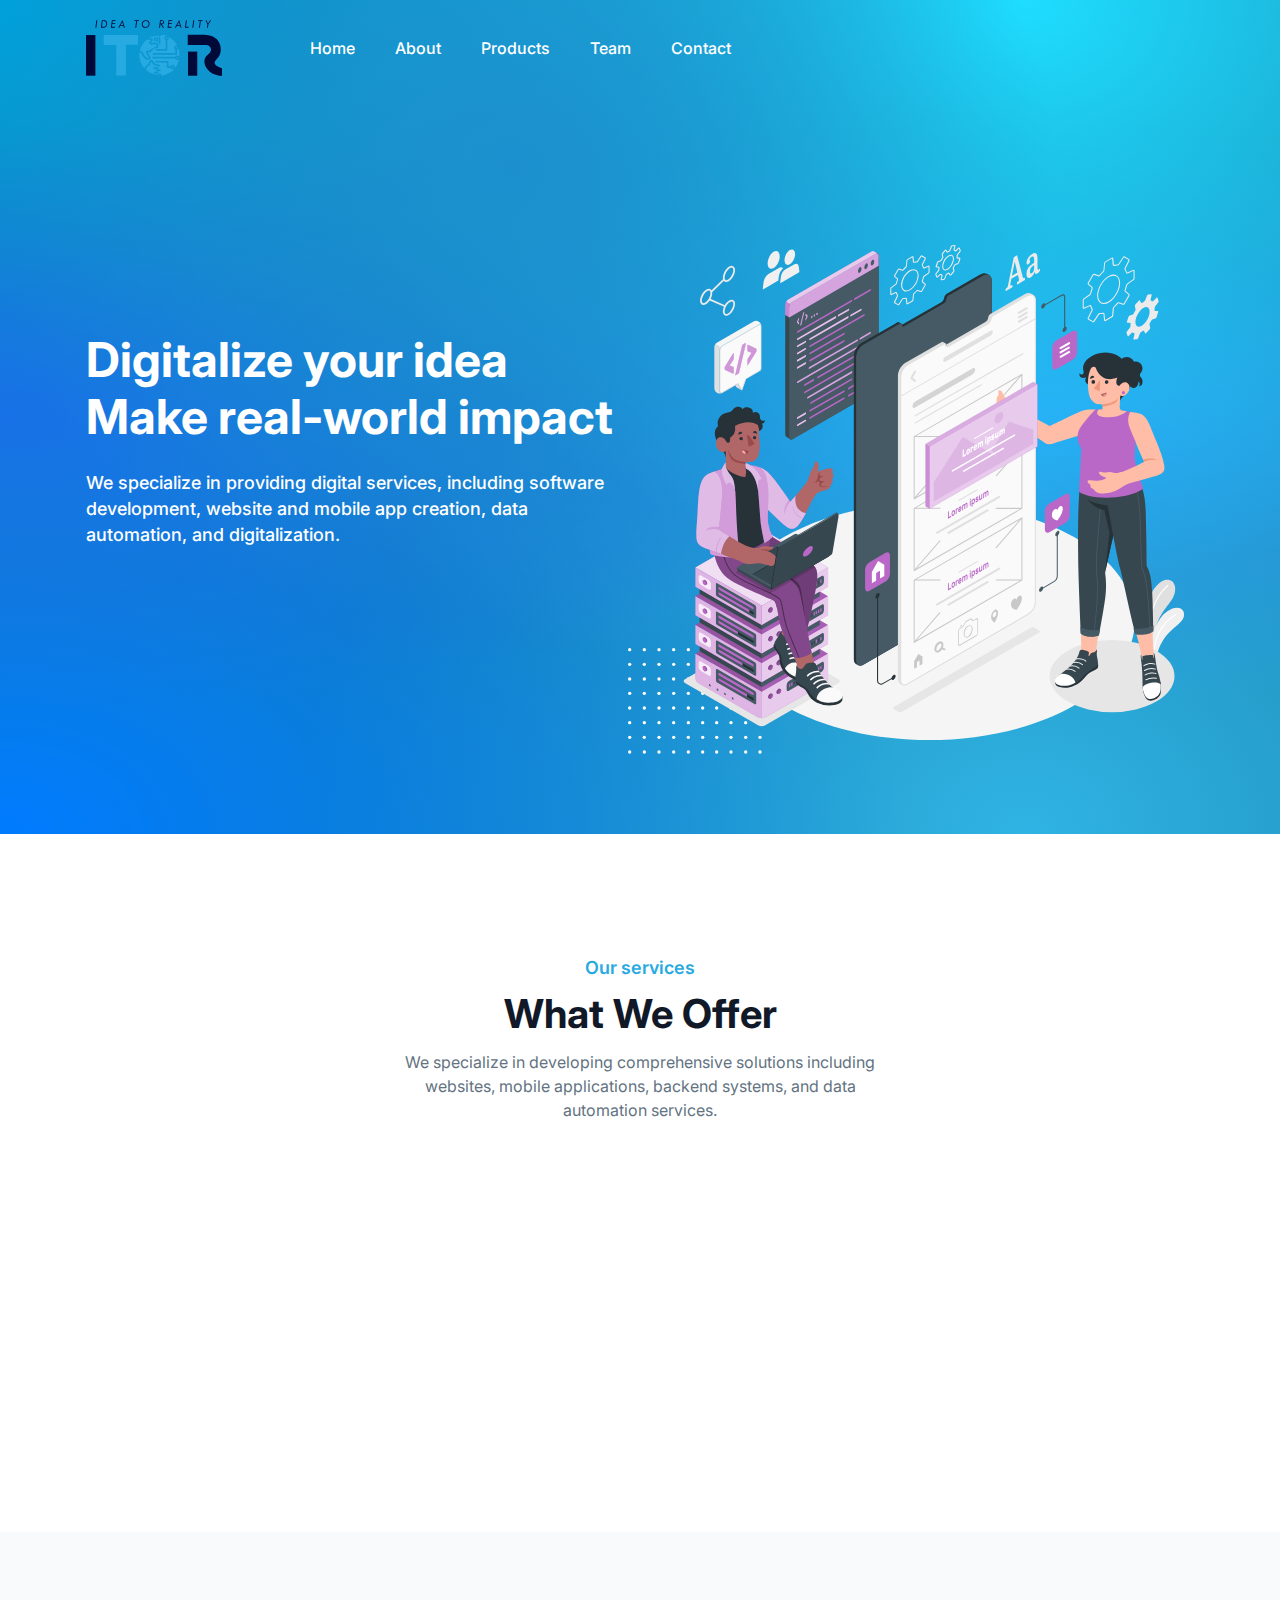
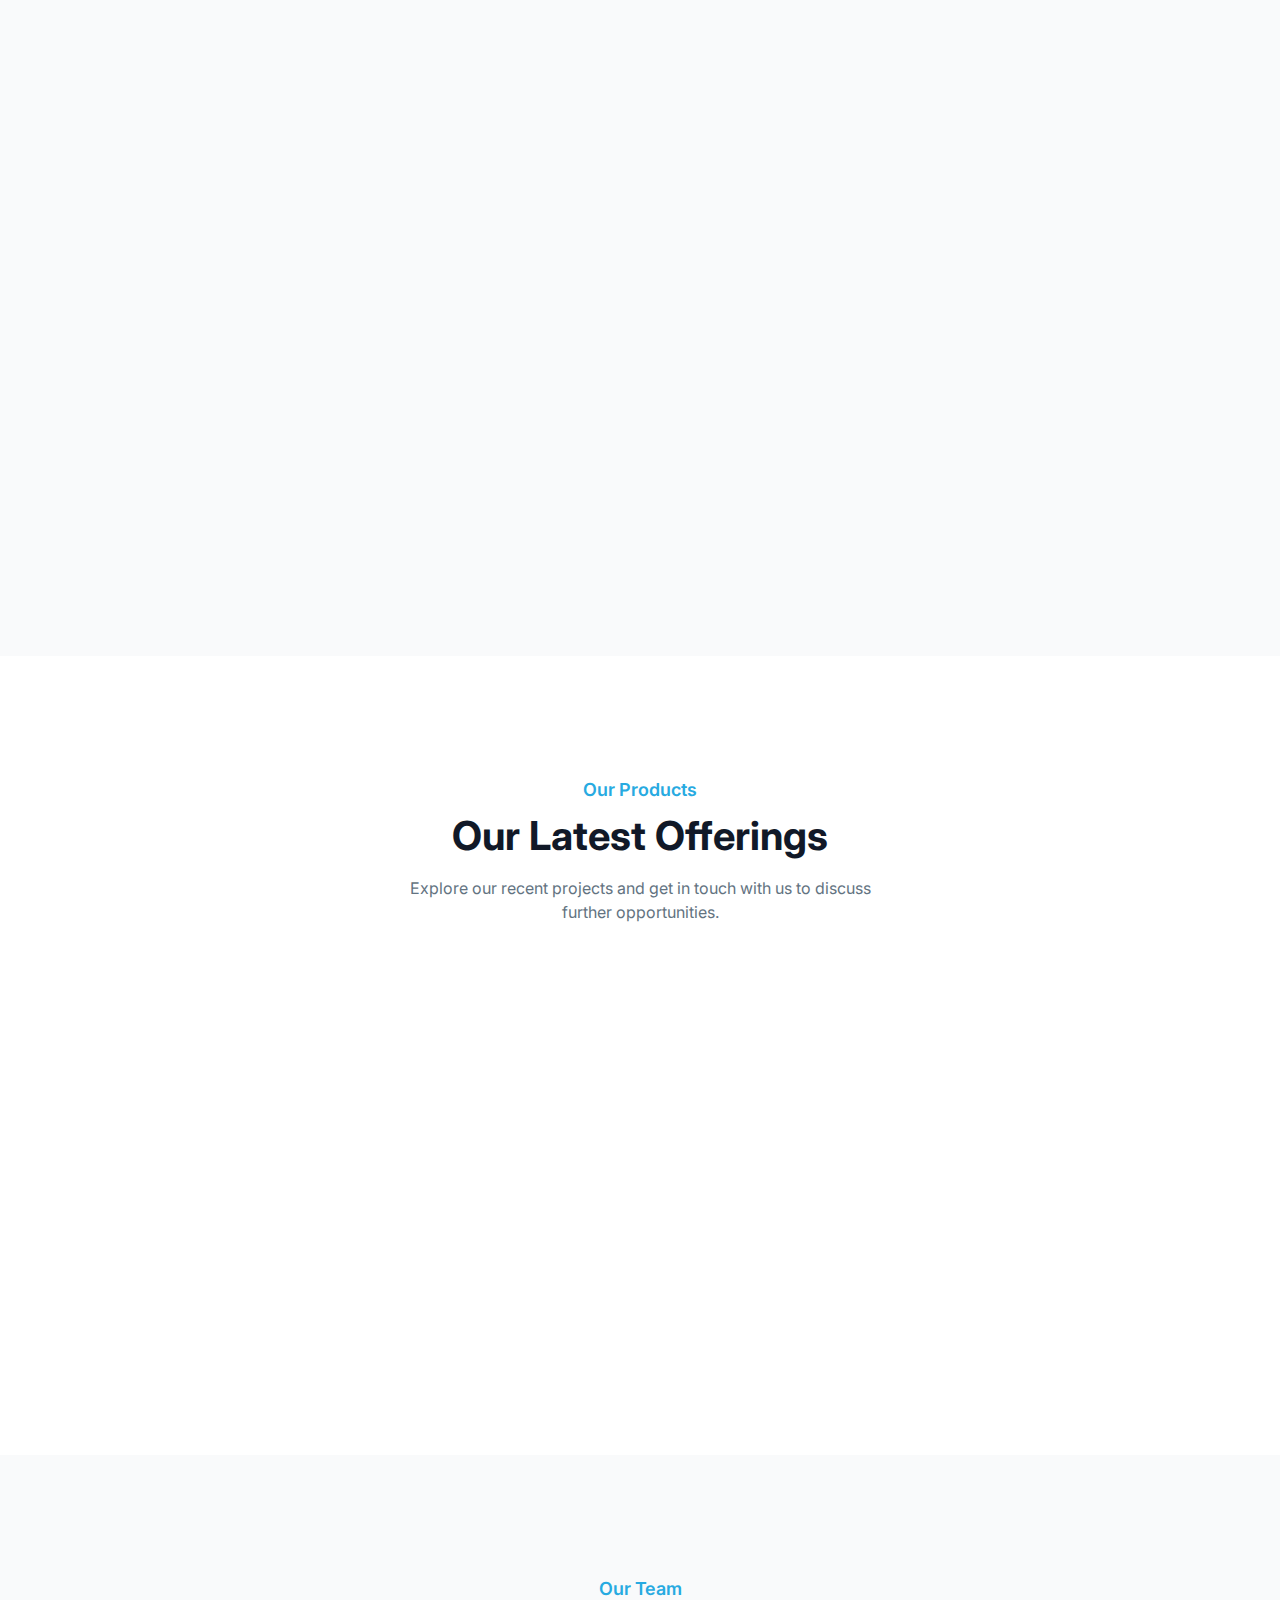
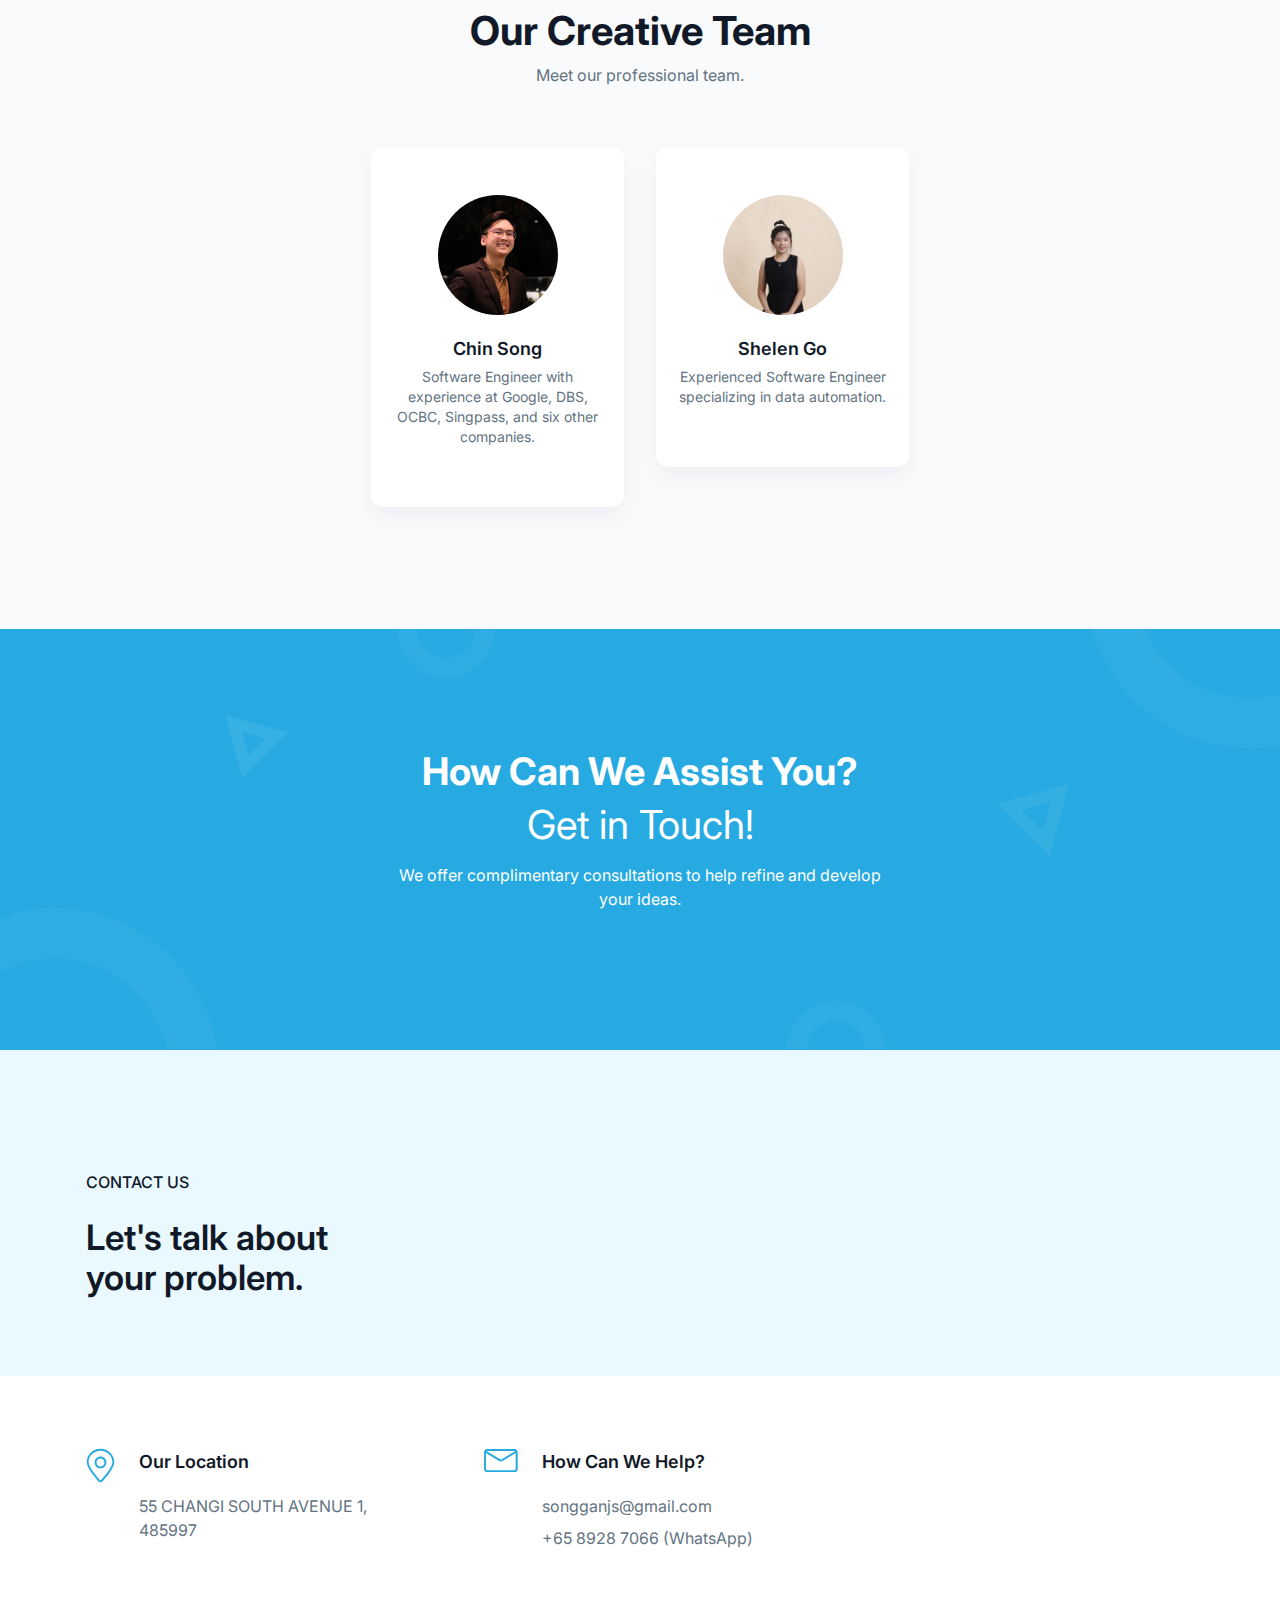
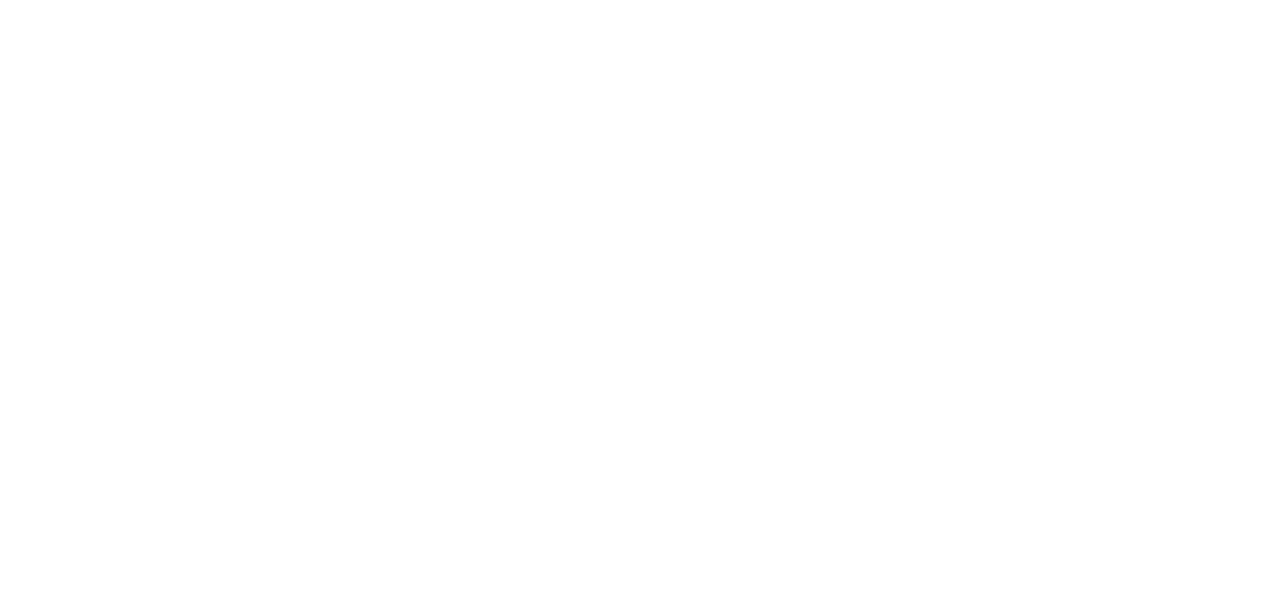
<file: index.html>
<!doctype html>
<html lang="en" class="scroll-smooth">
  <head>
    <meta charset="UTF-8" />
    <meta http-equiv="X-UA-Compatible" content="IE=edge" />
    <meta name="viewport" content="width=device-width, initial-scale=1.0" />
    <title>Idea to Reality</title>
    <link
      rel="shortcut icon"
      href="assets/images/favicon.png"
      type="image/x-icon"
    />
    <link rel="stylesheet" href="assets/css/swiper-bundle.min.css" />
    <link rel="stylesheet" href="assets/css/animate.css" />
    <link rel="stylesheet" href="assets/css/tailwind.css" />
    <meta
      name="description"
      content="I To R offers web and mobile app development, data automation, and cloud hosting services. Our frontend and backend use React, Next.js, PHP, Laravel, Express.js, React Native, Flutter, Java, JavaScript, TypeScript, Ruby on Rails, HTML, CSS, Tailwind. We are located in Singapore. We help to host your application on AWS, Google Cloud, Azure, Oracle and more cloud services of your choice. Based in Singapore with 3 years of experience."
    />
    <meta name="author" content="I To R" />
    <meta
      name="keywords"
      content="web development, mobile app development, data automation, cloud hosting, React, Next.js, Laravel, Singapore"
    />

    <!-- ==== WOW JS ==== -->
    <script src="assets/js/wow.min.js"></script>
    <script>
      new WOW().init();
    </script>

    <style>
      #home {
        background-color: hsla(197, 75%, 38%, 1);
        background-image: radial-gradient(
            at 40% 20%,
            hsla(201, 76%, 46%, 1) 0px,
            transparent 50%
          ),
          radial-gradient(
            at 80% 0%,
            hsla(189, 100%, 56%, 1) 0px,
            transparent 50%
          ),
          radial-gradient(
            at 0% 50%,
            hsla(214, 81%, 50%, 1) 0px,
            transparent 50%
          ),
          radial-gradient(
            at 80% 50%,
            hsla(205, 90%, 56%, 1) 0px,
            transparent 50%
          ),
          radial-gradient(
            at 0% 100%,
            hsla(211, 100%, 50%, 1) 0px,
            transparent 50%
          ),
          radial-gradient(
            at 80% 100%,
            hsla(196, 77%, 54%, 1) 0px,
            transparent 50%
          ),
          radial-gradient(
            at 0% 0%,
            hsla(196, 100%, 43%, 1) 0px,
            transparent 50%
          );
      }
    </style>
  </head>

  <body>
    <!-- ====== Navbar Section Start -->
    <div
      class="ud-header absolute left-0 top-0 z-40 flex w-full items-center bg-transparent py-3"
    >
      <div class="container">
        <div class="relative -mx-4 flex items-center justify-between">
          <div class="w-48 max-w-full px-4">
            <a href="index.html" class="navbar-logo block w-full">
              <img
                src="assets/images/logo/logo-white.svg"
                alt="logo"
                class="header-logo w-full"
              />
            </a>
          </div>
          <div class="flex w-full items-center justify-between px-4">
            <div>
              <button
                id="navbarToggler"
                class="absolute right-4 top-1/2 block -translate-y-1/2 rounded-lg px-3 py-[6px] ring-primary focus:ring-2 lg:hidden"
              >
                <span
                  class="relative my-[6px] block h-[2px] w-[30px] bg-white"
                ></span>
                <span
                  class="relative my-[6px] block h-[2px] w-[30px] bg-white"
                ></span>
                <span
                  class="relative my-[6px] block h-[2px] w-[30px] bg-white"
                ></span>
              </button>
              <nav
                id="navbarCollapse"
                class="absolute right-4 top-full hidden w-full max-w-[250px] rounded-lg bg-white py-5 shadow-lg dark:bg-dark-2 lg:static lg:block lg:w-full lg:max-w-full lg:bg-transparent lg:px-4 lg:py-0 lg:shadow-none dark:lg:bg-transparent xl:px-6"
              >
                <ul class="blcok lg:flex 2xl:ml-20">
                  <li class="group relative">
                    <a
                      href="#home"
                      class="ud-menu-scroll mx-8 flex py-2 text-base font-medium text-dark group-hover:text-primary dark:text-white lg:mr-0 lg:inline-flex lg:px-0 lg:py-6 lg:text-white lg:group-hover:text-white lg:group-hover:opacity-70"
                    >
                      Home
                    </a>
                  </li>
                  <li class="group relative">
                    <a
                      href="#about"
                      class="ud-menu-scroll mx-8 flex py-2 text-base font-medium text-dark group-hover:text-primary dark:text-white lg:ml-7 lg:mr-0 lg:inline-flex lg:px-0 lg:py-6 lg:text-white lg:group-hover:text-white lg:group-hover:opacity-70 xl:ml-10"
                    >
                      About
                    </a>
                  </li>
                  <li class="group relative">
                    <a
                      href="#product"
                      class="ud-menu-scroll mx-8 flex py-2 text-base font-medium text-dark group-hover:text-primary dark:text-white lg:ml-7 lg:mr-0 lg:inline-flex lg:px-0 lg:py-6 lg:text-white lg:group-hover:text-white lg:group-hover:opacity-70 xl:ml-10"
                    >
                      Products
                    </a>
                  </li>
                  <!-- <li class="group relative">
                    <a
                      href="#pricing"
                      class="ud-menu-scroll mx-8 flex py-2 text-base font-medium text-dark group-hover:text-primary dark:text-white lg:ml-7 lg:mr-0 lg:inline-flex lg:px-0 lg:py-6 lg:text-white lg:group-hover:text-white lg:group-hover:opacity-70 xl:ml-10"
                    >
                      Pricing
                    </a>
                  </li> -->
                  <li class="group relative">
                    <a
                      href="#team"
                      class="ud-menu-scroll mx-8 flex py-2 text-base font-medium text-dark group-hover:text-primary dark:text-white lg:ml-7 lg:mr-0 lg:inline-flex lg:px-0 lg:py-6 lg:text-white lg:group-hover:text-white lg:group-hover:opacity-70 xl:ml-10"
                    >
                      Team
                    </a>
                  </li>
                  <li class="group relative">
                    <a
                      href="#contact"
                      class="ud-menu-scroll mx-8 flex py-2 text-base font-medium text-dark group-hover:text-primary dark:text-white lg:ml-7 lg:mr-0 lg:inline-flex lg:px-0 lg:py-6 lg:text-white lg:group-hover:text-white lg:group-hover:opacity-70 xl:ml-10"
                    >
                      Contact
                    </a>
                  </li>
                  <!-- <li class="submenu-item group relative">
                    <a
                      href="javascript:void(0)"
                      class="relative mx-8 flex items-center justify-between py-2 text-base font-medium text-dark group-hover:text-primary dark:text-white lg:ml-8 lg:mr-0 lg:inline-flex lg:py-6 lg:pl-0 lg:pr-4 lg:text-white lg:group-hover:text-white lg:group-hover:opacity-70 xl:ml-10"
                    >
                      Pages

                      <svg
                        class="ml-2 fill-current"
                        width="16"
                        height="20"
                        viewBox="0 0 16 20"
                        fill="none"
                        xmlns="http://www.w3.org/2000/svg"
                      >
                        <path
                          d="M7.99999 14.9C7.84999 14.9 7.72499 14.85 7.59999 14.75L1.84999 9.10005C1.62499 8.87505 1.62499 8.52505 1.84999 8.30005C2.07499 8.07505 2.42499 8.07505 2.64999 8.30005L7.99999 13.525L13.35 8.25005C13.575 8.02505 13.925 8.02505 14.15 8.25005C14.375 8.47505 14.375 8.82505 14.15 9.05005L8.39999 14.7C8.27499 14.825 8.14999 14.9 7.99999 14.9Z"
                        />
                      </svg>
                    </a>
                    <div
                      class="submenu relative left-0 top-full hidden w-[250px] rounded-sm bg-white p-4 transition-[top] duration-300 group-hover:opacity-100 dark:bg-dark-2 lg:invisible lg:absolute lg:top-[110%] lg:block lg:opacity-0 lg:shadow-lg lg:group-hover:visible lg:group-hover:top-full"
                    >
                      <a
                        href="about.html"
                        class="block rounded px-4 py-[10px] text-sm text-body-color hover:text-primary dark:text-dark-6 dark:hover:text-primary"
                      >
                        About Page
                      </a>
                      <a
                        href="pricing.html"
                        class="block rounded px-4 py-[10px] text-sm text-body-color hover:text-primary dark:text-dark-6 dark:hover:text-primary"
                      >
                        Pricing Page
                      </a>
                      <a
                        href="contact.html"
                        class="block rounded px-4 py-[10px] text-sm text-body-color hover:text-primary dark:text-dark-6 dark:hover:text-primary"
                      >
                        Contact Page
                      </a>
                      <a
                        href="blog-grids.html"
                        class="block rounded px-4 py-[10px] text-sm text-body-color hover:text-primary dark:text-dark-6 dark:hover:text-primary"
                      >
                        Blog Grid Page
                      </a>
                      <a
                        href="blog-details.html"
                        class="block rounded px-4 py-[10px] text-sm text-body-color hover:text-primary dark:text-dark-6 dark:hover:text-primary"
                      >
                        Blog Details Page
                      </a>
                      <a
                        href="signup.html"
                        class="block rounded px-4 py-[10px] text-sm text-body-color hover:text-primary dark:text-dark-6 dark:hover:text-primary"
                      >
                        Sign Up Page
                      </a>
                      <a
                        href="signin.html"
                        class="block rounded px-4 py-[10px] text-sm text-body-color hover:text-primary dark:text-dark-6 dark:hover:text-primary"
                      >
                        Sign In Page
                      </a>
                      <a
                        href="404.html"
                        class="block rounded px-4 py-[10px] text-sm text-body-color hover:text-primary dark:text-dark-6 dark:hover:text-primary"
                      >
                        404 Page
                      </a>
                    </div>
                  </li> -->
                </ul>
              </nav>
            </div>
          </div>
        </div>
      </div>
    </div>
    <!-- ====== Navbar Section End -->

    <!-- ====== Hero Section Start -->
    <div
      id="home"
      class="relative overflow-hidden pt-[120px] md:pt-[130px] lg:pt-[160px]"
    >
      <div class="container pb-10 md:pb-20">
        <div class="-mx-4 flex items-center flex-col md:flex-row md:gap-4">
          <div class="w-full px-4 flex-1">
            <div
              class="hero-content wow fadeInUp mx-auto max-w-[780px] text-left"
              data-wow-delay=".2s"
            >
              <h1
                class="mb-6 text-3xl font-bold leading-snug text-white sm:text-4xl sm:leading-snug lg:text-5xl lg:leading-[1.2]"
              >
                Digitalize your idea <br />
                Make real-world impact
              </h1>
              <p
                class="mb-9 max-w-[600px] text-base font-medium text-white sm:text-lg sm:leading-[1.44]"
              >
                We specialize in providing digital services, including software
                development, website and mobile app creation, data automation,
                and digitalization.
              </p>
            </div>
          </div>

          <div class="w-full px-4 max-w-[300px] md:max-w-[600px] flex-1">
            <div
              class="wow fadeInUp relative z-10 mx-auto max-w-[845px] cursor-default"
              data-wow-delay=".25s"
            >
              <div class="mt-16">
                <a
                  href="https://storyset.com/illustration/app-development/amico"
                  style="cursor: default"
                >
                  <img
                    src="assets/images/hero/mobile.svg"
                    alt="hero"
                    class="mx-auto max-w-full rounded-t-xl rounded-tr-xl"
                  />
                </a>
              </div>
              <div class="absolute -left-9 bottom-0 z-[-1]">
                <svg
                  width="134"
                  height="106"
                  viewBox="0 0 134 106"
                  fill="none"
                  xmlns="http://www.w3.org/2000/svg"
                >
                  <circle
                    cx="1.66667"
                    cy="104"
                    r="1.66667"
                    transform="rotate(-90 1.66667 104)"
                    fill="white"
                  />
                  <circle
                    cx="16.3333"
                    cy="104"
                    r="1.66667"
                    transform="rotate(-90 16.3333 104)"
                    fill="white"
                  />
                  <circle
                    cx="31"
                    cy="104"
                    r="1.66667"
                    transform="rotate(-90 31 104)"
                    fill="white"
                  />
                  <circle
                    cx="45.6667"
                    cy="104"
                    r="1.66667"
                    transform="rotate(-90 45.6667 104)"
                    fill="white"
                  />
                  <circle
                    cx="60.3333"
                    cy="104"
                    r="1.66667"
                    transform="rotate(-90 60.3333 104)"
                    fill="white"
                  />
                  <circle
                    cx="88.6667"
                    cy="104"
                    r="1.66667"
                    transform="rotate(-90 88.6667 104)"
                    fill="white"
                  />
                  <circle
                    cx="117.667"
                    cy="104"
                    r="1.66667"
                    transform="rotate(-90 117.667 104)"
                    fill="white"
                  />
                  <circle
                    cx="74.6667"
                    cy="104"
                    r="1.66667"
                    transform="rotate(-90 74.6667 104)"
                    fill="white"
                  />
                  <circle
                    cx="103"
                    cy="104"
                    r="1.66667"
                    transform="rotate(-90 103 104)"
                    fill="white"
                  />
                  <circle
                    cx="132"
                    cy="104"
                    r="1.66667"
                    transform="rotate(-90 132 104)"
                    fill="white"
                  />
                  <circle
                    cx="1.66667"
                    cy="89.3333"
                    r="1.66667"
                    transform="rotate(-90 1.66667 89.3333)"
                    fill="white"
                  />
                  <circle
                    cx="16.3333"
                    cy="89.3333"
                    r="1.66667"
                    transform="rotate(-90 16.3333 89.3333)"
                    fill="white"
                  />
                  <circle
                    cx="31"
                    cy="89.3333"
                    r="1.66667"
                    transform="rotate(-90 31 89.3333)"
                    fill="white"
                  />
                  <circle
                    cx="45.6667"
                    cy="89.3333"
                    r="1.66667"
                    transform="rotate(-90 45.6667 89.3333)"
                    fill="white"
                  />
                  <circle
                    cx="60.3333"
                    cy="89.3338"
                    r="1.66667"
                    transform="rotate(-90 60.3333 89.3338)"
                    fill="white"
                  />
                  <circle
                    cx="88.6667"
                    cy="89.3338"
                    r="1.66667"
                    transform="rotate(-90 88.6667 89.3338)"
                    fill="white"
                  />
                  <circle
                    cx="117.667"
                    cy="89.3338"
                    r="1.66667"
                    transform="rotate(-90 117.667 89.3338)"
                    fill="white"
                  />
                  <circle
                    cx="74.6667"
                    cy="89.3338"
                    r="1.66667"
                    transform="rotate(-90 74.6667 89.3338)"
                    fill="white"
                  />
                  <circle
                    cx="103"
                    cy="89.3338"
                    r="1.66667"
                    transform="rotate(-90 103 89.3338)"
                    fill="white"
                  />
                  <circle
                    cx="132"
                    cy="89.3338"
                    r="1.66667"
                    transform="rotate(-90 132 89.3338)"
                    fill="white"
                  />
                  <circle
                    cx="1.66667"
                    cy="74.6673"
                    r="1.66667"
                    transform="rotate(-90 1.66667 74.6673)"
                    fill="white"
                  />
                  <circle
                    cx="1.66667"
                    cy="31.0003"
                    r="1.66667"
                    transform="rotate(-90 1.66667 31.0003)"
                    fill="white"
                  />
                  <circle
                    cx="16.3333"
                    cy="74.6668"
                    r="1.66667"
                    transform="rotate(-90 16.3333 74.6668)"
                    fill="white"
                  />
                  <circle
                    cx="16.3333"
                    cy="31.0003"
                    r="1.66667"
                    transform="rotate(-90 16.3333 31.0003)"
                    fill="white"
                  />
                  <circle
                    cx="31"
                    cy="74.6668"
                    r="1.66667"
                    transform="rotate(-90 31 74.6668)"
                    fill="white"
                  />
                  <circle
                    cx="31"
                    cy="31.0003"
                    r="1.66667"
                    transform="rotate(-90 31 31.0003)"
                    fill="white"
                  />
                  <circle
                    cx="45.6667"
                    cy="74.6668"
                    r="1.66667"
                    transform="rotate(-90 45.6667 74.6668)"
                    fill="white"
                  />
                  <circle
                    cx="45.6667"
                    cy="31.0003"
                    r="1.66667"
                    transform="rotate(-90 45.6667 31.0003)"
                    fill="white"
                  />
                  <circle
                    cx="60.3333"
                    cy="74.6668"
                    r="1.66667"
                    transform="rotate(-90 60.3333 74.6668)"
                    fill="white"
                  />
                  <circle
                    cx="60.3333"
                    cy="31.0001"
                    r="1.66667"
                    transform="rotate(-90 60.3333 31.0001)"
                    fill="white"
                  />
                  <circle
                    cx="88.6667"
                    cy="74.6668"
                    r="1.66667"
                    transform="rotate(-90 88.6667 74.6668)"
                    fill="white"
                  />
                  <circle
                    cx="88.6667"
                    cy="31.0001"
                    r="1.66667"
                    transform="rotate(-90 88.6667 31.0001)"
                    fill="white"
                  />
                  <circle
                    cx="117.667"
                    cy="74.6668"
                    r="1.66667"
                    transform="rotate(-90 117.667 74.6668)"
                    fill="white"
                  />
                  <circle
                    cx="117.667"
                    cy="31.0001"
                    r="1.66667"
                    transform="rotate(-90 117.667 31.0001)"
                    fill="white"
                  />
                  <circle
                    cx="74.6667"
                    cy="74.6668"
                    r="1.66667"
                    transform="rotate(-90 74.6667 74.6668)"
                    fill="white"
                  />
                  <circle
                    cx="74.6667"
                    cy="31.0001"
                    r="1.66667"
                    transform="rotate(-90 74.6667 31.0001)"
                    fill="white"
                  />
                  <circle
                    cx="103"
                    cy="74.6668"
                    r="1.66667"
                    transform="rotate(-90 103 74.6668)"
                    fill="white"
                  />
                  <circle
                    cx="103"
                    cy="31.0001"
                    r="1.66667"
                    transform="rotate(-90 103 31.0001)"
                    fill="white"
                  />
                  <circle
                    cx="132"
                    cy="74.6668"
                    r="1.66667"
                    transform="rotate(-90 132 74.6668)"
                    fill="white"
                  />
                  <circle
                    cx="132"
                    cy="31.0001"
                    r="1.66667"
                    transform="rotate(-90 132 31.0001)"
                    fill="white"
                  />
                  <circle
                    cx="1.66667"
                    cy="60.0003"
                    r="1.66667"
                    transform="rotate(-90 1.66667 60.0003)"
                    fill="white"
                  />
                  <circle
                    cx="1.66667"
                    cy="16.3336"
                    r="1.66667"
                    transform="rotate(-90 1.66667 16.3336)"
                    fill="white"
                  />
                  <circle
                    cx="16.3333"
                    cy="60.0003"
                    r="1.66667"
                    transform="rotate(-90 16.3333 60.0003)"
                    fill="white"
                  />
                  <circle
                    cx="16.3333"
                    cy="16.3336"
                    r="1.66667"
                    transform="rotate(-90 16.3333 16.3336)"
                    fill="white"
                  />
                  <circle
                    cx="31"
                    cy="60.0003"
                    r="1.66667"
                    transform="rotate(-90 31 60.0003)"
                    fill="white"
                  />
                  <circle
                    cx="31"
                    cy="16.3336"
                    r="1.66667"
                    transform="rotate(-90 31 16.3336)"
                    fill="white"
                  />
                  <circle
                    cx="45.6667"
                    cy="60.0003"
                    r="1.66667"
                    transform="rotate(-90 45.6667 60.0003)"
                    fill="white"
                  />
                  <circle
                    cx="45.6667"
                    cy="16.3336"
                    r="1.66667"
                    transform="rotate(-90 45.6667 16.3336)"
                    fill="white"
                  />
                  <circle
                    cx="60.3333"
                    cy="60.0003"
                    r="1.66667"
                    transform="rotate(-90 60.3333 60.0003)"
                    fill="white"
                  />
                  <circle
                    cx="60.3333"
                    cy="16.3336"
                    r="1.66667"
                    transform="rotate(-90 60.3333 16.3336)"
                    fill="white"
                  />
                  <circle
                    cx="88.6667"
                    cy="60.0003"
                    r="1.66667"
                    transform="rotate(-90 88.6667 60.0003)"
                    fill="white"
                  />
                  <circle
                    cx="88.6667"
                    cy="16.3336"
                    r="1.66667"
                    transform="rotate(-90 88.6667 16.3336)"
                    fill="white"
                  />
                  <circle
                    cx="117.667"
                    cy="60.0003"
                    r="1.66667"
                    transform="rotate(-90 117.667 60.0003)"
                    fill="white"
                  />
                  <circle
                    cx="117.667"
                    cy="16.3336"
                    r="1.66667"
                    transform="rotate(-90 117.667 16.3336)"
                    fill="white"
                  />
                  <circle
                    cx="74.6667"
                    cy="60.0003"
                    r="1.66667"
                    transform="rotate(-90 74.6667 60.0003)"
                    fill="white"
                  />
                  <circle
                    cx="74.6667"
                    cy="16.3336"
                    r="1.66667"
                    transform="rotate(-90 74.6667 16.3336)"
                    fill="white"
                  />
                  <circle
                    cx="103"
                    cy="60.0003"
                    r="1.66667"
                    transform="rotate(-90 103 60.0003)"
                    fill="white"
                  />
                  <circle
                    cx="103"
                    cy="16.3336"
                    r="1.66667"
                    transform="rotate(-90 103 16.3336)"
                    fill="white"
                  />
                  <circle
                    cx="132"
                    cy="60.0003"
                    r="1.66667"
                    transform="rotate(-90 132 60.0003)"
                    fill="white"
                  />
                  <circle
                    cx="132"
                    cy="16.3336"
                    r="1.66667"
                    transform="rotate(-90 132 16.3336)"
                    fill="white"
                  />
                  <circle
                    cx="1.66667"
                    cy="45.3336"
                    r="1.66667"
                    transform="rotate(-90 1.66667 45.3336)"
                    fill="white"
                  />
                  <circle
                    cx="1.66667"
                    cy="1.66683"
                    r="1.66667"
                    transform="rotate(-90 1.66667 1.66683)"
                    fill="white"
                  />
                  <circle
                    cx="16.3333"
                    cy="45.3336"
                    r="1.66667"
                    transform="rotate(-90 16.3333 45.3336)"
                    fill="white"
                  />
                  <circle
                    cx="16.3333"
                    cy="1.66683"
                    r="1.66667"
                    transform="rotate(-90 16.3333 1.66683)"
                    fill="white"
                  />
                  <circle
                    cx="31"
                    cy="45.3336"
                    r="1.66667"
                    transform="rotate(-90 31 45.3336)"
                    fill="white"
                  />
                  <circle
                    cx="31"
                    cy="1.66683"
                    r="1.66667"
                    transform="rotate(-90 31 1.66683)"
                    fill="white"
                  />
                  <circle
                    cx="45.6667"
                    cy="45.3336"
                    r="1.66667"
                    transform="rotate(-90 45.6667 45.3336)"
                    fill="white"
                  />
                  <circle
                    cx="45.6667"
                    cy="1.66683"
                    r="1.66667"
                    transform="rotate(-90 45.6667 1.66683)"
                    fill="white"
                  />
                  <circle
                    cx="60.3333"
                    cy="45.3338"
                    r="1.66667"
                    transform="rotate(-90 60.3333 45.3338)"
                    fill="white"
                  />
                  <circle
                    cx="60.3333"
                    cy="1.66707"
                    r="1.66667"
                    transform="rotate(-90 60.3333 1.66707)"
                    fill="white"
                  />
                  <circle
                    cx="88.6667"
                    cy="45.3338"
                    r="1.66667"
                    transform="rotate(-90 88.6667 45.3338)"
                    fill="white"
                  />
                  <circle
                    cx="88.6667"
                    cy="1.66707"
                    r="1.66667"
                    transform="rotate(-90 88.6667 1.66707)"
                    fill="white"
                  />
                  <circle
                    cx="117.667"
                    cy="45.3338"
                    r="1.66667"
                    transform="rotate(-90 117.667 45.3338)"
                    fill="white"
                  />
                  <circle
                    cx="117.667"
                    cy="1.66707"
                    r="1.66667"
                    transform="rotate(-90 117.667 1.66707)"
                    fill="white"
                  />
                  <circle
                    cx="74.6667"
                    cy="45.3338"
                    r="1.66667"
                    transform="rotate(-90 74.6667 45.3338)"
                    fill="white"
                  />
                  <circle
                    cx="74.6667"
                    cy="1.66707"
                    r="1.66667"
                    transform="rotate(-90 74.6667 1.66707)"
                    fill="white"
                  />
                  <circle
                    cx="103"
                    cy="45.3338"
                    r="1.66667"
                    transform="rotate(-90 103 45.3338)"
                    fill="white"
                  />
                  <circle
                    cx="103"
                    cy="1.66707"
                    r="1.66667"
                    transform="rotate(-90 103 1.66707)"
                    fill="white"
                  />
                  <circle
                    cx="132"
                    cy="45.3338"
                    r="1.66667"
                    transform="rotate(-90 132 45.3338)"
                    fill="white"
                  />
                  <circle
                    cx="132"
                    cy="1.66707"
                    r="1.66667"
                    transform="rotate(-90 132 1.66707)"
                    fill="white"
                  />
                </svg>
              </div>
            </div>
          </div>
        </div>
      </div>
    </div>
    <!-- ====== Hero Section End -->

    <!-- ====== Features Section Start -->
    <section class="pb-8 pt-20 dark:bg-dark lg:pb-[70px] lg:pt-[120px]">
      <div class="container">
        <div class="-mx-4 flex flex-wrap">
          <div class="w-full px-4">
            <div class="mx-auto mb-12 max-w-[485px] text-center lg:mb-[70px]">
              <span class="mb-2 block text-lg font-semibold text-primary">
                Our services
              </span>
              <h2
                class="mb-3 text-3xl font-bold text-dark dark:text-white sm:text-4xl md:text-[40px] md:leading-[1.2]"
              >
                What We Offer
              </h2>
              <p class="text-base text-body-color dark:text-dark-6">
                We specialize in developing comprehensive solutions including
                websites, mobile applications, backend systems, and data
                automation services.
              </p>
            </div>
          </div>
        </div>
        <div class="-mx-4 flex flex-wrap">
          <div class="w-full px-4 md:w-1/2 lg:w-1/4">
            <div class="wow fadeInUp group mb-12" data-wow-delay=".1s">
              <div
                class="relative z-10 mb-10 flex h-[70px] w-[70px] items-center justify-center rounded-[14px] bg-primary"
              >
                <span
                  class="absolute left-0 top-0 -z-[1] mb-8 flex h-[70px] w-[70px] rotate-[25deg] items-center justify-center rounded-[14px] bg-primary bg-opacity-20 duration-300 group-hover:rotate-45"
                ></span>
                <svg
                  width="36"
                  height="36"
                  viewBox="0 0 36 36"
                  fill="none"
                  xmlns="http://www.w3.org/2000/svg"
                >
                  <path
                    d="M30.5998 1.01245H5.39981C2.98105 1.01245 0.956055 2.9812 0.956055 5.4562V30.6562C0.956055 33.075 2.9248 35.0437 5.39981 35.0437H30.5998C33.0186 35.0437 34.9873 33.075 34.9873 30.6562V5.39995C34.9873 2.9812 33.0186 1.01245 30.5998 1.01245ZM5.39981 3.48745H30.5998C31.6123 3.48745 32.4561 4.3312 32.4561 5.39995V11.1937H3.4873V5.39995C3.4873 4.38745 4.38731 3.48745 5.39981 3.48745ZM3.4873 30.6V13.725H23.0623V32.5125H5.39981C4.38731 32.5125 3.4873 31.6125 3.4873 30.6ZM30.5998 32.5125H25.5373V13.725H32.4561V30.6C32.5123 31.6125 31.6123 32.5125 30.5998 32.5125Z"
                    fill="white"
                  />
                </svg>
              </div>
              <h4 class="mb-3 text-xl font-bold text-dark dark:text-white">
                Website Development
              </h4>
              <p class="mb-8 text-body-color dark:text-dark-6 lg:mb-9">
                Building high-performance websites tailored to your business
                needs.
              </p>
            </div>
          </div>
          <div class="w-full px-4 md:w-1/2 lg:w-1/4">
            <div class="wow fadeInUp group mb-12" data-wow-delay=".15s">
              <div
                class="relative z-10 mb-10 flex h-[70px] w-[70px] items-center justify-center rounded-[14px] bg-primary"
              >
                <span
                  class="absolute left-0 top-0 -z-[1] mb-8 flex h-[70px] w-[70px] rotate-[25deg] items-center justify-center rounded-[14px] bg-primary bg-opacity-20 duration-300 group-hover:rotate-45"
                ></span>
                <svg
                  width="42"
                  height="42"
                  viewBox="0 0 24 24"
                  fill="none"
                  xmlns="http://www.w3.org/2000/svg"
                >
                  <path
                    xmlns="http://www.w3.org/2000/svg"
                    d="M15 22.75H9C8.00544 22.75 7.05161 22.3549 6.34835 21.6517C5.64509 20.9484 5.25 19.9946 5.25 19V5C5.25 4.00544 5.64509 3.05161 6.34835 2.34835C7.05161 1.64509 8.00544 1.25 9 1.25H15C15.9946 1.25 16.9484 1.64509 17.6517 2.34835C18.3549 3.05161 18.75 4.00544 18.75 5V19C18.75 19.9946 18.3549 20.9484 17.6517 21.6517C16.9484 22.3549 15.9946 22.75 15 22.75ZM9 2.75C8.40326 2.75 7.83097 2.98705 7.40901 3.40901C6.98705 3.83097 6.75 4.40326 6.75 5V19C6.75 19.5967 6.98705 20.169 7.40901 20.591C7.83097 21.0129 8.40326 21.25 9 21.25H15C15.5967 21.25 16.169 21.0129 16.591 20.591C17.0129 20.169 17.25 19.5967 17.25 19V5C17.25 4.40326 17.0129 3.83097 16.591 3.40901C16.169 2.98705 15.5967 2.75 15 2.75H9Z"
                    fill="white"
                  />
                  <path
                    xmlns="http://www.w3.org/2000/svg"
                    d="M13 19.75H11C10.8011 19.75 10.6103 19.671 10.4697 19.5303C10.329 19.3897 10.25 19.1989 10.25 19C10.25 18.8011 10.329 18.6103 10.4697 18.4697C10.6103 18.329 10.8011 18.25 11 18.25H13C13.1989 18.25 13.3897 18.329 13.5303 18.4697C13.671 18.6103 13.75 18.8011 13.75 19C13.75 19.1989 13.671 19.3897 13.5303 19.5303C13.3897 19.671 13.1989 19.75 13 19.75Z"
                    fill="white"
                  />
                </svg>
              </div>
              <h4 class="mb-3 text-xl font-bold text-dark dark:text-white">
                Mobile App Development
              </h4>
              <p class="mb-8 text-body-color dark:text-dark-6 lg:mb-9">
                Creating user-friendly mobile apps with robust backend services.
              </p>
            </div>
          </div>
          <div class="w-full px-4 md:w-1/2 lg:w-1/4">
            <div class="wow fadeInUp group mb-12" data-wow-delay=".2s">
              <div
                class="relative z-10 mb-10 flex h-[70px] w-[70px] items-center justify-center rounded-[14px] bg-primary"
              >
                <span
                  class="absolute left-0 top-0 -z-[1] mb-8 flex h-[70px] w-[70px] rotate-[25deg] items-center justify-center rounded-[14px] bg-primary bg-opacity-20 duration-300 group-hover:rotate-45"
                ></span>
                <svg
                  width="37"
                  height="37"
                  viewBox="0 0 37 37"
                  fill="none"
                  xmlns="http://www.w3.org/2000/svg"
                >
                  <path
                    d="M33.5613 21.4677L31.3675 20.1177C30.805 19.7239 30.0175 19.9489 29.6238 20.5114C29.23 21.1302 29.455 21.8614 30.0175 22.2552L31.48 23.2114L18.1488 31.5927L4.76127 23.2114L6.22377 22.2552C6.84252 21.8614 7.01127 21.0739 6.61752 20.5114C6.22377 19.8927 5.43627 19.7239 4.87377 20.1177L2.68002 21.4677C2.11752 21.8614 1.72377 22.4802 1.72377 23.1552C1.72377 23.8302 2.06127 24.5052 2.68002 24.8427L17.08 33.8989C17.4175 34.1239 17.755 34.1802 18.1488 34.1802C18.5425 34.1802 18.88 34.0677 19.2175 33.8989L33.5613 24.8989C34.1238 24.5052 34.5175 23.8864 34.5175 23.2114C34.5175 22.5364 34.18 21.8614 33.5613 21.4677Z"
                    fill="white"
                  />
                  <path
                    d="M20.1175 20.4552L18.1488 21.6364L16.18 20.3989C15.5613 20.0052 14.83 20.2302 14.4363 20.7927C14.0425 21.4114 14.2675 22.1427 14.83 22.5364L17.4738 24.1677C17.6988 24.2802 17.9238 24.3364 18.1488 24.3364C18.3738 24.3364 18.5988 24.2802 18.8238 24.1677L21.4675 22.5364C22.0863 22.1427 22.255 21.3552 21.8613 20.7927C21.4675 20.2302 20.68 20.0614 20.1175 20.4552Z"
                    fill="white"
                  />
                  <path
                    d="M7.74252 18.0927L11.455 20.4552C11.68 20.5677 11.905 20.6239 12.13 20.6239C12.5238 20.6239 12.9738 20.3989 13.1988 20.0052C13.5925 19.3864 13.3675 18.6552 12.805 18.2614L9.09252 15.8989C8.47377 15.5052 7.74252 15.7302 7.34877 16.2927C6.95502 16.9677 7.12377 17.7552 7.74252 18.0927Z"
                    fill="white"
                  />
                  <path
                    d="M5.04252 16.1802C5.43627 16.1802 5.88627 15.9552 6.11127 15.5614C6.50502 14.9427 6.28002 14.2114 5.71752 13.8177L4.81752 13.2552L5.71752 12.6927C6.33627 12.2989 6.50502 11.5114 6.11127 10.9489C5.71752 10.3302 4.93002 10.1614 4.36752 10.5552L1.72377 12.1864C1.33002 12.4114 1.10502 12.8052 1.10502 13.2552C1.10502 13.7052 1.33002 14.0989 1.72377 14.3239L4.36752 15.9552C4.53627 16.1239 4.76127 16.1802 5.04252 16.1802Z"
                    fill="white"
                  />
                  <path
                    d="M8.41752 10.7239C8.64252 10.7239 8.86752 10.6677 9.09252 10.5552L12.805 8.1927C13.4238 7.79895 13.5925 7.01145 13.1988 6.44895C12.805 5.8302 12.0175 5.66145 11.455 6.0552L7.74252 8.4177C7.12377 8.81145 6.95502 9.59895 7.34877 10.1614C7.57377 10.4989 7.96752 10.7239 8.41752 10.7239Z"
                    fill="white"
                  />
                  <path
                    d="M16.18 6.05522L18.1488 4.81772L20.1175 6.05522C20.3425 6.16772 20.5675 6.22397 20.7925 6.22397C21.1863 6.22397 21.6363 5.99897 21.8613 5.60522C22.255 4.98647 22.03 4.25522 21.4675 3.86147L18.8238 2.23022C18.43 1.94897 17.8675 1.94897 17.4738 2.23022L14.83 3.86147C14.2113 4.25522 14.0425 5.04272 14.4363 5.60522C14.83 6.16772 15.6175 6.44897 16.18 6.05522Z"
                    fill="white"
                  />
                  <path
                    d="M23.4925 8.19267L27.205 10.5552C27.43 10.6677 27.655 10.7239 27.88 10.7239C28.2738 10.7239 28.7238 10.4989 28.9488 10.1052C29.3425 9.48642 29.1175 8.75517 28.555 8.36142L24.8425 5.99892C24.28 5.60517 23.4925 5.83017 23.0988 6.39267C22.705 7.01142 22.8738 7.79892 23.4925 8.19267Z"
                    fill="white"
                  />
                  <path
                    d="M34.5738 12.1864L31.93 10.5552C31.3675 10.1614 30.58 10.3864 30.1863 10.9489C29.7925 11.5677 30.0175 12.2989 30.58 12.6927L31.48 13.2552L30.58 13.8177C29.9613 14.2114 29.7925 14.9989 30.1863 15.5614C30.4113 15.9552 30.8613 16.1802 31.255 16.1802C31.48 16.1802 31.705 16.1239 31.93 16.0114L34.5738 14.3802C34.9675 14.1552 35.1925 13.7614 35.1925 13.3114C35.1925 12.8614 34.9675 12.4114 34.5738 12.1864Z"
                    fill="white"
                  />
                  <path
                    d="M24.1675 20.624C24.3925 20.624 24.6175 20.5677 24.8425 20.4552L28.555 18.0927C29.1738 17.699 29.3425 16.9115 28.9488 16.349C28.555 15.7302 27.7675 15.5615 27.205 15.9552L23.4925 18.3177C22.8738 18.7115 22.705 19.499 23.0988 20.0615C23.3238 20.4552 23.7175 20.624 24.1675 20.624Z"
                    fill="white"
                  />
                </svg>
              </div>
              <h4 class="mb-3 text-xl font-bold text-dark dark:text-white">
                UX/UI Design
              </h4>
              <p class="mb-8 text-body-color dark:text-dark-6 lg:mb-9">
                Designing intuitive interfaces that enhance user experience.
              </p>
            </div>
          </div>
          <div class="w-full px-4 md:w-1/2 lg:w-1/4">
            <div class="wow fadeInUp group mb-12" data-wow-delay=".25s">
              <div
                class="relative z-10 mb-10 flex h-[70px] w-[70px] items-center justify-center rounded-[14px] bg-primary"
              >
                <span
                  class="absolute left-0 top-0 -z-[1] mb-8 flex h-[70px] w-[70px] rotate-[25deg] items-center justify-center rounded-[14px] bg-primary bg-opacity-20 duration-300 group-hover:rotate-45"
                ></span>
                <svg
                  width="50"
                  height="50"
                  viewBox="0 0 24 24"
                  fill="none"
                  xmlns="http://www.w3.org/2000/svg"
                >
                  <path
                    xmlns="http://www.w3.org/2000/svg"
                    id="Vector"
                    d="M18 12V17C18 18.6569 15.3137 20 12 20C8.68629 20 6 18.6569 6 17V12M18 12V7M18 12C18 13.6569 15.3137 15 12 15C8.68629 15 6 13.6569 6 12M18 7C18 5.34315 15.3137 4 12 4C8.68629 4 6 5.34315 6 7M18 7C18 8.65685 15.3137 10 12 10C8.68629 10 6 8.65685 6 7M6 12V7"
                    stroke="white"
                    stroke-width="1"
                    stroke-linecap="round"
                    stroke-linejoin="round"
                  />
                </svg>
              </div>
              <h4 class="mb-3 text-xl font-bold text-dark dark:text-white">
                Data Automation
              </h4>
              <p class="mb-8 text-body-color dark:text-dark-6 lg:mb-9">
                Streamlining data processes to save time and enhance efficiency.
              </p>
            </div>
          </div>
        </div>
      </div>
    </section>
    <!-- ====== Features Section End -->

    <!-- ====== About Section Start -->
    <section
      id="about"
      class="bg-gray-1 pb-8 pt-20 dark:bg-dark-2 lg:pb-[70px] lg:pt-[120px]"
    >
      <div class="container">
        <div class="wow fadeInUp" data-wow-delay=".2s">
          <div class="-mx-4 flex flex-wrap items-center">
            <div class="w-full px-4 lg:w-1/2">
              <div class="mb-12 max-w-[540px] lg:mb-0">
                <h2
                  class="mb-5 text-3xl font-bold leading-tight text-dark dark:text-white sm:text-[40px] sm:leading-[1.2]"
                >
                  A Professional Team Committed to Turning Your Ideas into
                  Reality
                </h2>
                <p
                  class="mb-10 text-base leading-relaxed text-body-color dark:text-dark-6"
                >
                  Our mission is to develop tangible products that effectively
                  address our clients' challenges.
                  <br />
                  <br />
                  We are dedicated to ensuring that our clients' needs are
                  always our top priority.
                </p>

                <!-- <a
                  href="javascript:void(0)"
                  class="inline-flex items-center justify-center rounded-md border border-primary bg-primary px-7 py-3 text-center text-base font-medium text-white hover:border-blue-dark hover:bg-blue-dark"
                >
                  Know More
                </a> -->
              </div>
            </div>

            <div class="w-full px-4 lg:w-1/2">
              <div class="-mx-2 flex flex-wrap sm:-mx-4 lg:-mx-2 xl:-mx-4">
                <div class="w-full px-2 sm:w-1/2 sm:px-4 lg:px-2 xl:px-4">
                  <div
                    class="mb-4 sm:mb-8 sm:h-[400px] md:h-[540px] lg:h-[400px] xl:h-[500px]"
                  >
                    <img
                      src="./assets/images/about/about-image-01.jpg"
                      alt="about image"
                      class="h-full w-full object-cover object-center"
                    />
                  </div>
                </div>

                <div class="w-full px-2 sm:w-1/2 sm:px-4 lg:px-2 xl:px-4">
                  <div
                    class="mb-4 sm:mb-8 sm:h-[220px] md:h-[346px] lg:mb-4 lg:h-[225px] xl:mb-8 xl:h-[310px]"
                  >
                    <img
                      src="./assets/images/about/about-image-02.jpg"
                      alt="about image"
                      class="h-full w-full object-cover object-center"
                    />
                  </div>

                  <div
                    class="relative z-10 mb-4 flex items-center justify-center overflow-hidden bg-primary px-6 py-12 sm:mb-8 sm:h-[160px] sm:p-5 lg:mb-4 xl:mb-8"
                  >
                    <div>
                      <span class="block text-5xl font-extrabold text-white">
                        03
                      </span>
                      <span class="block text-base font-semibold text-white">
                        We have
                      </span>
                      <span
                        class="block text-base font-medium text-white text-opacity-70"
                      >
                        Years of experience
                      </span>
                    </div>
                    <div>
                      <span class="absolute left-0 top-0 -z-10">
                        <svg
                          width="106"
                          height="144"
                          viewBox="0 0 106 144"
                          fill="none"
                          xmlns="http://www.w3.org/2000/svg"
                        >
                          <rect
                            opacity="0.1"
                            x="-67"
                            y="47.127"
                            width="113.378"
                            height="131.304"
                            transform="rotate(-42.8643 -67 47.127)"
                            fill="url(#paint0_linear_1416_214)"
                          />
                          <defs>
                            <linearGradient
                              id="paint0_linear_1416_214"
                              x1="-10.3111"
                              y1="47.127"
                              x2="-10.3111"
                              y2="178.431"
                              gradientUnits="userSpaceOnUse"
                            >
                              <stop stop-color="white" />
                              <stop
                                offset="1"
                                stop-color="white"
                                stop-opacity="0"
                              />
                            </linearGradient>
                          </defs>
                        </svg>
                      </span>
                      <span class="absolute right-0 top-0 -z-10">
                        <svg
                          width="130"
                          height="97"
                          viewBox="0 0 130 97"
                          fill="none"
                          xmlns="http://www.w3.org/2000/svg"
                        >
                          <rect
                            opacity="0.1"
                            x="0.86792"
                            y="-6.67725"
                            width="155.563"
                            height="140.614"
                            transform="rotate(-42.8643 0.86792 -6.67725)"
                            fill="url(#paint0_linear_1416_215)"
                          />
                          <defs>
                            <linearGradient
                              id="paint0_linear_1416_215"
                              x1="78.6495"
                              y1="-6.67725"
                              x2="78.6495"
                              y2="133.937"
                              gradientUnits="userSpaceOnUse"
                            >
                              <stop stop-color="white" />
                              <stop
                                offset="1"
                                stop-color="white"
                                stop-opacity="0"
                              />
                            </linearGradient>
                          </defs>
                        </svg>
                      </span>
                      <span class="absolute bottom-0 right-0 -z-10">
                        <svg
                          width="175"
                          height="104"
                          viewBox="0 0 175 104"
                          fill="none"
                          xmlns="http://www.w3.org/2000/svg"
                        >
                          <rect
                            opacity="0.1"
                            x="175.011"
                            y="108.611"
                            width="101.246"
                            height="148.179"
                            transform="rotate(137.136 175.011 108.611)"
                            fill="url(#paint0_linear_1416_216)"
                          />
                          <defs>
                            <linearGradient
                              id="paint0_linear_1416_216"
                              x1="225.634"
                              y1="108.611"
                              x2="225.634"
                              y2="256.79"
                              gradientUnits="userSpaceOnUse"
                            >
                              <stop stop-color="white" />
                              <stop
                                offset="1"
                                stop-color="white"
                                stop-opacity="0"
                              />
                            </linearGradient>
                          </defs>
                        </svg>
                      </span>
                    </div>
                  </div>
                </div>
              </div>
            </div>
          </div>
        </div>
      </div>
    </section>
    <!-- ====== About Section End -->

    <!-- ====== Blog Section Start -->
    <section
      id="product"
      class="bg-white pb-10 pt-20 dark:bg-dark lg:pb-20 lg:pt-[120px]"
    >
      <div class="container mx-auto">
        <div class="-mx-4 flex flex-wrap justify-center">
          <div class="w-full px-4">
            <div class="mx-auto mb-[60px] max-w-[485px] text-center">
              <span class="mb-2 block text-lg font-semibold text-primary">
                Our Products
              </span>
              <h2
                class="mb-4 text-3xl font-bold text-dark dark:text-white sm:text-4xl md:text-[40px] md:leading-[1.2]"
              >
                Our Latest Offerings
              </h2>
              <p class="text-base text-body-color dark:text-dark-6">
                Explore our recent projects and get in touch with us to discuss
                further opportunities.
              </p>
            </div>
          </div>
        </div>
        <div class="-mx-4 flex flex-wrap">
          <div class="w-full px-4 md:w-1/2 lg:w-1/3">
            <div class="wow fadeInUp group mb-10" data-wow-delay=".1s">
              <div class="mb-8 overflow-hidden rounded-[5px]">
                <a
                  href="https://jsonggan.github.io/Threejs-3D-Portfolio/"
                  class="block"
                >
                  <img
                    src="./assets/images/blog/portfolio.png"
                    alt="image"
                    class="w-full transition group-hover:rotate-6 group-hover:scale-125"
                  />
                </a>
              </div>
              <div>
                <h3>
                  <a
                    href="https://jsonggan.github.io/Threejs-3D-Portfolio/"
                    class="mb-4 inline-block text-xl font-semibold text-dark hover:text-primary dark:text-white dark:hover:text-primary sm:text-2xl lg:text-xl xl:text-2xl"
                  >
                    Founder Portfolio
                  </a>
                </h3>
                <p
                  class="max-w-[370px] text-base text-body-color dark:text-dark-6"
                >
                  Explore the portfolio of the founder of I To R.
                </p>
              </div>
            </div>
          </div>
          <div class="w-full px-4 md:w-1/2 lg:w-1/3">
            <div class="wow fadeInUp group mb-10" data-wow-delay=".15s">
              <div class="mb-8 overflow-hidden rounded-[5px]">
                <a href="fall-detection.html" class="block">
                  <img
                    src="./assets/images/blog/blog-02.png"
                    alt="image"
                    class="w-full transition group-hover:rotate-6 group-hover:scale-125"
                  />
                </a>
              </div>
              <div>
                <h3>
                  <a
                    href="fall-detection.html"
                    class="mb-4 inline-block text-xl font-semibold text-dark hover:text-primary dark:text-white dark:hover:text-primary sm:text-2xl lg:text-xl xl:text-2xl"
                  >
                    Fall Detection Mobile App
                  </a>
                </h3>
                <p
                  class="max-w-[370px] text-base text-body-color dark:text-dark-6"
                >
                  A mobile application designed for fall detection devices.
                </p>
              </div>
            </div>
          </div>
          <div class="w-full px-4 md:w-1/2 lg:w-1/3">
            <div class="wow fadeInUp group mb-10" data-wow-delay=".2s">
              <div class="mb-8 overflow-hidden rounded-[5px]">
                <a href="data-automation.html" class="block">
                  <img
                    src="./assets/images/blog/blog-03.png"
                    alt="image"
                    class="w-full transition group-hover:rotate-6 group-hover:scale-125"
                  />
                </a>
              </div>
              <div>
                <h3>
                  <a
                    href="data-automation.html"
                    class="mb-4 inline-block text-xl font-semibold text-dark hover:text-primary dark:text-white dark:hover:text-primary sm:text-2xl lg:text-xl xl:text-2xl"
                  >
                    Data Automation
                  </a>
                </h3>
                <p
                  class="max-w-[370px] text-base text-body-color dark:text-dark-6"
                >
                  Implement automated data pipelines to eliminate manual
                  processes.
                </p>
              </div>
            </div>
          </div>
        </div>
      </div>
    </section>
    <!-- ====== Blog Section End -->

    <!-- ====== Pricing Section Start -->
    <!-- <section
      id="pricing"
      class="relative z-20 overflow-hidden bg-white pb-12 pt-20 dark:bg-dark lg:pb-[90px] lg:pt-[120px]"
    >
      <div class="container mx-auto">
        <div class="-mx-4 flex flex-wrap">
          <div class="w-full px-4">
            <div class="mx-auto mb-[60px] max-w-[510px] text-center">
              <span class="mb-2 block text-lg font-semibold text-primary">
                Pricing Table
              </span>
              <h2
                class="mb-3 text-3xl font-bold text-dark dark:text-white sm:text-4xl md:text-[40px] md:leading-[1.2]"
              >
                Awesome Pricing Plan
              </h2>
              <p class="text-base text-body-color dark:text-dark-6">
                There are many variations of passages of Lorem Ipsum available
                but the majority have suffered alteration in some form.
              </p>
            </div>
          </div>
        </div>
        <div class="-mx-4 flex flex-wrap justify-center">
          <div class="w-full px-4 md:w-1/2 lg:w-1/3">
            <div
              class="relative z-10 mb-10 overflow-hidden rounded-xl bg-white px-8 py-10 shadow-pricing dark:bg-dark-2 sm:p-12 lg:px-6 lg:py-10 xl:p-14"
            >
              <span
                class="mb-5 block text-xl font-medium text-dark dark:text-white"
              >
                Starter
              </span>
              <h2
                class="mb-11 text-4xl font-semibold text-dark dark:text-white xl:text-[42px] xl:leading-[1.21]"
              >
                <span class="text-xl font-medium">$</span>
                <span class="-ml-1 -tracking-[2px]">25.00</span>
                <span
                  class="text-base font-normal text-body-color dark:text-dark-6"
                >
                  Per Month
                </span>
              </h2>
              <div class="mb-[50px]">
                <h5 class="mb-5 text-lg font-medium text-dark dark:text-white">
                  Features
                </h5>
                <div class="flex flex-col gap-[14px]">
                  <p class="text-base text-body-color dark:text-dark-6">
                    Up to 1 User
                  </p>
                  <p class="text-base text-body-color dark:text-dark-6">
                    All UI components
                  </p>
                  <p class="text-base text-body-color dark:text-dark-6">
                    Lifetime access
                  </p>
                  <p class="text-base text-body-color dark:text-dark-6">
                    Free updates
                  </p>
                </div>
              </div>
              <a
                href="javascript:void(0)"
                class="inline-block rounded-md bg-primary px-7 py-3 text-center text-base font-medium text-white transition hover:bg-blue-dark"
              >
                Purchase Now
              </a>
            </div>
          </div>
          <div class="w-full px-4 md:w-1/2 lg:w-1/3">
            <div
              class="relative z-10 mb-10 overflow-hidden rounded-xl bg-white px-8 py-10 shadow-pricing dark:bg-dark-2 sm:p-12 lg:px-6 lg:py-10 xl:p-14"
            >
              <p
                class="absolute right-[-50px] top-[60px] inline-block -rotate-90 rounded-bl-md rounded-tl-md bg-primary px-5 py-2 text-base font-medium text-white"
              >
                Recommended
              </p>
              <span
                class="mb-5 block text-xl font-medium text-dark dark:text-white"
              >
                Basic
              </span>
              <h2
                class="mb-11 text-4xl font-semibold text-dark dark:text-white xl:text-[42px] xl:leading-[1.21]"
              >
                <span class="text-xl font-medium">$</span>
                <span class="-ml-1 -tracking-[2px]">59.00</span>
                <span
                  class="text-base font-normal text-body-color dark:text-dark-6"
                >
                  Per Month
                </span>
              </h2>
              <div class="mb-[50px]">
                <h5 class="mb-5 text-lg font-medium text-dark dark:text-white">
                  Features
                </h5>
                <div class="flex flex-col gap-[14px]">
                  <p class="text-base text-body-color dark:text-dark-6">
                    Up to 1 User
                  </p>
                  <p class="text-base text-body-color dark:text-dark-6">
                    All UI components
                  </p>
                  <p class="text-base text-body-color dark:text-dark-6">
                    Lifetime access
                  </p>
                  <p class="text-base text-body-color dark:text-dark-6">
                    Free updates
                  </p>
                </div>
              </div>
              <a
                href="javascript:void(0)"
                class="inline-block rounded-md bg-primary px-7 py-3 text-center text-base font-medium text-white transition hover:bg-blue-dark"
              >
                Purchase Now
              </a>
            </div>
          </div>
          <div class="w-full px-4 md:w-1/2 lg:w-1/3">
            <div
              class="relative z-10 mb-10 overflow-hidden rounded-xl bg-white px-8 py-10 shadow-pricing dark:bg-dark-2 sm:p-12 lg:px-6 lg:py-10 xl:p-14"
            >
              <span
                class="mb-5 block text-xl font-medium text-dark dark:text-white"
              >
                Premium
              </span>
              <h2
                class="mb-11 text-4xl font-semibold text-dark dark:text-white xl:text-[42px] xl:leading-[1.21]"
              >
                <span class="text-xl font-medium">$</span>
                <span class="-ml-1 -tracking-[2px]">99.00</span>
                <span
                  class="text-base font-normal text-body-color dark:text-dark-6"
                >
                  Per Month
                </span>
              </h2>
              <div class="mb-[50px]">
                <h5 class="mb-5 text-lg font-medium text-dark dark:text-white">
                  Features
                </h5>
                <div class="flex flex-col gap-[14px]">
                  <p class="text-base text-body-color dark:text-dark-6">
                    Up to 1 User
                  </p>
                  <p class="text-base text-body-color dark:text-dark-6">
                    All UI components
                  </p>
                  <p class="text-base text-body-color dark:text-dark-6">
                    Lifetime access
                  </p>
                  <p class="text-base text-body-color dark:text-dark-6">
                    Free updates
                  </p>
                </div>
              </div>
              <a
                href="javascript:void(0)"
                class="inline-block rounded-md bg-primary px-7 py-3 text-center text-base font-medium text-white transition hover:bg-blue-dark"
              >
                Purchase Now
              </a>
            </div>
          </div>
        </div>
      </div>
    </section> -->
    <!-- ====== Pricing Section End -->

    <!-- ====== Testimonial Section Start -->
    <!-- <section
      id="testimonials"
      class="overflow-hidden bg-gray-1 py-20 dark:bg-dark-2 md:py-[120px]"
    >
      <div class="container mx-auto">
        <div class="-mx-4 flex flex-wrap justify-center">
          <div class="w-full px-4">
            <div class="mx-auto mb-[60px] max-w-[485px] text-center">
              <span class="mb-2 block text-lg font-semibold text-primary">
                Testimonials
              </span>
              <h2
                class="mb-3 text-3xl font-bold leading-[1.2] text-dark dark:text-white sm:text-4xl md:text-[40px]"
              >
                What our Clients Say
              </h2>
              <p class="text-base text-body-color dark:text-dark-6">
                There are many variations of passages of Lorem Ipsum available
                but the majority have suffered alteration in some form.
              </p>
            </div>
          </div>
        </div>

        <div class="-m-5">
          <div class="swiper testimonial-carousel common-carousel p-5">
            <div class="swiper-wrapper">
              <div class="swiper-slide">
                <div
                  class="rounded-xl bg-white px-4 py-[30px] shadow-testimonial dark:bg-dark sm:px-[30px]"
                >
                  <div class="mb-[18px] flex items-center gap-[2px]">
                    <img
                      src="./assets/images/testimonials/icon-star.svg"
                      alt="star icon"
                    />
                    <img
                      src="./assets/images/testimonials/icon-star.svg"
                      alt="star icon"
                    />
                    <img
                      src="./assets/images/testimonials/icon-star.svg"
                      alt="star icon"
                    />
                    <img
                      src="./assets/images/testimonials/icon-star.svg"
                      alt="star icon"
                    />
                    <img
                      src="./assets/images/testimonials/icon-star.svg"
                      alt="star icon"
                    />
                  </div>

                  <p class="mb-6 text-base text-body-color dark:text-dark-6">
                    “Our members are so impressed. It's intuitive. It's clean.
                    It's distraction free. If you're building a community.’’
                  </p>

                  <a href="#" class="flex items-center gap-4">
                    <div class="h-[50px] w-[50px] overflow-hidden rounded-full">
                      <img
                        src="./assets/images/testimonials/author-01.jpg"
                        alt="author"
                        class="h-[50px] w-[50px] overflow-hidden rounded-full"
                      />
                    </div>

                    <div>
                      <h3
                        class="text-sm font-semibold text-dark dark:text-white"
                      >
                        Sabo Masties
                      </h3>
                      <p class="text-xs text-body-secondary">Founder @ Rolex</p>
                    </div>
                  </a>
                </div>
              </div>

              <div class="swiper-slide">
                <div
                  class="rounded-xl bg-white px-4 py-[30px] shadow-testimonial dark:bg-dark sm:px-[30px]"
                >
                  <div class="mb-[18px] flex items-center gap-[2px]">
                    <img
                      src="./assets/images/testimonials/icon-star.svg"
                      alt="star icon"
                    />
                    <img
                      src="./assets/images/testimonials/icon-star.svg"
                      alt="star icon"
                    />
                    <img
                      src="./assets/images/testimonials/icon-star.svg"
                      alt="star icon"
                    />
                    <img
                      src="./assets/images/testimonials/icon-star.svg"
                      alt="star icon"
                    />
                    <img
                      src="./assets/images/testimonials/icon-star.svg"
                      alt="star icon"
                    />
                  </div>

                  <p class="mb-6 text-base text-body-color dark:text-dark-6">
                    “Our members are so impressed. It's intuitive. It's clean.
                    It's distraction free. If you're building a community.’’
                  </p>

                  <a href="#" class="flex items-center gap-4">
                    <div class="h-[50px] w-[50px] overflow-hidden rounded-full">
                      <img
                        src="./assets/images/testimonials/author-02.jpg"
                        alt="author"
                        class="h-[50px] w-[50px] overflow-hidden rounded-full"
                      />
                    </div>

                    <div>
                      <h3
                        class="text-sm font-semibold text-dark dark:text-white"
                      >
                        Musharof Chowdhury
                      </h3>
                      <p class="text-xs text-body-secondary">
                        Founder @ Ayro UI
                      </p>
                    </div>
                  </a>
                </div>
              </div>

              <div class="swiper-slide">
                <div
                  class="rounded-xl bg-white px-4 py-[30px] shadow-testimonial dark:bg-dark sm:px-[30px]"
                >
                  <div class="mb-[18px] flex items-center gap-[2px]">
                    <img
                      src="./assets/images/testimonials/icon-star.svg"
                      alt="star icon"
                    />
                    <img
                      src="./assets/images/testimonials/icon-star.svg"
                      alt="star icon"
                    />
                    <img
                      src="./assets/images/testimonials/icon-star.svg"
                      alt="star icon"
                    />
                    <img
                      src="./assets/images/testimonials/icon-star.svg"
                      alt="star icon"
                    />
                    <img
                      src="./assets/images/testimonials/icon-star.svg"
                      alt="star icon"
                    />
                  </div>

                  <p class="mb-6 text-base text-body-color dark:text-dark-6">
                    “Our members are so impressed. It's intuitive. It's clean.
                    It's distraction free. If you're building a community.’’
                  </p>

                  <a href="#" class="flex items-center gap-4">
                    <div class="h-[50px] w-[50px] overflow-hidden rounded-full">
                      <img
                        src="./assets/images/testimonials/author-03.jpg"
                        alt="author"
                        class="h-[50px] w-[50px] overflow-hidden rounded-full"
                      />
                    </div>

                    <div>
                      <h3
                        class="text-sm font-semibold text-dark dark:text-white"
                      >
                        William Smith
                      </h3>
                      <p class="text-xs text-body-secondary">
                        Founder @ Trorex
                      </p>
                    </div>
                  </a>
                </div>
              </div>

              <div class="swiper-slide">
                <div
                  class="rounded-xl bg-white px-4 py-[30px] shadow-testimonial dark:bg-dark sm:px-[30px]"
                >
                  <div class="mb-[18px] flex items-center gap-[2px]">
                    <img
                      src="./assets/images/testimonials/icon-star.svg"
                      alt="star icon"
                    />
                    <img
                      src="./assets/images/testimonials/icon-star.svg"
                      alt="star icon"
                    />
                    <img
                      src="./assets/images/testimonials/icon-star.svg"
                      alt="star icon"
                    />
                    <img
                      src="./assets/images/testimonials/icon-star.svg"
                      alt="star icon"
                    />
                    <img
                      src="./assets/images/testimonials/icon-star.svg"
                      alt="star icon"
                    />
                  </div>

                  <p class="mb-6 text-base text-body-color dark:text-dark-6">
                    “Our members are so impressed. It's intuitive. It's clean.
                    It's distraction free. If you're building a community.’’
                  </p>

                  <a href="#" class="flex items-center gap-4">
                    <div class="h-[50px] w-[50px] overflow-hidden rounded-full">
                      <img
                        src="./assets/images/testimonials/author-01.jpg"
                        alt="author"
                        class="h-[50px] w-[50px] overflow-hidden rounded-full"
                      />
                    </div>

                    <div>
                      <h3
                        class="text-sm font-semibold text-dark dark:text-white"
                      >
                        Sabo Masties
                      </h3>
                      <p class="text-xs text-body-secondary">Founder @ Rolex</p>
                    </div>
                  </a>
                </div>
              </div>

              <div class="swiper-slide">
                <div
                  class="rounded-xl bg-white px-4 py-[30px] shadow-testimonial dark:bg-dark sm:px-[30px]"
                >
                  <div class="mb-[18px] flex items-center gap-[2px]">
                    <img
                      src="./assets/images/testimonials/icon-star.svg"
                      alt="star icon"
                    />
                    <img
                      src="./assets/images/testimonials/icon-star.svg"
                      alt="star icon"
                    />
                    <img
                      src="./assets/images/testimonials/icon-star.svg"
                      alt="star icon"
                    />
                    <img
                      src="./assets/images/testimonials/icon-star.svg"
                      alt="star icon"
                    />
                    <img
                      src="./assets/images/testimonials/icon-star.svg"
                      alt="star icon"
                    />
                  </div>

                  <p class="mb-6 text-base text-body-color dark:text-dark-6">
                    “Our members are so impressed. It's intuitive. It's clean.
                    It's distraction free. If you're building a community.’’
                  </p>

                  <a href="#" class="flex items-center gap-4">
                    <div class="h-[50px] w-[50px] overflow-hidden rounded-full">
                      <img
                        src="./assets/images/testimonials/author-02.jpg"
                        alt="author"
                        class="h-[50px] w-[50px] overflow-hidden rounded-full"
                      />
                    </div>

                    <div>
                      <h3
                        class="text-sm font-semibold text-dark dark:text-white"
                      >
                        Musharof Chowdhury
                      </h3>
                      <p class="text-xs text-body-secondary">
                        Founder @ Ayro UI
                      </p>
                    </div>
                  </a>
                </div>
              </div>

              <div class="swiper-slide">
                <div
                  class="rounded-xl bg-white px-4 py-[30px] shadow-testimonial dark:bg-dark sm:px-[30px]"
                >
                  <div class="mb-[18px] flex items-center gap-[2px]">
                    <img
                      src="./assets/images/testimonials/icon-star.svg"
                      alt="star icon"
                    />
                    <img
                      src="./assets/images/testimonials/icon-star.svg"
                      alt="star icon"
                    />
                    <img
                      src="./assets/images/testimonials/icon-star.svg"
                      alt="star icon"
                    />
                    <img
                      src="./assets/images/testimonials/icon-star.svg"
                      alt="star icon"
                    />
                    <img
                      src="./assets/images/testimonials/icon-star.svg"
                      alt="star icon"
                    />
                  </div>

                  <p class="mb-6 text-base text-body-color dark:text-dark-6">
                    “Our members are so impressed. It's intuitive. It's clean.
                    It's distraction free. If you're building a community.’’
                  </p>

                  <a href="#" class="flex items-center gap-4">
                    <div class="h-[50px] w-[50px] overflow-hidden rounded-full">
                      <img
                        src="./assets/images/testimonials/author-03.jpg"
                        alt="author"
                        class="h-[50px] w-[50px] overflow-hidden rounded-full"
                      />
                    </div>

                    <div>
                      <h3
                        class="text-sm font-semibold text-dark dark:text-white"
                      >
                        William Smith
                      </h3>
                      <p class="text-xs text-body-secondary">
                        Founder @ Trorex
                      </p>
                    </div>
                  </a>
                </div>
              </div>
            </div>

            <div class="mt-[60px] flex items-center justify-center gap-1">
              <div class="swiper-button-prev">
                <svg
                  class="fill-current"
                  width="22"
                  height="22"
                  viewBox="0 0 22 22"
                  fill="none"
                  xmlns="http://www.w3.org/2000/svg"
                >
                  <path
                    d="M19.25 10.2437H4.57187L10.4156 4.29687C10.725 3.9875 10.725 3.50625 10.4156 3.19687C10.1062 2.8875 9.625 2.8875 9.31562 3.19687L2.2 10.4156C1.89062 10.725 1.89062 11.2063 2.2 11.5156L9.31562 18.7344C9.45312 18.8719 9.65937 18.975 9.86562 18.975C10.0719 18.975 10.2437 18.9062 10.4156 18.7687C10.725 18.4594 10.725 17.9781 10.4156 17.6688L4.60625 11.7906H19.25C19.6625 11.7906 20.0063 11.4469 20.0063 11.0344C20.0063 10.5875 19.6625 10.2437 19.25 10.2437Z"
                  />
                </svg>
              </div>

              <div class="swiper-button-next">
                <svg
                  class="fill-current"
                  width="22"
                  height="22"
                  viewBox="0 0 22 22"
                  fill="none"
                  xmlns="http://www.w3.org/2000/svg"
                >
                  <path
                    d="M19.8 10.45L12.6844 3.2313C12.375 2.92192 11.8938 2.92192 11.5844 3.2313C11.275 3.54067 11.275 4.02192 11.5844 4.3313L17.3594 10.2094H2.75C2.3375 10.2094 1.99375 10.5532 1.99375 10.9657C1.99375 11.3782 2.3375 11.7563 2.75 11.7563H17.4281L11.5844 17.7032C11.275 18.0126 11.275 18.4938 11.5844 18.8032C11.7219 18.9407 11.9281 19.0094 12.1344 19.0094C12.3406 19.0094 12.5469 18.9407 12.6844 18.7688L19.8 11.55C20.1094 11.2407 20.1094 10.7594 19.8 10.45Z"
                  />
                </svg>
              </div>
            </div>
          </div>
        </div>
      </div>
    </section> -->
    <!-- ====== Testimonial Section End -->

    <!-- ====== FAQ Section Start -->
    <!-- <section
      class="relative z-20 overflow-hidden bg-white pb-8 pt-20 dark:bg-dark lg:pb-[50px] lg:pt-[120px]"
    >
      <div class="container mx-auto">
        <div class="-mx-4 flex flex-wrap">
          <div class="w-full px-4">
            <div class="mx-auto mb-[60px] max-w-[520px] text-center">
              <span class="mb-2 block text-lg font-semibold text-primary">
                FAQ
              </span>
              <h2
                class="mb-3 text-3xl font-bold leading-[1.2] text-dark dark:text-white sm:text-4xl md:text-[40px]"
              >
                Any Questions? Look Here
              </h2>
              <p
                class="mx-auto max-w-[485px] text-base text-body-color dark:text-dark-6"
              >
                There are many variations of passages of Lorem Ipsum available
                but the majority have suffered alteration in some form.
              </p>
            </div>
          </div>
        </div>
        <div class="-mx-4 flex flex-wrap">
          <div class="w-full px-4 lg:w-1/2">
            <div class="mb-12 flex lg:mb-[70px]">
              <div
                class="mr-4 flex h-[50px] w-full max-w-[50px] items-center justify-center rounded-xl bg-primary text-white sm:mr-6 sm:h-[60px] sm:max-w-[60px]"
              >
                <svg
                  width="32"
                  height="32"
                  viewBox="0 0 34 34"
                  class="fill-current"
                >
                  <path
                    d="M17.0008 0.690674C7.96953 0.690674 0.691406 7.9688 0.691406 17C0.691406 26.0313 7.96953 33.3625 17.0008 33.3625C26.032 33.3625 33.3633 26.0313 33.3633 17C33.3633 7.9688 26.032 0.690674 17.0008 0.690674ZM17.0008 31.5032C9.03203 31.5032 2.55078 24.9688 2.55078 17C2.55078 9.0313 9.03203 2.55005 17.0008 2.55005C24.9695 2.55005 31.5039 9.0313 31.5039 17C31.5039 24.9688 24.9695 31.5032 17.0008 31.5032Z"
                  />
                  <path
                    d="M17.9039 6.32194C16.3633 6.05631 14.8227 6.48131 13.707 7.43756C12.5383 8.39381 11.8477 9.82819 11.8477 11.3688C11.8477 11.9532 11.9539 12.5376 12.1664 13.0688C12.3258 13.5469 12.857 13.8126 13.3352 13.6532C13.8133 13.4938 14.0789 12.9626 13.9195 12.4844C13.8133 12.1126 13.707 11.7938 13.707 11.3688C13.707 10.4126 14.132 9.50944 14.8758 8.87194C15.6195 8.23444 16.5758 7.96881 17.5852 8.18131C18.9133 8.39381 19.9758 9.50944 20.1883 10.7844C20.4539 12.3251 19.657 13.8126 18.2227 14.3969C16.8945 14.9282 16.0445 16.2563 16.0445 17.7969V21.1969C16.0445 21.7282 16.4695 22.1532 17.0008 22.1532C17.532 22.1532 17.957 21.7282 17.957 21.1969V17.7969C17.957 17.0532 18.382 16.3626 18.9664 16.1501C21.1977 15.2469 22.4727 12.9094 22.0477 10.4657C21.6758 8.39381 19.9758 6.69381 17.9039 6.32194Z"
                  />
                  <path
                    d="M17.0531 24.8625H16.8937C16.3625 24.8625 15.9375 25.2875 15.9375 25.8188C15.9375 26.35 16.3625 26.7751 16.8937 26.7751H17.0531C17.5844 26.7751 18.0094 26.35 18.0094 25.8188C18.0094 25.2875 17.5844 24.8625 17.0531 24.8625Z"
                  />
                </svg>
              </div>
              <div class="w-full">
                <h3
                  class="mb-6 text-xl font-semibold text-dark dark:text-white sm:text-2xl lg:text-xl xl:text-2xl"
                >
                  Is TailGrids Well-documented?
                </h3>
                <p class="text-base text-body-color dark:text-dark-6">
                  It takes 2-3 weeks to get your first blog post ready. That
                  includes the in-depth research & creation of your monthly
                  content ui/ux strategy that we do writing your first blog
                  post.
                </p>
              </div>
            </div>
            <div class="mb-12 flex lg:mb-[70px]">
              <div
                class="mr-4 flex h-[50px] w-full max-w-[50px] items-center justify-center rounded-xl bg-primary text-white sm:mr-6 sm:h-[60px] sm:max-w-[60px]"
              >
                <svg
                  width="32"
                  height="32"
                  viewBox="0 0 34 34"
                  class="fill-current"
                >
                  <path
                    d="M17.0008 0.690674C7.96953 0.690674 0.691406 7.9688 0.691406 17C0.691406 26.0313 7.96953 33.3625 17.0008 33.3625C26.032 33.3625 33.3633 26.0313 33.3633 17C33.3633 7.9688 26.032 0.690674 17.0008 0.690674ZM17.0008 31.5032C9.03203 31.5032 2.55078 24.9688 2.55078 17C2.55078 9.0313 9.03203 2.55005 17.0008 2.55005C24.9695 2.55005 31.5039 9.0313 31.5039 17C31.5039 24.9688 24.9695 31.5032 17.0008 31.5032Z"
                  />
                  <path
                    d="M17.9039 6.32194C16.3633 6.05631 14.8227 6.48131 13.707 7.43756C12.5383 8.39381 11.8477 9.82819 11.8477 11.3688C11.8477 11.9532 11.9539 12.5376 12.1664 13.0688C12.3258 13.5469 12.857 13.8126 13.3352 13.6532C13.8133 13.4938 14.0789 12.9626 13.9195 12.4844C13.8133 12.1126 13.707 11.7938 13.707 11.3688C13.707 10.4126 14.132 9.50944 14.8758 8.87194C15.6195 8.23444 16.5758 7.96881 17.5852 8.18131C18.9133 8.39381 19.9758 9.50944 20.1883 10.7844C20.4539 12.3251 19.657 13.8126 18.2227 14.3969C16.8945 14.9282 16.0445 16.2563 16.0445 17.7969V21.1969C16.0445 21.7282 16.4695 22.1532 17.0008 22.1532C17.532 22.1532 17.957 21.7282 17.957 21.1969V17.7969C17.957 17.0532 18.382 16.3626 18.9664 16.1501C21.1977 15.2469 22.4727 12.9094 22.0477 10.4657C21.6758 8.39381 19.9758 6.69381 17.9039 6.32194Z"
                  />
                  <path
                    d="M17.0531 24.8625H16.8937C16.3625 24.8625 15.9375 25.2875 15.9375 25.8188C15.9375 26.35 16.3625 26.7751 16.8937 26.7751H17.0531C17.5844 26.7751 18.0094 26.35 18.0094 25.8188C18.0094 25.2875 17.5844 24.8625 17.0531 24.8625Z"
                  />
                </svg>
              </div>
              <div class="w-full">
                <h3
                  class="mb-6 text-xl font-semibold text-dark dark:text-white sm:text-2xl lg:text-xl xl:text-2xl"
                >
                  Is TailGrids Well-documented?
                </h3>
                <p class="text-base text-body-color dark:text-dark-6">
                  It takes 2-3 weeks to get your first blog post ready. That
                  includes the in-depth research & creation of your monthly
                  content ui/ux strategy that we do writing your first blog
                  post.
                </p>
              </div>
            </div>
          </div>
          <div class="w-full px-4 lg:w-1/2">
            <div class="mb-12 flex lg:mb-[70px]">
              <div
                class="mr-4 flex h-[50px] w-full max-w-[50px] items-center justify-center rounded-xl bg-primary text-white sm:mr-6 sm:h-[60px] sm:max-w-[60px]"
              >
                <svg
                  width="32"
                  height="32"
                  viewBox="0 0 34 34"
                  class="fill-current"
                >
                  <path
                    d="M17.0008 0.690674C7.96953 0.690674 0.691406 7.9688 0.691406 17C0.691406 26.0313 7.96953 33.3625 17.0008 33.3625C26.032 33.3625 33.3633 26.0313 33.3633 17C33.3633 7.9688 26.032 0.690674 17.0008 0.690674ZM17.0008 31.5032C9.03203 31.5032 2.55078 24.9688 2.55078 17C2.55078 9.0313 9.03203 2.55005 17.0008 2.55005C24.9695 2.55005 31.5039 9.0313 31.5039 17C31.5039 24.9688 24.9695 31.5032 17.0008 31.5032Z"
                  />
                  <path
                    d="M17.9039 6.32194C16.3633 6.05631 14.8227 6.48131 13.707 7.43756C12.5383 8.39381 11.8477 9.82819 11.8477 11.3688C11.8477 11.9532 11.9539 12.5376 12.1664 13.0688C12.3258 13.5469 12.857 13.8126 13.3352 13.6532C13.8133 13.4938 14.0789 12.9626 13.9195 12.4844C13.8133 12.1126 13.707 11.7938 13.707 11.3688C13.707 10.4126 14.132 9.50944 14.8758 8.87194C15.6195 8.23444 16.5758 7.96881 17.5852 8.18131C18.9133 8.39381 19.9758 9.50944 20.1883 10.7844C20.4539 12.3251 19.657 13.8126 18.2227 14.3969C16.8945 14.9282 16.0445 16.2563 16.0445 17.7969V21.1969C16.0445 21.7282 16.4695 22.1532 17.0008 22.1532C17.532 22.1532 17.957 21.7282 17.957 21.1969V17.7969C17.957 17.0532 18.382 16.3626 18.9664 16.1501C21.1977 15.2469 22.4727 12.9094 22.0477 10.4657C21.6758 8.39381 19.9758 6.69381 17.9039 6.32194Z"
                  />
                  <path
                    d="M17.0531 24.8625H16.8937C16.3625 24.8625 15.9375 25.2875 15.9375 25.8188C15.9375 26.35 16.3625 26.7751 16.8937 26.7751H17.0531C17.5844 26.7751 18.0094 26.35 18.0094 25.8188C18.0094 25.2875 17.5844 24.8625 17.0531 24.8625Z"
                  />
                </svg>
              </div>
              <div class="w-full">
                <h3
                  class="mb-6 text-xl font-semibold text-dark dark:text-white sm:text-2xl lg:text-xl xl:text-2xl"
                >
                  Is TailGrids Well-documented?
                </h3>
                <p class="text-base text-body-color dark:text-dark-6">
                  It takes 2-3 weeks to get your first blog post ready. That
                  includes the in-depth research & creation of your monthly
                  content ui/ux strategy that we do writing your first blog
                  post.
                </p>
              </div>
            </div>
            <div class="mb-12 flex lg:mb-[70px]">
              <div
                class="mr-4 flex h-[50px] w-full max-w-[50px] items-center justify-center rounded-xl bg-primary text-white sm:mr-6 sm:h-[60px] sm:max-w-[60px]"
              >
                <svg
                  width="32"
                  height="32"
                  viewBox="0 0 34 34"
                  class="fill-current"
                >
                  <path
                    d="M17.0008 0.690674C7.96953 0.690674 0.691406 7.9688 0.691406 17C0.691406 26.0313 7.96953 33.3625 17.0008 33.3625C26.032 33.3625 33.3633 26.0313 33.3633 17C33.3633 7.9688 26.032 0.690674 17.0008 0.690674ZM17.0008 31.5032C9.03203 31.5032 2.55078 24.9688 2.55078 17C2.55078 9.0313 9.03203 2.55005 17.0008 2.55005C24.9695 2.55005 31.5039 9.0313 31.5039 17C31.5039 24.9688 24.9695 31.5032 17.0008 31.5032Z"
                  />
                  <path
                    d="M17.9039 6.32194C16.3633 6.05631 14.8227 6.48131 13.707 7.43756C12.5383 8.39381 11.8477 9.82819 11.8477 11.3688C11.8477 11.9532 11.9539 12.5376 12.1664 13.0688C12.3258 13.5469 12.857 13.8126 13.3352 13.6532C13.8133 13.4938 14.0789 12.9626 13.9195 12.4844C13.8133 12.1126 13.707 11.7938 13.707 11.3688C13.707 10.4126 14.132 9.50944 14.8758 8.87194C15.6195 8.23444 16.5758 7.96881 17.5852 8.18131C18.9133 8.39381 19.9758 9.50944 20.1883 10.7844C20.4539 12.3251 19.657 13.8126 18.2227 14.3969C16.8945 14.9282 16.0445 16.2563 16.0445 17.7969V21.1969C16.0445 21.7282 16.4695 22.1532 17.0008 22.1532C17.532 22.1532 17.957 21.7282 17.957 21.1969V17.7969C17.957 17.0532 18.382 16.3626 18.9664 16.1501C21.1977 15.2469 22.4727 12.9094 22.0477 10.4657C21.6758 8.39381 19.9758 6.69381 17.9039 6.32194Z"
                  />
                  <path
                    d="M17.0531 24.8625H16.8937C16.3625 24.8625 15.9375 25.2875 15.9375 25.8188C15.9375 26.35 16.3625 26.7751 16.8937 26.7751H17.0531C17.5844 26.7751 18.0094 26.35 18.0094 25.8188C18.0094 25.2875 17.5844 24.8625 17.0531 24.8625Z"
                  />
                </svg>
              </div>
              <div class="w-full">
                <h3
                  class="mb-6 text-xl font-semibold text-dark dark:text-white sm:text-2xl lg:text-xl xl:text-2xl"
                >
                  Is TailGrids Well-documented?
                </h3>
                <p class="text-base text-body-color dark:text-dark-6">
                  It takes 2-3 weeks to get your first blog post ready. That
                  includes the in-depth research & creation of your monthly
                  content ui/ux strategy that we do writing your first blog
                  post.
                </p>
              </div>
            </div>
          </div>
        </div>
      </div>
      <div>
        <span class="absolute left-4 top-4 -z-[1]">
          <svg
            width="48"
            height="134"
            viewBox="0 0 48 134"
            fill="none"
            xmlns="http://www.w3.org/2000/svg"
          >
            <circle
              cx="45.6673"
              cy="132"
              r="1.66667"
              transform="rotate(180 45.6673 132)"
              fill="#13C296"
            />
            <circle
              cx="45.6673"
              cy="117.333"
              r="1.66667"
              transform="rotate(180 45.6673 117.333)"
              fill="#13C296"
            />
            <circle
              cx="45.6673"
              cy="102.667"
              r="1.66667"
              transform="rotate(180 45.6673 102.667)"
              fill="#13C296"
            />
            <circle
              cx="45.6673"
              cy="88.0001"
              r="1.66667"
              transform="rotate(180 45.6673 88.0001)"
              fill="#13C296"
            />
            <circle
              cx="45.6673"
              cy="73.3335"
              r="1.66667"
              transform="rotate(180 45.6673 73.3335)"
              fill="#13C296"
            />
            <circle
              cx="45.6673"
              cy="45.0001"
              r="1.66667"
              transform="rotate(180 45.6673 45.0001)"
              fill="#13C296"
            />
            <circle
              cx="45.6673"
              cy="16.0001"
              r="1.66667"
              transform="rotate(180 45.6673 16.0001)"
              fill="#13C296"
            />
            <circle
              cx="45.6673"
              cy="59.0001"
              r="1.66667"
              transform="rotate(180 45.6673 59.0001)"
              fill="#13C296"
            />
            <circle
              cx="45.6673"
              cy="30.6668"
              r="1.66667"
              transform="rotate(180 45.6673 30.6668)"
              fill="#13C296"
            />
            <circle
              cx="45.6673"
              cy="1.66683"
              r="1.66667"
              transform="rotate(180 45.6673 1.66683)"
              fill="#13C296"
            />
            <circle
              cx="31.0013"
              cy="132"
              r="1.66667"
              transform="rotate(180 31.0013 132)"
              fill="#13C296"
            />
            <circle
              cx="31.0013"
              cy="117.333"
              r="1.66667"
              transform="rotate(180 31.0013 117.333)"
              fill="#13C296"
            />
            <circle
              cx="31.0013"
              cy="102.667"
              r="1.66667"
              transform="rotate(180 31.0013 102.667)"
              fill="#13C296"
            />
            <circle
              cx="31.0013"
              cy="88.0001"
              r="1.66667"
              transform="rotate(180 31.0013 88.0001)"
              fill="#13C296"
            />
            <circle
              cx="31.0013"
              cy="73.3335"
              r="1.66667"
              transform="rotate(180 31.0013 73.3335)"
              fill="#13C296"
            />
            <circle
              cx="31.0013"
              cy="45.0001"
              r="1.66667"
              transform="rotate(180 31.0013 45.0001)"
              fill="#13C296"
            />
            <circle
              cx="31.0013"
              cy="16.0001"
              r="1.66667"
              transform="rotate(180 31.0013 16.0001)"
              fill="#13C296"
            />
            <circle
              cx="31.0013"
              cy="59.0001"
              r="1.66667"
              transform="rotate(180 31.0013 59.0001)"
              fill="#13C296"
            />
            <circle
              cx="31.0013"
              cy="30.6668"
              r="1.66667"
              transform="rotate(180 31.0013 30.6668)"
              fill="#13C296"
            />
            <circle
              cx="31.0013"
              cy="1.66683"
              r="1.66667"
              transform="rotate(180 31.0013 1.66683)"
              fill="#13C296"
            />
            <circle
              cx="16.3333"
              cy="132"
              r="1.66667"
              transform="rotate(180 16.3333 132)"
              fill="#13C296"
            />
            <circle
              cx="16.3333"
              cy="117.333"
              r="1.66667"
              transform="rotate(180 16.3333 117.333)"
              fill="#13C296"
            />
            <circle
              cx="16.3333"
              cy="102.667"
              r="1.66667"
              transform="rotate(180 16.3333 102.667)"
              fill="#13C296"
            />
            <circle
              cx="16.3333"
              cy="88.0001"
              r="1.66667"
              transform="rotate(180 16.3333 88.0001)"
              fill="#13C296"
            />
            <circle
              cx="16.3333"
              cy="73.3335"
              r="1.66667"
              transform="rotate(180 16.3333 73.3335)"
              fill="#13C296"
            />
            <circle
              cx="16.3333"
              cy="45.0001"
              r="1.66667"
              transform="rotate(180 16.3333 45.0001)"
              fill="#13C296"
            />
            <circle
              cx="16.3333"
              cy="16.0001"
              r="1.66667"
              transform="rotate(180 16.3333 16.0001)"
              fill="#13C296"
            />
            <circle
              cx="16.3333"
              cy="59.0001"
              r="1.66667"
              transform="rotate(180 16.3333 59.0001)"
              fill="#13C296"
            />
            <circle
              cx="16.3333"
              cy="30.6668"
              r="1.66667"
              transform="rotate(180 16.3333 30.6668)"
              fill="#13C296"
            />
            <circle
              cx="16.3333"
              cy="1.66683"
              r="1.66667"
              transform="rotate(180 16.3333 1.66683)"
              fill="#13C296"
            />
            <circle
              cx="1.66732"
              cy="132"
              r="1.66667"
              transform="rotate(180 1.66732 132)"
              fill="#13C296"
            />
            <circle
              cx="1.66732"
              cy="117.333"
              r="1.66667"
              transform="rotate(180 1.66732 117.333)"
              fill="#13C296"
            />
            <circle
              cx="1.66732"
              cy="102.667"
              r="1.66667"
              transform="rotate(180 1.66732 102.667)"
              fill="#13C296"
            />
            <circle
              cx="1.66732"
              cy="88.0001"
              r="1.66667"
              transform="rotate(180 1.66732 88.0001)"
              fill="#13C296"
            />
            <circle
              cx="1.66732"
              cy="73.3335"
              r="1.66667"
              transform="rotate(180 1.66732 73.3335)"
              fill="#13C296"
            />
            <circle
              cx="1.66732"
              cy="45.0001"
              r="1.66667"
              transform="rotate(180 1.66732 45.0001)"
              fill="#13C296"
            />
            <circle
              cx="1.66732"
              cy="16.0001"
              r="1.66667"
              transform="rotate(180 1.66732 16.0001)"
              fill="#13C296"
            />
            <circle
              cx="1.66732"
              cy="59.0001"
              r="1.66667"
              transform="rotate(180 1.66732 59.0001)"
              fill="#13C296"
            />
            <circle
              cx="1.66732"
              cy="30.6668"
              r="1.66667"
              transform="rotate(180 1.66732 30.6668)"
              fill="#13C296"
            />
            <circle
              cx="1.66732"
              cy="1.66683"
              r="1.66667"
              transform="rotate(180 1.66732 1.66683)"
              fill="#13C296"
            />
          </svg>
        </span>
        <span class="absolute bottom-4 right-4 -z-[1]">
          <svg
            width="48"
            height="134"
            viewBox="0 0 48 134"
            fill="none"
            xmlns="http://www.w3.org/2000/svg"
          >
            <circle
              cx="45.6673"
              cy="132"
              r="1.66667"
              transform="rotate(180 45.6673 132)"
              fill="#3758F9"
            />
            <circle
              cx="45.6673"
              cy="117.333"
              r="1.66667"
              transform="rotate(180 45.6673 117.333)"
              fill="#3758F9"
            />
            <circle
              cx="45.6673"
              cy="102.667"
              r="1.66667"
              transform="rotate(180 45.6673 102.667)"
              fill="#3758F9"
            />
            <circle
              cx="45.6673"
              cy="88.0001"
              r="1.66667"
              transform="rotate(180 45.6673 88.0001)"
              fill="#3758F9"
            />
            <circle
              cx="45.6673"
              cy="73.3333"
              r="1.66667"
              transform="rotate(180 45.6673 73.3333)"
              fill="#3758F9"
            />
            <circle
              cx="45.6673"
              cy="45.0001"
              r="1.66667"
              transform="rotate(180 45.6673 45.0001)"
              fill="#3758F9"
            />
            <circle
              cx="45.6673"
              cy="16.0001"
              r="1.66667"
              transform="rotate(180 45.6673 16.0001)"
              fill="#3758F9"
            />
            <circle
              cx="45.6673"
              cy="59.0001"
              r="1.66667"
              transform="rotate(180 45.6673 59.0001)"
              fill="#3758F9"
            />
            <circle
              cx="45.6673"
              cy="30.6668"
              r="1.66667"
              transform="rotate(180 45.6673 30.6668)"
              fill="#3758F9"
            />
            <circle
              cx="45.6673"
              cy="1.66683"
              r="1.66667"
              transform="rotate(180 45.6673 1.66683)"
              fill="#3758F9"
            />
            <circle
              cx="31.0006"
              cy="132"
              r="1.66667"
              transform="rotate(180 31.0006 132)"
              fill="#3758F9"
            />
            <circle
              cx="31.0006"
              cy="117.333"
              r="1.66667"
              transform="rotate(180 31.0006 117.333)"
              fill="#3758F9"
            />
            <circle
              cx="31.0006"
              cy="102.667"
              r="1.66667"
              transform="rotate(180 31.0006 102.667)"
              fill="#3758F9"
            />
            <circle
              cx="31.0006"
              cy="88.0001"
              r="1.66667"
              transform="rotate(180 31.0006 88.0001)"
              fill="#3758F9"
            />
            <circle
              cx="31.0008"
              cy="73.3333"
              r="1.66667"
              transform="rotate(180 31.0008 73.3333)"
              fill="#3758F9"
            />
            <circle
              cx="31.0008"
              cy="45.0001"
              r="1.66667"
              transform="rotate(180 31.0008 45.0001)"
              fill="#3758F9"
            />
            <circle
              cx="31.0008"
              cy="16.0001"
              r="1.66667"
              transform="rotate(180 31.0008 16.0001)"
              fill="#3758F9"
            />
            <circle
              cx="31.0008"
              cy="59.0001"
              r="1.66667"
              transform="rotate(180 31.0008 59.0001)"
              fill="#3758F9"
            />
            <circle
              cx="31.0008"
              cy="30.6668"
              r="1.66667"
              transform="rotate(180 31.0008 30.6668)"
              fill="#3758F9"
            />
            <circle
              cx="31.0008"
              cy="1.66683"
              r="1.66667"
              transform="rotate(180 31.0008 1.66683)"
              fill="#3758F9"
            />
            <circle
              cx="16.3341"
              cy="132"
              r="1.66667"
              transform="rotate(180 16.3341 132)"
              fill="#3758F9"
            />
            <circle
              cx="16.3341"
              cy="117.333"
              r="1.66667"
              transform="rotate(180 16.3341 117.333)"
              fill="#3758F9"
            />
            <circle
              cx="16.3341"
              cy="102.667"
              r="1.66667"
              transform="rotate(180 16.3341 102.667)"
              fill="#3758F9"
            />
            <circle
              cx="16.3341"
              cy="88.0001"
              r="1.66667"
              transform="rotate(180 16.3341 88.0001)"
              fill="#3758F9"
            />
            <circle
              cx="16.3338"
              cy="73.3333"
              r="1.66667"
              transform="rotate(180 16.3338 73.3333)"
              fill="#3758F9"
            />
            <circle
              cx="16.3338"
              cy="45.0001"
              r="1.66667"
              transform="rotate(180 16.3338 45.0001)"
              fill="#3758F9"
            />
            <circle
              cx="16.3338"
              cy="16.0001"
              r="1.66667"
              transform="rotate(180 16.3338 16.0001)"
              fill="#3758F9"
            />
            <circle
              cx="16.3338"
              cy="59.0001"
              r="1.66667"
              transform="rotate(180 16.3338 59.0001)"
              fill="#3758F9"
            />
            <circle
              cx="16.3338"
              cy="30.6668"
              r="1.66667"
              transform="rotate(180 16.3338 30.6668)"
              fill="#3758F9"
            />
            <circle
              cx="16.3338"
              cy="1.66683"
              r="1.66667"
              transform="rotate(180 16.3338 1.66683)"
              fill="#3758F9"
            />
            <circle
              cx="1.66732"
              cy="132"
              r="1.66667"
              transform="rotate(180 1.66732 132)"
              fill="#3758F9"
            />
            <circle
              cx="1.66732"
              cy="117.333"
              r="1.66667"
              transform="rotate(180 1.66732 117.333)"
              fill="#3758F9"
            />
            <circle
              cx="1.66732"
              cy="102.667"
              r="1.66667"
              transform="rotate(180 1.66732 102.667)"
              fill="#3758F9"
            />
            <circle
              cx="1.66732"
              cy="88.0001"
              r="1.66667"
              transform="rotate(180 1.66732 88.0001)"
              fill="#3758F9"
            />
            <circle
              cx="1.66732"
              cy="73.3333"
              r="1.66667"
              transform="rotate(180 1.66732 73.3333)"
              fill="#3758F9"
            />
            <circle
              cx="1.66732"
              cy="45.0001"
              r="1.66667"
              transform="rotate(180 1.66732 45.0001)"
              fill="#3758F9"
            />
            <circle
              cx="1.66732"
              cy="16.0001"
              r="1.66667"
              transform="rotate(180 1.66732 16.0001)"
              fill="#3758F9"
            />
            <circle
              cx="1.66732"
              cy="59.0001"
              r="1.66667"
              transform="rotate(180 1.66732 59.0001)"
              fill="#3758F9"
            />
            <circle
              cx="1.66732"
              cy="30.6668"
              r="1.66667"
              transform="rotate(180 1.66732 30.6668)"
              fill="#3758F9"
            />
            <circle
              cx="1.66732"
              cy="1.66683"
              r="1.66667"
              transform="rotate(180 1.66732 1.66683)"
              fill="#3758F9"
            />
          </svg>
        </span>
      </div>
    </section> -->
    <!-- ====== FAQ Section End -->

    <!-- ====== Team Section Start -->
    <section
      id="team"
      class="overflow-hidden bg-gray-1 pb-12 pt-20 dark:bg-dark-2 lg:pb-[90px] lg:pt-[120px]"
    >
      <div class="container mx-auto">
        <div class="-mx-4 flex flex-wrap">
          <div class="w-full px-4">
            <div class="mx-auto mb-[60px] max-w-[485px] text-center">
              <span class="mb-2 block text-lg font-semibold text-primary">
                Our Team
              </span>
              <h2
                class="mb-3 text-3xl font-bold leading-[1.2] text-dark dark:text-white sm:text-4xl md:text-[40px]"
              >
                Our Creative Team
              </h2>
              <p class="text-base text-body-color dark:text-dark-6">
                Meet our professional team.
              </p>
            </div>
          </div>
        </div>
        <div class="-mx-4 flex flex-wrap justify-center">
          <div class="w-full px-4 sm:w-1/2 lg:w-1/4 xl:w-1/4">
            <div
              class="group mb-8 rounded-xl bg-white px-5 pb-10 pt-12 shadow-testimonial dark:bg-dark dark:shadow-none"
            >
              <div class="relative z-10 mx-auto mb-5 h-[120px] w-[120px]">
                <img
                  src="./assets/images/team/team-01.jpg"
                  alt="team image"
                  class="h-[120px] w-[120px] rounded-full"
                />
                <span
                  class="absolute bottom-0 left-0 -z-10 h-10 w-10 rounded-full bg-secondary opacity-0 transition-all group-hover:opacity-100"
                ></span>
                <span
                  class="absolute right-0 top-0 -z-10 opacity-0 transition-all group-hover:opacity-100"
                >
                  <svg
                    width="55"
                    height="53"
                    viewBox="0 0 55 53"
                    fill="none"
                    xmlns="http://www.w3.org/2000/svg"
                  >
                    <path
                      fill-rule="evenodd"
                      clip-rule="evenodd"
                      d="M12.5118 3.1009C13.3681 3.1009 14.0622 2.40674 14.0622 1.55045C14.0622 0.69416 13.3681 0 12.5118 0C11.6555 0 10.9613 0.69416 10.9613 1.55045C10.9613 2.40674 11.6555 3.1009 12.5118 3.1009Z"
                      fill="#3758F9"
                    />
                    <path
                      fill-rule="evenodd"
                      clip-rule="evenodd"
                      d="M22.5038 3.1009C23.3601 3.1009 24.0543 2.40674 24.0543 1.55045C24.0543 0.69416 23.3601 0 22.5038 0C21.6475 0 20.9534 0.69416 20.9534 1.55045C20.9534 2.40674 21.6475 3.1009 22.5038 3.1009Z"
                      fill="#3758F9"
                    />
                    <path
                      fill-rule="evenodd"
                      clip-rule="evenodd"
                      d="M32.4958 3.1009C33.3521 3.1009 34.0463 2.40674 34.0463 1.55045C34.0463 0.69416 33.3521 0 32.4958 0C31.6395 0 30.9454 0.69416 30.9454 1.55045C30.9454 2.40674 31.6395 3.1009 32.4958 3.1009Z"
                      fill="#3758F9"
                    />
                    <path
                      fill-rule="evenodd"
                      clip-rule="evenodd"
                      d="M42.4875 3.1009C43.3438 3.1009 44.038 2.40674 44.038 1.55045C44.038 0.69416 43.3438 0 42.4875 0C41.6312 0 40.9371 0.69416 40.9371 1.55045C40.9371 2.40674 41.6312 3.1009 42.4875 3.1009Z"
                      fill="#3758F9"
                    />
                    <path
                      fill-rule="evenodd"
                      clip-rule="evenodd"
                      d="M52.4795 3.1009C53.3358 3.1009 54.03 2.40674 54.03 1.55045C54.03 0.69416 53.3358 0 52.4795 0C51.6233 0 50.9291 0.69416 50.9291 1.55045C50.9291 2.40674 51.6233 3.1009 52.4795 3.1009Z"
                      fill="#3758F9"
                    />
                    <path
                      fill-rule="evenodd"
                      clip-rule="evenodd"
                      d="M2.52045 13.0804C3.37674 13.0804 4.0709 12.3862 4.0709 11.5299C4.0709 10.6737 3.37674 9.97949 2.52045 9.97949C1.66416 9.97949 0.970001 10.6737 0.970001 11.5299C0.970001 12.3862 1.66416 13.0804 2.52045 13.0804Z"
                      fill="#3758F9"
                    />
                    <path
                      fill-rule="evenodd"
                      clip-rule="evenodd"
                      d="M12.5118 13.0804C13.3681 13.0804 14.0622 12.3862 14.0622 11.5299C14.0622 10.6737 13.3681 9.97949 12.5118 9.97949C11.6555 9.97949 10.9613 10.6737 10.9613 11.5299C10.9613 12.3862 11.6555 13.0804 12.5118 13.0804Z"
                      fill="#3758F9"
                    />
                    <path
                      fill-rule="evenodd"
                      clip-rule="evenodd"
                      d="M22.5038 13.0804C23.3601 13.0804 24.0543 12.3862 24.0543 11.5299C24.0543 10.6737 23.3601 9.97949 22.5038 9.97949C21.6475 9.97949 20.9534 10.6737 20.9534 11.5299C20.9534 12.3862 21.6475 13.0804 22.5038 13.0804Z"
                      fill="#3758F9"
                    />
                    <path
                      fill-rule="evenodd"
                      clip-rule="evenodd"
                      d="M32.4958 13.0804C33.3521 13.0804 34.0463 12.3862 34.0463 11.5299C34.0463 10.6737 33.3521 9.97949 32.4958 9.97949C31.6395 9.97949 30.9454 10.6737 30.9454 11.5299C30.9454 12.3862 31.6395 13.0804 32.4958 13.0804Z"
                      fill="#3758F9"
                    />
                    <path
                      fill-rule="evenodd"
                      clip-rule="evenodd"
                      d="M42.4875 13.0804C43.3438 13.0804 44.038 12.3862 44.038 11.5299C44.038 10.6737 43.3438 9.97949 42.4875 9.97949C41.6312 9.97949 40.9371 10.6737 40.9371 11.5299C40.9371 12.3862 41.6312 13.0804 42.4875 13.0804Z"
                      fill="#3758F9"
                    />
                    <path
                      fill-rule="evenodd"
                      clip-rule="evenodd"
                      d="M52.4795 13.0804C53.3358 13.0804 54.03 12.3862 54.03 11.5299C54.03 10.6737 53.3358 9.97949 52.4795 9.97949C51.6233 9.97949 50.9291 10.6737 50.9291 11.5299C50.9291 12.3862 51.6233 13.0804 52.4795 13.0804Z"
                      fill="#3758F9"
                    />
                    <path
                      fill-rule="evenodd"
                      clip-rule="evenodd"
                      d="M2.52045 23.0604C3.37674 23.0604 4.0709 22.3662 4.0709 21.5099C4.0709 20.6536 3.37674 19.9595 2.52045 19.9595C1.66416 19.9595 0.970001 20.6536 0.970001 21.5099C0.970001 22.3662 1.66416 23.0604 2.52045 23.0604Z"
                      fill="#3758F9"
                    />
                    <path
                      fill-rule="evenodd"
                      clip-rule="evenodd"
                      d="M12.5118 23.0604C13.3681 23.0604 14.0622 22.3662 14.0622 21.5099C14.0622 20.6536 13.3681 19.9595 12.5118 19.9595C11.6555 19.9595 10.9613 20.6536 10.9613 21.5099C10.9613 22.3662 11.6555 23.0604 12.5118 23.0604Z"
                      fill="#3758F9"
                    />
                    <path
                      fill-rule="evenodd"
                      clip-rule="evenodd"
                      d="M22.5038 23.0604C23.3601 23.0604 24.0543 22.3662 24.0543 21.5099C24.0543 20.6536 23.3601 19.9595 22.5038 19.9595C21.6475 19.9595 20.9534 20.6536 20.9534 21.5099C20.9534 22.3662 21.6475 23.0604 22.5038 23.0604Z"
                      fill="#3758F9"
                    />
                    <path
                      fill-rule="evenodd"
                      clip-rule="evenodd"
                      d="M32.4958 23.0604C33.3521 23.0604 34.0463 22.3662 34.0463 21.5099C34.0463 20.6536 33.3521 19.9595 32.4958 19.9595C31.6395 19.9595 30.9454 20.6536 30.9454 21.5099C30.9454 22.3662 31.6395 23.0604 32.4958 23.0604Z"
                      fill="#3758F9"
                    />
                    <path
                      fill-rule="evenodd"
                      clip-rule="evenodd"
                      d="M42.4875 23.0604C43.3438 23.0604 44.038 22.3662 44.038 21.5099C44.038 20.6536 43.3438 19.9595 42.4875 19.9595C41.6312 19.9595 40.9371 20.6536 40.9371 21.5099C40.9371 22.3662 41.6312 23.0604 42.4875 23.0604Z"
                      fill="#3758F9"
                    />
                    <path
                      fill-rule="evenodd"
                      clip-rule="evenodd"
                      d="M52.4795 23.0604C53.3358 23.0604 54.03 22.3662 54.03 21.5099C54.03 20.6536 53.3358 19.9595 52.4795 19.9595C51.6233 19.9595 50.9291 20.6536 50.9291 21.5099C50.9291 22.3662 51.6233 23.0604 52.4795 23.0604Z"
                      fill="#3758F9"
                    />
                    <path
                      fill-rule="evenodd"
                      clip-rule="evenodd"
                      d="M2.52045 33.0404C3.37674 33.0404 4.0709 32.3462 4.0709 31.4899C4.0709 30.6336 3.37674 29.9395 2.52045 29.9395C1.66416 29.9395 0.970001 30.6336 0.970001 31.4899C0.970001 32.3462 1.66416 33.0404 2.52045 33.0404Z"
                      fill="#3758F9"
                    />
                    <path
                      fill-rule="evenodd"
                      clip-rule="evenodd"
                      d="M12.5118 33.0404C13.3681 33.0404 14.0622 32.3462 14.0622 31.4899C14.0622 30.6336 13.3681 29.9395 12.5118 29.9395C11.6555 29.9395 10.9613 30.6336 10.9613 31.4899C10.9613 32.3462 11.6555 33.0404 12.5118 33.0404Z"
                      fill="#3758F9"
                    />
                    <path
                      fill-rule="evenodd"
                      clip-rule="evenodd"
                      d="M22.5038 33.0404C23.3601 33.0404 24.0543 32.3462 24.0543 31.4899C24.0543 30.6336 23.3601 29.9395 22.5038 29.9395C21.6475 29.9395 20.9534 30.6336 20.9534 31.4899C20.9534 32.3462 21.6475 33.0404 22.5038 33.0404Z"
                      fill="#3758F9"
                    />
                    <path
                      fill-rule="evenodd"
                      clip-rule="evenodd"
                      d="M32.4958 33.0404C33.3521 33.0404 34.0463 32.3462 34.0463 31.4899C34.0463 30.6336 33.3521 29.9395 32.4958 29.9395C31.6395 29.9395 30.9454 30.6336 30.9454 31.4899C30.9454 32.3462 31.6395 33.0404 32.4958 33.0404Z"
                      fill="#3758F9"
                    />
                    <path
                      fill-rule="evenodd"
                      clip-rule="evenodd"
                      d="M42.4875 33.0404C43.3438 33.0404 44.038 32.3462 44.038 31.4899C44.038 30.6336 43.3438 29.9395 42.4875 29.9395C41.6312 29.9395 40.9371 30.6336 40.9371 31.4899C40.9371 32.3462 41.6312 33.0404 42.4875 33.0404Z"
                      fill="#3758F9"
                    />
                    <path
                      fill-rule="evenodd"
                      clip-rule="evenodd"
                      d="M52.4795 33.0404C53.3358 33.0404 54.03 32.3462 54.03 31.4899C54.03 30.6336 53.3358 29.9395 52.4795 29.9395C51.6233 29.9395 50.9291 30.6336 50.9291 31.4899C50.9291 32.3462 51.6233 33.0404 52.4795 33.0404Z"
                      fill="#3758F9"
                    />
                    <path
                      fill-rule="evenodd"
                      clip-rule="evenodd"
                      d="M2.52045 43.0203C3.37674 43.0203 4.0709 42.3262 4.0709 41.4699C4.0709 40.6136 3.37674 39.9194 2.52045 39.9194C1.66416 39.9194 0.970001 40.6136 0.970001 41.4699C0.970001 42.3262 1.66416 43.0203 2.52045 43.0203Z"
                      fill="#3758F9"
                    />
                    <path
                      fill-rule="evenodd"
                      clip-rule="evenodd"
                      d="M12.5118 43.0203C13.3681 43.0203 14.0622 42.3262 14.0622 41.4699C14.0622 40.6136 13.3681 39.9194 12.5118 39.9194C11.6555 39.9194 10.9613 40.6136 10.9613 41.4699C10.9613 42.3262 11.6555 43.0203 12.5118 43.0203Z"
                      fill="#3758F9"
                    />
                    <path
                      fill-rule="evenodd"
                      clip-rule="evenodd"
                      d="M22.5038 43.0203C23.3601 43.0203 24.0543 42.3262 24.0543 41.4699C24.0543 40.6136 23.3601 39.9194 22.5038 39.9194C21.6475 39.9194 20.9534 40.6136 20.9534 41.4699C20.9534 42.3262 21.6475 43.0203 22.5038 43.0203Z"
                      fill="#3758F9"
                    />
                    <path
                      fill-rule="evenodd"
                      clip-rule="evenodd"
                      d="M32.4958 43.0203C33.3521 43.0203 34.0463 42.3262 34.0463 41.4699C34.0463 40.6136 33.3521 39.9194 32.4958 39.9194C31.6395 39.9194 30.9454 40.6136 30.9454 41.4699C30.9454 42.3262 31.6395 43.0203 32.4958 43.0203Z"
                      fill="#3758F9"
                    />
                    <path
                      fill-rule="evenodd"
                      clip-rule="evenodd"
                      d="M42.4875 43.0203C43.3438 43.0203 44.038 42.3262 44.038 41.4699C44.038 40.6136 43.3438 39.9194 42.4875 39.9194C41.6312 39.9194 40.9371 40.6136 40.9371 41.4699C40.9371 42.3262 41.6312 43.0203 42.4875 43.0203Z"
                      fill="#3758F9"
                    />
                    <path
                      fill-rule="evenodd"
                      clip-rule="evenodd"
                      d="M52.4795 43.0203C53.3358 43.0203 54.03 42.3262 54.03 41.4699C54.03 40.6136 53.3358 39.9194 52.4795 39.9194C51.6233 39.9194 50.9291 40.6136 50.9291 41.4699C50.9291 42.3262 51.6233 43.0203 52.4795 43.0203Z"
                      fill="#3758F9"
                    />
                    <path
                      fill-rule="evenodd"
                      clip-rule="evenodd"
                      d="M2.52045 53.0001C3.37674 53.0001 4.0709 52.3059 4.0709 51.4496C4.0709 50.5933 3.37674 49.8992 2.52045 49.8992C1.66416 49.8992 0.970001 50.5933 0.970001 51.4496C0.970001 52.3059 1.66416 53.0001 2.52045 53.0001Z"
                      fill="#3758F9"
                    />
                    <path
                      fill-rule="evenodd"
                      clip-rule="evenodd"
                      d="M12.5118 53.0001C13.3681 53.0001 14.0622 52.3059 14.0622 51.4496C14.0622 50.5933 13.3681 49.8992 12.5118 49.8992C11.6555 49.8992 10.9613 50.5933 10.9613 51.4496C10.9613 52.3059 11.6555 53.0001 12.5118 53.0001Z"
                      fill="#3758F9"
                    />
                    <path
                      fill-rule="evenodd"
                      clip-rule="evenodd"
                      d="M22.5038 53.0001C23.3601 53.0001 24.0543 52.3059 24.0543 51.4496C24.0543 50.5933 23.3601 49.8992 22.5038 49.8992C21.6475 49.8992 20.9534 50.5933 20.9534 51.4496C20.9534 52.3059 21.6475 53.0001 22.5038 53.0001Z"
                      fill="#3758F9"
                    />
                    <path
                      fill-rule="evenodd"
                      clip-rule="evenodd"
                      d="M32.4958 53.0001C33.3521 53.0001 34.0463 52.3059 34.0463 51.4496C34.0463 50.5933 33.3521 49.8992 32.4958 49.8992C31.6395 49.8992 30.9454 50.5933 30.9454 51.4496C30.9454 52.3059 31.6395 53.0001 32.4958 53.0001Z"
                      fill="#3758F9"
                    />
                    <path
                      fill-rule="evenodd"
                      clip-rule="evenodd"
                      d="M42.4875 53.0001C43.3438 53.0001 44.038 52.3059 44.038 51.4496C44.038 50.5933 43.3438 49.8992 42.4875 49.8992C41.6312 49.8992 40.9371 50.5933 40.9371 51.4496C40.9371 52.3059 41.6312 53.0001 42.4875 53.0001Z"
                      fill="#3758F9"
                    />
                    <path
                      fill-rule="evenodd"
                      clip-rule="evenodd"
                      d="M52.4795 53.0001C53.3358 53.0001 54.03 52.3059 54.03 51.4496C54.03 50.5933 53.3358 49.8992 52.4795 49.8992C51.6233 49.8992 50.9291 50.5933 50.9291 51.4496C50.9291 52.3059 51.6233 53.0001 52.4795 53.0001Z"
                      fill="#3758F9"
                    />
                  </svg>
                </span>
              </div>
              <div class="text-center">
                <h4
                  class="mb-1 text-lg font-semibold text-dark dark:text-white"
                >
                  Chin Song
                </h4>
                <p class="mb-5 text-sm text-body-color dark:text-dark-6">
                  Software Engineer with experience at Google, DBS, OCBC,
                  Singpass, and six other companies.
                </p>
                <!-- <div class="flex items-center justify-center gap-5">
                  <a
                    href="javascript:void(0)"
                    class="text-dark-6 hover:text-primary"
                  >
                    <svg
                      width="18"
                      height="18"
                      viewBox="0 0 18 18"
                      fill="none"
                      xmlns="http://www.w3.org/2000/svg"
                      class="fill-current"
                    >
                      <path
                        d="M13.3315 7.25625H11.7565H11.194V6.69375V4.95V4.3875H11.7565H12.9377C13.2471 4.3875 13.5002 4.1625 13.5002 3.825V0.84375C13.5002 0.534375 13.2752 0.28125 12.9377 0.28125H10.8846C8.66272 0.28125 7.11584 1.85625 7.11584 4.19062V6.6375V7.2H6.55334H4.64084C4.24709 7.2 3.88147 7.50937 3.88147 7.95937V9.98438C3.88147 10.3781 4.19084 10.7438 4.64084 10.7438H6.49709H7.05959V11.3063V16.9594C7.05959 17.3531 7.36897 17.7188 7.81897 17.7188H10.4627C10.6315 17.7188 10.7721 17.6344 10.8846 17.5219C10.9971 17.4094 11.0815 17.2125 11.0815 17.0437V11.3344V10.7719H11.6721H12.9377C13.3033 10.7719 13.5846 10.5469 13.6408 10.2094V10.1813V10.1531L14.0346 8.2125C14.0627 8.01562 14.0346 7.79063 13.8658 7.56562C13.8096 7.425 13.5565 7.28437 13.3315 7.25625Z"
                        fill=""
                      />
                    </svg>
                  </a>
                  <a
                    href="javascript:void(0)"
                    class="text-dark-6 hover:text-primary"
                  >
                    <svg
                      width="18"
                      height="18"
                      viewBox="0 0 18 18"
                      fill="none"
                      xmlns="http://www.w3.org/2000/svg"
                      class="fill-current"
                    >
                      <path
                        d="M16.4647 4.83752C16.565 4.72065 16.4343 4.56793 16.2859 4.62263C15.9549 4.74474 15.6523 4.82528 15.2049 4.875C15.7552 4.56855 16.0112 4.13054 16.2194 3.59407C16.2696 3.46467 16.1182 3.34725 15.9877 3.40907C15.458 3.66023 14.8864 3.84658 14.2854 3.95668C13.6913 3.3679 12.8445 3 11.9077 3C10.1089 3 8.65027 4.35658 8.65027 6.02938C8.65027 6.26686 8.67937 6.49818 8.73427 6.71966C6.14854 6.59919 3.84286 5.49307 2.24098 3.79696C2.13119 3.68071 1.93197 3.69614 1.86361 3.83792C1.68124 4.21619 1.57957 4.63582 1.57957 5.07762C1.57957 6.12843 2.15446 7.05557 3.02837 7.59885C2.63653 7.58707 2.2618 7.51073 1.91647 7.38116C1.74834 7.31808 1.5556 7.42893 1.57819 7.59847C1.75162 8.9004 2.80568 9.97447 4.16624 10.2283C3.89302 10.2978 3.60524 10.3347 3.30754 10.3347C3.23536 10.3347 3.16381 10.3324 3.0929 10.3281C2.91247 10.3169 2.76583 10.4783 2.84319 10.6328C3.35357 11.6514 4.45563 12.3625 5.73809 12.3847C4.62337 13.1974 3.21889 13.6816 1.69269 13.6816C1.50451 13.6816 1.42378 13.9235 1.59073 14.0056C2.88015 14.6394 4.34854 15 5.90878 15C11.9005 15 15.1765 10.384 15.1765 6.38067C15.1765 6.24963 15.1732 6.11858 15.1672 5.98877C15.6535 5.66205 16.0907 5.27354 16.4647 4.83752Z"
                        fill=""
                      />
                    </svg>
                  </a>
                  <a
                    href="javascript:void(0)"
                    class="text-dark-6 hover:text-primary"
                  >
                    <svg
                      width="18"
                      height="18"
                      viewBox="0 0 18 18"
                      fill="none"
                      xmlns="http://www.w3.org/2000/svg"
                      class="fill-current"
                    >
                      <path
                        d="M9.02429 11.8066C10.5742 11.8066 11.8307 10.5501 11.8307 9.00018C11.8307 7.45022 10.5742 6.19373 9.02429 6.19373C7.47433 6.19373 6.21783 7.45022 6.21783 9.00018C6.21783 10.5501 7.47433 11.8066 9.02429 11.8066Z"
                        fill=""
                      />
                      <path
                        d="M12.0726 1.5H5.92742C3.48387 1.5 1.5 3.48387 1.5 5.92742V12.0242C1.5 14.5161 3.48387 16.5 5.92742 16.5H12.0242C14.5161 16.5 16.5 14.5161 16.5 12.0726V5.92742C16.5 3.48387 14.5161 1.5 12.0726 1.5ZM9.02419 12.6774C6.96774 12.6774 5.34677 11.0081 5.34677 9C5.34677 6.99194 6.99194 5.32258 9.02419 5.32258C11.0323 5.32258 12.6774 6.99194 12.6774 9C12.6774 11.0081 11.0565 12.6774 9.02419 12.6774ZM14.1048 5.66129C13.8629 5.92742 13.5 6.07258 13.0887 6.07258C12.7258 6.07258 12.3629 5.92742 12.0726 5.66129C11.8065 5.39516 11.6613 5.05645 11.6613 4.64516C11.6613 4.23387 11.8065 3.91935 12.0726 3.62903C12.3387 3.33871 12.6774 3.19355 13.0887 3.19355C13.4516 3.19355 13.8387 3.33871 14.1048 3.60484C14.3468 3.91935 14.5161 4.28226 14.5161 4.66935C14.4919 5.05645 14.3468 5.39516 14.1048 5.66129Z"
                        fill=""
                      />
                      <path
                        d="M13.1135 4.06433C12.799 4.06433 12.5329 4.33046 12.5329 4.64498C12.5329 4.95949 12.799 5.22562 13.1135 5.22562C13.428 5.22562 13.6942 4.95949 13.6942 4.64498C13.6942 4.33046 13.4522 4.06433 13.1135 4.06433Z"
                        fill=""
                      />
                    </svg>
                  </a>
                </div> -->
              </div>
            </div>
          </div>
          <div class="w-full px-4 sm:w-1/2 lg:w-1/4 xl:w-1/4">
            <div
              class="group mb-8 rounded-xl bg-white px-5 pb-10 pt-12 shadow-testimonial dark:bg-dark dark:shadow-none"
            >
              <div class="relative z-10 mx-auto mb-5 h-[120px] w-[120px]">
                <img
                  src="./assets/images/team/team-02.jpg"
                  alt="team image"
                  class="h-[120px] w-[120px] rounded-full"
                />
                <span
                  class="absolute bottom-0 left-0 -z-10 h-10 w-10 rounded-full bg-secondary opacity-0 transition-all group-hover:opacity-100"
                ></span>
                <span
                  class="absolute right-0 top-0 -z-10 opacity-0 transition-all group-hover:opacity-100"
                >
                  <svg
                    width="45"
                    height="53"
                    viewBox="0 0 45 53"
                    fill="none"
                    xmlns="http://www.w3.org/2000/svg"
                  >
                    <path
                      fill-rule="evenodd"
                      clip-rule="evenodd"
                      d="M2.54166 3.1009C3.39795 3.1009 4.09211 2.40674 4.09211 1.55045C4.09211 0.69416 3.39795 0 2.54166 0C1.68537 0 0.991211 0.69416 0.991211 1.55045C0.991211 2.40674 1.68537 3.1009 2.54166 3.1009Z"
                      fill="#3056D3"
                    />
                    <path
                      fill-rule="evenodd"
                      clip-rule="evenodd"
                      d="M12.5338 3.1009C13.3901 3.1009 14.0843 2.40674 14.0843 1.55045C14.0843 0.69416 13.3901 0 12.5338 0C11.6776 0 10.9834 0.69416 10.9834 1.55045C10.9834 2.40674 11.6776 3.1009 12.5338 3.1009Z"
                      fill="#3056D3"
                    />
                    <path
                      fill-rule="evenodd"
                      clip-rule="evenodd"
                      d="M22.526 3.1009C23.3823 3.1009 24.0765 2.40674 24.0765 1.55045C24.0765 0.69416 23.3823 0 22.526 0C21.6697 0 20.9756 0.69416 20.9756 1.55045C20.9756 2.40674 21.6697 3.1009 22.526 3.1009Z"
                      fill="#3056D3"
                    />
                    <path
                      fill-rule="evenodd"
                      clip-rule="evenodd"
                      d="M32.5177 3.1009C33.374 3.1009 34.0682 2.40674 34.0682 1.55045C34.0682 0.69416 33.374 0 32.5177 0C31.6614 0 30.9673 0.69416 30.9673 1.55045C30.9673 2.40674 31.6614 3.1009 32.5177 3.1009Z"
                      fill="#3056D3"
                    />
                    <path
                      fill-rule="evenodd"
                      clip-rule="evenodd"
                      d="M42.5094 3.1009C43.3657 3.1009 44.0599 2.40674 44.0599 1.55045C44.0599 0.69416 43.3657 0 42.5094 0C41.6531 0 40.959 0.69416 40.959 1.55045C40.959 2.40674 41.6531 3.1009 42.5094 3.1009Z"
                      fill="#3056D3"
                    />
                    <path
                      fill-rule="evenodd"
                      clip-rule="evenodd"
                      d="M12.5338 13.0804C13.3901 13.0804 14.0843 12.3862 14.0843 11.5299C14.0843 10.6737 13.3901 9.97949 12.5338 9.97949C11.6776 9.97949 10.9834 10.6737 10.9834 11.5299C10.9834 12.3862 11.6776 13.0804 12.5338 13.0804Z"
                      fill="#3056D3"
                    />
                    <path
                      fill-rule="evenodd"
                      clip-rule="evenodd"
                      d="M22.526 13.0804C23.3823 13.0804 24.0765 12.3862 24.0765 11.5299C24.0765 10.6737 23.3823 9.97949 22.526 9.97949C21.6697 9.97949 20.9756 10.6737 20.9756 11.5299C20.9756 12.3862 21.6697 13.0804 22.526 13.0804Z"
                      fill="#3056D3"
                    />
                    <path
                      fill-rule="evenodd"
                      clip-rule="evenodd"
                      d="M32.5177 13.0804C33.374 13.0804 34.0682 12.3862 34.0682 11.5299C34.0682 10.6737 33.374 9.97949 32.5177 9.97949C31.6614 9.97949 30.9673 10.6737 30.9673 11.5299C30.9673 12.3862 31.6614 13.0804 32.5177 13.0804Z"
                      fill="#3056D3"
                    />
                    <path
                      fill-rule="evenodd"
                      clip-rule="evenodd"
                      d="M42.5094 13.0804C43.3657 13.0804 44.0599 12.3862 44.0599 11.5299C44.0599 10.6737 43.3657 9.97949 42.5094 9.97949C41.6531 9.97949 40.959 10.6737 40.959 11.5299C40.959 12.3862 41.6531 13.0804 42.5094 13.0804Z"
                      fill="#3056D3"
                    />
                    <path
                      fill-rule="evenodd"
                      clip-rule="evenodd"
                      d="M22.526 23.0604C23.3823 23.0604 24.0765 22.3662 24.0765 21.5099C24.0765 20.6536 23.3823 19.9595 22.526 19.9595C21.6697 19.9595 20.9756 20.6536 20.9756 21.5099C20.9756 22.3662 21.6697 23.0604 22.526 23.0604Z"
                      fill="#3056D3"
                    />
                    <path
                      fill-rule="evenodd"
                      clip-rule="evenodd"
                      d="M32.5177 23.0604C33.374 23.0604 34.0682 22.3662 34.0682 21.5099C34.0682 20.6536 33.374 19.9595 32.5177 19.9595C31.6614 19.9595 30.9673 20.6536 30.9673 21.5099C30.9673 22.3662 31.6614 23.0604 32.5177 23.0604Z"
                      fill="#3056D3"
                    />
                    <path
                      fill-rule="evenodd"
                      clip-rule="evenodd"
                      d="M42.5094 23.0604C43.3657 23.0604 44.0599 22.3662 44.0599 21.5099C44.0599 20.6536 43.3657 19.9595 42.5094 19.9595C41.6531 19.9595 40.959 20.6536 40.959 21.5099C40.959 22.3662 41.6531 23.0604 42.5094 23.0604Z"
                      fill="#3056D3"
                    />
                    <path
                      fill-rule="evenodd"
                      clip-rule="evenodd"
                      d="M32.5177 33.0404C33.374 33.0404 34.0682 32.3462 34.0682 31.4899C34.0682 30.6336 33.374 29.9395 32.5177 29.9395C31.6614 29.9395 30.9673 30.6336 30.9673 31.4899C30.9673 32.3462 31.6614 33.0404 32.5177 33.0404Z"
                      fill="#3056D3"
                    />
                    <path
                      fill-rule="evenodd"
                      clip-rule="evenodd"
                      d="M42.5094 33.0404C43.3657 33.0404 44.0599 32.3462 44.0599 31.4899C44.0599 30.6336 43.3657 29.9395 42.5094 29.9395C41.6531 29.9395 40.959 30.6336 40.959 31.4899C40.959 32.3462 41.6531 33.0404 42.5094 33.0404Z"
                      fill="#3056D3"
                    />
                    <path
                      fill-rule="evenodd"
                      clip-rule="evenodd"
                      d="M32.5177 43.0203C33.374 43.0203 34.0682 42.3262 34.0682 41.4699C34.0682 40.6136 33.374 39.9194 32.5177 39.9194C31.6614 39.9194 30.9673 40.6136 30.9673 41.4699C30.9673 42.3262 31.6614 43.0203 32.5177 43.0203Z"
                      fill="#3056D3"
                    />
                    <path
                      fill-rule="evenodd"
                      clip-rule="evenodd"
                      d="M42.5094 43.0203C43.3657 43.0203 44.0599 42.3262 44.0599 41.4699C44.0599 40.6136 43.3657 39.9194 42.5094 39.9194C41.6531 39.9194 40.959 40.6136 40.959 41.4699C40.959 42.3262 41.6531 43.0203 42.5094 43.0203Z"
                      fill="#3056D3"
                    />
                    <path
                      fill-rule="evenodd"
                      clip-rule="evenodd"
                      d="M42.5094 52.9998C43.3657 52.9998 44.0599 52.3057 44.0599 51.4494C44.0599 50.5931 43.3657 49.8989 42.5094 49.8989C41.6531 49.8989 40.959 50.5931 40.959 51.4494C40.959 52.3057 41.6531 52.9998 42.5094 52.9998Z"
                      fill="#3056D3"
                    />
                  </svg>
                </span>
              </div>
              <div class="text-center">
                <h4
                  class="mb-1 text-lg font-semibold text-dark dark:text-white"
                >
                  Shelen Go
                </h4>
                <p class="mb-5 text-sm text-body-color dark:text-dark-6">
                  Experienced Software Engineer specializing in data automation.
                </p>
                <!-- <div class="flex items-center justify-center gap-5">
                  <a
                    href="javascript:void(0)"
                    class="text-dark-6 hover:text-primary"
                  >
                    <svg
                      width="18"
                      height="18"
                      viewBox="0 0 18 18"
                      fill="none"
                      xmlns="http://www.w3.org/2000/svg"
                      class="fill-current"
                    >
                      <path
                        d="M13.3315 7.25625H11.7565H11.194V6.69375V4.95V4.3875H11.7565H12.9377C13.2471 4.3875 13.5002 4.1625 13.5002 3.825V0.84375C13.5002 0.534375 13.2752 0.28125 12.9377 0.28125H10.8846C8.66272 0.28125 7.11584 1.85625 7.11584 4.19062V6.6375V7.2H6.55334H4.64084C4.24709 7.2 3.88147 7.50937 3.88147 7.95937V9.98438C3.88147 10.3781 4.19084 10.7438 4.64084 10.7438H6.49709H7.05959V11.3063V16.9594C7.05959 17.3531 7.36897 17.7188 7.81897 17.7188H10.4627C10.6315 17.7188 10.7721 17.6344 10.8846 17.5219C10.9971 17.4094 11.0815 17.2125 11.0815 17.0437V11.3344V10.7719H11.6721H12.9377C13.3033 10.7719 13.5846 10.5469 13.6408 10.2094V10.1813V10.1531L14.0346 8.2125C14.0627 8.01562 14.0346 7.79063 13.8658 7.56562C13.8096 7.425 13.5565 7.28437 13.3315 7.25625Z"
                        fill=""
                      />
                    </svg>
                  </a>
                  <a
                    href="javascript:void(0)"
                    class="text-dark-6 hover:text-primary"
                  >
                    <svg
                      width="18"
                      height="18"
                      viewBox="0 0 18 18"
                      fill="none"
                      xmlns="http://www.w3.org/2000/svg"
                      class="fill-current"
                    >
                      <path
                        d="M16.4647 4.83752C16.565 4.72065 16.4343 4.56793 16.2859 4.62263C15.9549 4.74474 15.6523 4.82528 15.2049 4.875C15.7552 4.56855 16.0112 4.13054 16.2194 3.59407C16.2696 3.46467 16.1182 3.34725 15.9877 3.40907C15.458 3.66023 14.8864 3.84658 14.2854 3.95668C13.6913 3.3679 12.8445 3 11.9077 3C10.1089 3 8.65027 4.35658 8.65027 6.02938C8.65027 6.26686 8.67937 6.49818 8.73427 6.71966C6.14854 6.59919 3.84286 5.49307 2.24098 3.79696C2.13119 3.68071 1.93197 3.69614 1.86361 3.83792C1.68124 4.21619 1.57957 4.63582 1.57957 5.07762C1.57957 6.12843 2.15446 7.05557 3.02837 7.59885C2.63653 7.58707 2.2618 7.51073 1.91647 7.38116C1.74834 7.31808 1.5556 7.42893 1.57819 7.59847C1.75162 8.9004 2.80568 9.97447 4.16624 10.2283C3.89302 10.2978 3.60524 10.3347 3.30754 10.3347C3.23536 10.3347 3.16381 10.3324 3.0929 10.3281C2.91247 10.3169 2.76583 10.4783 2.84319 10.6328C3.35357 11.6514 4.45563 12.3625 5.73809 12.3847C4.62337 13.1974 3.21889 13.6816 1.69269 13.6816C1.50451 13.6816 1.42378 13.9235 1.59073 14.0056C2.88015 14.6394 4.34854 15 5.90878 15C11.9005 15 15.1765 10.384 15.1765 6.38067C15.1765 6.24963 15.1732 6.11858 15.1672 5.98877C15.6535 5.66205 16.0907 5.27354 16.4647 4.83752Z"
                        fill=""
                      />
                    </svg>
                  </a>
                  <a
                    href="javascript:void(0)"
                    class="text-dark-6 hover:text-primary"
                  >
                    <svg
                      width="18"
                      height="18"
                      viewBox="0 0 18 18"
                      fill="none"
                      xmlns="http://www.w3.org/2000/svg"
                      class="fill-current"
                    >
                      <path
                        d="M9.02429 11.8066C10.5742 11.8066 11.8307 10.5501 11.8307 9.00018C11.8307 7.45022 10.5742 6.19373 9.02429 6.19373C7.47433 6.19373 6.21783 7.45022 6.21783 9.00018C6.21783 10.5501 7.47433 11.8066 9.02429 11.8066Z"
                        fill=""
                      />
                      <path
                        d="M12.0726 1.5H5.92742C3.48387 1.5 1.5 3.48387 1.5 5.92742V12.0242C1.5 14.5161 3.48387 16.5 5.92742 16.5H12.0242C14.5161 16.5 16.5 14.5161 16.5 12.0726V5.92742C16.5 3.48387 14.5161 1.5 12.0726 1.5ZM9.02419 12.6774C6.96774 12.6774 5.34677 11.0081 5.34677 9C5.34677 6.99194 6.99194 5.32258 9.02419 5.32258C11.0323 5.32258 12.6774 6.99194 12.6774 9C12.6774 11.0081 11.0565 12.6774 9.02419 12.6774ZM14.1048 5.66129C13.8629 5.92742 13.5 6.07258 13.0887 6.07258C12.7258 6.07258 12.3629 5.92742 12.0726 5.66129C11.8065 5.39516 11.6613 5.05645 11.6613 4.64516C11.6613 4.23387 11.8065 3.91935 12.0726 3.62903C12.3387 3.33871 12.6774 3.19355 13.0887 3.19355C13.4516 3.19355 13.8387 3.33871 14.1048 3.60484C14.3468 3.91935 14.5161 4.28226 14.5161 4.66935C14.4919 5.05645 14.3468 5.39516 14.1048 5.66129Z"
                        fill=""
                      />
                      <path
                        d="M13.1135 4.06433C12.799 4.06433 12.5329 4.33046 12.5329 4.64498C12.5329 4.95949 12.799 5.22562 13.1135 5.22562C13.428 5.22562 13.6942 4.95949 13.6942 4.64498C13.6942 4.33046 13.4522 4.06433 13.1135 4.06433Z"
                        fill=""
                      />
                    </svg>
                  </a>
                </div> -->
              </div>
            </div>
          </div>
        </div>
      </div>
    </section>
    <!-- ====== Team Section End -->

    <!-- ====== CTA Section Start -->
    <section
      class="relative z-10 overflow-hidden bg-primary py-20 lg:py-[115px]"
    >
      <div class="container mx-auto">
        <div class="relative overflow-hidden">
          <div class="-mx-4 flex flex-wrap items-stretch">
            <div class="w-full px-4">
              <div class="mx-auto max-w-[570px] text-center">
                <h2
                  class="mb-2.5 text-3xl font-bold text-white md:text-[38px] md:leading-[1.44]"
                >
                  <span>How Can We Assist You?</span>
                  <br />
                  <span class="text-3xl font-normal md:text-[40px]">
                    Get in Touch!
                  </span>
                </h2>
                <p
                  class="mx-auto mb-6 max-w-[515px] text-base leading-[1.5] text-white"
                >
                  We offer complimentary consultations to help refine and
                  develop your ideas.
                </p>
                <!-- <a
                  href="javascript:void(0)"
                  class="inline-block rounded-md border border-transparent bg-secondary px-7 py-3 text-base font-medium text-white transition hover:bg-[#0BB489]"
                >
                  Start using Play
                </a> -->
              </div>
            </div>
          </div>
        </div>
      </div>
      <div>
        <span class="absolute left-0 top-0">
          <svg
            width="495"
            height="470"
            viewBox="0 0 495 470"
            fill="none"
            xmlns="http://www.w3.org/2000/svg"
          >
            <circle
              cx="55"
              cy="442"
              r="138"
              stroke="white"
              stroke-opacity="0.04"
              stroke-width="50"
            />
            <circle
              cx="446"
              r="39"
              stroke="white"
              stroke-opacity="0.04"
              stroke-width="20"
            />
            <path
              d="M245.406 137.609L233.985 94.9852L276.609 106.406L245.406 137.609Z"
              stroke="white"
              stroke-opacity="0.08"
              stroke-width="12"
            />
          </svg>
        </span>
        <span class="absolute bottom-0 right-0">
          <svg
            width="493"
            height="470"
            viewBox="0 0 493 470"
            fill="none"
            xmlns="http://www.w3.org/2000/svg"
          >
            <circle
              cx="462"
              cy="5"
              r="138"
              stroke="white"
              stroke-opacity="0.04"
              stroke-width="50"
            />
            <circle
              cx="49"
              cy="470"
              r="39"
              stroke="white"
              stroke-opacity="0.04"
              stroke-width="20"
            />
            <path
              d="M222.393 226.701L272.808 213.192L259.299 263.607L222.393 226.701Z"
              stroke="white"
              stroke-opacity="0.06"
              stroke-width="13"
            />
          </svg>
        </span>
      </div>
    </section>
    <!-- ====== CTA Section End -->

    <!-- ====== Contact Start ====== -->
    <section id="contact" class="relative py-20 md:py-[120px]">
      <div
        class="absolute left-0 top-0 -z-[1] h-full w-full dark:bg-dark"
      ></div>
      <div
        class="absolute left-0 top-0 -z-[1] h-1/2 w-full bg-[#E9F9FF] dark:bg-dark-700 lg:h-[45%] xl:h-1/2"
      ></div>
      <div class="container px-4">
        <div class="-mx-4 flex flex-wrap items-center">
          <div class="w-full px-4 lg:w-7/12 xl:w-8/12">
            <div class="ud-contact-content-wrapper">
              <div class="ud-contact-title mb-12 lg:mb-[150px]">
                <span
                  class="mb-6 block text-base font-medium text-dark dark:text-white"
                >
                  CONTACT US
                </span>
                <h2
                  class="max-w-[260px] text-[35px] font-semibold leading-[1.14] text-dark dark:text-white"
                >
                  Let's talk about your problem.
                </h2>
              </div>
              <div class="mb-12 flex flex-wrap justify-between lg:mb-0">
                <div class="mb-8 flex w-[330px] max-w-full">
                  <div class="mr-6 text-[32px] text-primary">
                    <svg
                      width="29"
                      height="35"
                      viewBox="0 0 29 35"
                      class="fill-current"
                    >
                      <path
                        d="M14.5 0.710938C6.89844 0.710938 0.664062 6.72656 0.664062 14.0547C0.664062 19.9062 9.03125 29.5859 12.6406 33.5234C13.1328 34.0703 13.7891 34.3437 14.5 34.3437C15.2109 34.3437 15.8672 34.0703 16.3594 33.5234C19.9688 29.6406 28.3359 19.9062 28.3359 14.0547C28.3359 6.67188 22.1016 0.710938 14.5 0.710938ZM14.9375 32.2109C14.6641 32.4844 14.2812 32.4844 14.0625 32.2109C11.3828 29.3125 2.57812 19.3594 2.57812 14.0547C2.57812 7.71094 7.9375 2.625 14.5 2.625C21.0625 2.625 26.4219 7.76562 26.4219 14.0547C26.4219 19.3594 17.6172 29.2578 14.9375 32.2109Z"
                      />
                      <path
                        d="M14.5 8.58594C11.2734 8.58594 8.59375 11.2109 8.59375 14.4922C8.59375 17.7188 11.2187 20.3984 14.5 20.3984C17.7812 20.3984 20.4062 17.7734 20.4062 14.4922C20.4062 11.2109 17.7266 8.58594 14.5 8.58594ZM14.5 18.4297C12.3125 18.4297 10.5078 16.625 10.5078 14.4375C10.5078 12.25 12.3125 10.4453 14.5 10.4453C16.6875 10.4453 18.4922 12.25 18.4922 14.4375C18.4922 16.625 16.6875 18.4297 14.5 18.4297Z"
                      />
                    </svg>
                  </div>
                  <div>
                    <h5
                      class="mb-[18px] text-lg font-semibold text-dark dark:text-white"
                    >
                      Our Location
                    </h5>
                    <p class="text-base text-body-color dark:text-dark-6">
                      55 CHANGI SOUTH AVENUE 1, 485997
                    </p>
                  </div>
                </div>
                <div class="mb-8 flex w-[330px] max-w-full">
                  <div class="mr-6 text-[32px] text-primary">
                    <svg
                      width="34"
                      height="25"
                      viewBox="0 0 34 25"
                      class="fill-current"
                    >
                      <path
                        d="M30.5156 0.960938H3.17188C1.42188 0.960938 0 2.38281 0 4.13281V20.9219C0 22.6719 1.42188 24.0938 3.17188 24.0938H30.5156C32.2656 24.0938 33.6875 22.6719 33.6875 20.9219V4.13281C33.6875 2.38281 32.2656 0.960938 30.5156 0.960938ZM30.5156 2.875C30.7891 2.875 31.0078 2.92969 31.2266 3.09375L17.6094 11.3516C17.1172 11.625 16.5703 11.625 16.0781 11.3516L2.46094 3.09375C2.67969 2.98438 2.89844 2.875 3.17188 2.875H30.5156ZM30.5156 22.125H3.17188C2.51562 22.125 1.91406 21.5781 1.91406 20.8672V5.00781L15.0391 12.9922C15.5859 13.3203 16.1875 13.4844 16.7891 13.4844C17.3906 13.4844 17.9922 13.3203 18.5391 12.9922L31.6641 5.00781V20.8672C31.7734 21.5781 31.1719 22.125 30.5156 22.125Z"
                      />
                    </svg>
                  </div>
                  <div>
                    <h5
                      class="mb-[18px] text-lg font-semibold text-dark dark:text-white"
                    >
                      How Can We Help?
                    </h5>
                    <p class="text-base text-body-color dark:text-dark-6 mb-2">
                      songganjs@gmail.com
                    </p>
                    <p class="text-base text-body-color dark:text-dark-6">
                      +65 8928 7066 (WhatsApp)
                    </p>
                  </div>
                </div>
              </div>
            </div>
          </div>
          <div class="w-full px-4 lg:w-5/12 xl:w-4/12">
            <div
              class="wow fadeInUp rounded-lg bg-white px-8 py-10 shadow-testimonial dark:bg-dark-2 dark:shadow-none sm:px-10 sm:py-12 md:p-[60px] lg:p-10 lg:px-10 lg:py-12 2xl:p-[60px]"
              data-wow-delay=".2s
              "
            >
              <h3
                class="mb-8 text-2xl font-semibold text-dark dark:text-white md:text-[28px] md:leading-[1.42]"
              >
                Send us a Message
              </h3>
              <label
                for="fullName"
                class="mb-4 block text-sm text-black dark:text-dark-6"
                >Email</label
              >
              <p class="text-base text-body-color dark:text-dark-6 pb-4">
                songganjs@gmail.com
              </p>
              <p class="text-base text-body-color dark:text-dark-6">
                +65 8928 7066 (WhatsApp)
              </p>
              <!-- <form>
                <div class="mb-[22px]">
                  <label
                    for="fullName"
                    class="mb-4 block text-sm text-body-color dark:text-dark-6"
                    >Full Name*</label
                  >
                  <input
                    type="text"
                    name="fullName"
                    placeholder="Adam Gelius"
                    class="w-full border-0 border-b border-[#f1f1f1] bg-transparent pb-3 text-body-color placeholder:text-body-color/60 focus:border-primary focus:outline-none dark:border-dark-3 dark:text-dark-6"
                  />
                </div>
                <div class="mb-[22px]">
                  <label
                    for="email"
                    class="mb-4 block text-sm text-body-color dark:text-dark-6"
                    >Email*</label
                  >
                  <input
                    type="email"
                    name="email"
                    placeholder="example@yourmail.com"
                    class="w-full border-0 border-b border-[#f1f1f1] bg-transparent pb-3 text-body-color placeholder:text-body-color/60 focus:border-primary focus:outline-none dark:border-dark-3 dark:text-dark-6"
                  />
                </div>
                <div class="mb-[22px]">
                  <label
                    for="phone"
                    class="mb-4 block text-sm text-body-color dark:text-dark-6"
                    >Phone*</label
                  >
                  <input
                    type="text"
                    name="phone"
                    placeholder="+885 1254 5211 552"
                    class="w-full border-0 border-b border-[#f1f1f1] bg-transparent pb-3 text-body-color placeholder:text-body-color/60 focus:border-primary focus:outline-none dark:border-dark-3 dark:text-dark-6"
                  />
                </div>
                <div class="mb-[30px]">
                  <label
                    for="message"
                    class="mb-4 block text-sm text-body-color dark:text-dark-6"
                    >Message*</label
                  >
                  <textarea
                    name="message"
                    rows="1"
                    placeholder="type your message here"
                    class="w-full resize-none border-0 border-b border-[#f1f1f1] bg-transparent pb-3 text-body-color placeholder:text-body-color/60 focus:border-primary focus:outline-none dark:border-dark-3 dark:text-dark-6"
                  ></textarea>
                </div>
                <div class="mb-0">
                  <button
                    type="submit"
                    class="inline-flex items-center justify-center rounded-md bg-primary px-10 py-3 text-base font-medium text-white transition duration-300 ease-in-out hover:bg-blue-dark"
                  >
                    Send
                  </button>
                </div>
              </form> -->
            </div>
          </div>
        </div>
      </div>
    </section>
    <!-- ====== Contact End ====== -->

    <!-- ====== Brands Section Start -->
    <!-- <section class="pb-20 dark:bg-dark">
      <div class="container px-4">
        <div
          class="-mx-4 flex flex-wrap items-center justify-center gap-8 xl:gap-11"
        >
          <a href="https://graygrids.com/">
            <img
              src="./assets/images/brands/graygrids.svg"
              alt="graygrids"
              class="dark:hidden"
            />
            <img
              src="./assets/images/brands/graygrids-white.svg"
              alt="graygrids"
              class="hidden dark:block"
            />
          </a>
          <a href="https://lineicons.com/">
            <img
              src="./assets/images/brands/lineicons.svg"
              alt="lineicons"
              class="dark:hidden"
            />
            <img
              src="./assets/images/brands/lineicons-white.svg"
              alt="graygrids"
              class="hidden dark:block"
            />
          </a>
          <a href="https://uideck.com/">
            <img
              src="./assets/images/brands/uideck.svg"
              alt="uideck"
              class="dark:hidden"
            />
            <img
              src="./assets/images/brands/uideck-white.svg"
              alt="graygrids"
              class="hidden dark:block"
            />
          </a>
          <a href="https://ayroui.com/">
            <img
              src="./assets/images/brands/ayroui.svg"
              alt="ayroui"
              class="dark:hidden"
            />
            <img
              src="./assets/images/brands/ayroui-white.svg"
              alt="graygrids"
              class="hidden dark:block"
            />
          </a>
          <a href="https://tailgrids.com/">
            <img
              src="./assets/images/brands/tailgrids.svg"
              alt="tailgrids"
              class="dark:hidden"
            />
            <img
              src="./assets/images/brands/tailgrids-white.svg"
              alt="graygrids"
              class="hidden dark:block"
            />
          </a>
        </div>
      </div>
    </section> -->
    <!-- ====== Brands Section End -->

    <!-- ====== Footer Section Start -->
    <footer
      class="wow fadeInUp relative z-10 bg-[#090E34] pt-20 lg:pt-[100px]"
      data-wow-delay=".15s"
    >
      <div class="container">
        <div class="-mx-4 flex flex-wrap">
          <div class="w-full px-4 sm:w-1/2 md:w-1/2 lg:w-4/12 xl:w-3/12">
            <div class="mb-10 w-full">
              <!-- <a
                href="javascript:void(0)"
                class="mb-6 inline-block max-w-[160px]"
              >
                <img
                  src="assets/images/logo/logo-white.svg"
                  alt="logo"
                  class="max-w-full"
                />
              </a> -->

              <img
                src="assets/images/logo/logo-white1.svg"
                alt="logo"
                class="w-32 object-cover h-20 mb-4"
              />
              <p class="mb-8 max-w-[270px] text-base text-gray-7">
                We transform your ideas into reality using cutting-edge
                technology.
              </p>
              <!-- <div class="-mx-3 flex items-center">
                <a
                  href="javascript:void(0)"
                  class="px-3 text-gray-7 hover:text-white"
                >
                  <svg
                    width="22"
                    height="22"
                    viewBox="0 0 22 22"
                    fill="none"
                    xmlns="http://www.w3.org/2000/svg"
                    class="fill-current"
                  >
                    <path
                      d="M16.294 8.86875H14.369H13.6815V8.18125V6.05V5.3625H14.369H15.8128C16.1909 5.3625 16.5003 5.0875 16.5003 4.675V1.03125C16.5003 0.653125 16.2253 0.34375 15.8128 0.34375H13.3034C10.5878 0.34375 8.69714 2.26875 8.69714 5.12187V8.1125V8.8H8.00964H5.67214C5.19089 8.8 4.74402 9.17812 4.74402 9.72812V12.2031C4.74402 12.6844 5.12214 13.1313 5.67214 13.1313H7.94089H8.62839V13.8188V20.7281C8.62839 21.2094 9.00652 21.6562 9.55652 21.6562H12.7878C12.994 21.6562 13.1659 21.5531 13.3034 21.4156C13.4409 21.2781 13.544 21.0375 13.544 20.8312V13.8531V13.1656H14.2659H15.8128C16.2596 13.1656 16.6034 12.8906 16.6721 12.4781V12.4438V12.4094L17.1534 10.0375C17.1878 9.79688 17.1534 9.52187 16.9471 9.24687C16.8784 9.075 16.569 8.90312 16.294 8.86875Z"
                    />
                  </svg>
                </a>
                <a
                  href="javascript:void(0)"
                  class="px-3 text-gray-7 hover:text-white"
                >
                  <svg
                    width="22"
                    height="22"
                    viewBox="0 0 22 22"
                    fill="none"
                    xmlns="http://www.w3.org/2000/svg"
                    class="fill-current"
                  >
                    <path
                      d="M20.1236 5.91236C20.2461 5.76952 20.0863 5.58286 19.905 5.64972C19.5004 5.79896 19.1306 5.8974 18.5837 5.95817C19.2564 5.58362 19.5693 5.04828 19.8237 4.39259C19.885 4.23443 19.7 4.09092 19.5406 4.16647C18.8931 4.47345 18.1945 4.70121 17.4599 4.83578C16.7338 4.11617 15.6988 3.6665 14.5539 3.6665C12.3554 3.6665 10.5725 5.32454 10.5725 7.36908C10.5725 7.65933 10.6081 7.94206 10.6752 8.21276C7.51486 8.06551 4.6968 6.71359 2.73896 4.64056C2.60477 4.49848 2.36128 4.51734 2.27772 4.69063C2.05482 5.15296 1.93056 5.66584 1.93056 6.20582C1.93056 7.49014 2.6332 8.62331 3.70132 9.28732C3.22241 9.27293 2.76441 9.17961 2.34234 9.02125C2.13684 8.94416 1.90127 9.07964 1.92888 9.28686C2.14084 10.8781 3.42915 12.1909 5.09205 12.5011C4.75811 12.586 4.40639 12.6311 4.04253 12.6311C3.95431 12.6311 3.86685 12.6284 3.78019 12.6231C3.55967 12.6094 3.38044 12.8067 3.47499 12.9954C4.09879 14.2404 5.44575 15.1096 7.0132 15.1367C5.65077 16.13 3.93418 16.7218 2.06882 16.7218C1.83882 16.7218 1.74015 17.0175 1.9442 17.1178C3.52016 17.8924 5.31487 18.3332 7.22182 18.3332C14.545 18.3332 18.549 12.6914 18.549 7.79843C18.549 7.63827 18.545 7.47811 18.5377 7.31945C19.1321 6.92012 19.6664 6.44528 20.1236 5.91236Z"
                    />
                  </svg>
                </a>
                <a
                  href="javascript:void(0)"
                  class="px-3 text-gray-7 hover:text-white"
                >
                  <svg
                    width="22"
                    height="22"
                    viewBox="0 0 22 22"
                    fill="none"
                    xmlns="http://www.w3.org/2000/svg"
                    class="fill-current"
                  >
                    <path
                      d="M11.0297 14.4305C12.9241 14.4305 14.4598 12.8948 14.4598 11.0004C14.4598 9.10602 12.9241 7.57031 11.0297 7.57031C9.13529 7.57031 7.59958 9.10602 7.59958 11.0004C7.59958 12.8948 9.13529 14.4305 11.0297 14.4305Z"
                    />
                    <path
                      d="M14.7554 1.8335H7.24463C4.25807 1.8335 1.83334 4.25823 1.83334 7.24479V14.6964C1.83334 17.7421 4.25807 20.1668 7.24463 20.1668H14.6962C17.7419 20.1668 20.1667 17.7421 20.1667 14.7555V7.24479C20.1667 4.25823 17.7419 1.8335 14.7554 1.8335ZM11.0296 15.4948C8.51614 15.4948 6.53496 13.4545 6.53496 11.0002C6.53496 8.54586 8.54571 6.50554 11.0296 6.50554C13.4839 6.50554 15.4946 8.54586 15.4946 11.0002C15.4946 13.4545 13.5134 15.4948 11.0296 15.4948ZM17.2393 6.91952C16.9436 7.24479 16.5 7.42221 15.9973 7.42221C15.5538 7.42221 15.1102 7.24479 14.7554 6.91952C14.4301 6.59425 14.2527 6.18027 14.2527 5.67758C14.2527 5.17489 14.4301 4.79049 14.7554 4.43565C15.0807 4.08081 15.4946 3.90339 15.9973 3.90339C16.4409 3.90339 16.914 4.08081 17.2393 4.40608C17.535 4.79049 17.7419 5.23403 17.7419 5.70715C17.7124 6.18027 17.535 6.59425 17.2393 6.91952Z"
                    />
                    <path
                      d="M16.0276 4.96777C15.6432 4.96777 15.318 5.29304 15.318 5.67745C15.318 6.06186 15.6432 6.38713 16.0276 6.38713C16.412 6.38713 16.7373 6.06186 16.7373 5.67745C16.7373 5.29304 16.4416 4.96777 16.0276 4.96777Z"
                    />
                  </svg>
                </a>
                <a
                  href="javascript:void(0)"
                  class="px-3 text-gray-7 hover:text-white"
                >
                  <svg
                    width="22"
                    height="22"
                    viewBox="0 0 22 22"
                    fill="none"
                    xmlns="http://www.w3.org/2000/svg"
                    class="fill-current"
                  >
                    <path
                      d="M18.8065 1.8335H3.16399C2.42474 1.8335 1.83334 2.42489 1.83334 3.16414V18.8362C1.83334 19.5459 2.42474 20.1668 3.16399 20.1668H18.7473C19.4866 20.1668 20.078 19.5754 20.078 18.8362V3.13457C20.1371 2.42489 19.5457 1.8335 18.8065 1.8335ZM7.24464 17.4168H4.55379V8.69371H7.24464V17.4168ZM5.88443 7.48135C4.99733 7.48135 4.31721 6.77167 4.31721 5.91414C4.31721 5.05661 5.0269 4.34694 5.88443 4.34694C6.74196 4.34694 7.45163 5.05661 7.45163 5.91414C7.45163 6.77167 6.8011 7.48135 5.88443 7.48135ZM17.4463 17.4168H14.7554V13.1883C14.7554 12.183 14.7258 10.8523 13.336 10.8523C11.9167 10.8523 11.7097 11.976 11.7097 13.0996V17.4168H9.01884V8.69371H11.6506V9.90608H11.6801C12.0645 9.1964 12.9221 8.48672 14.2527 8.48672C17.0027 8.48672 17.5054 10.2609 17.5054 12.6856V17.4168H17.4463Z"
                    />
                  </svg>
                </a>
              </div> -->
            </div>
          </div>
          <div class="w-full px-4 sm:w-1/2 md:w-1/2 lg:w-2/12 xl:w-2/12">
            <div class="mb-10 w-full">
              <h4 class="mb-9 text-lg font-semibold text-white">About Us</h4>
              <ul>
                <li>
                  <a
                    href="index.html"
                    class="mb-3 inline-block text-base text-gray-7 hover:text-primary"
                  >
                    Home
                  </a>
                </li>
                <!-- <li>
                  <a
                    href="javascript:void(0)"
                    class="mb-3 inline-block text-base text-gray-7 hover:text-primary"
                  >
                    Features
                  </a>
                </li>
                <li>
                  <a
                    href="javascript:void(0)"
                    class="mb-3 inline-block text-base text-gray-7 hover:text-primary"
                  >
                    About
                  </a>
                </li>
                <li>
                  <a
                    href="javascript:void(0)"
                    class="mb-3 inline-block text-base text-gray-7 hover:text-primary"
                  >
                    Testimonial
                  </a>
                </li> -->
              </ul>
            </div>
          </div>
          <!-- <div class="w-full px-4 sm:w-1/2 md:w-1/2 lg:w-3/12 xl:w-2/12">
            <div class="mb-10 w-full">
              <h4 class="mb-9 text-lg font-semibold text-white">Features</h4>
              <ul>
                <li>
                  <a
                    href="javascript:void(0)"
                    class="mb-3 inline-block text-base text-gray-7 hover:text-primary"
                  >
                    How it works
                  </a>
                </li>
                <li>
                  <a
                    href="javascript:void(0)"
                    class="mb-3 inline-block text-base text-gray-7 hover:text-primary"
                  >
                    Privacy policy
                  </a>
                </li>
                <li>
                  <a
                    href="javascript:void(0)"
                    class="mb-3 inline-block text-base text-gray-7 hover:text-primary"
                  >
                    Terms of Service
                  </a>
                </li>
                <li>
                  <a
                    href="javascript:void(0)"
                    class="mb-3 inline-block text-base text-gray-7 hover:text-primary"
                  >
                    Refund policy
                  </a>
                </li>
              </ul>
            </div>
          </div> -->
          <!-- <div class="w-full px-4 sm:w-1/2 md:w-1/2 lg:w-3/12 xl:w-2/12">
            <div class="mb-10 w-full">
              <h4 class="mb-9 text-lg font-semibold text-white">
                Our Products
              </h4>
              <ul>
                <li>
                  <a
                    href="javascript:void(0)"
                    class="mb-3 inline-block text-base text-gray-7 hover:text-primary"
                  >
                    LineIcons
                  </a>
                </li>
                <li>
                  <a
                    href="javascript:void(0)"
                    class="mb-3 inline-block text-base text-gray-7 hover:text-primary"
                  >
                    Ecommerce HTML
                  </a>
                </li>
                <li>
                  <a
                    href="javascript:void(0)"
                    class="mb-3 inline-block text-base text-gray-7 hover:text-primary"
                  >
                    TailAdmin
                  </a>
                </li>
                <li>
                  <a
                    href="javascript:void(0)"
                    class="mb-3 inline-block text-base text-gray-7 hover:text-primary"
                  >
                    PlainAdmin
                  </a>
                </li>
              </ul>
            </div>
          </div> -->
          <div class="w-full px-4 md:w-2/3 lg:w-6/12 xl:w-3/12">
            <div class="mb-10 w-full">
              <h4 class="mb-9 text-lg font-semibold text-white">
                Latest products
              </h4>
              <div class="flex flex-col gap-8">
                <a
                  href="fall-detection.html"
                  class="group flex items-center gap-[22px]"
                >
                  <div class="overflow-hidden rounded max-w-[70px]">
                    <img src="./assets/images/blog/blog-02.png" alt="blog" />
                  </div>
                  <span
                    class="max-w-[180px] text-base text-gray-7 group-hover:text-white"
                  >
                    Fall Detection Mobile App
                  </span>
                </a>
                <a
                  href="data-automation.html"
                  class="group flex items-center gap-[22px]"
                >
                  <div class="overflow-hidden rounded max-w-[70px]">
                    <img src="./assets/images/blog/blog-03.png" alt="blog" />
                  </div>
                  <span
                    class="max-w-[180px] text-base text-gray-7 group-hover:text-white"
                  >
                    Data Automation
                  </span>
                </a>
              </div>
            </div>
          </div>
        </div>
      </div>

      <div
        class="mt-12 border-t border-[#8890A4] border-opacity-40 py-8 lg:mt-[60px]"
      >
        <div class="container">
          <div class="-mx-4 flex flex-wrap">
            <div class="w-full px-4 md:w-2/3 lg:w-1/2">
              <div class="my-1">
                <div
                  class="-mx-3 flex items-center justify-center md:justify-start"
                >
                  <a
                    href="privacy-policy.html"
                    class="px-3 text-base text-gray-7 hover:text-white hover:underline"
                  >
                    Privacy policy
                  </a>
                </div>
              </div>
            </div>
            <div class="w-full px-4 md:w-1/3 lg:w-1/2">
              <div class="my-1 flex justify-center md:justify-end">
                <p class="text-base text-gray-7">
                  Designed and Developed by
                  <!-- <a
                    href="https://tailgrids.com"
                    rel="nofollow noopner"
                    target="_blank"
                    class="text-gray-1 hover:underline"
                  > -->
                  I To R
                  <!-- </a> -->
                </p>
              </div>
            </div>
          </div>
        </div>
      </div>

      <div>
        <span class="absolute left-0 top-0 z-[-1]">
          <img src="assets/images/footer/shape-1.svg" alt="" />
        </span>

        <span class="absolute bottom-0 right-0 z-[-1]">
          <img src="assets/images/footer/shape-3.svg" alt="" />
        </span>

        <span class="absolute right-0 top-0 z-[-1]">
          <svg
            width="102"
            height="102"
            viewBox="0 0 102 102"
            fill="none"
            xmlns="http://www.w3.org/2000/svg"
          >
            <path
              d="M1.8667 33.1956C2.89765 33.1956 3.7334 34.0318 3.7334 35.0633C3.7334 36.0947 2.89765 36.9309 1.8667 36.9309C0.835744 36.9309 4.50645e-08 36.0947 0 35.0633C-4.50645e-08 34.0318 0.835744 33.1956 1.8667 33.1956Z"
              fill="white"
              fill-opacity="0.08"
            ></path>
            <path
              d="M18.2939 33.1956C19.3249 33.1956 20.1606 34.0318 20.1606 35.0633C20.1606 36.0947 19.3249 36.9309 18.2939 36.9309C17.263 36.9309 16.4272 36.0947 16.4272 35.0633C16.4272 34.0318 17.263 33.1956 18.2939 33.1956Z"
              fill="white"
              fill-opacity="0.08"
            ></path>
            <path
              d="M34.7209 33.195C35.7519 33.195 36.5876 34.0311 36.5876 35.0626C36.5876 36.0941 35.7519 36.9303 34.7209 36.9303C33.69 36.9303 32.8542 36.0941 32.8542 35.0626C32.8542 34.0311 33.69 33.195 34.7209 33.195Z"
              fill="white"
              fill-opacity="0.08"
            ></path>
            <path
              d="M50.9341 33.195C51.965 33.195 52.8008 34.0311 52.8008 35.0626C52.8008 36.0941 51.965 36.9303 50.9341 36.9303C49.9031 36.9303 49.0674 36.0941 49.0674 35.0626C49.0674 34.0311 49.9031 33.195 50.9341 33.195Z"
              fill="white"
              fill-opacity="0.08"
            ></path>
            <path
              d="M1.8667 16.7605C2.89765 16.7605 3.7334 17.5966 3.7334 18.6281C3.7334 19.6596 2.89765 20.4957 1.8667 20.4957C0.835744 20.4957 4.50645e-08 19.6596 0 18.6281C-4.50645e-08 17.5966 0.835744 16.7605 1.8667 16.7605Z"
              fill="white"
              fill-opacity="0.08"
            ></path>
            <path
              d="M18.2939 16.7605C19.3249 16.7605 20.1606 17.5966 20.1606 18.6281C20.1606 19.6596 19.3249 20.4957 18.2939 20.4957C17.263 20.4957 16.4272 19.6596 16.4272 18.6281C16.4272 17.5966 17.263 16.7605 18.2939 16.7605Z"
              fill="white"
              fill-opacity="0.08"
            ></path>
            <path
              d="M34.7209 16.7605C35.7519 16.7605 36.5876 17.5966 36.5876 18.6281C36.5876 19.6596 35.7519 20.4957 34.7209 20.4957C33.69 20.4957 32.8542 19.6596 32.8542 18.6281C32.8542 17.5966 33.69 16.7605 34.7209 16.7605Z"
              fill="white"
              fill-opacity="0.08"
            ></path>
            <path
              d="M50.9341 16.7605C51.965 16.7605 52.8008 17.5966 52.8008 18.6281C52.8008 19.6596 51.965 20.4957 50.9341 20.4957C49.9031 20.4957 49.0674 19.6596 49.0674 18.6281C49.0674 17.5966 49.9031 16.7605 50.9341 16.7605Z"
              fill="white"
              fill-opacity="0.08"
            ></path>
            <path
              d="M1.8667 0.324951C2.89765 0.324951 3.7334 1.16115 3.7334 2.19261C3.7334 3.22408 2.89765 4.06024 1.8667 4.06024C0.835744 4.06024 4.50645e-08 3.22408 0 2.19261C-4.50645e-08 1.16115 0.835744 0.324951 1.8667 0.324951Z"
              fill="white"
              fill-opacity="0.08"
            ></path>
            <path
              d="M18.2939 0.324951C19.3249 0.324951 20.1606 1.16115 20.1606 2.19261C20.1606 3.22408 19.3249 4.06024 18.2939 4.06024C17.263 4.06024 16.4272 3.22408 16.4272 2.19261C16.4272 1.16115 17.263 0.324951 18.2939 0.324951Z"
              fill="white"
              fill-opacity="0.08"
            ></path>
            <path
              d="M34.7209 0.325302C35.7519 0.325302 36.5876 1.16147 36.5876 2.19293C36.5876 3.2244 35.7519 4.06056 34.7209 4.06056C33.69 4.06056 32.8542 3.2244 32.8542 2.19293C32.8542 1.16147 33.69 0.325302 34.7209 0.325302Z"
              fill="white"
              fill-opacity="0.08"
            ></path>
            <path
              d="M50.9341 0.325302C51.965 0.325302 52.8008 1.16147 52.8008 2.19293C52.8008 3.2244 51.965 4.06056 50.9341 4.06056C49.9031 4.06056 49.0674 3.2244 49.0674 2.19293C49.0674 1.16147 49.9031 0.325302 50.9341 0.325302Z"
              fill="white"
              fill-opacity="0.08"
            ></path>
            <path
              d="M66.9037 33.1956C67.9346 33.1956 68.7704 34.0318 68.7704 35.0633C68.7704 36.0947 67.9346 36.9309 66.9037 36.9309C65.8727 36.9309 65.037 36.0947 65.037 35.0633C65.037 34.0318 65.8727 33.1956 66.9037 33.1956Z"
              fill="white"
              fill-opacity="0.08"
            ></path>
            <path
              d="M83.3307 33.1956C84.3616 33.1956 85.1974 34.0318 85.1974 35.0633C85.1974 36.0947 84.3616 36.9309 83.3307 36.9309C82.2997 36.9309 81.464 36.0947 81.464 35.0633C81.464 34.0318 82.2997 33.1956 83.3307 33.1956Z"
              fill="white"
              fill-opacity="0.08"
            ></path>
            <path
              d="M99.7576 33.1956C100.789 33.1956 101.624 34.0318 101.624 35.0633C101.624 36.0947 100.789 36.9309 99.7576 36.9309C98.7266 36.9309 97.8909 36.0947 97.8909 35.0633C97.8909 34.0318 98.7266 33.1956 99.7576 33.1956Z"
              fill="white"
              fill-opacity="0.08"
            ></path>
            <path
              d="M66.9037 16.7605C67.9346 16.7605 68.7704 17.5966 68.7704 18.6281C68.7704 19.6596 67.9346 20.4957 66.9037 20.4957C65.8727 20.4957 65.037 19.6596 65.037 18.6281C65.037 17.5966 65.8727 16.7605 66.9037 16.7605Z"
              fill="white"
              fill-opacity="0.08"
            ></path>
            <path
              d="M83.3307 16.7605C84.3616 16.7605 85.1974 17.5966 85.1974 18.6281C85.1974 19.6596 84.3616 20.4957 83.3307 20.4957C82.2997 20.4957 81.464 19.6596 81.464 18.6281C81.464 17.5966 82.2997 16.7605 83.3307 16.7605Z"
              fill="white"
              fill-opacity="0.08"
            ></path>
            <path
              d="M99.7576 16.7605C100.789 16.7605 101.624 17.5966 101.624 18.6281C101.624 19.6596 100.789 20.4957 99.7576 20.4957C98.7266 20.4957 97.8909 19.6596 97.8909 18.6281C97.8909 17.5966 98.7266 16.7605 99.7576 16.7605Z"
              fill="white"
              fill-opacity="0.08"
            ></path>
            <path
              d="M66.9037 0.324966C67.9346 0.324966 68.7704 1.16115 68.7704 2.19261C68.7704 3.22408 67.9346 4.06024 66.9037 4.06024C65.8727 4.06024 65.037 3.22408 65.037 2.19261C65.037 1.16115 65.8727 0.324966 66.9037 0.324966Z"
              fill="white"
              fill-opacity="0.08"
            ></path>
            <path
              d="M83.3307 0.324951C84.3616 0.324951 85.1974 1.16115 85.1974 2.19261C85.1974 3.22408 84.3616 4.06024 83.3307 4.06024C82.2997 4.06024 81.464 3.22408 81.464 2.19261C81.464 1.16115 82.2997 0.324951 83.3307 0.324951Z"
              fill="white"
              fill-opacity="0.08"
            ></path>
            <path
              d="M99.7576 0.324951C100.789 0.324951 101.624 1.16115 101.624 2.19261C101.624 3.22408 100.789 4.06024 99.7576 4.06024C98.7266 4.06024 97.8909 3.22408 97.8909 2.19261C97.8909 1.16115 98.7266 0.324951 99.7576 0.324951Z"
              fill="white"
              fill-opacity="0.08"
            ></path>
            <path
              d="M1.8667 82.2029C2.89765 82.2029 3.7334 83.039 3.7334 84.0705C3.7334 85.102 2.89765 85.9382 1.8667 85.9382C0.835744 85.9382 4.50645e-08 85.102 0 84.0705C-4.50645e-08 83.039 0.835744 82.2029 1.8667 82.2029Z"
              fill="white"
              fill-opacity="0.08"
            ></path>
            <path
              d="M18.2939 82.2029C19.3249 82.2029 20.1606 83.039 20.1606 84.0705C20.1606 85.102 19.3249 85.9382 18.2939 85.9382C17.263 85.9382 16.4272 85.102 16.4272 84.0705C16.4272 83.039 17.263 82.2029 18.2939 82.2029Z"
              fill="white"
              fill-opacity="0.08"
            ></path>
            <path
              d="M34.7209 82.2026C35.7519 82.2026 36.5876 83.0387 36.5876 84.0702C36.5876 85.1017 35.7519 85.9378 34.7209 85.9378C33.69 85.9378 32.8542 85.1017 32.8542 84.0702C32.8542 83.0387 33.69 82.2026 34.7209 82.2026Z"
              fill="white"
              fill-opacity="0.08"
            ></path>
            <path
              d="M50.9341 82.2026C51.965 82.2026 52.8008 83.0387 52.8008 84.0702C52.8008 85.1017 51.965 85.9378 50.9341 85.9378C49.9031 85.9378 49.0674 85.1017 49.0674 84.0702C49.0674 83.0387 49.9031 82.2026 50.9341 82.2026Z"
              fill="white"
              fill-opacity="0.08"
            ></path>
            <path
              d="M1.8667 65.7677C2.89765 65.7677 3.7334 66.6039 3.7334 67.6353C3.7334 68.6668 2.89765 69.503 1.8667 69.503C0.835744 69.503 4.50645e-08 68.6668 0 67.6353C-4.50645e-08 66.6039 0.835744 65.7677 1.8667 65.7677Z"
              fill="white"
              fill-opacity="0.08"
            ></path>
            <path
              d="M18.2939 65.7677C19.3249 65.7677 20.1606 66.6039 20.1606 67.6353C20.1606 68.6668 19.3249 69.503 18.2939 69.503C17.263 69.503 16.4272 68.6668 16.4272 67.6353C16.4272 66.6039 17.263 65.7677 18.2939 65.7677Z"
              fill="white"
              fill-opacity="0.08"
            ></path>
            <path
              d="M34.7209 65.7674C35.7519 65.7674 36.5876 66.6036 36.5876 67.635C36.5876 68.6665 35.7519 69.5027 34.7209 69.5027C33.69 69.5027 32.8542 68.6665 32.8542 67.635C32.8542 66.6036 33.69 65.7674 34.7209 65.7674Z"
              fill="white"
              fill-opacity="0.08"
            ></path>
            <path
              d="M50.9341 65.7674C51.965 65.7674 52.8008 66.6036 52.8008 67.635C52.8008 68.6665 51.965 69.5027 50.9341 69.5027C49.9031 69.5027 49.0674 68.6665 49.0674 67.635C49.0674 66.6036 49.9031 65.7674 50.9341 65.7674Z"
              fill="white"
              fill-opacity="0.08"
            ></path>
            <path
              d="M1.8667 98.2644C2.89765 98.2644 3.7334 99.1005 3.7334 100.132C3.7334 101.163 2.89765 102 1.8667 102C0.835744 102 4.50645e-08 101.163 0 100.132C-4.50645e-08 99.1005 0.835744 98.2644 1.8667 98.2644Z"
              fill="white"
              fill-opacity="0.08"
            ></path>
            <path
              d="M1.8667 49.3322C2.89765 49.3322 3.7334 50.1684 3.7334 51.1998C3.7334 52.2313 2.89765 53.0675 1.8667 53.0675C0.835744 53.0675 4.50645e-08 52.2313 0 51.1998C-4.50645e-08 50.1684 0.835744 49.3322 1.8667 49.3322Z"
              fill="white"
              fill-opacity="0.08"
            ></path>
            <path
              d="M18.2939 98.2644C19.3249 98.2644 20.1606 99.1005 20.1606 100.132C20.1606 101.163 19.3249 102 18.2939 102C17.263 102 16.4272 101.163 16.4272 100.132C16.4272 99.1005 17.263 98.2644 18.2939 98.2644Z"
              fill="white"
              fill-opacity="0.08"
            ></path>
            <path
              d="M18.2939 49.3322C19.3249 49.3322 20.1606 50.1684 20.1606 51.1998C20.1606 52.2313 19.3249 53.0675 18.2939 53.0675C17.263 53.0675 16.4272 52.2313 16.4272 51.1998C16.4272 50.1684 17.263 49.3322 18.2939 49.3322Z"
              fill="white"
              fill-opacity="0.08"
            ></path>
            <path
              d="M34.7209 98.2647C35.7519 98.2647 36.5876 99.1008 36.5876 100.132C36.5876 101.164 35.7519 102 34.7209 102C33.69 102 32.8542 101.164 32.8542 100.132C32.8542 99.1008 33.69 98.2647 34.7209 98.2647Z"
              fill="white"
              fill-opacity="0.08"
            ></path>
            <path
              d="M50.9341 98.2647C51.965 98.2647 52.8008 99.1008 52.8008 100.132C52.8008 101.164 51.965 102 50.9341 102C49.9031 102 49.0674 101.164 49.0674 100.132C49.0674 99.1008 49.9031 98.2647 50.9341 98.2647Z"
              fill="white"
              fill-opacity="0.08"
            ></path>
            <path
              d="M34.7209 49.3326C35.7519 49.3326 36.5876 50.1687 36.5876 51.2002C36.5876 52.2317 35.7519 53.0678 34.7209 53.0678C33.69 53.0678 32.8542 52.2317 32.8542 51.2002C32.8542 50.1687 33.69 49.3326 34.7209 49.3326Z"
              fill="white"
              fill-opacity="0.08"
            ></path>
            <path
              d="M50.9341 49.3326C51.965 49.3326 52.8008 50.1687 52.8008 51.2002C52.8008 52.2317 51.965 53.0678 50.9341 53.0678C49.9031 53.0678 49.0674 52.2317 49.0674 51.2002C49.0674 50.1687 49.9031 49.3326 50.9341 49.3326Z"
              fill="white"
              fill-opacity="0.08"
            ></path>
            <path
              d="M66.9037 82.2029C67.9346 82.2029 68.7704 83.0391 68.7704 84.0705C68.7704 85.102 67.9346 85.9382 66.9037 85.9382C65.8727 85.9382 65.037 85.102 65.037 84.0705C65.037 83.0391 65.8727 82.2029 66.9037 82.2029Z"
              fill="white"
              fill-opacity="0.08"
            ></path>
            <path
              d="M83.3307 82.2029C84.3616 82.2029 85.1974 83.0391 85.1974 84.0705C85.1974 85.102 84.3616 85.9382 83.3307 85.9382C82.2997 85.9382 81.464 85.102 81.464 84.0705C81.464 83.0391 82.2997 82.2029 83.3307 82.2029Z"
              fill="white"
              fill-opacity="0.08"
            ></path>
            <path
              d="M99.7576 82.2029C100.789 82.2029 101.624 83.039 101.624 84.0705C101.624 85.102 100.789 85.9382 99.7576 85.9382C98.7266 85.9382 97.8909 85.102 97.8909 84.0705C97.8909 83.039 98.7266 82.2029 99.7576 82.2029Z"
              fill="white"
              fill-opacity="0.08"
            ></path>
            <path
              d="M66.9037 65.7674C67.9346 65.7674 68.7704 66.6036 68.7704 67.635C68.7704 68.6665 67.9346 69.5027 66.9037 69.5027C65.8727 69.5027 65.037 68.6665 65.037 67.635C65.037 66.6036 65.8727 65.7674 66.9037 65.7674Z"
              fill="white"
              fill-opacity="0.08"
            ></path>
            <path
              d="M83.3307 65.7677C84.3616 65.7677 85.1974 66.6039 85.1974 67.6353C85.1974 68.6668 84.3616 69.503 83.3307 69.503C82.2997 69.503 81.464 68.6668 81.464 67.6353C81.464 66.6039 82.2997 65.7677 83.3307 65.7677Z"
              fill="white"
              fill-opacity="0.08"
            ></path>
            <path
              d="M99.7576 65.7677C100.789 65.7677 101.624 66.6039 101.624 67.6353C101.624 68.6668 100.789 69.503 99.7576 69.503C98.7266 69.503 97.8909 68.6668 97.8909 67.6353C97.8909 66.6039 98.7266 65.7677 99.7576 65.7677Z"
              fill="white"
              fill-opacity="0.08"
            ></path>
            <path
              d="M66.9037 98.2644C67.9346 98.2644 68.7704 99.1005 68.7704 100.132C68.7704 101.163 67.9346 102 66.9037 102C65.8727 102 65.037 101.163 65.037 100.132C65.037 99.1005 65.8727 98.2644 66.9037 98.2644Z"
              fill="white"
              fill-opacity="0.08"
            ></path>
            <path
              d="M66.9037 49.3322C67.9346 49.3322 68.7704 50.1684 68.7704 51.1998C68.7704 52.2313 67.9346 53.0675 66.9037 53.0675C65.8727 53.0675 65.037 52.2313 65.037 51.1998C65.037 50.1684 65.8727 49.3322 66.9037 49.3322Z"
              fill="white"
              fill-opacity="0.08"
            ></path>
            <path
              d="M83.3307 98.2644C84.3616 98.2644 85.1974 99.1005 85.1974 100.132C85.1974 101.163 84.3616 102 83.3307 102C82.2997 102 81.464 101.163 81.464 100.132C81.464 99.1005 82.2997 98.2644 83.3307 98.2644Z"
              fill="white"
              fill-opacity="0.08"
            ></path>
            <path
              d="M83.3307 49.3322C84.3616 49.3322 85.1974 50.1684 85.1974 51.1998C85.1974 52.2313 84.3616 53.0675 83.3307 53.0675C82.2997 53.0675 81.464 52.2313 81.464 51.1998C81.464 50.1684 82.2997 49.3322 83.3307 49.3322Z"
              fill="white"
              fill-opacity="0.08"
            ></path>
            <path
              d="M99.7576 98.2644C100.789 98.2644 101.624 99.1005 101.624 100.132C101.624 101.163 100.789 102 99.7576 102C98.7266 102 97.8909 101.163 97.8909 100.132C97.8909 99.1005 98.7266 98.2644 99.7576 98.2644Z"
              fill="white"
              fill-opacity="0.08"
            ></path>
            <path
              d="M99.7576 49.3322C100.789 49.3322 101.624 50.1684 101.624 51.1998C101.624 52.2313 100.789 53.0675 99.7576 53.0675C98.7266 53.0675 97.8909 52.2313 97.8909 51.1998C97.8909 50.1684 98.7266 49.3322 99.7576 49.3322Z"
              fill="white"
              fill-opacity="0.08"
            ></path>
          </svg>
        </span>
      </div>
    </footer>
    <!-- ====== Footer Section End -->

    <!-- ====== Back To Top Start -->
    <a
      href="javascript:void(0)"
      class="back-to-top fixed bottom-8 left-auto right-8 z-[999] hidden h-10 w-10 items-center justify-center rounded-md bg-primary text-white shadow-md transition duration-300 ease-in-out hover:bg-dark"
    >
      <span
        class="mt-[6px] h-3 w-3 rotate-45 border-l border-t border-white"
      ></span>
    </a>
    <!-- ====== Back To Top End -->

    <!-- ====== All Scripts -->

    <script src="assets/js/swiper-bundle.min.js"></script>
    <script src="assets/js/main.js"></script>
    <script>
      // ==== for menu scroll
      const pageLink = document.querySelectorAll(".ud-menu-scroll");

      pageLink.forEach((elem) => {
        elem.addEventListener("click", (e) => {
          e.preventDefault();
          document.querySelector(elem.getAttribute("href")).scrollIntoView({
            behavior: "smooth",
            offsetTop: 1 - 60,
          });
        });
      });

      // section menu active
      function onScroll(event) {
        const sections = document.querySelectorAll(".ud-menu-scroll");
        const scrollPos =
          window.pageYOffset ||
          document.documentElement.scrollTop ||
          document.body.scrollTop;

        for (let i = 0; i < sections.length; i++) {
          const currLink = sections[i];
          const val = currLink.getAttribute("href");
          const refElement = document.querySelector(val);
          const scrollTopMinus = scrollPos + 73;
          if (
            refElement.offsetTop <= scrollTopMinus &&
            refElement.offsetTop + refElement.offsetHeight > scrollTopMinus
          ) {
            document
              .querySelector(".ud-menu-scroll")
              .classList.remove("active");
            currLink.classList.add("active");
          } else {
            currLink.classList.remove("active");
          }
        }
      }

      window.document.addEventListener("scroll", onScroll);

      // Testimonial
      const testimonialSwiper = new Swiper(".testimonial-carousel", {
        slidesPerView: 1,
        spaceBetween: 30,

        // Navigation arrows
        navigation: {
          nextEl: ".swiper-button-next",
          prevEl: ".swiper-button-prev",
        },

        breakpoints: {
          640: {
            slidesPerView: 2,
            spaceBetween: 30,
          },
          1024: {
            slidesPerView: 3,
            spaceBetween: 30,
          },
          1280: {
            slidesPerView: 3,
            spaceBetween: 30,
          },
        },
      });
    </script>
  </body>
</html>
</file>
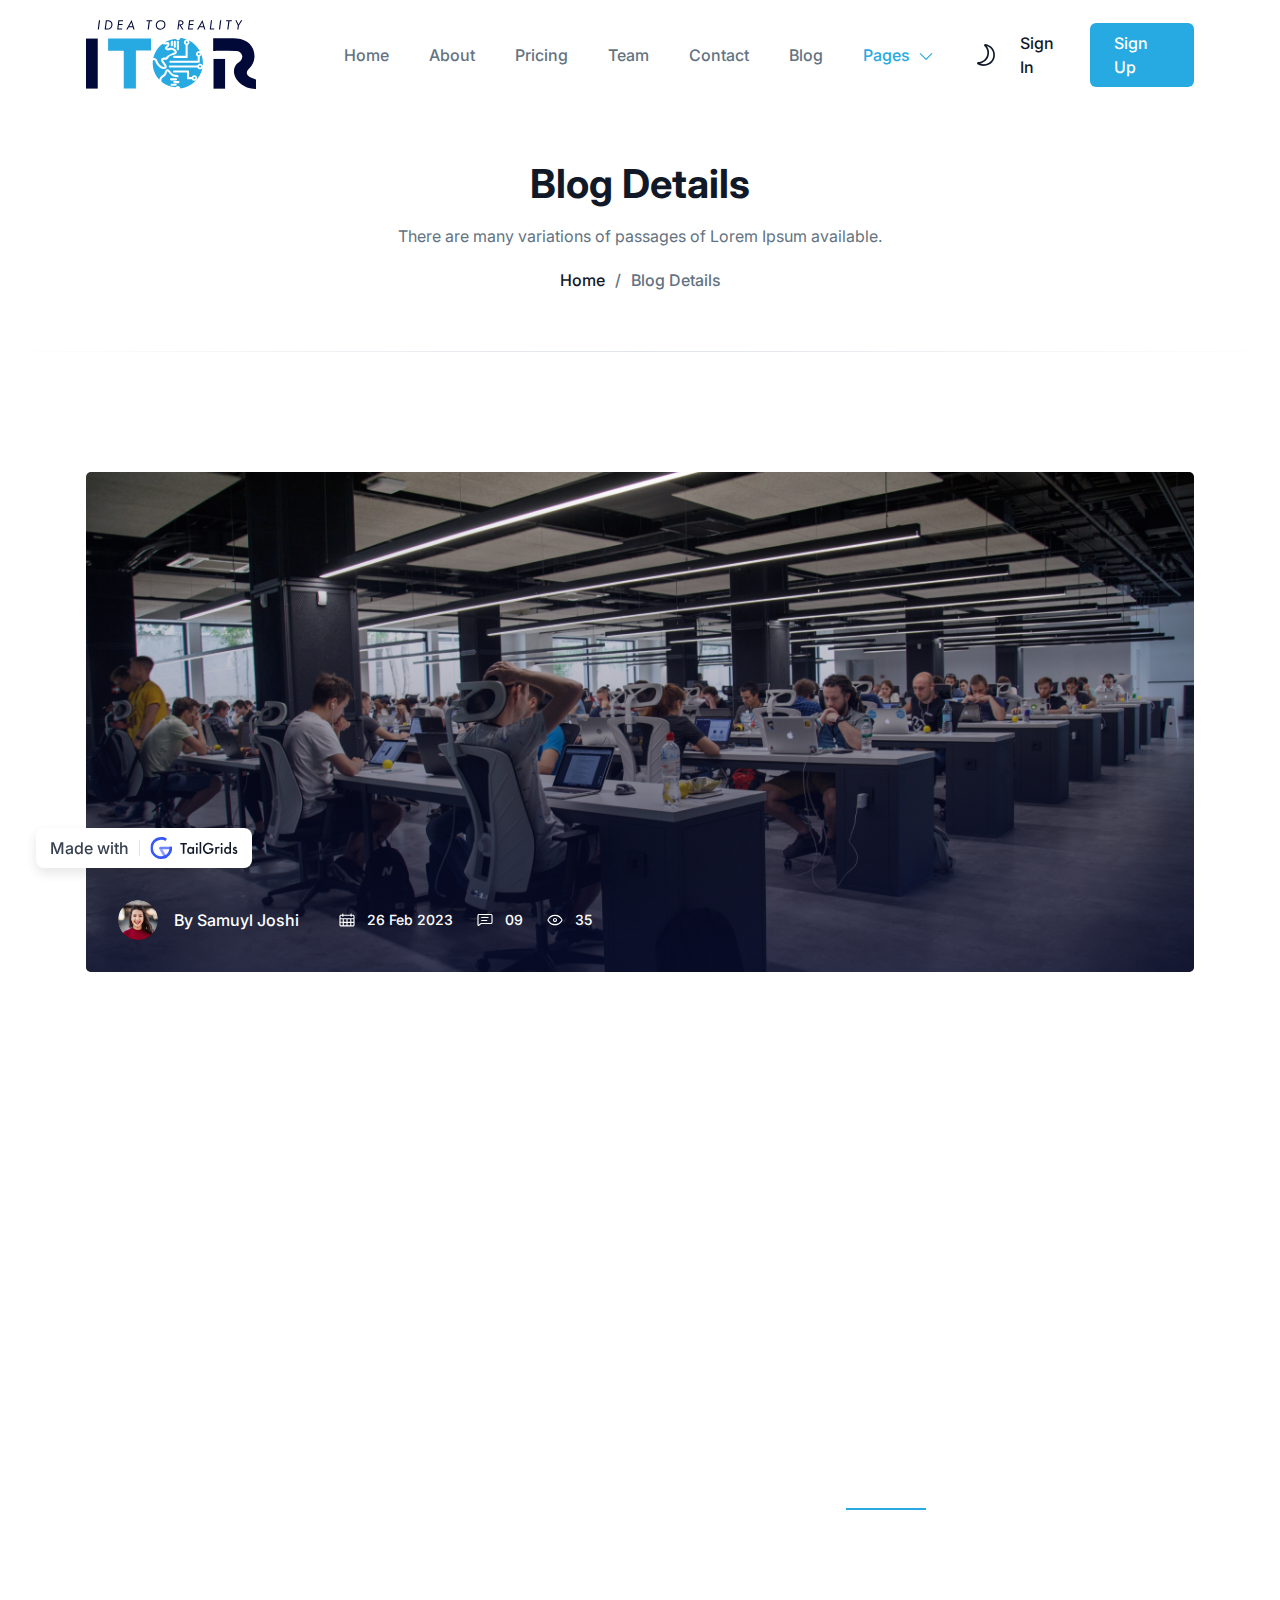
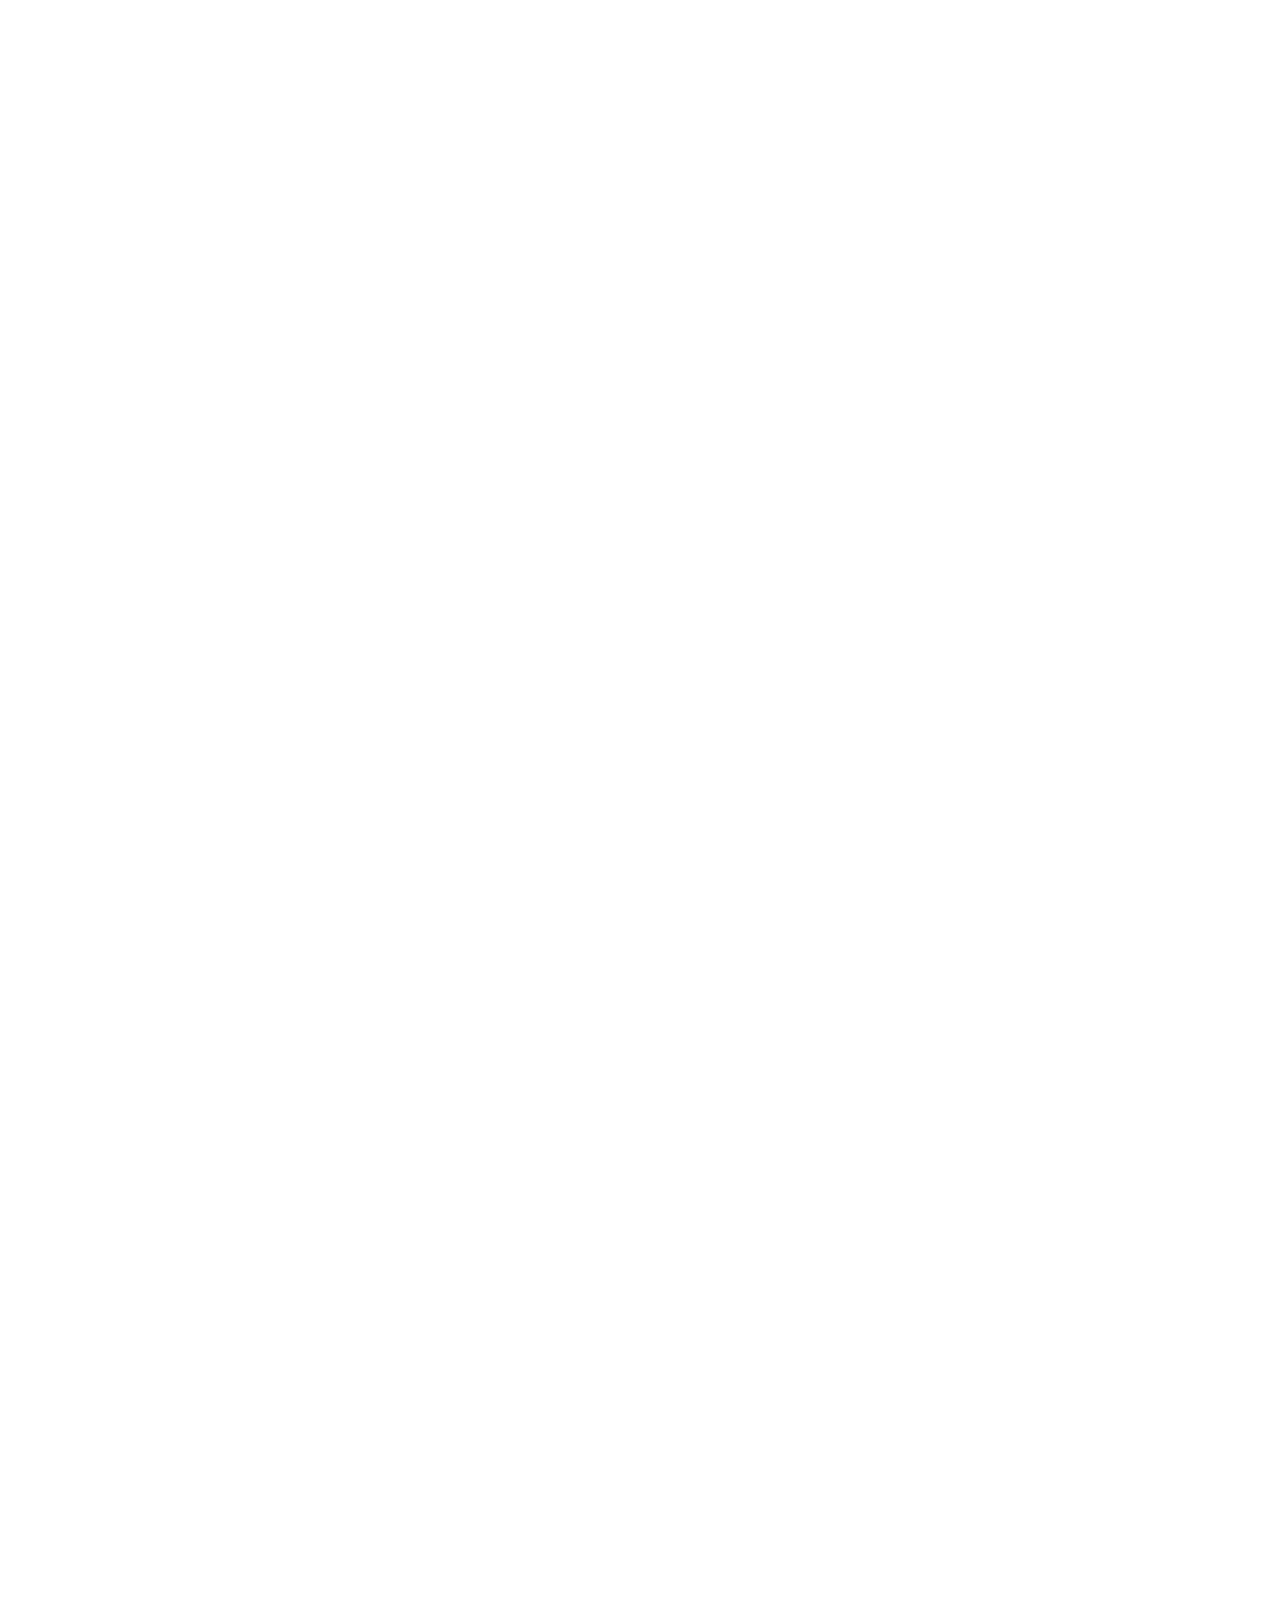
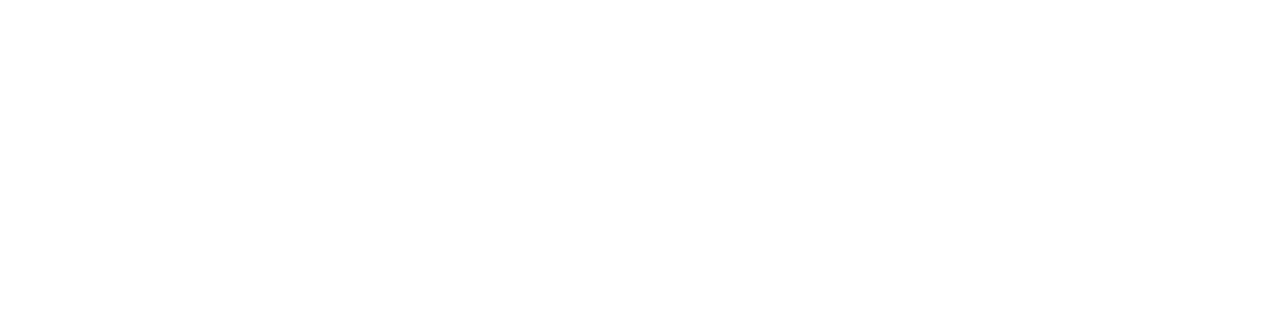
<file: blog-details.html>
<!DOCTYPE html>
<html lang="en">
  <head>
    <meta charset="UTF-8" />
    <meta http-equiv="X-UA-Compatible" content="IE=edge" />
    <meta name="viewport" content="width=device-width, initial-scale=1.0" />
    <title>Blog Details | Play Tailwind</title>
    <link
      rel="shortcut icon"
      href="assets/images/favicon.png"
      type="image/x-icon"
    />
    <link rel="stylesheet" href="assets/css/animate.css" />
    <link rel="stylesheet" href="assets/css/tailwind.css" />

    <!-- ==== WOW JS ==== -->
    <script src="assets/js/wow.min.js"></script>
    <script>
      new WOW().init();
    </script>
  </head>

  <body>
    <!-- ====== Navbar Section Start -->
    <div
      class="absolute top-0 left-0 z-40 flex items-center w-full bg-transparent ud-header"
    >
      <div class="container">
        <div class="relative flex items-center justify-between -mx-4">
          <div class="max-w-full px-4 w-60">
            <a href="index.html" class="block w-full py-5 navbar-logo">
              <img
                src="assets/images/logo/logo.svg"
                alt="logo"
                class="w-full dark:hidden"
              />
              <img
                src="assets/images/logo/logo-white.svg"
                alt="logo"
                class="hidden w-full dark:block"
              />
            </a>
          </div>
          <div class="flex items-center justify-between w-full px-4">
            <div>
              <button
                id="navbarToggler"
                class="absolute right-4 top-1/2 block -translate-y-1/2 rounded-lg px-3 py-[6px] ring-primary focus:ring-2 lg:hidden"
              >
                <span
                  class="relative my-[6px] block h-[2px] w-[30px] bg-dark dark:bg-white"
                ></span>
                <span
                  class="relative my-[6px] block h-[2px] w-[30px] bg-dark dark:bg-white"
                ></span>
                <span
                  class="relative my-[6px] block h-[2px] w-[30px] bg-dark dark:bg-white"
                ></span>
              </button>
              <nav
                id="navbarCollapse"
                class="absolute right-4 top-full hidden w-full max-w-[250px] rounded-lg bg-white py-5 shadow-lg dark:bg-dark-2 lg:static lg:block lg:w-full lg:max-w-full lg:bg-transparent lg:px-4 lg:py-0 lg:shadow-none dark:lg:bg-transparent xl:px-6"
              >
                <ul class="blcok lg:flex 2xl:ml-20">
                  <li class="relative group">
                    <a
                      href="#home"
                      class="flex py-2 mx-8 text-base font-medium ud-menu-scroll text-dark group-hover:text-primary dark:text-white lg:mr-0 lg:inline-flex lg:px-0 lg:py-6 lg:text-body-color dark:lg:text-dark-6"
                    >
                      Home
                    </a>
                  </li>
                  <li class="relative group">
                    <a
                      href="/#about"
                      class="flex py-2 mx-8 text-base font-medium ud-menu-scroll text-dark group-hover:text-primary dark:text-white lg:ml-7 lg:mr-0 lg:inline-flex lg:px-0 lg:py-6 lg:text-body-color dark:lg:text-dark-6 xl:ml-10"
                    >
                      About
                    </a>
                  </li>
                  <li class="relative group">
                    <a
                      href="/#pricing"
                      class="flex py-2 mx-8 text-base font-medium ud-menu-scroll text-dark group-hover:text-primary dark:text-white lg:ml-7 lg:mr-0 lg:inline-flex lg:px-0 lg:py-6 lg:text-body-color dark:lg:text-dark-6 xl:ml-10"
                    >
                      Pricing
                    </a>
                  </li>
                  <li class="relative group">
                    <a
                      href="/#team"
                      class="flex py-2 mx-8 text-base font-medium ud-menu-scroll text-dark group-hover:text-primary dark:text-white lg:ml-7 lg:mr-0 lg:inline-flex lg:px-0 lg:py-6 lg:text-body-color dark:lg:text-dark-6 xl:ml-10"
                    >
                      Team
                    </a>
                  </li>
                  <li class="relative group">
                    <a
                      href="/#contact"
                      class="flex py-2 mx-8 text-base font-medium ud-menu-scroll text-dark group-hover:text-primary dark:text-white lg:ml-7 lg:mr-0 lg:inline-flex lg:px-0 lg:py-6 lg:text-body-color dark:lg:text-dark-6 xl:ml-10"
                    >
                      Contact
                    </a>
                  </li>
                  <li class="relative group">
                    <a
                      href="blog-grids.html"
                      class="flex py-2 mx-8 text-base font-medium ud-menu-scroll text-dark group-hover:text-primary dark:text-white lg:ml-7 lg:mr-0 lg:inline-flex lg:px-0 lg:py-6 lg:text-body-color dark:lg:text-dark-6 xl:ml-10"
                    >
                      Blog
                    </a>
                  </li>
                  <li class="relative submenu-item group">
                    <a
                      href="javascript:void(0)"
                      class="relative flex items-center justify-between py-2 mx-8 text-base font-medium text-primary group-hover:text-primary lg:ml-8 lg:mr-0 lg:inline-flex lg:py-6 lg:pl-0 lg:pr-4 xl:ml-10"
                    >
                      Pages

                      <svg
                        class="ml-2 fill-current"
                        width="16"
                        height="20"
                        viewBox="0 0 16 20"
                        fill="none"
                        xmlns="http://www.w3.org/2000/svg"
                      >
                        <path
                          d="M7.99999 14.9C7.84999 14.9 7.72499 14.85 7.59999 14.75L1.84999 9.10005C1.62499 8.87505 1.62499 8.52505 1.84999 8.30005C2.07499 8.07505 2.42499 8.07505 2.64999 8.30005L7.99999 13.525L13.35 8.25005C13.575 8.02505 13.925 8.02505 14.15 8.25005C14.375 8.47505 14.375 8.82505 14.15 9.05005L8.39999 14.7C8.27499 14.825 8.14999 14.9 7.99999 14.9Z"
                        />
                      </svg>
                    </a>
                    <div
                      class="submenu relative left-0 top-full hidden w-[250px] rounded-sm bg-white p-4 transition-[top] duration-300 group-hover:opacity-100 dark:bg-dark-2 lg:invisible lg:absolute lg:top-[110%] lg:block lg:opacity-0 lg:shadow-lg lg:group-hover:visible lg:group-hover:top-full"
                    >
                      <a
                        href="about.html"
                        class="block rounded px-4 py-[10px] text-sm text-body-color hover:text-primary dark:text-dark-6 dark:hover:text-primary"
                      >
                        About Page
                      </a>
                      <a
                        href="pricing.html"
                        class="block rounded px-4 py-[10px] text-sm text-body-color hover:text-primary dark:text-dark-6 dark:hover:text-primary"
                      >
                        Pricing Page
                      </a>
                      <a
                        href="contact.html"
                        class="block rounded px-4 py-[10px] text-sm text-body-color hover:text-primary dark:text-dark-6 dark:hover:text-primary"
                      >
                        Contact Page
                      </a>
                      <a
                        href="blog-grids.html"
                        class="block rounded px-4 py-[10px] text-sm text-body-color hover:text-primary dark:text-dark-6 dark:hover:text-primary"
                      >
                        Blog Grid Page
                      </a>
                      <a
                        href="blog-details.html"
                        class="block rounded px-4 py-[10px] text-sm text-primary hover:text-primary dark:hover:text-primary"
                      >
                        Blog Details Page
                      </a>
                      <a
                        href="signup.html"
                        class="block rounded px-4 py-[10px] text-sm text-body-color hover:text-primary dark:text-dark-6 dark:hover:text-primary"
                      >
                        Sign Up Page
                      </a>
                      <a
                        href="signin.html"
                        class="block rounded px-4 py-[10px] text-sm text-body-color hover:text-primary dark:text-dark-6 dark:hover:text-primary"
                      >
                        Sign In Page
                      </a>
                      <a
                        href="404.html"
                        class="block rounded px-4 py-[10px] text-sm text-body-color hover:text-primary dark:text-dark-6 dark:hover:text-primary"
                      >
                        404 Page
                      </a>
                    </div>
                  </li>
                </ul>
              </nav>
            </div>
            <div class="flex items-center justify-end pr-16 lg:pr-0">
              <label
                for="themeSwitcher"
                class="inline-flex items-center cursor-pointer"
                aria-label="themeSwitcher"
                name="themeSwitcher"
              >
                <input
                  type="checkbox"
                  name="themeSwitcher"
                  id="themeSwitcher"
                  class="sr-only"
                />
                <span class="block text-dark dark:hidden dark:text-white">
                  <svg
                    class="fill-current"
                    width="24"
                    height="24"
                    viewBox="0 0 24 24"
                    fill="none"
                    xmlns="http://www.w3.org/2000/svg"
                  >
                    <path
                      d="M13.3125 1.50001C12.675 1.31251 12.0375 1.16251 11.3625 1.05001C10.875 0.975006 10.35 1.23751 10.1625 1.68751C9.93751 2.13751 10.05 2.70001 10.425 3.00001C13.0875 5.47501 14.0625 9.11251 12.975 12.525C11.775 16.3125 8.25001 18.975 4.16251 19.0875C3.63751 19.0875 3.22501 19.425 3.07501 19.9125C2.92501 20.4 3.15001 20.925 3.56251 21.1875C4.50001 21.75 5.43751 22.2 6.37501 22.5C7.46251 22.8375 8.58751 22.9875 9.71251 22.9875C11.625 22.9875 13.5 22.5 15.1875 21.5625C17.85 20.1 19.725 17.7375 20.55 14.8875C22.1625 9.26251 18.975 3.37501 13.3125 1.50001ZM18.9375 14.4C18.2625 16.8375 16.6125 18.825 14.4 20.0625C12.075 21.3375 9.41251 21.6 6.90001 20.85C6.63751 20.775 6.33751 20.6625 6.07501 20.55C10.05 19.7625 13.35 16.9125 14.5875 13.0125C15.675 9.56251 15 5.92501 12.7875 3.07501C17.5875 4.68751 20.2875 9.67501 18.9375 14.4Z"
                    />
                  </svg>
                </span>
                <span class="hidden text-dark dark:block dark:text-white">
                  <svg
                    class="fill-current"
                    width="24"
                    height="24"
                    viewBox="0 0 24 24"
                    fill="none"
                    xmlns="http://www.w3.org/2000/svg"
                  >
                    <g clip-path="url(#clip0_2172_3070)">
                      <path
                        d="M12 6.89999C9.18752 6.89999 6.90002 9.18749 6.90002 12C6.90002 14.8125 9.18752 17.1 12 17.1C14.8125 17.1 17.1 14.8125 17.1 12C17.1 9.18749 14.8125 6.89999 12 6.89999ZM12 15.4125C10.125 15.4125 8.58752 13.875 8.58752 12C8.58752 10.125 10.125 8.58749 12 8.58749C13.875 8.58749 15.4125 10.125 15.4125 12C15.4125 13.875 13.875 15.4125 12 15.4125Z"
                      />
                      <path
                        d="M12 4.2375C12.45 4.2375 12.8625 3.8625 12.8625 3.375V1.5C12.8625 1.05 12.4875 0.637497 12 0.637497C11.55 0.637497 11.1375 1.0125 11.1375 1.5V3.4125C11.175 3.8625 11.55 4.2375 12 4.2375Z"
                      />
                      <path
                        d="M12 19.7625C11.55 19.7625 11.1375 20.1375 11.1375 20.625V22.5C11.1375 22.95 11.5125 23.3625 12 23.3625C12.45 23.3625 12.8625 22.9875 12.8625 22.5V20.5875C12.8625 20.1375 12.45 19.7625 12 19.7625Z"
                      />
                      <path
                        d="M18.1125 6.74999C18.3375 6.74999 18.5625 6.67499 18.7125 6.48749L19.9125 5.28749C20.25 4.94999 20.25 4.42499 19.9125 4.08749C19.575 3.74999 19.05 3.74999 18.7125 4.08749L17.5125 5.28749C17.175 5.62499 17.175 6.14999 17.5125 6.48749C17.6625 6.67499 17.8875 6.74999 18.1125 6.74999Z"
                      />
                      <path
                        d="M5.32501 17.5125L4.12501 18.675C3.78751 19.0125 3.78751 19.5375 4.12501 19.875C4.27501 20.025 4.50001 20.1375 4.72501 20.1375C4.95001 20.1375 5.17501 20.0625 5.32501 19.875L6.52501 18.675C6.86251 18.3375 6.86251 17.8125 6.52501 17.475C6.18751 17.175 5.62501 17.175 5.32501 17.5125Z"
                      />
                      <path
                        d="M22.5 11.175H20.5875C20.1375 11.175 19.725 11.55 19.725 12.0375C19.725 12.4875 20.1 12.9 20.5875 12.9H22.5C22.95 12.9 23.3625 12.525 23.3625 12.0375C23.3625 11.55 22.95 11.175 22.5 11.175Z"
                      />
                      <path
                        d="M4.23751 12C4.23751 11.55 3.86251 11.1375 3.37501 11.1375H1.50001C1.05001 11.1375 0.637512 11.5125 0.637512 12C0.637512 12.45 1.01251 12.8625 1.50001 12.8625H3.41251C3.86251 12.8625 4.23751 12.45 4.23751 12Z"
                      />
                      <path
                        d="M18.675 17.5125C18.3375 17.175 17.8125 17.175 17.475 17.5125C17.1375 17.85 17.1375 18.375 17.475 18.7125L18.675 19.9125C18.825 20.0625 19.05 20.175 19.275 20.175C19.5 20.175 19.725 20.1 19.875 19.9125C20.2125 19.575 20.2125 19.05 19.875 18.7125L18.675 17.5125Z"
                      />
                      <path
                        d="M5.32501 4.125C4.98751 3.7875 4.46251 3.7875 4.12501 4.125C3.78751 4.4625 3.78751 4.9875 4.12501 5.325L5.32501 6.525C5.47501 6.675 5.70001 6.7875 5.92501 6.7875C6.15001 6.7875 6.37501 6.7125 6.52501 6.525C6.86251 6.1875 6.86251 5.6625 6.52501 5.325L5.32501 4.125Z"
                      />
                    </g>
                    <defs>
                      <clipPath id="clip0_2172_3070">
                        <rect width="24" height="24" fill="white" />
                      </clipPath>
                    </defs>
                  </svg>
                </span>
              </label>
              <div class="hidden sm:flex">
                <a
                  href="signin.html"
                  class="loginBtn px-[22px] py-2 text-base font-medium text-dark hover:opacity-70 dark:text-white"
                >
                  Sign In
                </a>
                <a
                  href="signup.html"
                  class="px-6 py-2 text-base font-medium text-white duration-300 ease-in-out rounded-md signUpBtn bg-primary hover:bg-blue-dark"
                >
                  Sign Up
                </a>
              </div>
            </div>
          </div>
        </div>
      </div>
    </div>
    <!-- ====== Navbar Section End -->

    <!-- ====== Banner Section Start -->
    <div
      class="relative z-10 overflow-hidden pb-[60px] pt-[120px] dark:bg-dark md:pt-[130px] lg:pt-[160px]"
    >
      <div
        class="absolute bottom-0 left-0 w-full h-px bg-gradient-to-r from-stroke/0 via-stroke to-stroke/0 dark:via-dark-3"
      ></div>
      <div class="container">
        <div class="flex flex-wrap items-center -mx-4">
          <div class="w-full px-4">
            <div class="text-center">
              <h1
                class="mb-4 text-3xl font-bold text-dark dark:text-white sm:text-4xl md:text-[40px] md:leading-[1.2]"
              >
                Blog Details
              </h1>
              <p class="mb-5 text-base text-body-color dark:text-dark-6">
                There are many variations of passages of Lorem Ipsum available.
              </p>

              <ul class="flex items-center justify-center gap-[10px]">
                <li>
                  <a
                    href="index.html"
                    class="flex items-center gap-[10px] text-base font-medium text-dark dark:text-white"
                  >
                    Home
                  </a>
                </li>
                <li>
                  <a
                    href="javascript:void(0)"
                    class="flex items-center gap-[10px] text-base font-medium text-body-color"
                  >
                    <span class="text-body-color dark:text-dark-6"> / </span>
                    Blog Details
                  </a>
                </li>
              </ul>
            </div>
          </div>
        </div>
      </div>
    </div>
    <!-- ====== Banner Section End -->

    <!-- ====== Blog Details Section Start -->
    <section class="pb-10 pt-20 dark:bg-dark lg:pb-20 lg:pt-[120px]">
      <div class="container">
        <div class="flex flex-wrap justify-center -mx-4">
          <div class="w-full px-4">
            <div
              class="wow fadeInUp relative z-20 mb-[50px] h-[300px] overflow-hidden rounded-[5px] md:h-[400px] lg:h-[500px]"
              data-wow-delay=".1s
              "
            >
              <img
                src="assets/images/blog/blog-details-01.jpg"
                alt="image"
                class="object-cover object-center w-full h-full"
              />
              <div
                class="absolute top-0 left-0 z-10 flex items-end w-full h-full bg-gradient-to-t from-dark-700 to-transparent"
              >
                <div class="flex flex-wrap items-center p-4 pb-4 sm:px-8">
                  <div class="flex items-center mb-4 mr-5 md:mr-10">
                    <div class="w-10 h-10 mr-4 overflow-hidden rounded-full">
                      <img
                        src="assets/images/blog/author-01.png"
                        alt="image"
                        class="w-full"
                      />
                    </div>
                    <p class="text-base font-medium text-white">
                      By
                      <a
                        href="javascript:void(0)"
                        class="text-white hover:opacity-70"
                      >
                        Samuyl Joshi
                      </a>
                    </p>
                  </div>
                  <div class="flex items-center mb-4">
                    <p
                      class="flex items-center mr-5 text-sm font-medium text-white md:mr-6"
                    >
                      <span class="mr-3">
                        <svg
                          width="16"
                          height="16"
                          viewBox="0 0 16 16"
                          fill="none"
                          xmlns="http://www.w3.org/2000/svg"
                          class="fill-current"
                        >
                          <path
                            d="M13.9998 2.6499H12.6998V2.0999C12.6998 1.7999 12.4498 1.5249 12.1248 1.5249C11.7998 1.5249 11.5498 1.7749 11.5498 2.0999V2.6499H4.4248V2.0999C4.4248 1.7999 4.1748 1.5249 3.8498 1.5249C3.5248 1.5249 3.2748 1.7749 3.2748 2.0999V2.6499H1.9998C1.1498 2.6499 0.424805 3.3499 0.424805 4.2249V12.9249C0.424805 13.7749 1.1248 14.4999 1.9998 14.4999H13.9998C14.8498 14.4999 15.5748 13.7999 15.5748 12.9249V4.1999C15.5748 3.3499 14.8498 2.6499 13.9998 2.6499ZM1.5748 7.2999H3.6998V9.7749H1.5748V7.2999ZM4.8248 7.2999H7.4498V9.7749H4.8248V7.2999ZM7.4498 10.8999V13.3499H4.8248V10.8999H7.4498V10.8999ZM8.5748 10.8999H11.1998V13.3499H8.5748V10.8999ZM8.5748 9.7749V7.2999H11.1998V9.7749H8.5748ZM12.2998 7.2999H14.4248V9.7749H12.2998V7.2999ZM1.9998 3.7749H3.2998V4.2999C3.2998 4.5999 3.5498 4.8749 3.8748 4.8749C4.1998 4.8749 4.4498 4.6249 4.4498 4.2999V3.7749H11.5998V4.2999C11.5998 4.5999 11.8498 4.8749 12.1748 4.8749C12.4998 4.8749 12.7498 4.6249 12.7498 4.2999V3.7749H13.9998C14.2498 3.7749 14.4498 3.9749 14.4498 4.2249V6.1749H1.5748V4.2249C1.5748 3.9749 1.7498 3.7749 1.9998 3.7749ZM1.5748 12.8999V10.8749H3.6998V13.3249H1.9998C1.7498 13.3499 1.5748 13.1499 1.5748 12.8999ZM13.9998 13.3499H12.2998V10.8999H14.4248V12.9249C14.4498 13.1499 14.2498 13.3499 13.9998 13.3499Z"
                          />
                        </svg>
                      </span>
                      26 Feb 2023
                    </p>

                    <p
                      class="flex items-center mr-5 text-sm font-medium text-white md:mr-6"
                    >
                      <span class="mr-3">
                        <svg
                          width="16"
                          height="16"
                          viewBox="0 0 16 16"
                          fill="none"
                          xmlns="http://www.w3.org/2000/svg"
                          class="fill-current"
                        >
                          <path
                            d="M11.1002 4.875H4.6502C4.3502 4.875 4.0752 5.125 4.0752 5.45C4.0752 5.775 4.3252 6.025 4.6502 6.025H11.1252C11.4252 6.025 11.7002 5.775 11.7002 5.45C11.7002 5.125 11.4252 4.875 11.1002 4.875Z"
                          />
                          <path
                            d="M9.8002 7.92505H4.6502C4.3502 7.92505 4.0752 8.17505 4.0752 8.50005C4.0752 8.82505 4.3252 9.07505 4.6502 9.07505H9.8002C10.1002 9.07505 10.3752 8.82505 10.3752 8.50005C10.3752 8.17505 10.1002 7.92505 9.8002 7.92505Z"
                          />
                          <path
                            d="M13.9998 1.9751H1.9998C1.1498 1.9751 0.424805 2.6751 0.424805 3.5501V12.9751C0.424805 13.3751 0.649805 13.7501 1.0248 13.9251C1.1748 14.0001 1.3248 14.0251 1.4748 14.0251C1.7248 14.0251 1.9498 13.9501 2.1498 13.7751L4.2748 12.0251H13.9998C14.8498 12.0251 15.5748 11.3251 15.5748 10.4501V3.5501C15.5748 2.6751 14.8498 1.9751 13.9998 1.9751ZM14.4498 10.4501C14.4498 10.7001 14.2498 10.9001 13.9998 10.9001H4.0748C3.9498 10.9001 3.8248 10.9501 3.7248 11.0251L1.5748 12.8001V3.5501C1.5748 3.3001 1.7748 3.1001 2.0248 3.1001H14.0248C14.2748 3.1001 14.4748 3.3001 14.4748 3.5501V10.4501H14.4498Z"
                          />
                        </svg>
                      </span>
                      09
                    </p>
                    <p class="flex items-center text-sm font-medium text-white">
                      <span class="mr-3">
                        <svg
                          width="16"
                          height="16"
                          viewBox="0 0 16 16"
                          fill="none"
                          xmlns="http://www.w3.org/2000/svg"
                          class="fill-current"
                        >
                          <path
                            d="M7.9998 5.92505C6.8498 5.92505 5.9248 6.85005 5.9248 8.00005C5.9248 9.15005 6.8498 10.075 7.9998 10.075C9.1498 10.075 10.0748 9.15005 10.0748 8.00005C10.0748 6.85005 9.1498 5.92505 7.9998 5.92505ZM7.9998 8.95005C7.4748 8.95005 7.0498 8.52505 7.0498 8.00005C7.0498 7.47505 7.4748 7.05005 7.9998 7.05005C8.5248 7.05005 8.9498 7.47505 8.9498 8.00005C8.9498 8.52505 8.5248 8.95005 7.9998 8.95005Z"
                          />
                          <path
                            d="M15.3 7.1251C13.875 5.0001 11.9 2.8501 8 2.8501C4.1 2.8501 2.125 5.0001 0.7 7.1251C0.35 7.6501 0.35 8.3501 0.7 8.8751C2.125 10.9751 4.1 13.1501 8 13.1501C11.9 13.1501 13.875 10.9751 15.3 8.8751C15.65 8.3251 15.65 7.6501 15.3 7.1251ZM14.375 8.2501C12.55 10.9251 10.725 12.0251 8 12.0251C5.275 12.0251 3.45 10.9251 1.625 8.2501C1.525 8.1001 1.525 7.9001 1.625 7.7501C3.45 5.0751 5.275 3.9751 8 3.9751C10.725 3.9751 12.55 5.0751 14.375 7.7501C14.45 7.9001 14.45 8.1001 14.375 8.2501Z"
                          />
                        </svg>
                      </span>
                      35
                    </p>
                  </div>
                </div>
              </div>
            </div>
            <div class="flex flex-wrap -mx-4">
              <div class="w-full px-4 lg:w-8/12">
                <div>
                  <h2
                    class="wow fadeInUp mb-8 text-2xl font-bold text-dark dark:text-white sm:text-3xl md:text-[35px] md:leading-[1.28]"
                    data-wow-delay=".1s
                    "
                  >
                    Facing a challenge is kind of a turn-on for an easy rider
                  </h2>
                  <p
                    class="mb-6 text-base wow fadeInUp text-body-color dark:text-dark-6"
                    data-wow-delay=".1s"
                  >
                    There's a time and place for everything… including asking
                    for reviews. For instance: you should not asking for a
                    review on your checkout page. The sole purpose of this page
                    is to guide your customer to complete their purchase, and
                    this means that the page should be as minimalist and
                    pared-down possible. You don't want to have any unnecessary
                    elements or Call To Actions.
                  </p>
                  <p
                    class="mb-8 text-base wow fadeInUp text-body-color dark:text-dark-6"
                    data-wow-delay=".1s"
                  >
                    There's a time and place for everything… including asking
                    for reviews. For instance: you should not asking for a
                    review on your checkout page. The sole purpose of this page
                    is to guide your customer to complete their purchase, and
                    this means that the page should be as minimalist and
                    pared-down possible. You don't want to have any unnecessary
                    elements or Call To Actions.
                  </p>
                  <h3
                    class="wow fadeInUp mb-6 text-2xl font-bold text-dark dark:text-white sm:text-[28px] sm:leading-[40px]"
                    data-wow-delay=".1s"
                  >
                    Sea no quidam vulputate
                  </h3>
                  <p
                    class="mb-10 text-base wow fadeInUp text-body-color dark:text-dark-6"
                    data-wow-delay=".1s"
                  >
                    At quo cetero fastidii. Usu ex ornatus corpora sententiae,
                    vocibus deleniti ut nec. Ut enim eripuit eligendi est, in
                    iracundia signiferumque quo. Sed virtute suavitate
                    suscipiantur ea, dolor this can eloquentiam ei pro. Suas
                    adversarium interpretaris eu sit, eum viris impedit ne.
                    Erant appareat corrumpit ei vel.
                  </p>
                  <div
                    class="wow fadeInUp relative z-10 mb-10 overflow-hidden rounded-[5px] bg-primary/5 px-6 py-8 text-center sm:p-10 md:px-[60px]"
                    data-wow-delay=".1s
                    "
                  >
                    <div class="mx-auto max-w-[530px]">
                      <span class="mb-[14px] flex justify-center text-primary">
                        <svg
                          width="46"
                          height="46"
                          viewBox="0 0 46 46"
                          fill="none"
                          xmlns="http://www.w3.org/2000/svg"
                          class="fill-current"
                        >
                          <path
                            d="M13.7995 35.5781C12.937 35.5781 12.1464 35.075 11.8589 34.2844L9.48702 28.5344C6.82765 28.1031 4.45577 26.7375 2.9464 24.6531C1.36515 22.5687 0.862021 19.9812 1.5089 17.4656C2.51515 13.3687 6.75577 10.2781 11.4276 10.35C14.7339 10.4219 17.4651 11.7875 19.262 14.2312C20.987 16.675 21.4183 19.9812 20.412 23C19.4776 25.7312 18.2558 28.4625 17.1058 31.1219C16.6745 32.2 16.1714 33.2781 15.7401 34.2844C15.4526 35.075 14.662 35.5781 13.7995 35.5781ZM11.2839 13.5844C8.1214 13.5844 5.2464 15.5969 4.59952 18.2562C4.24015 19.8375 4.52765 21.4187 5.5339 22.7125C6.6839 24.2937 8.62452 25.3 10.7089 25.4437L11.7151 25.5156L13.7995 30.5469C13.8714 30.3312 14.0151 30.0437 14.087 29.8281C15.237 27.2406 16.387 24.5812 17.2495 21.9219C17.9683 19.9094 17.6808 17.6812 16.5308 16.1C15.3808 14.5187 13.5839 13.6562 11.3558 13.5844C11.3558 13.5844 11.3558 13.5844 11.2839 13.5844Z"
                          />
                          <path
                            d="M37.5905 35.65C36.728 35.65 35.9374 35.1469 35.6499 34.3563L33.278 28.6063C30.6187 28.175 28.2468 26.8094 26.7374 24.725C25.1562 22.6406 24.653 20.0531 25.2999 17.5375C26.3062 13.4406 30.5468 10.35 35.2187 10.4219C38.5249 10.4938 41.2562 11.8594 42.9812 14.3031C44.7062 16.7469 45.1374 20.0531 44.1312 23.0719C43.1968 25.8031 41.9749 28.5344 40.8249 31.1938C40.3937 32.2719 39.8905 33.35 39.4593 34.3563C39.2437 35.1469 38.453 35.65 37.5905 35.65ZM35.0749 13.5844C31.9124 13.5844 29.0374 15.5969 28.3905 18.2563C28.0312 19.8375 28.3187 21.4188 29.3249 22.7844C30.4749 24.3656 32.4155 25.3719 34.4999 25.5156L35.5062 25.5875L37.5905 30.6188C37.6624 30.4031 37.8062 30.1156 37.878 29.9C39.028 27.3125 40.178 24.6531 41.0405 21.9938C41.7593 19.9813 41.4718 17.7531 40.3218 16.1C39.1718 14.5188 37.3749 13.6563 35.1468 13.5844C35.1468 13.5844 35.1468 13.5844 35.0749 13.5844Z"
                          />
                        </svg>
                      </span>
                      <p
                        class="mb-[18px] text-base italic leading-[28px] text-dark dark:text-white"
                      >
                        A spring of truth shall flow from it: like a new star it
                        shall scatter the darkness of ignorance, and cause a
                        light heretofore unknown to shine amongst men.
                      </p>
                      <span
                        class="text-xs italic text-body-color dark:text-dark-6"
                      >
                        “Andrio Domeco”
                      </span>
                    </div>
                    <div>
                      <span class="absolute top-0 left-0">
                        <svg
                          width="103"
                          height="109"
                          viewBox="0 0 103 109"
                          fill="none"
                          xmlns="http://www.w3.org/2000/svg"
                        >
                          <ellipse
                            cx="0.483916"
                            cy="3.5"
                            rx="102.075"
                            ry="105.5"
                            transform="rotate(180 0.483916 3.5)"
                            fill="url(#paint0_linear_2014_9016)"
                          />
                          <defs>
                            <linearGradient
                              id="paint0_linear_2014_9016"
                              x1="-101.591"
                              y1="-50.4346"
                              x2="49.1618"
                              y2="-49.6518"
                              gradientUnits="userSpaceOnUse"
                            >
                              <stop stop-color="#3056D3" stop-opacity="0.15" />
                              <stop
                                offset="1"
                                stop-color="white"
                                stop-opacity="0"
                              />
                            </linearGradient>
                          </defs>
                        </svg>
                      </span>
                      <span class="absolute bottom-0 right-0">
                        <svg
                          width="102"
                          height="106"
                          viewBox="0 0 102 106"
                          fill="none"
                          xmlns="http://www.w3.org/2000/svg"
                        >
                          <ellipse
                            cx="102.484"
                            cy="105.5"
                            rx="102.075"
                            ry="105.5"
                            fill="url(#paint0_linear_2014_9017)"
                          />
                          <defs>
                            <linearGradient
                              id="paint0_linear_2014_9017"
                              x1="0.409163"
                              y1="51.5654"
                              x2="151.162"
                              y2="52.3482"
                              gradientUnits="userSpaceOnUse"
                            >
                              <stop stop-color="#3056D3" stop-opacity="0.15" />
                              <stop
                                offset="1"
                                stop-color="white"
                                stop-opacity="0"
                              />
                            </linearGradient>
                          </defs>
                        </svg>
                      </span>
                    </div>
                  </div>

                  <h3
                    class="wow fadeInUp mb-6 text-2xl font-semibold text-dark dark:text-white sm:text-[28px] sm:leading-[40px]"
                    data-wow-delay=".1s"
                  >
                    What is it with your ideas?
                  </h3>

                  <p
                    class="mb-6 text-base wow fadeInUp text-body-color dark:text-dark-6"
                    data-wow-delay=".1s"
                  >
                    At quo cetero fastidii. Usu ex ornatus corpora sententiae,
                    vocibus deleniti ut nec. Ut enim eripuit eligendi est, in
                    iracundia signiferumque quo. Sed virtute suavitate
                    suscipiantur ea, dolor this can eloquentiam ei pro. Suas
                    adversarium interpretaris eu sit, eum viris impedit ne.
                    Erant appareat corrumpit ei vel.
                  </p>
                  <p
                    class="mb-10 text-base wow fadeInUp text-body-color dark:text-dark-6"
                    data-wow-delay=".1s"
                  >
                    At quo cetero fastidii. Usu ex ornatus corpora sententiae,
                    vocibus deleniti ut nec. Ut enim eripuit eligendi est, in
                    iracundia signiferumque quo. Sed virtute suavitate
                    suscipiantur ea, dolor this can eloquentiam ei pro. Suas
                    adversarium interpretaris eu sit, eum viris impedit ne.
                    Erant appareat corrumpit ei vel.
                  </p>

                  <div class="flex flex-wrap items-center mb-12 -mx-4">
                    <div class="w-full px-4 md:w-1/2">
                      <div
                        class="flex flex-wrap items-center gap-3 mb-8 wow fadeInUp md:mb-0"
                        data-wow-delay=".1s"
                      >
                        <a
                          href="javascript:void(0)"
                          class="block rounded-md bg-primary/[0.08] px-[14px] py-[5px] text-base text-dark hover:bg-primary hover:text-white dark:text-white"
                        >
                          Design
                        </a>
                        <a
                          href="javascript:void(0)"
                          class="block rounded-md bg-primary/[0.08] px-[14px] py-[5px] text-base text-dark hover:bg-primary hover:text-white dark:text-white"
                        >
                          Development
                        </a>
                        <a
                          href="javascript:void(0)"
                          class="block rounded-md bg-primary/[0.08] px-[14px] py-[5px] text-base text-dark hover:bg-primary hover:text-white dark:text-white"
                        >
                          Info
                        </a>
                      </div>
                    </div>
                    <div class="w-full px-4 md:w-1/2">
                      <div
                        class="flex items-center wow fadeInUp md:justify-end"
                        data-wow-delay=".1s"
                      >
                        <span
                          class="mr-5 text-sm font-medium text-body-color dark:text-dark-6"
                        >
                          Share This Post
                        </span>
                        <div class="flex items-center gap-[10px]">
                          <a href="javascript:void(0)">
                            <svg
                              width="32"
                              height="32"
                              viewBox="0 0 32 32"
                              fill="none"
                              xmlns="http://www.w3.org/2000/svg"
                            >
                              <path
                                d="M16 32C24.8366 32 32 24.8366 32 16C32 7.16344 24.8366 0 16 0C7.16344 0 0 7.16344 0 16C0 24.8366 7.16344 32 16 32Z"
                                fill="#1877F2"
                              />
                              <path
                                d="M17 15.5399V12.7518C17 11.6726 17.8954 10.7976 19 10.7976H21V7.86631L18.285 7.67682C15.9695 7.51522 14 9.30709 14 11.5753V15.5399H11V18.4712H14V24.3334H17V18.4712H20L21 15.5399H17Z"
                                fill="white"
                              />
                            </svg>
                          </a>
                          <a href="javascript:void(0)">
                            <svg
                              width="32"
                              height="32"
                              viewBox="0 0 32 32"
                              fill="none"
                              xmlns="http://www.w3.org/2000/svg"
                            >
                              <path
                                d="M16 32C24.8366 32 32 24.8366 32 16C32 7.16344 24.8366 0 16 0C7.16344 0 0 7.16344 0 16C0 24.8366 7.16344 32 16 32Z"
                                fill="#55ACEE"
                              />
                              <path
                                d="M24.2945 11.375C24.4059 11.2451 24.2607 11.0755 24.0958 11.1362C23.728 11.2719 23.3918 11.3614 22.8947 11.4166C23.5062 11.0761 23.7906 10.5895 24.0219 9.99339C24.0777 9.84961 23.9094 9.71915 23.7645 9.78783C23.1759 10.0669 22.5408 10.274 21.873 10.3963C21.2129 9.7421 20.272 9.33331 19.2312 9.33331C17.2325 9.33331 15.6117 10.8406 15.6117 12.6993C15.6117 12.9632 15.6441 13.2202 15.7051 13.4663C12.832 13.3324 10.2702 12.1034 8.49031 10.2188C8.36832 10.0897 8.14696 10.1068 8.071 10.2643C7.86837 10.6846 7.7554 11.1509 7.7554 11.6418C7.7554 12.8093 8.39417 13.8395 9.36518 14.4431C8.92981 14.4301 8.51344 14.3452 8.12974 14.2013C7.94292 14.1312 7.72877 14.2543 7.75387 14.4427C7.94657 15.8893 9.11775 17.0827 10.6295 17.3647C10.3259 17.442 10.0061 17.483 9.67537 17.483C9.59517 17.483 9.51567 17.4805 9.43688 17.4756C9.23641 17.4632 9.07347 17.6426 9.15942 17.8141C9.72652 18.946 10.951 19.7361 12.376 19.7607C11.1374 20.6637 9.57687 21.2017 7.88109 21.2017C7.672 21.2017 7.5823 21.4706 7.7678 21.5617C9.20049 22.266 10.832 22.6666 12.5656 22.6666C19.2231 22.6666 22.8631 17.5377 22.8631 13.0896C22.8631 12.944 22.8594 12.7984 22.8528 12.6542C23.3932 12.2911 23.8789 11.8595 24.2945 11.375Z"
                                fill="white"
                              />
                            </svg>
                          </a>
                          <a href="javascript:void(0)">
                            <svg
                              width="32"
                              height="32"
                              viewBox="0 0 32 32"
                              fill="none"
                              xmlns="http://www.w3.org/2000/svg"
                            >
                              <path
                                d="M16 32C24.8366 32 32 24.8366 32 16C32 7.16344 24.8366 0 16 0C7.16344 0 0 7.16344 0 16C0 24.8366 7.16344 32 16 32Z"
                                fill="#007AB9"
                              />
                              <path
                                d="M11.7836 10.1666C11.7833 10.8452 11.3716 11.4559 10.7426 11.7106C10.1137 11.9654 9.39306 11.8134 8.92059 11.3263C8.44811 10.8392 8.31813 10.1143 8.59192 9.49341C8.86572 8.87251 9.48862 8.4796 10.1669 8.49996C11.0678 8.527 11.784 9.26533 11.7836 10.1666ZM11.8336 13.0666H8.50024V23.4999H11.8336V13.0666ZM17.1003 13.0666H13.7836V23.4999H17.0669V18.0249C17.0669 14.9749 21.0419 14.6916 21.0419 18.0249V23.4999H24.3336V16.8916C24.3336 11.75 18.4503 11.9416 17.0669 14.4666L17.1003 13.0666Z"
                                fill="white"
                              />
                            </svg>
                          </a>
                        </div>
                      </div>
                    </div>
                  </div>
                </div>
              </div>
              <div class="w-full px-4 lg:w-4/12">
                <div>
                  <div
                    class="wow fadeInUp relative mb-12 overflow-hidden rounded-[5px] bg-primary px-11 py-[60px] text-center lg:px-8"
                    data-wow-delay=".1s
                    "
                  >
                    <h3
                      class="mb-[6px] text-[28px] font-semibold leading-[40px] text-white"
                    >
                      Join our newsletter!
                    </h3>
                    <p class="mb-5 text-base text-white">
                      Enter your email to receive our latest newsletter.
                    </p>
                    <form>
                      <input
                        type="email"
                        placeholder="Your email address"
                        class="mb-4 h-[50px] w-full rounded-md border border-transparent bg-white/10 text-center text-base text-white outline-none placeholder:text-white/60 focus:border-white focus-visible:shadow-none"
                      />
                      <input
                        type="submit"
                        value="Subscribe Now"
                        class="mb-4 h-[50px] w-full cursor-pointer rounded-md bg-secondary text-center text-sm font-medium text-white transition duration-300 ease-in-out hover:bg-[#0BB489] hover:bg-opacity-90"
                      />
                    </form>
                    <p class="text-sm font-medium text-white">
                      Don't worry, we don't spam
                    </p>

                    <div>
                      <span class="absolute top-0 right-0">
                        <svg
                          width="46"
                          height="46"
                          viewBox="0 0 46 46"
                          fill="none"
                          xmlns="http://www.w3.org/2000/svg"
                        >
                          <circle
                            cx="1.39737"
                            cy="44.6026"
                            r="1.39737"
                            transform="rotate(-90 1.39737 44.6026)"
                            fill="white"
                            fill-opacity="0.44"
                          />
                          <circle
                            cx="1.39737"
                            cy="7.9913"
                            r="1.39737"
                            transform="rotate(-90 1.39737 7.9913)"
                            fill="white"
                            fill-opacity="0.44"
                          />
                          <circle
                            cx="13.6943"
                            cy="44.6026"
                            r="1.39737"
                            transform="rotate(-90 13.6943 44.6026)"
                            fill="white"
                            fill-opacity="0.44"
                          />
                          <circle
                            cx="13.6943"
                            cy="7.9913"
                            r="1.39737"
                            transform="rotate(-90 13.6943 7.9913)"
                            fill="white"
                            fill-opacity="0.44"
                          />
                          <circle
                            cx="25.9911"
                            cy="44.6026"
                            r="1.39737"
                            transform="rotate(-90 25.9911 44.6026)"
                            fill="white"
                            fill-opacity="0.44"
                          />
                          <circle
                            cx="25.9911"
                            cy="7.9913"
                            r="1.39737"
                            transform="rotate(-90 25.9911 7.9913)"
                            fill="white"
                            fill-opacity="0.44"
                          />
                          <circle
                            cx="38.288"
                            cy="44.6026"
                            r="1.39737"
                            transform="rotate(-90 38.288 44.6026)"
                            fill="white"
                            fill-opacity="0.44"
                          />
                          <circle
                            cx="38.288"
                            cy="7.9913"
                            r="1.39737"
                            transform="rotate(-90 38.288 7.9913)"
                            fill="white"
                            fill-opacity="0.44"
                          />
                          <circle
                            cx="1.39737"
                            cy="32.3058"
                            r="1.39737"
                            transform="rotate(-90 1.39737 32.3058)"
                            fill="white"
                            fill-opacity="0.44"
                          />
                          <circle
                            cx="13.6943"
                            cy="32.3058"
                            r="1.39737"
                            transform="rotate(-90 13.6943 32.3058)"
                            fill="white"
                            fill-opacity="0.44"
                          />
                          <circle
                            cx="25.9911"
                            cy="32.3058"
                            r="1.39737"
                            transform="rotate(-90 25.9911 32.3058)"
                            fill="white"
                            fill-opacity="0.44"
                          />
                          <circle
                            cx="38.288"
                            cy="32.3058"
                            r="1.39737"
                            transform="rotate(-90 38.288 32.3058)"
                            fill="white"
                            fill-opacity="0.44"
                          />
                          <circle
                            cx="1.39737"
                            cy="20.0086"
                            r="1.39737"
                            transform="rotate(-90 1.39737 20.0086)"
                            fill="white"
                            fill-opacity="0.44"
                          />
                          <circle
                            cx="13.6943"
                            cy="20.0086"
                            r="1.39737"
                            transform="rotate(-90 13.6943 20.0086)"
                            fill="white"
                            fill-opacity="0.44"
                          />
                          <circle
                            cx="25.9911"
                            cy="20.0086"
                            r="1.39737"
                            transform="rotate(-90 25.9911 20.0086)"
                            fill="white"
                            fill-opacity="0.44"
                          />
                          <circle
                            cx="38.288"
                            cy="20.0086"
                            r="1.39737"
                            transform="rotate(-90 38.288 20.0086)"
                            fill="white"
                            fill-opacity="0.44"
                          />
                        </svg>
                      </span>
                      <span class="absolute bottom-0 left-0">
                        <svg
                          width="46"
                          height="46"
                          viewBox="0 0 46 46"
                          fill="none"
                          xmlns="http://www.w3.org/2000/svg"
                        >
                          <circle
                            cx="1.39737"
                            cy="44.6026"
                            r="1.39737"
                            transform="rotate(-90 1.39737 44.6026)"
                            fill="white"
                            fill-opacity="0.44"
                          />
                          <circle
                            cx="1.39737"
                            cy="7.9913"
                            r="1.39737"
                            transform="rotate(-90 1.39737 7.9913)"
                            fill="white"
                            fill-opacity="0.44"
                          />
                          <circle
                            cx="13.6943"
                            cy="44.6026"
                            r="1.39737"
                            transform="rotate(-90 13.6943 44.6026)"
                            fill="white"
                            fill-opacity="0.44"
                          />
                          <circle
                            cx="13.6943"
                            cy="7.9913"
                            r="1.39737"
                            transform="rotate(-90 13.6943 7.9913)"
                            fill="white"
                            fill-opacity="0.44"
                          />
                          <circle
                            cx="25.9911"
                            cy="44.6026"
                            r="1.39737"
                            transform="rotate(-90 25.9911 44.6026)"
                            fill="white"
                            fill-opacity="0.44"
                          />
                          <circle
                            cx="25.9911"
                            cy="7.9913"
                            r="1.39737"
                            transform="rotate(-90 25.9911 7.9913)"
                            fill="white"
                            fill-opacity="0.44"
                          />
                          <circle
                            cx="38.288"
                            cy="44.6026"
                            r="1.39737"
                            transform="rotate(-90 38.288 44.6026)"
                            fill="white"
                            fill-opacity="0.44"
                          />
                          <circle
                            cx="38.288"
                            cy="7.9913"
                            r="1.39737"
                            transform="rotate(-90 38.288 7.9913)"
                            fill="white"
                            fill-opacity="0.44"
                          />
                          <circle
                            cx="1.39737"
                            cy="32.3058"
                            r="1.39737"
                            transform="rotate(-90 1.39737 32.3058)"
                            fill="white"
                            fill-opacity="0.44"
                          />
                          <circle
                            cx="13.6943"
                            cy="32.3058"
                            r="1.39737"
                            transform="rotate(-90 13.6943 32.3058)"
                            fill="white"
                            fill-opacity="0.44"
                          />
                          <circle
                            cx="25.9911"
                            cy="32.3058"
                            r="1.39737"
                            transform="rotate(-90 25.9911 32.3058)"
                            fill="white"
                            fill-opacity="0.44"
                          />
                          <circle
                            cx="38.288"
                            cy="32.3058"
                            r="1.39737"
                            transform="rotate(-90 38.288 32.3058)"
                            fill="white"
                            fill-opacity="0.44"
                          />
                          <circle
                            cx="1.39737"
                            cy="20.0086"
                            r="1.39737"
                            transform="rotate(-90 1.39737 20.0086)"
                            fill="white"
                            fill-opacity="0.44"
                          />
                          <circle
                            cx="13.6943"
                            cy="20.0086"
                            r="1.39737"
                            transform="rotate(-90 13.6943 20.0086)"
                            fill="white"
                            fill-opacity="0.44"
                          />
                          <circle
                            cx="25.9911"
                            cy="20.0086"
                            r="1.39737"
                            transform="rotate(-90 25.9911 20.0086)"
                            fill="white"
                            fill-opacity="0.44"
                          />
                          <circle
                            cx="38.288"
                            cy="20.0086"
                            r="1.39737"
                            transform="rotate(-90 38.288 20.0086)"
                            fill="white"
                            fill-opacity="0.44"
                          />
                        </svg>
                      </span>
                    </div>
                  </div>

                  <div class="flex flex-wrap mb-8 -mx-4">
                    <div class="w-full px-4">
                      <h2
                        class="wow fadeInUp relative pb-5 text-2xl font-semibold text-dark dark:text-white sm:text-[28px]"
                        data-wow-delay=".1s
                        "
                      >
                        Popular Articles
                      </h2>
                      <span
                        class="mb-10 inline-block h-[2px] w-20 bg-primary"
                      ></span>
                    </div>

                    <div class="w-full px-4 md:w-1/2 lg:w-full">
                      <div
                        class="flex items-center w-full pb-5 mb-5 border-b wow fadeInUp border-stroke dark:border-dark-3"
                        data-wow-delay=".1s
                        "
                      >
                        <div
                          class="mr-5 h-20 w-full max-w-[80px] overflow-hidden rounded-full"
                        >
                          <img
                            src="assets/images/blog/article-author-01.png"
                            alt="image"
                            class="w-full"
                          />
                        </div>
                        <div class="w-full">
                          <h4>
                            <a
                              href="javascript:void(0)"
                              class="inline-block mb-1 text-lg font-medium leading-snug text-dark hover:text-primary dark:text-dark-6 dark:hover:text-primary lg:text-base xl:text-lg"
                            >
                              Create engaging online courses your student…
                            </a>
                          </h4>
                          <p class="text-sm text-body-color dark:text-dark-6">
                            Glomiya Lucy
                          </p>
                        </div>
                      </div>
                    </div>
                    <div class="w-full px-4 md:w-1/2 lg:w-full">
                      <div
                        class="flex items-center w-full pb-5 mb-5 border-b wow fadeInUp border-stroke dark:border-dark-3"
                        data-wow-delay=".1s
                        "
                      >
                        <div
                          class="mr-5 h-20 w-full max-w-[80px] overflow-hidden rounded-full"
                        >
                          <img
                            src="assets/images/blog/article-author-02.png"
                            alt="image"
                            class="w-full"
                          />
                        </div>
                        <div class="w-full">
                          <h4>
                            <a
                              href="javascript:void(0)"
                              class="inline-block mb-1 text-lg font-medium leading-snug text-dark hover:text-primary dark:text-dark-6 dark:hover:text-primary lg:text-base xl:text-lg"
                            >
                              The ultimate formula for launching online course
                            </a>
                          </h4>
                          <p class="text-sm text-body-color dark:text-dark-6">
                            Andrio jeson
                          </p>
                        </div>
                      </div>
                    </div>
                    <div class="w-full px-4 md:w-1/2 lg:w-full">
                      <div
                        class="flex items-center w-full pb-5 mb-5 border-b wow fadeInUp border-stroke dark:border-dark-3"
                        data-wow-delay=".1s
                        "
                      >
                        <div
                          class="mr-5 h-20 w-full max-w-[80px] overflow-hidden rounded-full"
                        >
                          <img
                            src="assets/images/blog/article-author-03.png"
                            alt="image"
                            class="w-full"
                          />
                        </div>
                        <div class="w-full">
                          <h4>
                            <a
                              href="javascript:void(0)"
                              class="inline-block mb-1 text-lg font-medium leading-snug text-dark hover:text-primary dark:text-dark-6 dark:hover:text-primary lg:text-base xl:text-lg"
                            >
                              50 Best web design tips & tricks that will help
                              you
                            </a>
                          </h4>
                          <p class="text-sm text-body-color dark:text-dark-6">
                            Samoyel Dayno
                          </p>
                        </div>
                      </div>
                    </div>
                    <div class="w-full px-4 md:w-1/2 lg:w-full">
                      <div
                        class="flex items-center w-full pb-5 mb-5 border-0 wow fadeInUp border-stroke dark:border-dark-3 md:border-b lg:border-0"
                        data-wow-delay=".1s
                        "
                      >
                        <div
                          class="mr-5 h-20 w-full max-w-[80px] overflow-hidden rounded-full"
                        >
                          <img
                            src="assets/images/blog/article-author-04.png"
                            alt="image"
                            class="w-full"
                          />
                        </div>
                        <div class="w-full">
                          <h4>
                            <a
                              href="javascript:void(0)"
                              class="inline-block mb-1 text-lg font-medium leading-snug text-dark hover:text-primary dark:text-dark-6 dark:hover:text-primary lg:text-base xl:text-lg"
                            >
                              The 8 best landing page builders, reviewed
                            </a>
                          </h4>
                          <p class="text-sm text-body-color dark:text-dark-6">
                            Andrio Glori
                          </p>
                        </div>
                      </div>
                    </div>
                  </div>

                  <div
                    class="wow fadeInUp mb-12 overflow-hidden rounded-[5px]"
                    data-wow-delay=".1s"
                  >
                    <img
                      src="assets/images/blog/bannder-ad.png"
                      alt="image"
                      class="w-full"
                    />
                  </div>
                </div>
              </div>
            </div>
          </div>
        </div>

        <div class="flex flex-wrap -mx-4">
          <div class="w-full px-4 wow fadeInUp mt-14" data-wow-delay=".2s">
            <h2
              class="relative pb-5 text-2xl font-semibold text-dark dark:text-white sm:text-[36px]"
            >
              Related Articles
            </h2>
            <span class="mb-10 inline-block h-[2px] w-20 bg-primary"></span>
          </div>
          <div class="w-full px-4 md:w-1/2 lg:w-1/3">
            <div class="mb-10 wow fadeInUp group" data-wow-delay=".1s">
              <div class="mb-8 overflow-hidden rounded-[5px]">
                <a href="blog-details.html" class="block">
                  <img
                    src="assets/images/blog/blog-01.jpg"
                    alt="image"
                    class="w-full transition group-hover:rotate-6 group-hover:scale-125"
                  />
                </a>
              </div>
              <div>
                <span
                  class="mb-6 inline-block rounded-[5px] bg-primary px-4 py-0.5 text-center text-xs font-medium leading-loose text-white"
                >
                  Dec 22, 2023
                </span>
                <h3>
                  <a
                    href="blog-details.html"
                    class="inline-block mb-4 text-xl font-semibold text-dark hover:text-primary dark:text-white sm:text-2xl lg:text-xl xl:text-2xl"
                  >
                    Meet AutoManage, the best AI management tools
                  </a>
                </h3>
                <p
                  class="max-w-[370px] text-base text-body-color dark:text-dark-6"
                >
                  Lorem Ipsum is simply dummy text of the printing and
                  typesetting industry.
                </p>
              </div>
            </div>
          </div>
          <div class="w-full px-4 md:w-1/2 lg:w-1/3">
            <div class="mb-10 wow fadeInUp group" data-wow-delay=".15s">
              <div class="mb-8 overflow-hidden rounded-[5px]">
                <a href="blog-details.html" class="block">
                  <img
                    src="assets/images/blog/blog-02.jpg"
                    alt="image"
                    class="w-full transition group-hover:rotate-6 group-hover:scale-125"
                  />
                </a>
              </div>
              <div>
                <span
                  class="mb-6 inline-block rounded-[5px] bg-primary px-4 py-0.5 text-center text-xs font-medium leading-loose text-white"
                >
                  Mar 15, 2023
                </span>
                <h3>
                  <a
                    href="blog-details.html"
                    class="inline-block mb-4 text-xl font-semibold text-dark hover:text-primary dark:text-white sm:text-2xl lg:text-xl xl:text-2xl"
                  >
                    How to earn more money as a wellness coach
                  </a>
                </h3>
                <p
                  class="max-w-[370px] text-base text-body-color dark:text-dark-6"
                >
                  Lorem Ipsum is simply dummy text of the printing and
                  typesetting industry.
                </p>
              </div>
            </div>
          </div>
          <div class="w-full px-4 md:w-1/2 lg:w-1/3">
            <div class="mb-10 wow fadeInUp group" data-wow-delay=".2s">
              <div class="mb-8 overflow-hidden rounded-[5px]">
                <a href="blog-details.html" class="block">
                  <img
                    src="assets/images/blog/blog-03.jpg"
                    alt="image"
                    class="w-full transition group-hover:rotate-6 group-hover:scale-125"
                  />
                </a>
              </div>
              <div>
                <span
                  class="mb-6 inline-block rounded-[5px] bg-primary px-4 py-0.5 text-center text-xs font-medium leading-loose text-white"
                >
                  Jan 05, 2023
                </span>
                <h3>
                  <a
                    href="blog-details.html"
                    class="inline-block mb-4 text-xl font-semibold text-dark hover:text-primary dark:text-white sm:text-2xl lg:text-xl xl:text-2xl"
                  >
                    The no-fuss guide to upselling and cross selling
                  </a>
                </h3>
                <p
                  class="max-w-[370px] text-base text-body-color dark:text-dark-6"
                >
                  Lorem Ipsum is simply dummy text of the printing and
                  typesetting industry.
                </p>
              </div>
            </div>
          </div>
        </div>
      </div>
    </section>
    <!-- ====== Blog Details Section End -->

    <!-- ====== Footer Section Start -->
    <footer
      class="wow fadeInUp relative z-10 bg-[#090E34] pt-20 lg:pt-[100px]"
      data-wow-delay=".15s"
    >
      <div class="container">
        <div class="flex flex-wrap -mx-4">
          <div class="w-full px-4 sm:w-1/2 md:w-1/2 lg:w-4/12 xl:w-3/12">
            <div class="w-full mb-10">
              <a
                href="javascript:void(0)"
                class="mb-6 inline-block max-w-[160px]"
              >
                <img
                  src="assets/images/logo/logo-white.svg"
                  alt="logo"
                  class="max-w-full"
                />
              </a>
              <p class="mb-8 max-w-[270px] text-base text-gray-7">
                We create digital experiences for brands and companies by using
                technology.
              </p>
              <div class="flex items-center -mx-3">
                <a
                  href="javascript:void(0)"
                  class="px-3 text-gray-7 hover:text-white"
                >
                  <svg
                    width="22"
                    height="22"
                    viewBox="0 0 22 22"
                    fill="none"
                    xmlns="http://www.w3.org/2000/svg"
                    class="fill-current"
                  >
                    <path
                      d="M16.294 8.86875H14.369H13.6815V8.18125V6.05V5.3625H14.369H15.8128C16.1909 5.3625 16.5003 5.0875 16.5003 4.675V1.03125C16.5003 0.653125 16.2253 0.34375 15.8128 0.34375H13.3034C10.5878 0.34375 8.69714 2.26875 8.69714 5.12187V8.1125V8.8H8.00964H5.67214C5.19089 8.8 4.74402 9.17812 4.74402 9.72812V12.2031C4.74402 12.6844 5.12214 13.1313 5.67214 13.1313H7.94089H8.62839V13.8188V20.7281C8.62839 21.2094 9.00652 21.6562 9.55652 21.6562H12.7878C12.994 21.6562 13.1659 21.5531 13.3034 21.4156C13.4409 21.2781 13.544 21.0375 13.544 20.8312V13.8531V13.1656H14.2659H15.8128C16.2596 13.1656 16.6034 12.8906 16.6721 12.4781V12.4438V12.4094L17.1534 10.0375C17.1878 9.79688 17.1534 9.52187 16.9471 9.24687C16.8784 9.075 16.569 8.90312 16.294 8.86875Z"
                    />
                  </svg>
                </a>
                <a
                  href="javascript:void(0)"
                  class="px-3 text-gray-7 hover:text-white"
                >
                  <svg
                    width="22"
                    height="22"
                    viewBox="0 0 22 22"
                    fill="none"
                    xmlns="http://www.w3.org/2000/svg"
                    class="fill-current"
                  >
                    <path
                      d="M20.1236 5.91236C20.2461 5.76952 20.0863 5.58286 19.905 5.64972C19.5004 5.79896 19.1306 5.8974 18.5837 5.95817C19.2564 5.58362 19.5693 5.04828 19.8237 4.39259C19.885 4.23443 19.7 4.09092 19.5406 4.16647C18.8931 4.47345 18.1945 4.70121 17.4599 4.83578C16.7338 4.11617 15.6988 3.6665 14.5539 3.6665C12.3554 3.6665 10.5725 5.32454 10.5725 7.36908C10.5725 7.65933 10.6081 7.94206 10.6752 8.21276C7.51486 8.06551 4.6968 6.71359 2.73896 4.64056C2.60477 4.49848 2.36128 4.51734 2.27772 4.69063C2.05482 5.15296 1.93056 5.66584 1.93056 6.20582C1.93056 7.49014 2.6332 8.62331 3.70132 9.28732C3.22241 9.27293 2.76441 9.17961 2.34234 9.02125C2.13684 8.94416 1.90127 9.07964 1.92888 9.28686C2.14084 10.8781 3.42915 12.1909 5.09205 12.5011C4.75811 12.586 4.40639 12.6311 4.04253 12.6311C3.95431 12.6311 3.86685 12.6284 3.78019 12.6231C3.55967 12.6094 3.38044 12.8067 3.47499 12.9954C4.09879 14.2404 5.44575 15.1096 7.0132 15.1367C5.65077 16.13 3.93418 16.7218 2.06882 16.7218C1.83882 16.7218 1.74015 17.0175 1.9442 17.1178C3.52016 17.8924 5.31487 18.3332 7.22182 18.3332C14.545 18.3332 18.549 12.6914 18.549 7.79843C18.549 7.63827 18.545 7.47811 18.5377 7.31945C19.1321 6.92012 19.6664 6.44528 20.1236 5.91236Z"
                    />
                  </svg>
                </a>
                <a
                  href="javascript:void(0)"
                  class="px-3 text-gray-7 hover:text-white"
                >
                  <svg
                    width="22"
                    height="22"
                    viewBox="0 0 22 22"
                    fill="none"
                    xmlns="http://www.w3.org/2000/svg"
                    class="fill-current"
                  >
                    <path
                      d="M11.0297 14.4305C12.9241 14.4305 14.4598 12.8948 14.4598 11.0004C14.4598 9.10602 12.9241 7.57031 11.0297 7.57031C9.13529 7.57031 7.59958 9.10602 7.59958 11.0004C7.59958 12.8948 9.13529 14.4305 11.0297 14.4305Z"
                    />
                    <path
                      d="M14.7554 1.8335H7.24463C4.25807 1.8335 1.83334 4.25823 1.83334 7.24479V14.6964C1.83334 17.7421 4.25807 20.1668 7.24463 20.1668H14.6962C17.7419 20.1668 20.1667 17.7421 20.1667 14.7555V7.24479C20.1667 4.25823 17.7419 1.8335 14.7554 1.8335ZM11.0296 15.4948C8.51614 15.4948 6.53496 13.4545 6.53496 11.0002C6.53496 8.54586 8.54571 6.50554 11.0296 6.50554C13.4839 6.50554 15.4946 8.54586 15.4946 11.0002C15.4946 13.4545 13.5134 15.4948 11.0296 15.4948ZM17.2393 6.91952C16.9436 7.24479 16.5 7.42221 15.9973 7.42221C15.5538 7.42221 15.1102 7.24479 14.7554 6.91952C14.4301 6.59425 14.2527 6.18027 14.2527 5.67758C14.2527 5.17489 14.4301 4.79049 14.7554 4.43565C15.0807 4.08081 15.4946 3.90339 15.9973 3.90339C16.4409 3.90339 16.914 4.08081 17.2393 4.40608C17.535 4.79049 17.7419 5.23403 17.7419 5.70715C17.7124 6.18027 17.535 6.59425 17.2393 6.91952Z"
                    />
                    <path
                      d="M16.0276 4.96777C15.6432 4.96777 15.318 5.29304 15.318 5.67745C15.318 6.06186 15.6432 6.38713 16.0276 6.38713C16.412 6.38713 16.7373 6.06186 16.7373 5.67745C16.7373 5.29304 16.4416 4.96777 16.0276 4.96777Z"
                    />
                  </svg>
                </a>
                <a
                  href="javascript:void(0)"
                  class="px-3 text-gray-7 hover:text-white"
                >
                  <svg
                    width="22"
                    height="22"
                    viewBox="0 0 22 22"
                    fill="none"
                    xmlns="http://www.w3.org/2000/svg"
                    class="fill-current"
                  >
                    <path
                      d="M18.8065 1.8335H3.16399C2.42474 1.8335 1.83334 2.42489 1.83334 3.16414V18.8362C1.83334 19.5459 2.42474 20.1668 3.16399 20.1668H18.7473C19.4866 20.1668 20.078 19.5754 20.078 18.8362V3.13457C20.1371 2.42489 19.5457 1.8335 18.8065 1.8335ZM7.24464 17.4168H4.55379V8.69371H7.24464V17.4168ZM5.88443 7.48135C4.99733 7.48135 4.31721 6.77167 4.31721 5.91414C4.31721 5.05661 5.0269 4.34694 5.88443 4.34694C6.74196 4.34694 7.45163 5.05661 7.45163 5.91414C7.45163 6.77167 6.8011 7.48135 5.88443 7.48135ZM17.4463 17.4168H14.7554V13.1883C14.7554 12.183 14.7258 10.8523 13.336 10.8523C11.9167 10.8523 11.7097 11.976 11.7097 13.0996V17.4168H9.01884V8.69371H11.6506V9.90608H11.6801C12.0645 9.1964 12.9221 8.48672 14.2527 8.48672C17.0027 8.48672 17.5054 10.2609 17.5054 12.6856V17.4168H17.4463Z"
                    />
                  </svg>
                </a>
              </div>
            </div>
          </div>
          <div class="w-full px-4 sm:w-1/2 md:w-1/2 lg:w-2/12 xl:w-2/12">
            <div class="w-full mb-10">
              <h4 class="text-lg font-semibold text-white mb-9">About Us</h4>
              <ul>
                <li>
                  <a
                    href="javascript:void(0)"
                    class="inline-block mb-3 text-base text-gray-7 hover:text-primary"
                  >
                    Home
                  </a>
                </li>
                <li>
                  <a
                    href="javascript:void(0)"
                    class="inline-block mb-3 text-base text-gray-7 hover:text-primary"
                  >
                    Features
                  </a>
                </li>
                <li>
                  <a
                    href="javascript:void(0)"
                    class="inline-block mb-3 text-base text-gray-7 hover:text-primary"
                  >
                    About
                  </a>
                </li>
                <li>
                  <a
                    href="javascript:void(0)"
                    class="inline-block mb-3 text-base text-gray-7 hover:text-primary"
                  >
                    Testimonial
                  </a>
                </li>
              </ul>
            </div>
          </div>
          <div class="w-full px-4 sm:w-1/2 md:w-1/2 lg:w-3/12 xl:w-2/12">
            <div class="w-full mb-10">
              <h4 class="text-lg font-semibold text-white mb-9">Features</h4>
              <ul>
                <li>
                  <a
                    href="javascript:void(0)"
                    class="inline-block mb-3 text-base text-gray-7 hover:text-primary"
                  >
                    How it works
                  </a>
                </li>
                <li>
                  <a
                    href="javascript:void(0)"
                    class="inline-block mb-3 text-base text-gray-7 hover:text-primary"
                  >
                    Privacy policy
                  </a>
                </li>
                <li>
                  <a
                    href="javascript:void(0)"
                    class="inline-block mb-3 text-base text-gray-7 hover:text-primary"
                  >
                    Terms of Service
                  </a>
                </li>
                <li>
                  <a
                    href="javascript:void(0)"
                    class="inline-block mb-3 text-base text-gray-7 hover:text-primary"
                  >
                    Refund policy
                  </a>
                </li>
              </ul>
            </div>
          </div>
          <div class="w-full px-4 sm:w-1/2 md:w-1/2 lg:w-3/12 xl:w-2/12">
            <div class="w-full mb-10">
              <h4 class="text-lg font-semibold text-white mb-9">
                Our Products
              </h4>
              <ul>
                <li>
                  <a
                    href="javascript:void(0)"
                    class="inline-block mb-3 text-base text-gray-7 hover:text-primary"
                  >
                    LineIcons
                  </a>
                </li>
                <li>
                  <a
                    href="javascript:void(0)"
                    class="inline-block mb-3 text-base text-gray-7 hover:text-primary"
                  >
                    Ecommerce HTML
                  </a>
                </li>
                <li>
                  <a
                    href="javascript:void(0)"
                    class="inline-block mb-3 text-base text-gray-7 hover:text-primary"
                  >
                    TailAdmin
                  </a>
                </li>
                <li>
                  <a
                    href="javascript:void(0)"
                    class="inline-block mb-3 text-base text-gray-7 hover:text-primary"
                  >
                    PlainAdmin
                  </a>
                </li>
              </ul>
            </div>
          </div>
          <div class="w-full px-4 md:w-2/3 lg:w-6/12 xl:w-3/12">
            <div class="w-full mb-10">
              <h4 class="text-lg font-semibold text-white mb-9">Latest blog</h4>
              <div class="flex flex-col gap-8">
                <a
                  href="blog-details.html"
                  class="group flex items-center gap-[22px]"
                >
                  <div class="overflow-hidden rounded">
                    <img
                      src="./assets/images/blog/blog-footer-01.jpg"
                      alt="blog"
                    />
                  </div>
                  <span
                    class="max-w-[180px] text-base text-gray-7 group-hover:text-white"
                  >
                    I think really important to design with...
                  </span>
                </a>
                <a
                  href="blog-details.html"
                  class="group flex items-center gap-[22px]"
                >
                  <div class="overflow-hidden rounded">
                    <img
                      src="./assets/images/blog/blog-footer-02.jpg"
                      alt="blog"
                    />
                  </div>
                  <span
                    class="max-w-[180px] text-base text-gray-7 group-hover:text-white"
                  >
                    Recognizing the need is the primary...
                  </span>
                </a>
              </div>
            </div>
          </div>
        </div>
      </div>

      <div
        class="mt-12 border-t border-[#8890A4] border-opacity-40 py-8 lg:mt-[60px]"
      >
        <div class="container">
          <div class="flex flex-wrap -mx-4">
            <div class="w-full px-4 md:w-2/3 lg:w-1/2">
              <div class="my-1">
                <div
                  class="flex items-center justify-center -mx-3 md:justify-start"
                >
                  <a
                    href="javascript:void(0)"
                    class="px-3 text-base text-gray-7 hover:text-white hover:underline"
                  >
                    Privacy policy
                  </a>
                  <a
                    href="javascript:void(0)"
                    class="px-3 text-base text-gray-7 hover:text-white hover:underline"
                  >
                    Legal notice
                  </a>
                  <a
                    href="javascript:void(0)"
                    class="px-3 text-base text-gray-7 hover:text-white hover:underline"
                  >
                    Terms of service
                  </a>
                </div>
              </div>
            </div>
            <div class="w-full px-4 md:w-1/3 lg:w-1/2">
              <div class="flex justify-center my-1 md:justify-end">
                <p class="text-base text-gray-7">
                  Designed and Developed by
                  <a
                    href="https://tailgrids.com"
                    rel="nofollow noopner"
                    target="_blank"
                    class="text-gray-1 hover:underline"
                  >
                    TailGrids and UIdeck
                  </a>
                </p>
              </div>
            </div>
          </div>
        </div>
      </div>

      <div>
        <span class="absolute left-0 top-0 z-[-1]">
          <img src="assets/images/footer/shape-1.svg" alt="" />
        </span>

        <span class="absolute bottom-0 right-0 z-[-1]">
          <img src="assets/images/footer/shape-3.svg" alt="" />
        </span>

        <span class="absolute right-0 top-0 z-[-1]">
          <svg
            width="102"
            height="102"
            viewBox="0 0 102 102"
            fill="none"
            xmlns="http://www.w3.org/2000/svg"
          >
            <path
              d="M1.8667 33.1956C2.89765 33.1956 3.7334 34.0318 3.7334 35.0633C3.7334 36.0947 2.89765 36.9309 1.8667 36.9309C0.835744 36.9309 4.50645e-08 36.0947 0 35.0633C-4.50645e-08 34.0318 0.835744 33.1956 1.8667 33.1956Z"
              fill="white"
              fill-opacity="0.08"
            ></path>
            <path
              d="M18.2939 33.1956C19.3249 33.1956 20.1606 34.0318 20.1606 35.0633C20.1606 36.0947 19.3249 36.9309 18.2939 36.9309C17.263 36.9309 16.4272 36.0947 16.4272 35.0633C16.4272 34.0318 17.263 33.1956 18.2939 33.1956Z"
              fill="white"
              fill-opacity="0.08"
            ></path>
            <path
              d="M34.7209 33.195C35.7519 33.195 36.5876 34.0311 36.5876 35.0626C36.5876 36.0941 35.7519 36.9303 34.7209 36.9303C33.69 36.9303 32.8542 36.0941 32.8542 35.0626C32.8542 34.0311 33.69 33.195 34.7209 33.195Z"
              fill="white"
              fill-opacity="0.08"
            ></path>
            <path
              d="M50.9341 33.195C51.965 33.195 52.8008 34.0311 52.8008 35.0626C52.8008 36.0941 51.965 36.9303 50.9341 36.9303C49.9031 36.9303 49.0674 36.0941 49.0674 35.0626C49.0674 34.0311 49.9031 33.195 50.9341 33.195Z"
              fill="white"
              fill-opacity="0.08"
            ></path>
            <path
              d="M1.8667 16.7605C2.89765 16.7605 3.7334 17.5966 3.7334 18.6281C3.7334 19.6596 2.89765 20.4957 1.8667 20.4957C0.835744 20.4957 4.50645e-08 19.6596 0 18.6281C-4.50645e-08 17.5966 0.835744 16.7605 1.8667 16.7605Z"
              fill="white"
              fill-opacity="0.08"
            ></path>
            <path
              d="M18.2939 16.7605C19.3249 16.7605 20.1606 17.5966 20.1606 18.6281C20.1606 19.6596 19.3249 20.4957 18.2939 20.4957C17.263 20.4957 16.4272 19.6596 16.4272 18.6281C16.4272 17.5966 17.263 16.7605 18.2939 16.7605Z"
              fill="white"
              fill-opacity="0.08"
            ></path>
            <path
              d="M34.7209 16.7605C35.7519 16.7605 36.5876 17.5966 36.5876 18.6281C36.5876 19.6596 35.7519 20.4957 34.7209 20.4957C33.69 20.4957 32.8542 19.6596 32.8542 18.6281C32.8542 17.5966 33.69 16.7605 34.7209 16.7605Z"
              fill="white"
              fill-opacity="0.08"
            ></path>
            <path
              d="M50.9341 16.7605C51.965 16.7605 52.8008 17.5966 52.8008 18.6281C52.8008 19.6596 51.965 20.4957 50.9341 20.4957C49.9031 20.4957 49.0674 19.6596 49.0674 18.6281C49.0674 17.5966 49.9031 16.7605 50.9341 16.7605Z"
              fill="white"
              fill-opacity="0.08"
            ></path>
            <path
              d="M1.8667 0.324951C2.89765 0.324951 3.7334 1.16115 3.7334 2.19261C3.7334 3.22408 2.89765 4.06024 1.8667 4.06024C0.835744 4.06024 4.50645e-08 3.22408 0 2.19261C-4.50645e-08 1.16115 0.835744 0.324951 1.8667 0.324951Z"
              fill="white"
              fill-opacity="0.08"
            ></path>
            <path
              d="M18.2939 0.324951C19.3249 0.324951 20.1606 1.16115 20.1606 2.19261C20.1606 3.22408 19.3249 4.06024 18.2939 4.06024C17.263 4.06024 16.4272 3.22408 16.4272 2.19261C16.4272 1.16115 17.263 0.324951 18.2939 0.324951Z"
              fill="white"
              fill-opacity="0.08"
            ></path>
            <path
              d="M34.7209 0.325302C35.7519 0.325302 36.5876 1.16147 36.5876 2.19293C36.5876 3.2244 35.7519 4.06056 34.7209 4.06056C33.69 4.06056 32.8542 3.2244 32.8542 2.19293C32.8542 1.16147 33.69 0.325302 34.7209 0.325302Z"
              fill="white"
              fill-opacity="0.08"
            ></path>
            <path
              d="M50.9341 0.325302C51.965 0.325302 52.8008 1.16147 52.8008 2.19293C52.8008 3.2244 51.965 4.06056 50.9341 4.06056C49.9031 4.06056 49.0674 3.2244 49.0674 2.19293C49.0674 1.16147 49.9031 0.325302 50.9341 0.325302Z"
              fill="white"
              fill-opacity="0.08"
            ></path>
            <path
              d="M66.9037 33.1956C67.9346 33.1956 68.7704 34.0318 68.7704 35.0633C68.7704 36.0947 67.9346 36.9309 66.9037 36.9309C65.8727 36.9309 65.037 36.0947 65.037 35.0633C65.037 34.0318 65.8727 33.1956 66.9037 33.1956Z"
              fill="white"
              fill-opacity="0.08"
            ></path>
            <path
              d="M83.3307 33.1956C84.3616 33.1956 85.1974 34.0318 85.1974 35.0633C85.1974 36.0947 84.3616 36.9309 83.3307 36.9309C82.2997 36.9309 81.464 36.0947 81.464 35.0633C81.464 34.0318 82.2997 33.1956 83.3307 33.1956Z"
              fill="white"
              fill-opacity="0.08"
            ></path>
            <path
              d="M99.7576 33.1956C100.789 33.1956 101.624 34.0318 101.624 35.0633C101.624 36.0947 100.789 36.9309 99.7576 36.9309C98.7266 36.9309 97.8909 36.0947 97.8909 35.0633C97.8909 34.0318 98.7266 33.1956 99.7576 33.1956Z"
              fill="white"
              fill-opacity="0.08"
            ></path>
            <path
              d="M66.9037 16.7605C67.9346 16.7605 68.7704 17.5966 68.7704 18.6281C68.7704 19.6596 67.9346 20.4957 66.9037 20.4957C65.8727 20.4957 65.037 19.6596 65.037 18.6281C65.037 17.5966 65.8727 16.7605 66.9037 16.7605Z"
              fill="white"
              fill-opacity="0.08"
            ></path>
            <path
              d="M83.3307 16.7605C84.3616 16.7605 85.1974 17.5966 85.1974 18.6281C85.1974 19.6596 84.3616 20.4957 83.3307 20.4957C82.2997 20.4957 81.464 19.6596 81.464 18.6281C81.464 17.5966 82.2997 16.7605 83.3307 16.7605Z"
              fill="white"
              fill-opacity="0.08"
            ></path>
            <path
              d="M99.7576 16.7605C100.789 16.7605 101.624 17.5966 101.624 18.6281C101.624 19.6596 100.789 20.4957 99.7576 20.4957C98.7266 20.4957 97.8909 19.6596 97.8909 18.6281C97.8909 17.5966 98.7266 16.7605 99.7576 16.7605Z"
              fill="white"
              fill-opacity="0.08"
            ></path>
            <path
              d="M66.9037 0.324966C67.9346 0.324966 68.7704 1.16115 68.7704 2.19261C68.7704 3.22408 67.9346 4.06024 66.9037 4.06024C65.8727 4.06024 65.037 3.22408 65.037 2.19261C65.037 1.16115 65.8727 0.324966 66.9037 0.324966Z"
              fill="white"
              fill-opacity="0.08"
            ></path>
            <path
              d="M83.3307 0.324951C84.3616 0.324951 85.1974 1.16115 85.1974 2.19261C85.1974 3.22408 84.3616 4.06024 83.3307 4.06024C82.2997 4.06024 81.464 3.22408 81.464 2.19261C81.464 1.16115 82.2997 0.324951 83.3307 0.324951Z"
              fill="white"
              fill-opacity="0.08"
            ></path>
            <path
              d="M99.7576 0.324951C100.789 0.324951 101.624 1.16115 101.624 2.19261C101.624 3.22408 100.789 4.06024 99.7576 4.06024C98.7266 4.06024 97.8909 3.22408 97.8909 2.19261C97.8909 1.16115 98.7266 0.324951 99.7576 0.324951Z"
              fill="white"
              fill-opacity="0.08"
            ></path>
            <path
              d="M1.8667 82.2029C2.89765 82.2029 3.7334 83.039 3.7334 84.0705C3.7334 85.102 2.89765 85.9382 1.8667 85.9382C0.835744 85.9382 4.50645e-08 85.102 0 84.0705C-4.50645e-08 83.039 0.835744 82.2029 1.8667 82.2029Z"
              fill="white"
              fill-opacity="0.08"
            ></path>
            <path
              d="M18.2939 82.2029C19.3249 82.2029 20.1606 83.039 20.1606 84.0705C20.1606 85.102 19.3249 85.9382 18.2939 85.9382C17.263 85.9382 16.4272 85.102 16.4272 84.0705C16.4272 83.039 17.263 82.2029 18.2939 82.2029Z"
              fill="white"
              fill-opacity="0.08"
            ></path>
            <path
              d="M34.7209 82.2026C35.7519 82.2026 36.5876 83.0387 36.5876 84.0702C36.5876 85.1017 35.7519 85.9378 34.7209 85.9378C33.69 85.9378 32.8542 85.1017 32.8542 84.0702C32.8542 83.0387 33.69 82.2026 34.7209 82.2026Z"
              fill="white"
              fill-opacity="0.08"
            ></path>
            <path
              d="M50.9341 82.2026C51.965 82.2026 52.8008 83.0387 52.8008 84.0702C52.8008 85.1017 51.965 85.9378 50.9341 85.9378C49.9031 85.9378 49.0674 85.1017 49.0674 84.0702C49.0674 83.0387 49.9031 82.2026 50.9341 82.2026Z"
              fill="white"
              fill-opacity="0.08"
            ></path>
            <path
              d="M1.8667 65.7677C2.89765 65.7677 3.7334 66.6039 3.7334 67.6353C3.7334 68.6668 2.89765 69.503 1.8667 69.503C0.835744 69.503 4.50645e-08 68.6668 0 67.6353C-4.50645e-08 66.6039 0.835744 65.7677 1.8667 65.7677Z"
              fill="white"
              fill-opacity="0.08"
            ></path>
            <path
              d="M18.2939 65.7677C19.3249 65.7677 20.1606 66.6039 20.1606 67.6353C20.1606 68.6668 19.3249 69.503 18.2939 69.503C17.263 69.503 16.4272 68.6668 16.4272 67.6353C16.4272 66.6039 17.263 65.7677 18.2939 65.7677Z"
              fill="white"
              fill-opacity="0.08"
            ></path>
            <path
              d="M34.7209 65.7674C35.7519 65.7674 36.5876 66.6036 36.5876 67.635C36.5876 68.6665 35.7519 69.5027 34.7209 69.5027C33.69 69.5027 32.8542 68.6665 32.8542 67.635C32.8542 66.6036 33.69 65.7674 34.7209 65.7674Z"
              fill="white"
              fill-opacity="0.08"
            ></path>
            <path
              d="M50.9341 65.7674C51.965 65.7674 52.8008 66.6036 52.8008 67.635C52.8008 68.6665 51.965 69.5027 50.9341 69.5027C49.9031 69.5027 49.0674 68.6665 49.0674 67.635C49.0674 66.6036 49.9031 65.7674 50.9341 65.7674Z"
              fill="white"
              fill-opacity="0.08"
            ></path>
            <path
              d="M1.8667 98.2644C2.89765 98.2644 3.7334 99.1005 3.7334 100.132C3.7334 101.163 2.89765 102 1.8667 102C0.835744 102 4.50645e-08 101.163 0 100.132C-4.50645e-08 99.1005 0.835744 98.2644 1.8667 98.2644Z"
              fill="white"
              fill-opacity="0.08"
            ></path>
            <path
              d="M1.8667 49.3322C2.89765 49.3322 3.7334 50.1684 3.7334 51.1998C3.7334 52.2313 2.89765 53.0675 1.8667 53.0675C0.835744 53.0675 4.50645e-08 52.2313 0 51.1998C-4.50645e-08 50.1684 0.835744 49.3322 1.8667 49.3322Z"
              fill="white"
              fill-opacity="0.08"
            ></path>
            <path
              d="M18.2939 98.2644C19.3249 98.2644 20.1606 99.1005 20.1606 100.132C20.1606 101.163 19.3249 102 18.2939 102C17.263 102 16.4272 101.163 16.4272 100.132C16.4272 99.1005 17.263 98.2644 18.2939 98.2644Z"
              fill="white"
              fill-opacity="0.08"
            ></path>
            <path
              d="M18.2939 49.3322C19.3249 49.3322 20.1606 50.1684 20.1606 51.1998C20.1606 52.2313 19.3249 53.0675 18.2939 53.0675C17.263 53.0675 16.4272 52.2313 16.4272 51.1998C16.4272 50.1684 17.263 49.3322 18.2939 49.3322Z"
              fill="white"
              fill-opacity="0.08"
            ></path>
            <path
              d="M34.7209 98.2647C35.7519 98.2647 36.5876 99.1008 36.5876 100.132C36.5876 101.164 35.7519 102 34.7209 102C33.69 102 32.8542 101.164 32.8542 100.132C32.8542 99.1008 33.69 98.2647 34.7209 98.2647Z"
              fill="white"
              fill-opacity="0.08"
            ></path>
            <path
              d="M50.9341 98.2647C51.965 98.2647 52.8008 99.1008 52.8008 100.132C52.8008 101.164 51.965 102 50.9341 102C49.9031 102 49.0674 101.164 49.0674 100.132C49.0674 99.1008 49.9031 98.2647 50.9341 98.2647Z"
              fill="white"
              fill-opacity="0.08"
            ></path>
            <path
              d="M34.7209 49.3326C35.7519 49.3326 36.5876 50.1687 36.5876 51.2002C36.5876 52.2317 35.7519 53.0678 34.7209 53.0678C33.69 53.0678 32.8542 52.2317 32.8542 51.2002C32.8542 50.1687 33.69 49.3326 34.7209 49.3326Z"
              fill="white"
              fill-opacity="0.08"
            ></path>
            <path
              d="M50.9341 49.3326C51.965 49.3326 52.8008 50.1687 52.8008 51.2002C52.8008 52.2317 51.965 53.0678 50.9341 53.0678C49.9031 53.0678 49.0674 52.2317 49.0674 51.2002C49.0674 50.1687 49.9031 49.3326 50.9341 49.3326Z"
              fill="white"
              fill-opacity="0.08"
            ></path>
            <path
              d="M66.9037 82.2029C67.9346 82.2029 68.7704 83.0391 68.7704 84.0705C68.7704 85.102 67.9346 85.9382 66.9037 85.9382C65.8727 85.9382 65.037 85.102 65.037 84.0705C65.037 83.0391 65.8727 82.2029 66.9037 82.2029Z"
              fill="white"
              fill-opacity="0.08"
            ></path>
            <path
              d="M83.3307 82.2029C84.3616 82.2029 85.1974 83.0391 85.1974 84.0705C85.1974 85.102 84.3616 85.9382 83.3307 85.9382C82.2997 85.9382 81.464 85.102 81.464 84.0705C81.464 83.0391 82.2997 82.2029 83.3307 82.2029Z"
              fill="white"
              fill-opacity="0.08"
            ></path>
            <path
              d="M99.7576 82.2029C100.789 82.2029 101.624 83.039 101.624 84.0705C101.624 85.102 100.789 85.9382 99.7576 85.9382C98.7266 85.9382 97.8909 85.102 97.8909 84.0705C97.8909 83.039 98.7266 82.2029 99.7576 82.2029Z"
              fill="white"
              fill-opacity="0.08"
            ></path>
            <path
              d="M66.9037 65.7674C67.9346 65.7674 68.7704 66.6036 68.7704 67.635C68.7704 68.6665 67.9346 69.5027 66.9037 69.5027C65.8727 69.5027 65.037 68.6665 65.037 67.635C65.037 66.6036 65.8727 65.7674 66.9037 65.7674Z"
              fill="white"
              fill-opacity="0.08"
            ></path>
            <path
              d="M83.3307 65.7677C84.3616 65.7677 85.1974 66.6039 85.1974 67.6353C85.1974 68.6668 84.3616 69.503 83.3307 69.503C82.2997 69.503 81.464 68.6668 81.464 67.6353C81.464 66.6039 82.2997 65.7677 83.3307 65.7677Z"
              fill="white"
              fill-opacity="0.08"
            ></path>
            <path
              d="M99.7576 65.7677C100.789 65.7677 101.624 66.6039 101.624 67.6353C101.624 68.6668 100.789 69.503 99.7576 69.503C98.7266 69.503 97.8909 68.6668 97.8909 67.6353C97.8909 66.6039 98.7266 65.7677 99.7576 65.7677Z"
              fill="white"
              fill-opacity="0.08"
            ></path>
            <path
              d="M66.9037 98.2644C67.9346 98.2644 68.7704 99.1005 68.7704 100.132C68.7704 101.163 67.9346 102 66.9037 102C65.8727 102 65.037 101.163 65.037 100.132C65.037 99.1005 65.8727 98.2644 66.9037 98.2644Z"
              fill="white"
              fill-opacity="0.08"
            ></path>
            <path
              d="M66.9037 49.3322C67.9346 49.3322 68.7704 50.1684 68.7704 51.1998C68.7704 52.2313 67.9346 53.0675 66.9037 53.0675C65.8727 53.0675 65.037 52.2313 65.037 51.1998C65.037 50.1684 65.8727 49.3322 66.9037 49.3322Z"
              fill="white"
              fill-opacity="0.08"
            ></path>
            <path
              d="M83.3307 98.2644C84.3616 98.2644 85.1974 99.1005 85.1974 100.132C85.1974 101.163 84.3616 102 83.3307 102C82.2997 102 81.464 101.163 81.464 100.132C81.464 99.1005 82.2997 98.2644 83.3307 98.2644Z"
              fill="white"
              fill-opacity="0.08"
            ></path>
            <path
              d="M83.3307 49.3322C84.3616 49.3322 85.1974 50.1684 85.1974 51.1998C85.1974 52.2313 84.3616 53.0675 83.3307 53.0675C82.2997 53.0675 81.464 52.2313 81.464 51.1998C81.464 50.1684 82.2997 49.3322 83.3307 49.3322Z"
              fill="white"
              fill-opacity="0.08"
            ></path>
            <path
              d="M99.7576 98.2644C100.789 98.2644 101.624 99.1005 101.624 100.132C101.624 101.163 100.789 102 99.7576 102C98.7266 102 97.8909 101.163 97.8909 100.132C97.8909 99.1005 98.7266 98.2644 99.7576 98.2644Z"
              fill="white"
              fill-opacity="0.08"
            ></path>
            <path
              d="M99.7576 49.3322C100.789 49.3322 101.624 50.1684 101.624 51.1998C101.624 52.2313 100.789 53.0675 99.7576 53.0675C98.7266 53.0675 97.8909 52.2313 97.8909 51.1998C97.8909 50.1684 98.7266 49.3322 99.7576 49.3322Z"
              fill="white"
              fill-opacity="0.08"
            ></path>
          </svg>
        </span>
      </div>
    </footer>
    <!-- ====== Footer Section End -->

    <!-- ====== Back To Top Start -->
    <a
      href="javascript:void(0)"
      class="back-to-top fixed bottom-8 left-auto right-8 z-[999] hidden h-10 w-10 items-center justify-center rounded-md bg-primary text-white shadow-md transition duration-300 ease-in-out hover:bg-dark"
    >
      <span
        class="mt-[6px] h-3 w-3 rotate-45 border-l border-t border-white"
      ></span>
    </a>
    <!-- ====== Back To Top End -->

    <!-- ====== Made With Button Start -->
    <a
      target="_blank"
      rel="nofollow noopener"
      class="fixed bottom-8 left-4 z-[999] inline-flex items-center gap-[10px] rounded-lg bg-white px-[14px] py-2 shadow-2 dark:bg-dark-2 sm:left-9"
      href="https://tailgrids.com/"
    >
      <span class="text-base font-medium text-dark-3 dark:text-dark-6">
        Made with
      </span>
      <span class="block w-px h-4 bg-stroke dark:bg-dark-3"></span>
      <span class="block w-full max-w-[88px]">
        <img
          src="./assets/images/brands/tailgrids.svg"
          alt="tailgrids"
          class="dark:hidden"
        />
        <img
          src="./assets/images/brands/tailgrids-white.svg"
          alt="tailgrids"
          class="hidden dark:block"
        />
      </span>
    </a>
    <!-- ====== Made With Button End -->

    <!-- ====== All Scripts -->
    <script src="assets/js/main.js"></script>
  </body>
</html>
</file>
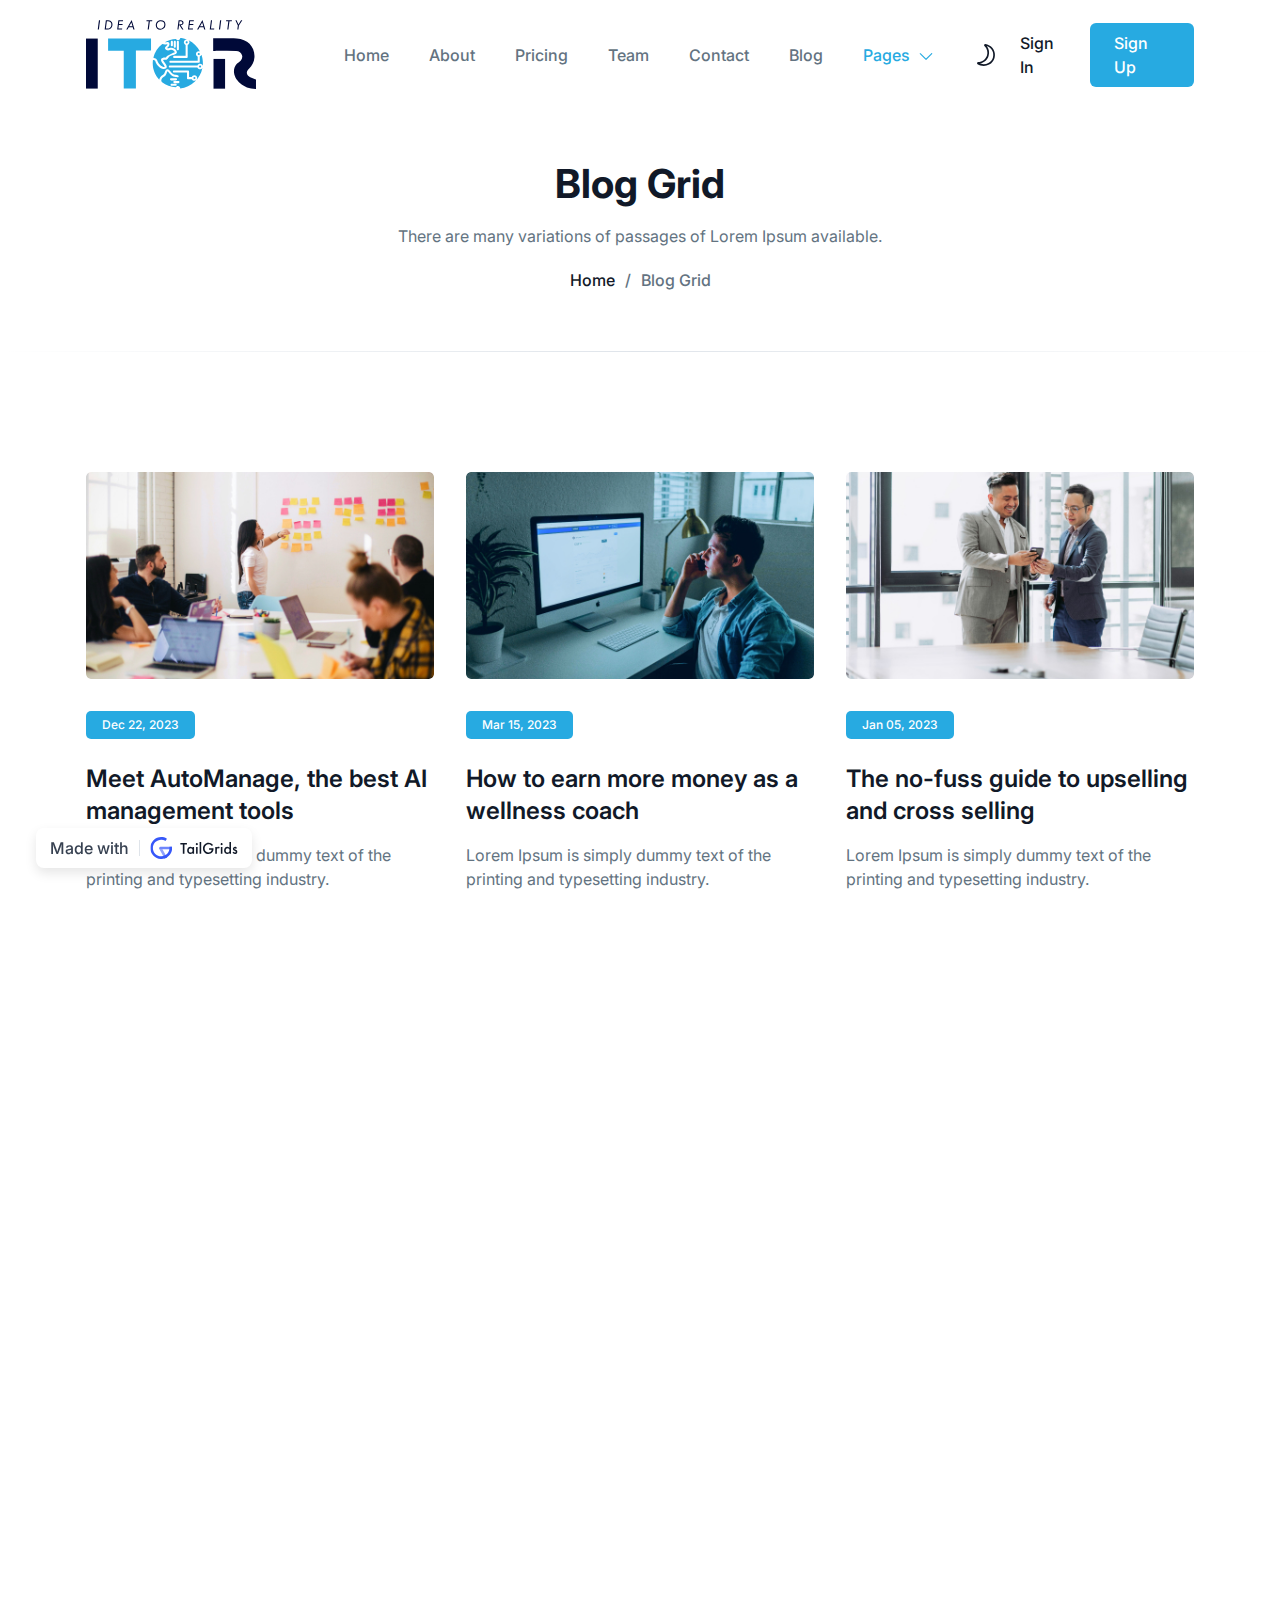
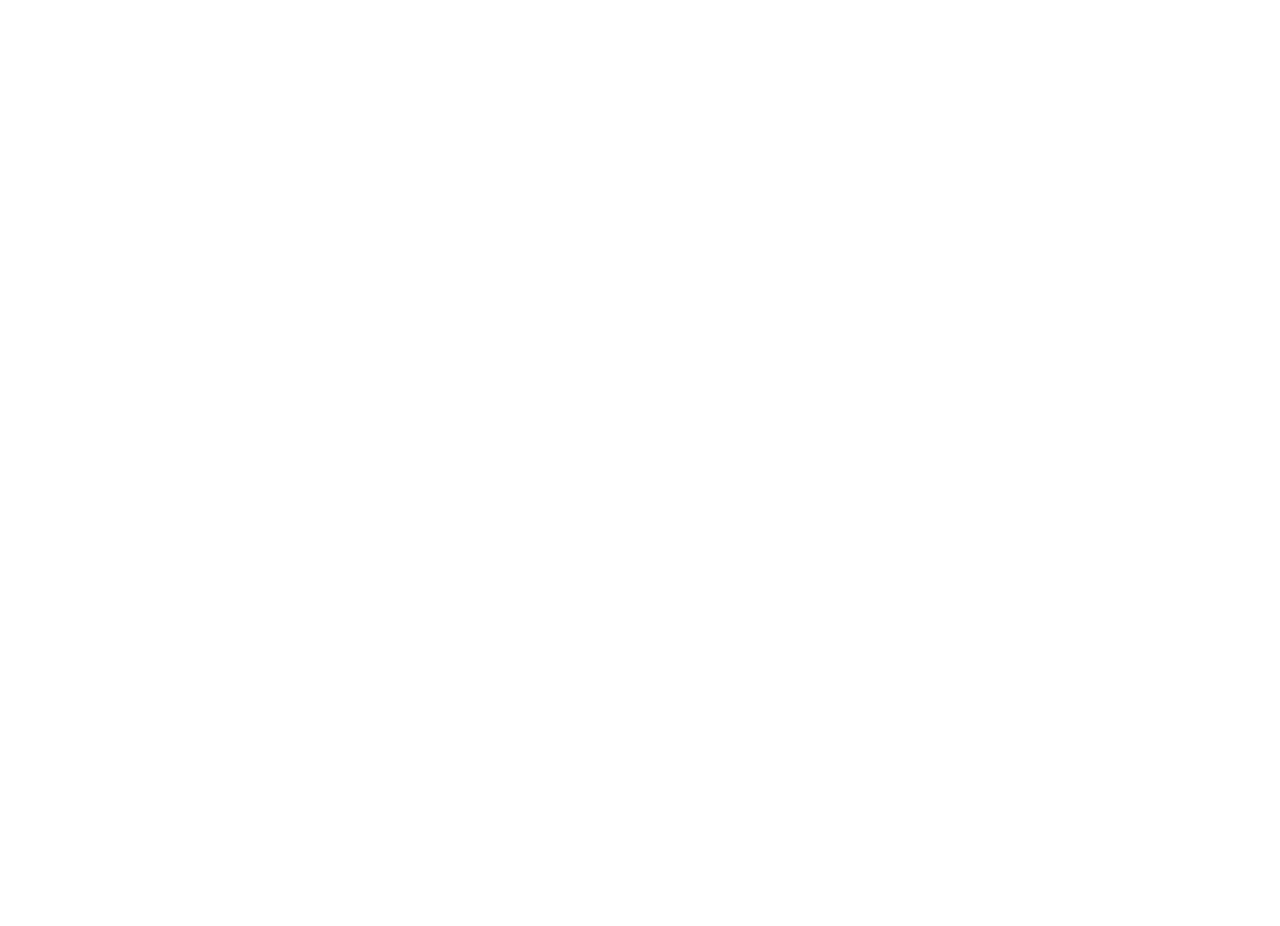
<file: blog-grids.html>
<!DOCTYPE html>
<html lang="en">

<head>
  <meta charset="UTF-8" />
  <meta http-equiv="X-UA-Compatible" content="IE=edge" />
  <meta name="viewport" content="width=device-width, initial-scale=1.0" />
  <title>Blog Grids | Play Tailwind</title>
  <link rel="shortcut icon" href="assets/images/favicon.png" type="image/x-icon" />
  <link rel="stylesheet" href="assets/css/animate.css" />
  <link rel="stylesheet" href="assets/css/tailwind.css" />

  <!-- ==== WOW JS ==== -->
  <script src="assets/js/wow.min.js"></script>
  <script>
    new WOW().init();
  </script>
</head>

<body>
  <!-- ====== Navbar Section Start -->
  <div class="absolute top-0 left-0 z-40 flex items-center w-full bg-transparent ud-header">
    <div class="container">
      <div class="relative flex items-center justify-between -mx-4">
        <div class="max-w-full px-4 w-60">
          <a href="index.html" class="block w-full py-5 navbar-logo">
            <img src="assets/images/logo/logo.svg" alt="logo" class="w-full dark:hidden" />
            <img src="assets/images/logo/logo-white.svg" alt="logo" class="hidden w-full dark:block" />
          </a>
        </div>
        <div class="flex items-center justify-between w-full px-4">
          <div>
            <button id="navbarToggler"
              class="absolute right-4 top-1/2 block -translate-y-1/2 rounded-lg px-3 py-[6px] ring-primary focus:ring-2 lg:hidden">
              <span class="relative my-[6px] block h-[2px] w-[30px] bg-dark dark:bg-white"></span>
              <span class="relative my-[6px] block h-[2px] w-[30px] bg-dark dark:bg-white"></span>
              <span class="relative my-[6px] block h-[2px] w-[30px] bg-dark dark:bg-white"></span>
            </button>
            <nav id="navbarCollapse"
              class="absolute right-4 top-full hidden w-full max-w-[250px] rounded-lg bg-white dark:bg-dark-2 py-5 shadow-lg lg:static lg:block lg:w-full lg:max-w-full lg:bg-transparent dark:lg:bg-transparent lg:py-0 lg:px-4 lg:shadow-none xl:px-6">
              <ul class="blcok lg:flex 2xl:ml-20">
                <li class="relative group">
                  <a href="/#home"
                    class="flex py-2 mx-8 text-base font-medium ud-menu-scroll text-dark dark:text-white group-hover:text-primary lg:mr-0 lg:inline-flex lg:py-6 lg:px-0 lg:text-body-color dark:lg:text-dark-6">
                    Home
                  </a>
                </li>
                <li class="relative group">
                  <a href="/#about"
                    class="flex py-2 mx-8 text-base font-medium ud-menu-scroll text-dark dark:text-white group-hover:text-primary lg:mr-0 lg:ml-7 lg:inline-flex lg:py-6 lg:px-0 lg:text-body-color dark:lg:text-dark-6 xl:ml-10">
                    About
                  </a>
                </li>
                <li class="relative group">
                  <a href="/#pricing"
                    class="flex py-2 mx-8 text-base font-medium ud-menu-scroll text-dark dark:text-white group-hover:text-primary lg:mr-0 lg:ml-7 lg:inline-flex lg:py-6 lg:px-0 lg:text-body-color dark:lg:text-dark-6 xl:ml-10">
                    Pricing
                  </a>
                </li>
                <li class="relative group">
                  <a href="/#team"
                    class="flex py-2 mx-8 text-base font-medium ud-menu-scroll text-dark dark:text-white group-hover:text-primary lg:mr-0 lg:ml-7 lg:inline-flex lg:py-6 lg:px-0 lg:text-body-color dark:lg:text-dark-6 xl:ml-10">
                    Team
                  </a>
                </li>
                <li class="relative group">
                  <a href="/#contact"
                    class="flex py-2 mx-8 text-base font-medium ud-menu-scroll text-dark dark:text-white group-hover:text-primary lg:mr-0 lg:ml-7 lg:inline-flex lg:py-6 lg:px-0 lg:text-body-color dark:lg:text-dark-6 xl:ml-10">
                    Contact
                  </a>
                </li>
                <li class="relative group">
                  <a href="blog-grids.html"
                    class="flex py-2 mx-8 text-base font-medium ud-menu-scroll text-dark dark:text-white group-hover:text-primary lg:mr-0 lg:ml-7 lg:inline-flex lg:py-6 lg:px-0 lg:text-body-color dark:lg:text-dark-6 xl:ml-10">
                    Blog
                  </a>
                </li>
                <li class="relative submenu-item group">
                  <a href="javascript:void(0)"
                    class="relative flex items-center justify-between py-2 mx-8 text-base font-medium text-primary group-hover:text-primary lg:mr-0 lg:ml-8 lg:inline-flex lg:py-6 lg:pl-0 lg:pr-4 xl:ml-10">
                    Pages

                    <svg class="ml-2 fill-current" width="16" height="20" viewBox="0 0 16 20" fill="none"
                      xmlns="http://www.w3.org/2000/svg">
                      <path
                        d="M7.99999 14.9C7.84999 14.9 7.72499 14.85 7.59999 14.75L1.84999 9.10005C1.62499 8.87505 1.62499 8.52505 1.84999 8.30005C2.07499 8.07505 2.42499 8.07505 2.64999 8.30005L7.99999 13.525L13.35 8.25005C13.575 8.02505 13.925 8.02505 14.15 8.25005C14.375 8.47505 14.375 8.82505 14.15 9.05005L8.39999 14.7C8.27499 14.825 8.14999 14.9 7.99999 14.9Z" />
                    </svg>
                  </a>
                  <div
                    class="submenu relative top-full left-0 hidden w-[250px] rounded-sm bg-white dark:bg-dark-2 p-4 transition-[top] duration-300 group-hover:opacity-100 lg:invisible lg:absolute lg:top-[110%] lg:block lg:opacity-0 lg:shadow-lg lg:group-hover:visible lg:group-hover:top-full">
                    <a href="about.html"
                      class="block rounded py-[10px] px-4 text-sm text-body-color dark:text-dark-6 hover:text-primary dark:hover:text-primary">
                      About Page
                    </a>
                    <a href="pricing.html"
                      class="block rounded py-[10px] px-4 text-sm text-body-color dark:text-dark-6 hover:text-primary dark:hover:text-primary">
                      Pricing Page
                    </a>
                    <a href="contact.html"
                      class="block rounded py-[10px] px-4 text-sm text-body-color dark:text-dark-6 hover:text-primary dark:hover:text-primary">
                      Contact Page
                    </a>
                    <a href="blog-grids.html"
                      class="block rounded py-[10px] px-4 text-sm text-primary hover:text-primary dark:hover:text-primary">
                      Blog Grid Page
                    </a>
                    <a href="blog-details.html"
                      class="block rounded py-[10px] px-4 text-sm text-body-color dark:text-dark-6 hover:text-primary dark:hover:text-primary">
                      Blog Details Page
                    </a>
                    <a href="signup.html"
                      class="block rounded py-[10px] px-4 text-sm text-body-color dark:text-dark-6 hover:text-primary dark:hover:text-primary">
                      Sign Up Page
                    </a>
                    <a href="signin.html"
                      class="block rounded py-[10px] px-4 text-sm text-body-color dark:text-dark-6 hover:text-primary dark:hover:text-primary">
                      Sign In Page
                    </a>
                    <a href="404.html"
                      class="block rounded py-[10px] px-4 text-sm text-body-color dark:text-dark-6 hover:text-primary dark:hover:text-primary">
                      404 Page
                    </a>
                  </div>
                </li>
              </ul>
            </nav>
          </div>
          <div class="flex items-center justify-end pr-16 lg:pr-0">
            <label for="themeSwitcher" class="inline-flex items-center cursor-pointer" aria-label="themeSwitcher"
              name="themeSwitcher">
              <input type="checkbox" name="themeSwitcher" id="themeSwitcher" class="sr-only" />
              <span class="block text-dark dark:hidden dark:text-white">
                <svg
                  class="fill-current"
                  width="24"
                  height="24"
                  viewBox="0 0 24 24"
                  fill="none"
                  xmlns="http://www.w3.org/2000/svg"
                >
                  <path
                    d="M13.3125 1.50001C12.675 1.31251 12.0375 1.16251 11.3625 1.05001C10.875 0.975006 10.35 1.23751 10.1625 1.68751C9.93751 2.13751 10.05 2.70001 10.425 3.00001C13.0875 5.47501 14.0625 9.11251 12.975 12.525C11.775 16.3125 8.25001 18.975 4.16251 19.0875C3.63751 19.0875 3.22501 19.425 3.07501 19.9125C2.92501 20.4 3.15001 20.925 3.56251 21.1875C4.50001 21.75 5.43751 22.2 6.37501 22.5C7.46251 22.8375 8.58751 22.9875 9.71251 22.9875C11.625 22.9875 13.5 22.5 15.1875 21.5625C17.85 20.1 19.725 17.7375 20.55 14.8875C22.1625 9.26251 18.975 3.37501 13.3125 1.50001ZM18.9375 14.4C18.2625 16.8375 16.6125 18.825 14.4 20.0625C12.075 21.3375 9.41251 21.6 6.90001 20.85C6.63751 20.775 6.33751 20.6625 6.07501 20.55C10.05 19.7625 13.35 16.9125 14.5875 13.0125C15.675 9.56251 15 5.92501 12.7875 3.07501C17.5875 4.68751 20.2875 9.67501 18.9375 14.4Z"
                  />
                </svg>
              </span>
              <span class="hidden text-dark dark:block dark:text-white">
                <svg
                  class="fill-current"
                  width="24"
                  height="24"
                  viewBox="0 0 24 24"
                  fill="none"
                  xmlns="http://www.w3.org/2000/svg"
                >
                  <g clip-path="url(#clip0_2172_3070)">
                    <path
                      d="M12 6.89999C9.18752 6.89999 6.90002 9.18749 6.90002 12C6.90002 14.8125 9.18752 17.1 12 17.1C14.8125 17.1 17.1 14.8125 17.1 12C17.1 9.18749 14.8125 6.89999 12 6.89999ZM12 15.4125C10.125 15.4125 8.58752 13.875 8.58752 12C8.58752 10.125 10.125 8.58749 12 8.58749C13.875 8.58749 15.4125 10.125 15.4125 12C15.4125 13.875 13.875 15.4125 12 15.4125Z"
                    />
                    <path
                      d="M12 4.2375C12.45 4.2375 12.8625 3.8625 12.8625 3.375V1.5C12.8625 1.05 12.4875 0.637497 12 0.637497C11.55 0.637497 11.1375 1.0125 11.1375 1.5V3.4125C11.175 3.8625 11.55 4.2375 12 4.2375Z"
                    />
                    <path
                      d="M12 19.7625C11.55 19.7625 11.1375 20.1375 11.1375 20.625V22.5C11.1375 22.95 11.5125 23.3625 12 23.3625C12.45 23.3625 12.8625 22.9875 12.8625 22.5V20.5875C12.8625 20.1375 12.45 19.7625 12 19.7625Z"
                    />
                    <path
                      d="M18.1125 6.74999C18.3375 6.74999 18.5625 6.67499 18.7125 6.48749L19.9125 5.28749C20.25 4.94999 20.25 4.42499 19.9125 4.08749C19.575 3.74999 19.05 3.74999 18.7125 4.08749L17.5125 5.28749C17.175 5.62499 17.175 6.14999 17.5125 6.48749C17.6625 6.67499 17.8875 6.74999 18.1125 6.74999Z"
                    />
                    <path
                      d="M5.32501 17.5125L4.12501 18.675C3.78751 19.0125 3.78751 19.5375 4.12501 19.875C4.27501 20.025 4.50001 20.1375 4.72501 20.1375C4.95001 20.1375 5.17501 20.0625 5.32501 19.875L6.52501 18.675C6.86251 18.3375 6.86251 17.8125 6.52501 17.475C6.18751 17.175 5.62501 17.175 5.32501 17.5125Z"
                    />
                    <path
                      d="M22.5 11.175H20.5875C20.1375 11.175 19.725 11.55 19.725 12.0375C19.725 12.4875 20.1 12.9 20.5875 12.9H22.5C22.95 12.9 23.3625 12.525 23.3625 12.0375C23.3625 11.55 22.95 11.175 22.5 11.175Z"
                    />
                    <path
                      d="M4.23751 12C4.23751 11.55 3.86251 11.1375 3.37501 11.1375H1.50001C1.05001 11.1375 0.637512 11.5125 0.637512 12C0.637512 12.45 1.01251 12.8625 1.50001 12.8625H3.41251C3.86251 12.8625 4.23751 12.45 4.23751 12Z"
                    />
                    <path
                      d="M18.675 17.5125C18.3375 17.175 17.8125 17.175 17.475 17.5125C17.1375 17.85 17.1375 18.375 17.475 18.7125L18.675 19.9125C18.825 20.0625 19.05 20.175 19.275 20.175C19.5 20.175 19.725 20.1 19.875 19.9125C20.2125 19.575 20.2125 19.05 19.875 18.7125L18.675 17.5125Z"
                    />
                    <path
                      d="M5.32501 4.125C4.98751 3.7875 4.46251 3.7875 4.12501 4.125C3.78751 4.4625 3.78751 4.9875 4.12501 5.325L5.32501 6.525C5.47501 6.675 5.70001 6.7875 5.92501 6.7875C6.15001 6.7875 6.37501 6.7125 6.52501 6.525C6.86251 6.1875 6.86251 5.6625 6.52501 5.325L5.32501 4.125Z"
                    />
                  </g>
                  <defs>
                    <clipPath id="clip0_2172_3070">
                      <rect width="24" height="24" fill="white" />
                    </clipPath>
                  </defs>
                </svg>
              </span>
            </label>
            <div class="hidden sm:flex">
              <a href="signin.html"
                class="loginBtn py-2 px-[22px] text-base font-medium text-dark dark:text-white hover:opacity-70">
                Sign In
              </a>
              <a href="signup.html"
                class="px-6 py-2 text-base font-medium text-white duration-300 ease-in-out rounded-md signUpBtn bg-primary hover:bg-blue-dark">
                Sign Up
              </a>
            </div>
          </div>
        </div>
      </div>
    </div>
  </div>
  <!-- ====== Navbar Section End -->

  <!-- ====== Banner Section Start -->
  <div class="relative z-10 overflow-hidden pt-[120px] pb-[60px] md:pt-[130px] lg:pt-[160px] dark:bg-dark">
    <div
      class="absolute bottom-0 left-0 w-full h-px bg-gradient-to-r from-stroke/0 via-stroke dark:via-dark-3 to-stroke/0">
    </div>
    <div class="container">
      <div class="flex flex-wrap items-center -mx-4">
        <div class="w-full px-4">
          <div class="text-center">
            <h1 class="mb-4 text-3xl font-bold text-dark dark:text-white sm:text-4xl md:text-[40px] md:leading-[1.2]">
              Blog Grid</h1>
            <p class="mb-5 text-base text-body-color dark:text-dark-6">
              There are many variations of passages of Lorem Ipsum available.
            </p>

            <ul class="flex items-center justify-center gap-[10px]">
              <li>
                <a href="index.html"
                  class="flex items-center gap-[10px] text-base font-medium text-dark dark:text-white">
                  Home
                </a>
              </li>
              <li>
                <a href="javascript:void(0)" class="flex items-center gap-[10px] text-base font-medium text-body-color">
                  <span class="text-body-color dark:text-dark-6"> / </span>
                  Blog Grid
                </a>
              </li>
            </ul>
          </div>
        </div>
      </div>
    </div>
  </div>
  <!-- ====== Banner Section End -->

  <!-- ====== Blog Section Start -->
  <section class="pt-20 pb-10 lg:pt-[120px] lg:pb-20 dark:bg-dark">
    <div class="container">
      <div class="flex flex-wrap -mx-4">
        <div class="w-full px-4 md:w-1/2 lg:w-1/3">
          <div class="mb-10 wow fadeInUp group" data-wow-delay=".1s">
            <div class="mb-8 overflow-hidden rounded-[5px]">
              <a href="blog-details.html" class="block">
                <img src="assets/images/blog/blog-01.jpg" alt="image"
                  class="w-full transition group-hover:rotate-6 group-hover:scale-125" />
              </a>
            </div>
            <div>
              <span
                class="inline-block px-4 py-0.5 mb-6 text-xs font-medium leading-loose text-center text-white rounded-[5px] bg-primary">
                Dec 22, 2023
              </span>
              <h3>
                <a href="blog-details.html"
                  class="inline-block mb-4 text-xl font-semibold text-dark dark:text-white hover:text-primary dark:hover:text-primary sm:text-2xl lg:text-xl xl:text-2xl">
                  Meet AutoManage, the best AI management tools
                </a>
              </h3>
              <p class="max-w-[370px] text-base text-body-color dark:text-dark-6">
                Lorem Ipsum is simply dummy text of the printing and
                typesetting industry.
              </p>
            </div>
          </div>
        </div>
        <div class="w-full px-4 md:w-1/2 lg:w-1/3">
          <div class="mb-10 wow fadeInUp group" data-wow-delay=".15s">
            <div class="mb-8 overflow-hidden rounded-[5px]">
              <a href="blog-details.html" class="block">
                <img src="assets/images/blog/blog-02.jpg" alt="image"
                  class="w-full transition group-hover:rotate-6 group-hover:scale-125" />
              </a>
            </div>
            <div>
              <span
                class="inline-block px-4 py-0.5 mb-6 text-xs font-medium leading-loose text-center text-white rounded-[5px] bg-primary">
                Mar 15, 2023
              </span>
              <h3>
                <a href="blog-details.html"
                  class="inline-block mb-4 text-xl font-semibold text-dark dark:text-white hover:text-primary dark:hover:text-primary sm:text-2xl lg:text-xl xl:text-2xl">
                  How to earn more money as a wellness coach
                </a>
              </h3>
              <p class="max-w-[370px] text-base text-body-color dark:text-dark-6">
                Lorem Ipsum is simply dummy text of the printing and
                typesetting industry.
              </p>
            </div>
          </div>
        </div>
        <div class="w-full px-4 md:w-1/2 lg:w-1/3">
          <div class="mb-10 wow fadeInUp group" data-wow-delay=".2s">
            <div class="mb-8 overflow-hidden rounded-[5px]">
              <a href="blog-details.html" class="block">
                <img src="assets/images/blog/blog-03.jpg" alt="image"
                  class="w-full transition group-hover:rotate-6 group-hover:scale-125" />
              </a>
            </div>
            <div>
              <span
                class="inline-block px-4 py-0.5 mb-6 text-xs font-medium leading-loose text-center text-white rounded-[5px] bg-primary">
                Jan 05, 2023
              </span>
              <h3>
                <a href="blog-details.html"
                  class="inline-block mb-4 text-xl font-semibold text-dark dark:text-white hover:text-primary dark:hover:text-primary sm:text-2xl lg:text-xl xl:text-2xl">
                  The no-fuss guide to upselling and cross selling
                </a>
              </h3>
              <p class="max-w-[370px] text-base text-body-color dark:text-dark-6">
                Lorem Ipsum is simply dummy text of the printing and
                typesetting industry.
              </p>
            </div>
          </div>
        </div>
        <div class="w-full px-4 md:w-1/2 lg:w-1/3">
          <div class="mb-10 wow fadeInUp group" data-wow-delay=".1s">
            <div class="mb-8 overflow-hidden rounded-[5px]">
              <a href="blog-details.html" class="block">
                <img src="assets/images/blog/blog-02.jpg" alt="image"
                  class="w-full transition group-hover:rotate-6 group-hover:scale-125" />
              </a>
            </div>
            <div>
              <span
                class="inline-block px-4 py-0.5 mb-6 text-xs font-medium leading-loose text-center text-white rounded-[5px] bg-primary">
                Mar 15, 2023
              </span>
              <h3>
                <a href="blog-details.html"
                  class="inline-block mb-4 text-xl font-semibold text-dark dark:text-white hover:text-primary dark:hover:text-primary sm:text-2xl lg:text-xl xl:text-2xl">
                  How to earn more money as a wellness coach
                </a>
              </h3>
              <p class="max-w-[370px] text-base text-body-color dark:text-dark-6">
                Lorem Ipsum is simply dummy text of the printing and
                typesetting industry.
              </p>
            </div>
          </div>
        </div>
        <div class="w-full px-4 md:w-1/2 lg:w-1/3">
          <div class="mb-10 wow fadeInUp group" data-wow-delay=".15s">
            <div class="mb-8 overflow-hidden rounded-[5px]">
              <a href="blog-details.html" class="block">
                <img src="assets/images/blog/blog-03.jpg" alt="image"
                  class="w-full transition group-hover:rotate-6 group-hover:scale-125" />
              </a>
            </div>
            <div>
              <span
                class="inline-block px-4 py-0.5 mb-6 text-xs font-medium leading-loose text-center text-white rounded-[5px] bg-primary">
                Jan 05, 2023
              </span>
              <h3>
                <a href="blog-details.html"
                  class="inline-block mb-4 text-xl font-semibold text-dark dark:text-white hover:text-primary dark:hover:text-primary sm:text-2xl lg:text-xl xl:text-2xl">
                  The no-fuss guide to upselling and cross selling
                </a>
              </h3>
              <p class="max-w-[370px] text-base text-body-color dark:text-dark-6">
                Lorem Ipsum is simply dummy text of the printing and
                typesetting industry.
              </p>
            </div>
          </div>
        </div>
        <div class="w-full px-4 md:w-1/2 lg:w-1/3">
          <div class="mb-10 wow fadeInUp group" data-wow-delay=".2s">
            <div class="mb-8 overflow-hidden rounded-[5px]">
              <a href="blog-details.html" class="block">
                <img src="assets/images/blog/blog-01.jpg" alt="image"
                  class="w-full transition group-hover:rotate-6 group-hover:scale-125" />
              </a>
            </div>
            <div>
              <span
                class="inline-block px-4 py-0.5 mb-6 text-xs font-medium leading-loose text-center text-white rounded-[5px] bg-primary">
                Dec 22, 2023
              </span>
              <h3>
                <a href="blog-details.html"
                  class="inline-block mb-4 text-xl font-semibold text-dark dark:text-white hover:text-primary dark:hover:text-primary sm:text-2xl lg:text-xl xl:text-2xl">
                  Meet AutoManage, the best AI management tools
                </a>
              </h3>
              <p class="max-w-[370px] text-base text-body-color dark:text-dark-6">
                Lorem Ipsum is simply dummy text of the printing and
                typesetting industry.
              </p>
            </div>
          </div>
        </div>
        <div class="w-full px-4 md:w-1/2 lg:w-1/3">
          <div class="mb-10 wow fadeInUp group" data-wow-delay=".1s">
            <div class="mb-8 overflow-hidden rounded-[5px]">
              <a href="blog-details.html" class="block">
                <img src="assets/images/blog/blog-01.jpg" alt="image"
                  class="w-full transition group-hover:rotate-6 group-hover:scale-125" />
              </a>
            </div>
            <div>
              <span
                class="inline-block px-4 py-0.5 mb-6 text-xs font-medium leading-loose text-center text-white rounded-[5px] bg-primary">
                Dec 22, 2023
              </span>
              <h3>
                <a href="blog-details.html"
                  class="inline-block mb-4 text-xl font-semibold text-dark dark:text-white hover:text-primary dark:hover:text-primary sm:text-2xl lg:text-xl xl:text-2xl">
                  Meet AutoManage, the best AI management tools
                </a>
              </h3>
              <p class="max-w-[370px] text-base text-body-color dark:text-dark-6">
                Lorem Ipsum is simply dummy text of the printing and
                typesetting industry.
              </p>
            </div>
          </div>
        </div>
        <div class="w-full px-4 md:w-1/2 lg:w-1/3">
          <div class="mb-10 wow fadeInUp group" data-wow-delay=".15s">
            <div class="mb-8 overflow-hidden rounded-[5px]">
              <a href="blog-details.html" class="block">
                <img src="assets/images/blog/blog-02.jpg" alt="image"
                  class="w-full transition group-hover:rotate-6 group-hover:scale-125" />
              </a>
            </div>
            <div>
              <span
                class="inline-block px-4 py-0.5 mb-6 text-xs font-medium leading-loose text-center text-white rounded-[5px] bg-primary">
                Mar 15, 2023
              </span>
              <h3>
                <a href="blog-details.html"
                  class="inline-block mb-4 text-xl font-semibold text-dark dark:text-white hover:text-primary dark:hover:text-primary sm:text-2xl lg:text-xl xl:text-2xl">
                  How to earn more money as a wellness coach
                </a>
              </h3>
              <p class="max-w-[370px] text-base text-body-color dark:text-dark-6">
                Lorem Ipsum is simply dummy text of the printing and
                typesetting industry.
              </p>
            </div>
          </div>
        </div>
        <div class="w-full px-4 md:w-1/2 lg:w-1/3">
          <div class="mb-10 wow fadeInUp group" data-wow-delay=".2s">
            <div class="mb-8 overflow-hidden rounded-[5px]">
              <a href="blog-details.html" class="block">
                <img src="assets/images/blog/blog-03.jpg" alt="image"
                  class="w-full transition group-hover:rotate-6 group-hover:scale-125" />
              </a>
            </div>
            <div>
              <span
                class="inline-block px-4 py-0.5 mb-6 text-xs font-medium leading-loose text-center text-white rounded-[5px] bg-primary">
                Jan 05, 2023
              </span>
              <h3>
                <a href="blog-details.html"
                  class="inline-block mb-4 text-xl font-semibold text-dark dark:text-white hover:text-primary dark:hover:text-primary sm:text-2xl lg:text-xl xl:text-2xl">
                  The no-fuss guide to upselling and cross selling
                </a>
              </h3>
              <p class="max-w-[370px] text-base text-body-color dark:text-dark-6">
                Lorem Ipsum is simply dummy text of the printing and
                typesetting industry.
              </p>
            </div>
          </div>
        </div>
      </div>

      <div class="mt-8 text-center wow fadeInUp" data-wow-delay=".2s">
        <div class="inline-flex p-3 bg-white dark:bg-dark-2 border rounded-[10px] border-stroke dark:border-dark-3">
          <ul class="flex items-center -mx-1">
            <li class="px-1">
              <a href="javascript:void(0)"
                class="flex items-center justify-center text-base bg-transparent border rounded-md hover:border-primary hover:bg-primary h-[34px] w-[34px] border-stroke dark:border-dark-3 text-body-color dark:text-dark-6 hover:text-white dark:hover:border-primary dark:hover:text-white">
                <span>
                  <svg width="8" height="15" viewBox="0 0 8 15" class="fill-current stroke-current">
                    <path
                      d="M7.12979 1.91389L7.1299 1.914L7.1344 1.90875C7.31476 1.69833 7.31528 1.36878 7.1047 1.15819C7.01062 1.06412 6.86296 1.00488 6.73613 1.00488C6.57736 1.00488 6.4537 1.07206 6.34569 1.18007L6.34564 1.18001L6.34229 1.18358L0.830207 7.06752C0.830152 7.06757 0.830098 7.06763 0.830043 7.06769C0.402311 7.52078 0.406126 8.26524 0.827473 8.73615L0.827439 8.73618L0.829982 8.73889L6.34248 14.6014L6.34243 14.6014L6.34569 14.6047C6.546 14.805 6.88221 14.8491 7.1047 14.6266C7.30447 14.4268 7.34883 14.0918 7.12833 13.8693L1.62078 8.01209C1.55579 7.93114 1.56859 7.82519 1.61408 7.7797L1.61413 7.77975L1.61729 7.77639L7.12979 1.91389Z"
                      stroke-width="0.3" />
                  </svg>
                </span>
              </a>
            </li>
            <li class="px-1">
              <a href="javascript:void(0)"
                class="flex items-center justify-center text-base bg-transparent border rounded-md hover:border-primary hover:bg-primary h-[34px] w-[34px] border-stroke dark:border-dark-3 text-body-color dark:text-dark-6 hover:text-white dark:hover:border-primary dark:hover:text-white">
                1
              </a>
            </li>
            <li class="px-1">
              <a href="javascript:void(0)"
                class="flex items-center justify-center text-base bg-transparent border rounded-md hover:border-primary hover:bg-primary h-[34px] w-[34px] border-stroke dark:border-dark-3 text-body-color dark:text-dark-6 hover:text-white dark:hover:border-primary dark:hover:text-white">
                2
              </a>
            </li>
            <li class="px-1">
              <a href="javascript:void(0)"
                class="flex items-center justify-center text-base bg-transparent border rounded-md hover:border-primary hover:bg-primary h-[34px] w-[34px] border-stroke dark:border-dark-3 text-body-color dark:text-dark-6 hover:text-white dark:hover:border-primary dark:hover:text-white">
                3
              </a>
            </li>
            <li class="px-1">
              <a href="javascript:void(0)"
                class="flex items-center justify-center text-base bg-transparent border rounded-md hover:border-primary hover:bg-primary h-[34px] w-[34px] border-stroke dark:border-dark-3 text-body-color dark:text-dark-6 hover:text-white dark:hover:border-primary dark:hover:text-white">
                4
              </a>
            </li>
            <li class="px-1">
              <a href="javascript:void(0)"
                class="flex items-center justify-center text-base bg-transparent border rounded-md hover:border-primary hover:bg-primary h-[34px] w-[34px] border-stroke dark:border-dark-3 text-body-color dark:text-dark-6 hover:text-white dark:hover:border-primary dark:hover:text-white">
                <span>
                  <svg width="8" height="15" viewBox="0 0 8 15" class="fill-current stroke-current">
                    <path
                      d="M0.870212 13.0861L0.870097 13.086L0.865602 13.0912C0.685237 13.3017 0.684716 13.6312 0.895299 13.8418C0.989374 13.9359 1.13704 13.9951 1.26387 13.9951C1.42264 13.9951 1.5463 13.9279 1.65431 13.8199L1.65436 13.82L1.65771 13.8164L7.16979 7.93248C7.16985 7.93243 7.1699 7.93237 7.16996 7.93231C7.59769 7.47923 7.59387 6.73477 7.17253 6.26385L7.17256 6.26382L7.17002 6.26111L1.65752 0.398611L1.65757 0.398563L1.65431 0.395299C1.454 0.194997 1.11779 0.150934 0.895299 0.373424C0.695526 0.573197 0.651169 0.908167 0.871667 1.13067L6.37922 6.98791C6.4442 7.06886 6.43141 7.17481 6.38592 7.2203L6.38587 7.22025L6.38271 7.22361L0.870212 13.0861Z"
                      stroke-width="0.3" />
                  </svg>
                </span>
              </a>
            </li>
          </ul>
        </div>
      </div>
    </div>
  </section>
  <!-- ====== Blog Section End -->

  <!-- ====== Footer Section Start -->
  <footer class="wow fadeInUp relative z-10 bg-[#090E34] pt-20 lg:pt-[100px]" data-wow-delay=".15s">
    <div class="container">
      <div class="flex flex-wrap -mx-4">
        <div class="w-full px-4 sm:w-1/2 md:w-1/2 lg:w-4/12 xl:w-3/12">
          <div class="w-full mb-10">
            <a href="javascript:void(0)" class="mb-6 inline-block max-w-[160px]">
              <img src="assets/images/logo/logo-white.svg" alt="logo" class="max-w-full" />
            </a>
            <p class="mb-8 max-w-[270px] text-base text-gray-7">
              We create digital experiences for brands and companies by using
              technology.
            </p>
            <div class="flex items-center -mx-3">
              <a href="javascript:void(0)" class="px-3 text-gray-7 hover:text-white">
                <svg width="22" height="22" viewBox="0 0 22 22" fill="none" xmlns="http://www.w3.org/2000/svg"
                  class="fill-current">
                  <path
                    d="M16.294 8.86875H14.369H13.6815V8.18125V6.05V5.3625H14.369H15.8128C16.1909 5.3625 16.5003 5.0875 16.5003 4.675V1.03125C16.5003 0.653125 16.2253 0.34375 15.8128 0.34375H13.3034C10.5878 0.34375 8.69714 2.26875 8.69714 5.12187V8.1125V8.8H8.00964H5.67214C5.19089 8.8 4.74402 9.17812 4.74402 9.72812V12.2031C4.74402 12.6844 5.12214 13.1313 5.67214 13.1313H7.94089H8.62839V13.8188V20.7281C8.62839 21.2094 9.00652 21.6562 9.55652 21.6562H12.7878C12.994 21.6562 13.1659 21.5531 13.3034 21.4156C13.4409 21.2781 13.544 21.0375 13.544 20.8312V13.8531V13.1656H14.2659H15.8128C16.2596 13.1656 16.6034 12.8906 16.6721 12.4781V12.4438V12.4094L17.1534 10.0375C17.1878 9.79688 17.1534 9.52187 16.9471 9.24687C16.8784 9.075 16.569 8.90312 16.294 8.86875Z" />
                </svg>
              </a>
              <a href="javascript:void(0)" class="px-3 text-gray-7 hover:text-white">
                <svg width="22" height="22" viewBox="0 0 22 22" fill="none" xmlns="http://www.w3.org/2000/svg"
                  class="fill-current">
                  <path
                    d="M20.1236 5.91236C20.2461 5.76952 20.0863 5.58286 19.905 5.64972C19.5004 5.79896 19.1306 5.8974 18.5837 5.95817C19.2564 5.58362 19.5693 5.04828 19.8237 4.39259C19.885 4.23443 19.7 4.09092 19.5406 4.16647C18.8931 4.47345 18.1945 4.70121 17.4599 4.83578C16.7338 4.11617 15.6988 3.6665 14.5539 3.6665C12.3554 3.6665 10.5725 5.32454 10.5725 7.36908C10.5725 7.65933 10.6081 7.94206 10.6752 8.21276C7.51486 8.06551 4.6968 6.71359 2.73896 4.64056C2.60477 4.49848 2.36128 4.51734 2.27772 4.69063C2.05482 5.15296 1.93056 5.66584 1.93056 6.20582C1.93056 7.49014 2.6332 8.62331 3.70132 9.28732C3.22241 9.27293 2.76441 9.17961 2.34234 9.02125C2.13684 8.94416 1.90127 9.07964 1.92888 9.28686C2.14084 10.8781 3.42915 12.1909 5.09205 12.5011C4.75811 12.586 4.40639 12.6311 4.04253 12.6311C3.95431 12.6311 3.86685 12.6284 3.78019 12.6231C3.55967 12.6094 3.38044 12.8067 3.47499 12.9954C4.09879 14.2404 5.44575 15.1096 7.0132 15.1367C5.65077 16.13 3.93418 16.7218 2.06882 16.7218C1.83882 16.7218 1.74015 17.0175 1.9442 17.1178C3.52016 17.8924 5.31487 18.3332 7.22182 18.3332C14.545 18.3332 18.549 12.6914 18.549 7.79843C18.549 7.63827 18.545 7.47811 18.5377 7.31945C19.1321 6.92012 19.6664 6.44528 20.1236 5.91236Z" />
                </svg>
              </a>
              <a href="javascript:void(0)" class="px-3 text-gray-7 hover:text-white">
                <svg width="22" height="22" viewBox="0 0 22 22" fill="none" xmlns="http://www.w3.org/2000/svg"
                  class="fill-current">
                  <path
                    d="M11.0297 14.4305C12.9241 14.4305 14.4598 12.8948 14.4598 11.0004C14.4598 9.10602 12.9241 7.57031 11.0297 7.57031C9.13529 7.57031 7.59958 9.10602 7.59958 11.0004C7.59958 12.8948 9.13529 14.4305 11.0297 14.4305Z" />
                  <path
                    d="M14.7554 1.8335H7.24463C4.25807 1.8335 1.83334 4.25823 1.83334 7.24479V14.6964C1.83334 17.7421 4.25807 20.1668 7.24463 20.1668H14.6962C17.7419 20.1668 20.1667 17.7421 20.1667 14.7555V7.24479C20.1667 4.25823 17.7419 1.8335 14.7554 1.8335ZM11.0296 15.4948C8.51614 15.4948 6.53496 13.4545 6.53496 11.0002C6.53496 8.54586 8.54571 6.50554 11.0296 6.50554C13.4839 6.50554 15.4946 8.54586 15.4946 11.0002C15.4946 13.4545 13.5134 15.4948 11.0296 15.4948ZM17.2393 6.91952C16.9436 7.24479 16.5 7.42221 15.9973 7.42221C15.5538 7.42221 15.1102 7.24479 14.7554 6.91952C14.4301 6.59425 14.2527 6.18027 14.2527 5.67758C14.2527 5.17489 14.4301 4.79049 14.7554 4.43565C15.0807 4.08081 15.4946 3.90339 15.9973 3.90339C16.4409 3.90339 16.914 4.08081 17.2393 4.40608C17.535 4.79049 17.7419 5.23403 17.7419 5.70715C17.7124 6.18027 17.535 6.59425 17.2393 6.91952Z" />
                  <path
                    d="M16.0276 4.96777C15.6432 4.96777 15.318 5.29304 15.318 5.67745C15.318 6.06186 15.6432 6.38713 16.0276 6.38713C16.412 6.38713 16.7373 6.06186 16.7373 5.67745C16.7373 5.29304 16.4416 4.96777 16.0276 4.96777Z" />
                </svg>
              </a>
              <a href="javascript:void(0)" class="px-3 text-gray-7 hover:text-white">
                <svg width="22" height="22" viewBox="0 0 22 22" fill="none" xmlns="http://www.w3.org/2000/svg"
                  class="fill-current">
                  <path
                    d="M18.8065 1.8335H3.16399C2.42474 1.8335 1.83334 2.42489 1.83334 3.16414V18.8362C1.83334 19.5459 2.42474 20.1668 3.16399 20.1668H18.7473C19.4866 20.1668 20.078 19.5754 20.078 18.8362V3.13457C20.1371 2.42489 19.5457 1.8335 18.8065 1.8335ZM7.24464 17.4168H4.55379V8.69371H7.24464V17.4168ZM5.88443 7.48135C4.99733 7.48135 4.31721 6.77167 4.31721 5.91414C4.31721 5.05661 5.0269 4.34694 5.88443 4.34694C6.74196 4.34694 7.45163 5.05661 7.45163 5.91414C7.45163 6.77167 6.8011 7.48135 5.88443 7.48135ZM17.4463 17.4168H14.7554V13.1883C14.7554 12.183 14.7258 10.8523 13.336 10.8523C11.9167 10.8523 11.7097 11.976 11.7097 13.0996V17.4168H9.01884V8.69371H11.6506V9.90608H11.6801C12.0645 9.1964 12.9221 8.48672 14.2527 8.48672C17.0027 8.48672 17.5054 10.2609 17.5054 12.6856V17.4168H17.4463Z" />
                </svg>
              </a>
            </div>
          </div>
        </div>
        <div class="w-full px-4 sm:w-1/2 md:w-1/2 lg:w-2/12 xl:w-2/12">
          <div class="w-full mb-10">
            <h4 class="text-lg font-semibold text-white mb-9">About Us</h4>
            <ul>
              <li>
                <a href="javascript:void(0)" class="inline-block mb-3 text-base text-gray-7 hover:text-primary">
                  Home
                </a>
              </li>
              <li>
                <a href="javascript:void(0)" class="inline-block mb-3 text-base text-gray-7 hover:text-primary">
                  Features
                </a>
              </li>
              <li>
                <a href="javascript:void(0)" class="inline-block mb-3 text-base text-gray-7 hover:text-primary">
                  About
                </a>
              </li>
              <li>
                <a href="javascript:void(0)" class="inline-block mb-3 text-base text-gray-7 hover:text-primary">
                  Testimonial
                </a>
              </li>
            </ul>
          </div>
        </div>
        <div class="w-full px-4 sm:w-1/2 md:w-1/2 lg:w-3/12 xl:w-2/12">
          <div class="w-full mb-10">
            <h4 class="text-lg font-semibold text-white mb-9">Features</h4>
            <ul>
              <li>
                <a href="javascript:void(0)" class="inline-block mb-3 text-base text-gray-7 hover:text-primary">
                  How it works
                </a>
              </li>
              <li>
                <a href="javascript:void(0)" class="inline-block mb-3 text-base text-gray-7 hover:text-primary">
                  Privacy policy
                </a>
              </li>
              <li>
                <a href="javascript:void(0)" class="inline-block mb-3 text-base text-gray-7 hover:text-primary">
                  Terms of Service
                </a>
              </li>
              <li>
                <a href="javascript:void(0)" class="inline-block mb-3 text-base text-gray-7 hover:text-primary">
                  Refund policy
                </a>
              </li>
            </ul>
          </div>
        </div>
        <div class="w-full px-4 sm:w-1/2 md:w-1/2 lg:w-3/12 xl:w-2/12">
          <div class="w-full mb-10">
            <h4 class="text-lg font-semibold text-white mb-9">
              Our Products
            </h4>
            <ul>
              <li>
                <a href="javascript:void(0)" class="inline-block mb-3 text-base text-gray-7 hover:text-primary">
                  LineIcons
                </a>
              </li>
              <li>
                <a href="javascript:void(0)" class="inline-block mb-3 text-base text-gray-7 hover:text-primary">
                  Ecommerce HTML
                </a>
              </li>
              <li>
                <a href="javascript:void(0)" class="inline-block mb-3 text-base text-gray-7 hover:text-primary">
                  TailAdmin
                </a>
              </li>
              <li>
                <a href="javascript:void(0)" class="inline-block mb-3 text-base text-gray-7 hover:text-primary">
                  PlainAdmin
                </a>
              </li>
            </ul>
          </div>
        </div>
        <div class="w-full px-4 md:w-2/3 lg:w-6/12 xl:w-3/12">
          <div class="w-full mb-10">
            <h4 class="text-lg font-semibold text-white mb-9">Latest blog</h4>
            <div class="flex flex-col gap-8">
              <a href="blog-details.html" class="group flex items-center gap-[22px]">
                <div class="overflow-hidden rounded">
                  <img src="./assets/images/blog/blog-footer-01.jpg" alt="blog">
                </div>
                <span class="max-w-[180px] text-gray-7 text-base group-hover:text-white">
                  I think really important to design with...
                </span>
              </a>
              <a href="blog-details.html" class="group flex items-center gap-[22px]">
                <div class="overflow-hidden rounded">
                  <img src="./assets/images/blog/blog-footer-02.jpg" alt="blog">
                </div>
                <span class="max-w-[180px] text-gray-7 text-base group-hover:text-white">
                  Recognizing the need is the primary...
                </span>
              </a>
            </div>
          </div>
        </div>
      </div>
    </div>

    <div class="mt-12 border-t border-[#8890A4] border-opacity-40 py-8 lg:mt-[60px]">
      <div class="container">
        <div class="flex flex-wrap -mx-4">
          <div class="w-full px-4 md:w-2/3 lg:w-1/2">
            <div class="my-1">
              <div class="flex items-center justify-center -mx-3 md:justify-start">
                <a href="javascript:void(0)" class="px-3 text-base text-gray-7 hover:text-white hover:underline">
                  Privacy policy
                </a>
                <a href="javascript:void(0)" class="px-3 text-base text-gray-7 hover:text-white hover:underline">
                  Legal notice
                </a>
                <a href="javascript:void(0)" class="px-3 text-base text-gray-7 hover:text-white hover:underline">
                  Terms of service
                </a>
              </div>
            </div>
          </div>
          <div class="w-full px-4 md:w-1/3 lg:w-1/2">
            <div class="flex justify-center my-1 md:justify-end">
              <p class="text-base text-gray-7">
                Designed and Developed by
                <a href="https://tailgrids.com" rel="nofollow noopner" target="_blank"
                  class="text-gray-1 hover:underline">
                  TailGrids and UIdeck
                </a>
              </p>
            </div>
          </div>
        </div>
      </div>
    </div>

    <div>
      <span class="absolute left-0 top-0 z-[-1]">
        <img src="assets/images/footer/shape-1.svg" alt="" />
      </span>

      <span class="absolute bottom-0 right-0 z-[-1]">
        <img src="assets/images/footer/shape-3.svg" alt="" />
      </span>

      <span class="absolute top-0 right-0 z-[-1]">
        <svg width="102" height="102" viewBox="0 0 102 102" fill="none" xmlns="http://www.w3.org/2000/svg">
          <path
            d="M1.8667 33.1956C2.89765 33.1956 3.7334 34.0318 3.7334 35.0633C3.7334 36.0947 2.89765 36.9309 1.8667 36.9309C0.835744 36.9309 4.50645e-08 36.0947 0 35.0633C-4.50645e-08 34.0318 0.835744 33.1956 1.8667 33.1956Z"
            fill="white" fill-opacity="0.08"></path>
          <path
            d="M18.2939 33.1956C19.3249 33.1956 20.1606 34.0318 20.1606 35.0633C20.1606 36.0947 19.3249 36.9309 18.2939 36.9309C17.263 36.9309 16.4272 36.0947 16.4272 35.0633C16.4272 34.0318 17.263 33.1956 18.2939 33.1956Z"
            fill="white" fill-opacity="0.08"></path>
          <path
            d="M34.7209 33.195C35.7519 33.195 36.5876 34.0311 36.5876 35.0626C36.5876 36.0941 35.7519 36.9303 34.7209 36.9303C33.69 36.9303 32.8542 36.0941 32.8542 35.0626C32.8542 34.0311 33.69 33.195 34.7209 33.195Z"
            fill="white" fill-opacity="0.08"></path>
          <path
            d="M50.9341 33.195C51.965 33.195 52.8008 34.0311 52.8008 35.0626C52.8008 36.0941 51.965 36.9303 50.9341 36.9303C49.9031 36.9303 49.0674 36.0941 49.0674 35.0626C49.0674 34.0311 49.9031 33.195 50.9341 33.195Z"
            fill="white" fill-opacity="0.08"></path>
          <path
            d="M1.8667 16.7605C2.89765 16.7605 3.7334 17.5966 3.7334 18.6281C3.7334 19.6596 2.89765 20.4957 1.8667 20.4957C0.835744 20.4957 4.50645e-08 19.6596 0 18.6281C-4.50645e-08 17.5966 0.835744 16.7605 1.8667 16.7605Z"
            fill="white" fill-opacity="0.08"></path>
          <path
            d="M18.2939 16.7605C19.3249 16.7605 20.1606 17.5966 20.1606 18.6281C20.1606 19.6596 19.3249 20.4957 18.2939 20.4957C17.263 20.4957 16.4272 19.6596 16.4272 18.6281C16.4272 17.5966 17.263 16.7605 18.2939 16.7605Z"
            fill="white" fill-opacity="0.08"></path>
          <path
            d="M34.7209 16.7605C35.7519 16.7605 36.5876 17.5966 36.5876 18.6281C36.5876 19.6596 35.7519 20.4957 34.7209 20.4957C33.69 20.4957 32.8542 19.6596 32.8542 18.6281C32.8542 17.5966 33.69 16.7605 34.7209 16.7605Z"
            fill="white" fill-opacity="0.08"></path>
          <path
            d="M50.9341 16.7605C51.965 16.7605 52.8008 17.5966 52.8008 18.6281C52.8008 19.6596 51.965 20.4957 50.9341 20.4957C49.9031 20.4957 49.0674 19.6596 49.0674 18.6281C49.0674 17.5966 49.9031 16.7605 50.9341 16.7605Z"
            fill="white" fill-opacity="0.08"></path>
          <path
            d="M1.8667 0.324951C2.89765 0.324951 3.7334 1.16115 3.7334 2.19261C3.7334 3.22408 2.89765 4.06024 1.8667 4.06024C0.835744 4.06024 4.50645e-08 3.22408 0 2.19261C-4.50645e-08 1.16115 0.835744 0.324951 1.8667 0.324951Z"
            fill="white" fill-opacity="0.08"></path>
          <path
            d="M18.2939 0.324951C19.3249 0.324951 20.1606 1.16115 20.1606 2.19261C20.1606 3.22408 19.3249 4.06024 18.2939 4.06024C17.263 4.06024 16.4272 3.22408 16.4272 2.19261C16.4272 1.16115 17.263 0.324951 18.2939 0.324951Z"
            fill="white" fill-opacity="0.08"></path>
          <path
            d="M34.7209 0.325302C35.7519 0.325302 36.5876 1.16147 36.5876 2.19293C36.5876 3.2244 35.7519 4.06056 34.7209 4.06056C33.69 4.06056 32.8542 3.2244 32.8542 2.19293C32.8542 1.16147 33.69 0.325302 34.7209 0.325302Z"
            fill="white" fill-opacity="0.08"></path>
          <path
            d="M50.9341 0.325302C51.965 0.325302 52.8008 1.16147 52.8008 2.19293C52.8008 3.2244 51.965 4.06056 50.9341 4.06056C49.9031 4.06056 49.0674 3.2244 49.0674 2.19293C49.0674 1.16147 49.9031 0.325302 50.9341 0.325302Z"
            fill="white" fill-opacity="0.08"></path>
          <path
            d="M66.9037 33.1956C67.9346 33.1956 68.7704 34.0318 68.7704 35.0633C68.7704 36.0947 67.9346 36.9309 66.9037 36.9309C65.8727 36.9309 65.037 36.0947 65.037 35.0633C65.037 34.0318 65.8727 33.1956 66.9037 33.1956Z"
            fill="white" fill-opacity="0.08"></path>
          <path
            d="M83.3307 33.1956C84.3616 33.1956 85.1974 34.0318 85.1974 35.0633C85.1974 36.0947 84.3616 36.9309 83.3307 36.9309C82.2997 36.9309 81.464 36.0947 81.464 35.0633C81.464 34.0318 82.2997 33.1956 83.3307 33.1956Z"
            fill="white" fill-opacity="0.08"></path>
          <path
            d="M99.7576 33.1956C100.789 33.1956 101.624 34.0318 101.624 35.0633C101.624 36.0947 100.789 36.9309 99.7576 36.9309C98.7266 36.9309 97.8909 36.0947 97.8909 35.0633C97.8909 34.0318 98.7266 33.1956 99.7576 33.1956Z"
            fill="white" fill-opacity="0.08"></path>
          <path
            d="M66.9037 16.7605C67.9346 16.7605 68.7704 17.5966 68.7704 18.6281C68.7704 19.6596 67.9346 20.4957 66.9037 20.4957C65.8727 20.4957 65.037 19.6596 65.037 18.6281C65.037 17.5966 65.8727 16.7605 66.9037 16.7605Z"
            fill="white" fill-opacity="0.08"></path>
          <path
            d="M83.3307 16.7605C84.3616 16.7605 85.1974 17.5966 85.1974 18.6281C85.1974 19.6596 84.3616 20.4957 83.3307 20.4957C82.2997 20.4957 81.464 19.6596 81.464 18.6281C81.464 17.5966 82.2997 16.7605 83.3307 16.7605Z"
            fill="white" fill-opacity="0.08"></path>
          <path
            d="M99.7576 16.7605C100.789 16.7605 101.624 17.5966 101.624 18.6281C101.624 19.6596 100.789 20.4957 99.7576 20.4957C98.7266 20.4957 97.8909 19.6596 97.8909 18.6281C97.8909 17.5966 98.7266 16.7605 99.7576 16.7605Z"
            fill="white" fill-opacity="0.08"></path>
          <path
            d="M66.9037 0.324966C67.9346 0.324966 68.7704 1.16115 68.7704 2.19261C68.7704 3.22408 67.9346 4.06024 66.9037 4.06024C65.8727 4.06024 65.037 3.22408 65.037 2.19261C65.037 1.16115 65.8727 0.324966 66.9037 0.324966Z"
            fill="white" fill-opacity="0.08"></path>
          <path
            d="M83.3307 0.324951C84.3616 0.324951 85.1974 1.16115 85.1974 2.19261C85.1974 3.22408 84.3616 4.06024 83.3307 4.06024C82.2997 4.06024 81.464 3.22408 81.464 2.19261C81.464 1.16115 82.2997 0.324951 83.3307 0.324951Z"
            fill="white" fill-opacity="0.08"></path>
          <path
            d="M99.7576 0.324951C100.789 0.324951 101.624 1.16115 101.624 2.19261C101.624 3.22408 100.789 4.06024 99.7576 4.06024C98.7266 4.06024 97.8909 3.22408 97.8909 2.19261C97.8909 1.16115 98.7266 0.324951 99.7576 0.324951Z"
            fill="white" fill-opacity="0.08"></path>
          <path
            d="M1.8667 82.2029C2.89765 82.2029 3.7334 83.039 3.7334 84.0705C3.7334 85.102 2.89765 85.9382 1.8667 85.9382C0.835744 85.9382 4.50645e-08 85.102 0 84.0705C-4.50645e-08 83.039 0.835744 82.2029 1.8667 82.2029Z"
            fill="white" fill-opacity="0.08"></path>
          <path
            d="M18.2939 82.2029C19.3249 82.2029 20.1606 83.039 20.1606 84.0705C20.1606 85.102 19.3249 85.9382 18.2939 85.9382C17.263 85.9382 16.4272 85.102 16.4272 84.0705C16.4272 83.039 17.263 82.2029 18.2939 82.2029Z"
            fill="white" fill-opacity="0.08"></path>
          <path
            d="M34.7209 82.2026C35.7519 82.2026 36.5876 83.0387 36.5876 84.0702C36.5876 85.1017 35.7519 85.9378 34.7209 85.9378C33.69 85.9378 32.8542 85.1017 32.8542 84.0702C32.8542 83.0387 33.69 82.2026 34.7209 82.2026Z"
            fill="white" fill-opacity="0.08"></path>
          <path
            d="M50.9341 82.2026C51.965 82.2026 52.8008 83.0387 52.8008 84.0702C52.8008 85.1017 51.965 85.9378 50.9341 85.9378C49.9031 85.9378 49.0674 85.1017 49.0674 84.0702C49.0674 83.0387 49.9031 82.2026 50.9341 82.2026Z"
            fill="white" fill-opacity="0.08"></path>
          <path
            d="M1.8667 65.7677C2.89765 65.7677 3.7334 66.6039 3.7334 67.6353C3.7334 68.6668 2.89765 69.503 1.8667 69.503C0.835744 69.503 4.50645e-08 68.6668 0 67.6353C-4.50645e-08 66.6039 0.835744 65.7677 1.8667 65.7677Z"
            fill="white" fill-opacity="0.08"></path>
          <path
            d="M18.2939 65.7677C19.3249 65.7677 20.1606 66.6039 20.1606 67.6353C20.1606 68.6668 19.3249 69.503 18.2939 69.503C17.263 69.503 16.4272 68.6668 16.4272 67.6353C16.4272 66.6039 17.263 65.7677 18.2939 65.7677Z"
            fill="white" fill-opacity="0.08"></path>
          <path
            d="M34.7209 65.7674C35.7519 65.7674 36.5876 66.6036 36.5876 67.635C36.5876 68.6665 35.7519 69.5027 34.7209 69.5027C33.69 69.5027 32.8542 68.6665 32.8542 67.635C32.8542 66.6036 33.69 65.7674 34.7209 65.7674Z"
            fill="white" fill-opacity="0.08"></path>
          <path
            d="M50.9341 65.7674C51.965 65.7674 52.8008 66.6036 52.8008 67.635C52.8008 68.6665 51.965 69.5027 50.9341 69.5027C49.9031 69.5027 49.0674 68.6665 49.0674 67.635C49.0674 66.6036 49.9031 65.7674 50.9341 65.7674Z"
            fill="white" fill-opacity="0.08"></path>
          <path
            d="M1.8667 98.2644C2.89765 98.2644 3.7334 99.1005 3.7334 100.132C3.7334 101.163 2.89765 102 1.8667 102C0.835744 102 4.50645e-08 101.163 0 100.132C-4.50645e-08 99.1005 0.835744 98.2644 1.8667 98.2644Z"
            fill="white" fill-opacity="0.08"></path>
          <path
            d="M1.8667 49.3322C2.89765 49.3322 3.7334 50.1684 3.7334 51.1998C3.7334 52.2313 2.89765 53.0675 1.8667 53.0675C0.835744 53.0675 4.50645e-08 52.2313 0 51.1998C-4.50645e-08 50.1684 0.835744 49.3322 1.8667 49.3322Z"
            fill="white" fill-opacity="0.08"></path>
          <path
            d="M18.2939 98.2644C19.3249 98.2644 20.1606 99.1005 20.1606 100.132C20.1606 101.163 19.3249 102 18.2939 102C17.263 102 16.4272 101.163 16.4272 100.132C16.4272 99.1005 17.263 98.2644 18.2939 98.2644Z"
            fill="white" fill-opacity="0.08"></path>
          <path
            d="M18.2939 49.3322C19.3249 49.3322 20.1606 50.1684 20.1606 51.1998C20.1606 52.2313 19.3249 53.0675 18.2939 53.0675C17.263 53.0675 16.4272 52.2313 16.4272 51.1998C16.4272 50.1684 17.263 49.3322 18.2939 49.3322Z"
            fill="white" fill-opacity="0.08"></path>
          <path
            d="M34.7209 98.2647C35.7519 98.2647 36.5876 99.1008 36.5876 100.132C36.5876 101.164 35.7519 102 34.7209 102C33.69 102 32.8542 101.164 32.8542 100.132C32.8542 99.1008 33.69 98.2647 34.7209 98.2647Z"
            fill="white" fill-opacity="0.08"></path>
          <path
            d="M50.9341 98.2647C51.965 98.2647 52.8008 99.1008 52.8008 100.132C52.8008 101.164 51.965 102 50.9341 102C49.9031 102 49.0674 101.164 49.0674 100.132C49.0674 99.1008 49.9031 98.2647 50.9341 98.2647Z"
            fill="white" fill-opacity="0.08"></path>
          <path
            d="M34.7209 49.3326C35.7519 49.3326 36.5876 50.1687 36.5876 51.2002C36.5876 52.2317 35.7519 53.0678 34.7209 53.0678C33.69 53.0678 32.8542 52.2317 32.8542 51.2002C32.8542 50.1687 33.69 49.3326 34.7209 49.3326Z"
            fill="white" fill-opacity="0.08"></path>
          <path
            d="M50.9341 49.3326C51.965 49.3326 52.8008 50.1687 52.8008 51.2002C52.8008 52.2317 51.965 53.0678 50.9341 53.0678C49.9031 53.0678 49.0674 52.2317 49.0674 51.2002C49.0674 50.1687 49.9031 49.3326 50.9341 49.3326Z"
            fill="white" fill-opacity="0.08"></path>
          <path
            d="M66.9037 82.2029C67.9346 82.2029 68.7704 83.0391 68.7704 84.0705C68.7704 85.102 67.9346 85.9382 66.9037 85.9382C65.8727 85.9382 65.037 85.102 65.037 84.0705C65.037 83.0391 65.8727 82.2029 66.9037 82.2029Z"
            fill="white" fill-opacity="0.08"></path>
          <path
            d="M83.3307 82.2029C84.3616 82.2029 85.1974 83.0391 85.1974 84.0705C85.1974 85.102 84.3616 85.9382 83.3307 85.9382C82.2997 85.9382 81.464 85.102 81.464 84.0705C81.464 83.0391 82.2997 82.2029 83.3307 82.2029Z"
            fill="white" fill-opacity="0.08"></path>
          <path
            d="M99.7576 82.2029C100.789 82.2029 101.624 83.039 101.624 84.0705C101.624 85.102 100.789 85.9382 99.7576 85.9382C98.7266 85.9382 97.8909 85.102 97.8909 84.0705C97.8909 83.039 98.7266 82.2029 99.7576 82.2029Z"
            fill="white" fill-opacity="0.08"></path>
          <path
            d="M66.9037 65.7674C67.9346 65.7674 68.7704 66.6036 68.7704 67.635C68.7704 68.6665 67.9346 69.5027 66.9037 69.5027C65.8727 69.5027 65.037 68.6665 65.037 67.635C65.037 66.6036 65.8727 65.7674 66.9037 65.7674Z"
            fill="white" fill-opacity="0.08"></path>
          <path
            d="M83.3307 65.7677C84.3616 65.7677 85.1974 66.6039 85.1974 67.6353C85.1974 68.6668 84.3616 69.503 83.3307 69.503C82.2997 69.503 81.464 68.6668 81.464 67.6353C81.464 66.6039 82.2997 65.7677 83.3307 65.7677Z"
            fill="white" fill-opacity="0.08"></path>
          <path
            d="M99.7576 65.7677C100.789 65.7677 101.624 66.6039 101.624 67.6353C101.624 68.6668 100.789 69.503 99.7576 69.503C98.7266 69.503 97.8909 68.6668 97.8909 67.6353C97.8909 66.6039 98.7266 65.7677 99.7576 65.7677Z"
            fill="white" fill-opacity="0.08"></path>
          <path
            d="M66.9037 98.2644C67.9346 98.2644 68.7704 99.1005 68.7704 100.132C68.7704 101.163 67.9346 102 66.9037 102C65.8727 102 65.037 101.163 65.037 100.132C65.037 99.1005 65.8727 98.2644 66.9037 98.2644Z"
            fill="white" fill-opacity="0.08"></path>
          <path
            d="M66.9037 49.3322C67.9346 49.3322 68.7704 50.1684 68.7704 51.1998C68.7704 52.2313 67.9346 53.0675 66.9037 53.0675C65.8727 53.0675 65.037 52.2313 65.037 51.1998C65.037 50.1684 65.8727 49.3322 66.9037 49.3322Z"
            fill="white" fill-opacity="0.08"></path>
          <path
            d="M83.3307 98.2644C84.3616 98.2644 85.1974 99.1005 85.1974 100.132C85.1974 101.163 84.3616 102 83.3307 102C82.2997 102 81.464 101.163 81.464 100.132C81.464 99.1005 82.2997 98.2644 83.3307 98.2644Z"
            fill="white" fill-opacity="0.08"></path>
          <path
            d="M83.3307 49.3322C84.3616 49.3322 85.1974 50.1684 85.1974 51.1998C85.1974 52.2313 84.3616 53.0675 83.3307 53.0675C82.2997 53.0675 81.464 52.2313 81.464 51.1998C81.464 50.1684 82.2997 49.3322 83.3307 49.3322Z"
            fill="white" fill-opacity="0.08"></path>
          <path
            d="M99.7576 98.2644C100.789 98.2644 101.624 99.1005 101.624 100.132C101.624 101.163 100.789 102 99.7576 102C98.7266 102 97.8909 101.163 97.8909 100.132C97.8909 99.1005 98.7266 98.2644 99.7576 98.2644Z"
            fill="white" fill-opacity="0.08"></path>
          <path
            d="M99.7576 49.3322C100.789 49.3322 101.624 50.1684 101.624 51.1998C101.624 52.2313 100.789 53.0675 99.7576 53.0675C98.7266 53.0675 97.8909 52.2313 97.8909 51.1998C97.8909 50.1684 98.7266 49.3322 99.7576 49.3322Z"
            fill="white" fill-opacity="0.08"></path>
        </svg>
      </span>
    </div>
  </footer>
  <!-- ====== Footer Section End -->

  <!-- ====== Back To Top Start -->
  <a href="javascript:void(0)"
    class="back-to-top fixed bottom-8 right-8 left-auto z-[999] hidden h-10 w-10 items-center justify-center rounded-md bg-primary text-white shadow-md transition duration-300 ease-in-out hover:bg-dark">
    <span class="mt-[6px] h-3 w-3 rotate-45 border-t border-l border-white"></span>
  </a>
  <!-- ====== Back To Top End -->

  <!-- ====== Made With Button Start -->
  <a target="_blank" rel="nofollow noopener"
    class="inline-flex items-center gap-[10px] py-2 px-[14px] rounded-lg bg-white dark:bg-dark-2 shadow-2 fixed bottom-8 left-4 sm:left-9 z-[999]"
    href="https://tailgrids.com/">
    <span class="text-base font-medium text-dark-3 dark:text-dark-6">
      Made with
    </span>
    <span class="block w-px h-4 bg-stroke dark:bg-dark-3"></span>
    <span class="block max-w-[88px] w-full">
      <img src="./assets/images/brands/tailgrids.svg" alt="tailgrids" class="dark:hidden">
      <img src="./assets/images/brands/tailgrids-white.svg" alt="tailgrids" class="hidden dark:block">
    </span>
  </a>
  <!-- ====== Made With Button End -->

  <!-- ====== All Scripts -->
  <script src="assets/js/main.js"></script>
</body>

</html>
</file>
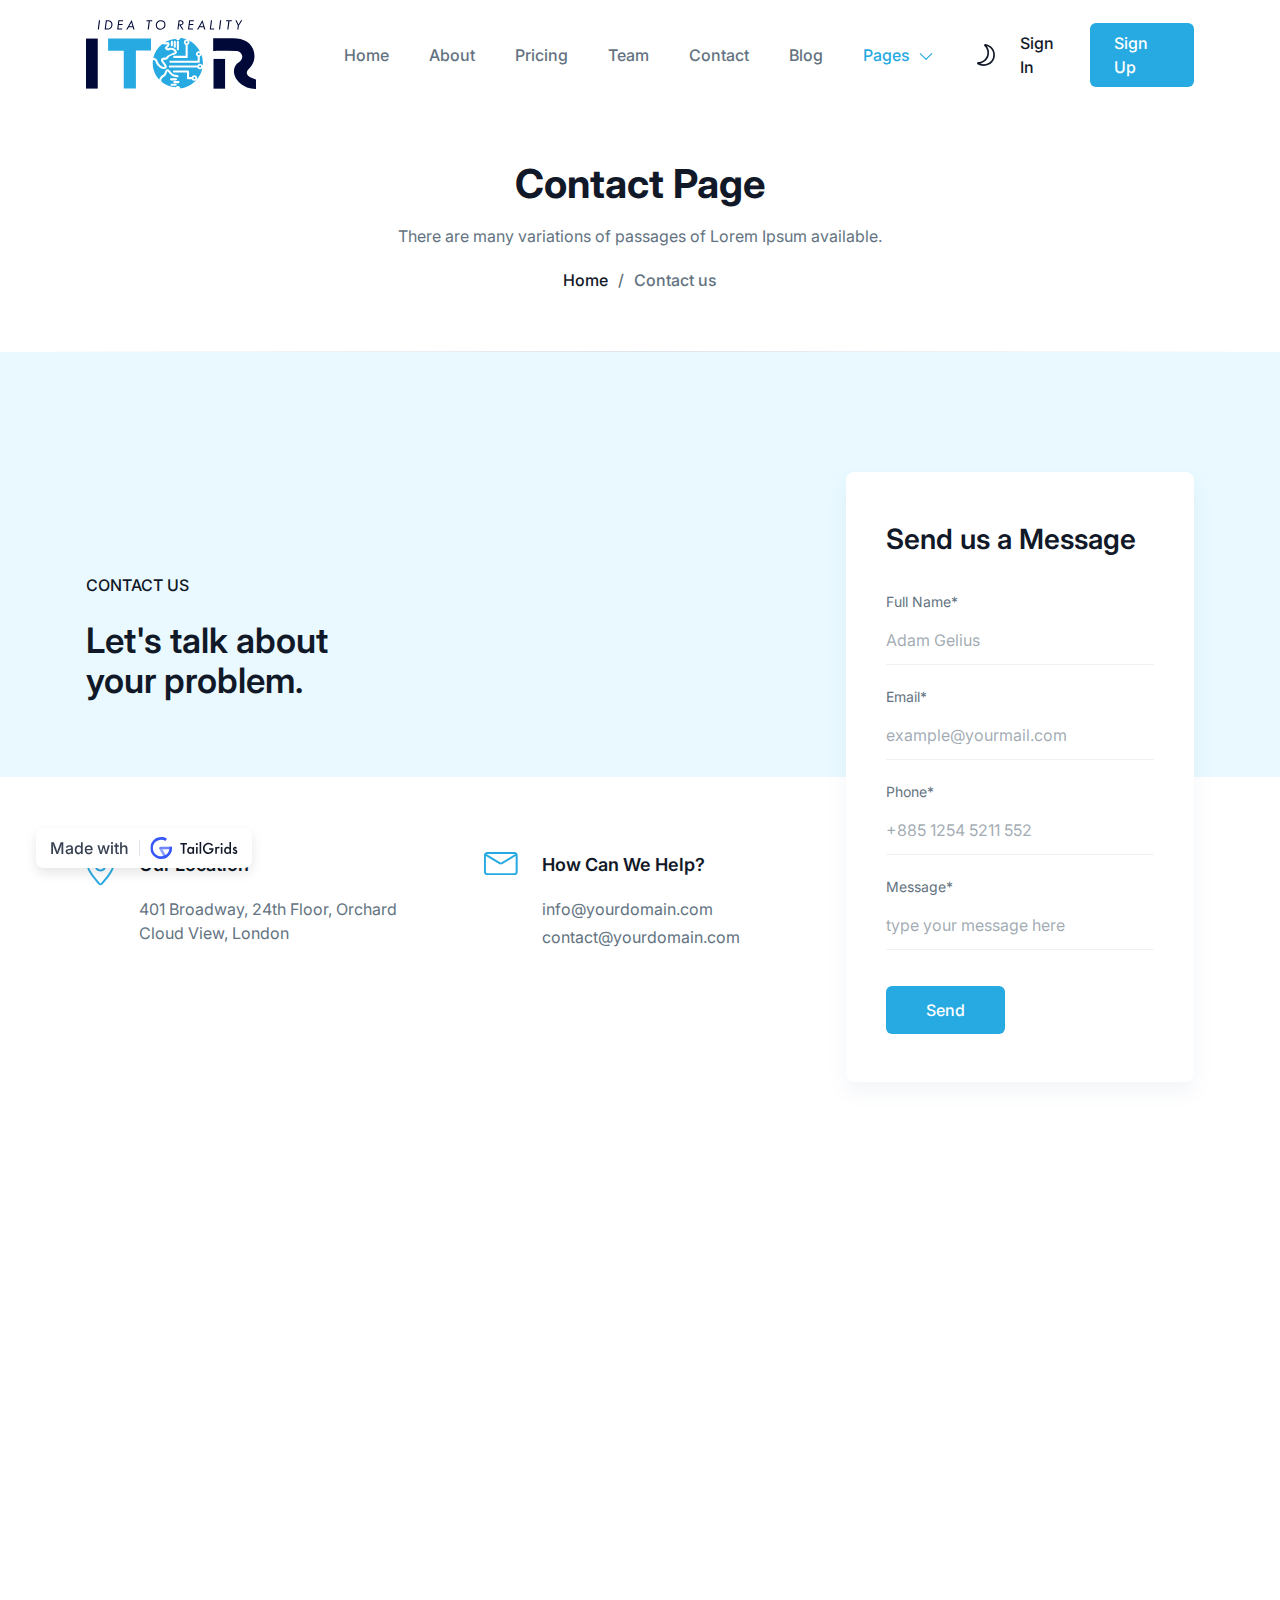
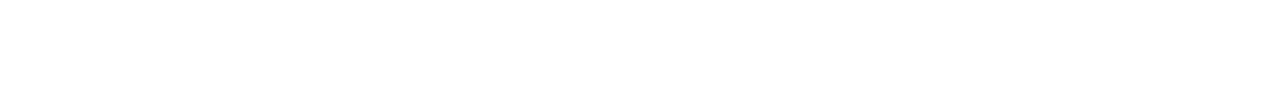
<file: contact.html>
<!DOCTYPE html>
<html lang="en">

<head>
  <meta charset="UTF-8" />
  <meta http-equiv="X-UA-Compatible" content="IE=edge" />
  <meta name="viewport" content="width=device-width, initial-scale=1.0" />
  <title>Contact | Play Tailwind</title>
  <link rel="shortcut icon" href="assets/images/favicon.png" type="image/x-icon" />
  <link rel="stylesheet" href="assets/css/animate.css" />
  <link rel="stylesheet" href="assets/css/tailwind.css" />

  <!-- ==== WOW JS ==== -->
  <script src="assets/js/wow.min.js"></script>
  <script>
    new WOW().init();
  </script>
</head>

<body>
  <!-- ====== Navbar Section Start -->
  <div class="absolute top-0 left-0 z-40 flex items-center w-full bg-transparent ud-header">
    <div class="container">
      <div class="relative flex items-center justify-between -mx-4">
        <div class="max-w-full px-4 w-60">
          <a href="index.html" class="block w-full py-5 navbar-logo">
            <img src="assets/images/logo/logo.svg" alt="logo" class="w-full dark:hidden" />
            <img src="assets/images/logo/logo-white.svg" alt="logo" class="hidden w-full dark:block" />
          </a>
        </div>
        <div class="flex items-center justify-between w-full px-4">
          <div>
            <button id="navbarToggler"
              class="absolute right-4 top-1/2 block -translate-y-1/2 rounded-lg px-3 py-[6px] ring-primary focus:ring-2 lg:hidden">
              <span class="relative my-[6px] block h-[2px] w-[30px] bg-dark dark:bg-white"></span>
              <span class="relative my-[6px] block h-[2px] w-[30px] bg-dark dark:bg-white"></span>
              <span class="relative my-[6px] block h-[2px] w-[30px] bg-dark dark:bg-white"></span>
            </button>
            <nav id="navbarCollapse"
              class="absolute right-4 top-full hidden w-full max-w-[250px] rounded-lg bg-white dark:bg-dark-2 py-5 shadow-lg lg:static lg:block lg:w-full lg:max-w-full lg:bg-transparent dark:lg:bg-transparent lg:py-0 lg:px-4 lg:shadow-none xl:px-6">
              <ul class="blcok lg:flex 2xl:ml-20">
                <li class="relative group">
                  <a href="#home"
                    class="flex py-2 mx-8 text-base font-medium ud-menu-scroll text-dark dark:text-white group-hover:text-primary lg:mr-0 lg:inline-flex lg:py-6 lg:px-0 lg:text-body-color dark:lg:text-dark-6">
                    Home
                  </a>
                </li>
                <li class="relative group">
                  <a href="/#about"
                    class="flex py-2 mx-8 text-base font-medium ud-menu-scroll text-dark dark:text-white group-hover:text-primary lg:mr-0 lg:ml-7 lg:inline-flex lg:py-6 lg:px-0 lg:text-body-color dark:lg:text-dark-6 xl:ml-10">
                    About
                  </a>
                </li>
                <li class="relative group">
                  <a href="/#pricing"
                    class="flex py-2 mx-8 text-base font-medium ud-menu-scroll text-dark dark:text-white group-hover:text-primary lg:mr-0 lg:ml-7 lg:inline-flex lg:py-6 lg:px-0 lg:text-body-color dark:lg:text-dark-6 xl:ml-10">
                    Pricing
                  </a>
                </li>
                <li class="relative group">
                  <a href="/#team"
                    class="flex py-2 mx-8 text-base font-medium ud-menu-scroll text-dark dark:text-white group-hover:text-primary lg:mr-0 lg:ml-7 lg:inline-flex lg:py-6 lg:px-0 lg:text-body-color dark:lg:text-dark-6 xl:ml-10">
                    Team
                  </a>
                </li>
                <li class="relative group">
                  <a href="/#contact"
                    class="flex py-2 mx-8 text-base font-medium ud-menu-scroll text-dark dark:text-white group-hover:text-primary lg:mr-0 lg:ml-7 lg:inline-flex lg:py-6 lg:px-0 lg:text-body-color dark:lg:text-dark-6 xl:ml-10">
                    Contact
                  </a>
                </li>
                <li class="relative group">
                  <a href="blog-grids.html"
                    class="flex py-2 mx-8 text-base font-medium ud-menu-scroll text-dark dark:text-white group-hover:text-primary lg:mr-0 lg:ml-7 lg:inline-flex lg:py-6 lg:px-0 lg:text-body-color dark:lg:text-dark-6 xl:ml-10">
                    Blog
                  </a>
                </li>
                <li class="relative submenu-item group">
                  <a href="javascript:void(0)"
                    class="relative flex items-center justify-between py-2 mx-8 text-base font-medium text-primary group-hover:text-primary lg:mr-0 lg:ml-8 lg:inline-flex lg:py-6 lg:pl-0 lg:pr-4 xl:ml-10">
                    Pages

                    <svg class="ml-2 fill-current" width="16" height="20" viewBox="0 0 16 20" fill="none"
                      xmlns="http://www.w3.org/2000/svg">
                      <path
                        d="M7.99999 14.9C7.84999 14.9 7.72499 14.85 7.59999 14.75L1.84999 9.10005C1.62499 8.87505 1.62499 8.52505 1.84999 8.30005C2.07499 8.07505 2.42499 8.07505 2.64999 8.30005L7.99999 13.525L13.35 8.25005C13.575 8.02505 13.925 8.02505 14.15 8.25005C14.375 8.47505 14.375 8.82505 14.15 9.05005L8.39999 14.7C8.27499 14.825 8.14999 14.9 7.99999 14.9Z" />
                    </svg>
                  </a>
                  <div
                    class="submenu relative top-full left-0 hidden w-[250px] rounded-sm bg-white dark:bg-dark-2 p-4 transition-[top] duration-300 group-hover:opacity-100 lg:invisible lg:absolute lg:top-[110%] lg:block lg:opacity-0 lg:shadow-lg lg:group-hover:visible lg:group-hover:top-full">
                    <a href="about.html"
                      class="block rounded py-[10px] px-4 text-sm text-body-color dark:text-dark-6 hover:text-primary dark:hover:text-primary">
                      About Page
                    </a>
                    <a href="pricing.html"
                      class="block rounded py-[10px] px-4 text-sm text-body-color dark:text-dark-6 hover:text-primary dark:hover:text-primary">
                      Pricing Page
                    </a>
                    <a href="contact.html"
                      class="block rounded py-[10px] px-4 text-sm text-primary hover:text-primary dark:hover:text-primary">
                      Contact Page
                    </a>
                    <a href="blog-grids.html"
                      class="block rounded py-[10px] px-4 text-sm text-body-color dark:text-dark-6 hover:text-primary dark:hover:text-primary">
                      Blog Grid Page
                    </a>
                    <a href="blog-details.html"
                      class="block rounded py-[10px] px-4 text-sm text-body-color dark:text-dark-6 hover:text-primary dark:hover:text-primary">
                      Blog Details Page
                    </a>
                    <a href="signup.html"
                      class="block rounded py-[10px] px-4 text-sm text-body-color dark:text-dark-6 hover:text-primary dark:hover:text-primary">
                      Sign Up Page
                    </a>
                    <a href="signin.html"
                      class="block rounded py-[10px] px-4 text-sm text-body-color dark:text-dark-6 hover:text-primary dark:hover:text-primary">
                      Sign In Page
                    </a>
                    <a href="404.html"
                      class="block rounded py-[10px] px-4 text-sm text-body-color dark:text-dark-6 hover:text-primary dark:hover:text-primary">
                      404 Page
                    </a>
                  </div>
                </li>
              </ul>
            </nav>
          </div>
          <div class="flex items-center justify-end pr-16 lg:pr-0">
            <label for="themeSwitcher" class="inline-flex items-center cursor-pointer" aria-label="themeSwitcher"
              name="themeSwitcher">
              <input type="checkbox" name="themeSwitcher" id="themeSwitcher" class="sr-only" />
              <span class="block text-dark dark:hidden dark:text-white">
                <svg
                  class="fill-current"
                  width="24"
                  height="24"
                  viewBox="0 0 24 24"
                  fill="none"
                  xmlns="http://www.w3.org/2000/svg"
                >
                  <path
                    d="M13.3125 1.50001C12.675 1.31251 12.0375 1.16251 11.3625 1.05001C10.875 0.975006 10.35 1.23751 10.1625 1.68751C9.93751 2.13751 10.05 2.70001 10.425 3.00001C13.0875 5.47501 14.0625 9.11251 12.975 12.525C11.775 16.3125 8.25001 18.975 4.16251 19.0875C3.63751 19.0875 3.22501 19.425 3.07501 19.9125C2.92501 20.4 3.15001 20.925 3.56251 21.1875C4.50001 21.75 5.43751 22.2 6.37501 22.5C7.46251 22.8375 8.58751 22.9875 9.71251 22.9875C11.625 22.9875 13.5 22.5 15.1875 21.5625C17.85 20.1 19.725 17.7375 20.55 14.8875C22.1625 9.26251 18.975 3.37501 13.3125 1.50001ZM18.9375 14.4C18.2625 16.8375 16.6125 18.825 14.4 20.0625C12.075 21.3375 9.41251 21.6 6.90001 20.85C6.63751 20.775 6.33751 20.6625 6.07501 20.55C10.05 19.7625 13.35 16.9125 14.5875 13.0125C15.675 9.56251 15 5.92501 12.7875 3.07501C17.5875 4.68751 20.2875 9.67501 18.9375 14.4Z"
                  />
                </svg>
              </span>
              <span class="hidden text-dark dark:block dark:text-white">
                <svg
                  class="fill-current"
                  width="24"
                  height="24"
                  viewBox="0 0 24 24"
                  fill="none"
                  xmlns="http://www.w3.org/2000/svg"
                >
                  <g clip-path="url(#clip0_2172_3070)">
                    <path
                      d="M12 6.89999C9.18752 6.89999 6.90002 9.18749 6.90002 12C6.90002 14.8125 9.18752 17.1 12 17.1C14.8125 17.1 17.1 14.8125 17.1 12C17.1 9.18749 14.8125 6.89999 12 6.89999ZM12 15.4125C10.125 15.4125 8.58752 13.875 8.58752 12C8.58752 10.125 10.125 8.58749 12 8.58749C13.875 8.58749 15.4125 10.125 15.4125 12C15.4125 13.875 13.875 15.4125 12 15.4125Z"
                    />
                    <path
                      d="M12 4.2375C12.45 4.2375 12.8625 3.8625 12.8625 3.375V1.5C12.8625 1.05 12.4875 0.637497 12 0.637497C11.55 0.637497 11.1375 1.0125 11.1375 1.5V3.4125C11.175 3.8625 11.55 4.2375 12 4.2375Z"
                    />
                    <path
                      d="M12 19.7625C11.55 19.7625 11.1375 20.1375 11.1375 20.625V22.5C11.1375 22.95 11.5125 23.3625 12 23.3625C12.45 23.3625 12.8625 22.9875 12.8625 22.5V20.5875C12.8625 20.1375 12.45 19.7625 12 19.7625Z"
                    />
                    <path
                      d="M18.1125 6.74999C18.3375 6.74999 18.5625 6.67499 18.7125 6.48749L19.9125 5.28749C20.25 4.94999 20.25 4.42499 19.9125 4.08749C19.575 3.74999 19.05 3.74999 18.7125 4.08749L17.5125 5.28749C17.175 5.62499 17.175 6.14999 17.5125 6.48749C17.6625 6.67499 17.8875 6.74999 18.1125 6.74999Z"
                    />
                    <path
                      d="M5.32501 17.5125L4.12501 18.675C3.78751 19.0125 3.78751 19.5375 4.12501 19.875C4.27501 20.025 4.50001 20.1375 4.72501 20.1375C4.95001 20.1375 5.17501 20.0625 5.32501 19.875L6.52501 18.675C6.86251 18.3375 6.86251 17.8125 6.52501 17.475C6.18751 17.175 5.62501 17.175 5.32501 17.5125Z"
                    />
                    <path
                      d="M22.5 11.175H20.5875C20.1375 11.175 19.725 11.55 19.725 12.0375C19.725 12.4875 20.1 12.9 20.5875 12.9H22.5C22.95 12.9 23.3625 12.525 23.3625 12.0375C23.3625 11.55 22.95 11.175 22.5 11.175Z"
                    />
                    <path
                      d="M4.23751 12C4.23751 11.55 3.86251 11.1375 3.37501 11.1375H1.50001C1.05001 11.1375 0.637512 11.5125 0.637512 12C0.637512 12.45 1.01251 12.8625 1.50001 12.8625H3.41251C3.86251 12.8625 4.23751 12.45 4.23751 12Z"
                    />
                    <path
                      d="M18.675 17.5125C18.3375 17.175 17.8125 17.175 17.475 17.5125C17.1375 17.85 17.1375 18.375 17.475 18.7125L18.675 19.9125C18.825 20.0625 19.05 20.175 19.275 20.175C19.5 20.175 19.725 20.1 19.875 19.9125C20.2125 19.575 20.2125 19.05 19.875 18.7125L18.675 17.5125Z"
                    />
                    <path
                      d="M5.32501 4.125C4.98751 3.7875 4.46251 3.7875 4.12501 4.125C3.78751 4.4625 3.78751 4.9875 4.12501 5.325L5.32501 6.525C5.47501 6.675 5.70001 6.7875 5.92501 6.7875C6.15001 6.7875 6.37501 6.7125 6.52501 6.525C6.86251 6.1875 6.86251 5.6625 6.52501 5.325L5.32501 4.125Z"
                    />
                  </g>
                  <defs>
                    <clipPath id="clip0_2172_3070">
                      <rect width="24" height="24" fill="white" />
                    </clipPath>
                  </defs>
                </svg>
              </span>
            </label>
            <div class="hidden sm:flex">
              <a href="signin.html"
                class="loginBtn py-2 px-[22px] text-base font-medium text-dark dark:text-white hover:opacity-70">
                Sign In
              </a>
              <a href="signup.html"
                class="px-6 py-2 text-base font-medium text-white duration-300 ease-in-out rounded-md signUpBtn bg-primary hover:bg-blue-dark">
                Sign Up
              </a>
            </div>
          </div>
        </div>
      </div>
    </div>
  </div>
  <!-- ====== Navbar Section End -->

  <!-- ====== Banner Section Start -->
  <div class="relative z-10 overflow-hidden pt-[120px] pb-[60px] md:pt-[130px] lg:pt-[160px] dark:bg-dark">
    <div
      class="absolute bottom-0 left-0 w-full h-px bg-gradient-to-r from-stroke/0 via-stroke dark:via-dark-3 to-stroke/0">
    </div>
    <div class="container">
      <div class="flex flex-wrap items-center -mx-4">
        <div class="w-full px-4">
          <div class="text-center">
            <h1 class="mb-4 text-3xl font-bold text-dark dark:text-white sm:text-4xl md:text-[40px] md:leading-[1.2]">
              Contact Page</h1>
            <p class="mb-5 text-base text-body-color dark:text-dark-6">
              There are many variations of passages of Lorem Ipsum available.
            </p>

            <ul class="flex items-center justify-center gap-[10px]">
              <li>
                <a href="index.html"
                  class="flex items-center gap-[10px] text-base font-medium text-dark dark:text-white">
                  Home
                </a>
              </li>
              <li>
                <a href="javascript:void(0)" class="flex items-center gap-[10px] text-base font-medium text-body-color">
                  <span class="text-body-color dark:text-dark-6"> / </span>
                  Contact us
                </a>
              </li>
            </ul>
          </div>
        </div>
      </div>
    </div>
  </div>
  <!-- ====== Banner Section End -->

  <!-- ====== Contact Start ====== -->
  <section id="contact" class="relative py-20 md:py-[120px]">
    <div class="absolute top-0 left-0 -z-[1] w-full dark:bg-dark h-full"></div>
    <div class="absolute top-0 left-0 -z-[1] h-1/2 w-full bg-[#E9F9FF] dark:bg-dark-700 lg:h-[45%] xl:h-1/2"></div>
    <div class="container px-4">
      <div class="flex flex-wrap items-center -mx-4">
        <div class="w-full px-4 lg:w-7/12 xl:w-8/12">
          <div class="ud-contact-content-wrapper">
            <div class="ud-contact-title mb-12 lg:mb-[150px]">
              <span class="block mb-6 text-base font-medium text-dark dark:text-white">
                CONTACT US
              </span>
              <h2 class="max-w-[260px] text-[35px] leading-[1.14] font-semibold text-dark dark:text-white">
                Let's talk about your problem.
              </h2>
            </div>
            <div class="flex flex-wrap justify-between mb-12 lg:mb-0">
              <div class="mb-8 flex w-[330px] max-w-full">
                <div class="mr-6 text-[32px] text-primary">
                  <svg width="29" height="35" viewBox="0 0 29 35" class="fill-current">
                    <path
                      d="M14.5 0.710938C6.89844 0.710938 0.664062 6.72656 0.664062 14.0547C0.664062 19.9062 9.03125 29.5859 12.6406 33.5234C13.1328 34.0703 13.7891 34.3437 14.5 34.3437C15.2109 34.3437 15.8672 34.0703 16.3594 33.5234C19.9688 29.6406 28.3359 19.9062 28.3359 14.0547C28.3359 6.67188 22.1016 0.710938 14.5 0.710938ZM14.9375 32.2109C14.6641 32.4844 14.2812 32.4844 14.0625 32.2109C11.3828 29.3125 2.57812 19.3594 2.57812 14.0547C2.57812 7.71094 7.9375 2.625 14.5 2.625C21.0625 2.625 26.4219 7.76562 26.4219 14.0547C26.4219 19.3594 17.6172 29.2578 14.9375 32.2109Z" />
                    <path
                      d="M14.5 8.58594C11.2734 8.58594 8.59375 11.2109 8.59375 14.4922C8.59375 17.7188 11.2187 20.3984 14.5 20.3984C17.7812 20.3984 20.4062 17.7734 20.4062 14.4922C20.4062 11.2109 17.7266 8.58594 14.5 8.58594ZM14.5 18.4297C12.3125 18.4297 10.5078 16.625 10.5078 14.4375C10.5078 12.25 12.3125 10.4453 14.5 10.4453C16.6875 10.4453 18.4922 12.25 18.4922 14.4375C18.4922 16.625 16.6875 18.4297 14.5 18.4297Z" />
                  </svg>
                </div>
                <div>
                  <h5 class="mb-[18px] text-lg font-semibold text-dark dark:text-white">Our Location</h5>
                  <p class="text-base text-body-color dark:text-dark-6">
                    401 Broadway, 24th Floor, Orchard Cloud View, London
                  </p>
                </div>
              </div>
              <div class="mb-8 flex w-[330px] max-w-full">
                <div class="mr-6 text-[32px] text-primary">
                  <svg width="34" height="25" viewBox="0 0 34 25" class="fill-current">
                    <path
                      d="M30.5156 0.960938H3.17188C1.42188 0.960938 0 2.38281 0 4.13281V20.9219C0 22.6719 1.42188 24.0938 3.17188 24.0938H30.5156C32.2656 24.0938 33.6875 22.6719 33.6875 20.9219V4.13281C33.6875 2.38281 32.2656 0.960938 30.5156 0.960938ZM30.5156 2.875C30.7891 2.875 31.0078 2.92969 31.2266 3.09375L17.6094 11.3516C17.1172 11.625 16.5703 11.625 16.0781 11.3516L2.46094 3.09375C2.67969 2.98438 2.89844 2.875 3.17188 2.875H30.5156ZM30.5156 22.125H3.17188C2.51562 22.125 1.91406 21.5781 1.91406 20.8672V5.00781L15.0391 12.9922C15.5859 13.3203 16.1875 13.4844 16.7891 13.4844C17.3906 13.4844 17.9922 13.3203 18.5391 12.9922L31.6641 5.00781V20.8672C31.7734 21.5781 31.1719 22.125 30.5156 22.125Z" />
                  </svg>
                </div>
                <div>
                  <h5 class="mb-[18px] text-lg font-semibold text-dark dark:text-white">How Can We Help?</h5>
                  <p class="text-base text-body-color dark:text-dark-6">info@yourdomain.com</p>
                  <p class="mt-1 text-base text-body-color dark:text-dark-6">
                    contact@yourdomain.com
                  </p>
                </div>
              </div>
            </div>
          </div>
        </div>
        <div class="w-full px-4 lg:w-5/12 xl:w-4/12">
          <div
            class="wow fadeInUp rounded-lg bg-white dark:bg-dark-2 py-10 px-8 shadow-testimonial dark:shadow-none sm:py-12 sm:px-10 md:p-[60px] lg:p-10 lg:py-12 lg:px-10 2xl:p-[60px]"
            data-wow-delay=".2s
                ">
            <h3 class="mb-8 text-2xl font-semibold md:text-[28px] md:leading-[1.42] text-dark dark:text-white">
              Send us a Message
            </h3>
            <form>
              <div class="mb-[22px]">
                <label for="fullName" class="block mb-4 text-sm text-body-color dark:text-dark-6">Full Name*</label>
                <input type="text" name="fullName" placeholder="Adam Gelius"
                  class="bg-transparent w-full text-body-color dark:text-dark-6 placeholder:text-body-color/60 border-0 border-b border-[#f1f1f1] dark:border-dark-3 pb-3 focus:border-primary focus:outline-none" />
              </div>
              <div class="mb-[22px]">
                <label for="email" class="block mb-4 text-sm text-body-color dark:text-dark-6">Email*</label>
                <input type="email" name="email" placeholder="example@yourmail.com"
                  class="bg-transparent w-full text-body-color dark:text-dark-6 placeholder:text-body-color/60 border-0 border-b border-[#f1f1f1] dark:border-dark-3 pb-3 focus:border-primary focus:outline-none" />
              </div>
              <div class="mb-[22px]">
                <label for="phone" class="block mb-4 text-sm text-body-color dark:text-dark-6">Phone*</label>
                <input type="text" name="phone" placeholder="+885 1254 5211 552"
                  class="bg-transparent w-full text-body-color dark:text-dark-6 placeholder:text-body-color/60 border-0 border-b border-[#f1f1f1] dark:border-dark-3 pb-3 focus:border-primary focus:outline-none" />
              </div>
              <div class="mb-[30px]">
                <label for="message" class="block mb-4 text-sm text-body-color dark:text-dark-6">Message*</label>
                <textarea name="message" rows="1" placeholder="type your message here"
                  class="bg-transparent w-full text-body-color dark:text-dark-6 placeholder:text-body-color/60 resize-none border-0 border-b border-[#f1f1f1] dark:border-dark-3 pb-3 focus:border-primary focus:outline-none"></textarea>
              </div>
              <div class="mb-0">
                <button type="submit"
                  class="inline-flex items-center justify-center px-10 py-3 text-base font-medium text-white transition duration-300 ease-in-out rounded-md bg-primary hover:bg-blue-dark">
                  Send
                </button>
              </div>
            </form>
          </div>
        </div>
      </div>
    </div>
  </section>
  <!-- ====== Contact End ====== -->

  <!-- ====== Footer Section Start -->
  <footer class="wow fadeInUp relative z-10 bg-[#090E34] pt-20 lg:pt-[100px]" data-wow-delay=".15s">
    <div class="container">
      <div class="flex flex-wrap -mx-4">
        <div class="w-full px-4 sm:w-1/2 md:w-1/2 lg:w-4/12 xl:w-3/12">
          <div class="w-full mb-10">
            <a href="javascript:void(0)" class="mb-6 inline-block max-w-[160px]">
              <img src="assets/images/logo/logo-white.svg" alt="logo" class="max-w-full" />
            </a>
            <p class="mb-8 max-w-[270px] text-base text-gray-7">
              We create digital experiences for brands and companies by using
              technology.
            </p>
            <div class="flex items-center -mx-3">
              <a href="javascript:void(0)" class="px-3 text-gray-7 hover:text-white">
                <svg width="22" height="22" viewBox="0 0 22 22" fill="none" xmlns="http://www.w3.org/2000/svg"
                  class="fill-current">
                  <path
                    d="M16.294 8.86875H14.369H13.6815V8.18125V6.05V5.3625H14.369H15.8128C16.1909 5.3625 16.5003 5.0875 16.5003 4.675V1.03125C16.5003 0.653125 16.2253 0.34375 15.8128 0.34375H13.3034C10.5878 0.34375 8.69714 2.26875 8.69714 5.12187V8.1125V8.8H8.00964H5.67214C5.19089 8.8 4.74402 9.17812 4.74402 9.72812V12.2031C4.74402 12.6844 5.12214 13.1313 5.67214 13.1313H7.94089H8.62839V13.8188V20.7281C8.62839 21.2094 9.00652 21.6562 9.55652 21.6562H12.7878C12.994 21.6562 13.1659 21.5531 13.3034 21.4156C13.4409 21.2781 13.544 21.0375 13.544 20.8312V13.8531V13.1656H14.2659H15.8128C16.2596 13.1656 16.6034 12.8906 16.6721 12.4781V12.4438V12.4094L17.1534 10.0375C17.1878 9.79688 17.1534 9.52187 16.9471 9.24687C16.8784 9.075 16.569 8.90312 16.294 8.86875Z" />
                </svg>
              </a>
              <a href="javascript:void(0)" class="px-3 text-gray-7 hover:text-white">
                <svg width="22" height="22" viewBox="0 0 22 22" fill="none" xmlns="http://www.w3.org/2000/svg"
                  class="fill-current">
                  <path
                    d="M20.1236 5.91236C20.2461 5.76952 20.0863 5.58286 19.905 5.64972C19.5004 5.79896 19.1306 5.8974 18.5837 5.95817C19.2564 5.58362 19.5693 5.04828 19.8237 4.39259C19.885 4.23443 19.7 4.09092 19.5406 4.16647C18.8931 4.47345 18.1945 4.70121 17.4599 4.83578C16.7338 4.11617 15.6988 3.6665 14.5539 3.6665C12.3554 3.6665 10.5725 5.32454 10.5725 7.36908C10.5725 7.65933 10.6081 7.94206 10.6752 8.21276C7.51486 8.06551 4.6968 6.71359 2.73896 4.64056C2.60477 4.49848 2.36128 4.51734 2.27772 4.69063C2.05482 5.15296 1.93056 5.66584 1.93056 6.20582C1.93056 7.49014 2.6332 8.62331 3.70132 9.28732C3.22241 9.27293 2.76441 9.17961 2.34234 9.02125C2.13684 8.94416 1.90127 9.07964 1.92888 9.28686C2.14084 10.8781 3.42915 12.1909 5.09205 12.5011C4.75811 12.586 4.40639 12.6311 4.04253 12.6311C3.95431 12.6311 3.86685 12.6284 3.78019 12.6231C3.55967 12.6094 3.38044 12.8067 3.47499 12.9954C4.09879 14.2404 5.44575 15.1096 7.0132 15.1367C5.65077 16.13 3.93418 16.7218 2.06882 16.7218C1.83882 16.7218 1.74015 17.0175 1.9442 17.1178C3.52016 17.8924 5.31487 18.3332 7.22182 18.3332C14.545 18.3332 18.549 12.6914 18.549 7.79843C18.549 7.63827 18.545 7.47811 18.5377 7.31945C19.1321 6.92012 19.6664 6.44528 20.1236 5.91236Z" />
                </svg>
              </a>
              <a href="javascript:void(0)" class="px-3 text-gray-7 hover:text-white">
                <svg width="22" height="22" viewBox="0 0 22 22" fill="none" xmlns="http://www.w3.org/2000/svg"
                  class="fill-current">
                  <path
                    d="M11.0297 14.4305C12.9241 14.4305 14.4598 12.8948 14.4598 11.0004C14.4598 9.10602 12.9241 7.57031 11.0297 7.57031C9.13529 7.57031 7.59958 9.10602 7.59958 11.0004C7.59958 12.8948 9.13529 14.4305 11.0297 14.4305Z" />
                  <path
                    d="M14.7554 1.8335H7.24463C4.25807 1.8335 1.83334 4.25823 1.83334 7.24479V14.6964C1.83334 17.7421 4.25807 20.1668 7.24463 20.1668H14.6962C17.7419 20.1668 20.1667 17.7421 20.1667 14.7555V7.24479C20.1667 4.25823 17.7419 1.8335 14.7554 1.8335ZM11.0296 15.4948C8.51614 15.4948 6.53496 13.4545 6.53496 11.0002C6.53496 8.54586 8.54571 6.50554 11.0296 6.50554C13.4839 6.50554 15.4946 8.54586 15.4946 11.0002C15.4946 13.4545 13.5134 15.4948 11.0296 15.4948ZM17.2393 6.91952C16.9436 7.24479 16.5 7.42221 15.9973 7.42221C15.5538 7.42221 15.1102 7.24479 14.7554 6.91952C14.4301 6.59425 14.2527 6.18027 14.2527 5.67758C14.2527 5.17489 14.4301 4.79049 14.7554 4.43565C15.0807 4.08081 15.4946 3.90339 15.9973 3.90339C16.4409 3.90339 16.914 4.08081 17.2393 4.40608C17.535 4.79049 17.7419 5.23403 17.7419 5.70715C17.7124 6.18027 17.535 6.59425 17.2393 6.91952Z" />
                  <path
                    d="M16.0276 4.96777C15.6432 4.96777 15.318 5.29304 15.318 5.67745C15.318 6.06186 15.6432 6.38713 16.0276 6.38713C16.412 6.38713 16.7373 6.06186 16.7373 5.67745C16.7373 5.29304 16.4416 4.96777 16.0276 4.96777Z" />
                </svg>
              </a>
              <a href="javascript:void(0)" class="px-3 text-gray-7 hover:text-white">
                <svg width="22" height="22" viewBox="0 0 22 22" fill="none" xmlns="http://www.w3.org/2000/svg"
                  class="fill-current">
                  <path
                    d="M18.8065 1.8335H3.16399C2.42474 1.8335 1.83334 2.42489 1.83334 3.16414V18.8362C1.83334 19.5459 2.42474 20.1668 3.16399 20.1668H18.7473C19.4866 20.1668 20.078 19.5754 20.078 18.8362V3.13457C20.1371 2.42489 19.5457 1.8335 18.8065 1.8335ZM7.24464 17.4168H4.55379V8.69371H7.24464V17.4168ZM5.88443 7.48135C4.99733 7.48135 4.31721 6.77167 4.31721 5.91414C4.31721 5.05661 5.0269 4.34694 5.88443 4.34694C6.74196 4.34694 7.45163 5.05661 7.45163 5.91414C7.45163 6.77167 6.8011 7.48135 5.88443 7.48135ZM17.4463 17.4168H14.7554V13.1883C14.7554 12.183 14.7258 10.8523 13.336 10.8523C11.9167 10.8523 11.7097 11.976 11.7097 13.0996V17.4168H9.01884V8.69371H11.6506V9.90608H11.6801C12.0645 9.1964 12.9221 8.48672 14.2527 8.48672C17.0027 8.48672 17.5054 10.2609 17.5054 12.6856V17.4168H17.4463Z" />
                </svg>
              </a>
            </div>
          </div>
        </div>
        <div class="w-full px-4 sm:w-1/2 md:w-1/2 lg:w-2/12 xl:w-2/12">
          <div class="w-full mb-10">
            <h4 class="text-lg font-semibold text-white mb-9">About Us</h4>
            <ul>
              <li>
                <a href="javascript:void(0)" class="inline-block mb-3 text-base text-gray-7 hover:text-primary">
                  Home
                </a>
              </li>
              <li>
                <a href="javascript:void(0)" class="inline-block mb-3 text-base text-gray-7 hover:text-primary">
                  Features
                </a>
              </li>
              <li>
                <a href="javascript:void(0)" class="inline-block mb-3 text-base text-gray-7 hover:text-primary">
                  About
                </a>
              </li>
              <li>
                <a href="javascript:void(0)" class="inline-block mb-3 text-base text-gray-7 hover:text-primary">
                  Testimonial
                </a>
              </li>
            </ul>
          </div>
        </div>
        <div class="w-full px-4 sm:w-1/2 md:w-1/2 lg:w-3/12 xl:w-2/12">
          <div class="w-full mb-10">
            <h4 class="text-lg font-semibold text-white mb-9">Features</h4>
            <ul>
              <li>
                <a href="javascript:void(0)" class="inline-block mb-3 text-base text-gray-7 hover:text-primary">
                  How it works
                </a>
              </li>
              <li>
                <a href="javascript:void(0)" class="inline-block mb-3 text-base text-gray-7 hover:text-primary">
                  Privacy policy
                </a>
              </li>
              <li>
                <a href="javascript:void(0)" class="inline-block mb-3 text-base text-gray-7 hover:text-primary">
                  Terms of Service
                </a>
              </li>
              <li>
                <a href="javascript:void(0)" class="inline-block mb-3 text-base text-gray-7 hover:text-primary">
                  Refund policy
                </a>
              </li>
            </ul>
          </div>
        </div>
        <div class="w-full px-4 sm:w-1/2 md:w-1/2 lg:w-3/12 xl:w-2/12">
          <div class="w-full mb-10">
            <h4 class="text-lg font-semibold text-white mb-9">
              Our Products
            </h4>
            <ul>
              <li>
                <a href="javascript:void(0)" class="inline-block mb-3 text-base text-gray-7 hover:text-primary">
                  LineIcons
                </a>
              </li>
              <li>
                <a href="javascript:void(0)" class="inline-block mb-3 text-base text-gray-7 hover:text-primary">
                  Ecommerce HTML
                </a>
              </li>
              <li>
                <a href="javascript:void(0)" class="inline-block mb-3 text-base text-gray-7 hover:text-primary">
                  TailAdmin
                </a>
              </li>
              <li>
                <a href="javascript:void(0)" class="inline-block mb-3 text-base text-gray-7 hover:text-primary">
                  PlainAdmin
                </a>
              </li>
            </ul>
          </div>
        </div>
        <div class="w-full px-4 md:w-2/3 lg:w-6/12 xl:w-3/12">
          <div class="w-full mb-10">
            <h4 class="text-lg font-semibold text-white mb-9">Latest blog</h4>
            <div class="flex flex-col gap-8">
              <a href="blog-details.html" class="group flex items-center gap-[22px]">
                <div class="overflow-hidden rounded">
                  <img src="./assets/images/blog/blog-footer-01.jpg" alt="blog">
                </div>
                <span class="max-w-[180px] text-gray-7 text-base group-hover:text-white">
                  I think really important to design with...
                </span>
              </a>
              <a href="blog-details.html" class="group flex items-center gap-[22px]">
                <div class="overflow-hidden rounded">
                  <img src="./assets/images/blog/blog-footer-02.jpg" alt="blog">
                </div>
                <span class="max-w-[180px] text-gray-7 text-base group-hover:text-white">
                  Recognizing the need is the primary...
                </span>
              </a>
            </div>
          </div>
        </div>
      </div>
    </div>

    <div class="mt-12 border-t border-[#8890A4] border-opacity-40 py-8 lg:mt-[60px]">
      <div class="container">
        <div class="flex flex-wrap -mx-4">
          <div class="w-full px-4 md:w-2/3 lg:w-1/2">
            <div class="my-1">
              <div class="flex items-center justify-center -mx-3 md:justify-start">
                <a href="javascript:void(0)" class="px-3 text-base text-gray-7 hover:text-white hover:underline">
                  Privacy policy
                </a>
                <a href="javascript:void(0)" class="px-3 text-base text-gray-7 hover:text-white hover:underline">
                  Legal notice
                </a>
                <a href="javascript:void(0)" class="px-3 text-base text-gray-7 hover:text-white hover:underline">
                  Terms of service
                </a>
              </div>
            </div>
          </div>
          <div class="w-full px-4 md:w-1/3 lg:w-1/2">
            <div class="flex justify-center my-1 md:justify-end">
              <p class="text-base text-gray-7">
                Designed and Developed by
                <a href="https://tailgrids.com" rel="nofollow noopner" target="_blank"
                  class="text-gray-1 hover:underline">
                  TailGrids and UIdeck
                </a>
              </p>
            </div>
          </div>
        </div>
      </div>
    </div>

    <div>
      <span class="absolute left-0 top-0 z-[-1]">
        <img src="assets/images/footer/shape-1.svg" alt="" />
      </span>

      <span class="absolute bottom-0 right-0 z-[-1]">
        <img src="assets/images/footer/shape-3.svg" alt="" />
      </span>

      <span class="absolute top-0 right-0 z-[-1]">
        <svg width="102" height="102" viewBox="0 0 102 102" fill="none" xmlns="http://www.w3.org/2000/svg">
          <path
            d="M1.8667 33.1956C2.89765 33.1956 3.7334 34.0318 3.7334 35.0633C3.7334 36.0947 2.89765 36.9309 1.8667 36.9309C0.835744 36.9309 4.50645e-08 36.0947 0 35.0633C-4.50645e-08 34.0318 0.835744 33.1956 1.8667 33.1956Z"
            fill="white" fill-opacity="0.08"></path>
          <path
            d="M18.2939 33.1956C19.3249 33.1956 20.1606 34.0318 20.1606 35.0633C20.1606 36.0947 19.3249 36.9309 18.2939 36.9309C17.263 36.9309 16.4272 36.0947 16.4272 35.0633C16.4272 34.0318 17.263 33.1956 18.2939 33.1956Z"
            fill="white" fill-opacity="0.08"></path>
          <path
            d="M34.7209 33.195C35.7519 33.195 36.5876 34.0311 36.5876 35.0626C36.5876 36.0941 35.7519 36.9303 34.7209 36.9303C33.69 36.9303 32.8542 36.0941 32.8542 35.0626C32.8542 34.0311 33.69 33.195 34.7209 33.195Z"
            fill="white" fill-opacity="0.08"></path>
          <path
            d="M50.9341 33.195C51.965 33.195 52.8008 34.0311 52.8008 35.0626C52.8008 36.0941 51.965 36.9303 50.9341 36.9303C49.9031 36.9303 49.0674 36.0941 49.0674 35.0626C49.0674 34.0311 49.9031 33.195 50.9341 33.195Z"
            fill="white" fill-opacity="0.08"></path>
          <path
            d="M1.8667 16.7605C2.89765 16.7605 3.7334 17.5966 3.7334 18.6281C3.7334 19.6596 2.89765 20.4957 1.8667 20.4957C0.835744 20.4957 4.50645e-08 19.6596 0 18.6281C-4.50645e-08 17.5966 0.835744 16.7605 1.8667 16.7605Z"
            fill="white" fill-opacity="0.08"></path>
          <path
            d="M18.2939 16.7605C19.3249 16.7605 20.1606 17.5966 20.1606 18.6281C20.1606 19.6596 19.3249 20.4957 18.2939 20.4957C17.263 20.4957 16.4272 19.6596 16.4272 18.6281C16.4272 17.5966 17.263 16.7605 18.2939 16.7605Z"
            fill="white" fill-opacity="0.08"></path>
          <path
            d="M34.7209 16.7605C35.7519 16.7605 36.5876 17.5966 36.5876 18.6281C36.5876 19.6596 35.7519 20.4957 34.7209 20.4957C33.69 20.4957 32.8542 19.6596 32.8542 18.6281C32.8542 17.5966 33.69 16.7605 34.7209 16.7605Z"
            fill="white" fill-opacity="0.08"></path>
          <path
            d="M50.9341 16.7605C51.965 16.7605 52.8008 17.5966 52.8008 18.6281C52.8008 19.6596 51.965 20.4957 50.9341 20.4957C49.9031 20.4957 49.0674 19.6596 49.0674 18.6281C49.0674 17.5966 49.9031 16.7605 50.9341 16.7605Z"
            fill="white" fill-opacity="0.08"></path>
          <path
            d="M1.8667 0.324951C2.89765 0.324951 3.7334 1.16115 3.7334 2.19261C3.7334 3.22408 2.89765 4.06024 1.8667 4.06024C0.835744 4.06024 4.50645e-08 3.22408 0 2.19261C-4.50645e-08 1.16115 0.835744 0.324951 1.8667 0.324951Z"
            fill="white" fill-opacity="0.08"></path>
          <path
            d="M18.2939 0.324951C19.3249 0.324951 20.1606 1.16115 20.1606 2.19261C20.1606 3.22408 19.3249 4.06024 18.2939 4.06024C17.263 4.06024 16.4272 3.22408 16.4272 2.19261C16.4272 1.16115 17.263 0.324951 18.2939 0.324951Z"
            fill="white" fill-opacity="0.08"></path>
          <path
            d="M34.7209 0.325302C35.7519 0.325302 36.5876 1.16147 36.5876 2.19293C36.5876 3.2244 35.7519 4.06056 34.7209 4.06056C33.69 4.06056 32.8542 3.2244 32.8542 2.19293C32.8542 1.16147 33.69 0.325302 34.7209 0.325302Z"
            fill="white" fill-opacity="0.08"></path>
          <path
            d="M50.9341 0.325302C51.965 0.325302 52.8008 1.16147 52.8008 2.19293C52.8008 3.2244 51.965 4.06056 50.9341 4.06056C49.9031 4.06056 49.0674 3.2244 49.0674 2.19293C49.0674 1.16147 49.9031 0.325302 50.9341 0.325302Z"
            fill="white" fill-opacity="0.08"></path>
          <path
            d="M66.9037 33.1956C67.9346 33.1956 68.7704 34.0318 68.7704 35.0633C68.7704 36.0947 67.9346 36.9309 66.9037 36.9309C65.8727 36.9309 65.037 36.0947 65.037 35.0633C65.037 34.0318 65.8727 33.1956 66.9037 33.1956Z"
            fill="white" fill-opacity="0.08"></path>
          <path
            d="M83.3307 33.1956C84.3616 33.1956 85.1974 34.0318 85.1974 35.0633C85.1974 36.0947 84.3616 36.9309 83.3307 36.9309C82.2997 36.9309 81.464 36.0947 81.464 35.0633C81.464 34.0318 82.2997 33.1956 83.3307 33.1956Z"
            fill="white" fill-opacity="0.08"></path>
          <path
            d="M99.7576 33.1956C100.789 33.1956 101.624 34.0318 101.624 35.0633C101.624 36.0947 100.789 36.9309 99.7576 36.9309C98.7266 36.9309 97.8909 36.0947 97.8909 35.0633C97.8909 34.0318 98.7266 33.1956 99.7576 33.1956Z"
            fill="white" fill-opacity="0.08"></path>
          <path
            d="M66.9037 16.7605C67.9346 16.7605 68.7704 17.5966 68.7704 18.6281C68.7704 19.6596 67.9346 20.4957 66.9037 20.4957C65.8727 20.4957 65.037 19.6596 65.037 18.6281C65.037 17.5966 65.8727 16.7605 66.9037 16.7605Z"
            fill="white" fill-opacity="0.08"></path>
          <path
            d="M83.3307 16.7605C84.3616 16.7605 85.1974 17.5966 85.1974 18.6281C85.1974 19.6596 84.3616 20.4957 83.3307 20.4957C82.2997 20.4957 81.464 19.6596 81.464 18.6281C81.464 17.5966 82.2997 16.7605 83.3307 16.7605Z"
            fill="white" fill-opacity="0.08"></path>
          <path
            d="M99.7576 16.7605C100.789 16.7605 101.624 17.5966 101.624 18.6281C101.624 19.6596 100.789 20.4957 99.7576 20.4957C98.7266 20.4957 97.8909 19.6596 97.8909 18.6281C97.8909 17.5966 98.7266 16.7605 99.7576 16.7605Z"
            fill="white" fill-opacity="0.08"></path>
          <path
            d="M66.9037 0.324966C67.9346 0.324966 68.7704 1.16115 68.7704 2.19261C68.7704 3.22408 67.9346 4.06024 66.9037 4.06024C65.8727 4.06024 65.037 3.22408 65.037 2.19261C65.037 1.16115 65.8727 0.324966 66.9037 0.324966Z"
            fill="white" fill-opacity="0.08"></path>
          <path
            d="M83.3307 0.324951C84.3616 0.324951 85.1974 1.16115 85.1974 2.19261C85.1974 3.22408 84.3616 4.06024 83.3307 4.06024C82.2997 4.06024 81.464 3.22408 81.464 2.19261C81.464 1.16115 82.2997 0.324951 83.3307 0.324951Z"
            fill="white" fill-opacity="0.08"></path>
          <path
            d="M99.7576 0.324951C100.789 0.324951 101.624 1.16115 101.624 2.19261C101.624 3.22408 100.789 4.06024 99.7576 4.06024C98.7266 4.06024 97.8909 3.22408 97.8909 2.19261C97.8909 1.16115 98.7266 0.324951 99.7576 0.324951Z"
            fill="white" fill-opacity="0.08"></path>
          <path
            d="M1.8667 82.2029C2.89765 82.2029 3.7334 83.039 3.7334 84.0705C3.7334 85.102 2.89765 85.9382 1.8667 85.9382C0.835744 85.9382 4.50645e-08 85.102 0 84.0705C-4.50645e-08 83.039 0.835744 82.2029 1.8667 82.2029Z"
            fill="white" fill-opacity="0.08"></path>
          <path
            d="M18.2939 82.2029C19.3249 82.2029 20.1606 83.039 20.1606 84.0705C20.1606 85.102 19.3249 85.9382 18.2939 85.9382C17.263 85.9382 16.4272 85.102 16.4272 84.0705C16.4272 83.039 17.263 82.2029 18.2939 82.2029Z"
            fill="white" fill-opacity="0.08"></path>
          <path
            d="M34.7209 82.2026C35.7519 82.2026 36.5876 83.0387 36.5876 84.0702C36.5876 85.1017 35.7519 85.9378 34.7209 85.9378C33.69 85.9378 32.8542 85.1017 32.8542 84.0702C32.8542 83.0387 33.69 82.2026 34.7209 82.2026Z"
            fill="white" fill-opacity="0.08"></path>
          <path
            d="M50.9341 82.2026C51.965 82.2026 52.8008 83.0387 52.8008 84.0702C52.8008 85.1017 51.965 85.9378 50.9341 85.9378C49.9031 85.9378 49.0674 85.1017 49.0674 84.0702C49.0674 83.0387 49.9031 82.2026 50.9341 82.2026Z"
            fill="white" fill-opacity="0.08"></path>
          <path
            d="M1.8667 65.7677C2.89765 65.7677 3.7334 66.6039 3.7334 67.6353C3.7334 68.6668 2.89765 69.503 1.8667 69.503C0.835744 69.503 4.50645e-08 68.6668 0 67.6353C-4.50645e-08 66.6039 0.835744 65.7677 1.8667 65.7677Z"
            fill="white" fill-opacity="0.08"></path>
          <path
            d="M18.2939 65.7677C19.3249 65.7677 20.1606 66.6039 20.1606 67.6353C20.1606 68.6668 19.3249 69.503 18.2939 69.503C17.263 69.503 16.4272 68.6668 16.4272 67.6353C16.4272 66.6039 17.263 65.7677 18.2939 65.7677Z"
            fill="white" fill-opacity="0.08"></path>
          <path
            d="M34.7209 65.7674C35.7519 65.7674 36.5876 66.6036 36.5876 67.635C36.5876 68.6665 35.7519 69.5027 34.7209 69.5027C33.69 69.5027 32.8542 68.6665 32.8542 67.635C32.8542 66.6036 33.69 65.7674 34.7209 65.7674Z"
            fill="white" fill-opacity="0.08"></path>
          <path
            d="M50.9341 65.7674C51.965 65.7674 52.8008 66.6036 52.8008 67.635C52.8008 68.6665 51.965 69.5027 50.9341 69.5027C49.9031 69.5027 49.0674 68.6665 49.0674 67.635C49.0674 66.6036 49.9031 65.7674 50.9341 65.7674Z"
            fill="white" fill-opacity="0.08"></path>
          <path
            d="M1.8667 98.2644C2.89765 98.2644 3.7334 99.1005 3.7334 100.132C3.7334 101.163 2.89765 102 1.8667 102C0.835744 102 4.50645e-08 101.163 0 100.132C-4.50645e-08 99.1005 0.835744 98.2644 1.8667 98.2644Z"
            fill="white" fill-opacity="0.08"></path>
          <path
            d="M1.8667 49.3322C2.89765 49.3322 3.7334 50.1684 3.7334 51.1998C3.7334 52.2313 2.89765 53.0675 1.8667 53.0675C0.835744 53.0675 4.50645e-08 52.2313 0 51.1998C-4.50645e-08 50.1684 0.835744 49.3322 1.8667 49.3322Z"
            fill="white" fill-opacity="0.08"></path>
          <path
            d="M18.2939 98.2644C19.3249 98.2644 20.1606 99.1005 20.1606 100.132C20.1606 101.163 19.3249 102 18.2939 102C17.263 102 16.4272 101.163 16.4272 100.132C16.4272 99.1005 17.263 98.2644 18.2939 98.2644Z"
            fill="white" fill-opacity="0.08"></path>
          <path
            d="M18.2939 49.3322C19.3249 49.3322 20.1606 50.1684 20.1606 51.1998C20.1606 52.2313 19.3249 53.0675 18.2939 53.0675C17.263 53.0675 16.4272 52.2313 16.4272 51.1998C16.4272 50.1684 17.263 49.3322 18.2939 49.3322Z"
            fill="white" fill-opacity="0.08"></path>
          <path
            d="M34.7209 98.2647C35.7519 98.2647 36.5876 99.1008 36.5876 100.132C36.5876 101.164 35.7519 102 34.7209 102C33.69 102 32.8542 101.164 32.8542 100.132C32.8542 99.1008 33.69 98.2647 34.7209 98.2647Z"
            fill="white" fill-opacity="0.08"></path>
          <path
            d="M50.9341 98.2647C51.965 98.2647 52.8008 99.1008 52.8008 100.132C52.8008 101.164 51.965 102 50.9341 102C49.9031 102 49.0674 101.164 49.0674 100.132C49.0674 99.1008 49.9031 98.2647 50.9341 98.2647Z"
            fill="white" fill-opacity="0.08"></path>
          <path
            d="M34.7209 49.3326C35.7519 49.3326 36.5876 50.1687 36.5876 51.2002C36.5876 52.2317 35.7519 53.0678 34.7209 53.0678C33.69 53.0678 32.8542 52.2317 32.8542 51.2002C32.8542 50.1687 33.69 49.3326 34.7209 49.3326Z"
            fill="white" fill-opacity="0.08"></path>
          <path
            d="M50.9341 49.3326C51.965 49.3326 52.8008 50.1687 52.8008 51.2002C52.8008 52.2317 51.965 53.0678 50.9341 53.0678C49.9031 53.0678 49.0674 52.2317 49.0674 51.2002C49.0674 50.1687 49.9031 49.3326 50.9341 49.3326Z"
            fill="white" fill-opacity="0.08"></path>
          <path
            d="M66.9037 82.2029C67.9346 82.2029 68.7704 83.0391 68.7704 84.0705C68.7704 85.102 67.9346 85.9382 66.9037 85.9382C65.8727 85.9382 65.037 85.102 65.037 84.0705C65.037 83.0391 65.8727 82.2029 66.9037 82.2029Z"
            fill="white" fill-opacity="0.08"></path>
          <path
            d="M83.3307 82.2029C84.3616 82.2029 85.1974 83.0391 85.1974 84.0705C85.1974 85.102 84.3616 85.9382 83.3307 85.9382C82.2997 85.9382 81.464 85.102 81.464 84.0705C81.464 83.0391 82.2997 82.2029 83.3307 82.2029Z"
            fill="white" fill-opacity="0.08"></path>
          <path
            d="M99.7576 82.2029C100.789 82.2029 101.624 83.039 101.624 84.0705C101.624 85.102 100.789 85.9382 99.7576 85.9382C98.7266 85.9382 97.8909 85.102 97.8909 84.0705C97.8909 83.039 98.7266 82.2029 99.7576 82.2029Z"
            fill="white" fill-opacity="0.08"></path>
          <path
            d="M66.9037 65.7674C67.9346 65.7674 68.7704 66.6036 68.7704 67.635C68.7704 68.6665 67.9346 69.5027 66.9037 69.5027C65.8727 69.5027 65.037 68.6665 65.037 67.635C65.037 66.6036 65.8727 65.7674 66.9037 65.7674Z"
            fill="white" fill-opacity="0.08"></path>
          <path
            d="M83.3307 65.7677C84.3616 65.7677 85.1974 66.6039 85.1974 67.6353C85.1974 68.6668 84.3616 69.503 83.3307 69.503C82.2997 69.503 81.464 68.6668 81.464 67.6353C81.464 66.6039 82.2997 65.7677 83.3307 65.7677Z"
            fill="white" fill-opacity="0.08"></path>
          <path
            d="M99.7576 65.7677C100.789 65.7677 101.624 66.6039 101.624 67.6353C101.624 68.6668 100.789 69.503 99.7576 69.503C98.7266 69.503 97.8909 68.6668 97.8909 67.6353C97.8909 66.6039 98.7266 65.7677 99.7576 65.7677Z"
            fill="white" fill-opacity="0.08"></path>
          <path
            d="M66.9037 98.2644C67.9346 98.2644 68.7704 99.1005 68.7704 100.132C68.7704 101.163 67.9346 102 66.9037 102C65.8727 102 65.037 101.163 65.037 100.132C65.037 99.1005 65.8727 98.2644 66.9037 98.2644Z"
            fill="white" fill-opacity="0.08"></path>
          <path
            d="M66.9037 49.3322C67.9346 49.3322 68.7704 50.1684 68.7704 51.1998C68.7704 52.2313 67.9346 53.0675 66.9037 53.0675C65.8727 53.0675 65.037 52.2313 65.037 51.1998C65.037 50.1684 65.8727 49.3322 66.9037 49.3322Z"
            fill="white" fill-opacity="0.08"></path>
          <path
            d="M83.3307 98.2644C84.3616 98.2644 85.1974 99.1005 85.1974 100.132C85.1974 101.163 84.3616 102 83.3307 102C82.2997 102 81.464 101.163 81.464 100.132C81.464 99.1005 82.2997 98.2644 83.3307 98.2644Z"
            fill="white" fill-opacity="0.08"></path>
          <path
            d="M83.3307 49.3322C84.3616 49.3322 85.1974 50.1684 85.1974 51.1998C85.1974 52.2313 84.3616 53.0675 83.3307 53.0675C82.2997 53.0675 81.464 52.2313 81.464 51.1998C81.464 50.1684 82.2997 49.3322 83.3307 49.3322Z"
            fill="white" fill-opacity="0.08"></path>
          <path
            d="M99.7576 98.2644C100.789 98.2644 101.624 99.1005 101.624 100.132C101.624 101.163 100.789 102 99.7576 102C98.7266 102 97.8909 101.163 97.8909 100.132C97.8909 99.1005 98.7266 98.2644 99.7576 98.2644Z"
            fill="white" fill-opacity="0.08"></path>
          <path
            d="M99.7576 49.3322C100.789 49.3322 101.624 50.1684 101.624 51.1998C101.624 52.2313 100.789 53.0675 99.7576 53.0675C98.7266 53.0675 97.8909 52.2313 97.8909 51.1998C97.8909 50.1684 98.7266 49.3322 99.7576 49.3322Z"
            fill="white" fill-opacity="0.08"></path>
        </svg>
      </span>
    </div>
  </footer>
  <!-- ====== Footer Section End -->

  <!-- ====== Back To Top Start -->
  <a href="javascript:void(0)"
    class="back-to-top fixed bottom-8 right-8 left-auto z-[999] hidden h-10 w-10 items-center justify-center rounded-md bg-primary text-white shadow-md transition duration-300 ease-in-out hover:bg-dark">
    <span class="mt-[6px] h-3 w-3 rotate-45 border-t border-l border-white"></span>
  </a>
  <!-- ====== Back To Top End -->

  <!-- ====== Made With Button Start -->
  <a target="_blank" rel="nofollow noopener"
    class="inline-flex items-center gap-[10px] py-2 px-[14px] rounded-lg bg-white dark:bg-dark-2 shadow-2 fixed bottom-8 left-4 sm:left-9 z-[999]"
    href="https://tailgrids.com/">
    <span class="text-base font-medium text-dark-3 dark:text-dark-6">
      Made with
    </span>
    <span class="block w-px h-4 bg-stroke dark:bg-dark-3"></span>
    <span class="block max-w-[88px] w-full">
      <img src="./assets/images/brands/tailgrids.svg" alt="tailgrids" class="dark:hidden">
      <img src="./assets/images/brands/tailgrids-white.svg" alt="tailgrids" class="hidden dark:block">
    </span>
  </a>
  <!-- ====== Made With Button End -->

  <!-- ====== All Scripts -->
  <script src="assets/js/main.js"></script>
</body>

</html>
</file>
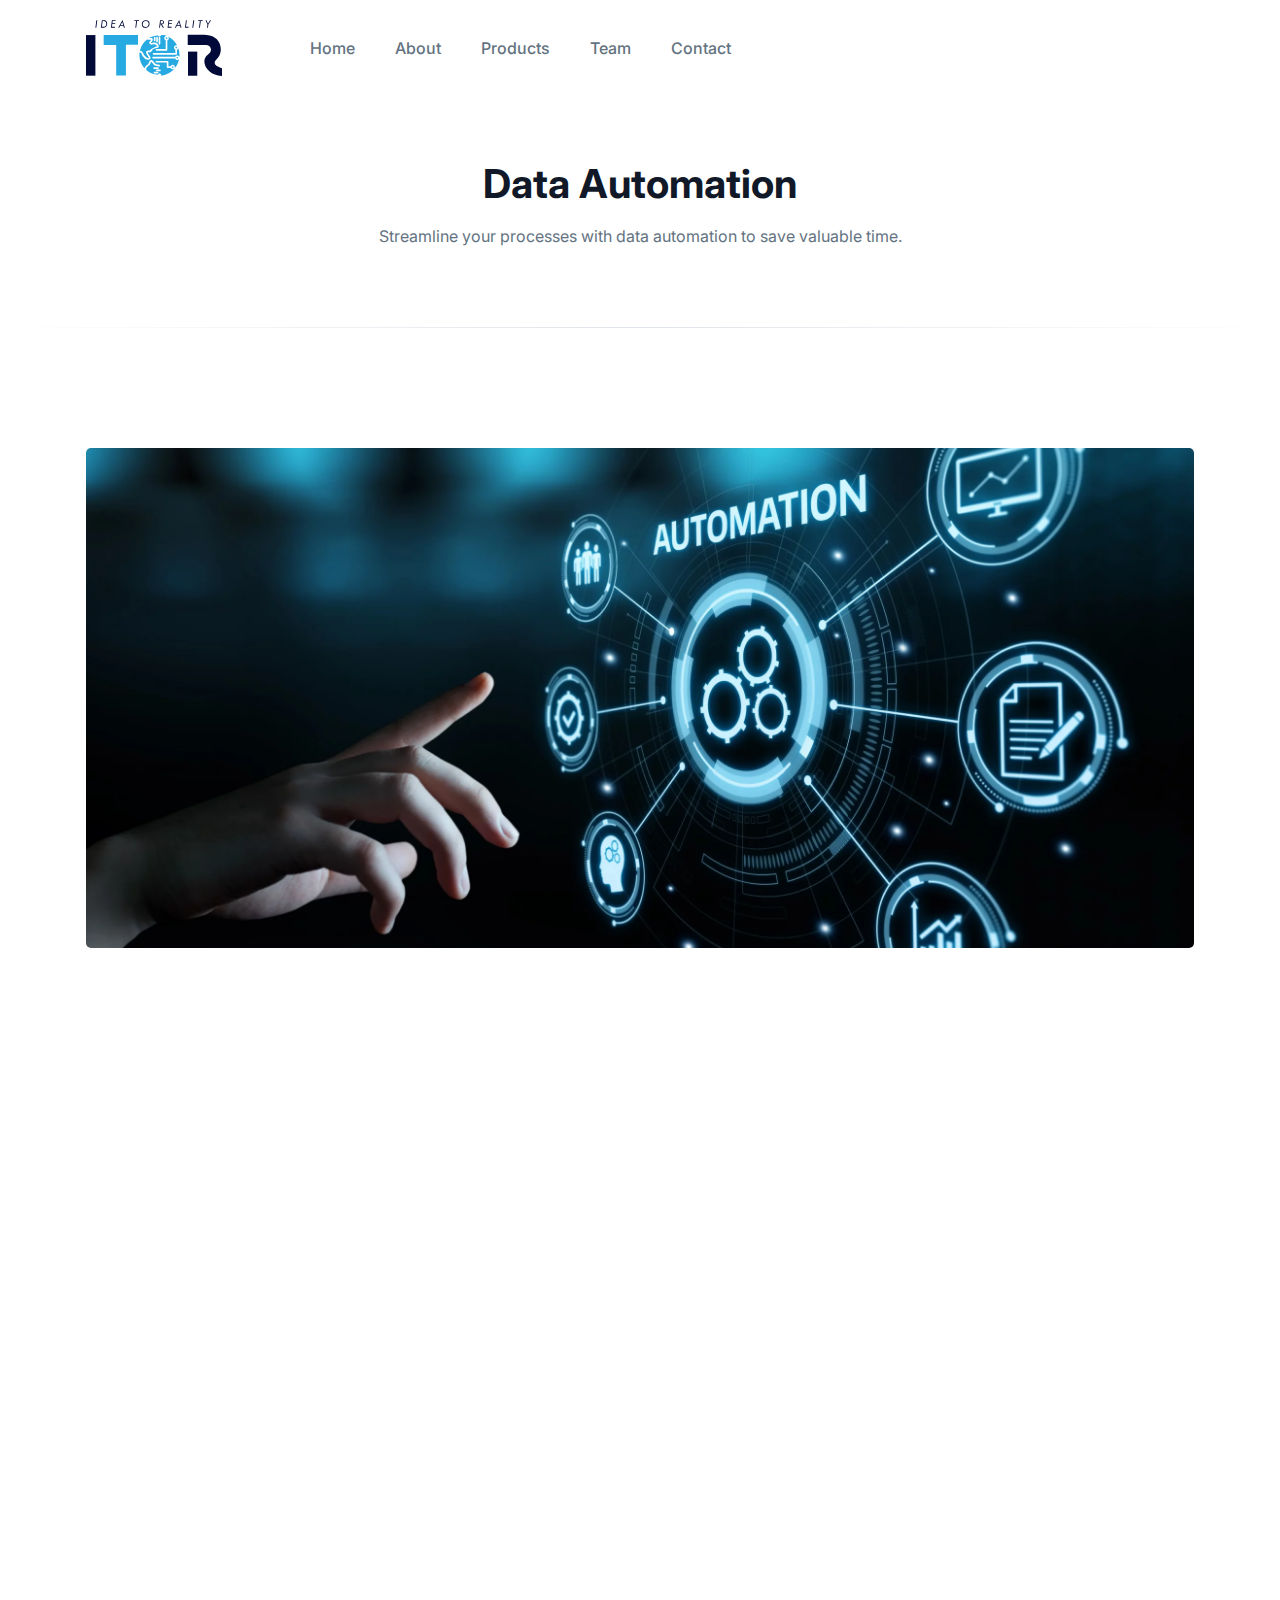
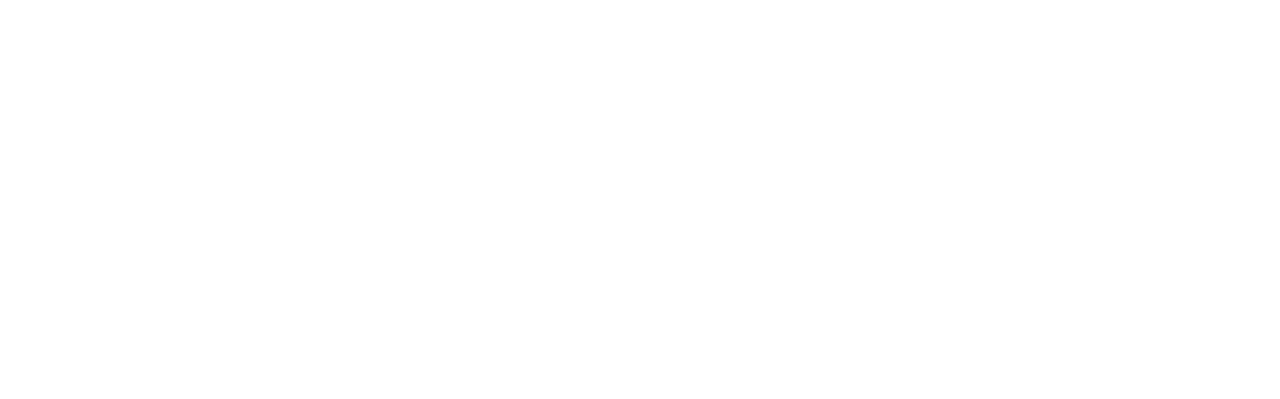
<file: data-automation.html>
<!doctype html>
<html lang="en">
  <head>
    <meta charset="UTF-8" />
    <meta http-equiv="X-UA-Compatible" content="IE=edge" />
    <meta name="viewport" content="width=device-width, initial-scale=1.0" />
    <title>Data Automation</title>
    <link
      rel="shortcut icon"
      href="assets/images/favicon.png"
      type="image/x-icon"
    />
    <link rel="stylesheet" href="assets/css/animate.css" />
    <link rel="stylesheet" href="assets/css/tailwind.css" />
    <meta
      name="description"
      content="I To R offers web and mobile app development, data automation, and cloud hosting services. Our frontend and backend use React, Next.js, PHP, Laravel, Express.js, React Native, Flutter, Java, JavaScript, TypeScript, Ruby on Rails, HTML, CSS, Tailwind. We are located in Singapore. We help to host your application on AWS, Google Cloud, Azure, Oracle and more cloud services of your choice. Based in Singapore with 3 years of experience."
    />
    <meta name="author" content="I To R" />
    <meta
      name="keywords"
      content="web development, mobile app development, data automation, cloud hosting, React, Next.js, Laravel, Singapore"
    />

    <!-- ==== WOW JS ==== -->
    <script src="assets/js/wow.min.js"></script>
    <script>
      new WOW().init();
    </script>
  </head>

  <body>
    <!-- ====== Navbar Section Start -->
    <div
      class="absolute top-0 left-0 z-40 flex items-center w-full bg-transparent ud-header py-3"
    >
      <div class="container">
        <div class="relative flex items-center justify-between -mx-4">
          <div class="max-w-full px-4 w-48">
            <a href="index.html" class="block w-full navbar-logo">
              <img
                src="assets/images/logo/logo.svg"
                alt="logo"
                class="w-full dark:hidden"
              />
              <img
                src="assets/images/logo/logo-white.svg"
                alt="logo"
                class="hidden w-full dark:block"
              />
            </a>
          </div>
          <div class="flex items-center justify-between w-full px-4">
            <div>
              <button
                id="navbarToggler"
                class="absolute right-4 top-1/2 block -translate-y-1/2 rounded-lg px-3 py-[6px] ring-primary focus:ring-2 lg:hidden"
              >
                <span
                  class="relative my-[6px] block h-[2px] w-[30px] bg-dark dark:bg-white"
                ></span>
                <span
                  class="relative my-[6px] block h-[2px] w-[30px] bg-dark dark:bg-white"
                ></span>
                <span
                  class="relative my-[6px] block h-[2px] w-[30px] bg-dark dark:bg-white"
                ></span>
              </button>
              <nav
                id="navbarCollapse"
                class="absolute right-4 top-full hidden w-full max-w-[250px] rounded-lg bg-white py-5 shadow-lg dark:bg-dark-2 lg:static lg:block lg:w-full lg:max-w-full lg:bg-transparent lg:px-4 lg:py-0 lg:shadow-none dark:lg:bg-transparent xl:px-6"
              >
                <ul class="blcok lg:flex 2xl:ml-20">
                  <li class="relative group">
                    <a
                      href="index.html"
                      class="flex py-2 mx-8 text-base font-medium ud-menu-scroll text-dark group-hover:text-primary dark:text-white lg:mr-0 lg:inline-flex lg:px-0 lg:py-6 lg:text-body-color dark:lg:text-dark-6"
                    >
                      Home
                    </a>
                  </li>
                  <li class="relative group">
                    <a
                      href="/#about"
                      class="flex py-2 mx-8 text-base font-medium ud-menu-scroll text-dark group-hover:text-primary dark:text-white lg:ml-7 lg:mr-0 lg:inline-flex lg:px-0 lg:py-6 lg:text-body-color dark:lg:text-dark-6 xl:ml-10"
                    >
                      About
                    </a>
                  </li>
                  <li class="relative group">
                    <a
                      href="/#product"
                      class="flex py-2 mx-8 text-base font-medium ud-menu-scroll text-dark group-hover:text-primary dark:text-white lg:ml-7 lg:mr-0 lg:inline-flex lg:px-0 lg:py-6 lg:text-body-color dark:lg:text-dark-6 xl:ml-10"
                    >
                      Products
                    </a>
                  </li>
                  <li class="relative group">
                    <a
                      href="/#team"
                      class="flex py-2 mx-8 text-base font-medium ud-menu-scroll text-dark group-hover:text-primary dark:text-white lg:ml-7 lg:mr-0 lg:inline-flex lg:px-0 lg:py-6 lg:text-body-color dark:lg:text-dark-6 xl:ml-10"
                    >
                      Team
                    </a>
                  </li>
                  <li class="relative group">
                    <a
                      href="/#contact"
                      class="flex py-2 mx-8 text-base font-medium ud-menu-scroll text-dark group-hover:text-primary dark:text-white lg:ml-7 lg:mr-0 lg:inline-flex lg:px-0 lg:py-6 lg:text-body-color dark:lg:text-dark-6 xl:ml-10"
                    >
                      Contact
                    </a>
                  </li>
                  <!-- <li class="relative group">
                    <a
                      href="blog-grids.html"
                      class="flex py-2 mx-8 text-base font-medium ud-menu-scroll text-dark group-hover:text-primary dark:text-white lg:ml-7 lg:mr-0 lg:inline-flex lg:px-0 lg:py-6 lg:text-body-color dark:lg:text-dark-6 xl:ml-10"
                    >
                      Blog
                    </a>
                  </li> -->
                  <!-- <li class="relative submenu-item group">
                    <a
                      href="javascript:void(0)"
                      class="relative flex items-center justify-between py-2 mx-8 text-base font-medium text-primary group-hover:text-primary lg:ml-8 lg:mr-0 lg:inline-flex lg:py-6 lg:pl-0 lg:pr-4 xl:ml-10"
                    >
                      Pages

                      <svg
                        class="ml-2 fill-current"
                        width="16"
                        height="20"
                        viewBox="0 0 16 20"
                        fill="none"
                        xmlns="http://www.w3.org/2000/svg"
                      >
                        <path
                          d="M7.99999 14.9C7.84999 14.9 7.72499 14.85 7.59999 14.75L1.84999 9.10005C1.62499 8.87505 1.62499 8.52505 1.84999 8.30005C2.07499 8.07505 2.42499 8.07505 2.64999 8.30005L7.99999 13.525L13.35 8.25005C13.575 8.02505 13.925 8.02505 14.15 8.25005C14.375 8.47505 14.375 8.82505 14.15 9.05005L8.39999 14.7C8.27499 14.825 8.14999 14.9 7.99999 14.9Z"
                        />
                      </svg>
                    </a>
                    <div
                      class="submenu relative left-0 top-full hidden w-[250px] rounded-sm bg-white p-4 transition-[top] duration-300 group-hover:opacity-100 dark:bg-dark-2 lg:invisible lg:absolute lg:top-[110%] lg:block lg:opacity-0 lg:shadow-lg lg:group-hover:visible lg:group-hover:top-full"
                    >
                      <a
                        href="about.html"
                        class="block rounded px-4 py-[10px] text-sm text-body-color hover:text-primary dark:text-dark-6 dark:hover:text-primary"
                      >
                        About Page
                      </a>
                      <a
                        href="pricing.html"
                        class="block rounded px-4 py-[10px] text-sm text-body-color hover:text-primary dark:text-dark-6 dark:hover:text-primary"
                      >
                        Pricing Page
                      </a>
                      <a
                        href="contact.html"
                        class="block rounded px-4 py-[10px] text-sm text-body-color hover:text-primary dark:text-dark-6 dark:hover:text-primary"
                      >
                        Contact Page
                      </a>
                      <a
                        href="blog-grids.html"
                        class="block rounded px-4 py-[10px] text-sm text-body-color hover:text-primary dark:text-dark-6 dark:hover:text-primary"
                      >
                        Blog Grid Page
                      </a>
                      <a
                        href="blog-details.html"
                        class="block rounded px-4 py-[10px] text-sm text-primary hover:text-primary dark:hover:text-primary"
                      >
                        Blog Details Page
                      </a>
                      <a
                        href="signup.html"
                        class="block rounded px-4 py-[10px] text-sm text-body-color hover:text-primary dark:text-dark-6 dark:hover:text-primary"
                      >
                        Sign Up Page
                      </a>
                      <a
                        href="signin.html"
                        class="block rounded px-4 py-[10px] text-sm text-body-color hover:text-primary dark:text-dark-6 dark:hover:text-primary"
                      >
                        Sign In Page
                      </a>
                      <a
                        href="404.html"
                        class="block rounded px-4 py-[10px] text-sm text-body-color hover:text-primary dark:text-dark-6 dark:hover:text-primary"
                      >
                        404 Page
                      </a>
                    </div>
                  </li> -->
                </ul>
              </nav>
            </div>
          </div>
        </div>
      </div>
    </div>
    <!-- ====== Navbar Section End -->

    <!-- ====== Banner Section Start -->
    <div
      class="relative z-10 overflow-hidden pb-[60px] pt-[120px] dark:bg-dark md:pt-[130px] lg:pt-[160px]"
    >
      <div
        class="absolute bottom-0 left-0 w-full h-px bg-gradient-to-r from-stroke/0 via-stroke to-stroke/0 dark:via-dark-3"
      ></div>
      <div class="container">
        <div class="flex flex-wrap items-center -mx-4">
          <div class="w-full px-4">
            <div class="text-center">
              <h1
                class="mb-4 text-3xl font-bold text-dark dark:text-white sm:text-4xl md:text-[40px] md:leading-[1.2]"
              >
                Data Automation
              </h1>
              <p class="mb-5 text-base text-body-color dark:text-dark-6">
                Streamline your processes with data automation to save valuable
                time.
              </p>
            </div>
          </div>
        </div>
      </div>
    </div>
    <!-- ====== Banner Section End -->

    <!-- ====== Blog Details Section Start -->
    <section class="pb-10 pt-20 dark:bg-dark lg:pb-20 lg:pt-[120px]">
      <div class="container">
        <div class="flex flex-wrap justify-center -mx-4">
          <div class="w-full px-4">
            <div
              class="wow fadeInUp relative z-20 mb-[50px] h-[300px] overflow-hidden rounded-[5px] md:h-[400px] lg:h-[500px]"
              data-wow-delay=".1s
              "
            >
              <img
                src="assets/images/blog/blog-03.png"
                alt="image"
                class="object-cover object-center w-full h-full"
              />
            </div>
            <div class="flex flex-wrap -mx-4">
              <div class="w-full px-4 lg:w-8/12">
                <div>
                  <h2
                    class="wow fadeInUp mb-8 text-2xl font-bold text-dark dark:text-white sm:text-3xl md:text-[35px] md:leading-[1.28]"
                    data-wow-delay=".1s
                    "
                  >
                    How we implement?
                  </h2>
                  <p
                    class="mb-6 text-base wow fadeInUp text-body-color dark:text-dark-6"
                    data-wow-delay=".1s"
                  >
                    Automatically fetch data and update it to a centralized
                    database, ensuring that your information is always
                    up-to-date and accessible.
                  </p>
                  <p
                    class="mb-8 text-base wow fadeInUp text-body-color dark:text-dark-6"
                    data-wow-delay=".1s"
                  >
                    On the backend, we leverage Next.js and Python to create
                    robust and scalable solutions.
                  </p>
                  <h3
                    class="wow fadeInUp mb-6 text-2xl font-bold text-dark dark:text-white sm:text-[28px] sm:leading-[40px]"
                    data-wow-delay=".1s"
                  >
                    Hosting and Security
                  </h3>
                  <p
                    class="mb-10 text-base wow fadeInUp text-body-color dark:text-dark-6"
                    data-wow-delay=".1s"
                  >
                    The application is hosted on scalable cloud infrastructure
                    with Oracle, optimized using MySQL HeatWave for enhanced
                    performance.
                    <br /><br />
                    Security is paramount; data access is strictly controlled,
                    ensuring that no unauthorized individual can retrieve your
                    sensitive information.
                  </p>
                  <!-- <div
                    class="wow fadeInUp relative z-10 mb-10 overflow-hidden rounded-[5px] bg-primary/5 px-6 py-8 text-center sm:p-10 md:px-[60px]"
                    data-wow-delay=".1s
                    "
                  >
                    <div class="mx-auto max-w-[530px]">
                      <span class="mb-[14px] flex justify-center text-primary">
                        <svg
                          width="46"
                          height="46"
                          viewBox="0 0 46 46"
                          fill="none"
                          xmlns="http://www.w3.org/2000/svg"
                          class="fill-current"
                        >
                          <path
                            d="M13.7995 35.5781C12.937 35.5781 12.1464 35.075 11.8589 34.2844L9.48702 28.5344C6.82765 28.1031 4.45577 26.7375 2.9464 24.6531C1.36515 22.5687 0.862021 19.9812 1.5089 17.4656C2.51515 13.3687 6.75577 10.2781 11.4276 10.35C14.7339 10.4219 17.4651 11.7875 19.262 14.2312C20.987 16.675 21.4183 19.9812 20.412 23C19.4776 25.7312 18.2558 28.4625 17.1058 31.1219C16.6745 32.2 16.1714 33.2781 15.7401 34.2844C15.4526 35.075 14.662 35.5781 13.7995 35.5781ZM11.2839 13.5844C8.1214 13.5844 5.2464 15.5969 4.59952 18.2562C4.24015 19.8375 4.52765 21.4187 5.5339 22.7125C6.6839 24.2937 8.62452 25.3 10.7089 25.4437L11.7151 25.5156L13.7995 30.5469C13.8714 30.3312 14.0151 30.0437 14.087 29.8281C15.237 27.2406 16.387 24.5812 17.2495 21.9219C17.9683 19.9094 17.6808 17.6812 16.5308 16.1C15.3808 14.5187 13.5839 13.6562 11.3558 13.5844C11.3558 13.5844 11.3558 13.5844 11.2839 13.5844Z"
                          />
                          <path
                            d="M37.5905 35.65C36.728 35.65 35.9374 35.1469 35.6499 34.3563L33.278 28.6063C30.6187 28.175 28.2468 26.8094 26.7374 24.725C25.1562 22.6406 24.653 20.0531 25.2999 17.5375C26.3062 13.4406 30.5468 10.35 35.2187 10.4219C38.5249 10.4938 41.2562 11.8594 42.9812 14.3031C44.7062 16.7469 45.1374 20.0531 44.1312 23.0719C43.1968 25.8031 41.9749 28.5344 40.8249 31.1938C40.3937 32.2719 39.8905 33.35 39.4593 34.3563C39.2437 35.1469 38.453 35.65 37.5905 35.65ZM35.0749 13.5844C31.9124 13.5844 29.0374 15.5969 28.3905 18.2563C28.0312 19.8375 28.3187 21.4188 29.3249 22.7844C30.4749 24.3656 32.4155 25.3719 34.4999 25.5156L35.5062 25.5875L37.5905 30.6188C37.6624 30.4031 37.8062 30.1156 37.878 29.9C39.028 27.3125 40.178 24.6531 41.0405 21.9938C41.7593 19.9813 41.4718 17.7531 40.3218 16.1C39.1718 14.5188 37.3749 13.6563 35.1468 13.5844C35.1468 13.5844 35.1468 13.5844 35.0749 13.5844Z"
                          />
                        </svg>
                      </span>
                      <p
                        class="mb-[18px] text-base italic leading-[28px] text-dark dark:text-white"
                      >
                        A spring of truth shall flow from it: like a new star it
                        shall scatter the darkness of ignorance, and cause a
                        light heretofore unknown to shine amongst men.
                      </p>
                      <span
                        class="text-xs italic text-body-color dark:text-dark-6"
                      >
                        “Andrio Domeco”
                      </span>
                    </div>
                    <div>
                      <span class="absolute top-0 left-0">
                        <svg
                          width="103"
                          height="109"
                          viewBox="0 0 103 109"
                          fill="none"
                          xmlns="http://www.w3.org/2000/svg"
                        >
                          <ellipse
                            cx="0.483916"
                            cy="3.5"
                            rx="102.075"
                            ry="105.5"
                            transform="rotate(180 0.483916 3.5)"
                            fill="url(#paint0_linear_2014_9016)"
                          />
                          <defs>
                            <linearGradient
                              id="paint0_linear_2014_9016"
                              x1="-101.591"
                              y1="-50.4346"
                              x2="49.1618"
                              y2="-49.6518"
                              gradientUnits="userSpaceOnUse"
                            >
                              <stop stop-color="#3056D3" stop-opacity="0.15" />
                              <stop
                                offset="1"
                                stop-color="white"
                                stop-opacity="0"
                              />
                            </linearGradient>
                          </defs>
                        </svg>
                      </span>
                      <span class="absolute bottom-0 right-0">
                        <svg
                          width="102"
                          height="106"
                          viewBox="0 0 102 106"
                          fill="none"
                          xmlns="http://www.w3.org/2000/svg"
                        >
                          <ellipse
                            cx="102.484"
                            cy="105.5"
                            rx="102.075"
                            ry="105.5"
                            fill="url(#paint0_linear_2014_9017)"
                          />
                          <defs>
                            <linearGradient
                              id="paint0_linear_2014_9017"
                              x1="0.409163"
                              y1="51.5654"
                              x2="151.162"
                              y2="52.3482"
                              gradientUnits="userSpaceOnUse"
                            >
                              <stop stop-color="#3056D3" stop-opacity="0.15" />
                              <stop
                                offset="1"
                                stop-color="white"
                                stop-opacity="0"
                              />
                            </linearGradient>
                          </defs>
                        </svg>
                      </span>
                    </div>
                  </div> -->

                  <!-- <h3
                    class="wow fadeInUp mb-6 text-2xl font-semibold text-dark dark:text-white sm:text-[28px] sm:leading-[40px]"
                    data-wow-delay=".1s"
                  >
                    What is it with your ideas?
                  </h3>

                  <p
                    class="mb-6 text-base wow fadeInUp text-body-color dark:text-dark-6"
                    data-wow-delay=".1s"
                  >
                    At quo cetero fastidii. Usu ex ornatus corpora sententiae,
                    vocibus deleniti ut nec. Ut enim eripuit eligendi est, in
                    iracundia signiferumque quo. Sed virtute suavitate
                    suscipiantur ea, dolor this can eloquentiam ei pro. Suas
                    adversarium interpretaris eu sit, eum viris impedit ne.
                    Erant appareat corrumpit ei vel.
                  </p>
                  <p
                    class="mb-10 text-base wow fadeInUp text-body-color dark:text-dark-6"
                    data-wow-delay=".1s"
                  >
                    At quo cetero fastidii. Usu ex ornatus corpora sententiae,
                    vocibus deleniti ut nec. Ut enim eripuit eligendi est, in
                    iracundia signiferumque quo. Sed virtute suavitate
                    suscipiantur ea, dolor this can eloquentiam ei pro. Suas
                    adversarium interpretaris eu sit, eum viris impedit ne.
                    Erant appareat corrumpit ei vel.
                  </p> -->

                  <!-- <div class="flex flex-wrap items-center mb-12 -mx-4">
                    <div class="w-full px-4 md:w-1/2">
                      <div
                        class="flex flex-wrap items-center gap-3 mb-8 wow fadeInUp md:mb-0"
                        data-wow-delay=".1s"
                      >
                        <a
                          href="javascript:void(0)"
                          class="block rounded-md bg-primary/[0.08] px-[14px] py-[5px] text-base text-dark hover:bg-primary hover:text-white dark:text-white"
                        >
                          Design
                        </a>
                        <a
                          href="javascript:void(0)"
                          class="block rounded-md bg-primary/[0.08] px-[14px] py-[5px] text-base text-dark hover:bg-primary hover:text-white dark:text-white"
                        >
                          Development
                        </a>
                        <a
                          href="javascript:void(0)"
                          class="block rounded-md bg-primary/[0.08] px-[14px] py-[5px] text-base text-dark hover:bg-primary hover:text-white dark:text-white"
                        >
                          Info
                        </a>
                      </div>
                    </div>
                    <div class="w-full px-4 md:w-1/2">
                      <div
                        class="flex items-center wow fadeInUp md:justify-end"
                        data-wow-delay=".1s"
                      >
                        <span
                          class="mr-5 text-sm font-medium text-body-color dark:text-dark-6"
                        >
                          Share This Post
                        </span>
                        <div class="flex items-center gap-[10px]">
                          <a href="javascript:void(0)">
                            <svg
                              width="32"
                              height="32"
                              viewBox="0 0 32 32"
                              fill="none"
                              xmlns="http://www.w3.org/2000/svg"
                            >
                              <path
                                d="M16 32C24.8366 32 32 24.8366 32 16C32 7.16344 24.8366 0 16 0C7.16344 0 0 7.16344 0 16C0 24.8366 7.16344 32 16 32Z"
                                fill="#1877F2"
                              />
                              <path
                                d="M17 15.5399V12.7518C17 11.6726 17.8954 10.7976 19 10.7976H21V7.86631L18.285 7.67682C15.9695 7.51522 14 9.30709 14 11.5753V15.5399H11V18.4712H14V24.3334H17V18.4712H20L21 15.5399H17Z"
                                fill="white"
                              />
                            </svg>
                          </a>
                          <a href="javascript:void(0)">
                            <svg
                              width="32"
                              height="32"
                              viewBox="0 0 32 32"
                              fill="none"
                              xmlns="http://www.w3.org/2000/svg"
                            >
                              <path
                                d="M16 32C24.8366 32 32 24.8366 32 16C32 7.16344 24.8366 0 16 0C7.16344 0 0 7.16344 0 16C0 24.8366 7.16344 32 16 32Z"
                                fill="#55ACEE"
                              />
                              <path
                                d="M24.2945 11.375C24.4059 11.2451 24.2607 11.0755 24.0958 11.1362C23.728 11.2719 23.3918 11.3614 22.8947 11.4166C23.5062 11.0761 23.7906 10.5895 24.0219 9.99339C24.0777 9.84961 23.9094 9.71915 23.7645 9.78783C23.1759 10.0669 22.5408 10.274 21.873 10.3963C21.2129 9.7421 20.272 9.33331 19.2312 9.33331C17.2325 9.33331 15.6117 10.8406 15.6117 12.6993C15.6117 12.9632 15.6441 13.2202 15.7051 13.4663C12.832 13.3324 10.2702 12.1034 8.49031 10.2188C8.36832 10.0897 8.14696 10.1068 8.071 10.2643C7.86837 10.6846 7.7554 11.1509 7.7554 11.6418C7.7554 12.8093 8.39417 13.8395 9.36518 14.4431C8.92981 14.4301 8.51344 14.3452 8.12974 14.2013C7.94292 14.1312 7.72877 14.2543 7.75387 14.4427C7.94657 15.8893 9.11775 17.0827 10.6295 17.3647C10.3259 17.442 10.0061 17.483 9.67537 17.483C9.59517 17.483 9.51567 17.4805 9.43688 17.4756C9.23641 17.4632 9.07347 17.6426 9.15942 17.8141C9.72652 18.946 10.951 19.7361 12.376 19.7607C11.1374 20.6637 9.57687 21.2017 7.88109 21.2017C7.672 21.2017 7.5823 21.4706 7.7678 21.5617C9.20049 22.266 10.832 22.6666 12.5656 22.6666C19.2231 22.6666 22.8631 17.5377 22.8631 13.0896C22.8631 12.944 22.8594 12.7984 22.8528 12.6542C23.3932 12.2911 23.8789 11.8595 24.2945 11.375Z"
                                fill="white"
                              />
                            </svg>
                          </a>
                          <a href="javascript:void(0)">
                            <svg
                              width="32"
                              height="32"
                              viewBox="0 0 32 32"
                              fill="none"
                              xmlns="http://www.w3.org/2000/svg"
                            >
                              <path
                                d="M16 32C24.8366 32 32 24.8366 32 16C32 7.16344 24.8366 0 16 0C7.16344 0 0 7.16344 0 16C0 24.8366 7.16344 32 16 32Z"
                                fill="#007AB9"
                              />
                              <path
                                d="M11.7836 10.1666C11.7833 10.8452 11.3716 11.4559 10.7426 11.7106C10.1137 11.9654 9.39306 11.8134 8.92059 11.3263C8.44811 10.8392 8.31813 10.1143 8.59192 9.49341C8.86572 8.87251 9.48862 8.4796 10.1669 8.49996C11.0678 8.527 11.784 9.26533 11.7836 10.1666ZM11.8336 13.0666H8.50024V23.4999H11.8336V13.0666ZM17.1003 13.0666H13.7836V23.4999H17.0669V18.0249C17.0669 14.9749 21.0419 14.6916 21.0419 18.0249V23.4999H24.3336V16.8916C24.3336 11.75 18.4503 11.9416 17.0669 14.4666L17.1003 13.0666Z"
                                fill="white"
                              />
                            </svg>
                          </a>
                        </div>
                      </div>
                    </div>
                  </div> -->
                </div>
              </div>
              <!-- <div class="w-full px-4 lg:w-4/12">
                <div>
                  <div
                    class="wow fadeInUp relative mb-12 overflow-hidden rounded-[5px] bg-primary px-11 py-[60px] text-center lg:px-8"
                    data-wow-delay=".1s
                    "
                  >
                    <h3
                      class="mb-[6px] text-[28px] font-semibold leading-[40px] text-white"
                    >
                      Join our newsletter!
                    </h3>
                    <p class="mb-5 text-base text-white">
                      Enter your email to receive our latest newsletter.
                    </p>
                    <form>
                      <input
                        type="email"
                        placeholder="Your email address"
                        class="mb-4 h-[50px] w-full rounded-md border border-transparent bg-white/10 text-center text-base text-white outline-none placeholder:text-white/60 focus:border-white focus-visible:shadow-none"
                      />
                      <input
                        type="submit"
                        value="Subscribe Now"
                        class="mb-4 h-[50px] w-full cursor-pointer rounded-md bg-secondary text-center text-sm font-medium text-white transition duration-300 ease-in-out hover:bg-[#0BB489] hover:bg-opacity-90"
                      />
                    </form>
                    <p class="text-sm font-medium text-white">
                      Don't worry, we don't spam
                    </p>

                    <div>
                      <span class="absolute top-0 right-0">
                        <svg
                          width="46"
                          height="46"
                          viewBox="0 0 46 46"
                          fill="none"
                          xmlns="http://www.w3.org/2000/svg"
                        >
                          <circle
                            cx="1.39737"
                            cy="44.6026"
                            r="1.39737"
                            transform="rotate(-90 1.39737 44.6026)"
                            fill="white"
                            fill-opacity="0.44"
                          />
                          <circle
                            cx="1.39737"
                            cy="7.9913"
                            r="1.39737"
                            transform="rotate(-90 1.39737 7.9913)"
                            fill="white"
                            fill-opacity="0.44"
                          />
                          <circle
                            cx="13.6943"
                            cy="44.6026"
                            r="1.39737"
                            transform="rotate(-90 13.6943 44.6026)"
                            fill="white"
                            fill-opacity="0.44"
                          />
                          <circle
                            cx="13.6943"
                            cy="7.9913"
                            r="1.39737"
                            transform="rotate(-90 13.6943 7.9913)"
                            fill="white"
                            fill-opacity="0.44"
                          />
                          <circle
                            cx="25.9911"
                            cy="44.6026"
                            r="1.39737"
                            transform="rotate(-90 25.9911 44.6026)"
                            fill="white"
                            fill-opacity="0.44"
                          />
                          <circle
                            cx="25.9911"
                            cy="7.9913"
                            r="1.39737"
                            transform="rotate(-90 25.9911 7.9913)"
                            fill="white"
                            fill-opacity="0.44"
                          />
                          <circle
                            cx="38.288"
                            cy="44.6026"
                            r="1.39737"
                            transform="rotate(-90 38.288 44.6026)"
                            fill="white"
                            fill-opacity="0.44"
                          />
                          <circle
                            cx="38.288"
                            cy="7.9913"
                            r="1.39737"
                            transform="rotate(-90 38.288 7.9913)"
                            fill="white"
                            fill-opacity="0.44"
                          />
                          <circle
                            cx="1.39737"
                            cy="32.3058"
                            r="1.39737"
                            transform="rotate(-90 1.39737 32.3058)"
                            fill="white"
                            fill-opacity="0.44"
                          />
                          <circle
                            cx="13.6943"
                            cy="32.3058"
                            r="1.39737"
                            transform="rotate(-90 13.6943 32.3058)"
                            fill="white"
                            fill-opacity="0.44"
                          />
                          <circle
                            cx="25.9911"
                            cy="32.3058"
                            r="1.39737"
                            transform="rotate(-90 25.9911 32.3058)"
                            fill="white"
                            fill-opacity="0.44"
                          />
                          <circle
                            cx="38.288"
                            cy="32.3058"
                            r="1.39737"
                            transform="rotate(-90 38.288 32.3058)"
                            fill="white"
                            fill-opacity="0.44"
                          />
                          <circle
                            cx="1.39737"
                            cy="20.0086"
                            r="1.39737"
                            transform="rotate(-90 1.39737 20.0086)"
                            fill="white"
                            fill-opacity="0.44"
                          />
                          <circle
                            cx="13.6943"
                            cy="20.0086"
                            r="1.39737"
                            transform="rotate(-90 13.6943 20.0086)"
                            fill="white"
                            fill-opacity="0.44"
                          />
                          <circle
                            cx="25.9911"
                            cy="20.0086"
                            r="1.39737"
                            transform="rotate(-90 25.9911 20.0086)"
                            fill="white"
                            fill-opacity="0.44"
                          />
                          <circle
                            cx="38.288"
                            cy="20.0086"
                            r="1.39737"
                            transform="rotate(-90 38.288 20.0086)"
                            fill="white"
                            fill-opacity="0.44"
                          />
                        </svg>
                      </span>
                      <span class="absolute bottom-0 left-0">
                        <svg
                          width="46"
                          height="46"
                          viewBox="0 0 46 46"
                          fill="none"
                          xmlns="http://www.w3.org/2000/svg"
                        >
                          <circle
                            cx="1.39737"
                            cy="44.6026"
                            r="1.39737"
                            transform="rotate(-90 1.39737 44.6026)"
                            fill="white"
                            fill-opacity="0.44"
                          />
                          <circle
                            cx="1.39737"
                            cy="7.9913"
                            r="1.39737"
                            transform="rotate(-90 1.39737 7.9913)"
                            fill="white"
                            fill-opacity="0.44"
                          />
                          <circle
                            cx="13.6943"
                            cy="44.6026"
                            r="1.39737"
                            transform="rotate(-90 13.6943 44.6026)"
                            fill="white"
                            fill-opacity="0.44"
                          />
                          <circle
                            cx="13.6943"
                            cy="7.9913"
                            r="1.39737"
                            transform="rotate(-90 13.6943 7.9913)"
                            fill="white"
                            fill-opacity="0.44"
                          />
                          <circle
                            cx="25.9911"
                            cy="44.6026"
                            r="1.39737"
                            transform="rotate(-90 25.9911 44.6026)"
                            fill="white"
                            fill-opacity="0.44"
                          />
                          <circle
                            cx="25.9911"
                            cy="7.9913"
                            r="1.39737"
                            transform="rotate(-90 25.9911 7.9913)"
                            fill="white"
                            fill-opacity="0.44"
                          />
                          <circle
                            cx="38.288"
                            cy="44.6026"
                            r="1.39737"
                            transform="rotate(-90 38.288 44.6026)"
                            fill="white"
                            fill-opacity="0.44"
                          />
                          <circle
                            cx="38.288"
                            cy="7.9913"
                            r="1.39737"
                            transform="rotate(-90 38.288 7.9913)"
                            fill="white"
                            fill-opacity="0.44"
                          />
                          <circle
                            cx="1.39737"
                            cy="32.3058"
                            r="1.39737"
                            transform="rotate(-90 1.39737 32.3058)"
                            fill="white"
                            fill-opacity="0.44"
                          />
                          <circle
                            cx="13.6943"
                            cy="32.3058"
                            r="1.39737"
                            transform="rotate(-90 13.6943 32.3058)"
                            fill="white"
                            fill-opacity="0.44"
                          />
                          <circle
                            cx="25.9911"
                            cy="32.3058"
                            r="1.39737"
                            transform="rotate(-90 25.9911 32.3058)"
                            fill="white"
                            fill-opacity="0.44"
                          />
                          <circle
                            cx="38.288"
                            cy="32.3058"
                            r="1.39737"
                            transform="rotate(-90 38.288 32.3058)"
                            fill="white"
                            fill-opacity="0.44"
                          />
                          <circle
                            cx="1.39737"
                            cy="20.0086"
                            r="1.39737"
                            transform="rotate(-90 1.39737 20.0086)"
                            fill="white"
                            fill-opacity="0.44"
                          />
                          <circle
                            cx="13.6943"
                            cy="20.0086"
                            r="1.39737"
                            transform="rotate(-90 13.6943 20.0086)"
                            fill="white"
                            fill-opacity="0.44"
                          />
                          <circle
                            cx="25.9911"
                            cy="20.0086"
                            r="1.39737"
                            transform="rotate(-90 25.9911 20.0086)"
                            fill="white"
                            fill-opacity="0.44"
                          />
                          <circle
                            cx="38.288"
                            cy="20.0086"
                            r="1.39737"
                            transform="rotate(-90 38.288 20.0086)"
                            fill="white"
                            fill-opacity="0.44"
                          />
                        </svg>
                      </span>
                    </div>
                  </div>

                  <div class="flex flex-wrap mb-8 -mx-4">
                    <div class="w-full px-4">
                      <h2
                        class="wow fadeInUp relative pb-5 text-2xl font-semibold text-dark dark:text-white sm:text-[28px]"
                        data-wow-delay=".1s
                        "
                      >
                        Popular Articles
                      </h2>
                      <span
                        class="mb-10 inline-block h-[2px] w-20 bg-primary"
                      ></span>
                    </div>

                    <div class="w-full px-4 md:w-1/2 lg:w-full">
                      <div
                        class="flex items-center w-full pb-5 mb-5 border-b wow fadeInUp border-stroke dark:border-dark-3"
                        data-wow-delay=".1s
                        "
                      >
                        <div
                          class="mr-5 h-20 w-full max-w-[80px] overflow-hidden rounded-full"
                        >
                          <img
                            src="assets/images/blog/article-author-01.png"
                            alt="image"
                            class="w-full"
                          />
                        </div>
                        <div class="w-full">
                          <h4>
                            <a
                              href="javascript:void(0)"
                              class="inline-block mb-1 text-lg font-medium leading-snug text-dark hover:text-primary dark:text-dark-6 dark:hover:text-primary lg:text-base xl:text-lg"
                            >
                              Create engaging online courses your student…
                            </a>
                          </h4>
                          <p class="text-sm text-body-color dark:text-dark-6">
                            Glomiya Lucy
                          </p>
                        </div>
                      </div>
                    </div>
                    <div class="w-full px-4 md:w-1/2 lg:w-full">
                      <div
                        class="flex items-center w-full pb-5 mb-5 border-b wow fadeInUp border-stroke dark:border-dark-3"
                        data-wow-delay=".1s
                        "
                      >
                        <div
                          class="mr-5 h-20 w-full max-w-[80px] overflow-hidden rounded-full"
                        >
                          <img
                            src="assets/images/blog/article-author-02.png"
                            alt="image"
                            class="w-full"
                          />
                        </div>
                        <div class="w-full">
                          <h4>
                            <a
                              href="javascript:void(0)"
                              class="inline-block mb-1 text-lg font-medium leading-snug text-dark hover:text-primary dark:text-dark-6 dark:hover:text-primary lg:text-base xl:text-lg"
                            >
                              The ultimate formula for launching online course
                            </a>
                          </h4>
                          <p class="text-sm text-body-color dark:text-dark-6">
                            Andrio jeson
                          </p>
                        </div>
                      </div>
                    </div>
                    <div class="w-full px-4 md:w-1/2 lg:w-full">
                      <div
                        class="flex items-center w-full pb-5 mb-5 border-b wow fadeInUp border-stroke dark:border-dark-3"
                        data-wow-delay=".1s
                        "
                      >
                        <div
                          class="mr-5 h-20 w-full max-w-[80px] overflow-hidden rounded-full"
                        >
                          <img
                            src="assets/images/blog/article-author-03.png"
                            alt="image"
                            class="w-full"
                          />
                        </div>
                        <div class="w-full">
                          <h4>
                            <a
                              href="javascript:void(0)"
                              class="inline-block mb-1 text-lg font-medium leading-snug text-dark hover:text-primary dark:text-dark-6 dark:hover:text-primary lg:text-base xl:text-lg"
                            >
                              50 Best web design tips & tricks that will help
                              you
                            </a>
                          </h4>
                          <p class="text-sm text-body-color dark:text-dark-6">
                            Samoyel Dayno
                          </p>
                        </div>
                      </div>
                    </div>
                    <div class="w-full px-4 md:w-1/2 lg:w-full">
                      <div
                        class="flex items-center w-full pb-5 mb-5 border-0 wow fadeInUp border-stroke dark:border-dark-3 md:border-b lg:border-0"
                        data-wow-delay=".1s
                        "
                      >
                        <div
                          class="mr-5 h-20 w-full max-w-[80px] overflow-hidden rounded-full"
                        >
                          <img
                            src="assets/images/blog/article-author-04.png"
                            alt="image"
                            class="w-full"
                          />
                        </div>
                        <div class="w-full">
                          <h4>
                            <a
                              href="javascript:void(0)"
                              class="inline-block mb-1 text-lg font-medium leading-snug text-dark hover:text-primary dark:text-dark-6 dark:hover:text-primary lg:text-base xl:text-lg"
                            >
                              The 8 best landing page builders, reviewed
                            </a>
                          </h4>
                          <p class="text-sm text-body-color dark:text-dark-6">
                            Andrio Glori
                          </p>
                        </div>
                      </div>
                    </div>
                  </div>

                  <div
                    class="wow fadeInUp mb-12 overflow-hidden rounded-[5px]"
                    data-wow-delay=".1s"
                  >
                    <img
                      src="assets/images/blog/bannder-ad.png"
                      alt="image"
                      class="w-full"
                    />
                  </div>
                </div>
              </div> -->
            </div>
          </div>
        </div>

        <!-- <div class="flex flex-wrap -mx-4">
          <div class="w-full px-4 wow fadeInUp mt-14" data-wow-delay=".2s">
            <h2
              class="relative pb-5 text-2xl font-semibold text-dark dark:text-white sm:text-[36px]"
            >
              Related Articles
            </h2>
            <span class="mb-10 inline-block h-[2px] w-20 bg-primary"></span>
          </div>
          <div class="w-full px-4 md:w-1/2 lg:w-1/3">
            <div class="mb-10 wow fadeInUp group" data-wow-delay=".1s">
              <div class="mb-8 overflow-hidden rounded-[5px]">
                <a href="blog-details.html" class="block">
                  <img
                    src="assets/images/blog/blog-01.jpg"
                    alt="image"
                    class="w-full transition group-hover:rotate-6 group-hover:scale-125"
                  />
                </a>
              </div>
              <div>
                <span
                  class="mb-6 inline-block rounded-[5px] bg-primary px-4 py-0.5 text-center text-xs font-medium leading-loose text-white"
                >
                  Dec 22, 2023
                </span>
                <h3>
                  <a
                    href="blog-details.html"
                    class="inline-block mb-4 text-xl font-semibold text-dark hover:text-primary dark:text-white sm:text-2xl lg:text-xl xl:text-2xl"
                  >
                    Meet AutoManage, the best AI management tools
                  </a>
                </h3>
                <p
                  class="max-w-[370px] text-base text-body-color dark:text-dark-6"
                >
                  Lorem Ipsum is simply dummy text of the printing and
                  typesetting industry.
                </p>
              </div>
            </div>
          </div>
          <div class="w-full px-4 md:w-1/2 lg:w-1/3">
            <div class="mb-10 wow fadeInUp group" data-wow-delay=".15s">
              <div class="mb-8 overflow-hidden rounded-[5px]">
                <a href="blog-details.html" class="block">
                  <img
                    src="assets/images/blog/blog-02.jpg"
                    alt="image"
                    class="w-full transition group-hover:rotate-6 group-hover:scale-125"
                  />
                </a>
              </div>
              <div>
                <span
                  class="mb-6 inline-block rounded-[5px] bg-primary px-4 py-0.5 text-center text-xs font-medium leading-loose text-white"
                >
                  Mar 15, 2023
                </span>
                <h3>
                  <a
                    href="blog-details.html"
                    class="inline-block mb-4 text-xl font-semibold text-dark hover:text-primary dark:text-white sm:text-2xl lg:text-xl xl:text-2xl"
                  >
                    How to earn more money as a wellness coach
                  </a>
                </h3>
                <p
                  class="max-w-[370px] text-base text-body-color dark:text-dark-6"
                >
                  Lorem Ipsum is simply dummy text of the printing and
                  typesetting industry.
                </p>
              </div>
            </div>
          </div>
          <div class="w-full px-4 md:w-1/2 lg:w-1/3">
            <div class="mb-10 wow fadeInUp group" data-wow-delay=".2s">
              <div class="mb-8 overflow-hidden rounded-[5px]">
                <a href="blog-details.html" class="block">
                  <img
                    src="assets/images/blog/blog-03.jpg"
                    alt="image"
                    class="w-full transition group-hover:rotate-6 group-hover:scale-125"
                  />
                </a>
              </div>
              <div>
                <span
                  class="mb-6 inline-block rounded-[5px] bg-primary px-4 py-0.5 text-center text-xs font-medium leading-loose text-white"
                >
                  Jan 05, 2023
                </span>
                <h3>
                  <a
                    href="blog-details.html"
                    class="inline-block mb-4 text-xl font-semibold text-dark hover:text-primary dark:text-white sm:text-2xl lg:text-xl xl:text-2xl"
                  >
                    The no-fuss guide to upselling and cross selling
                  </a>
                </h3>
                <p
                  class="max-w-[370px] text-base text-body-color dark:text-dark-6"
                >
                  Lorem Ipsum is simply dummy text of the printing and
                  typesetting industry.
                </p>
              </div>
            </div>
          </div>
        </div> -->
      </div>
    </section>
    <!-- ====== Blog Details Section End -->

    <!-- ====== Footer Section Start -->
    <footer
      class="wow fadeInUp relative z-10 bg-[#090E34] pt-20 lg:pt-[100px]"
      data-wow-delay=".15s"
    >
      <div class="container">
        <div class="-mx-4 flex flex-wrap">
          <div class="w-full px-4 sm:w-1/2 md:w-1/2 lg:w-4/12 xl:w-3/12">
            <div class="mb-10 w-full">
              <a
                href="javascript:void(0)"
                class="mb-6 inline-block max-w-[160px]"
              >
                <img
                  src="assets/images/logo/logo-white.svg"
                  alt="logo"
                  class="max-w-full"
                />
              </a>
              <p class="mb-8 max-w-[270px] text-base text-gray-7">
                We transform your ideas into reality using cutting-edge
                technology.
              </p>
              <!-- <div class="-mx-3 flex items-center">
                <a
                  href="javascript:void(0)"
                  class="px-3 text-gray-7 hover:text-white"
                >
                  <svg
                    width="22"
                    height="22"
                    viewBox="0 0 22 22"
                    fill="none"
                    xmlns="http://www.w3.org/2000/svg"
                    class="fill-current"
                  >
                    <path
                      d="M16.294 8.86875H14.369H13.6815V8.18125V6.05V5.3625H14.369H15.8128C16.1909 5.3625 16.5003 5.0875 16.5003 4.675V1.03125C16.5003 0.653125 16.2253 0.34375 15.8128 0.34375H13.3034C10.5878 0.34375 8.69714 2.26875 8.69714 5.12187V8.1125V8.8H8.00964H5.67214C5.19089 8.8 4.74402 9.17812 4.74402 9.72812V12.2031C4.74402 12.6844 5.12214 13.1313 5.67214 13.1313H7.94089H8.62839V13.8188V20.7281C8.62839 21.2094 9.00652 21.6562 9.55652 21.6562H12.7878C12.994 21.6562 13.1659 21.5531 13.3034 21.4156C13.4409 21.2781 13.544 21.0375 13.544 20.8312V13.8531V13.1656H14.2659H15.8128C16.2596 13.1656 16.6034 12.8906 16.6721 12.4781V12.4438V12.4094L17.1534 10.0375C17.1878 9.79688 17.1534 9.52187 16.9471 9.24687C16.8784 9.075 16.569 8.90312 16.294 8.86875Z"
                    />
                  </svg>
                </a>
                <a
                  href="javascript:void(0)"
                  class="px-3 text-gray-7 hover:text-white"
                >
                  <svg
                    width="22"
                    height="22"
                    viewBox="0 0 22 22"
                    fill="none"
                    xmlns="http://www.w3.org/2000/svg"
                    class="fill-current"
                  >
                    <path
                      d="M20.1236 5.91236C20.2461 5.76952 20.0863 5.58286 19.905 5.64972C19.5004 5.79896 19.1306 5.8974 18.5837 5.95817C19.2564 5.58362 19.5693 5.04828 19.8237 4.39259C19.885 4.23443 19.7 4.09092 19.5406 4.16647C18.8931 4.47345 18.1945 4.70121 17.4599 4.83578C16.7338 4.11617 15.6988 3.6665 14.5539 3.6665C12.3554 3.6665 10.5725 5.32454 10.5725 7.36908C10.5725 7.65933 10.6081 7.94206 10.6752 8.21276C7.51486 8.06551 4.6968 6.71359 2.73896 4.64056C2.60477 4.49848 2.36128 4.51734 2.27772 4.69063C2.05482 5.15296 1.93056 5.66584 1.93056 6.20582C1.93056 7.49014 2.6332 8.62331 3.70132 9.28732C3.22241 9.27293 2.76441 9.17961 2.34234 9.02125C2.13684 8.94416 1.90127 9.07964 1.92888 9.28686C2.14084 10.8781 3.42915 12.1909 5.09205 12.5011C4.75811 12.586 4.40639 12.6311 4.04253 12.6311C3.95431 12.6311 3.86685 12.6284 3.78019 12.6231C3.55967 12.6094 3.38044 12.8067 3.47499 12.9954C4.09879 14.2404 5.44575 15.1096 7.0132 15.1367C5.65077 16.13 3.93418 16.7218 2.06882 16.7218C1.83882 16.7218 1.74015 17.0175 1.9442 17.1178C3.52016 17.8924 5.31487 18.3332 7.22182 18.3332C14.545 18.3332 18.549 12.6914 18.549 7.79843C18.549 7.63827 18.545 7.47811 18.5377 7.31945C19.1321 6.92012 19.6664 6.44528 20.1236 5.91236Z"
                    />
                  </svg>
                </a>
                <a
                  href="javascript:void(0)"
                  class="px-3 text-gray-7 hover:text-white"
                >
                  <svg
                    width="22"
                    height="22"
                    viewBox="0 0 22 22"
                    fill="none"
                    xmlns="http://www.w3.org/2000/svg"
                    class="fill-current"
                  >
                    <path
                      d="M11.0297 14.4305C12.9241 14.4305 14.4598 12.8948 14.4598 11.0004C14.4598 9.10602 12.9241 7.57031 11.0297 7.57031C9.13529 7.57031 7.59958 9.10602 7.59958 11.0004C7.59958 12.8948 9.13529 14.4305 11.0297 14.4305Z"
                    />
                    <path
                      d="M14.7554 1.8335H7.24463C4.25807 1.8335 1.83334 4.25823 1.83334 7.24479V14.6964C1.83334 17.7421 4.25807 20.1668 7.24463 20.1668H14.6962C17.7419 20.1668 20.1667 17.7421 20.1667 14.7555V7.24479C20.1667 4.25823 17.7419 1.8335 14.7554 1.8335ZM11.0296 15.4948C8.51614 15.4948 6.53496 13.4545 6.53496 11.0002C6.53496 8.54586 8.54571 6.50554 11.0296 6.50554C13.4839 6.50554 15.4946 8.54586 15.4946 11.0002C15.4946 13.4545 13.5134 15.4948 11.0296 15.4948ZM17.2393 6.91952C16.9436 7.24479 16.5 7.42221 15.9973 7.42221C15.5538 7.42221 15.1102 7.24479 14.7554 6.91952C14.4301 6.59425 14.2527 6.18027 14.2527 5.67758C14.2527 5.17489 14.4301 4.79049 14.7554 4.43565C15.0807 4.08081 15.4946 3.90339 15.9973 3.90339C16.4409 3.90339 16.914 4.08081 17.2393 4.40608C17.535 4.79049 17.7419 5.23403 17.7419 5.70715C17.7124 6.18027 17.535 6.59425 17.2393 6.91952Z"
                    />
                    <path
                      d="M16.0276 4.96777C15.6432 4.96777 15.318 5.29304 15.318 5.67745C15.318 6.06186 15.6432 6.38713 16.0276 6.38713C16.412 6.38713 16.7373 6.06186 16.7373 5.67745C16.7373 5.29304 16.4416 4.96777 16.0276 4.96777Z"
                    />
                  </svg>
                </a>
                <a
                  href="javascript:void(0)"
                  class="px-3 text-gray-7 hover:text-white"
                >
                  <svg
                    width="22"
                    height="22"
                    viewBox="0 0 22 22"
                    fill="none"
                    xmlns="http://www.w3.org/2000/svg"
                    class="fill-current"
                  >
                    <path
                      d="M18.8065 1.8335H3.16399C2.42474 1.8335 1.83334 2.42489 1.83334 3.16414V18.8362C1.83334 19.5459 2.42474 20.1668 3.16399 20.1668H18.7473C19.4866 20.1668 20.078 19.5754 20.078 18.8362V3.13457C20.1371 2.42489 19.5457 1.8335 18.8065 1.8335ZM7.24464 17.4168H4.55379V8.69371H7.24464V17.4168ZM5.88443 7.48135C4.99733 7.48135 4.31721 6.77167 4.31721 5.91414C4.31721 5.05661 5.0269 4.34694 5.88443 4.34694C6.74196 4.34694 7.45163 5.05661 7.45163 5.91414C7.45163 6.77167 6.8011 7.48135 5.88443 7.48135ZM17.4463 17.4168H14.7554V13.1883C14.7554 12.183 14.7258 10.8523 13.336 10.8523C11.9167 10.8523 11.7097 11.976 11.7097 13.0996V17.4168H9.01884V8.69371H11.6506V9.90608H11.6801C12.0645 9.1964 12.9221 8.48672 14.2527 8.48672C17.0027 8.48672 17.5054 10.2609 17.5054 12.6856V17.4168H17.4463Z"
                    />
                  </svg>
                </a>
              </div> -->
            </div>
          </div>
          <div class="w-full px-4 sm:w-1/2 md:w-1/2 lg:w-2/12 xl:w-2/12">
            <div class="mb-10 w-full">
              <h4 class="mb-9 text-lg font-semibold text-white">About Us</h4>
              <ul>
                <li>
                  <a
                    href="index.html"
                    class="mb-3 inline-block text-base text-gray-7 hover:text-primary"
                  >
                    Home
                  </a>
                </li>
                <!-- <li>
                  <a
                    href="javascript:void(0)"
                    class="mb-3 inline-block text-base text-gray-7 hover:text-primary"
                  >
                    Features
                  </a>
                </li>
                <li>
                  <a
                    href="javascript:void(0)"
                    class="mb-3 inline-block text-base text-gray-7 hover:text-primary"
                  >
                    About
                  </a>
                </li>
                <li>
                  <a
                    href="javascript:void(0)"
                    class="mb-3 inline-block text-base text-gray-7 hover:text-primary"
                  >
                    Testimonial
                  </a>
                </li> -->
              </ul>
            </div>
          </div>
          <!-- <div class="w-full px-4 sm:w-1/2 md:w-1/2 lg:w-3/12 xl:w-2/12">
            <div class="mb-10 w-full">
              <h4 class="mb-9 text-lg font-semibold text-white">Features</h4>
              <ul>
                <li>
                  <a
                    href="javascript:void(0)"
                    class="mb-3 inline-block text-base text-gray-7 hover:text-primary"
                  >
                    How it works
                  </a>
                </li>
                <li>
                  <a
                    href="javascript:void(0)"
                    class="mb-3 inline-block text-base text-gray-7 hover:text-primary"
                  >
                    Privacy policy
                  </a>
                </li>
                <li>
                  <a
                    href="javascript:void(0)"
                    class="mb-3 inline-block text-base text-gray-7 hover:text-primary"
                  >
                    Terms of Service
                  </a>
                </li>
                <li>
                  <a
                    href="javascript:void(0)"
                    class="mb-3 inline-block text-base text-gray-7 hover:text-primary"
                  >
                    Refund policy
                  </a>
                </li>
              </ul>
            </div>
          </div> -->
          <!-- <div class="w-full px-4 sm:w-1/2 md:w-1/2 lg:w-3/12 xl:w-2/12">
            <div class="mb-10 w-full">
              <h4 class="mb-9 text-lg font-semibold text-white">
                Our Products
              </h4>
              <ul>
                <li>
                  <a
                    href="javascript:void(0)"
                    class="mb-3 inline-block text-base text-gray-7 hover:text-primary"
                  >
                    LineIcons
                  </a>
                </li>
                <li>
                  <a
                    href="javascript:void(0)"
                    class="mb-3 inline-block text-base text-gray-7 hover:text-primary"
                  >
                    Ecommerce HTML
                  </a>
                </li>
                <li>
                  <a
                    href="javascript:void(0)"
                    class="mb-3 inline-block text-base text-gray-7 hover:text-primary"
                  >
                    TailAdmin
                  </a>
                </li>
                <li>
                  <a
                    href="javascript:void(0)"
                    class="mb-3 inline-block text-base text-gray-7 hover:text-primary"
                  >
                    PlainAdmin
                  </a>
                </li>
              </ul>
            </div>
          </div> -->
          <div class="w-full px-4 md:w-2/3 lg:w-6/12 xl:w-3/12">
            <div class="mb-10 w-full">
              <h4 class="mb-9 text-lg font-semibold text-white">
                Latest products
              </h4>
              <div class="flex flex-col gap-8">
                <a
                  href="fall-detection.html"
                  class="group flex items-center gap-[22px]"
                >
                  <div class="overflow-hidden rounded max-w-[70px]">
                    <img src="./assets/images/blog/blog-02.png" alt="blog" />
                  </div>
                  <span
                    class="max-w-[180px] text-base text-gray-7 group-hover:text-white"
                  >
                    Fall Detection Mobile App
                  </span>
                </a>
                <a
                  href="data-automation.html"
                  class="group flex items-center gap-[22px]"
                >
                  <div class="overflow-hidden rounded max-w-[70px]">
                    <img src="./assets/images/blog/blog-03.png" alt="blog" />
                  </div>
                  <span
                    class="max-w-[180px] text-base text-gray-7 group-hover:text-white"
                  >
                    Data Automation
                  </span>
                </a>
              </div>
            </div>
          </div>
        </div>
      </div>

      <div
        class="mt-12 border-t border-[#8890A4] border-opacity-40 py-8 lg:mt-[60px]"
      >
        <div class="container">
          <div class="-mx-4 flex flex-wrap">
            <div class="w-full px-4 md:w-2/3 lg:w-1/2">
              <div class="my-1">
                <div
                  class="-mx-3 flex items-center justify-center md:justify-start"
                >
                  <a
                    href="privacy-policy.html"
                    class="px-3 text-base text-gray-7 hover:text-white hover:underline"
                  >
                    Privacy policy
                  </a>
                </div>
              </div>
            </div>
            <div class="w-full px-4 md:w-1/3 lg:w-1/2">
              <div class="my-1 flex justify-center md:justify-end">
                <p class="text-base text-gray-7">
                  Designed and Developed by
                  <a
                    href="https://tailgrids.com"
                    rel="nofollow noopner"
                    target="_blank"
                    class="text-gray-1 hover:underline"
                  >
                    I To R
                  </a>
                </p>
              </div>
            </div>
          </div>
        </div>
      </div>

      <div>
        <span class="absolute left-0 top-0 z-[-1]">
          <img src="assets/images/footer/shape-1.svg" alt="" />
        </span>

        <span class="absolute bottom-0 right-0 z-[-1]">
          <img src="assets/images/footer/shape-3.svg" alt="" />
        </span>

        <span class="absolute right-0 top-0 z-[-1]">
          <svg
            width="102"
            height="102"
            viewBox="0 0 102 102"
            fill="none"
            xmlns="http://www.w3.org/2000/svg"
          >
            <path
              d="M1.8667 33.1956C2.89765 33.1956 3.7334 34.0318 3.7334 35.0633C3.7334 36.0947 2.89765 36.9309 1.8667 36.9309C0.835744 36.9309 4.50645e-08 36.0947 0 35.0633C-4.50645e-08 34.0318 0.835744 33.1956 1.8667 33.1956Z"
              fill="white"
              fill-opacity="0.08"
            ></path>
            <path
              d="M18.2939 33.1956C19.3249 33.1956 20.1606 34.0318 20.1606 35.0633C20.1606 36.0947 19.3249 36.9309 18.2939 36.9309C17.263 36.9309 16.4272 36.0947 16.4272 35.0633C16.4272 34.0318 17.263 33.1956 18.2939 33.1956Z"
              fill="white"
              fill-opacity="0.08"
            ></path>
            <path
              d="M34.7209 33.195C35.7519 33.195 36.5876 34.0311 36.5876 35.0626C36.5876 36.0941 35.7519 36.9303 34.7209 36.9303C33.69 36.9303 32.8542 36.0941 32.8542 35.0626C32.8542 34.0311 33.69 33.195 34.7209 33.195Z"
              fill="white"
              fill-opacity="0.08"
            ></path>
            <path
              d="M50.9341 33.195C51.965 33.195 52.8008 34.0311 52.8008 35.0626C52.8008 36.0941 51.965 36.9303 50.9341 36.9303C49.9031 36.9303 49.0674 36.0941 49.0674 35.0626C49.0674 34.0311 49.9031 33.195 50.9341 33.195Z"
              fill="white"
              fill-opacity="0.08"
            ></path>
            <path
              d="M1.8667 16.7605C2.89765 16.7605 3.7334 17.5966 3.7334 18.6281C3.7334 19.6596 2.89765 20.4957 1.8667 20.4957C0.835744 20.4957 4.50645e-08 19.6596 0 18.6281C-4.50645e-08 17.5966 0.835744 16.7605 1.8667 16.7605Z"
              fill="white"
              fill-opacity="0.08"
            ></path>
            <path
              d="M18.2939 16.7605C19.3249 16.7605 20.1606 17.5966 20.1606 18.6281C20.1606 19.6596 19.3249 20.4957 18.2939 20.4957C17.263 20.4957 16.4272 19.6596 16.4272 18.6281C16.4272 17.5966 17.263 16.7605 18.2939 16.7605Z"
              fill="white"
              fill-opacity="0.08"
            ></path>
            <path
              d="M34.7209 16.7605C35.7519 16.7605 36.5876 17.5966 36.5876 18.6281C36.5876 19.6596 35.7519 20.4957 34.7209 20.4957C33.69 20.4957 32.8542 19.6596 32.8542 18.6281C32.8542 17.5966 33.69 16.7605 34.7209 16.7605Z"
              fill="white"
              fill-opacity="0.08"
            ></path>
            <path
              d="M50.9341 16.7605C51.965 16.7605 52.8008 17.5966 52.8008 18.6281C52.8008 19.6596 51.965 20.4957 50.9341 20.4957C49.9031 20.4957 49.0674 19.6596 49.0674 18.6281C49.0674 17.5966 49.9031 16.7605 50.9341 16.7605Z"
              fill="white"
              fill-opacity="0.08"
            ></path>
            <path
              d="M1.8667 0.324951C2.89765 0.324951 3.7334 1.16115 3.7334 2.19261C3.7334 3.22408 2.89765 4.06024 1.8667 4.06024C0.835744 4.06024 4.50645e-08 3.22408 0 2.19261C-4.50645e-08 1.16115 0.835744 0.324951 1.8667 0.324951Z"
              fill="white"
              fill-opacity="0.08"
            ></path>
            <path
              d="M18.2939 0.324951C19.3249 0.324951 20.1606 1.16115 20.1606 2.19261C20.1606 3.22408 19.3249 4.06024 18.2939 4.06024C17.263 4.06024 16.4272 3.22408 16.4272 2.19261C16.4272 1.16115 17.263 0.324951 18.2939 0.324951Z"
              fill="white"
              fill-opacity="0.08"
            ></path>
            <path
              d="M34.7209 0.325302C35.7519 0.325302 36.5876 1.16147 36.5876 2.19293C36.5876 3.2244 35.7519 4.06056 34.7209 4.06056C33.69 4.06056 32.8542 3.2244 32.8542 2.19293C32.8542 1.16147 33.69 0.325302 34.7209 0.325302Z"
              fill="white"
              fill-opacity="0.08"
            ></path>
            <path
              d="M50.9341 0.325302C51.965 0.325302 52.8008 1.16147 52.8008 2.19293C52.8008 3.2244 51.965 4.06056 50.9341 4.06056C49.9031 4.06056 49.0674 3.2244 49.0674 2.19293C49.0674 1.16147 49.9031 0.325302 50.9341 0.325302Z"
              fill="white"
              fill-opacity="0.08"
            ></path>
            <path
              d="M66.9037 33.1956C67.9346 33.1956 68.7704 34.0318 68.7704 35.0633C68.7704 36.0947 67.9346 36.9309 66.9037 36.9309C65.8727 36.9309 65.037 36.0947 65.037 35.0633C65.037 34.0318 65.8727 33.1956 66.9037 33.1956Z"
              fill="white"
              fill-opacity="0.08"
            ></path>
            <path
              d="M83.3307 33.1956C84.3616 33.1956 85.1974 34.0318 85.1974 35.0633C85.1974 36.0947 84.3616 36.9309 83.3307 36.9309C82.2997 36.9309 81.464 36.0947 81.464 35.0633C81.464 34.0318 82.2997 33.1956 83.3307 33.1956Z"
              fill="white"
              fill-opacity="0.08"
            ></path>
            <path
              d="M99.7576 33.1956C100.789 33.1956 101.624 34.0318 101.624 35.0633C101.624 36.0947 100.789 36.9309 99.7576 36.9309C98.7266 36.9309 97.8909 36.0947 97.8909 35.0633C97.8909 34.0318 98.7266 33.1956 99.7576 33.1956Z"
              fill="white"
              fill-opacity="0.08"
            ></path>
            <path
              d="M66.9037 16.7605C67.9346 16.7605 68.7704 17.5966 68.7704 18.6281C68.7704 19.6596 67.9346 20.4957 66.9037 20.4957C65.8727 20.4957 65.037 19.6596 65.037 18.6281C65.037 17.5966 65.8727 16.7605 66.9037 16.7605Z"
              fill="white"
              fill-opacity="0.08"
            ></path>
            <path
              d="M83.3307 16.7605C84.3616 16.7605 85.1974 17.5966 85.1974 18.6281C85.1974 19.6596 84.3616 20.4957 83.3307 20.4957C82.2997 20.4957 81.464 19.6596 81.464 18.6281C81.464 17.5966 82.2997 16.7605 83.3307 16.7605Z"
              fill="white"
              fill-opacity="0.08"
            ></path>
            <path
              d="M99.7576 16.7605C100.789 16.7605 101.624 17.5966 101.624 18.6281C101.624 19.6596 100.789 20.4957 99.7576 20.4957C98.7266 20.4957 97.8909 19.6596 97.8909 18.6281C97.8909 17.5966 98.7266 16.7605 99.7576 16.7605Z"
              fill="white"
              fill-opacity="0.08"
            ></path>
            <path
              d="M66.9037 0.324966C67.9346 0.324966 68.7704 1.16115 68.7704 2.19261C68.7704 3.22408 67.9346 4.06024 66.9037 4.06024C65.8727 4.06024 65.037 3.22408 65.037 2.19261C65.037 1.16115 65.8727 0.324966 66.9037 0.324966Z"
              fill="white"
              fill-opacity="0.08"
            ></path>
            <path
              d="M83.3307 0.324951C84.3616 0.324951 85.1974 1.16115 85.1974 2.19261C85.1974 3.22408 84.3616 4.06024 83.3307 4.06024C82.2997 4.06024 81.464 3.22408 81.464 2.19261C81.464 1.16115 82.2997 0.324951 83.3307 0.324951Z"
              fill="white"
              fill-opacity="0.08"
            ></path>
            <path
              d="M99.7576 0.324951C100.789 0.324951 101.624 1.16115 101.624 2.19261C101.624 3.22408 100.789 4.06024 99.7576 4.06024C98.7266 4.06024 97.8909 3.22408 97.8909 2.19261C97.8909 1.16115 98.7266 0.324951 99.7576 0.324951Z"
              fill="white"
              fill-opacity="0.08"
            ></path>
            <path
              d="M1.8667 82.2029C2.89765 82.2029 3.7334 83.039 3.7334 84.0705C3.7334 85.102 2.89765 85.9382 1.8667 85.9382C0.835744 85.9382 4.50645e-08 85.102 0 84.0705C-4.50645e-08 83.039 0.835744 82.2029 1.8667 82.2029Z"
              fill="white"
              fill-opacity="0.08"
            ></path>
            <path
              d="M18.2939 82.2029C19.3249 82.2029 20.1606 83.039 20.1606 84.0705C20.1606 85.102 19.3249 85.9382 18.2939 85.9382C17.263 85.9382 16.4272 85.102 16.4272 84.0705C16.4272 83.039 17.263 82.2029 18.2939 82.2029Z"
              fill="white"
              fill-opacity="0.08"
            ></path>
            <path
              d="M34.7209 82.2026C35.7519 82.2026 36.5876 83.0387 36.5876 84.0702C36.5876 85.1017 35.7519 85.9378 34.7209 85.9378C33.69 85.9378 32.8542 85.1017 32.8542 84.0702C32.8542 83.0387 33.69 82.2026 34.7209 82.2026Z"
              fill="white"
              fill-opacity="0.08"
            ></path>
            <path
              d="M50.9341 82.2026C51.965 82.2026 52.8008 83.0387 52.8008 84.0702C52.8008 85.1017 51.965 85.9378 50.9341 85.9378C49.9031 85.9378 49.0674 85.1017 49.0674 84.0702C49.0674 83.0387 49.9031 82.2026 50.9341 82.2026Z"
              fill="white"
              fill-opacity="0.08"
            ></path>
            <path
              d="M1.8667 65.7677C2.89765 65.7677 3.7334 66.6039 3.7334 67.6353C3.7334 68.6668 2.89765 69.503 1.8667 69.503C0.835744 69.503 4.50645e-08 68.6668 0 67.6353C-4.50645e-08 66.6039 0.835744 65.7677 1.8667 65.7677Z"
              fill="white"
              fill-opacity="0.08"
            ></path>
            <path
              d="M18.2939 65.7677C19.3249 65.7677 20.1606 66.6039 20.1606 67.6353C20.1606 68.6668 19.3249 69.503 18.2939 69.503C17.263 69.503 16.4272 68.6668 16.4272 67.6353C16.4272 66.6039 17.263 65.7677 18.2939 65.7677Z"
              fill="white"
              fill-opacity="0.08"
            ></path>
            <path
              d="M34.7209 65.7674C35.7519 65.7674 36.5876 66.6036 36.5876 67.635C36.5876 68.6665 35.7519 69.5027 34.7209 69.5027C33.69 69.5027 32.8542 68.6665 32.8542 67.635C32.8542 66.6036 33.69 65.7674 34.7209 65.7674Z"
              fill="white"
              fill-opacity="0.08"
            ></path>
            <path
              d="M50.9341 65.7674C51.965 65.7674 52.8008 66.6036 52.8008 67.635C52.8008 68.6665 51.965 69.5027 50.9341 69.5027C49.9031 69.5027 49.0674 68.6665 49.0674 67.635C49.0674 66.6036 49.9031 65.7674 50.9341 65.7674Z"
              fill="white"
              fill-opacity="0.08"
            ></path>
            <path
              d="M1.8667 98.2644C2.89765 98.2644 3.7334 99.1005 3.7334 100.132C3.7334 101.163 2.89765 102 1.8667 102C0.835744 102 4.50645e-08 101.163 0 100.132C-4.50645e-08 99.1005 0.835744 98.2644 1.8667 98.2644Z"
              fill="white"
              fill-opacity="0.08"
            ></path>
            <path
              d="M1.8667 49.3322C2.89765 49.3322 3.7334 50.1684 3.7334 51.1998C3.7334 52.2313 2.89765 53.0675 1.8667 53.0675C0.835744 53.0675 4.50645e-08 52.2313 0 51.1998C-4.50645e-08 50.1684 0.835744 49.3322 1.8667 49.3322Z"
              fill="white"
              fill-opacity="0.08"
            ></path>
            <path
              d="M18.2939 98.2644C19.3249 98.2644 20.1606 99.1005 20.1606 100.132C20.1606 101.163 19.3249 102 18.2939 102C17.263 102 16.4272 101.163 16.4272 100.132C16.4272 99.1005 17.263 98.2644 18.2939 98.2644Z"
              fill="white"
              fill-opacity="0.08"
            ></path>
            <path
              d="M18.2939 49.3322C19.3249 49.3322 20.1606 50.1684 20.1606 51.1998C20.1606 52.2313 19.3249 53.0675 18.2939 53.0675C17.263 53.0675 16.4272 52.2313 16.4272 51.1998C16.4272 50.1684 17.263 49.3322 18.2939 49.3322Z"
              fill="white"
              fill-opacity="0.08"
            ></path>
            <path
              d="M34.7209 98.2647C35.7519 98.2647 36.5876 99.1008 36.5876 100.132C36.5876 101.164 35.7519 102 34.7209 102C33.69 102 32.8542 101.164 32.8542 100.132C32.8542 99.1008 33.69 98.2647 34.7209 98.2647Z"
              fill="white"
              fill-opacity="0.08"
            ></path>
            <path
              d="M50.9341 98.2647C51.965 98.2647 52.8008 99.1008 52.8008 100.132C52.8008 101.164 51.965 102 50.9341 102C49.9031 102 49.0674 101.164 49.0674 100.132C49.0674 99.1008 49.9031 98.2647 50.9341 98.2647Z"
              fill="white"
              fill-opacity="0.08"
            ></path>
            <path
              d="M34.7209 49.3326C35.7519 49.3326 36.5876 50.1687 36.5876 51.2002C36.5876 52.2317 35.7519 53.0678 34.7209 53.0678C33.69 53.0678 32.8542 52.2317 32.8542 51.2002C32.8542 50.1687 33.69 49.3326 34.7209 49.3326Z"
              fill="white"
              fill-opacity="0.08"
            ></path>
            <path
              d="M50.9341 49.3326C51.965 49.3326 52.8008 50.1687 52.8008 51.2002C52.8008 52.2317 51.965 53.0678 50.9341 53.0678C49.9031 53.0678 49.0674 52.2317 49.0674 51.2002C49.0674 50.1687 49.9031 49.3326 50.9341 49.3326Z"
              fill="white"
              fill-opacity="0.08"
            ></path>
            <path
              d="M66.9037 82.2029C67.9346 82.2029 68.7704 83.0391 68.7704 84.0705C68.7704 85.102 67.9346 85.9382 66.9037 85.9382C65.8727 85.9382 65.037 85.102 65.037 84.0705C65.037 83.0391 65.8727 82.2029 66.9037 82.2029Z"
              fill="white"
              fill-opacity="0.08"
            ></path>
            <path
              d="M83.3307 82.2029C84.3616 82.2029 85.1974 83.0391 85.1974 84.0705C85.1974 85.102 84.3616 85.9382 83.3307 85.9382C82.2997 85.9382 81.464 85.102 81.464 84.0705C81.464 83.0391 82.2997 82.2029 83.3307 82.2029Z"
              fill="white"
              fill-opacity="0.08"
            ></path>
            <path
              d="M99.7576 82.2029C100.789 82.2029 101.624 83.039 101.624 84.0705C101.624 85.102 100.789 85.9382 99.7576 85.9382C98.7266 85.9382 97.8909 85.102 97.8909 84.0705C97.8909 83.039 98.7266 82.2029 99.7576 82.2029Z"
              fill="white"
              fill-opacity="0.08"
            ></path>
            <path
              d="M66.9037 65.7674C67.9346 65.7674 68.7704 66.6036 68.7704 67.635C68.7704 68.6665 67.9346 69.5027 66.9037 69.5027C65.8727 69.5027 65.037 68.6665 65.037 67.635C65.037 66.6036 65.8727 65.7674 66.9037 65.7674Z"
              fill="white"
              fill-opacity="0.08"
            ></path>
            <path
              d="M83.3307 65.7677C84.3616 65.7677 85.1974 66.6039 85.1974 67.6353C85.1974 68.6668 84.3616 69.503 83.3307 69.503C82.2997 69.503 81.464 68.6668 81.464 67.6353C81.464 66.6039 82.2997 65.7677 83.3307 65.7677Z"
              fill="white"
              fill-opacity="0.08"
            ></path>
            <path
              d="M99.7576 65.7677C100.789 65.7677 101.624 66.6039 101.624 67.6353C101.624 68.6668 100.789 69.503 99.7576 69.503C98.7266 69.503 97.8909 68.6668 97.8909 67.6353C97.8909 66.6039 98.7266 65.7677 99.7576 65.7677Z"
              fill="white"
              fill-opacity="0.08"
            ></path>
            <path
              d="M66.9037 98.2644C67.9346 98.2644 68.7704 99.1005 68.7704 100.132C68.7704 101.163 67.9346 102 66.9037 102C65.8727 102 65.037 101.163 65.037 100.132C65.037 99.1005 65.8727 98.2644 66.9037 98.2644Z"
              fill="white"
              fill-opacity="0.08"
            ></path>
            <path
              d="M66.9037 49.3322C67.9346 49.3322 68.7704 50.1684 68.7704 51.1998C68.7704 52.2313 67.9346 53.0675 66.9037 53.0675C65.8727 53.0675 65.037 52.2313 65.037 51.1998C65.037 50.1684 65.8727 49.3322 66.9037 49.3322Z"
              fill="white"
              fill-opacity="0.08"
            ></path>
            <path
              d="M83.3307 98.2644C84.3616 98.2644 85.1974 99.1005 85.1974 100.132C85.1974 101.163 84.3616 102 83.3307 102C82.2997 102 81.464 101.163 81.464 100.132C81.464 99.1005 82.2997 98.2644 83.3307 98.2644Z"
              fill="white"
              fill-opacity="0.08"
            ></path>
            <path
              d="M83.3307 49.3322C84.3616 49.3322 85.1974 50.1684 85.1974 51.1998C85.1974 52.2313 84.3616 53.0675 83.3307 53.0675C82.2997 53.0675 81.464 52.2313 81.464 51.1998C81.464 50.1684 82.2997 49.3322 83.3307 49.3322Z"
              fill="white"
              fill-opacity="0.08"
            ></path>
            <path
              d="M99.7576 98.2644C100.789 98.2644 101.624 99.1005 101.624 100.132C101.624 101.163 100.789 102 99.7576 102C98.7266 102 97.8909 101.163 97.8909 100.132C97.8909 99.1005 98.7266 98.2644 99.7576 98.2644Z"
              fill="white"
              fill-opacity="0.08"
            ></path>
            <path
              d="M99.7576 49.3322C100.789 49.3322 101.624 50.1684 101.624 51.1998C101.624 52.2313 100.789 53.0675 99.7576 53.0675C98.7266 53.0675 97.8909 52.2313 97.8909 51.1998C97.8909 50.1684 98.7266 49.3322 99.7576 49.3322Z"
              fill="white"
              fill-opacity="0.08"
            ></path>
          </svg>
        </span>
      </div>
    </footer>
    <!-- ====== Footer Section End -->

    <!-- ====== Back To Top Start -->
    <a
      href="javascript:void(0)"
      class="back-to-top fixed bottom-8 left-auto right-8 z-[999] hidden h-10 w-10 items-center justify-center rounded-md bg-primary text-white shadow-md transition duration-300 ease-in-out hover:bg-dark"
    >
      <span
        class="mt-[6px] h-3 w-3 rotate-45 border-l border-t border-white"
      ></span>
    </a>
    <!-- ====== Back To Top End -->

    <!-- ====== Made With Button Start -->
    <!-- <a
      target="_blank"
      rel="nofollow noopener"
      class="fixed bottom-8 left-4 z-[999] inline-flex items-center gap-[10px] rounded-lg bg-white px-[14px] py-2 shadow-2 dark:bg-dark-2 sm:left-9"
      href="https://tailgrids.com/"
    >
      <span class="text-base font-medium text-dark-3 dark:text-dark-6">
        Made with
      </span>
      <span class="block w-px h-4 bg-stroke dark:bg-dark-3"></span>
      <span class="block w-full max-w-[88px]">
        <img
          src="./assets/images/brands/tailgrids.svg"
          alt="tailgrids"
          class="dark:hidden"
        />
        <img
          src="./assets/images/brands/tailgrids-white.svg"
          alt="tailgrids"
          class="hidden dark:block"
        />
      </span>
    </a> -->
    <!-- ====== Made With Button End -->

    <!-- ====== All Scripts -->
    <script src="assets/js/main.js"></script>
  </body>
</html>
</file>
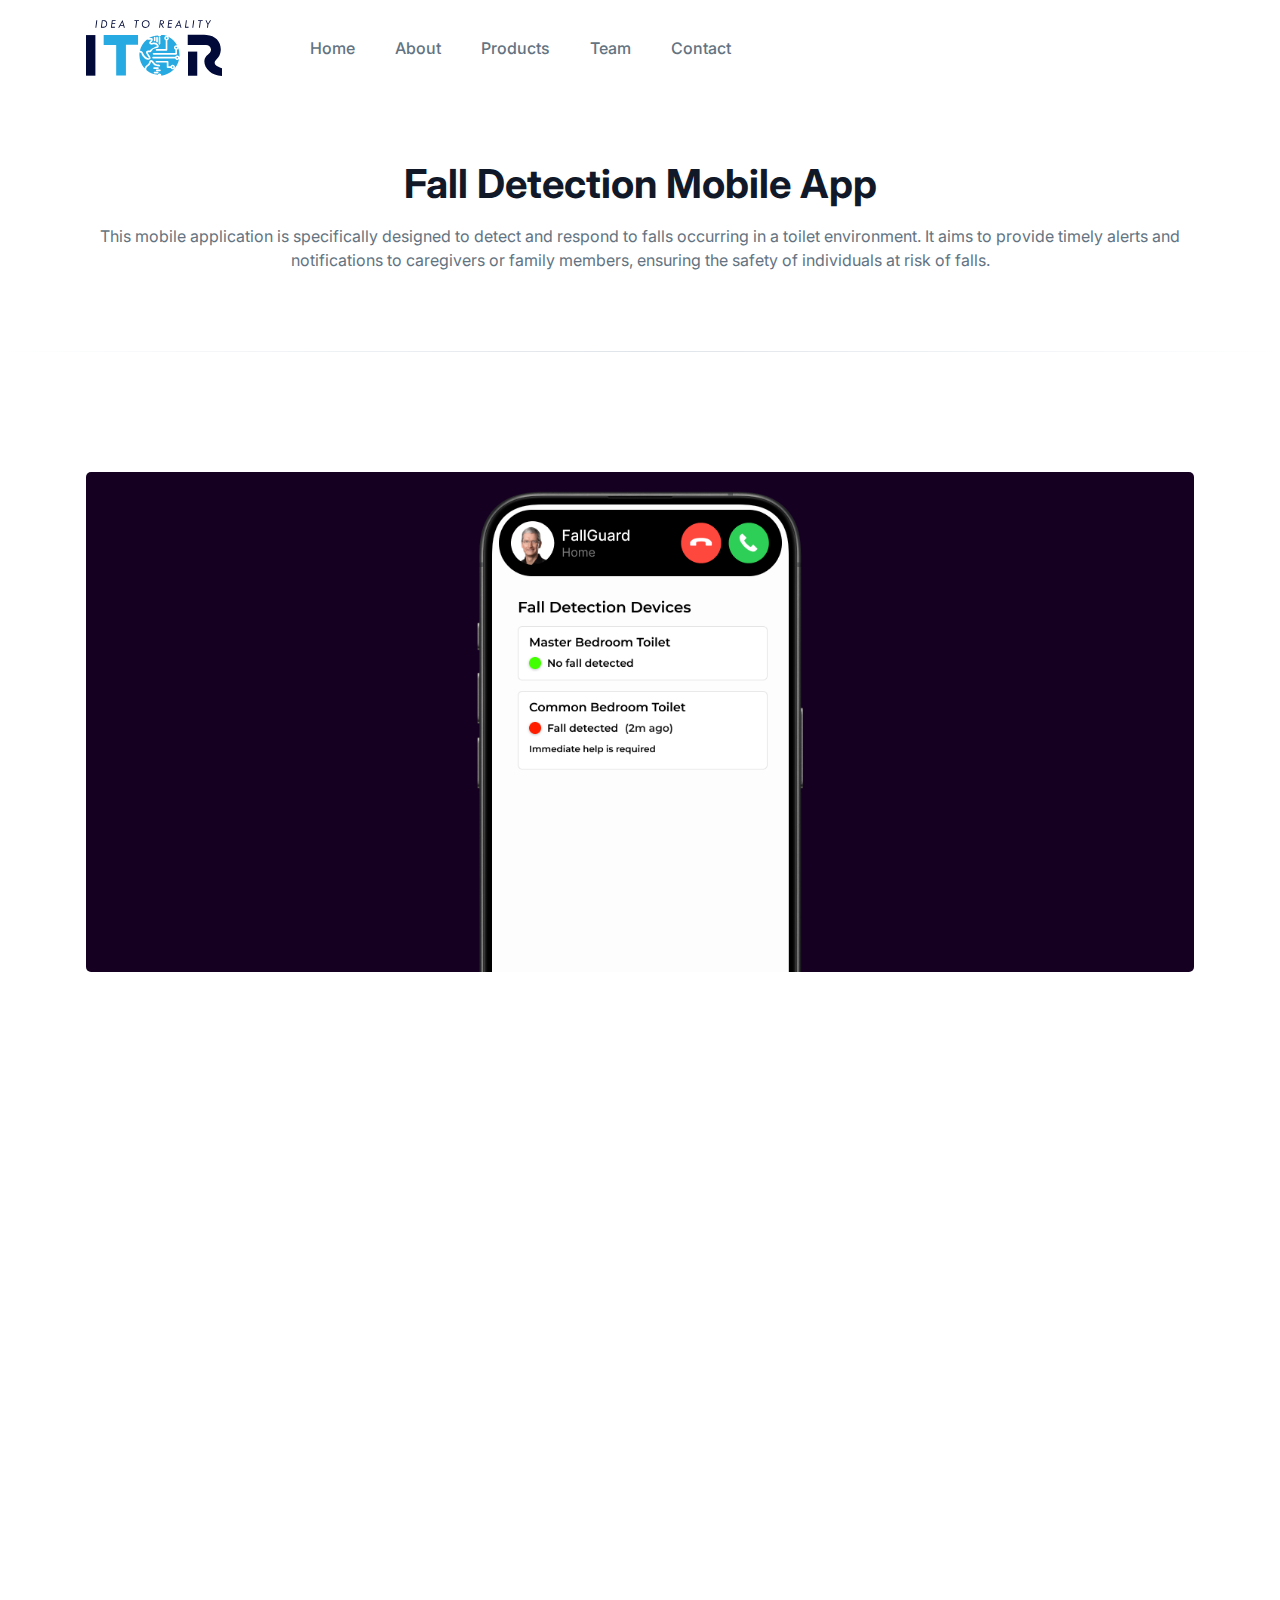
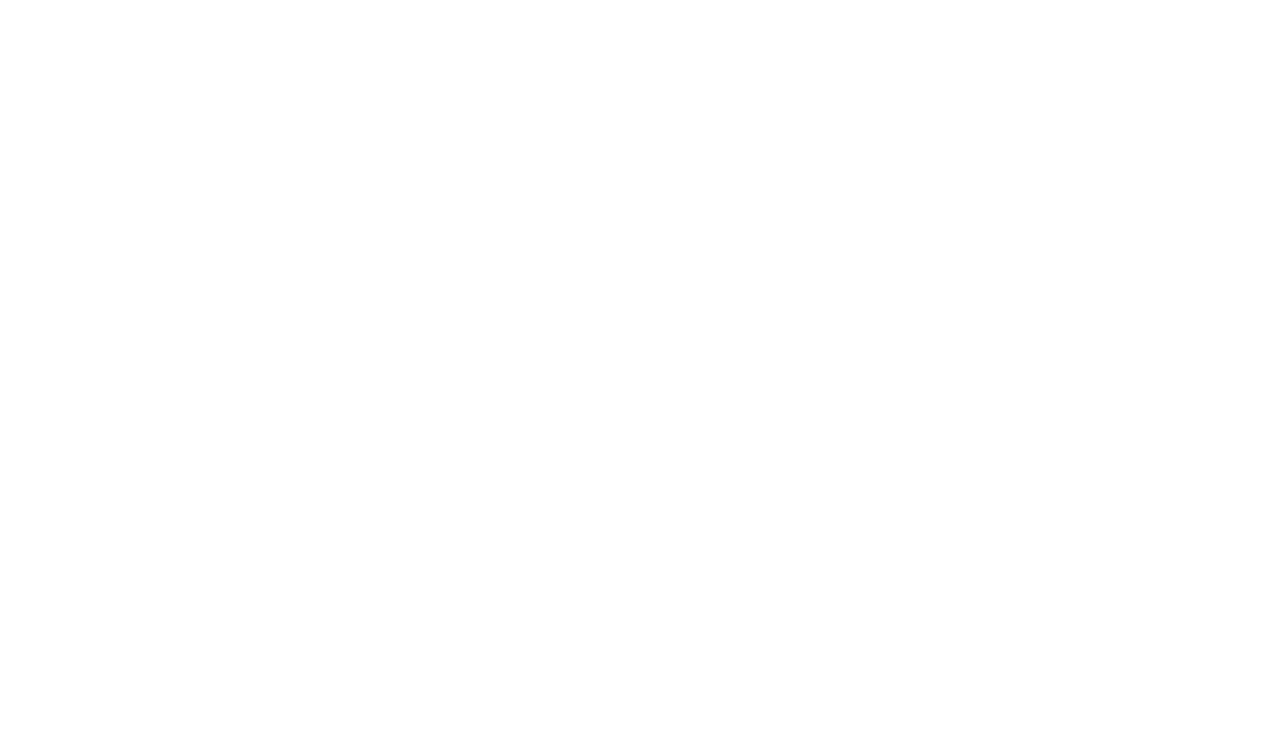
<file: fall-detection.html>
<!DOCTYPE html>
<html lang="en">
  <head>
    <meta charset="UTF-8" />
    <meta http-equiv="X-UA-Compatible" content="IE=edge" />
    <meta name="viewport" content="width=device-width, initial-scale=1.0" />
    <title>Fall Detection Device</title>
    <link
      rel="shortcut icon"
      href="assets/images/favicon.png"
      type="image/x-icon"
    />
    <link rel="stylesheet" href="assets/css/animate.css" />
    <link rel="stylesheet" href="assets/css/tailwind.css" />
    <meta
    name="description"
    content="I To R offers web and mobile app development, data automation, and cloud hosting services. Our frontend and backend use React, Next.js, PHP, Laravel, Express.js, React Native, Flutter, Java, JavaScript, TypeScript, Ruby on Rails, HTML, CSS, Tailwind. We are located in Singapore. We help to host your application on AWS, Google Cloud, Azure, Oracle and more cloud services of your choice. Based in Singapore with 3 years of experience."
  />
  <meta name="author" content="I To R" />
  <meta
    name="keywords"
    content="web development, mobile app development, data automation, cloud hosting, React, Next.js, Laravel, Singapore"
  />

    <!-- ==== WOW JS ==== -->
    <script src="assets/js/wow.min.js"></script>
    <script>
      new WOW().init();
    </script>
  </head>

  <body>
    <!-- ====== Navbar Section Start -->
    <div
      class="absolute top-0 left-0 z-40 flex items-center w-full bg-transparent ud-header py-3"
    >
      <div class="container">
        <div class="relative flex items-center justify-between -mx-4">
          <div class="max-w-full px-4 w-48">
            <a href="index.html" class="block w-full  navbar-logo">
              <img
                src="assets/images/logo/logo.svg"
                alt="logo"
                class="w-full dark:hidden"
              />
              <img
                src="assets/images/logo/logo-white.svg"
                alt="logo"
                class="hidden w-full dark:block"
              />
            </a>
          </div>
          <div class="flex items-center justify-between w-full px-4">
            <div>
              <button
                id="navbarToggler"
                class="absolute right-4 top-1/2 block -translate-y-1/2 rounded-lg px-3 py-[6px] ring-primary focus:ring-2 lg:hidden"
              >
                <span
                  class="relative my-[6px] block h-[2px] w-[30px] bg-dark dark:bg-white"
                ></span>
                <span
                  class="relative my-[6px] block h-[2px] w-[30px] bg-dark dark:bg-white"
                ></span>
                <span
                  class="relative my-[6px] block h-[2px] w-[30px] bg-dark dark:bg-white"
                ></span>
              </button>
              <nav
                id="navbarCollapse"
                class="absolute right-4 top-full hidden w-full max-w-[250px] rounded-lg bg-white py-5 shadow-lg dark:bg-dark-2 lg:static lg:block lg:w-full lg:max-w-full lg:bg-transparent lg:px-4 lg:py-0 lg:shadow-none dark:lg:bg-transparent xl:px-6"
              >
                <ul class="blcok lg:flex 2xl:ml-20">
                  <li class="relative group">
                    <a
                      href="index.html"
                      class="flex py-2 mx-8 text-base font-medium ud-menu-scroll text-dark group-hover:text-primary dark:text-white lg:mr-0 lg:inline-flex lg:px-0 lg:py-6 lg:text-body-color dark:lg:text-dark-6"
                    >
                      Home
                    </a>
                  </li>
                  <li class="relative group">
                    <a
                      href="/#about"
                      class="flex py-2 mx-8 text-base font-medium ud-menu-scroll text-dark group-hover:text-primary dark:text-white lg:ml-7 lg:mr-0 lg:inline-flex lg:px-0 lg:py-6 lg:text-body-color dark:lg:text-dark-6 xl:ml-10"
                    >
                      About
                    </a>
                  </li>
                  <li class="relative group">
                    <a
                      href="/#product"
                      class="flex py-2 mx-8 text-base font-medium ud-menu-scroll text-dark group-hover:text-primary dark:text-white lg:ml-7 lg:mr-0 lg:inline-flex lg:px-0 lg:py-6 lg:text-body-color dark:lg:text-dark-6 xl:ml-10"
                    >
                      Products
                    </a>
                  </li>
                  <li class="relative group">
                    <a
                      href="/#team"
                      class="flex py-2 mx-8 text-base font-medium ud-menu-scroll text-dark group-hover:text-primary dark:text-white lg:ml-7 lg:mr-0 lg:inline-flex lg:px-0 lg:py-6 lg:text-body-color dark:lg:text-dark-6 xl:ml-10"
                    >
                      Team
                    </a>
                  </li>
                  <li class="relative group">
                    <a
                      href="/#contact"
                      class="flex py-2 mx-8 text-base font-medium ud-menu-scroll text-dark group-hover:text-primary dark:text-white lg:ml-7 lg:mr-0 lg:inline-flex lg:px-0 lg:py-6 lg:text-body-color dark:lg:text-dark-6 xl:ml-10"
                    >
                      Contact
                    </a>
                  </li>
                  <!-- <li class="relative group">
                    <a
                      href="blog-grids.html"
                      class="flex py-2 mx-8 text-base font-medium ud-menu-scroll text-dark group-hover:text-primary dark:text-white lg:ml-7 lg:mr-0 lg:inline-flex lg:px-0 lg:py-6 lg:text-body-color dark:lg:text-dark-6 xl:ml-10"
                    >
                      Blog
                    </a>
                  </li> -->
                  <!-- <li class="relative submenu-item group">
                    <a
                      href="javascript:void(0)"
                      class="relative flex items-center justify-between py-2 mx-8 text-base font-medium text-primary group-hover:text-primary lg:ml-8 lg:mr-0 lg:inline-flex lg:py-6 lg:pl-0 lg:pr-4 xl:ml-10"
                    >
                      Pages

                      <svg
                        class="ml-2 fill-current"
                        width="16"
                        height="20"
                        viewBox="0 0 16 20"
                        fill="none"
                        xmlns="http://www.w3.org/2000/svg"
                      >
                        <path
                          d="M7.99999 14.9C7.84999 14.9 7.72499 14.85 7.59999 14.75L1.84999 9.10005C1.62499 8.87505 1.62499 8.52505 1.84999 8.30005C2.07499 8.07505 2.42499 8.07505 2.64999 8.30005L7.99999 13.525L13.35 8.25005C13.575 8.02505 13.925 8.02505 14.15 8.25005C14.375 8.47505 14.375 8.82505 14.15 9.05005L8.39999 14.7C8.27499 14.825 8.14999 14.9 7.99999 14.9Z"
                        />
                      </svg>
                    </a>
                    <div
                      class="submenu relative left-0 top-full hidden w-[250px] rounded-sm bg-white p-4 transition-[top] duration-300 group-hover:opacity-100 dark:bg-dark-2 lg:invisible lg:absolute lg:top-[110%] lg:block lg:opacity-0 lg:shadow-lg lg:group-hover:visible lg:group-hover:top-full"
                    >
                      <a
                        href="about.html"
                        class="block rounded px-4 py-[10px] text-sm text-body-color hover:text-primary dark:text-dark-6 dark:hover:text-primary"
                      >
                        About Page
                      </a>
                      <a
                        href="pricing.html"
                        class="block rounded px-4 py-[10px] text-sm text-body-color hover:text-primary dark:text-dark-6 dark:hover:text-primary"
                      >
                        Pricing Page
                      </a>
                      <a
                        href="contact.html"
                        class="block rounded px-4 py-[10px] text-sm text-body-color hover:text-primary dark:text-dark-6 dark:hover:text-primary"
                      >
                        Contact Page
                      </a>
                      <a
                        href="blog-grids.html"
                        class="block rounded px-4 py-[10px] text-sm text-body-color hover:text-primary dark:text-dark-6 dark:hover:text-primary"
                      >
                        Blog Grid Page
                      </a>
                      <a
                        href="blog-details.html"
                        class="block rounded px-4 py-[10px] text-sm text-primary hover:text-primary dark:hover:text-primary"
                      >
                        Blog Details Page
                      </a>
                      <a
                        href="signup.html"
                        class="block rounded px-4 py-[10px] text-sm text-body-color hover:text-primary dark:text-dark-6 dark:hover:text-primary"
                      >
                        Sign Up Page
                      </a>
                      <a
                        href="signin.html"
                        class="block rounded px-4 py-[10px] text-sm text-body-color hover:text-primary dark:text-dark-6 dark:hover:text-primary"
                      >
                        Sign In Page
                      </a>
                      <a
                        href="404.html"
                        class="block rounded px-4 py-[10px] text-sm text-body-color hover:text-primary dark:text-dark-6 dark:hover:text-primary"
                      >
                        404 Page
                      </a>
                    </div>
                  </li> -->
                </ul>
              </nav>
            </div>
          </div>
        </div>
      </div>
    </div>
    <!-- ====== Navbar Section End -->

    <!-- ====== Banner Section Start -->
    <div
      class="relative z-10 overflow-hidden pb-[60px] pt-[120px] dark:bg-dark md:pt-[130px] lg:pt-[160px]"
    >
      <div
        class="absolute bottom-0 left-0 w-full h-px bg-gradient-to-r from-stroke/0 via-stroke to-stroke/0 dark:via-dark-3"
      ></div>
      <div class="container">
        <div class="flex flex-wrap items-center -mx-4">
          <div class="w-full px-4">
            <div class="text-center">
              <h1
                class="mb-4 text-3xl font-bold text-dark dark:text-white sm:text-4xl md:text-[40px] md:leading-[1.2]"
              >
                Fall Detection Mobile App
              </h1>
              <p class="mb-5 text-base text-body-color dark:text-dark-6">
                This mobile application is specifically designed to detect and respond to falls occurring in a toilet environment. It aims to provide timely alerts and notifications to caregivers or family members, ensuring the safety of individuals at risk of falls.
              </p>

            </div>
          </div>
        </div>
      </div>
    </div>
    <!-- ====== Banner Section End -->

    <!-- ====== Blog Details Section Start -->
    <section class="pb-10 pt-20 dark:bg-dark lg:pb-20 lg:pt-[120px]">
      <div class="container">
        <div class="flex flex-wrap justify-center -mx-4">
          <div class="w-full px-4">
            <div
              class="wow fadeInUp relative z-20 mb-[50px] h-[300px] overflow-hidden rounded-[5px] md:h-[400px] lg:h-[500px]"
              data-wow-delay=".1s
              "
            >
              <div>
                <img
                  src="assets/images/blog/blog-02.png"
                  alt="image"
                  class="object-cover object-top w-full h-full "
                />
              </div>
            </div>
            <div class="flex flex-wrap -mx-4">
              <div class="w-full px-4 lg:w-8/12">
                <div>
                  <h2
                    class="wow fadeInUp mb-8 text-2xl font-bold text-dark dark:text-white sm:text-3xl md:text-[35px] md:leading-[1.28]"
                    data-wow-delay=".1s
                    "
                  >
                    How we implement?
                  </h2>
                  <p
                    class="mb-6 text-base wow fadeInUp text-body-color dark:text-dark-6"
                    data-wow-delay=".1s"
                  >
                    The Fall Detection Mobile App is developed using React Native, a powerful framework that enables us to create a seamless, cross-platform application for both iOS and Android devices. This approach ensures that users across different platforms can benefit from the app's features without compromising on performance or user experience.
                  </p>
                  <p
                    class="mb-8 text-base wow fadeInUp text-body-color dark:text-dark-6"
                    data-wow-delay=".1s"
                  >
                    On the backend, we utilize Laravel, a robust PHP framework known for its elegant syntax and scalability. Laravel manages the user data securely and efficiently, ensuring that personal information is protected while allowing for quick data retrieval and processing. The combination of React Native and Laravel allows us to deliver a reliable, responsive, and user-friendly application that addresses the critical need for fall detection in vulnerable populations.
                  </p>
                  <h3
                    class="wow fadeInUp mb-6 text-2xl font-bold text-dark dark:text-white sm:text-[28px] sm:leading-[40px]"
                    data-wow-delay=".1s"
                  >
                    Hosting and Security
                  </h3>
                  <p
                    class="mb-10 text-base wow fadeInUp text-body-color dark:text-dark-6"
                    data-wow-delay=".1s"
                  >
                   The application is hosted on a scalable cloud infrastructure, leveraging platforms like Amazon Web Services (AWS) or Oracle. This ensures that the application remains accessible, responsive, and can handle varying levels of traffic without degradation in performance. We use containerization technologies such as Docker to manage the deployment process, ensuring consistent environments across development, testing, and production stages.
                    <br /><br />
                   Security is a top priority in our development process. We implement SSL/TLS encryption to protect data in transit, ensuring that all communications between the client app and the server are secure. On the backend, we employ best practices such as hashing passwords with bcrypt, using secure tokens for authentication, and regularly updating our dependencies to protect against known vulnerabilities. Additionally, we conduct regular security audits and vulnerability assessments to proactively identify and address potential security risks.
                  </p>
                  <!-- <div
                    class="wow fadeInUp relative z-10 mb-10 overflow-hidden rounded-[5px] bg-primary/5 px-6 py-8 text-center sm:p-10 md:px-[60px]"
                    data-wow-delay=".1s
                    "
                  >
                    <div class="mx-auto max-w-[530px]">
                      <span class="mb-[14px] flex justify-center text-primary">
                        <svg
                          width="46"
                          height="46"
                          viewBox="0 0 46 46"
                          fill="none"
                          xmlns="http://www.w3.org/2000/svg"
                          class="fill-current"
                        >
                          <path
                            d="M13.7995 35.5781C12.937 35.5781 12.1464 35.075 11.8589 34.2844L9.48702 28.5344C6.82765 28.1031 4.45577 26.7375 2.9464 24.6531C1.36515 22.5687 0.862021 19.9812 1.5089 17.4656C2.51515 13.3687 6.75577 10.2781 11.4276 10.35C14.7339 10.4219 17.4651 11.7875 19.262 14.2312C20.987 16.675 21.4183 19.9812 20.412 23C19.4776 25.7312 18.2558 28.4625 17.1058 31.1219C16.6745 32.2 16.1714 33.2781 15.7401 34.2844C15.4526 35.075 14.662 35.5781 13.7995 35.5781ZM11.2839 13.5844C8.1214 13.5844 5.2464 15.5969 4.59952 18.2562C4.24015 19.8375 4.52765 21.4187 5.5339 22.7125C6.6839 24.2937 8.62452 25.3 10.7089 25.4437L11.7151 25.5156L13.7995 30.5469C13.8714 30.3312 14.0151 30.0437 14.087 29.8281C15.237 27.2406 16.387 24.5812 17.2495 21.9219C17.9683 19.9094 17.6808 17.6812 16.5308 16.1C15.3808 14.5187 13.5839 13.6562 11.3558 13.5844C11.3558 13.5844 11.3558 13.5844 11.2839 13.5844Z"
                          />
                          <path
                            d="M37.5905 35.65C36.728 35.65 35.9374 35.1469 35.6499 34.3563L33.278 28.6063C30.6187 28.175 28.2468 26.8094 26.7374 24.725C25.1562 22.6406 24.653 20.0531 25.2999 17.5375C26.3062 13.4406 30.5468 10.35 35.2187 10.4219C38.5249 10.4938 41.2562 11.8594 42.9812 14.3031C44.7062 16.7469 45.1374 20.0531 44.1312 23.0719C43.1968 25.8031 41.9749 28.5344 40.8249 31.1938C40.3937 32.2719 39.8905 33.35 39.4593 34.3563C39.2437 35.1469 38.453 35.65 37.5905 35.65ZM35.0749 13.5844C31.9124 13.5844 29.0374 15.5969 28.3905 18.2563C28.0312 19.8375 28.3187 21.4188 29.3249 22.7844C30.4749 24.3656 32.4155 25.3719 34.4999 25.5156L35.5062 25.5875L37.5905 30.6188C37.6624 30.4031 37.8062 30.1156 37.878 29.9C39.028 27.3125 40.178 24.6531 41.0405 21.9938C41.7593 19.9813 41.4718 17.7531 40.3218 16.1C39.1718 14.5188 37.3749 13.6563 35.1468 13.5844C35.1468 13.5844 35.1468 13.5844 35.0749 13.5844Z"
                          />
                        </svg>
                      </span>
                      <p
                        class="mb-[18px] text-base italic leading-[28px] text-dark dark:text-white"
                      >
                        A spring of truth shall flow from it: like a new star it
                        shall scatter the darkness of ignorance, and cause a
                        light heretofore unknown to shine amongst men.
                      </p>
                      <span
                        class="text-xs italic text-body-color dark:text-dark-6"
                      >
                        “Andrio Domeco”
                      </span>
                    </div>
                    <div>
                      <span class="absolute top-0 left-0">
                        <svg
                          width="103"
                          height="109"
                          viewBox="0 0 103 109"
                          fill="none"
                          xmlns="http://www.w3.org/2000/svg"
                        >
                          <ellipse
                            cx="0.483916"
                            cy="3.5"
                            rx="102.075"
                            ry="105.5"
                            transform="rotate(180 0.483916 3.5)"
                            fill="url(#paint0_linear_2014_9016)"
                          />
                          <defs>
                            <linearGradient
                              id="paint0_linear_2014_9016"
                              x1="-101.591"
                              y1="-50.4346"
                              x2="49.1618"
                              y2="-49.6518"
                              gradientUnits="userSpaceOnUse"
                            >
                              <stop stop-color="#3056D3" stop-opacity="0.15" />
                              <stop
                                offset="1"
                                stop-color="white"
                                stop-opacity="0"
                              />
                            </linearGradient>
                          </defs>
                        </svg>
                      </span>
                      <span class="absolute bottom-0 right-0">
                        <svg
                          width="102"
                          height="106"
                          viewBox="0 0 102 106"
                          fill="none"
                          xmlns="http://www.w3.org/2000/svg"
                        >
                          <ellipse
                            cx="102.484"
                            cy="105.5"
                            rx="102.075"
                            ry="105.5"
                            fill="url(#paint0_linear_2014_9017)"
                          />
                          <defs>
                            <linearGradient
                              id="paint0_linear_2014_9017"
                              x1="0.409163"
                              y1="51.5654"
                              x2="151.162"
                              y2="52.3482"
                              gradientUnits="userSpaceOnUse"
                            >
                              <stop stop-color="#3056D3" stop-opacity="0.15" />
                              <stop
                                offset="1"
                                stop-color="white"
                                stop-opacity="0"
                              />
                            </linearGradient>
                          </defs>
                        </svg>
                      </span>
                    </div>
                  </div> -->

                  <!-- <h3
                    class="wow fadeInUp mb-6 text-2xl font-semibold text-dark dark:text-white sm:text-[28px] sm:leading-[40px]"
                    data-wow-delay=".1s"
                  >
                    What is it with your ideas?
                  </h3>

                  <p
                    class="mb-6 text-base wow fadeInUp text-body-color dark:text-dark-6"
                    data-wow-delay=".1s"
                  >
                    At quo cetero fastidii. Usu ex ornatus corpora sententiae,
                    vocibus deleniti ut nec. Ut enim eripuit eligendi est, in
                    iracundia signiferumque quo. Sed virtute suavitate
                    suscipiantur ea, dolor this can eloquentiam ei pro. Suas
                    adversarium interpretaris eu sit, eum viris impedit ne.
                    Erant appareat corrumpit ei vel.
                  </p>
                  <p
                    class="mb-10 text-base wow fadeInUp text-body-color dark:text-dark-6"
                    data-wow-delay=".1s"
                  >
                    At quo cetero fastidii. Usu ex ornatus corpora sententiae,
                    vocibus deleniti ut nec. Ut enim eripuit eligendi est, in
                    iracundia signiferumque quo. Sed virtute suavitate
                    suscipiantur ea, dolor this can eloquentiam ei pro. Suas
                    adversarium interpretaris eu sit, eum viris impedit ne.
                    Erant appareat corrumpit ei vel.
                  </p> -->

                  <!-- <div class="flex flex-wrap items-center mb-12 -mx-4">
                    <div class="w-full px-4 md:w-1/2">
                      <div
                        class="flex flex-wrap items-center gap-3 mb-8 wow fadeInUp md:mb-0"
                        data-wow-delay=".1s"
                      >
                        <a
                          href="javascript:void(0)"
                          class="block rounded-md bg-primary/[0.08] px-[14px] py-[5px] text-base text-dark hover:bg-primary hover:text-white dark:text-white"
                        >
                          Design
                        </a>
                        <a
                          href="javascript:void(0)"
                          class="block rounded-md bg-primary/[0.08] px-[14px] py-[5px] text-base text-dark hover:bg-primary hover:text-white dark:text-white"
                        >
                          Development
                        </a>
                        <a
                          href="javascript:void(0)"
                          class="block rounded-md bg-primary/[0.08] px-[14px] py-[5px] text-base text-dark hover:bg-primary hover:text-white dark:text-white"
                        >
                          Info
                        </a>
                      </div>
                    </div>
                    <div class="w-full px-4 md:w-1/2">
                      <div
                        class="flex items-center wow fadeInUp md:justify-end"
                        data-wow-delay=".1s"
                      >
                        <span
                          class="mr-5 text-sm font-medium text-body-color dark:text-dark-6"
                        >
                          Share This Post
                        </span>
                        <div class="flex items-center gap-[10px]">
                          <a href="javascript:void(0)">
                            <svg
                              width="32"
                              height="32"
                              viewBox="0 0 32 32"
                              fill="none"
                              xmlns="http://www.w3.org/2000/svg"
                            >
                              <path
                                d="M16 32C24.8366 32 32 24.8366 32 16C32 7.16344 24.8366 0 16 0C7.16344 0 0 7.16344 0 16C0 24.8366 7.16344 32 16 32Z"
                                fill="#1877F2"
                              />
                              <path
                                d="M17 15.5399V12.7518C17 11.6726 17.8954 10.7976 19 10.7976H21V7.86631L18.285 7.67682C15.9695 7.51522 14 9.30709 14 11.5753V15.5399H11V18.4712H14V24.3334H17V18.4712H20L21 15.5399H17Z"
                                fill="white"
                              />
                            </svg>
                          </a>
                          <a href="javascript:void(0)">
                            <svg
                              width="32"
                              height="32"
                              viewBox="0 0 32 32"
                              fill="none"
                              xmlns="http://www.w3.org/2000/svg"
                            >
                              <path
                                d="M16 32C24.8366 32 32 24.8366 32 16C32 7.16344 24.8366 0 16 0C7.16344 0 0 7.16344 0 16C0 24.8366 7.16344 32 16 32Z"
                                fill="#55ACEE"
                              />
                              <path
                                d="M24.2945 11.375C24.4059 11.2451 24.2607 11.0755 24.0958 11.1362C23.728 11.2719 23.3918 11.3614 22.8947 11.4166C23.5062 11.0761 23.7906 10.5895 24.0219 9.99339C24.0777 9.84961 23.9094 9.71915 23.7645 9.78783C23.1759 10.0669 22.5408 10.274 21.873 10.3963C21.2129 9.7421 20.272 9.33331 19.2312 9.33331C17.2325 9.33331 15.6117 10.8406 15.6117 12.6993C15.6117 12.9632 15.6441 13.2202 15.7051 13.4663C12.832 13.3324 10.2702 12.1034 8.49031 10.2188C8.36832 10.0897 8.14696 10.1068 8.071 10.2643C7.86837 10.6846 7.7554 11.1509 7.7554 11.6418C7.7554 12.8093 8.39417 13.8395 9.36518 14.4431C8.92981 14.4301 8.51344 14.3452 8.12974 14.2013C7.94292 14.1312 7.72877 14.2543 7.75387 14.4427C7.94657 15.8893 9.11775 17.0827 10.6295 17.3647C10.3259 17.442 10.0061 17.483 9.67537 17.483C9.59517 17.483 9.51567 17.4805 9.43688 17.4756C9.23641 17.4632 9.07347 17.6426 9.15942 17.8141C9.72652 18.946 10.951 19.7361 12.376 19.7607C11.1374 20.6637 9.57687 21.2017 7.88109 21.2017C7.672 21.2017 7.5823 21.4706 7.7678 21.5617C9.20049 22.266 10.832 22.6666 12.5656 22.6666C19.2231 22.6666 22.8631 17.5377 22.8631 13.0896C22.8631 12.944 22.8594 12.7984 22.8528 12.6542C23.3932 12.2911 23.8789 11.8595 24.2945 11.375Z"
                                fill="white"
                              />
                            </svg>
                          </a>
                          <a href="javascript:void(0)">
                            <svg
                              width="32"
                              height="32"
                              viewBox="0 0 32 32"
                              fill="none"
                              xmlns="http://www.w3.org/2000/svg"
                            >
                              <path
                                d="M16 32C24.8366 32 32 24.8366 32 16C32 7.16344 24.8366 0 16 0C7.16344 0 0 7.16344 0 16C0 24.8366 7.16344 32 16 32Z"
                                fill="#007AB9"
                              />
                              <path
                                d="M11.7836 10.1666C11.7833 10.8452 11.3716 11.4559 10.7426 11.7106C10.1137 11.9654 9.39306 11.8134 8.92059 11.3263C8.44811 10.8392 8.31813 10.1143 8.59192 9.49341C8.86572 8.87251 9.48862 8.4796 10.1669 8.49996C11.0678 8.527 11.784 9.26533 11.7836 10.1666ZM11.8336 13.0666H8.50024V23.4999H11.8336V13.0666ZM17.1003 13.0666H13.7836V23.4999H17.0669V18.0249C17.0669 14.9749 21.0419 14.6916 21.0419 18.0249V23.4999H24.3336V16.8916C24.3336 11.75 18.4503 11.9416 17.0669 14.4666L17.1003 13.0666Z"
                                fill="white"
                              />
                            </svg>
                          </a>
                        </div>
                      </div>
                    </div>
                  </div> -->
                </div>
              </div>
              <!-- <div class="w-full px-4 lg:w-4/12">
                <div>
                  <div
                    class="wow fadeInUp relative mb-12 overflow-hidden rounded-[5px] bg-primary px-11 py-[60px] text-center lg:px-8"
                    data-wow-delay=".1s
                    "
                  >
                    <h3
                      class="mb-[6px] text-[28px] font-semibold leading-[40px] text-white"
                    >
                      Join our newsletter!
                    </h3>
                    <p class="mb-5 text-base text-white">
                      Enter your email to receive our latest newsletter.
                    </p>
                    <form>
                      <input
                        type="email"
                        placeholder="Your email address"
                        class="mb-4 h-[50px] w-full rounded-md border border-transparent bg-white/10 text-center text-base text-white outline-none placeholder:text-white/60 focus:border-white focus-visible:shadow-none"
                      />
                      <input
                        type="submit"
                        value="Subscribe Now"
                        class="mb-4 h-[50px] w-full cursor-pointer rounded-md bg-secondary text-center text-sm font-medium text-white transition duration-300 ease-in-out hover:bg-[#0BB489] hover:bg-opacity-90"
                      />
                    </form>
                    <p class="text-sm font-medium text-white">
                      Don't worry, we don't spam
                    </p>

                    <div>
                      <span class="absolute top-0 right-0">
                        <svg
                          width="46"
                          height="46"
                          viewBox="0 0 46 46"
                          fill="none"
                          xmlns="http://www.w3.org/2000/svg"
                        >
                          <circle
                            cx="1.39737"
                            cy="44.6026"
                            r="1.39737"
                            transform="rotate(-90 1.39737 44.6026)"
                            fill="white"
                            fill-opacity="0.44"
                          />
                          <circle
                            cx="1.39737"
                            cy="7.9913"
                            r="1.39737"
                            transform="rotate(-90 1.39737 7.9913)"
                            fill="white"
                            fill-opacity="0.44"
                          />
                          <circle
                            cx="13.6943"
                            cy="44.6026"
                            r="1.39737"
                            transform="rotate(-90 13.6943 44.6026)"
                            fill="white"
                            fill-opacity="0.44"
                          />
                          <circle
                            cx="13.6943"
                            cy="7.9913"
                            r="1.39737"
                            transform="rotate(-90 13.6943 7.9913)"
                            fill="white"
                            fill-opacity="0.44"
                          />
                          <circle
                            cx="25.9911"
                            cy="44.6026"
                            r="1.39737"
                            transform="rotate(-90 25.9911 44.6026)"
                            fill="white"
                            fill-opacity="0.44"
                          />
                          <circle
                            cx="25.9911"
                            cy="7.9913"
                            r="1.39737"
                            transform="rotate(-90 25.9911 7.9913)"
                            fill="white"
                            fill-opacity="0.44"
                          />
                          <circle
                            cx="38.288"
                            cy="44.6026"
                            r="1.39737"
                            transform="rotate(-90 38.288 44.6026)"
                            fill="white"
                            fill-opacity="0.44"
                          />
                          <circle
                            cx="38.288"
                            cy="7.9913"
                            r="1.39737"
                            transform="rotate(-90 38.288 7.9913)"
                            fill="white"
                            fill-opacity="0.44"
                          />
                          <circle
                            cx="1.39737"
                            cy="32.3058"
                            r="1.39737"
                            transform="rotate(-90 1.39737 32.3058)"
                            fill="white"
                            fill-opacity="0.44"
                          />
                          <circle
                            cx="13.6943"
                            cy="32.3058"
                            r="1.39737"
                            transform="rotate(-90 13.6943 32.3058)"
                            fill="white"
                            fill-opacity="0.44"
                          />
                          <circle
                            cx="25.9911"
                            cy="32.3058"
                            r="1.39737"
                            transform="rotate(-90 25.9911 32.3058)"
                            fill="white"
                            fill-opacity="0.44"
                          />
                          <circle
                            cx="38.288"
                            cy="32.3058"
                            r="1.39737"
                            transform="rotate(-90 38.288 32.3058)"
                            fill="white"
                            fill-opacity="0.44"
                          />
                          <circle
                            cx="1.39737"
                            cy="20.0086"
                            r="1.39737"
                            transform="rotate(-90 1.39737 20.0086)"
                            fill="white"
                            fill-opacity="0.44"
                          />
                          <circle
                            cx="13.6943"
                            cy="20.0086"
                            r="1.39737"
                            transform="rotate(-90 13.6943 20.0086)"
                            fill="white"
                            fill-opacity="0.44"
                          />
                          <circle
                            cx="25.9911"
                            cy="20.0086"
                            r="1.39737"
                            transform="rotate(-90 25.9911 20.0086)"
                            fill="white"
                            fill-opacity="0.44"
                          />
                          <circle
                            cx="38.288"
                            cy="20.0086"
                            r="1.39737"
                            transform="rotate(-90 38.288 20.0086)"
                            fill="white"
                            fill-opacity="0.44"
                          />
                        </svg>
                      </span>
                      <span class="absolute bottom-0 left-0">
                        <svg
                          width="46"
                          height="46"
                          viewBox="0 0 46 46"
                          fill="none"
                          xmlns="http://www.w3.org/2000/svg"
                        >
                          <circle
                            cx="1.39737"
                            cy="44.6026"
                            r="1.39737"
                            transform="rotate(-90 1.39737 44.6026)"
                            fill="white"
                            fill-opacity="0.44"
                          />
                          <circle
                            cx="1.39737"
                            cy="7.9913"
                            r="1.39737"
                            transform="rotate(-90 1.39737 7.9913)"
                            fill="white"
                            fill-opacity="0.44"
                          />
                          <circle
                            cx="13.6943"
                            cy="44.6026"
                            r="1.39737"
                            transform="rotate(-90 13.6943 44.6026)"
                            fill="white"
                            fill-opacity="0.44"
                          />
                          <circle
                            cx="13.6943"
                            cy="7.9913"
                            r="1.39737"
                            transform="rotate(-90 13.6943 7.9913)"
                            fill="white"
                            fill-opacity="0.44"
                          />
                          <circle
                            cx="25.9911"
                            cy="44.6026"
                            r="1.39737"
                            transform="rotate(-90 25.9911 44.6026)"
                            fill="white"
                            fill-opacity="0.44"
                          />
                          <circle
                            cx="25.9911"
                            cy="7.9913"
                            r="1.39737"
                            transform="rotate(-90 25.9911 7.9913)"
                            fill="white"
                            fill-opacity="0.44"
                          />
                          <circle
                            cx="38.288"
                            cy="44.6026"
                            r="1.39737"
                            transform="rotate(-90 38.288 44.6026)"
                            fill="white"
                            fill-opacity="0.44"
                          />
                          <circle
                            cx="38.288"
                            cy="7.9913"
                            r="1.39737"
                            transform="rotate(-90 38.288 7.9913)"
                            fill="white"
                            fill-opacity="0.44"
                          />
                          <circle
                            cx="1.39737"
                            cy="32.3058"
                            r="1.39737"
                            transform="rotate(-90 1.39737 32.3058)"
                            fill="white"
                            fill-opacity="0.44"
                          />
                          <circle
                            cx="13.6943"
                            cy="32.3058"
                            r="1.39737"
                            transform="rotate(-90 13.6943 32.3058)"
                            fill="white"
                            fill-opacity="0.44"
                          />
                          <circle
                            cx="25.9911"
                            cy="32.3058"
                            r="1.39737"
                            transform="rotate(-90 25.9911 32.3058)"
                            fill="white"
                            fill-opacity="0.44"
                          />
                          <circle
                            cx="38.288"
                            cy="32.3058"
                            r="1.39737"
                            transform="rotate(-90 38.288 32.3058)"
                            fill="white"
                            fill-opacity="0.44"
                          />
                          <circle
                            cx="1.39737"
                            cy="20.0086"
                            r="1.39737"
                            transform="rotate(-90 1.39737 20.0086)"
                            fill="white"
                            fill-opacity="0.44"
                          />
                          <circle
                            cx="13.6943"
                            cy="20.0086"
                            r="1.39737"
                            transform="rotate(-90 13.6943 20.0086)"
                            fill="white"
                            fill-opacity="0.44"
                          />
                          <circle
                            cx="25.9911"
                            cy="20.0086"
                            r="1.39737"
                            transform="rotate(-90 25.9911 20.0086)"
                            fill="white"
                            fill-opacity="0.44"
                          />
                          <circle
                            cx="38.288"
                            cy="20.0086"
                            r="1.39737"
                            transform="rotate(-90 38.288 20.0086)"
                            fill="white"
                            fill-opacity="0.44"
                          />
                        </svg>
                      </span>
                    </div>
                  </div>

                  <div class="flex flex-wrap mb-8 -mx-4">
                    <div class="w-full px-4">
                      <h2
                        class="wow fadeInUp relative pb-5 text-2xl font-semibold text-dark dark:text-white sm:text-[28px]"
                        data-wow-delay=".1s
                        "
                      >
                        Popular Articles
                      </h2>
                      <span
                        class="mb-10 inline-block h-[2px] w-20 bg-primary"
                      ></span>
                    </div>

                    <div class="w-full px-4 md:w-1/2 lg:w-full">
                      <div
                        class="flex items-center w-full pb-5 mb-5 border-b wow fadeInUp border-stroke dark:border-dark-3"
                        data-wow-delay=".1s
                        "
                      >
                        <div
                          class="mr-5 h-20 w-full max-w-[80px] overflow-hidden rounded-full"
                        >
                          <img
                            src="assets/images/blog/article-author-01.png"
                            alt="image"
                            class="w-full"
                          />
                        </div>
                        <div class="w-full">
                          <h4>
                            <a
                              href="javascript:void(0)"
                              class="inline-block mb-1 text-lg font-medium leading-snug text-dark hover:text-primary dark:text-dark-6 dark:hover:text-primary lg:text-base xl:text-lg"
                            >
                              Create engaging online courses your student…
                            </a>
                          </h4>
                          <p class="text-sm text-body-color dark:text-dark-6">
                            Glomiya Lucy
                          </p>
                        </div>
                      </div>
                    </div>
                    <div class="w-full px-4 md:w-1/2 lg:w-full">
                      <div
                        class="flex items-center w-full pb-5 mb-5 border-b wow fadeInUp border-stroke dark:border-dark-3"
                        data-wow-delay=".1s
                        "
                      >
                        <div
                          class="mr-5 h-20 w-full max-w-[80px] overflow-hidden rounded-full"
                        >
                          <img
                            src="assets/images/blog/article-author-02.png"
                            alt="image"
                            class="w-full"
                          />
                        </div>
                        <div class="w-full">
                          <h4>
                            <a
                              href="javascript:void(0)"
                              class="inline-block mb-1 text-lg font-medium leading-snug text-dark hover:text-primary dark:text-dark-6 dark:hover:text-primary lg:text-base xl:text-lg"
                            >
                              The ultimate formula for launching online course
                            </a>
                          </h4>
                          <p class="text-sm text-body-color dark:text-dark-6">
                            Andrio jeson
                          </p>
                        </div>
                      </div>
                    </div>
                    <div class="w-full px-4 md:w-1/2 lg:w-full">
                      <div
                        class="flex items-center w-full pb-5 mb-5 border-b wow fadeInUp border-stroke dark:border-dark-3"
                        data-wow-delay=".1s
                        "
                      >
                        <div
                          class="mr-5 h-20 w-full max-w-[80px] overflow-hidden rounded-full"
                        >
                          <img
                            src="assets/images/blog/article-author-03.png"
                            alt="image"
                            class="w-full"
                          />
                        </div>
                        <div class="w-full">
                          <h4>
                            <a
                              href="javascript:void(0)"
                              class="inline-block mb-1 text-lg font-medium leading-snug text-dark hover:text-primary dark:text-dark-6 dark:hover:text-primary lg:text-base xl:text-lg"
                            >
                              50 Best web design tips & tricks that will help
                              you
                            </a>
                          </h4>
                          <p class="text-sm text-body-color dark:text-dark-6">
                            Samoyel Dayno
                          </p>
                        </div>
                      </div>
                    </div>
                    <div class="w-full px-4 md:w-1/2 lg:w-full">
                      <div
                        class="flex items-center w-full pb-5 mb-5 border-0 wow fadeInUp border-stroke dark:border-dark-3 md:border-b lg:border-0"
                        data-wow-delay=".1s
                        "
                      >
                        <div
                          class="mr-5 h-20 w-full max-w-[80px] overflow-hidden rounded-full"
                        >
                          <img
                            src="assets/images/blog/article-author-04.png"
                            alt="image"
                            class="w-full"
                          />
                        </div>
                        <div class="w-full">
                          <h4>
                            <a
                              href="javascript:void(0)"
                              class="inline-block mb-1 text-lg font-medium leading-snug text-dark hover:text-primary dark:text-dark-6 dark:hover:text-primary lg:text-base xl:text-lg"
                            >
                              The 8 best landing page builders, reviewed
                            </a>
                          </h4>
                          <p class="text-sm text-body-color dark:text-dark-6">
                            Andrio Glori
                          </p>
                        </div>
                      </div>
                    </div>
                  </div>

                  <div
                    class="wow fadeInUp mb-12 overflow-hidden rounded-[5px]"
                    data-wow-delay=".1s"
                  >
                    <img
                      src="assets/images/blog/bannder-ad.png"
                      alt="image"
                      class="w-full"
                    />
                  </div>
                </div>
              </div> -->
            </div>
          </div>
        </div>

        <!-- <div class="flex flex-wrap -mx-4">
          <div class="w-full px-4 wow fadeInUp mt-14" data-wow-delay=".2s">
            <h2
              class="relative pb-5 text-2xl font-semibold text-dark dark:text-white sm:text-[36px]"
            >
              Related Articles
            </h2>
            <span class="mb-10 inline-block h-[2px] w-20 bg-primary"></span>
          </div>
          <div class="w-full px-4 md:w-1/2 lg:w-1/3">
            <div class="mb-10 wow fadeInUp group" data-wow-delay=".1s">
              <div class="mb-8 overflow-hidden rounded-[5px]">
                <a href="blog-details.html" class="block">
                  <img
                    src="assets/images/blog/blog-01.jpg"
                    alt="image"
                    class="w-full transition group-hover:rotate-6 group-hover:scale-125"
                  />
                </a>
              </div>
              <div>
                <span
                  class="mb-6 inline-block rounded-[5px] bg-primary px-4 py-0.5 text-center text-xs font-medium leading-loose text-white"
                >
                  Dec 22, 2023
                </span>
                <h3>
                  <a
                    href="blog-details.html"
                    class="inline-block mb-4 text-xl font-semibold text-dark hover:text-primary dark:text-white sm:text-2xl lg:text-xl xl:text-2xl"
                  >
                    Meet AutoManage, the best AI management tools
                  </a>
                </h3>
                <p
                  class="max-w-[370px] text-base text-body-color dark:text-dark-6"
                >
                  Lorem Ipsum is simply dummy text of the printing and
                  typesetting industry.
                </p>
              </div>
            </div>
          </div>
          <div class="w-full px-4 md:w-1/2 lg:w-1/3">
            <div class="mb-10 wow fadeInUp group" data-wow-delay=".15s">
              <div class="mb-8 overflow-hidden rounded-[5px]">
                <a href="blog-details.html" class="block">
                  <img
                    src="assets/images/blog/blog-02.jpg"
                    alt="image"
                    class="w-full transition group-hover:rotate-6 group-hover:scale-125"
                  />
                </a>
              </div>
              <div>
                <span
                  class="mb-6 inline-block rounded-[5px] bg-primary px-4 py-0.5 text-center text-xs font-medium leading-loose text-white"
                >
                  Mar 15, 2023
                </span>
                <h3>
                  <a
                    href="blog-details.html"
                    class="inline-block mb-4 text-xl font-semibold text-dark hover:text-primary dark:text-white sm:text-2xl lg:text-xl xl:text-2xl"
                  >
                    How to earn more money as a wellness coach
                  </a>
                </h3>
                <p
                  class="max-w-[370px] text-base text-body-color dark:text-dark-6"
                >
                  Lorem Ipsum is simply dummy text of the printing and
                  typesetting industry.
                </p>
              </div>
            </div>
          </div>
          <div class="w-full px-4 md:w-1/2 lg:w-1/3">
            <div class="mb-10 wow fadeInUp group" data-wow-delay=".2s">
              <div class="mb-8 overflow-hidden rounded-[5px]">
                <a href="blog-details.html" class="block">
                  <img
                    src="assets/images/blog/blog-03.jpg"
                    alt="image"
                    class="w-full transition group-hover:rotate-6 group-hover:scale-125"
                  />
                </a>
              </div>
              <div>
                <span
                  class="mb-6 inline-block rounded-[5px] bg-primary px-4 py-0.5 text-center text-xs font-medium leading-loose text-white"
                >
                  Jan 05, 2023
                </span>
                <h3>
                  <a
                    href="blog-details.html"
                    class="inline-block mb-4 text-xl font-semibold text-dark hover:text-primary dark:text-white sm:text-2xl lg:text-xl xl:text-2xl"
                  >
                    The no-fuss guide to upselling and cross selling
                  </a>
                </h3>
                <p
                  class="max-w-[370px] text-base text-body-color dark:text-dark-6"
                >
                  Lorem Ipsum is simply dummy text of the printing and
                  typesetting industry.
                </p>
              </div>
            </div>
          </div>
        </div> -->
      </div>
    </section>
    <!-- ====== Blog Details Section End -->

    <!-- ====== Footer Section Start -->
    <footer
      class="wow fadeInUp relative z-10 bg-[#090E34] pt-20 lg:pt-[100px]"
      data-wow-delay=".15s"
    >
      <div class="container">
        <div class="-mx-4 flex flex-wrap">
          <div class="w-full px-4 sm:w-1/2 md:w-1/2 lg:w-4/12 xl:w-3/12">
            <div class="mb-10 w-full">
              <a
                href="javascript:void(0)"
                class="mb-6 inline-block max-w-[160px]"
              >
                <img
                  src="assets/images/logo/logo-white.svg"
                  alt="logo"
                  class="max-w-full"
                />
              </a>
              <p class="mb-8 max-w-[270px] text-base text-gray-7">
                We transform your ideas into reality using cutting-edge technology.
              </p>
              <!-- <div class="-mx-3 flex items-center">
                <a
                  href="javascript:void(0)"
                  class="px-3 text-gray-7 hover:text-white"
                >
                  <svg
                    width="22"
                    height="22"
                    viewBox="0 0 22 22"
                    fill="none"
                    xmlns="http://www.w3.org/2000/svg"
                    class="fill-current"
                  >
                    <path
                      d="M16.294 8.86875H14.369H13.6815V8.18125V6.05V5.3625H14.369H15.8128C16.1909 5.3625 16.5003 5.0875 16.5003 4.675V1.03125C16.5003 0.653125 16.2253 0.34375 15.8128 0.34375H13.3034C10.5878 0.34375 8.69714 2.26875 8.69714 5.12187V8.1125V8.8H8.00964H5.67214C5.19089 8.8 4.74402 9.17812 4.74402 9.72812V12.2031C4.74402 12.6844 5.12214 13.1313 5.67214 13.1313H7.94089H8.62839V13.8188V20.7281C8.62839 21.2094 9.00652 21.6562 9.55652 21.6562H12.7878C12.994 21.6562 13.1659 21.5531 13.3034 21.4156C13.4409 21.2781 13.544 21.0375 13.544 20.8312V13.8531V13.1656H14.2659H15.8128C16.2596 13.1656 16.6034 12.8906 16.6721 12.4781V12.4438V12.4094L17.1534 10.0375C17.1878 9.79688 17.1534 9.52187 16.9471 9.24687C16.8784 9.075 16.569 8.90312 16.294 8.86875Z"
                    />
                  </svg>
                </a>
                <a
                  href="javascript:void(0)"
                  class="px-3 text-gray-7 hover:text-white"
                >
                  <svg
                    width="22"
                    height="22"
                    viewBox="0 0 22 22"
                    fill="none"
                    xmlns="http://www.w3.org/2000/svg"
                    class="fill-current"
                  >
                    <path
                      d="M20.1236 5.91236C20.2461 5.76952 20.0863 5.58286 19.905 5.64972C19.5004 5.79896 19.1306 5.8974 18.5837 5.95817C19.2564 5.58362 19.5693 5.04828 19.8237 4.39259C19.885 4.23443 19.7 4.09092 19.5406 4.16647C18.8931 4.47345 18.1945 4.70121 17.4599 4.83578C16.7338 4.11617 15.6988 3.6665 14.5539 3.6665C12.3554 3.6665 10.5725 5.32454 10.5725 7.36908C10.5725 7.65933 10.6081 7.94206 10.6752 8.21276C7.51486 8.06551 4.6968 6.71359 2.73896 4.64056C2.60477 4.49848 2.36128 4.51734 2.27772 4.69063C2.05482 5.15296 1.93056 5.66584 1.93056 6.20582C1.93056 7.49014 2.6332 8.62331 3.70132 9.28732C3.22241 9.27293 2.76441 9.17961 2.34234 9.02125C2.13684 8.94416 1.90127 9.07964 1.92888 9.28686C2.14084 10.8781 3.42915 12.1909 5.09205 12.5011C4.75811 12.586 4.40639 12.6311 4.04253 12.6311C3.95431 12.6311 3.86685 12.6284 3.78019 12.6231C3.55967 12.6094 3.38044 12.8067 3.47499 12.9954C4.09879 14.2404 5.44575 15.1096 7.0132 15.1367C5.65077 16.13 3.93418 16.7218 2.06882 16.7218C1.83882 16.7218 1.74015 17.0175 1.9442 17.1178C3.52016 17.8924 5.31487 18.3332 7.22182 18.3332C14.545 18.3332 18.549 12.6914 18.549 7.79843C18.549 7.63827 18.545 7.47811 18.5377 7.31945C19.1321 6.92012 19.6664 6.44528 20.1236 5.91236Z"
                    />
                  </svg>
                </a>
                <a
                  href="javascript:void(0)"
                  class="px-3 text-gray-7 hover:text-white"
                >
                  <svg
                    width="22"
                    height="22"
                    viewBox="0 0 22 22"
                    fill="none"
                    xmlns="http://www.w3.org/2000/svg"
                    class="fill-current"
                  >
                    <path
                      d="M11.0297 14.4305C12.9241 14.4305 14.4598 12.8948 14.4598 11.0004C14.4598 9.10602 12.9241 7.57031 11.0297 7.57031C9.13529 7.57031 7.59958 9.10602 7.59958 11.0004C7.59958 12.8948 9.13529 14.4305 11.0297 14.4305Z"
                    />
                    <path
                      d="M14.7554 1.8335H7.24463C4.25807 1.8335 1.83334 4.25823 1.83334 7.24479V14.6964C1.83334 17.7421 4.25807 20.1668 7.24463 20.1668H14.6962C17.7419 20.1668 20.1667 17.7421 20.1667 14.7555V7.24479C20.1667 4.25823 17.7419 1.8335 14.7554 1.8335ZM11.0296 15.4948C8.51614 15.4948 6.53496 13.4545 6.53496 11.0002C6.53496 8.54586 8.54571 6.50554 11.0296 6.50554C13.4839 6.50554 15.4946 8.54586 15.4946 11.0002C15.4946 13.4545 13.5134 15.4948 11.0296 15.4948ZM17.2393 6.91952C16.9436 7.24479 16.5 7.42221 15.9973 7.42221C15.5538 7.42221 15.1102 7.24479 14.7554 6.91952C14.4301 6.59425 14.2527 6.18027 14.2527 5.67758C14.2527 5.17489 14.4301 4.79049 14.7554 4.43565C15.0807 4.08081 15.4946 3.90339 15.9973 3.90339C16.4409 3.90339 16.914 4.08081 17.2393 4.40608C17.535 4.79049 17.7419 5.23403 17.7419 5.70715C17.7124 6.18027 17.535 6.59425 17.2393 6.91952Z"
                    />
                    <path
                      d="M16.0276 4.96777C15.6432 4.96777 15.318 5.29304 15.318 5.67745C15.318 6.06186 15.6432 6.38713 16.0276 6.38713C16.412 6.38713 16.7373 6.06186 16.7373 5.67745C16.7373 5.29304 16.4416 4.96777 16.0276 4.96777Z"
                    />
                  </svg>
                </a>
                <a
                  href="javascript:void(0)"
                  class="px-3 text-gray-7 hover:text-white"
                >
                  <svg
                    width="22"
                    height="22"
                    viewBox="0 0 22 22"
                    fill="none"
                    xmlns="http://www.w3.org/2000/svg"
                    class="fill-current"
                  >
                    <path
                      d="M18.8065 1.8335H3.16399C2.42474 1.8335 1.83334 2.42489 1.83334 3.16414V18.8362C1.83334 19.5459 2.42474 20.1668 3.16399 20.1668H18.7473C19.4866 20.1668 20.078 19.5754 20.078 18.8362V3.13457C20.1371 2.42489 19.5457 1.8335 18.8065 1.8335ZM7.24464 17.4168H4.55379V8.69371H7.24464V17.4168ZM5.88443 7.48135C4.99733 7.48135 4.31721 6.77167 4.31721 5.91414C4.31721 5.05661 5.0269 4.34694 5.88443 4.34694C6.74196 4.34694 7.45163 5.05661 7.45163 5.91414C7.45163 6.77167 6.8011 7.48135 5.88443 7.48135ZM17.4463 17.4168H14.7554V13.1883C14.7554 12.183 14.7258 10.8523 13.336 10.8523C11.9167 10.8523 11.7097 11.976 11.7097 13.0996V17.4168H9.01884V8.69371H11.6506V9.90608H11.6801C12.0645 9.1964 12.9221 8.48672 14.2527 8.48672C17.0027 8.48672 17.5054 10.2609 17.5054 12.6856V17.4168H17.4463Z"
                    />
                  </svg>
                </a>
              </div> -->
            </div>
          </div>
          <div class="w-full px-4 sm:w-1/2 md:w-1/2 lg:w-2/12 xl:w-2/12">
            <div class="mb-10 w-full">
              <h4 class="mb-9 text-lg font-semibold text-white">About Us</h4>
              <ul>
                <li>
                  <a
                    href="index.html"
                    class="mb-3 inline-block text-base text-gray-7 hover:text-primary"
                  >
                    Home
                  </a>
                </li>
                <!-- <li>
                  <a
                    href="javascript:void(0)"
                    class="mb-3 inline-block text-base text-gray-7 hover:text-primary"
                  >
                    Features
                  </a>
                </li>
                <li>
                  <a
                    href="javascript:void(0)"
                    class="mb-3 inline-block text-base text-gray-7 hover:text-primary"
                  >
                    About
                  </a>
                </li>
                <li>
                  <a
                    href="javascript:void(0)"
                    class="mb-3 inline-block text-base text-gray-7 hover:text-primary"
                  >
                    Testimonial
                  </a>
                </li> -->
              </ul>
            </div>
          </div>
          <!-- <div class="w-full px-4 sm:w-1/2 md:w-1/2 lg:w-3/12 xl:w-2/12">
            <div class="mb-10 w-full">
              <h4 class="mb-9 text-lg font-semibold text-white">Features</h4>
              <ul>
                <li>
                  <a
                    href="javascript:void(0)"
                    class="mb-3 inline-block text-base text-gray-7 hover:text-primary"
                  >
                    How it works
                  </a>
                </li>
                <li>
                  <a
                    href="javascript:void(0)"
                    class="mb-3 inline-block text-base text-gray-7 hover:text-primary"
                  >
                    Privacy policy
                  </a>
                </li>
                <li>
                  <a
                    href="javascript:void(0)"
                    class="mb-3 inline-block text-base text-gray-7 hover:text-primary"
                  >
                    Terms of Service
                  </a>
                </li>
                <li>
                  <a
                    href="javascript:void(0)"
                    class="mb-3 inline-block text-base text-gray-7 hover:text-primary"
                  >
                    Refund policy
                  </a>
                </li>
              </ul>
            </div>
          </div> -->
          <!-- <div class="w-full px-4 sm:w-1/2 md:w-1/2 lg:w-3/12 xl:w-2/12">
            <div class="mb-10 w-full">
              <h4 class="mb-9 text-lg font-semibold text-white">
                Our Products
              </h4>
              <ul>
                <li>
                  <a
                    href="javascript:void(0)"
                    class="mb-3 inline-block text-base text-gray-7 hover:text-primary"
                  >
                    LineIcons
                  </a>
                </li>
                <li>
                  <a
                    href="javascript:void(0)"
                    class="mb-3 inline-block text-base text-gray-7 hover:text-primary"
                  >
                    Ecommerce HTML
                  </a>
                </li>
                <li>
                  <a
                    href="javascript:void(0)"
                    class="mb-3 inline-block text-base text-gray-7 hover:text-primary"
                  >
                    TailAdmin
                  </a>
                </li>
                <li>
                  <a
                    href="javascript:void(0)"
                    class="mb-3 inline-block text-base text-gray-7 hover:text-primary"
                  >
                    PlainAdmin
                  </a>
                </li>
              </ul>
            </div>
          </div> -->
          <div class="w-full px-4 md:w-2/3 lg:w-6/12 xl:w-3/12">
            <div class="mb-10 w-full">
              <h4 class="mb-9 text-lg font-semibold text-white">Latest products</h4>
              <div class="flex flex-col gap-8">
                <a
                  href="fall-detection.html"
                  class="group flex items-center gap-[22px]"
                >
                  <div class="overflow-hidden rounded max-w-[70px]">
                    <img
                      src="./assets/images/blog/blog-02.png"
                      alt="blog"
                    />
                  </div>
                  <span
                    class="max-w-[180px] text-base text-gray-7 group-hover:text-white"
                  >
                    Fall Detection Mobile App
                  </span>
                </a>
                <a
                  href="data-automation.html"
                  class="group flex items-center gap-[22px]"
                >
                  <div class="overflow-hidden rounded max-w-[70px]">
                    <img
                      src="./assets/images/blog/blog-03.png"
                      alt="blog"
                    />
                  </div>
                  <span
                    class="max-w-[180px] text-base text-gray-7 group-hover:text-white"
                  >
                    Data Automation
                  </span>
                </a>
              </div>
            </div>
          </div>
        </div>
      </div>

      <div
        class="mt-12 border-t border-[#8890A4] border-opacity-40 py-8 lg:mt-[60px]"
      >
        <div class="container">
          <div class="-mx-4 flex flex-wrap">
            <div class="w-full px-4 md:w-2/3 lg:w-1/2">
              <div class="my-1">
                <div
                  class="-mx-3 flex items-center justify-center md:justify-start"
                >
                  <a
                    href="privacy-policy.html"
                    class="px-3 text-base text-gray-7 hover:text-white hover:underline"
                  >
                    Privacy policy
                  </a>
                </div>
              </div>
            </div>
            <div class="w-full px-4 md:w-1/3 lg:w-1/2">
              <div class="my-1 flex justify-center md:justify-end">
                <p class="text-base text-gray-7">
                  Designed and Developed by
                  <a
                    href="https://tailgrids.com"
                    rel="nofollow noopner"
                    target="_blank"
                    class="text-gray-1 hover:underline"
                  >
                    I To R
                  </a>
                </p>
              </div>
            </div>
          </div>
        </div>
      </div>

      <div>
        <span class="absolute left-0 top-0 z-[-1]">
          <img src="assets/images/footer/shape-1.svg" alt="" />
        </span>

        <span class="absolute bottom-0 right-0 z-[-1]">
          <img src="assets/images/footer/shape-3.svg" alt="" />
        </span>

        <span class="absolute right-0 top-0 z-[-1]">
          <svg
            width="102"
            height="102"
            viewBox="0 0 102 102"
            fill="none"
            xmlns="http://www.w3.org/2000/svg"
          >
            <path
              d="M1.8667 33.1956C2.89765 33.1956 3.7334 34.0318 3.7334 35.0633C3.7334 36.0947 2.89765 36.9309 1.8667 36.9309C0.835744 36.9309 4.50645e-08 36.0947 0 35.0633C-4.50645e-08 34.0318 0.835744 33.1956 1.8667 33.1956Z"
              fill="white"
              fill-opacity="0.08"
            ></path>
            <path
              d="M18.2939 33.1956C19.3249 33.1956 20.1606 34.0318 20.1606 35.0633C20.1606 36.0947 19.3249 36.9309 18.2939 36.9309C17.263 36.9309 16.4272 36.0947 16.4272 35.0633C16.4272 34.0318 17.263 33.1956 18.2939 33.1956Z"
              fill="white"
              fill-opacity="0.08"
            ></path>
            <path
              d="M34.7209 33.195C35.7519 33.195 36.5876 34.0311 36.5876 35.0626C36.5876 36.0941 35.7519 36.9303 34.7209 36.9303C33.69 36.9303 32.8542 36.0941 32.8542 35.0626C32.8542 34.0311 33.69 33.195 34.7209 33.195Z"
              fill="white"
              fill-opacity="0.08"
            ></path>
            <path
              d="M50.9341 33.195C51.965 33.195 52.8008 34.0311 52.8008 35.0626C52.8008 36.0941 51.965 36.9303 50.9341 36.9303C49.9031 36.9303 49.0674 36.0941 49.0674 35.0626C49.0674 34.0311 49.9031 33.195 50.9341 33.195Z"
              fill="white"
              fill-opacity="0.08"
            ></path>
            <path
              d="M1.8667 16.7605C2.89765 16.7605 3.7334 17.5966 3.7334 18.6281C3.7334 19.6596 2.89765 20.4957 1.8667 20.4957C0.835744 20.4957 4.50645e-08 19.6596 0 18.6281C-4.50645e-08 17.5966 0.835744 16.7605 1.8667 16.7605Z"
              fill="white"
              fill-opacity="0.08"
            ></path>
            <path
              d="M18.2939 16.7605C19.3249 16.7605 20.1606 17.5966 20.1606 18.6281C20.1606 19.6596 19.3249 20.4957 18.2939 20.4957C17.263 20.4957 16.4272 19.6596 16.4272 18.6281C16.4272 17.5966 17.263 16.7605 18.2939 16.7605Z"
              fill="white"
              fill-opacity="0.08"
            ></path>
            <path
              d="M34.7209 16.7605C35.7519 16.7605 36.5876 17.5966 36.5876 18.6281C36.5876 19.6596 35.7519 20.4957 34.7209 20.4957C33.69 20.4957 32.8542 19.6596 32.8542 18.6281C32.8542 17.5966 33.69 16.7605 34.7209 16.7605Z"
              fill="white"
              fill-opacity="0.08"
            ></path>
            <path
              d="M50.9341 16.7605C51.965 16.7605 52.8008 17.5966 52.8008 18.6281C52.8008 19.6596 51.965 20.4957 50.9341 20.4957C49.9031 20.4957 49.0674 19.6596 49.0674 18.6281C49.0674 17.5966 49.9031 16.7605 50.9341 16.7605Z"
              fill="white"
              fill-opacity="0.08"
            ></path>
            <path
              d="M1.8667 0.324951C2.89765 0.324951 3.7334 1.16115 3.7334 2.19261C3.7334 3.22408 2.89765 4.06024 1.8667 4.06024C0.835744 4.06024 4.50645e-08 3.22408 0 2.19261C-4.50645e-08 1.16115 0.835744 0.324951 1.8667 0.324951Z"
              fill="white"
              fill-opacity="0.08"
            ></path>
            <path
              d="M18.2939 0.324951C19.3249 0.324951 20.1606 1.16115 20.1606 2.19261C20.1606 3.22408 19.3249 4.06024 18.2939 4.06024C17.263 4.06024 16.4272 3.22408 16.4272 2.19261C16.4272 1.16115 17.263 0.324951 18.2939 0.324951Z"
              fill="white"
              fill-opacity="0.08"
            ></path>
            <path
              d="M34.7209 0.325302C35.7519 0.325302 36.5876 1.16147 36.5876 2.19293C36.5876 3.2244 35.7519 4.06056 34.7209 4.06056C33.69 4.06056 32.8542 3.2244 32.8542 2.19293C32.8542 1.16147 33.69 0.325302 34.7209 0.325302Z"
              fill="white"
              fill-opacity="0.08"
            ></path>
            <path
              d="M50.9341 0.325302C51.965 0.325302 52.8008 1.16147 52.8008 2.19293C52.8008 3.2244 51.965 4.06056 50.9341 4.06056C49.9031 4.06056 49.0674 3.2244 49.0674 2.19293C49.0674 1.16147 49.9031 0.325302 50.9341 0.325302Z"
              fill="white"
              fill-opacity="0.08"
            ></path>
            <path
              d="M66.9037 33.1956C67.9346 33.1956 68.7704 34.0318 68.7704 35.0633C68.7704 36.0947 67.9346 36.9309 66.9037 36.9309C65.8727 36.9309 65.037 36.0947 65.037 35.0633C65.037 34.0318 65.8727 33.1956 66.9037 33.1956Z"
              fill="white"
              fill-opacity="0.08"
            ></path>
            <path
              d="M83.3307 33.1956C84.3616 33.1956 85.1974 34.0318 85.1974 35.0633C85.1974 36.0947 84.3616 36.9309 83.3307 36.9309C82.2997 36.9309 81.464 36.0947 81.464 35.0633C81.464 34.0318 82.2997 33.1956 83.3307 33.1956Z"
              fill="white"
              fill-opacity="0.08"
            ></path>
            <path
              d="M99.7576 33.1956C100.789 33.1956 101.624 34.0318 101.624 35.0633C101.624 36.0947 100.789 36.9309 99.7576 36.9309C98.7266 36.9309 97.8909 36.0947 97.8909 35.0633C97.8909 34.0318 98.7266 33.1956 99.7576 33.1956Z"
              fill="white"
              fill-opacity="0.08"
            ></path>
            <path
              d="M66.9037 16.7605C67.9346 16.7605 68.7704 17.5966 68.7704 18.6281C68.7704 19.6596 67.9346 20.4957 66.9037 20.4957C65.8727 20.4957 65.037 19.6596 65.037 18.6281C65.037 17.5966 65.8727 16.7605 66.9037 16.7605Z"
              fill="white"
              fill-opacity="0.08"
            ></path>
            <path
              d="M83.3307 16.7605C84.3616 16.7605 85.1974 17.5966 85.1974 18.6281C85.1974 19.6596 84.3616 20.4957 83.3307 20.4957C82.2997 20.4957 81.464 19.6596 81.464 18.6281C81.464 17.5966 82.2997 16.7605 83.3307 16.7605Z"
              fill="white"
              fill-opacity="0.08"
            ></path>
            <path
              d="M99.7576 16.7605C100.789 16.7605 101.624 17.5966 101.624 18.6281C101.624 19.6596 100.789 20.4957 99.7576 20.4957C98.7266 20.4957 97.8909 19.6596 97.8909 18.6281C97.8909 17.5966 98.7266 16.7605 99.7576 16.7605Z"
              fill="white"
              fill-opacity="0.08"
            ></path>
            <path
              d="M66.9037 0.324966C67.9346 0.324966 68.7704 1.16115 68.7704 2.19261C68.7704 3.22408 67.9346 4.06024 66.9037 4.06024C65.8727 4.06024 65.037 3.22408 65.037 2.19261C65.037 1.16115 65.8727 0.324966 66.9037 0.324966Z"
              fill="white"
              fill-opacity="0.08"
            ></path>
            <path
              d="M83.3307 0.324951C84.3616 0.324951 85.1974 1.16115 85.1974 2.19261C85.1974 3.22408 84.3616 4.06024 83.3307 4.06024C82.2997 4.06024 81.464 3.22408 81.464 2.19261C81.464 1.16115 82.2997 0.324951 83.3307 0.324951Z"
              fill="white"
              fill-opacity="0.08"
            ></path>
            <path
              d="M99.7576 0.324951C100.789 0.324951 101.624 1.16115 101.624 2.19261C101.624 3.22408 100.789 4.06024 99.7576 4.06024C98.7266 4.06024 97.8909 3.22408 97.8909 2.19261C97.8909 1.16115 98.7266 0.324951 99.7576 0.324951Z"
              fill="white"
              fill-opacity="0.08"
            ></path>
            <path
              d="M1.8667 82.2029C2.89765 82.2029 3.7334 83.039 3.7334 84.0705C3.7334 85.102 2.89765 85.9382 1.8667 85.9382C0.835744 85.9382 4.50645e-08 85.102 0 84.0705C-4.50645e-08 83.039 0.835744 82.2029 1.8667 82.2029Z"
              fill="white"
              fill-opacity="0.08"
            ></path>
            <path
              d="M18.2939 82.2029C19.3249 82.2029 20.1606 83.039 20.1606 84.0705C20.1606 85.102 19.3249 85.9382 18.2939 85.9382C17.263 85.9382 16.4272 85.102 16.4272 84.0705C16.4272 83.039 17.263 82.2029 18.2939 82.2029Z"
              fill="white"
              fill-opacity="0.08"
            ></path>
            <path
              d="M34.7209 82.2026C35.7519 82.2026 36.5876 83.0387 36.5876 84.0702C36.5876 85.1017 35.7519 85.9378 34.7209 85.9378C33.69 85.9378 32.8542 85.1017 32.8542 84.0702C32.8542 83.0387 33.69 82.2026 34.7209 82.2026Z"
              fill="white"
              fill-opacity="0.08"
            ></path>
            <path
              d="M50.9341 82.2026C51.965 82.2026 52.8008 83.0387 52.8008 84.0702C52.8008 85.1017 51.965 85.9378 50.9341 85.9378C49.9031 85.9378 49.0674 85.1017 49.0674 84.0702C49.0674 83.0387 49.9031 82.2026 50.9341 82.2026Z"
              fill="white"
              fill-opacity="0.08"
            ></path>
            <path
              d="M1.8667 65.7677C2.89765 65.7677 3.7334 66.6039 3.7334 67.6353C3.7334 68.6668 2.89765 69.503 1.8667 69.503C0.835744 69.503 4.50645e-08 68.6668 0 67.6353C-4.50645e-08 66.6039 0.835744 65.7677 1.8667 65.7677Z"
              fill="white"
              fill-opacity="0.08"
            ></path>
            <path
              d="M18.2939 65.7677C19.3249 65.7677 20.1606 66.6039 20.1606 67.6353C20.1606 68.6668 19.3249 69.503 18.2939 69.503C17.263 69.503 16.4272 68.6668 16.4272 67.6353C16.4272 66.6039 17.263 65.7677 18.2939 65.7677Z"
              fill="white"
              fill-opacity="0.08"
            ></path>
            <path
              d="M34.7209 65.7674C35.7519 65.7674 36.5876 66.6036 36.5876 67.635C36.5876 68.6665 35.7519 69.5027 34.7209 69.5027C33.69 69.5027 32.8542 68.6665 32.8542 67.635C32.8542 66.6036 33.69 65.7674 34.7209 65.7674Z"
              fill="white"
              fill-opacity="0.08"
            ></path>
            <path
              d="M50.9341 65.7674C51.965 65.7674 52.8008 66.6036 52.8008 67.635C52.8008 68.6665 51.965 69.5027 50.9341 69.5027C49.9031 69.5027 49.0674 68.6665 49.0674 67.635C49.0674 66.6036 49.9031 65.7674 50.9341 65.7674Z"
              fill="white"
              fill-opacity="0.08"
            ></path>
            <path
              d="M1.8667 98.2644C2.89765 98.2644 3.7334 99.1005 3.7334 100.132C3.7334 101.163 2.89765 102 1.8667 102C0.835744 102 4.50645e-08 101.163 0 100.132C-4.50645e-08 99.1005 0.835744 98.2644 1.8667 98.2644Z"
              fill="white"
              fill-opacity="0.08"
            ></path>
            <path
              d="M1.8667 49.3322C2.89765 49.3322 3.7334 50.1684 3.7334 51.1998C3.7334 52.2313 2.89765 53.0675 1.8667 53.0675C0.835744 53.0675 4.50645e-08 52.2313 0 51.1998C-4.50645e-08 50.1684 0.835744 49.3322 1.8667 49.3322Z"
              fill="white"
              fill-opacity="0.08"
            ></path>
            <path
              d="M18.2939 98.2644C19.3249 98.2644 20.1606 99.1005 20.1606 100.132C20.1606 101.163 19.3249 102 18.2939 102C17.263 102 16.4272 101.163 16.4272 100.132C16.4272 99.1005 17.263 98.2644 18.2939 98.2644Z"
              fill="white"
              fill-opacity="0.08"
            ></path>
            <path
              d="M18.2939 49.3322C19.3249 49.3322 20.1606 50.1684 20.1606 51.1998C20.1606 52.2313 19.3249 53.0675 18.2939 53.0675C17.263 53.0675 16.4272 52.2313 16.4272 51.1998C16.4272 50.1684 17.263 49.3322 18.2939 49.3322Z"
              fill="white"
              fill-opacity="0.08"
            ></path>
            <path
              d="M34.7209 98.2647C35.7519 98.2647 36.5876 99.1008 36.5876 100.132C36.5876 101.164 35.7519 102 34.7209 102C33.69 102 32.8542 101.164 32.8542 100.132C32.8542 99.1008 33.69 98.2647 34.7209 98.2647Z"
              fill="white"
              fill-opacity="0.08"
            ></path>
            <path
              d="M50.9341 98.2647C51.965 98.2647 52.8008 99.1008 52.8008 100.132C52.8008 101.164 51.965 102 50.9341 102C49.9031 102 49.0674 101.164 49.0674 100.132C49.0674 99.1008 49.9031 98.2647 50.9341 98.2647Z"
              fill="white"
              fill-opacity="0.08"
            ></path>
            <path
              d="M34.7209 49.3326C35.7519 49.3326 36.5876 50.1687 36.5876 51.2002C36.5876 52.2317 35.7519 53.0678 34.7209 53.0678C33.69 53.0678 32.8542 52.2317 32.8542 51.2002C32.8542 50.1687 33.69 49.3326 34.7209 49.3326Z"
              fill="white"
              fill-opacity="0.08"
            ></path>
            <path
              d="M50.9341 49.3326C51.965 49.3326 52.8008 50.1687 52.8008 51.2002C52.8008 52.2317 51.965 53.0678 50.9341 53.0678C49.9031 53.0678 49.0674 52.2317 49.0674 51.2002C49.0674 50.1687 49.9031 49.3326 50.9341 49.3326Z"
              fill="white"
              fill-opacity="0.08"
            ></path>
            <path
              d="M66.9037 82.2029C67.9346 82.2029 68.7704 83.0391 68.7704 84.0705C68.7704 85.102 67.9346 85.9382 66.9037 85.9382C65.8727 85.9382 65.037 85.102 65.037 84.0705C65.037 83.0391 65.8727 82.2029 66.9037 82.2029Z"
              fill="white"
              fill-opacity="0.08"
            ></path>
            <path
              d="M83.3307 82.2029C84.3616 82.2029 85.1974 83.0391 85.1974 84.0705C85.1974 85.102 84.3616 85.9382 83.3307 85.9382C82.2997 85.9382 81.464 85.102 81.464 84.0705C81.464 83.0391 82.2997 82.2029 83.3307 82.2029Z"
              fill="white"
              fill-opacity="0.08"
            ></path>
            <path
              d="M99.7576 82.2029C100.789 82.2029 101.624 83.039 101.624 84.0705C101.624 85.102 100.789 85.9382 99.7576 85.9382C98.7266 85.9382 97.8909 85.102 97.8909 84.0705C97.8909 83.039 98.7266 82.2029 99.7576 82.2029Z"
              fill="white"
              fill-opacity="0.08"
            ></path>
            <path
              d="M66.9037 65.7674C67.9346 65.7674 68.7704 66.6036 68.7704 67.635C68.7704 68.6665 67.9346 69.5027 66.9037 69.5027C65.8727 69.5027 65.037 68.6665 65.037 67.635C65.037 66.6036 65.8727 65.7674 66.9037 65.7674Z"
              fill="white"
              fill-opacity="0.08"
            ></path>
            <path
              d="M83.3307 65.7677C84.3616 65.7677 85.1974 66.6039 85.1974 67.6353C85.1974 68.6668 84.3616 69.503 83.3307 69.503C82.2997 69.503 81.464 68.6668 81.464 67.6353C81.464 66.6039 82.2997 65.7677 83.3307 65.7677Z"
              fill="white"
              fill-opacity="0.08"
            ></path>
            <path
              d="M99.7576 65.7677C100.789 65.7677 101.624 66.6039 101.624 67.6353C101.624 68.6668 100.789 69.503 99.7576 69.503C98.7266 69.503 97.8909 68.6668 97.8909 67.6353C97.8909 66.6039 98.7266 65.7677 99.7576 65.7677Z"
              fill="white"
              fill-opacity="0.08"
            ></path>
            <path
              d="M66.9037 98.2644C67.9346 98.2644 68.7704 99.1005 68.7704 100.132C68.7704 101.163 67.9346 102 66.9037 102C65.8727 102 65.037 101.163 65.037 100.132C65.037 99.1005 65.8727 98.2644 66.9037 98.2644Z"
              fill="white"
              fill-opacity="0.08"
            ></path>
            <path
              d="M66.9037 49.3322C67.9346 49.3322 68.7704 50.1684 68.7704 51.1998C68.7704 52.2313 67.9346 53.0675 66.9037 53.0675C65.8727 53.0675 65.037 52.2313 65.037 51.1998C65.037 50.1684 65.8727 49.3322 66.9037 49.3322Z"
              fill="white"
              fill-opacity="0.08"
            ></path>
            <path
              d="M83.3307 98.2644C84.3616 98.2644 85.1974 99.1005 85.1974 100.132C85.1974 101.163 84.3616 102 83.3307 102C82.2997 102 81.464 101.163 81.464 100.132C81.464 99.1005 82.2997 98.2644 83.3307 98.2644Z"
              fill="white"
              fill-opacity="0.08"
            ></path>
            <path
              d="M83.3307 49.3322C84.3616 49.3322 85.1974 50.1684 85.1974 51.1998C85.1974 52.2313 84.3616 53.0675 83.3307 53.0675C82.2997 53.0675 81.464 52.2313 81.464 51.1998C81.464 50.1684 82.2997 49.3322 83.3307 49.3322Z"
              fill="white"
              fill-opacity="0.08"
            ></path>
            <path
              d="M99.7576 98.2644C100.789 98.2644 101.624 99.1005 101.624 100.132C101.624 101.163 100.789 102 99.7576 102C98.7266 102 97.8909 101.163 97.8909 100.132C97.8909 99.1005 98.7266 98.2644 99.7576 98.2644Z"
              fill="white"
              fill-opacity="0.08"
            ></path>
            <path
              d="M99.7576 49.3322C100.789 49.3322 101.624 50.1684 101.624 51.1998C101.624 52.2313 100.789 53.0675 99.7576 53.0675C98.7266 53.0675 97.8909 52.2313 97.8909 51.1998C97.8909 50.1684 98.7266 49.3322 99.7576 49.3322Z"
              fill="white"
              fill-opacity="0.08"
            ></path>
          </svg>
        </span>
      </div>
    </footer>
    <!-- ====== Footer Section End -->

    <!-- ====== Back To Top Start -->
    <a
      href="javascript:void(0)"
      class="back-to-top fixed bottom-8 left-auto right-8 z-[999] hidden h-10 w-10 items-center justify-center rounded-md bg-primary text-white shadow-md transition duration-300 ease-in-out hover:bg-dark"
    >
      <span
        class="mt-[6px] h-3 w-3 rotate-45 border-l border-t border-white"
      ></span>
    </a>
    <!-- ====== Back To Top End -->

    <!-- ====== Made With Button Start -->
    <!-- <a
      target="_blank"
      rel="nofollow noopener"
      class="fixed bottom-8 left-4 z-[999] inline-flex items-center gap-[10px] rounded-lg bg-white px-[14px] py-2 shadow-2 dark:bg-dark-2 sm:left-9"
      href="https://tailgrids.com/"
    >
      <span class="text-base font-medium text-dark-3 dark:text-dark-6">
        Made with
      </span>
      <span class="block w-px h-4 bg-stroke dark:bg-dark-3"></span>
      <span class="block w-full max-w-[88px]">
        <img
          src="./assets/images/brands/tailgrids.svg"
          alt="tailgrids"
          class="dark:hidden"
        />
        <img
          src="./assets/images/brands/tailgrids-white.svg"
          alt="tailgrids"
          class="hidden dark:block"
        />
      </span>
    </a> -->
    <!-- ====== Made With Button End -->

    <!-- ====== All Scripts -->
    <script src="assets/js/main.js"></script>
  </body>
</html>
</file>
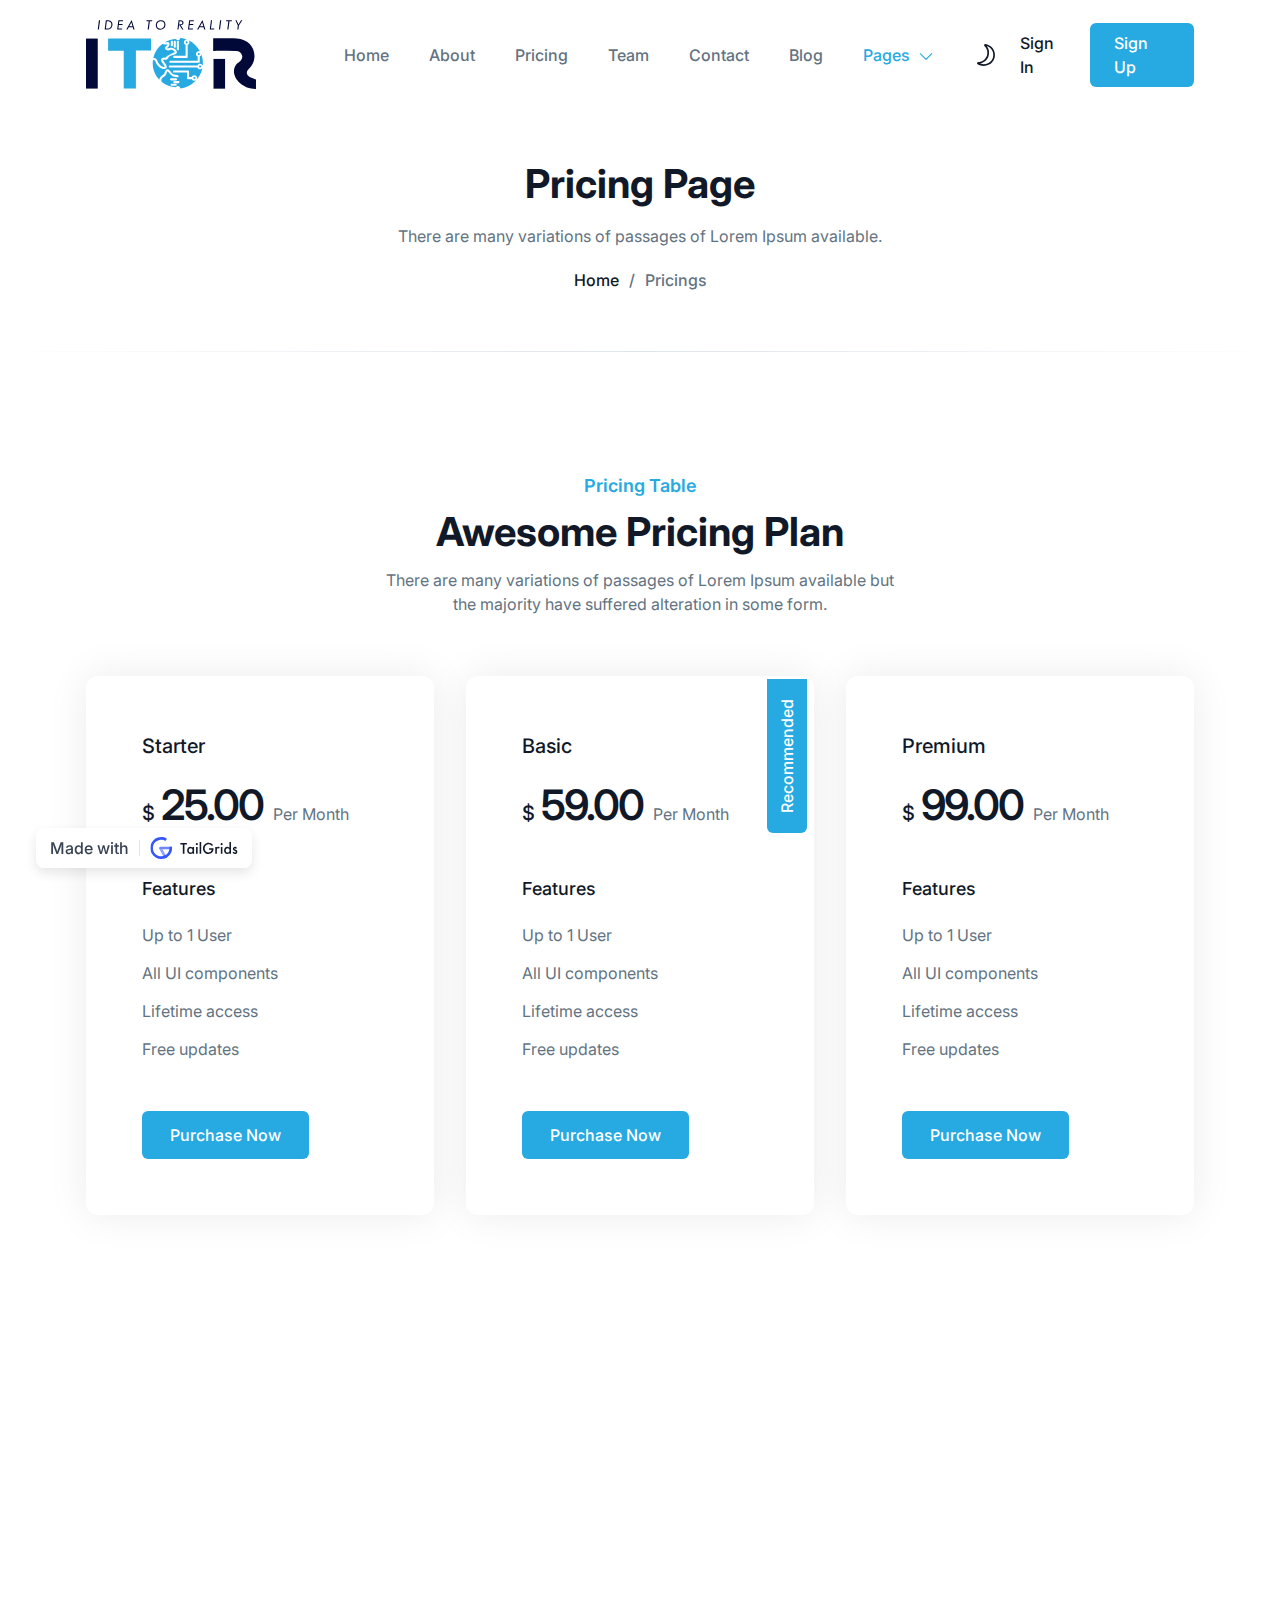
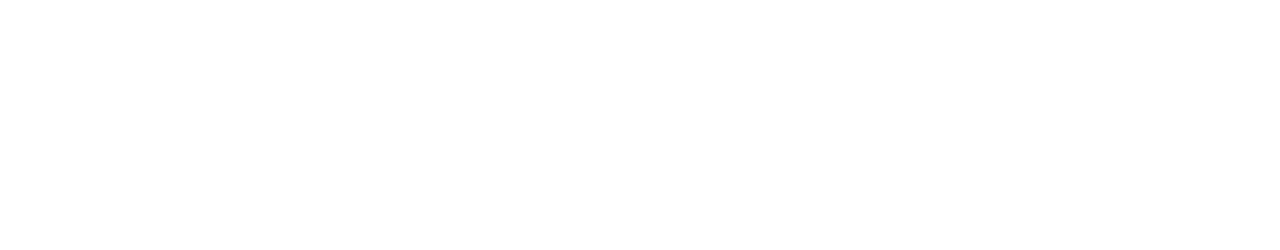
<file: pricing.html>
<!DOCTYPE html>
<html lang="en">

<head>
  <meta charset="UTF-8" />
  <meta http-equiv="X-UA-Compatible" content="IE=edge" />
  <meta name="viewport" content="width=device-width, initial-scale=1.0" />
  <title>Pricing | Play Tailwind</title>
  <link rel="shortcut icon" href="assets/images/favicon.png" type="image/x-icon" />
  <link rel="stylesheet" href="assets/css/animate.css" />
  <link rel="stylesheet" href="assets/css/tailwind.css" />

  <!-- ==== WOW JS ==== -->
  <script src="assets/js/wow.min.js"></script>
  <script>
    new WOW().init();
  </script>
</head>

<body>
  <!-- ====== Navbar Section Start -->
  <div class="absolute top-0 left-0 z-40 flex items-center w-full bg-transparent ud-header">
    <div class="container">
      <div class="relative flex items-center justify-between -mx-4">
        <div class="max-w-full px-4 w-60">
          <a href="index.html" class="block w-full py-5 navbar-logo">
            <img src="assets/images/logo/logo.svg" alt="logo" class="w-full dark:hidden" />
            <img src="assets/images/logo/logo-white.svg" alt="logo" class="hidden w-full dark:block" />
          </a>
        </div>
        <div class="flex items-center justify-between w-full px-4">
          <div>
            <button id="navbarToggler"
              class="absolute right-4 top-1/2 block -translate-y-1/2 rounded-lg px-3 py-[6px] ring-primary focus:ring-2 lg:hidden">
              <span class="relative my-[6px] block h-[2px] w-[30px] bg-dark dark:bg-white"></span>
              <span class="relative my-[6px] block h-[2px] w-[30px] bg-dark dark:bg-white"></span>
              <span class="relative my-[6px] block h-[2px] w-[30px] bg-dark dark:bg-white"></span>
            </button>
            <nav id="navbarCollapse"
              class="absolute right-4 top-full hidden w-full max-w-[250px] rounded-lg bg-white dark:bg-dark-2 py-5 shadow-lg lg:static lg:block lg:w-full lg:max-w-full lg:bg-transparent dark:lg:bg-transparent lg:py-0 lg:px-4 lg:shadow-none xl:px-6">
              <ul class="blcok lg:flex 2xl:ml-20">
                <li class="relative group">
                  <a href="#home"
                    class="flex py-2 mx-8 text-base font-medium ud-menu-scroll text-dark dark:text-white group-hover:text-primary lg:mr-0 lg:inline-flex lg:py-6 lg:px-0 lg:text-body-color dark:lg:text-dark-6">
                    Home
                  </a>
                </li>
                <li class="relative group">
                  <a href="/#about"
                    class="flex py-2 mx-8 text-base font-medium ud-menu-scroll text-dark dark:text-white group-hover:text-primary lg:mr-0 lg:ml-7 lg:inline-flex lg:py-6 lg:px-0 lg:text-body-color dark:lg:text-dark-6 xl:ml-10">
                    About
                  </a>
                </li>
                <li class="relative group">
                  <a href="/#pricing"
                    class="flex py-2 mx-8 text-base font-medium ud-menu-scroll text-dark dark:text-white group-hover:text-primary lg:mr-0 lg:ml-7 lg:inline-flex lg:py-6 lg:px-0 lg:text-body-color dark:lg:text-dark-6 xl:ml-10">
                    Pricing
                  </a>
                </li>
                <li class="relative group">
                  <a href="/#team"
                    class="flex py-2 mx-8 text-base font-medium ud-menu-scroll text-dark dark:text-white group-hover:text-primary lg:mr-0 lg:ml-7 lg:inline-flex lg:py-6 lg:px-0 lg:text-body-color dark:lg:text-dark-6 xl:ml-10">
                    Team
                  </a>
                </li>
                <li class="relative group">
                  <a href="/#contact"
                    class="flex py-2 mx-8 text-base font-medium ud-menu-scroll text-dark dark:text-white group-hover:text-primary lg:mr-0 lg:ml-7 lg:inline-flex lg:py-6 lg:px-0 lg:text-body-color dark:lg:text-dark-6 xl:ml-10">
                    Contact
                  </a>
                </li>
                <li class="relative group">
                  <a href="blog-grids.html"
                    class="flex py-2 mx-8 text-base font-medium ud-menu-scroll text-dark dark:text-white group-hover:text-primary lg:mr-0 lg:ml-7 lg:inline-flex lg:py-6 lg:px-0 lg:text-body-color dark:lg:text-dark-6 xl:ml-10">
                    Blog
                  </a>
                </li>
                <li class="relative submenu-item group">
                  <a href="javascript:void(0)"
                    class="relative flex items-center justify-between py-2 mx-8 text-base font-medium text-primary group-hover:text-primary lg:mr-0 lg:ml-8 lg:inline-flex lg:py-6 lg:pl-0 lg:pr-4 xl:ml-10">
                    Pages

                    <svg class="ml-2 fill-current" width="16" height="20" viewBox="0 0 16 20" fill="none"
                      xmlns="http://www.w3.org/2000/svg">
                      <path
                        d="M7.99999 14.9C7.84999 14.9 7.72499 14.85 7.59999 14.75L1.84999 9.10005C1.62499 8.87505 1.62499 8.52505 1.84999 8.30005C2.07499 8.07505 2.42499 8.07505 2.64999 8.30005L7.99999 13.525L13.35 8.25005C13.575 8.02505 13.925 8.02505 14.15 8.25005C14.375 8.47505 14.375 8.82505 14.15 9.05005L8.39999 14.7C8.27499 14.825 8.14999 14.9 7.99999 14.9Z" />
                    </svg>
                  </a>
                  <div
                    class="submenu relative top-full left-0 hidden w-[250px] rounded-sm bg-white dark:bg-dark-2 p-4 transition-[top] duration-300 group-hover:opacity-100 lg:invisible lg:absolute lg:top-[110%] lg:block lg:opacity-0 lg:shadow-lg lg:group-hover:visible lg:group-hover:top-full">
                    <a href="about.html"
                      class="block rounded py-[10px] px-4 text-sm text-body-color dark:text-dark-6 hover:text-primary dark:hover:text-primary">
                      About Page
                    </a>
                    <a href="pricing.html"
                      class="block rounded py-[10px] px-4 text-sm text-primary hover:text-primary dark:hover:text-primary">
                      Pricing Page
                    </a>
                    <a href="contact.html"
                      class="block rounded py-[10px] px-4 text-sm text-body-color dark:text-dark-6 hover:text-primary dark:hover:text-primary">
                      Contact Page
                    </a>
                    <a href="blog-grids.html"
                      class="block rounded py-[10px] px-4 text-sm text-body-color dark:text-dark-6 hover:text-primary dark:hover:text-primary">
                      Blog Grid Page
                    </a>
                    <a href="blog-details.html"
                      class="block rounded py-[10px] px-4 text-sm text-body-color dark:text-dark-6 hover:text-primary dark:hover:text-primary">
                      Blog Details Page
                    </a>
                    <a href="signup.html"
                      class="block rounded py-[10px] px-4 text-sm text-body-color dark:text-dark-6 hover:text-primary dark:hover:text-primary">
                      Sign Up Page
                    </a>
                    <a href="signin.html"
                      class="block rounded py-[10px] px-4 text-sm text-body-color dark:text-dark-6 hover:text-primary dark:hover:text-primary">
                      Sign In Page
                    </a>
                    <a href="404.html"
                      class="block rounded py-[10px] px-4 text-sm text-body-color dark:text-dark-6 hover:text-primary dark:hover:text-primary">
                      404 Page
                    </a>
                  </div>
                </li>
              </ul>
            </nav>
          </div>
          <div class="flex items-center justify-end pr-16 lg:pr-0">
            <label for="themeSwitcher" class="inline-flex items-center cursor-pointer" aria-label="themeSwitcher"
              name="themeSwitcher">
              <input type="checkbox" name="themeSwitcher" id="themeSwitcher" class="sr-only" />
              <span class="block text-dark dark:hidden dark:text-white">
                <svg
                  class="fill-current"
                  width="24"
                  height="24"
                  viewBox="0 0 24 24"
                  fill="none"
                  xmlns="http://www.w3.org/2000/svg"
                >
                  <path
                    d="M13.3125 1.50001C12.675 1.31251 12.0375 1.16251 11.3625 1.05001C10.875 0.975006 10.35 1.23751 10.1625 1.68751C9.93751 2.13751 10.05 2.70001 10.425 3.00001C13.0875 5.47501 14.0625 9.11251 12.975 12.525C11.775 16.3125 8.25001 18.975 4.16251 19.0875C3.63751 19.0875 3.22501 19.425 3.07501 19.9125C2.92501 20.4 3.15001 20.925 3.56251 21.1875C4.50001 21.75 5.43751 22.2 6.37501 22.5C7.46251 22.8375 8.58751 22.9875 9.71251 22.9875C11.625 22.9875 13.5 22.5 15.1875 21.5625C17.85 20.1 19.725 17.7375 20.55 14.8875C22.1625 9.26251 18.975 3.37501 13.3125 1.50001ZM18.9375 14.4C18.2625 16.8375 16.6125 18.825 14.4 20.0625C12.075 21.3375 9.41251 21.6 6.90001 20.85C6.63751 20.775 6.33751 20.6625 6.07501 20.55C10.05 19.7625 13.35 16.9125 14.5875 13.0125C15.675 9.56251 15 5.92501 12.7875 3.07501C17.5875 4.68751 20.2875 9.67501 18.9375 14.4Z"
                  />
                </svg>
              </span>
              <span class="hidden text-dark dark:block dark:text-white">
                <svg
                  class="fill-current"
                  width="24"
                  height="24"
                  viewBox="0 0 24 24"
                  fill="none"
                  xmlns="http://www.w3.org/2000/svg"
                >
                  <g clip-path="url(#clip0_2172_3070)">
                    <path
                      d="M12 6.89999C9.18752 6.89999 6.90002 9.18749 6.90002 12C6.90002 14.8125 9.18752 17.1 12 17.1C14.8125 17.1 17.1 14.8125 17.1 12C17.1 9.18749 14.8125 6.89999 12 6.89999ZM12 15.4125C10.125 15.4125 8.58752 13.875 8.58752 12C8.58752 10.125 10.125 8.58749 12 8.58749C13.875 8.58749 15.4125 10.125 15.4125 12C15.4125 13.875 13.875 15.4125 12 15.4125Z"
                    />
                    <path
                      d="M12 4.2375C12.45 4.2375 12.8625 3.8625 12.8625 3.375V1.5C12.8625 1.05 12.4875 0.637497 12 0.637497C11.55 0.637497 11.1375 1.0125 11.1375 1.5V3.4125C11.175 3.8625 11.55 4.2375 12 4.2375Z"
                    />
                    <path
                      d="M12 19.7625C11.55 19.7625 11.1375 20.1375 11.1375 20.625V22.5C11.1375 22.95 11.5125 23.3625 12 23.3625C12.45 23.3625 12.8625 22.9875 12.8625 22.5V20.5875C12.8625 20.1375 12.45 19.7625 12 19.7625Z"
                    />
                    <path
                      d="M18.1125 6.74999C18.3375 6.74999 18.5625 6.67499 18.7125 6.48749L19.9125 5.28749C20.25 4.94999 20.25 4.42499 19.9125 4.08749C19.575 3.74999 19.05 3.74999 18.7125 4.08749L17.5125 5.28749C17.175 5.62499 17.175 6.14999 17.5125 6.48749C17.6625 6.67499 17.8875 6.74999 18.1125 6.74999Z"
                    />
                    <path
                      d="M5.32501 17.5125L4.12501 18.675C3.78751 19.0125 3.78751 19.5375 4.12501 19.875C4.27501 20.025 4.50001 20.1375 4.72501 20.1375C4.95001 20.1375 5.17501 20.0625 5.32501 19.875L6.52501 18.675C6.86251 18.3375 6.86251 17.8125 6.52501 17.475C6.18751 17.175 5.62501 17.175 5.32501 17.5125Z"
                    />
                    <path
                      d="M22.5 11.175H20.5875C20.1375 11.175 19.725 11.55 19.725 12.0375C19.725 12.4875 20.1 12.9 20.5875 12.9H22.5C22.95 12.9 23.3625 12.525 23.3625 12.0375C23.3625 11.55 22.95 11.175 22.5 11.175Z"
                    />
                    <path
                      d="M4.23751 12C4.23751 11.55 3.86251 11.1375 3.37501 11.1375H1.50001C1.05001 11.1375 0.637512 11.5125 0.637512 12C0.637512 12.45 1.01251 12.8625 1.50001 12.8625H3.41251C3.86251 12.8625 4.23751 12.45 4.23751 12Z"
                    />
                    <path
                      d="M18.675 17.5125C18.3375 17.175 17.8125 17.175 17.475 17.5125C17.1375 17.85 17.1375 18.375 17.475 18.7125L18.675 19.9125C18.825 20.0625 19.05 20.175 19.275 20.175C19.5 20.175 19.725 20.1 19.875 19.9125C20.2125 19.575 20.2125 19.05 19.875 18.7125L18.675 17.5125Z"
                    />
                    <path
                      d="M5.32501 4.125C4.98751 3.7875 4.46251 3.7875 4.12501 4.125C3.78751 4.4625 3.78751 4.9875 4.12501 5.325L5.32501 6.525C5.47501 6.675 5.70001 6.7875 5.92501 6.7875C6.15001 6.7875 6.37501 6.7125 6.52501 6.525C6.86251 6.1875 6.86251 5.6625 6.52501 5.325L5.32501 4.125Z"
                    />
                  </g>
                  <defs>
                    <clipPath id="clip0_2172_3070">
                      <rect width="24" height="24" fill="white" />
                    </clipPath>
                  </defs>
                </svg>
              </span>
            </label>
            <div class="hidden sm:flex">
              <a href="signin.html"
                class="loginBtn py-2 px-[22px] text-base font-medium text-dark dark:text-white hover:opacity-70">
                Sign In
              </a>
              <a href="signup.html"
                class="px-6 py-2 text-base font-medium text-white duration-300 ease-in-out rounded-md signUpBtn bg-primary hover:bg-blue-dark">
                Sign Up
              </a>
            </div>
          </div>
        </div>
      </div>
    </div>
  </div>
  <!-- ====== Navbar Section End -->

  <!-- ====== Banner Section Start -->
  <div class="relative z-10 overflow-hidden pt-[120px] pb-[60px] md:pt-[130px] lg:pt-[160px] dark:bg-dark">
    <div
      class="absolute bottom-0 left-0 w-full h-px bg-gradient-to-r from-stroke/0 via-stroke dark:via-dark-3 to-stroke/0">
    </div>
    <div class="container">
      <div class="flex flex-wrap items-center -mx-4">
        <div class="w-full px-4">
          <div class="text-center">
            <h1 class="mb-4 text-3xl font-bold text-dark dark:text-white sm:text-4xl md:text-[40px] md:leading-[1.2]">
              Pricing Page</h1>
            <p class="mb-5 text-base text-body-color dark:text-dark-6">
              There are many variations of passages of Lorem Ipsum available.
            </p>

            <ul class="flex items-center justify-center gap-[10px]">
              <li>
                <a href="index.html"
                  class="flex items-center gap-[10px] text-base font-medium text-dark dark:text-white">
                  Home
                </a>
              </li>
              <li>
                <a href="javascript:void(0)" class="flex items-center gap-[10px] text-base font-medium text-body-color">
                  <span class="text-body-color dark:text-dark-6"> / </span>
                  Pricings
                </a>
              </li>
            </ul>
          </div>
        </div>
      </div>
    </div>
  </div>
  <!-- ====== Banner Section End -->

  <!-- ====== Pricing Section Start -->
  <section id="pricing"
    class="relative z-20 overflow-hidden bg-white dark:bg-dark pt-20 pb-12 lg:pt-[120px] lg:pb-[90px]">
    <div class="container mx-auto">
      <div class="flex flex-wrap -mx-4">
        <div class="w-full px-4">
          <div class="mx-auto mb-[60px] max-w-[510px] text-center">
            <span class="block mb-2 text-lg font-semibold text-primary">
              Pricing Table
            </span>
            <h2 class="mb-3 text-3xl font-bold text-dark dark:text-white sm:text-4xl md:leading-[1.2] md:text-[40px]">
              Awesome Pricing Plan
            </h2>
            <p class="text-base text-body-color dark:text-dark-6">
              There are many variations of passages of Lorem Ipsum available
              but the majority have suffered alteration in some form.
            </p>
          </div>
        </div>
      </div>
      <div class="flex flex-wrap justify-center -mx-4">
        <div class="w-full px-4 md:w-1/2 lg:w-1/3">
          <div
            class="relative z-10 px-8 py-10 mb-10 overflow-hidden bg-white rounded-xl dark:bg-dark-2 shadow-pricing sm:p-12 lg:py-10 lg:px-6 xl:p-14">
            <span class="block mb-5 text-xl font-medium text-dark dark:text-white">
              Starter
            </span>
            <h2 class="mb-11 text-4xl font-semibold text-dark dark:text-white xl:leading-[1.21] xl:text-[42px]">
              <span class="text-xl font-medium">$</span>
              <span class="-ml-1 -tracking-[2px]">25.00</span>
              <span class="text-base font-normal text-body-color dark:text-dark-6">
                Per Month
              </span>
            </h2>
            <div class="mb-[50px]">
              <h5 class="mb-5 text-lg font-medium text-dark dark:text-white">Features</h5>
              <div class="flex flex-col gap-[14px]">
                <p class="text-base text-body-color dark:text-dark-6">
                  Up to 1 User
                </p>
                <p class="text-base text-body-color dark:text-dark-6">
                  All UI components
                </p>
                <p class="text-base text-body-color dark:text-dark-6">
                  Lifetime access
                </p>
                <p class="text-base text-body-color dark:text-dark-6">
                  Free updates
                </p>
              </div>
            </div>
            <a href="javascript:void(0)"
              class="inline-block py-3 text-base font-medium text-center text-white transition rounded-md bg-primary px-7 hover:bg-blue-dark">
              Purchase Now
            </a>
          </div>
        </div>
        <div class="w-full px-4 md:w-1/2 lg:w-1/3">
          <div
            class="relative z-10 px-8 py-10 mb-10 overflow-hidden bg-white rounded-xl dark:bg-dark-2 shadow-pricing sm:p-12 lg:py-10 lg:px-6 xl:p-14">
            <p
              class="absolute right-[-50px] top-[60px] inline-block -rotate-90 rounded-tl-md rounded-bl-md bg-primary py-2 px-5 text-base font-medium text-white">
              Recommended
            </p>
            <span class="block mb-5 text-xl font-medium text-dark dark:text-white">
              Basic
            </span>
            <h2 class="mb-11 text-4xl font-semibold text-dark dark:text-white xl:leading-[1.21] xl:text-[42px]">
              <span class="text-xl font-medium">$</span>
              <span class="-ml-1 -tracking-[2px]">59.00</span>
              <span class="text-base font-normal text-body-color dark:text-dark-6">
                Per Month
              </span>
            </h2>
            <div class="mb-[50px]">
              <h5 class="mb-5 text-lg font-medium text-dark dark:text-white">Features</h5>
              <div class="flex flex-col gap-[14px]">
                <p class="text-base text-body-color dark:text-dark-6">
                  Up to 1 User
                </p>
                <p class="text-base text-body-color dark:text-dark-6">
                  All UI components
                </p>
                <p class="text-base text-body-color dark:text-dark-6">
                  Lifetime access
                </p>
                <p class="text-base text-body-color dark:text-dark-6">
                  Free updates
                </p>
              </div>
            </div>
            <a href="javascript:void(0)"
              class="inline-block py-3 text-base font-medium text-center text-white transition rounded-md bg-primary px-7 hover:bg-blue-dark">
              Purchase Now
            </a>
          </div>
        </div>
        <div class="w-full px-4 md:w-1/2 lg:w-1/3">
          <div
            class="relative z-10 px-8 py-10 mb-10 overflow-hidden bg-white rounded-xl dark:bg-dark-2 shadow-pricing sm:p-12 lg:py-10 lg:px-6 xl:p-14">
            <span class="block mb-5 text-xl font-medium text-dark dark:text-white">
              Premium
            </span>
            <h2 class="mb-11 text-4xl font-semibold text-dark dark:text-white xl:leading-[1.21] xl:text-[42px]">
              <span class="text-xl font-medium">$</span>
              <span class="-ml-1 -tracking-[2px]">99.00</span>
              <span class="text-base font-normal text-body-color dark:text-dark-6">
                Per Month
              </span>
            </h2>
            <div class="mb-[50px]">
              <h5 class="mb-5 text-lg font-medium text-dark dark:text-white">Features</h5>
              <div class="flex flex-col gap-[14px]">
                <p class="text-base text-body-color dark:text-dark-6">
                  Up to 1 User
                </p>
                <p class="text-base text-body-color dark:text-dark-6">
                  All UI components
                </p>
                <p class="text-base text-body-color dark:text-dark-6">
                  Lifetime access
                </p>
                <p class="text-base text-body-color dark:text-dark-6">
                  Free updates
                </p>
              </div>
            </div>
            <a href="javascript:void(0)"
              class="inline-block py-3 text-base font-medium text-center text-white transition rounded-md bg-primary px-7 hover:bg-blue-dark">
              Purchase Now
            </a>
          </div>
        </div>
      </div>
    </div>
  </section>
  <!-- ====== Pricing Section End -->

  <!-- ====== Footer Section Start -->
  <footer class="wow fadeInUp relative z-10 bg-[#090E34] pt-20 lg:pt-[100px]" data-wow-delay=".15s">
    <div class="container">
      <div class="flex flex-wrap -mx-4">
        <div class="w-full px-4 sm:w-1/2 md:w-1/2 lg:w-4/12 xl:w-3/12">
          <div class="w-full mb-10">
            <a href="javascript:void(0)" class="mb-6 inline-block max-w-[160px]">
              <img src="assets/images/logo/logo-white.svg" alt="logo" class="max-w-full" />
            </a>
            <p class="mb-8 max-w-[270px] text-base text-gray-7">
              We create digital experiences for brands and companies by using
              technology.
            </p>
            <div class="flex items-center -mx-3">
              <a href="javascript:void(0)" class="px-3 text-gray-7 hover:text-white">
                <svg width="22" height="22" viewBox="0 0 22 22" fill="none" xmlns="http://www.w3.org/2000/svg"
                  class="fill-current">
                  <path
                    d="M16.294 8.86875H14.369H13.6815V8.18125V6.05V5.3625H14.369H15.8128C16.1909 5.3625 16.5003 5.0875 16.5003 4.675V1.03125C16.5003 0.653125 16.2253 0.34375 15.8128 0.34375H13.3034C10.5878 0.34375 8.69714 2.26875 8.69714 5.12187V8.1125V8.8H8.00964H5.67214C5.19089 8.8 4.74402 9.17812 4.74402 9.72812V12.2031C4.74402 12.6844 5.12214 13.1313 5.67214 13.1313H7.94089H8.62839V13.8188V20.7281C8.62839 21.2094 9.00652 21.6562 9.55652 21.6562H12.7878C12.994 21.6562 13.1659 21.5531 13.3034 21.4156C13.4409 21.2781 13.544 21.0375 13.544 20.8312V13.8531V13.1656H14.2659H15.8128C16.2596 13.1656 16.6034 12.8906 16.6721 12.4781V12.4438V12.4094L17.1534 10.0375C17.1878 9.79688 17.1534 9.52187 16.9471 9.24687C16.8784 9.075 16.569 8.90312 16.294 8.86875Z" />
                </svg>
              </a>
              <a href="javascript:void(0)" class="px-3 text-gray-7 hover:text-white">
                <svg width="22" height="22" viewBox="0 0 22 22" fill="none" xmlns="http://www.w3.org/2000/svg"
                  class="fill-current">
                  <path
                    d="M20.1236 5.91236C20.2461 5.76952 20.0863 5.58286 19.905 5.64972C19.5004 5.79896 19.1306 5.8974 18.5837 5.95817C19.2564 5.58362 19.5693 5.04828 19.8237 4.39259C19.885 4.23443 19.7 4.09092 19.5406 4.16647C18.8931 4.47345 18.1945 4.70121 17.4599 4.83578C16.7338 4.11617 15.6988 3.6665 14.5539 3.6665C12.3554 3.6665 10.5725 5.32454 10.5725 7.36908C10.5725 7.65933 10.6081 7.94206 10.6752 8.21276C7.51486 8.06551 4.6968 6.71359 2.73896 4.64056C2.60477 4.49848 2.36128 4.51734 2.27772 4.69063C2.05482 5.15296 1.93056 5.66584 1.93056 6.20582C1.93056 7.49014 2.6332 8.62331 3.70132 9.28732C3.22241 9.27293 2.76441 9.17961 2.34234 9.02125C2.13684 8.94416 1.90127 9.07964 1.92888 9.28686C2.14084 10.8781 3.42915 12.1909 5.09205 12.5011C4.75811 12.586 4.40639 12.6311 4.04253 12.6311C3.95431 12.6311 3.86685 12.6284 3.78019 12.6231C3.55967 12.6094 3.38044 12.8067 3.47499 12.9954C4.09879 14.2404 5.44575 15.1096 7.0132 15.1367C5.65077 16.13 3.93418 16.7218 2.06882 16.7218C1.83882 16.7218 1.74015 17.0175 1.9442 17.1178C3.52016 17.8924 5.31487 18.3332 7.22182 18.3332C14.545 18.3332 18.549 12.6914 18.549 7.79843C18.549 7.63827 18.545 7.47811 18.5377 7.31945C19.1321 6.92012 19.6664 6.44528 20.1236 5.91236Z" />
                </svg>
              </a>
              <a href="javascript:void(0)" class="px-3 text-gray-7 hover:text-white">
                <svg width="22" height="22" viewBox="0 0 22 22" fill="none" xmlns="http://www.w3.org/2000/svg"
                  class="fill-current">
                  <path
                    d="M11.0297 14.4305C12.9241 14.4305 14.4598 12.8948 14.4598 11.0004C14.4598 9.10602 12.9241 7.57031 11.0297 7.57031C9.13529 7.57031 7.59958 9.10602 7.59958 11.0004C7.59958 12.8948 9.13529 14.4305 11.0297 14.4305Z" />
                  <path
                    d="M14.7554 1.8335H7.24463C4.25807 1.8335 1.83334 4.25823 1.83334 7.24479V14.6964C1.83334 17.7421 4.25807 20.1668 7.24463 20.1668H14.6962C17.7419 20.1668 20.1667 17.7421 20.1667 14.7555V7.24479C20.1667 4.25823 17.7419 1.8335 14.7554 1.8335ZM11.0296 15.4948C8.51614 15.4948 6.53496 13.4545 6.53496 11.0002C6.53496 8.54586 8.54571 6.50554 11.0296 6.50554C13.4839 6.50554 15.4946 8.54586 15.4946 11.0002C15.4946 13.4545 13.5134 15.4948 11.0296 15.4948ZM17.2393 6.91952C16.9436 7.24479 16.5 7.42221 15.9973 7.42221C15.5538 7.42221 15.1102 7.24479 14.7554 6.91952C14.4301 6.59425 14.2527 6.18027 14.2527 5.67758C14.2527 5.17489 14.4301 4.79049 14.7554 4.43565C15.0807 4.08081 15.4946 3.90339 15.9973 3.90339C16.4409 3.90339 16.914 4.08081 17.2393 4.40608C17.535 4.79049 17.7419 5.23403 17.7419 5.70715C17.7124 6.18027 17.535 6.59425 17.2393 6.91952Z" />
                  <path
                    d="M16.0276 4.96777C15.6432 4.96777 15.318 5.29304 15.318 5.67745C15.318 6.06186 15.6432 6.38713 16.0276 6.38713C16.412 6.38713 16.7373 6.06186 16.7373 5.67745C16.7373 5.29304 16.4416 4.96777 16.0276 4.96777Z" />
                </svg>
              </a>
              <a href="javascript:void(0)" class="px-3 text-gray-7 hover:text-white">
                <svg width="22" height="22" viewBox="0 0 22 22" fill="none" xmlns="http://www.w3.org/2000/svg"
                  class="fill-current">
                  <path
                    d="M18.8065 1.8335H3.16399C2.42474 1.8335 1.83334 2.42489 1.83334 3.16414V18.8362C1.83334 19.5459 2.42474 20.1668 3.16399 20.1668H18.7473C19.4866 20.1668 20.078 19.5754 20.078 18.8362V3.13457C20.1371 2.42489 19.5457 1.8335 18.8065 1.8335ZM7.24464 17.4168H4.55379V8.69371H7.24464V17.4168ZM5.88443 7.48135C4.99733 7.48135 4.31721 6.77167 4.31721 5.91414C4.31721 5.05661 5.0269 4.34694 5.88443 4.34694C6.74196 4.34694 7.45163 5.05661 7.45163 5.91414C7.45163 6.77167 6.8011 7.48135 5.88443 7.48135ZM17.4463 17.4168H14.7554V13.1883C14.7554 12.183 14.7258 10.8523 13.336 10.8523C11.9167 10.8523 11.7097 11.976 11.7097 13.0996V17.4168H9.01884V8.69371H11.6506V9.90608H11.6801C12.0645 9.1964 12.9221 8.48672 14.2527 8.48672C17.0027 8.48672 17.5054 10.2609 17.5054 12.6856V17.4168H17.4463Z" />
                </svg>
              </a>
            </div>
          </div>
        </div>
        <div class="w-full px-4 sm:w-1/2 md:w-1/2 lg:w-2/12 xl:w-2/12">
          <div class="w-full mb-10">
            <h4 class="text-lg font-semibold text-white mb-9">About Us</h4>
            <ul>
              <li>
                <a href="javascript:void(0)" class="inline-block mb-3 text-base text-gray-7 hover:text-primary">
                  Home
                </a>
              </li>
              <li>
                <a href="javascript:void(0)" class="inline-block mb-3 text-base text-gray-7 hover:text-primary">
                  Features
                </a>
              </li>
              <li>
                <a href="javascript:void(0)" class="inline-block mb-3 text-base text-gray-7 hover:text-primary">
                  About
                </a>
              </li>
              <li>
                <a href="javascript:void(0)" class="inline-block mb-3 text-base text-gray-7 hover:text-primary">
                  Testimonial
                </a>
              </li>
            </ul>
          </div>
        </div>
        <div class="w-full px-4 sm:w-1/2 md:w-1/2 lg:w-3/12 xl:w-2/12">
          <div class="w-full mb-10">
            <h4 class="text-lg font-semibold text-white mb-9">Features</h4>
            <ul>
              <li>
                <a href="javascript:void(0)" class="inline-block mb-3 text-base text-gray-7 hover:text-primary">
                  How it works
                </a>
              </li>
              <li>
                <a href="javascript:void(0)" class="inline-block mb-3 text-base text-gray-7 hover:text-primary">
                  Privacy policy
                </a>
              </li>
              <li>
                <a href="javascript:void(0)" class="inline-block mb-3 text-base text-gray-7 hover:text-primary">
                  Terms of Service
                </a>
              </li>
              <li>
                <a href="javascript:void(0)" class="inline-block mb-3 text-base text-gray-7 hover:text-primary">
                  Refund policy
                </a>
              </li>
            </ul>
          </div>
        </div>
        <div class="w-full px-4 sm:w-1/2 md:w-1/2 lg:w-3/12 xl:w-2/12">
          <div class="w-full mb-10">
            <h4 class="text-lg font-semibold text-white mb-9">
              Our Products
            </h4>
            <ul>
              <li>
                <a href="javascript:void(0)" class="inline-block mb-3 text-base text-gray-7 hover:text-primary">
                  LineIcons
                </a>
              </li>
              <li>
                <a href="javascript:void(0)" class="inline-block mb-3 text-base text-gray-7 hover:text-primary">
                  Ecommerce HTML
                </a>
              </li>
              <li>
                <a href="javascript:void(0)" class="inline-block mb-3 text-base text-gray-7 hover:text-primary">
                  TailAdmin
                </a>
              </li>
              <li>
                <a href="javascript:void(0)" class="inline-block mb-3 text-base text-gray-7 hover:text-primary">
                  PlainAdmin
                </a>
              </li>
            </ul>
          </div>
        </div>
        <div class="w-full px-4 md:w-2/3 lg:w-6/12 xl:w-3/12">
          <div class="w-full mb-10">
            <h4 class="text-lg font-semibold text-white mb-9">Latest blog</h4>
            <div class="flex flex-col gap-8">
              <a href="blog-details.html" class="group flex items-center gap-[22px]">
                <div class="overflow-hidden rounded">
                  <img src="./assets/images/blog/blog-footer-01.jpg" alt="blog">
                </div>
                <span class="max-w-[180px] text-gray-7 text-base group-hover:text-white">
                  I think really important to design with...
                </span>
              </a>
              <a href="blog-details.html" class="group flex items-center gap-[22px]">
                <div class="overflow-hidden rounded">
                  <img src="./assets/images/blog/blog-footer-02.jpg" alt="blog">
                </div>
                <span class="max-w-[180px] text-gray-7 text-base group-hover:text-white">
                  Recognizing the need is the primary...
                </span>
              </a>
            </div>
          </div>
        </div>
      </div>
    </div>

    <div class="mt-12 border-t border-[#8890A4] border-opacity-40 py-8 lg:mt-[60px]">
      <div class="container">
        <div class="flex flex-wrap -mx-4">
          <div class="w-full px-4 md:w-2/3 lg:w-1/2">
            <div class="my-1">
              <div class="flex items-center justify-center -mx-3 md:justify-start">
                <a href="javascript:void(0)" class="px-3 text-base text-gray-7 hover:text-white hover:underline">
                  Privacy policy
                </a>
                <a href="javascript:void(0)" class="px-3 text-base text-gray-7 hover:text-white hover:underline">
                  Legal notice
                </a>
                <a href="javascript:void(0)" class="px-3 text-base text-gray-7 hover:text-white hover:underline">
                  Terms of service
                </a>
              </div>
            </div>
          </div>
          <div class="w-full px-4 md:w-1/3 lg:w-1/2">
            <div class="flex justify-center my-1 md:justify-end">
              <p class="text-base text-gray-7">
                Designed and Developed by
                <a href="https://tailgrids.com" rel="nofollow noopner" target="_blank"
                  class="text-gray-1 hover:underline">
                  TailGrids and UIdeck
                </a>
              </p>
            </div>
          </div>
        </div>
      </div>
    </div>

    <div>
      <span class="absolute left-0 top-0 z-[-1]">
        <img src="assets/images/footer/shape-1.svg" alt="" />
      </span>

      <span class="absolute bottom-0 right-0 z-[-1]">
        <img src="assets/images/footer/shape-3.svg" alt="" />
      </span>

      <span class="absolute top-0 right-0 z-[-1]">
        <svg width="102" height="102" viewBox="0 0 102 102" fill="none" xmlns="http://www.w3.org/2000/svg">
          <path
            d="M1.8667 33.1956C2.89765 33.1956 3.7334 34.0318 3.7334 35.0633C3.7334 36.0947 2.89765 36.9309 1.8667 36.9309C0.835744 36.9309 4.50645e-08 36.0947 0 35.0633C-4.50645e-08 34.0318 0.835744 33.1956 1.8667 33.1956Z"
            fill="white" fill-opacity="0.08"></path>
          <path
            d="M18.2939 33.1956C19.3249 33.1956 20.1606 34.0318 20.1606 35.0633C20.1606 36.0947 19.3249 36.9309 18.2939 36.9309C17.263 36.9309 16.4272 36.0947 16.4272 35.0633C16.4272 34.0318 17.263 33.1956 18.2939 33.1956Z"
            fill="white" fill-opacity="0.08"></path>
          <path
            d="M34.7209 33.195C35.7519 33.195 36.5876 34.0311 36.5876 35.0626C36.5876 36.0941 35.7519 36.9303 34.7209 36.9303C33.69 36.9303 32.8542 36.0941 32.8542 35.0626C32.8542 34.0311 33.69 33.195 34.7209 33.195Z"
            fill="white" fill-opacity="0.08"></path>
          <path
            d="M50.9341 33.195C51.965 33.195 52.8008 34.0311 52.8008 35.0626C52.8008 36.0941 51.965 36.9303 50.9341 36.9303C49.9031 36.9303 49.0674 36.0941 49.0674 35.0626C49.0674 34.0311 49.9031 33.195 50.9341 33.195Z"
            fill="white" fill-opacity="0.08"></path>
          <path
            d="M1.8667 16.7605C2.89765 16.7605 3.7334 17.5966 3.7334 18.6281C3.7334 19.6596 2.89765 20.4957 1.8667 20.4957C0.835744 20.4957 4.50645e-08 19.6596 0 18.6281C-4.50645e-08 17.5966 0.835744 16.7605 1.8667 16.7605Z"
            fill="white" fill-opacity="0.08"></path>
          <path
            d="M18.2939 16.7605C19.3249 16.7605 20.1606 17.5966 20.1606 18.6281C20.1606 19.6596 19.3249 20.4957 18.2939 20.4957C17.263 20.4957 16.4272 19.6596 16.4272 18.6281C16.4272 17.5966 17.263 16.7605 18.2939 16.7605Z"
            fill="white" fill-opacity="0.08"></path>
          <path
            d="M34.7209 16.7605C35.7519 16.7605 36.5876 17.5966 36.5876 18.6281C36.5876 19.6596 35.7519 20.4957 34.7209 20.4957C33.69 20.4957 32.8542 19.6596 32.8542 18.6281C32.8542 17.5966 33.69 16.7605 34.7209 16.7605Z"
            fill="white" fill-opacity="0.08"></path>
          <path
            d="M50.9341 16.7605C51.965 16.7605 52.8008 17.5966 52.8008 18.6281C52.8008 19.6596 51.965 20.4957 50.9341 20.4957C49.9031 20.4957 49.0674 19.6596 49.0674 18.6281C49.0674 17.5966 49.9031 16.7605 50.9341 16.7605Z"
            fill="white" fill-opacity="0.08"></path>
          <path
            d="M1.8667 0.324951C2.89765 0.324951 3.7334 1.16115 3.7334 2.19261C3.7334 3.22408 2.89765 4.06024 1.8667 4.06024C0.835744 4.06024 4.50645e-08 3.22408 0 2.19261C-4.50645e-08 1.16115 0.835744 0.324951 1.8667 0.324951Z"
            fill="white" fill-opacity="0.08"></path>
          <path
            d="M18.2939 0.324951C19.3249 0.324951 20.1606 1.16115 20.1606 2.19261C20.1606 3.22408 19.3249 4.06024 18.2939 4.06024C17.263 4.06024 16.4272 3.22408 16.4272 2.19261C16.4272 1.16115 17.263 0.324951 18.2939 0.324951Z"
            fill="white" fill-opacity="0.08"></path>
          <path
            d="M34.7209 0.325302C35.7519 0.325302 36.5876 1.16147 36.5876 2.19293C36.5876 3.2244 35.7519 4.06056 34.7209 4.06056C33.69 4.06056 32.8542 3.2244 32.8542 2.19293C32.8542 1.16147 33.69 0.325302 34.7209 0.325302Z"
            fill="white" fill-opacity="0.08"></path>
          <path
            d="M50.9341 0.325302C51.965 0.325302 52.8008 1.16147 52.8008 2.19293C52.8008 3.2244 51.965 4.06056 50.9341 4.06056C49.9031 4.06056 49.0674 3.2244 49.0674 2.19293C49.0674 1.16147 49.9031 0.325302 50.9341 0.325302Z"
            fill="white" fill-opacity="0.08"></path>
          <path
            d="M66.9037 33.1956C67.9346 33.1956 68.7704 34.0318 68.7704 35.0633C68.7704 36.0947 67.9346 36.9309 66.9037 36.9309C65.8727 36.9309 65.037 36.0947 65.037 35.0633C65.037 34.0318 65.8727 33.1956 66.9037 33.1956Z"
            fill="white" fill-opacity="0.08"></path>
          <path
            d="M83.3307 33.1956C84.3616 33.1956 85.1974 34.0318 85.1974 35.0633C85.1974 36.0947 84.3616 36.9309 83.3307 36.9309C82.2997 36.9309 81.464 36.0947 81.464 35.0633C81.464 34.0318 82.2997 33.1956 83.3307 33.1956Z"
            fill="white" fill-opacity="0.08"></path>
          <path
            d="M99.7576 33.1956C100.789 33.1956 101.624 34.0318 101.624 35.0633C101.624 36.0947 100.789 36.9309 99.7576 36.9309C98.7266 36.9309 97.8909 36.0947 97.8909 35.0633C97.8909 34.0318 98.7266 33.1956 99.7576 33.1956Z"
            fill="white" fill-opacity="0.08"></path>
          <path
            d="M66.9037 16.7605C67.9346 16.7605 68.7704 17.5966 68.7704 18.6281C68.7704 19.6596 67.9346 20.4957 66.9037 20.4957C65.8727 20.4957 65.037 19.6596 65.037 18.6281C65.037 17.5966 65.8727 16.7605 66.9037 16.7605Z"
            fill="white" fill-opacity="0.08"></path>
          <path
            d="M83.3307 16.7605C84.3616 16.7605 85.1974 17.5966 85.1974 18.6281C85.1974 19.6596 84.3616 20.4957 83.3307 20.4957C82.2997 20.4957 81.464 19.6596 81.464 18.6281C81.464 17.5966 82.2997 16.7605 83.3307 16.7605Z"
            fill="white" fill-opacity="0.08"></path>
          <path
            d="M99.7576 16.7605C100.789 16.7605 101.624 17.5966 101.624 18.6281C101.624 19.6596 100.789 20.4957 99.7576 20.4957C98.7266 20.4957 97.8909 19.6596 97.8909 18.6281C97.8909 17.5966 98.7266 16.7605 99.7576 16.7605Z"
            fill="white" fill-opacity="0.08"></path>
          <path
            d="M66.9037 0.324966C67.9346 0.324966 68.7704 1.16115 68.7704 2.19261C68.7704 3.22408 67.9346 4.06024 66.9037 4.06024C65.8727 4.06024 65.037 3.22408 65.037 2.19261C65.037 1.16115 65.8727 0.324966 66.9037 0.324966Z"
            fill="white" fill-opacity="0.08"></path>
          <path
            d="M83.3307 0.324951C84.3616 0.324951 85.1974 1.16115 85.1974 2.19261C85.1974 3.22408 84.3616 4.06024 83.3307 4.06024C82.2997 4.06024 81.464 3.22408 81.464 2.19261C81.464 1.16115 82.2997 0.324951 83.3307 0.324951Z"
            fill="white" fill-opacity="0.08"></path>
          <path
            d="M99.7576 0.324951C100.789 0.324951 101.624 1.16115 101.624 2.19261C101.624 3.22408 100.789 4.06024 99.7576 4.06024C98.7266 4.06024 97.8909 3.22408 97.8909 2.19261C97.8909 1.16115 98.7266 0.324951 99.7576 0.324951Z"
            fill="white" fill-opacity="0.08"></path>
          <path
            d="M1.8667 82.2029C2.89765 82.2029 3.7334 83.039 3.7334 84.0705C3.7334 85.102 2.89765 85.9382 1.8667 85.9382C0.835744 85.9382 4.50645e-08 85.102 0 84.0705C-4.50645e-08 83.039 0.835744 82.2029 1.8667 82.2029Z"
            fill="white" fill-opacity="0.08"></path>
          <path
            d="M18.2939 82.2029C19.3249 82.2029 20.1606 83.039 20.1606 84.0705C20.1606 85.102 19.3249 85.9382 18.2939 85.9382C17.263 85.9382 16.4272 85.102 16.4272 84.0705C16.4272 83.039 17.263 82.2029 18.2939 82.2029Z"
            fill="white" fill-opacity="0.08"></path>
          <path
            d="M34.7209 82.2026C35.7519 82.2026 36.5876 83.0387 36.5876 84.0702C36.5876 85.1017 35.7519 85.9378 34.7209 85.9378C33.69 85.9378 32.8542 85.1017 32.8542 84.0702C32.8542 83.0387 33.69 82.2026 34.7209 82.2026Z"
            fill="white" fill-opacity="0.08"></path>
          <path
            d="M50.9341 82.2026C51.965 82.2026 52.8008 83.0387 52.8008 84.0702C52.8008 85.1017 51.965 85.9378 50.9341 85.9378C49.9031 85.9378 49.0674 85.1017 49.0674 84.0702C49.0674 83.0387 49.9031 82.2026 50.9341 82.2026Z"
            fill="white" fill-opacity="0.08"></path>
          <path
            d="M1.8667 65.7677C2.89765 65.7677 3.7334 66.6039 3.7334 67.6353C3.7334 68.6668 2.89765 69.503 1.8667 69.503C0.835744 69.503 4.50645e-08 68.6668 0 67.6353C-4.50645e-08 66.6039 0.835744 65.7677 1.8667 65.7677Z"
            fill="white" fill-opacity="0.08"></path>
          <path
            d="M18.2939 65.7677C19.3249 65.7677 20.1606 66.6039 20.1606 67.6353C20.1606 68.6668 19.3249 69.503 18.2939 69.503C17.263 69.503 16.4272 68.6668 16.4272 67.6353C16.4272 66.6039 17.263 65.7677 18.2939 65.7677Z"
            fill="white" fill-opacity="0.08"></path>
          <path
            d="M34.7209 65.7674C35.7519 65.7674 36.5876 66.6036 36.5876 67.635C36.5876 68.6665 35.7519 69.5027 34.7209 69.5027C33.69 69.5027 32.8542 68.6665 32.8542 67.635C32.8542 66.6036 33.69 65.7674 34.7209 65.7674Z"
            fill="white" fill-opacity="0.08"></path>
          <path
            d="M50.9341 65.7674C51.965 65.7674 52.8008 66.6036 52.8008 67.635C52.8008 68.6665 51.965 69.5027 50.9341 69.5027C49.9031 69.5027 49.0674 68.6665 49.0674 67.635C49.0674 66.6036 49.9031 65.7674 50.9341 65.7674Z"
            fill="white" fill-opacity="0.08"></path>
          <path
            d="M1.8667 98.2644C2.89765 98.2644 3.7334 99.1005 3.7334 100.132C3.7334 101.163 2.89765 102 1.8667 102C0.835744 102 4.50645e-08 101.163 0 100.132C-4.50645e-08 99.1005 0.835744 98.2644 1.8667 98.2644Z"
            fill="white" fill-opacity="0.08"></path>
          <path
            d="M1.8667 49.3322C2.89765 49.3322 3.7334 50.1684 3.7334 51.1998C3.7334 52.2313 2.89765 53.0675 1.8667 53.0675C0.835744 53.0675 4.50645e-08 52.2313 0 51.1998C-4.50645e-08 50.1684 0.835744 49.3322 1.8667 49.3322Z"
            fill="white" fill-opacity="0.08"></path>
          <path
            d="M18.2939 98.2644C19.3249 98.2644 20.1606 99.1005 20.1606 100.132C20.1606 101.163 19.3249 102 18.2939 102C17.263 102 16.4272 101.163 16.4272 100.132C16.4272 99.1005 17.263 98.2644 18.2939 98.2644Z"
            fill="white" fill-opacity="0.08"></path>
          <path
            d="M18.2939 49.3322C19.3249 49.3322 20.1606 50.1684 20.1606 51.1998C20.1606 52.2313 19.3249 53.0675 18.2939 53.0675C17.263 53.0675 16.4272 52.2313 16.4272 51.1998C16.4272 50.1684 17.263 49.3322 18.2939 49.3322Z"
            fill="white" fill-opacity="0.08"></path>
          <path
            d="M34.7209 98.2647C35.7519 98.2647 36.5876 99.1008 36.5876 100.132C36.5876 101.164 35.7519 102 34.7209 102C33.69 102 32.8542 101.164 32.8542 100.132C32.8542 99.1008 33.69 98.2647 34.7209 98.2647Z"
            fill="white" fill-opacity="0.08"></path>
          <path
            d="M50.9341 98.2647C51.965 98.2647 52.8008 99.1008 52.8008 100.132C52.8008 101.164 51.965 102 50.9341 102C49.9031 102 49.0674 101.164 49.0674 100.132C49.0674 99.1008 49.9031 98.2647 50.9341 98.2647Z"
            fill="white" fill-opacity="0.08"></path>
          <path
            d="M34.7209 49.3326C35.7519 49.3326 36.5876 50.1687 36.5876 51.2002C36.5876 52.2317 35.7519 53.0678 34.7209 53.0678C33.69 53.0678 32.8542 52.2317 32.8542 51.2002C32.8542 50.1687 33.69 49.3326 34.7209 49.3326Z"
            fill="white" fill-opacity="0.08"></path>
          <path
            d="M50.9341 49.3326C51.965 49.3326 52.8008 50.1687 52.8008 51.2002C52.8008 52.2317 51.965 53.0678 50.9341 53.0678C49.9031 53.0678 49.0674 52.2317 49.0674 51.2002C49.0674 50.1687 49.9031 49.3326 50.9341 49.3326Z"
            fill="white" fill-opacity="0.08"></path>
          <path
            d="M66.9037 82.2029C67.9346 82.2029 68.7704 83.0391 68.7704 84.0705C68.7704 85.102 67.9346 85.9382 66.9037 85.9382C65.8727 85.9382 65.037 85.102 65.037 84.0705C65.037 83.0391 65.8727 82.2029 66.9037 82.2029Z"
            fill="white" fill-opacity="0.08"></path>
          <path
            d="M83.3307 82.2029C84.3616 82.2029 85.1974 83.0391 85.1974 84.0705C85.1974 85.102 84.3616 85.9382 83.3307 85.9382C82.2997 85.9382 81.464 85.102 81.464 84.0705C81.464 83.0391 82.2997 82.2029 83.3307 82.2029Z"
            fill="white" fill-opacity="0.08"></path>
          <path
            d="M99.7576 82.2029C100.789 82.2029 101.624 83.039 101.624 84.0705C101.624 85.102 100.789 85.9382 99.7576 85.9382C98.7266 85.9382 97.8909 85.102 97.8909 84.0705C97.8909 83.039 98.7266 82.2029 99.7576 82.2029Z"
            fill="white" fill-opacity="0.08"></path>
          <path
            d="M66.9037 65.7674C67.9346 65.7674 68.7704 66.6036 68.7704 67.635C68.7704 68.6665 67.9346 69.5027 66.9037 69.5027C65.8727 69.5027 65.037 68.6665 65.037 67.635C65.037 66.6036 65.8727 65.7674 66.9037 65.7674Z"
            fill="white" fill-opacity="0.08"></path>
          <path
            d="M83.3307 65.7677C84.3616 65.7677 85.1974 66.6039 85.1974 67.6353C85.1974 68.6668 84.3616 69.503 83.3307 69.503C82.2997 69.503 81.464 68.6668 81.464 67.6353C81.464 66.6039 82.2997 65.7677 83.3307 65.7677Z"
            fill="white" fill-opacity="0.08"></path>
          <path
            d="M99.7576 65.7677C100.789 65.7677 101.624 66.6039 101.624 67.6353C101.624 68.6668 100.789 69.503 99.7576 69.503C98.7266 69.503 97.8909 68.6668 97.8909 67.6353C97.8909 66.6039 98.7266 65.7677 99.7576 65.7677Z"
            fill="white" fill-opacity="0.08"></path>
          <path
            d="M66.9037 98.2644C67.9346 98.2644 68.7704 99.1005 68.7704 100.132C68.7704 101.163 67.9346 102 66.9037 102C65.8727 102 65.037 101.163 65.037 100.132C65.037 99.1005 65.8727 98.2644 66.9037 98.2644Z"
            fill="white" fill-opacity="0.08"></path>
          <path
            d="M66.9037 49.3322C67.9346 49.3322 68.7704 50.1684 68.7704 51.1998C68.7704 52.2313 67.9346 53.0675 66.9037 53.0675C65.8727 53.0675 65.037 52.2313 65.037 51.1998C65.037 50.1684 65.8727 49.3322 66.9037 49.3322Z"
            fill="white" fill-opacity="0.08"></path>
          <path
            d="M83.3307 98.2644C84.3616 98.2644 85.1974 99.1005 85.1974 100.132C85.1974 101.163 84.3616 102 83.3307 102C82.2997 102 81.464 101.163 81.464 100.132C81.464 99.1005 82.2997 98.2644 83.3307 98.2644Z"
            fill="white" fill-opacity="0.08"></path>
          <path
            d="M83.3307 49.3322C84.3616 49.3322 85.1974 50.1684 85.1974 51.1998C85.1974 52.2313 84.3616 53.0675 83.3307 53.0675C82.2997 53.0675 81.464 52.2313 81.464 51.1998C81.464 50.1684 82.2997 49.3322 83.3307 49.3322Z"
            fill="white" fill-opacity="0.08"></path>
          <path
            d="M99.7576 98.2644C100.789 98.2644 101.624 99.1005 101.624 100.132C101.624 101.163 100.789 102 99.7576 102C98.7266 102 97.8909 101.163 97.8909 100.132C97.8909 99.1005 98.7266 98.2644 99.7576 98.2644Z"
            fill="white" fill-opacity="0.08"></path>
          <path
            d="M99.7576 49.3322C100.789 49.3322 101.624 50.1684 101.624 51.1998C101.624 52.2313 100.789 53.0675 99.7576 53.0675C98.7266 53.0675 97.8909 52.2313 97.8909 51.1998C97.8909 50.1684 98.7266 49.3322 99.7576 49.3322Z"
            fill="white" fill-opacity="0.08"></path>
        </svg>
      </span>
    </div>
  </footer>
  <!-- ====== Footer Section End -->

  <!-- ====== Back To Top Start -->
  <a href="javascript:void(0)"
    class="back-to-top fixed bottom-8 right-8 left-auto z-[999] hidden h-10 w-10 items-center justify-center rounded-md bg-primary text-white shadow-md transition duration-300 ease-in-out hover:bg-dark">
    <span class="mt-[6px] h-3 w-3 rotate-45 border-t border-l border-white"></span>
  </a>
  <!-- ====== Back To Top End -->

  <!-- ====== Made With Button Start -->
  <a target="_blank" rel="nofollow noopener"
    class="inline-flex items-center gap-[10px] py-2 px-[14px] rounded-lg bg-white dark:bg-dark-2 shadow-2 fixed bottom-8 left-4 sm:left-9 z-[999]"
    href="https://tailgrids.com/">
    <span class="text-base font-medium text-dark-3 dark:text-dark-6">
      Made with
    </span>
    <span class="block w-px h-4 bg-stroke dark:bg-dark-3"></span>
    <span class="block max-w-[88px] w-full">
      <img src="./assets/images/brands/tailgrids.svg" alt="tailgrids" class="dark:hidden">
      <img src="./assets/images/brands/tailgrids-white.svg" alt="tailgrids" class="hidden dark:block">
    </span>
  </a>
  <!-- ====== Made With Button End -->

  <!-- ====== All Scripts -->
  <script src="assets/js/main.js"></script>
</body>

</html>
</file>
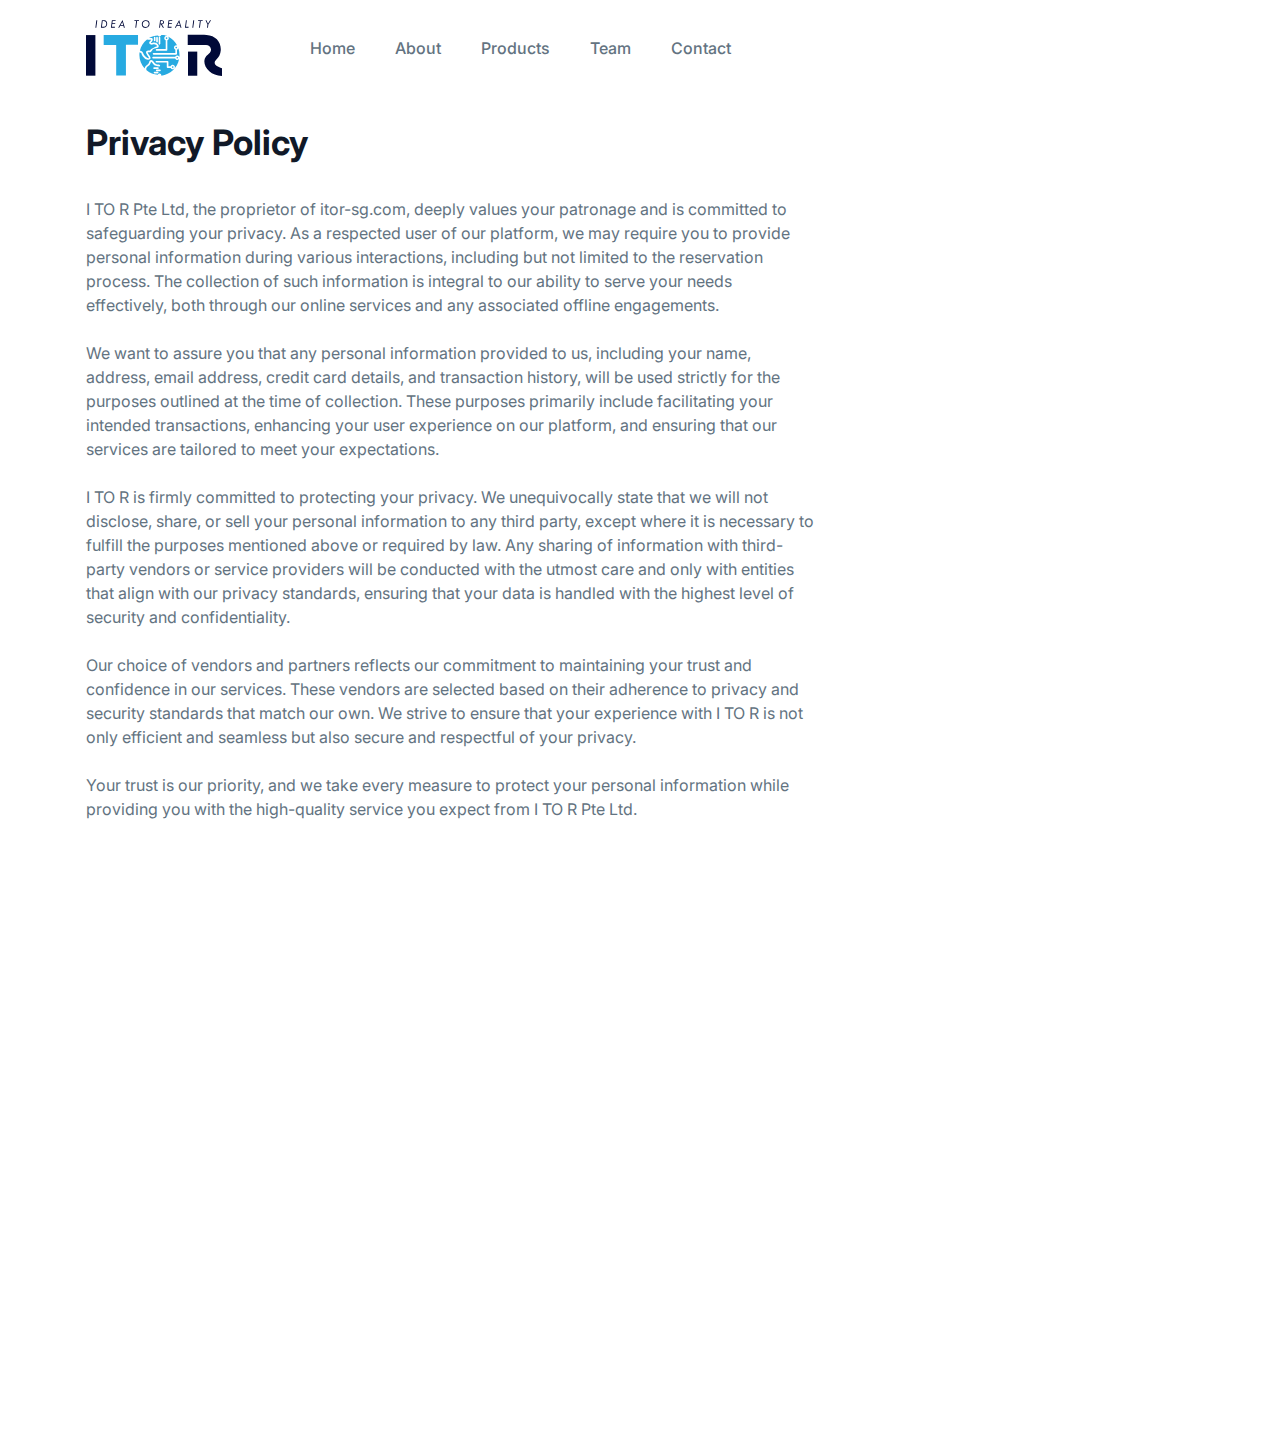
<file: privacy-policy.html>
<!doctype html>
<html lang="en">
  <head>
    <meta charset="UTF-8" />
    <meta http-equiv="X-UA-Compatible" content="IE=edge" />
    <meta name="viewport" content="width=device-width, initial-scale=1.0" />
    <title>Data Automation</title>
    <link
      rel="shortcut icon"
      href="assets/images/favicon.png"
      type="image/x-icon"
    />
    <link rel="stylesheet" href="assets/css/animate.css" />
    <link rel="stylesheet" href="assets/css/tailwind.css" />
    <meta
      name="description"
      content="I To R offers web and mobile app development, data automation, and cloud hosting services. Our frontend and backend use React, Next.js, PHP, Laravel, Express.js, React Native, Flutter, Java, JavaScript, TypeScript, Ruby on Rails, HTML, CSS, Tailwind. We are located in Singapore. We help to host your application on AWS, Google Cloud, Azure, Oracle and more cloud services of your choice. Based in Singapore with 3 years of experience."
    />
    <meta name="author" content="I To R" />
    <meta
      name="keywords"
      content="web development, mobile app development, data automation, cloud hosting, React, Next.js, Laravel, Singapore"
    />

    <!-- ==== WOW JS ==== -->
    <script src="assets/js/wow.min.js"></script>
    <script>
      new WOW().init();
    </script>
  </head>

  <body>
    <!-- ====== Navbar Section Start -->
    <div
      class="absolute top-0 left-0 z-40 flex items-center w-full bg-transparent ud-header py-3"
    >
      <div class="container">
        <div class="relative flex items-center justify-between -mx-4">
          <div class="max-w-full px-4 w-48">
            <a href="index.html" class="block w-full navbar-logo">
              <img
                src="assets/images/logo/logo.svg"
                alt="logo"
                class="w-full dark:hidden"
              />
              <img
                src="assets/images/logo/logo-white.svg"
                alt="logo"
                class="hidden w-full dark:block"
              />
            </a>
          </div>
          <div class="flex items-center justify-between w-full px-4">
            <div>
              <button
                id="navbarToggler"
                class="absolute right-4 top-1/2 block -translate-y-1/2 rounded-lg px-3 py-[6px] ring-primary focus:ring-2 lg:hidden"
              >
                <span
                  class="relative my-[6px] block h-[2px] w-[30px] bg-dark dark:bg-white"
                ></span>
                <span
                  class="relative my-[6px] block h-[2px] w-[30px] bg-dark dark:bg-white"
                ></span>
                <span
                  class="relative my-[6px] block h-[2px] w-[30px] bg-dark dark:bg-white"
                ></span>
              </button>
              <nav
                id="navbarCollapse"
                class="absolute right-4 top-full hidden w-full max-w-[250px] rounded-lg bg-white py-5 shadow-lg dark:bg-dark-2 lg:static lg:block lg:w-full lg:max-w-full lg:bg-transparent lg:px-4 lg:py-0 lg:shadow-none dark:lg:bg-transparent xl:px-6"
              >
                <ul class="blcok lg:flex 2xl:ml-20">
                  <li class="relative group">
                    <a
                      href="index.html"
                      class="flex py-2 mx-8 text-base font-medium ud-menu-scroll text-dark group-hover:text-primary dark:text-white lg:mr-0 lg:inline-flex lg:px-0 lg:py-6 lg:text-body-color dark:lg:text-dark-6"
                    >
                      Home
                    </a>
                  </li>
                  <li class="relative group">
                    <a
                      href="/#about"
                      class="flex py-2 mx-8 text-base font-medium ud-menu-scroll text-dark group-hover:text-primary dark:text-white lg:ml-7 lg:mr-0 lg:inline-flex lg:px-0 lg:py-6 lg:text-body-color dark:lg:text-dark-6 xl:ml-10"
                    >
                      About
                    </a>
                  </li>
                  <li class="relative group">
                    <a
                      href="/#product"
                      class="flex py-2 mx-8 text-base font-medium ud-menu-scroll text-dark group-hover:text-primary dark:text-white lg:ml-7 lg:mr-0 lg:inline-flex lg:px-0 lg:py-6 lg:text-body-color dark:lg:text-dark-6 xl:ml-10"
                    >
                      Products
                    </a>
                  </li>
                  <li class="relative group">
                    <a
                      href="/#team"
                      class="flex py-2 mx-8 text-base font-medium ud-menu-scroll text-dark group-hover:text-primary dark:text-white lg:ml-7 lg:mr-0 lg:inline-flex lg:px-0 lg:py-6 lg:text-body-color dark:lg:text-dark-6 xl:ml-10"
                    >
                      Team
                    </a>
                  </li>
                  <li class="relative group">
                    <a
                      href="/#contact"
                      class="flex py-2 mx-8 text-base font-medium ud-menu-scroll text-dark group-hover:text-primary dark:text-white lg:ml-7 lg:mr-0 lg:inline-flex lg:px-0 lg:py-6 lg:text-body-color dark:lg:text-dark-6 xl:ml-10"
                    >
                      Contact
                    </a>
                  </li>
                  <!-- <li class="relative group">
                    <a
                      href="blog-grids.html"
                      class="flex py-2 mx-8 text-base font-medium ud-menu-scroll text-dark group-hover:text-primary dark:text-white lg:ml-7 lg:mr-0 lg:inline-flex lg:px-0 lg:py-6 lg:text-body-color dark:lg:text-dark-6 xl:ml-10"
                    >
                      Blog
                    </a>
                  </li> -->
                  <!-- <li class="relative submenu-item group">
                    <a
                      href="javascript:void(0)"
                      class="relative flex items-center justify-between py-2 mx-8 text-base font-medium text-primary group-hover:text-primary lg:ml-8 lg:mr-0 lg:inline-flex lg:py-6 lg:pl-0 lg:pr-4 xl:ml-10"
                    >
                      Pages

                      <svg
                        class="ml-2 fill-current"
                        width="16"
                        height="20"
                        viewBox="0 0 16 20"
                        fill="none"
                        xmlns="http://www.w3.org/2000/svg"
                      >
                        <path
                          d="M7.99999 14.9C7.84999 14.9 7.72499 14.85 7.59999 14.75L1.84999 9.10005C1.62499 8.87505 1.62499 8.52505 1.84999 8.30005C2.07499 8.07505 2.42499 8.07505 2.64999 8.30005L7.99999 13.525L13.35 8.25005C13.575 8.02505 13.925 8.02505 14.15 8.25005C14.375 8.47505 14.375 8.82505 14.15 9.05005L8.39999 14.7C8.27499 14.825 8.14999 14.9 7.99999 14.9Z"
                        />
                      </svg>
                    </a>
                    <div
                      class="submenu relative left-0 top-full hidden w-[250px] rounded-sm bg-white p-4 transition-[top] duration-300 group-hover:opacity-100 dark:bg-dark-2 lg:invisible lg:absolute lg:top-[110%] lg:block lg:opacity-0 lg:shadow-lg lg:group-hover:visible lg:group-hover:top-full"
                    >
                      <a
                        href="about.html"
                        class="block rounded px-4 py-[10px] text-sm text-body-color hover:text-primary dark:text-dark-6 dark:hover:text-primary"
                      >
                        About Page
                      </a>
                      <a
                        href="pricing.html"
                        class="block rounded px-4 py-[10px] text-sm text-body-color hover:text-primary dark:text-dark-6 dark:hover:text-primary"
                      >
                        Pricing Page
                      </a>
                      <a
                        href="contact.html"
                        class="block rounded px-4 py-[10px] text-sm text-body-color hover:text-primary dark:text-dark-6 dark:hover:text-primary"
                      >
                        Contact Page
                      </a>
                      <a
                        href="blog-grids.html"
                        class="block rounded px-4 py-[10px] text-sm text-body-color hover:text-primary dark:text-dark-6 dark:hover:text-primary"
                      >
                        Blog Grid Page
                      </a>
                      <a
                        href="blog-details.html"
                        class="block rounded px-4 py-[10px] text-sm text-primary hover:text-primary dark:hover:text-primary"
                      >
                        Blog Details Page
                      </a>
                      <a
                        href="signup.html"
                        class="block rounded px-4 py-[10px] text-sm text-body-color hover:text-primary dark:text-dark-6 dark:hover:text-primary"
                      >
                        Sign Up Page
                      </a>
                      <a
                        href="signin.html"
                        class="block rounded px-4 py-[10px] text-sm text-body-color hover:text-primary dark:text-dark-6 dark:hover:text-primary"
                      >
                        Sign In Page
                      </a>
                      <a
                        href="404.html"
                        class="block rounded px-4 py-[10px] text-sm text-body-color hover:text-primary dark:text-dark-6 dark:hover:text-primary"
                      >
                        404 Page
                      </a>
                    </div>
                  </li> -->
                </ul>
              </nav>
            </div>
          </div>
        </div>
      </div>
    </div>
    <!-- ====== Navbar Section End -->

    <!-- ====== Blog Details Section Start -->
    <section class="pb-10 pt-20 dark:bg-dark lg:pb-20 lg:pt-[120px]">
      <div class="container">
        <div class="flex flex-wrap justify-center -mx-4">
          <div class="w-full px-4">
            <div class="flex flex-wrap -mx-4">
              <div class="w-full px-4 lg:w-8/12">
                <div>
                  <h2
                    class="wow fadeInUp mb-8 text-2xl font-bold text-dark dark:text-white sm:text-3xl md:text-[35px] md:leading-[1.28]"
                    data-wow-delay=".1s
                    "
                  >
                    Privacy Policy
                  </h2>
                  <p
                    class="mb-6 text-base wow fadeInUp text-body-color dark:text-dark-6"
                    data-wow-delay=".1s"
                  >
                    I TO R Pte Ltd, the proprietor of itor-sg.com, deeply values
                    your patronage and is committed to safeguarding your
                    privacy. As a respected user of our platform, we may require
                    you to provide personal information during various
                    interactions, including but not limited to the reservation
                    process. The collection of such information is integral to
                    our ability to serve your needs effectively, both through
                    our online services and any associated offline engagements.
                    <br /><br />

                    We want to assure you that any personal information provided
                    to us, including your name, address, email address, credit
                    card details, and transaction history, will be used strictly
                    for the purposes outlined at the time of collection. These
                    purposes primarily include facilitating your intended
                    transactions, enhancing your user experience on our
                    platform, and ensuring that our services are tailored to
                    meet your expectations.<br /><br />

                    I TO R is firmly committed to protecting your privacy. We
                    unequivocally state that we will not disclose, share, or
                    sell your personal information to any third party, except
                    where it is necessary to fulfill the purposes mentioned
                    above or required by law. Any sharing of information with
                    third-party vendors or service providers will be conducted
                    with the utmost care and only with entities that align with
                    our privacy standards, ensuring that your data is handled
                    with the highest level of security and confidentiality.<br /><br />

                    Our choice of vendors and partners reflects our commitment
                    to maintaining your trust and confidence in our services.
                    These vendors are selected based on their adherence to
                    privacy and security standards that match our own. We strive
                    to ensure that your experience with I TO R is not only
                    efficient and seamless but also secure and respectful of
                    your privacy.<br /><br />

                    Your trust is our priority, and we take every measure to
                    protect your personal information while providing you with
                    the high-quality service you expect from I TO R Pte Ltd.<br /><br />
                  </p>
                  <!-- <div
                    class="wow fadeInUp relative z-10 mb-10 overflow-hidden rounded-[5px] bg-primary/5 px-6 py-8 text-center sm:p-10 md:px-[60px]"
                    data-wow-delay=".1s
                    "
                  >
                    <div class="mx-auto max-w-[530px]">
                      <span class="mb-[14px] flex justify-center text-primary">
                        <svg
                          width="46"
                          height="46"
                          viewBox="0 0 46 46"
                          fill="none"
                          xmlns="http://www.w3.org/2000/svg"
                          class="fill-current"
                        >
                          <path
                            d="M13.7995 35.5781C12.937 35.5781 12.1464 35.075 11.8589 34.2844L9.48702 28.5344C6.82765 28.1031 4.45577 26.7375 2.9464 24.6531C1.36515 22.5687 0.862021 19.9812 1.5089 17.4656C2.51515 13.3687 6.75577 10.2781 11.4276 10.35C14.7339 10.4219 17.4651 11.7875 19.262 14.2312C20.987 16.675 21.4183 19.9812 20.412 23C19.4776 25.7312 18.2558 28.4625 17.1058 31.1219C16.6745 32.2 16.1714 33.2781 15.7401 34.2844C15.4526 35.075 14.662 35.5781 13.7995 35.5781ZM11.2839 13.5844C8.1214 13.5844 5.2464 15.5969 4.59952 18.2562C4.24015 19.8375 4.52765 21.4187 5.5339 22.7125C6.6839 24.2937 8.62452 25.3 10.7089 25.4437L11.7151 25.5156L13.7995 30.5469C13.8714 30.3312 14.0151 30.0437 14.087 29.8281C15.237 27.2406 16.387 24.5812 17.2495 21.9219C17.9683 19.9094 17.6808 17.6812 16.5308 16.1C15.3808 14.5187 13.5839 13.6562 11.3558 13.5844C11.3558 13.5844 11.3558 13.5844 11.2839 13.5844Z"
                          />
                          <path
                            d="M37.5905 35.65C36.728 35.65 35.9374 35.1469 35.6499 34.3563L33.278 28.6063C30.6187 28.175 28.2468 26.8094 26.7374 24.725C25.1562 22.6406 24.653 20.0531 25.2999 17.5375C26.3062 13.4406 30.5468 10.35 35.2187 10.4219C38.5249 10.4938 41.2562 11.8594 42.9812 14.3031C44.7062 16.7469 45.1374 20.0531 44.1312 23.0719C43.1968 25.8031 41.9749 28.5344 40.8249 31.1938C40.3937 32.2719 39.8905 33.35 39.4593 34.3563C39.2437 35.1469 38.453 35.65 37.5905 35.65ZM35.0749 13.5844C31.9124 13.5844 29.0374 15.5969 28.3905 18.2563C28.0312 19.8375 28.3187 21.4188 29.3249 22.7844C30.4749 24.3656 32.4155 25.3719 34.4999 25.5156L35.5062 25.5875L37.5905 30.6188C37.6624 30.4031 37.8062 30.1156 37.878 29.9C39.028 27.3125 40.178 24.6531 41.0405 21.9938C41.7593 19.9813 41.4718 17.7531 40.3218 16.1C39.1718 14.5188 37.3749 13.6563 35.1468 13.5844C35.1468 13.5844 35.1468 13.5844 35.0749 13.5844Z"
                          />
                        </svg>
                      </span>
                      <p
                        class="mb-[18px] text-base italic leading-[28px] text-dark dark:text-white"
                      >
                        A spring of truth shall flow from it: like a new star it
                        shall scatter the darkness of ignorance, and cause a
                        light heretofore unknown to shine amongst men.
                      </p>
                      <span
                        class="text-xs italic text-body-color dark:text-dark-6"
                      >
                        “Andrio Domeco”
                      </span>
                    </div>
                    <div>
                      <span class="absolute top-0 left-0">
                        <svg
                          width="103"
                          height="109"
                          viewBox="0 0 103 109"
                          fill="none"
                          xmlns="http://www.w3.org/2000/svg"
                        >
                          <ellipse
                            cx="0.483916"
                            cy="3.5"
                            rx="102.075"
                            ry="105.5"
                            transform="rotate(180 0.483916 3.5)"
                            fill="url(#paint0_linear_2014_9016)"
                          />
                          <defs>
                            <linearGradient
                              id="paint0_linear_2014_9016"
                              x1="-101.591"
                              y1="-50.4346"
                              x2="49.1618"
                              y2="-49.6518"
                              gradientUnits="userSpaceOnUse"
                            >
                              <stop stop-color="#3056D3" stop-opacity="0.15" />
                              <stop
                                offset="1"
                                stop-color="white"
                                stop-opacity="0"
                              />
                            </linearGradient>
                          </defs>
                        </svg>
                      </span>
                      <span class="absolute bottom-0 right-0">
                        <svg
                          width="102"
                          height="106"
                          viewBox="0 0 102 106"
                          fill="none"
                          xmlns="http://www.w3.org/2000/svg"
                        >
                          <ellipse
                            cx="102.484"
                            cy="105.5"
                            rx="102.075"
                            ry="105.5"
                            fill="url(#paint0_linear_2014_9017)"
                          />
                          <defs>
                            <linearGradient
                              id="paint0_linear_2014_9017"
                              x1="0.409163"
                              y1="51.5654"
                              x2="151.162"
                              y2="52.3482"
                              gradientUnits="userSpaceOnUse"
                            >
                              <stop stop-color="#3056D3" stop-opacity="0.15" />
                              <stop
                                offset="1"
                                stop-color="white"
                                stop-opacity="0"
                              />
                            </linearGradient>
                          </defs>
                        </svg>
                      </span>
                    </div>
                  </div> -->

                  <!-- <h3
                    class="wow fadeInUp mb-6 text-2xl font-semibold text-dark dark:text-white sm:text-[28px] sm:leading-[40px]"
                    data-wow-delay=".1s"
                  >
                    What is it with your ideas?
                  </h3>

                  <p
                    class="mb-6 text-base wow fadeInUp text-body-color dark:text-dark-6"
                    data-wow-delay=".1s"
                  >
                    At quo cetero fastidii. Usu ex ornatus corpora sententiae,
                    vocibus deleniti ut nec. Ut enim eripuit eligendi est, in
                    iracundia signiferumque quo. Sed virtute suavitate
                    suscipiantur ea, dolor this can eloquentiam ei pro. Suas
                    adversarium interpretaris eu sit, eum viris impedit ne.
                    Erant appareat corrumpit ei vel.
                  </p>
                  <p
                    class="mb-10 text-base wow fadeInUp text-body-color dark:text-dark-6"
                    data-wow-delay=".1s"
                  >
                    At quo cetero fastidii. Usu ex ornatus corpora sententiae,
                    vocibus deleniti ut nec. Ut enim eripuit eligendi est, in
                    iracundia signiferumque quo. Sed virtute suavitate
                    suscipiantur ea, dolor this can eloquentiam ei pro. Suas
                    adversarium interpretaris eu sit, eum viris impedit ne.
                    Erant appareat corrumpit ei vel.
                  </p> -->

                  <!-- <div class="flex flex-wrap items-center mb-12 -mx-4">
                    <div class="w-full px-4 md:w-1/2">
                      <div
                        class="flex flex-wrap items-center gap-3 mb-8 wow fadeInUp md:mb-0"
                        data-wow-delay=".1s"
                      >
                        <a
                          href="javascript:void(0)"
                          class="block rounded-md bg-primary/[0.08] px-[14px] py-[5px] text-base text-dark hover:bg-primary hover:text-white dark:text-white"
                        >
                          Design
                        </a>
                        <a
                          href="javascript:void(0)"
                          class="block rounded-md bg-primary/[0.08] px-[14px] py-[5px] text-base text-dark hover:bg-primary hover:text-white dark:text-white"
                        >
                          Development
                        </a>
                        <a
                          href="javascript:void(0)"
                          class="block rounded-md bg-primary/[0.08] px-[14px] py-[5px] text-base text-dark hover:bg-primary hover:text-white dark:text-white"
                        >
                          Info
                        </a>
                      </div>
                    </div>
                    <div class="w-full px-4 md:w-1/2">
                      <div
                        class="flex items-center wow fadeInUp md:justify-end"
                        data-wow-delay=".1s"
                      >
                        <span
                          class="mr-5 text-sm font-medium text-body-color dark:text-dark-6"
                        >
                          Share This Post
                        </span>
                        <div class="flex items-center gap-[10px]">
                          <a href="javascript:void(0)">
                            <svg
                              width="32"
                              height="32"
                              viewBox="0 0 32 32"
                              fill="none"
                              xmlns="http://www.w3.org/2000/svg"
                            >
                              <path
                                d="M16 32C24.8366 32 32 24.8366 32 16C32 7.16344 24.8366 0 16 0C7.16344 0 0 7.16344 0 16C0 24.8366 7.16344 32 16 32Z"
                                fill="#1877F2"
                              />
                              <path
                                d="M17 15.5399V12.7518C17 11.6726 17.8954 10.7976 19 10.7976H21V7.86631L18.285 7.67682C15.9695 7.51522 14 9.30709 14 11.5753V15.5399H11V18.4712H14V24.3334H17V18.4712H20L21 15.5399H17Z"
                                fill="white"
                              />
                            </svg>
                          </a>
                          <a href="javascript:void(0)">
                            <svg
                              width="32"
                              height="32"
                              viewBox="0 0 32 32"
                              fill="none"
                              xmlns="http://www.w3.org/2000/svg"
                            >
                              <path
                                d="M16 32C24.8366 32 32 24.8366 32 16C32 7.16344 24.8366 0 16 0C7.16344 0 0 7.16344 0 16C0 24.8366 7.16344 32 16 32Z"
                                fill="#55ACEE"
                              />
                              <path
                                d="M24.2945 11.375C24.4059 11.2451 24.2607 11.0755 24.0958 11.1362C23.728 11.2719 23.3918 11.3614 22.8947 11.4166C23.5062 11.0761 23.7906 10.5895 24.0219 9.99339C24.0777 9.84961 23.9094 9.71915 23.7645 9.78783C23.1759 10.0669 22.5408 10.274 21.873 10.3963C21.2129 9.7421 20.272 9.33331 19.2312 9.33331C17.2325 9.33331 15.6117 10.8406 15.6117 12.6993C15.6117 12.9632 15.6441 13.2202 15.7051 13.4663C12.832 13.3324 10.2702 12.1034 8.49031 10.2188C8.36832 10.0897 8.14696 10.1068 8.071 10.2643C7.86837 10.6846 7.7554 11.1509 7.7554 11.6418C7.7554 12.8093 8.39417 13.8395 9.36518 14.4431C8.92981 14.4301 8.51344 14.3452 8.12974 14.2013C7.94292 14.1312 7.72877 14.2543 7.75387 14.4427C7.94657 15.8893 9.11775 17.0827 10.6295 17.3647C10.3259 17.442 10.0061 17.483 9.67537 17.483C9.59517 17.483 9.51567 17.4805 9.43688 17.4756C9.23641 17.4632 9.07347 17.6426 9.15942 17.8141C9.72652 18.946 10.951 19.7361 12.376 19.7607C11.1374 20.6637 9.57687 21.2017 7.88109 21.2017C7.672 21.2017 7.5823 21.4706 7.7678 21.5617C9.20049 22.266 10.832 22.6666 12.5656 22.6666C19.2231 22.6666 22.8631 17.5377 22.8631 13.0896C22.8631 12.944 22.8594 12.7984 22.8528 12.6542C23.3932 12.2911 23.8789 11.8595 24.2945 11.375Z"
                                fill="white"
                              />
                            </svg>
                          </a>
                          <a href="javascript:void(0)">
                            <svg
                              width="32"
                              height="32"
                              viewBox="0 0 32 32"
                              fill="none"
                              xmlns="http://www.w3.org/2000/svg"
                            >
                              <path
                                d="M16 32C24.8366 32 32 24.8366 32 16C32 7.16344 24.8366 0 16 0C7.16344 0 0 7.16344 0 16C0 24.8366 7.16344 32 16 32Z"
                                fill="#007AB9"
                              />
                              <path
                                d="M11.7836 10.1666C11.7833 10.8452 11.3716 11.4559 10.7426 11.7106C10.1137 11.9654 9.39306 11.8134 8.92059 11.3263C8.44811 10.8392 8.31813 10.1143 8.59192 9.49341C8.86572 8.87251 9.48862 8.4796 10.1669 8.49996C11.0678 8.527 11.784 9.26533 11.7836 10.1666ZM11.8336 13.0666H8.50024V23.4999H11.8336V13.0666ZM17.1003 13.0666H13.7836V23.4999H17.0669V18.0249C17.0669 14.9749 21.0419 14.6916 21.0419 18.0249V23.4999H24.3336V16.8916C24.3336 11.75 18.4503 11.9416 17.0669 14.4666L17.1003 13.0666Z"
                                fill="white"
                              />
                            </svg>
                          </a>
                        </div>
                      </div>
                    </div>
                  </div> -->
                </div>
              </div>
              <!-- <div class="w-full px-4 lg:w-4/12">
                <div>
                  <div
                    class="wow fadeInUp relative mb-12 overflow-hidden rounded-[5px] bg-primary px-11 py-[60px] text-center lg:px-8"
                    data-wow-delay=".1s
                    "
                  >
                    <h3
                      class="mb-[6px] text-[28px] font-semibold leading-[40px] text-white"
                    >
                      Join our newsletter!
                    </h3>
                    <p class="mb-5 text-base text-white">
                      Enter your email to receive our latest newsletter.
                    </p>
                    <form>
                      <input
                        type="email"
                        placeholder="Your email address"
                        class="mb-4 h-[50px] w-full rounded-md border border-transparent bg-white/10 text-center text-base text-white outline-none placeholder:text-white/60 focus:border-white focus-visible:shadow-none"
                      />
                      <input
                        type="submit"
                        value="Subscribe Now"
                        class="mb-4 h-[50px] w-full cursor-pointer rounded-md bg-secondary text-center text-sm font-medium text-white transition duration-300 ease-in-out hover:bg-[#0BB489] hover:bg-opacity-90"
                      />
                    </form>
                    <p class="text-sm font-medium text-white">
                      Don't worry, we don't spam
                    </p>

                    <div>
                      <span class="absolute top-0 right-0">
                        <svg
                          width="46"
                          height="46"
                          viewBox="0 0 46 46"
                          fill="none"
                          xmlns="http://www.w3.org/2000/svg"
                        >
                          <circle
                            cx="1.39737"
                            cy="44.6026"
                            r="1.39737"
                            transform="rotate(-90 1.39737 44.6026)"
                            fill="white"
                            fill-opacity="0.44"
                          />
                          <circle
                            cx="1.39737"
                            cy="7.9913"
                            r="1.39737"
                            transform="rotate(-90 1.39737 7.9913)"
                            fill="white"
                            fill-opacity="0.44"
                          />
                          <circle
                            cx="13.6943"
                            cy="44.6026"
                            r="1.39737"
                            transform="rotate(-90 13.6943 44.6026)"
                            fill="white"
                            fill-opacity="0.44"
                          />
                          <circle
                            cx="13.6943"
                            cy="7.9913"
                            r="1.39737"
                            transform="rotate(-90 13.6943 7.9913)"
                            fill="white"
                            fill-opacity="0.44"
                          />
                          <circle
                            cx="25.9911"
                            cy="44.6026"
                            r="1.39737"
                            transform="rotate(-90 25.9911 44.6026)"
                            fill="white"
                            fill-opacity="0.44"
                          />
                          <circle
                            cx="25.9911"
                            cy="7.9913"
                            r="1.39737"
                            transform="rotate(-90 25.9911 7.9913)"
                            fill="white"
                            fill-opacity="0.44"
                          />
                          <circle
                            cx="38.288"
                            cy="44.6026"
                            r="1.39737"
                            transform="rotate(-90 38.288 44.6026)"
                            fill="white"
                            fill-opacity="0.44"
                          />
                          <circle
                            cx="38.288"
                            cy="7.9913"
                            r="1.39737"
                            transform="rotate(-90 38.288 7.9913)"
                            fill="white"
                            fill-opacity="0.44"
                          />
                          <circle
                            cx="1.39737"
                            cy="32.3058"
                            r="1.39737"
                            transform="rotate(-90 1.39737 32.3058)"
                            fill="white"
                            fill-opacity="0.44"
                          />
                          <circle
                            cx="13.6943"
                            cy="32.3058"
                            r="1.39737"
                            transform="rotate(-90 13.6943 32.3058)"
                            fill="white"
                            fill-opacity="0.44"
                          />
                          <circle
                            cx="25.9911"
                            cy="32.3058"
                            r="1.39737"
                            transform="rotate(-90 25.9911 32.3058)"
                            fill="white"
                            fill-opacity="0.44"
                          />
                          <circle
                            cx="38.288"
                            cy="32.3058"
                            r="1.39737"
                            transform="rotate(-90 38.288 32.3058)"
                            fill="white"
                            fill-opacity="0.44"
                          />
                          <circle
                            cx="1.39737"
                            cy="20.0086"
                            r="1.39737"
                            transform="rotate(-90 1.39737 20.0086)"
                            fill="white"
                            fill-opacity="0.44"
                          />
                          <circle
                            cx="13.6943"
                            cy="20.0086"
                            r="1.39737"
                            transform="rotate(-90 13.6943 20.0086)"
                            fill="white"
                            fill-opacity="0.44"
                          />
                          <circle
                            cx="25.9911"
                            cy="20.0086"
                            r="1.39737"
                            transform="rotate(-90 25.9911 20.0086)"
                            fill="white"
                            fill-opacity="0.44"
                          />
                          <circle
                            cx="38.288"
                            cy="20.0086"
                            r="1.39737"
                            transform="rotate(-90 38.288 20.0086)"
                            fill="white"
                            fill-opacity="0.44"
                          />
                        </svg>
                      </span>
                      <span class="absolute bottom-0 left-0">
                        <svg
                          width="46"
                          height="46"
                          viewBox="0 0 46 46"
                          fill="none"
                          xmlns="http://www.w3.org/2000/svg"
                        >
                          <circle
                            cx="1.39737"
                            cy="44.6026"
                            r="1.39737"
                            transform="rotate(-90 1.39737 44.6026)"
                            fill="white"
                            fill-opacity="0.44"
                          />
                          <circle
                            cx="1.39737"
                            cy="7.9913"
                            r="1.39737"
                            transform="rotate(-90 1.39737 7.9913)"
                            fill="white"
                            fill-opacity="0.44"
                          />
                          <circle
                            cx="13.6943"
                            cy="44.6026"
                            r="1.39737"
                            transform="rotate(-90 13.6943 44.6026)"
                            fill="white"
                            fill-opacity="0.44"
                          />
                          <circle
                            cx="13.6943"
                            cy="7.9913"
                            r="1.39737"
                            transform="rotate(-90 13.6943 7.9913)"
                            fill="white"
                            fill-opacity="0.44"
                          />
                          <circle
                            cx="25.9911"
                            cy="44.6026"
                            r="1.39737"
                            transform="rotate(-90 25.9911 44.6026)"
                            fill="white"
                            fill-opacity="0.44"
                          />
                          <circle
                            cx="25.9911"
                            cy="7.9913"
                            r="1.39737"
                            transform="rotate(-90 25.9911 7.9913)"
                            fill="white"
                            fill-opacity="0.44"
                          />
                          <circle
                            cx="38.288"
                            cy="44.6026"
                            r="1.39737"
                            transform="rotate(-90 38.288 44.6026)"
                            fill="white"
                            fill-opacity="0.44"
                          />
                          <circle
                            cx="38.288"
                            cy="7.9913"
                            r="1.39737"
                            transform="rotate(-90 38.288 7.9913)"
                            fill="white"
                            fill-opacity="0.44"
                          />
                          <circle
                            cx="1.39737"
                            cy="32.3058"
                            r="1.39737"
                            transform="rotate(-90 1.39737 32.3058)"
                            fill="white"
                            fill-opacity="0.44"
                          />
                          <circle
                            cx="13.6943"
                            cy="32.3058"
                            r="1.39737"
                            transform="rotate(-90 13.6943 32.3058)"
                            fill="white"
                            fill-opacity="0.44"
                          />
                          <circle
                            cx="25.9911"
                            cy="32.3058"
                            r="1.39737"
                            transform="rotate(-90 25.9911 32.3058)"
                            fill="white"
                            fill-opacity="0.44"
                          />
                          <circle
                            cx="38.288"
                            cy="32.3058"
                            r="1.39737"
                            transform="rotate(-90 38.288 32.3058)"
                            fill="white"
                            fill-opacity="0.44"
                          />
                          <circle
                            cx="1.39737"
                            cy="20.0086"
                            r="1.39737"
                            transform="rotate(-90 1.39737 20.0086)"
                            fill="white"
                            fill-opacity="0.44"
                          />
                          <circle
                            cx="13.6943"
                            cy="20.0086"
                            r="1.39737"
                            transform="rotate(-90 13.6943 20.0086)"
                            fill="white"
                            fill-opacity="0.44"
                          />
                          <circle
                            cx="25.9911"
                            cy="20.0086"
                            r="1.39737"
                            transform="rotate(-90 25.9911 20.0086)"
                            fill="white"
                            fill-opacity="0.44"
                          />
                          <circle
                            cx="38.288"
                            cy="20.0086"
                            r="1.39737"
                            transform="rotate(-90 38.288 20.0086)"
                            fill="white"
                            fill-opacity="0.44"
                          />
                        </svg>
                      </span>
                    </div>
                  </div>

                  <div class="flex flex-wrap mb-8 -mx-4">
                    <div class="w-full px-4">
                      <h2
                        class="wow fadeInUp relative pb-5 text-2xl font-semibold text-dark dark:text-white sm:text-[28px]"
                        data-wow-delay=".1s
                        "
                      >
                        Popular Articles
                      </h2>
                      <span
                        class="mb-10 inline-block h-[2px] w-20 bg-primary"
                      ></span>
                    </div>

                    <div class="w-full px-4 md:w-1/2 lg:w-full">
                      <div
                        class="flex items-center w-full pb-5 mb-5 border-b wow fadeInUp border-stroke dark:border-dark-3"
                        data-wow-delay=".1s
                        "
                      >
                        <div
                          class="mr-5 h-20 w-full max-w-[80px] overflow-hidden rounded-full"
                        >
                          <img
                            src="assets/images/blog/article-author-01.png"
                            alt="image"
                            class="w-full"
                          />
                        </div>
                        <div class="w-full">
                          <h4>
                            <a
                              href="javascript:void(0)"
                              class="inline-block mb-1 text-lg font-medium leading-snug text-dark hover:text-primary dark:text-dark-6 dark:hover:text-primary lg:text-base xl:text-lg"
                            >
                              Create engaging online courses your student…
                            </a>
                          </h4>
                          <p class="text-sm text-body-color dark:text-dark-6">
                            Glomiya Lucy
                          </p>
                        </div>
                      </div>
                    </div>
                    <div class="w-full px-4 md:w-1/2 lg:w-full">
                      <div
                        class="flex items-center w-full pb-5 mb-5 border-b wow fadeInUp border-stroke dark:border-dark-3"
                        data-wow-delay=".1s
                        "
                      >
                        <div
                          class="mr-5 h-20 w-full max-w-[80px] overflow-hidden rounded-full"
                        >
                          <img
                            src="assets/images/blog/article-author-02.png"
                            alt="image"
                            class="w-full"
                          />
                        </div>
                        <div class="w-full">
                          <h4>
                            <a
                              href="javascript:void(0)"
                              class="inline-block mb-1 text-lg font-medium leading-snug text-dark hover:text-primary dark:text-dark-6 dark:hover:text-primary lg:text-base xl:text-lg"
                            >
                              The ultimate formula for launching online course
                            </a>
                          </h4>
                          <p class="text-sm text-body-color dark:text-dark-6">
                            Andrio jeson
                          </p>
                        </div>
                      </div>
                    </div>
                    <div class="w-full px-4 md:w-1/2 lg:w-full">
                      <div
                        class="flex items-center w-full pb-5 mb-5 border-b wow fadeInUp border-stroke dark:border-dark-3"
                        data-wow-delay=".1s
                        "
                      >
                        <div
                          class="mr-5 h-20 w-full max-w-[80px] overflow-hidden rounded-full"
                        >
                          <img
                            src="assets/images/blog/article-author-03.png"
                            alt="image"
                            class="w-full"
                          />
                        </div>
                        <div class="w-full">
                          <h4>
                            <a
                              href="javascript:void(0)"
                              class="inline-block mb-1 text-lg font-medium leading-snug text-dark hover:text-primary dark:text-dark-6 dark:hover:text-primary lg:text-base xl:text-lg"
                            >
                              50 Best web design tips & tricks that will help
                              you
                            </a>
                          </h4>
                          <p class="text-sm text-body-color dark:text-dark-6">
                            Samoyel Dayno
                          </p>
                        </div>
                      </div>
                    </div>
                    <div class="w-full px-4 md:w-1/2 lg:w-full">
                      <div
                        class="flex items-center w-full pb-5 mb-5 border-0 wow fadeInUp border-stroke dark:border-dark-3 md:border-b lg:border-0"
                        data-wow-delay=".1s
                        "
                      >
                        <div
                          class="mr-5 h-20 w-full max-w-[80px] overflow-hidden rounded-full"
                        >
                          <img
                            src="assets/images/blog/article-author-04.png"
                            alt="image"
                            class="w-full"
                          />
                        </div>
                        <div class="w-full">
                          <h4>
                            <a
                              href="javascript:void(0)"
                              class="inline-block mb-1 text-lg font-medium leading-snug text-dark hover:text-primary dark:text-dark-6 dark:hover:text-primary lg:text-base xl:text-lg"
                            >
                              The 8 best landing page builders, reviewed
                            </a>
                          </h4>
                          <p class="text-sm text-body-color dark:text-dark-6">
                            Andrio Glori
                          </p>
                        </div>
                      </div>
                    </div>
                  </div>

                  <div
                    class="wow fadeInUp mb-12 overflow-hidden rounded-[5px]"
                    data-wow-delay=".1s"
                  >
                    <img
                      src="assets/images/blog/bannder-ad.png"
                      alt="image"
                      class="w-full"
                    />
                  </div>
                </div>
              </div> -->
            </div>
          </div>
        </div>

        <!-- <div class="flex flex-wrap -mx-4">
          <div class="w-full px-4 wow fadeInUp mt-14" data-wow-delay=".2s">
            <h2
              class="relative pb-5 text-2xl font-semibold text-dark dark:text-white sm:text-[36px]"
            >
              Related Articles
            </h2>
            <span class="mb-10 inline-block h-[2px] w-20 bg-primary"></span>
          </div>
          <div class="w-full px-4 md:w-1/2 lg:w-1/3">
            <div class="mb-10 wow fadeInUp group" data-wow-delay=".1s">
              <div class="mb-8 overflow-hidden rounded-[5px]">
                <a href="blog-details.html" class="block">
                  <img
                    src="assets/images/blog/blog-01.jpg"
                    alt="image"
                    class="w-full transition group-hover:rotate-6 group-hover:scale-125"
                  />
                </a>
              </div>
              <div>
                <span
                  class="mb-6 inline-block rounded-[5px] bg-primary px-4 py-0.5 text-center text-xs font-medium leading-loose text-white"
                >
                  Dec 22, 2023
                </span>
                <h3>
                  <a
                    href="blog-details.html"
                    class="inline-block mb-4 text-xl font-semibold text-dark hover:text-primary dark:text-white sm:text-2xl lg:text-xl xl:text-2xl"
                  >
                    Meet AutoManage, the best AI management tools
                  </a>
                </h3>
                <p
                  class="max-w-[370px] text-base text-body-color dark:text-dark-6"
                >
                  Lorem Ipsum is simply dummy text of the printing and
                  typesetting industry.
                </p>
              </div>
            </div>
          </div>
          <div class="w-full px-4 md:w-1/2 lg:w-1/3">
            <div class="mb-10 wow fadeInUp group" data-wow-delay=".15s">
              <div class="mb-8 overflow-hidden rounded-[5px]">
                <a href="blog-details.html" class="block">
                  <img
                    src="assets/images/blog/blog-02.jpg"
                    alt="image"
                    class="w-full transition group-hover:rotate-6 group-hover:scale-125"
                  />
                </a>
              </div>
              <div>
                <span
                  class="mb-6 inline-block rounded-[5px] bg-primary px-4 py-0.5 text-center text-xs font-medium leading-loose text-white"
                >
                  Mar 15, 2023
                </span>
                <h3>
                  <a
                    href="blog-details.html"
                    class="inline-block mb-4 text-xl font-semibold text-dark hover:text-primary dark:text-white sm:text-2xl lg:text-xl xl:text-2xl"
                  >
                    How to earn more money as a wellness coach
                  </a>
                </h3>
                <p
                  class="max-w-[370px] text-base text-body-color dark:text-dark-6"
                >
                  Lorem Ipsum is simply dummy text of the printing and
                  typesetting industry.
                </p>
              </div>
            </div>
          </div>
          <div class="w-full px-4 md:w-1/2 lg:w-1/3">
            <div class="mb-10 wow fadeInUp group" data-wow-delay=".2s">
              <div class="mb-8 overflow-hidden rounded-[5px]">
                <a href="blog-details.html" class="block">
                  <img
                    src="assets/images/blog/blog-03.jpg"
                    alt="image"
                    class="w-full transition group-hover:rotate-6 group-hover:scale-125"
                  />
                </a>
              </div>
              <div>
                <span
                  class="mb-6 inline-block rounded-[5px] bg-primary px-4 py-0.5 text-center text-xs font-medium leading-loose text-white"
                >
                  Jan 05, 2023
                </span>
                <h3>
                  <a
                    href="blog-details.html"
                    class="inline-block mb-4 text-xl font-semibold text-dark hover:text-primary dark:text-white sm:text-2xl lg:text-xl xl:text-2xl"
                  >
                    The no-fuss guide to upselling and cross selling
                  </a>
                </h3>
                <p
                  class="max-w-[370px] text-base text-body-color dark:text-dark-6"
                >
                  Lorem Ipsum is simply dummy text of the printing and
                  typesetting industry.
                </p>
              </div>
            </div>
          </div>
        </div> -->
      </div>
    </section>
    <!-- ====== Blog Details Section End -->

    <!-- ====== Footer Section Start -->
    <footer
      class="wow fadeInUp relative z-10 bg-[#090E34] pt-20 lg:pt-[100px]"
      data-wow-delay=".15s"
    >
      <div class="container">
        <div class="-mx-4 flex flex-wrap">
          <div class="w-full px-4 sm:w-1/2 md:w-1/2 lg:w-4/12 xl:w-3/12">
            <div class="mb-10 w-full">
              <a
                href="javascript:void(0)"
                class="mb-6 inline-block max-w-[160px]"
              >
                <img
                  src="assets/images/logo/logo-white.svg"
                  alt="logo"
                  class="max-w-full"
                />
              </a>
              <p class="mb-8 max-w-[270px] text-base text-gray-7">
                We transform your ideas into reality using cutting-edge
                technology.
              </p>
              <!-- <div class="-mx-3 flex items-center">
                <a
                  href="javascript:void(0)"
                  class="px-3 text-gray-7 hover:text-white"
                >
                  <svg
                    width="22"
                    height="22"
                    viewBox="0 0 22 22"
                    fill="none"
                    xmlns="http://www.w3.org/2000/svg"
                    class="fill-current"
                  >
                    <path
                      d="M16.294 8.86875H14.369H13.6815V8.18125V6.05V5.3625H14.369H15.8128C16.1909 5.3625 16.5003 5.0875 16.5003 4.675V1.03125C16.5003 0.653125 16.2253 0.34375 15.8128 0.34375H13.3034C10.5878 0.34375 8.69714 2.26875 8.69714 5.12187V8.1125V8.8H8.00964H5.67214C5.19089 8.8 4.74402 9.17812 4.74402 9.72812V12.2031C4.74402 12.6844 5.12214 13.1313 5.67214 13.1313H7.94089H8.62839V13.8188V20.7281C8.62839 21.2094 9.00652 21.6562 9.55652 21.6562H12.7878C12.994 21.6562 13.1659 21.5531 13.3034 21.4156C13.4409 21.2781 13.544 21.0375 13.544 20.8312V13.8531V13.1656H14.2659H15.8128C16.2596 13.1656 16.6034 12.8906 16.6721 12.4781V12.4438V12.4094L17.1534 10.0375C17.1878 9.79688 17.1534 9.52187 16.9471 9.24687C16.8784 9.075 16.569 8.90312 16.294 8.86875Z"
                    />
                  </svg>
                </a>
                <a
                  href="javascript:void(0)"
                  class="px-3 text-gray-7 hover:text-white"
                >
                  <svg
                    width="22"
                    height="22"
                    viewBox="0 0 22 22"
                    fill="none"
                    xmlns="http://www.w3.org/2000/svg"
                    class="fill-current"
                  >
                    <path
                      d="M20.1236 5.91236C20.2461 5.76952 20.0863 5.58286 19.905 5.64972C19.5004 5.79896 19.1306 5.8974 18.5837 5.95817C19.2564 5.58362 19.5693 5.04828 19.8237 4.39259C19.885 4.23443 19.7 4.09092 19.5406 4.16647C18.8931 4.47345 18.1945 4.70121 17.4599 4.83578C16.7338 4.11617 15.6988 3.6665 14.5539 3.6665C12.3554 3.6665 10.5725 5.32454 10.5725 7.36908C10.5725 7.65933 10.6081 7.94206 10.6752 8.21276C7.51486 8.06551 4.6968 6.71359 2.73896 4.64056C2.60477 4.49848 2.36128 4.51734 2.27772 4.69063C2.05482 5.15296 1.93056 5.66584 1.93056 6.20582C1.93056 7.49014 2.6332 8.62331 3.70132 9.28732C3.22241 9.27293 2.76441 9.17961 2.34234 9.02125C2.13684 8.94416 1.90127 9.07964 1.92888 9.28686C2.14084 10.8781 3.42915 12.1909 5.09205 12.5011C4.75811 12.586 4.40639 12.6311 4.04253 12.6311C3.95431 12.6311 3.86685 12.6284 3.78019 12.6231C3.55967 12.6094 3.38044 12.8067 3.47499 12.9954C4.09879 14.2404 5.44575 15.1096 7.0132 15.1367C5.65077 16.13 3.93418 16.7218 2.06882 16.7218C1.83882 16.7218 1.74015 17.0175 1.9442 17.1178C3.52016 17.8924 5.31487 18.3332 7.22182 18.3332C14.545 18.3332 18.549 12.6914 18.549 7.79843C18.549 7.63827 18.545 7.47811 18.5377 7.31945C19.1321 6.92012 19.6664 6.44528 20.1236 5.91236Z"
                    />
                  </svg>
                </a>
                <a
                  href="javascript:void(0)"
                  class="px-3 text-gray-7 hover:text-white"
                >
                  <svg
                    width="22"
                    height="22"
                    viewBox="0 0 22 22"
                    fill="none"
                    xmlns="http://www.w3.org/2000/svg"
                    class="fill-current"
                  >
                    <path
                      d="M11.0297 14.4305C12.9241 14.4305 14.4598 12.8948 14.4598 11.0004C14.4598 9.10602 12.9241 7.57031 11.0297 7.57031C9.13529 7.57031 7.59958 9.10602 7.59958 11.0004C7.59958 12.8948 9.13529 14.4305 11.0297 14.4305Z"
                    />
                    <path
                      d="M14.7554 1.8335H7.24463C4.25807 1.8335 1.83334 4.25823 1.83334 7.24479V14.6964C1.83334 17.7421 4.25807 20.1668 7.24463 20.1668H14.6962C17.7419 20.1668 20.1667 17.7421 20.1667 14.7555V7.24479C20.1667 4.25823 17.7419 1.8335 14.7554 1.8335ZM11.0296 15.4948C8.51614 15.4948 6.53496 13.4545 6.53496 11.0002C6.53496 8.54586 8.54571 6.50554 11.0296 6.50554C13.4839 6.50554 15.4946 8.54586 15.4946 11.0002C15.4946 13.4545 13.5134 15.4948 11.0296 15.4948ZM17.2393 6.91952C16.9436 7.24479 16.5 7.42221 15.9973 7.42221C15.5538 7.42221 15.1102 7.24479 14.7554 6.91952C14.4301 6.59425 14.2527 6.18027 14.2527 5.67758C14.2527 5.17489 14.4301 4.79049 14.7554 4.43565C15.0807 4.08081 15.4946 3.90339 15.9973 3.90339C16.4409 3.90339 16.914 4.08081 17.2393 4.40608C17.535 4.79049 17.7419 5.23403 17.7419 5.70715C17.7124 6.18027 17.535 6.59425 17.2393 6.91952Z"
                    />
                    <path
                      d="M16.0276 4.96777C15.6432 4.96777 15.318 5.29304 15.318 5.67745C15.318 6.06186 15.6432 6.38713 16.0276 6.38713C16.412 6.38713 16.7373 6.06186 16.7373 5.67745C16.7373 5.29304 16.4416 4.96777 16.0276 4.96777Z"
                    />
                  </svg>
                </a>
                <a
                  href="javascript:void(0)"
                  class="px-3 text-gray-7 hover:text-white"
                >
                  <svg
                    width="22"
                    height="22"
                    viewBox="0 0 22 22"
                    fill="none"
                    xmlns="http://www.w3.org/2000/svg"
                    class="fill-current"
                  >
                    <path
                      d="M18.8065 1.8335H3.16399C2.42474 1.8335 1.83334 2.42489 1.83334 3.16414V18.8362C1.83334 19.5459 2.42474 20.1668 3.16399 20.1668H18.7473C19.4866 20.1668 20.078 19.5754 20.078 18.8362V3.13457C20.1371 2.42489 19.5457 1.8335 18.8065 1.8335ZM7.24464 17.4168H4.55379V8.69371H7.24464V17.4168ZM5.88443 7.48135C4.99733 7.48135 4.31721 6.77167 4.31721 5.91414C4.31721 5.05661 5.0269 4.34694 5.88443 4.34694C6.74196 4.34694 7.45163 5.05661 7.45163 5.91414C7.45163 6.77167 6.8011 7.48135 5.88443 7.48135ZM17.4463 17.4168H14.7554V13.1883C14.7554 12.183 14.7258 10.8523 13.336 10.8523C11.9167 10.8523 11.7097 11.976 11.7097 13.0996V17.4168H9.01884V8.69371H11.6506V9.90608H11.6801C12.0645 9.1964 12.9221 8.48672 14.2527 8.48672C17.0027 8.48672 17.5054 10.2609 17.5054 12.6856V17.4168H17.4463Z"
                    />
                  </svg>
                </a>
              </div> -->
            </div>
          </div>
          <div class="w-full px-4 sm:w-1/2 md:w-1/2 lg:w-2/12 xl:w-2/12">
            <div class="mb-10 w-full">
              <h4 class="mb-9 text-lg font-semibold text-white">About Us</h4>
              <ul>
                <li>
                  <a
                    href="index.html"
                    class="mb-3 inline-block text-base text-gray-7 hover:text-primary"
                  >
                    Home
                  </a>
                </li>
                <!-- <li>
                  <a
                    href="javascript:void(0)"
                    class="mb-3 inline-block text-base text-gray-7 hover:text-primary"
                  >
                    Features
                  </a>
                </li>
                <li>
                  <a
                    href="javascript:void(0)"
                    class="mb-3 inline-block text-base text-gray-7 hover:text-primary"
                  >
                    About
                  </a>
                </li>
                <li>
                  <a
                    href="javascript:void(0)"
                    class="mb-3 inline-block text-base text-gray-7 hover:text-primary"
                  >
                    Testimonial
                  </a>
                </li> -->
              </ul>
            </div>
          </div>
          <!-- <div class="w-full px-4 sm:w-1/2 md:w-1/2 lg:w-3/12 xl:w-2/12">
            <div class="mb-10 w-full">
              <h4 class="mb-9 text-lg font-semibold text-white">Features</h4>
              <ul>
                <li>
                  <a
                    href="javascript:void(0)"
                    class="mb-3 inline-block text-base text-gray-7 hover:text-primary"
                  >
                    How it works
                  </a>
                </li>
                <li>
                  <a
                    href="javascript:void(0)"
                    class="mb-3 inline-block text-base text-gray-7 hover:text-primary"
                  >
                    Privacy policy
                  </a>
                </li>
                <li>
                  <a
                    href="javascript:void(0)"
                    class="mb-3 inline-block text-base text-gray-7 hover:text-primary"
                  >
                    Terms of Service
                  </a>
                </li>
                <li>
                  <a
                    href="javascript:void(0)"
                    class="mb-3 inline-block text-base text-gray-7 hover:text-primary"
                  >
                    Refund policy
                  </a>
                </li>
              </ul>
            </div>
          </div> -->
          <!-- <div class="w-full px-4 sm:w-1/2 md:w-1/2 lg:w-3/12 xl:w-2/12">
            <div class="mb-10 w-full">
              <h4 class="mb-9 text-lg font-semibold text-white">
                Our Products
              </h4>
              <ul>
                <li>
                  <a
                    href="javascript:void(0)"
                    class="mb-3 inline-block text-base text-gray-7 hover:text-primary"
                  >
                    LineIcons
                  </a>
                </li>
                <li>
                  <a
                    href="javascript:void(0)"
                    class="mb-3 inline-block text-base text-gray-7 hover:text-primary"
                  >
                    Ecommerce HTML
                  </a>
                </li>
                <li>
                  <a
                    href="javascript:void(0)"
                    class="mb-3 inline-block text-base text-gray-7 hover:text-primary"
                  >
                    TailAdmin
                  </a>
                </li>
                <li>
                  <a
                    href="javascript:void(0)"
                    class="mb-3 inline-block text-base text-gray-7 hover:text-primary"
                  >
                    PlainAdmin
                  </a>
                </li>
              </ul>
            </div>
          </div> -->
          <div class="w-full px-4 md:w-2/3 lg:w-6/12 xl:w-3/12">
            <div class="mb-10 w-full">
              <h4 class="mb-9 text-lg font-semibold text-white">
                Latest products
              </h4>
              <div class="flex flex-col gap-8">
                <a
                  href="fall-detection.html"
                  class="group flex items-center gap-[22px]"
                >
                  <div class="overflow-hidden rounded max-w-[70px]">
                    <img src="./assets/images/blog/blog-02.png" alt="blog" />
                  </div>
                  <span
                    class="max-w-[180px] text-base text-gray-7 group-hover:text-white"
                  >
                    Fall Detection Mobile App
                  </span>
                </a>
                <a
                  href="data-automation.html"
                  class="group flex items-center gap-[22px]"
                >
                  <div class="overflow-hidden rounded max-w-[70px]">
                    <img src="./assets/images/blog/blog-03.png" alt="blog" />
                  </div>
                  <span
                    class="max-w-[180px] text-base text-gray-7 group-hover:text-white"
                  >
                    Data Automation
                  </span>
                </a>
              </div>
            </div>
          </div>
        </div>
      </div>

      <div
        class="mt-12 border-t border-[#8890A4] border-opacity-40 py-8 lg:mt-[60px]"
      >
        <div class="container">
          <div class="-mx-4 flex flex-wrap">
            <div class="w-full px-4 md:w-2/3 lg:w-1/2">
              <div class="my-1">
                <div
                  class="-mx-3 flex items-center justify-center md:justify-start"
                >
                  <a
                    href="privacy-policy.html"
                    class="px-3 text-base text-gray-7 hover:text-white hover:underline"
                  >
                    Privacy policy
                  </a>
                </div>
              </div>
            </div>
            <div class="w-full px-4 md:w-1/3 lg:w-1/2">
              <div class="my-1 flex justify-center md:justify-end">
                <p class="text-base text-gray-7">
                  Designed and Developed by
                  <a
                    href="https://tailgrids.com"
                    rel="nofollow noopner"
                    target="_blank"
                    class="text-gray-1 hover:underline"
                  >
                    I To R
                  </a>
                </p>
              </div>
            </div>
          </div>
        </div>
      </div>

      <div>
        <span class="absolute left-0 top-0 z-[-1]">
          <img src="assets/images/footer/shape-1.svg" alt="" />
        </span>

        <span class="absolute bottom-0 right-0 z-[-1]">
          <img src="assets/images/footer/shape-3.svg" alt="" />
        </span>

        <span class="absolute right-0 top-0 z-[-1]">
          <svg
            width="102"
            height="102"
            viewBox="0 0 102 102"
            fill="none"
            xmlns="http://www.w3.org/2000/svg"
          >
            <path
              d="M1.8667 33.1956C2.89765 33.1956 3.7334 34.0318 3.7334 35.0633C3.7334 36.0947 2.89765 36.9309 1.8667 36.9309C0.835744 36.9309 4.50645e-08 36.0947 0 35.0633C-4.50645e-08 34.0318 0.835744 33.1956 1.8667 33.1956Z"
              fill="white"
              fill-opacity="0.08"
            ></path>
            <path
              d="M18.2939 33.1956C19.3249 33.1956 20.1606 34.0318 20.1606 35.0633C20.1606 36.0947 19.3249 36.9309 18.2939 36.9309C17.263 36.9309 16.4272 36.0947 16.4272 35.0633C16.4272 34.0318 17.263 33.1956 18.2939 33.1956Z"
              fill="white"
              fill-opacity="0.08"
            ></path>
            <path
              d="M34.7209 33.195C35.7519 33.195 36.5876 34.0311 36.5876 35.0626C36.5876 36.0941 35.7519 36.9303 34.7209 36.9303C33.69 36.9303 32.8542 36.0941 32.8542 35.0626C32.8542 34.0311 33.69 33.195 34.7209 33.195Z"
              fill="white"
              fill-opacity="0.08"
            ></path>
            <path
              d="M50.9341 33.195C51.965 33.195 52.8008 34.0311 52.8008 35.0626C52.8008 36.0941 51.965 36.9303 50.9341 36.9303C49.9031 36.9303 49.0674 36.0941 49.0674 35.0626C49.0674 34.0311 49.9031 33.195 50.9341 33.195Z"
              fill="white"
              fill-opacity="0.08"
            ></path>
            <path
              d="M1.8667 16.7605C2.89765 16.7605 3.7334 17.5966 3.7334 18.6281C3.7334 19.6596 2.89765 20.4957 1.8667 20.4957C0.835744 20.4957 4.50645e-08 19.6596 0 18.6281C-4.50645e-08 17.5966 0.835744 16.7605 1.8667 16.7605Z"
              fill="white"
              fill-opacity="0.08"
            ></path>
            <path
              d="M18.2939 16.7605C19.3249 16.7605 20.1606 17.5966 20.1606 18.6281C20.1606 19.6596 19.3249 20.4957 18.2939 20.4957C17.263 20.4957 16.4272 19.6596 16.4272 18.6281C16.4272 17.5966 17.263 16.7605 18.2939 16.7605Z"
              fill="white"
              fill-opacity="0.08"
            ></path>
            <path
              d="M34.7209 16.7605C35.7519 16.7605 36.5876 17.5966 36.5876 18.6281C36.5876 19.6596 35.7519 20.4957 34.7209 20.4957C33.69 20.4957 32.8542 19.6596 32.8542 18.6281C32.8542 17.5966 33.69 16.7605 34.7209 16.7605Z"
              fill="white"
              fill-opacity="0.08"
            ></path>
            <path
              d="M50.9341 16.7605C51.965 16.7605 52.8008 17.5966 52.8008 18.6281C52.8008 19.6596 51.965 20.4957 50.9341 20.4957C49.9031 20.4957 49.0674 19.6596 49.0674 18.6281C49.0674 17.5966 49.9031 16.7605 50.9341 16.7605Z"
              fill="white"
              fill-opacity="0.08"
            ></path>
            <path
              d="M1.8667 0.324951C2.89765 0.324951 3.7334 1.16115 3.7334 2.19261C3.7334 3.22408 2.89765 4.06024 1.8667 4.06024C0.835744 4.06024 4.50645e-08 3.22408 0 2.19261C-4.50645e-08 1.16115 0.835744 0.324951 1.8667 0.324951Z"
              fill="white"
              fill-opacity="0.08"
            ></path>
            <path
              d="M18.2939 0.324951C19.3249 0.324951 20.1606 1.16115 20.1606 2.19261C20.1606 3.22408 19.3249 4.06024 18.2939 4.06024C17.263 4.06024 16.4272 3.22408 16.4272 2.19261C16.4272 1.16115 17.263 0.324951 18.2939 0.324951Z"
              fill="white"
              fill-opacity="0.08"
            ></path>
            <path
              d="M34.7209 0.325302C35.7519 0.325302 36.5876 1.16147 36.5876 2.19293C36.5876 3.2244 35.7519 4.06056 34.7209 4.06056C33.69 4.06056 32.8542 3.2244 32.8542 2.19293C32.8542 1.16147 33.69 0.325302 34.7209 0.325302Z"
              fill="white"
              fill-opacity="0.08"
            ></path>
            <path
              d="M50.9341 0.325302C51.965 0.325302 52.8008 1.16147 52.8008 2.19293C52.8008 3.2244 51.965 4.06056 50.9341 4.06056C49.9031 4.06056 49.0674 3.2244 49.0674 2.19293C49.0674 1.16147 49.9031 0.325302 50.9341 0.325302Z"
              fill="white"
              fill-opacity="0.08"
            ></path>
            <path
              d="M66.9037 33.1956C67.9346 33.1956 68.7704 34.0318 68.7704 35.0633C68.7704 36.0947 67.9346 36.9309 66.9037 36.9309C65.8727 36.9309 65.037 36.0947 65.037 35.0633C65.037 34.0318 65.8727 33.1956 66.9037 33.1956Z"
              fill="white"
              fill-opacity="0.08"
            ></path>
            <path
              d="M83.3307 33.1956C84.3616 33.1956 85.1974 34.0318 85.1974 35.0633C85.1974 36.0947 84.3616 36.9309 83.3307 36.9309C82.2997 36.9309 81.464 36.0947 81.464 35.0633C81.464 34.0318 82.2997 33.1956 83.3307 33.1956Z"
              fill="white"
              fill-opacity="0.08"
            ></path>
            <path
              d="M99.7576 33.1956C100.789 33.1956 101.624 34.0318 101.624 35.0633C101.624 36.0947 100.789 36.9309 99.7576 36.9309C98.7266 36.9309 97.8909 36.0947 97.8909 35.0633C97.8909 34.0318 98.7266 33.1956 99.7576 33.1956Z"
              fill="white"
              fill-opacity="0.08"
            ></path>
            <path
              d="M66.9037 16.7605C67.9346 16.7605 68.7704 17.5966 68.7704 18.6281C68.7704 19.6596 67.9346 20.4957 66.9037 20.4957C65.8727 20.4957 65.037 19.6596 65.037 18.6281C65.037 17.5966 65.8727 16.7605 66.9037 16.7605Z"
              fill="white"
              fill-opacity="0.08"
            ></path>
            <path
              d="M83.3307 16.7605C84.3616 16.7605 85.1974 17.5966 85.1974 18.6281C85.1974 19.6596 84.3616 20.4957 83.3307 20.4957C82.2997 20.4957 81.464 19.6596 81.464 18.6281C81.464 17.5966 82.2997 16.7605 83.3307 16.7605Z"
              fill="white"
              fill-opacity="0.08"
            ></path>
            <path
              d="M99.7576 16.7605C100.789 16.7605 101.624 17.5966 101.624 18.6281C101.624 19.6596 100.789 20.4957 99.7576 20.4957C98.7266 20.4957 97.8909 19.6596 97.8909 18.6281C97.8909 17.5966 98.7266 16.7605 99.7576 16.7605Z"
              fill="white"
              fill-opacity="0.08"
            ></path>
            <path
              d="M66.9037 0.324966C67.9346 0.324966 68.7704 1.16115 68.7704 2.19261C68.7704 3.22408 67.9346 4.06024 66.9037 4.06024C65.8727 4.06024 65.037 3.22408 65.037 2.19261C65.037 1.16115 65.8727 0.324966 66.9037 0.324966Z"
              fill="white"
              fill-opacity="0.08"
            ></path>
            <path
              d="M83.3307 0.324951C84.3616 0.324951 85.1974 1.16115 85.1974 2.19261C85.1974 3.22408 84.3616 4.06024 83.3307 4.06024C82.2997 4.06024 81.464 3.22408 81.464 2.19261C81.464 1.16115 82.2997 0.324951 83.3307 0.324951Z"
              fill="white"
              fill-opacity="0.08"
            ></path>
            <path
              d="M99.7576 0.324951C100.789 0.324951 101.624 1.16115 101.624 2.19261C101.624 3.22408 100.789 4.06024 99.7576 4.06024C98.7266 4.06024 97.8909 3.22408 97.8909 2.19261C97.8909 1.16115 98.7266 0.324951 99.7576 0.324951Z"
              fill="white"
              fill-opacity="0.08"
            ></path>
            <path
              d="M1.8667 82.2029C2.89765 82.2029 3.7334 83.039 3.7334 84.0705C3.7334 85.102 2.89765 85.9382 1.8667 85.9382C0.835744 85.9382 4.50645e-08 85.102 0 84.0705C-4.50645e-08 83.039 0.835744 82.2029 1.8667 82.2029Z"
              fill="white"
              fill-opacity="0.08"
            ></path>
            <path
              d="M18.2939 82.2029C19.3249 82.2029 20.1606 83.039 20.1606 84.0705C20.1606 85.102 19.3249 85.9382 18.2939 85.9382C17.263 85.9382 16.4272 85.102 16.4272 84.0705C16.4272 83.039 17.263 82.2029 18.2939 82.2029Z"
              fill="white"
              fill-opacity="0.08"
            ></path>
            <path
              d="M34.7209 82.2026C35.7519 82.2026 36.5876 83.0387 36.5876 84.0702C36.5876 85.1017 35.7519 85.9378 34.7209 85.9378C33.69 85.9378 32.8542 85.1017 32.8542 84.0702C32.8542 83.0387 33.69 82.2026 34.7209 82.2026Z"
              fill="white"
              fill-opacity="0.08"
            ></path>
            <path
              d="M50.9341 82.2026C51.965 82.2026 52.8008 83.0387 52.8008 84.0702C52.8008 85.1017 51.965 85.9378 50.9341 85.9378C49.9031 85.9378 49.0674 85.1017 49.0674 84.0702C49.0674 83.0387 49.9031 82.2026 50.9341 82.2026Z"
              fill="white"
              fill-opacity="0.08"
            ></path>
            <path
              d="M1.8667 65.7677C2.89765 65.7677 3.7334 66.6039 3.7334 67.6353C3.7334 68.6668 2.89765 69.503 1.8667 69.503C0.835744 69.503 4.50645e-08 68.6668 0 67.6353C-4.50645e-08 66.6039 0.835744 65.7677 1.8667 65.7677Z"
              fill="white"
              fill-opacity="0.08"
            ></path>
            <path
              d="M18.2939 65.7677C19.3249 65.7677 20.1606 66.6039 20.1606 67.6353C20.1606 68.6668 19.3249 69.503 18.2939 69.503C17.263 69.503 16.4272 68.6668 16.4272 67.6353C16.4272 66.6039 17.263 65.7677 18.2939 65.7677Z"
              fill="white"
              fill-opacity="0.08"
            ></path>
            <path
              d="M34.7209 65.7674C35.7519 65.7674 36.5876 66.6036 36.5876 67.635C36.5876 68.6665 35.7519 69.5027 34.7209 69.5027C33.69 69.5027 32.8542 68.6665 32.8542 67.635C32.8542 66.6036 33.69 65.7674 34.7209 65.7674Z"
              fill="white"
              fill-opacity="0.08"
            ></path>
            <path
              d="M50.9341 65.7674C51.965 65.7674 52.8008 66.6036 52.8008 67.635C52.8008 68.6665 51.965 69.5027 50.9341 69.5027C49.9031 69.5027 49.0674 68.6665 49.0674 67.635C49.0674 66.6036 49.9031 65.7674 50.9341 65.7674Z"
              fill="white"
              fill-opacity="0.08"
            ></path>
            <path
              d="M1.8667 98.2644C2.89765 98.2644 3.7334 99.1005 3.7334 100.132C3.7334 101.163 2.89765 102 1.8667 102C0.835744 102 4.50645e-08 101.163 0 100.132C-4.50645e-08 99.1005 0.835744 98.2644 1.8667 98.2644Z"
              fill="white"
              fill-opacity="0.08"
            ></path>
            <path
              d="M1.8667 49.3322C2.89765 49.3322 3.7334 50.1684 3.7334 51.1998C3.7334 52.2313 2.89765 53.0675 1.8667 53.0675C0.835744 53.0675 4.50645e-08 52.2313 0 51.1998C-4.50645e-08 50.1684 0.835744 49.3322 1.8667 49.3322Z"
              fill="white"
              fill-opacity="0.08"
            ></path>
            <path
              d="M18.2939 98.2644C19.3249 98.2644 20.1606 99.1005 20.1606 100.132C20.1606 101.163 19.3249 102 18.2939 102C17.263 102 16.4272 101.163 16.4272 100.132C16.4272 99.1005 17.263 98.2644 18.2939 98.2644Z"
              fill="white"
              fill-opacity="0.08"
            ></path>
            <path
              d="M18.2939 49.3322C19.3249 49.3322 20.1606 50.1684 20.1606 51.1998C20.1606 52.2313 19.3249 53.0675 18.2939 53.0675C17.263 53.0675 16.4272 52.2313 16.4272 51.1998C16.4272 50.1684 17.263 49.3322 18.2939 49.3322Z"
              fill="white"
              fill-opacity="0.08"
            ></path>
            <path
              d="M34.7209 98.2647C35.7519 98.2647 36.5876 99.1008 36.5876 100.132C36.5876 101.164 35.7519 102 34.7209 102C33.69 102 32.8542 101.164 32.8542 100.132C32.8542 99.1008 33.69 98.2647 34.7209 98.2647Z"
              fill="white"
              fill-opacity="0.08"
            ></path>
            <path
              d="M50.9341 98.2647C51.965 98.2647 52.8008 99.1008 52.8008 100.132C52.8008 101.164 51.965 102 50.9341 102C49.9031 102 49.0674 101.164 49.0674 100.132C49.0674 99.1008 49.9031 98.2647 50.9341 98.2647Z"
              fill="white"
              fill-opacity="0.08"
            ></path>
            <path
              d="M34.7209 49.3326C35.7519 49.3326 36.5876 50.1687 36.5876 51.2002C36.5876 52.2317 35.7519 53.0678 34.7209 53.0678C33.69 53.0678 32.8542 52.2317 32.8542 51.2002C32.8542 50.1687 33.69 49.3326 34.7209 49.3326Z"
              fill="white"
              fill-opacity="0.08"
            ></path>
            <path
              d="M50.9341 49.3326C51.965 49.3326 52.8008 50.1687 52.8008 51.2002C52.8008 52.2317 51.965 53.0678 50.9341 53.0678C49.9031 53.0678 49.0674 52.2317 49.0674 51.2002C49.0674 50.1687 49.9031 49.3326 50.9341 49.3326Z"
              fill="white"
              fill-opacity="0.08"
            ></path>
            <path
              d="M66.9037 82.2029C67.9346 82.2029 68.7704 83.0391 68.7704 84.0705C68.7704 85.102 67.9346 85.9382 66.9037 85.9382C65.8727 85.9382 65.037 85.102 65.037 84.0705C65.037 83.0391 65.8727 82.2029 66.9037 82.2029Z"
              fill="white"
              fill-opacity="0.08"
            ></path>
            <path
              d="M83.3307 82.2029C84.3616 82.2029 85.1974 83.0391 85.1974 84.0705C85.1974 85.102 84.3616 85.9382 83.3307 85.9382C82.2997 85.9382 81.464 85.102 81.464 84.0705C81.464 83.0391 82.2997 82.2029 83.3307 82.2029Z"
              fill="white"
              fill-opacity="0.08"
            ></path>
            <path
              d="M99.7576 82.2029C100.789 82.2029 101.624 83.039 101.624 84.0705C101.624 85.102 100.789 85.9382 99.7576 85.9382C98.7266 85.9382 97.8909 85.102 97.8909 84.0705C97.8909 83.039 98.7266 82.2029 99.7576 82.2029Z"
              fill="white"
              fill-opacity="0.08"
            ></path>
            <path
              d="M66.9037 65.7674C67.9346 65.7674 68.7704 66.6036 68.7704 67.635C68.7704 68.6665 67.9346 69.5027 66.9037 69.5027C65.8727 69.5027 65.037 68.6665 65.037 67.635C65.037 66.6036 65.8727 65.7674 66.9037 65.7674Z"
              fill="white"
              fill-opacity="0.08"
            ></path>
            <path
              d="M83.3307 65.7677C84.3616 65.7677 85.1974 66.6039 85.1974 67.6353C85.1974 68.6668 84.3616 69.503 83.3307 69.503C82.2997 69.503 81.464 68.6668 81.464 67.6353C81.464 66.6039 82.2997 65.7677 83.3307 65.7677Z"
              fill="white"
              fill-opacity="0.08"
            ></path>
            <path
              d="M99.7576 65.7677C100.789 65.7677 101.624 66.6039 101.624 67.6353C101.624 68.6668 100.789 69.503 99.7576 69.503C98.7266 69.503 97.8909 68.6668 97.8909 67.6353C97.8909 66.6039 98.7266 65.7677 99.7576 65.7677Z"
              fill="white"
              fill-opacity="0.08"
            ></path>
            <path
              d="M66.9037 98.2644C67.9346 98.2644 68.7704 99.1005 68.7704 100.132C68.7704 101.163 67.9346 102 66.9037 102C65.8727 102 65.037 101.163 65.037 100.132C65.037 99.1005 65.8727 98.2644 66.9037 98.2644Z"
              fill="white"
              fill-opacity="0.08"
            ></path>
            <path
              d="M66.9037 49.3322C67.9346 49.3322 68.7704 50.1684 68.7704 51.1998C68.7704 52.2313 67.9346 53.0675 66.9037 53.0675C65.8727 53.0675 65.037 52.2313 65.037 51.1998C65.037 50.1684 65.8727 49.3322 66.9037 49.3322Z"
              fill="white"
              fill-opacity="0.08"
            ></path>
            <path
              d="M83.3307 98.2644C84.3616 98.2644 85.1974 99.1005 85.1974 100.132C85.1974 101.163 84.3616 102 83.3307 102C82.2997 102 81.464 101.163 81.464 100.132C81.464 99.1005 82.2997 98.2644 83.3307 98.2644Z"
              fill="white"
              fill-opacity="0.08"
            ></path>
            <path
              d="M83.3307 49.3322C84.3616 49.3322 85.1974 50.1684 85.1974 51.1998C85.1974 52.2313 84.3616 53.0675 83.3307 53.0675C82.2997 53.0675 81.464 52.2313 81.464 51.1998C81.464 50.1684 82.2997 49.3322 83.3307 49.3322Z"
              fill="white"
              fill-opacity="0.08"
            ></path>
            <path
              d="M99.7576 98.2644C100.789 98.2644 101.624 99.1005 101.624 100.132C101.624 101.163 100.789 102 99.7576 102C98.7266 102 97.8909 101.163 97.8909 100.132C97.8909 99.1005 98.7266 98.2644 99.7576 98.2644Z"
              fill="white"
              fill-opacity="0.08"
            ></path>
            <path
              d="M99.7576 49.3322C100.789 49.3322 101.624 50.1684 101.624 51.1998C101.624 52.2313 100.789 53.0675 99.7576 53.0675C98.7266 53.0675 97.8909 52.2313 97.8909 51.1998C97.8909 50.1684 98.7266 49.3322 99.7576 49.3322Z"
              fill="white"
              fill-opacity="0.08"
            ></path>
          </svg>
        </span>
      </div>
    </footer>
    <!-- ====== Footer Section End -->

    <!-- ====== Back To Top Start -->
    <a
      href="javascript:void(0)"
      class="back-to-top fixed bottom-8 left-auto right-8 z-[999] hidden h-10 w-10 items-center justify-center rounded-md bg-primary text-white shadow-md transition duration-300 ease-in-out hover:bg-dark"
    >
      <span
        class="mt-[6px] h-3 w-3 rotate-45 border-l border-t border-white"
      ></span>
    </a>
    <!-- ====== Back To Top End -->

    <!-- ====== Made With Button Start -->
    <!-- <a
      target="_blank"
      rel="nofollow noopener"
      class="fixed bottom-8 left-4 z-[999] inline-flex items-center gap-[10px] rounded-lg bg-white px-[14px] py-2 shadow-2 dark:bg-dark-2 sm:left-9"
      href="https://tailgrids.com/"
    >
      <span class="text-base font-medium text-dark-3 dark:text-dark-6">
        Made with
      </span>
      <span class="block w-px h-4 bg-stroke dark:bg-dark-3"></span>
      <span class="block w-full max-w-[88px]">
        <img
          src="./assets/images/brands/tailgrids.svg"
          alt="tailgrids"
          class="dark:hidden"
        />
        <img
          src="./assets/images/brands/tailgrids-white.svg"
          alt="tailgrids"
          class="hidden dark:block"
        />
      </span>
    </a> -->
    <!-- ====== Made With Button End -->

    <!-- ====== All Scripts -->
    <script src="assets/js/main.js"></script>
  </body>
</html>
</file>
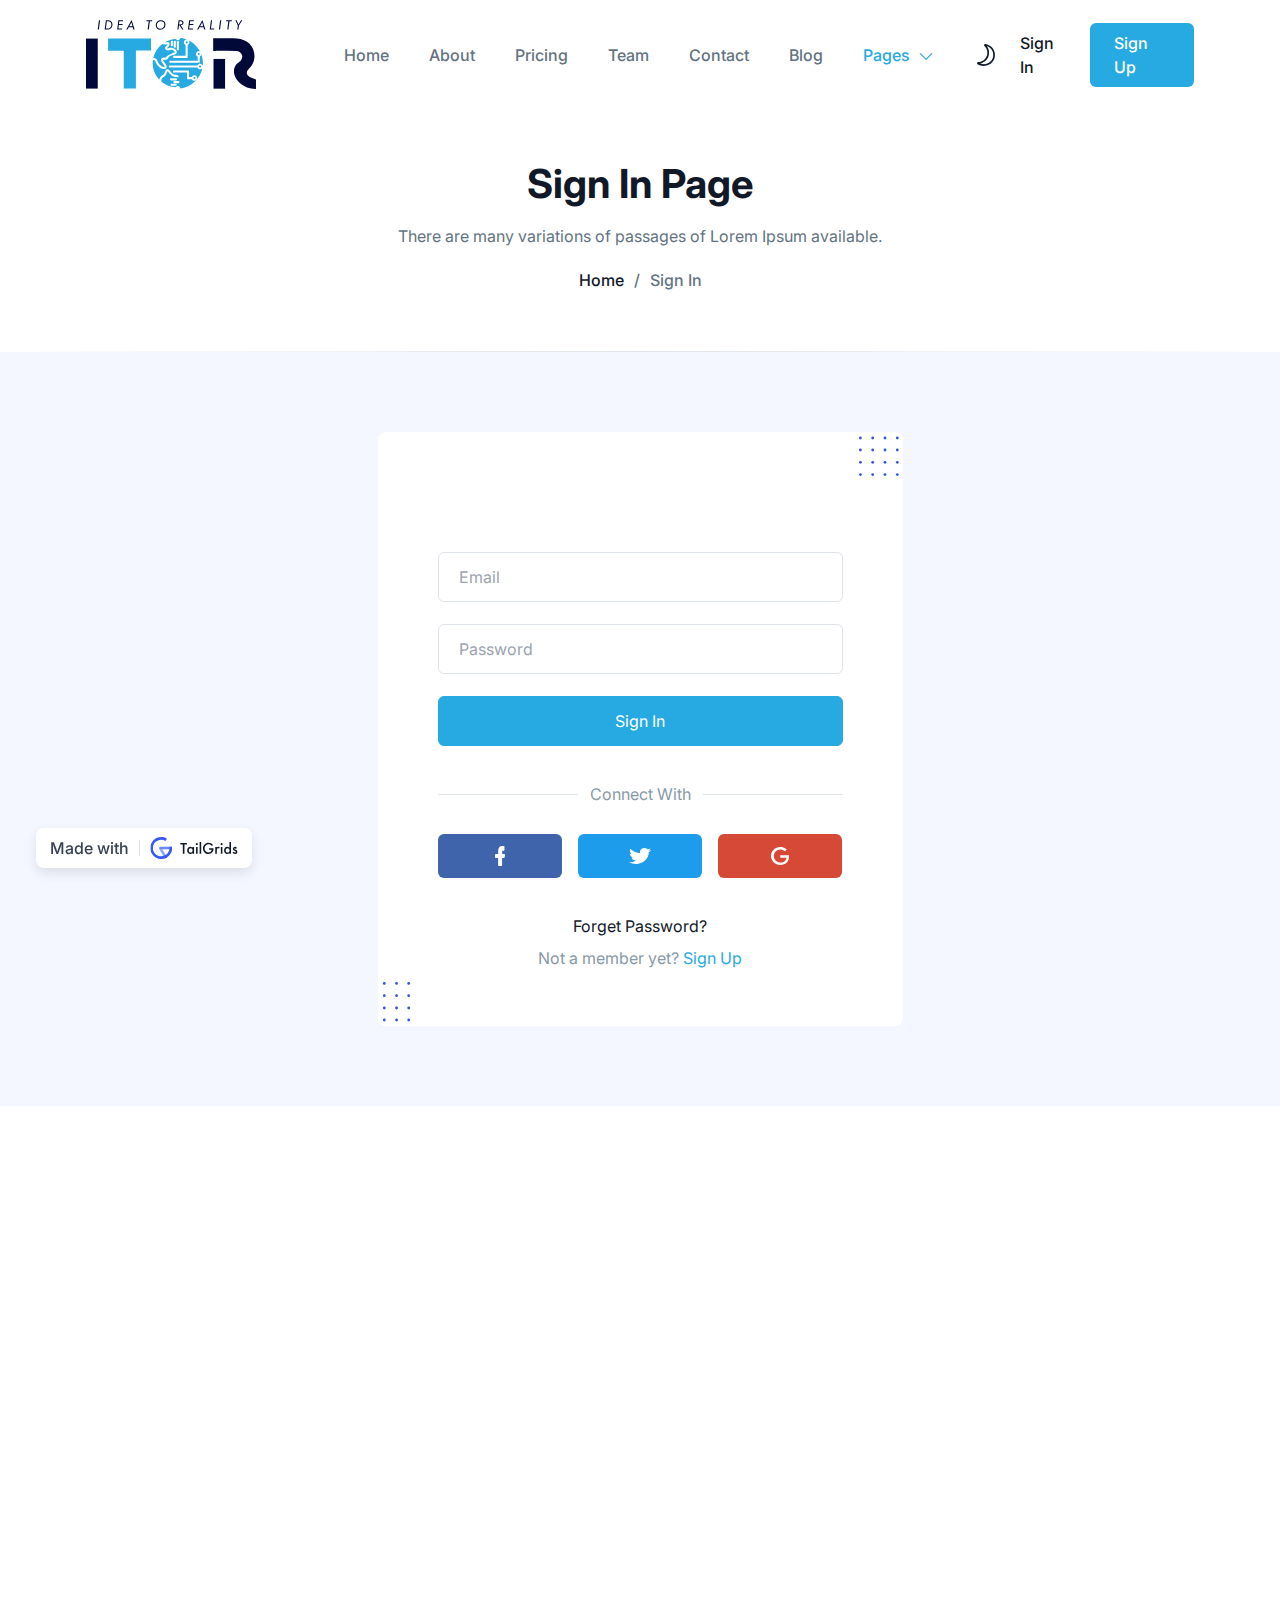
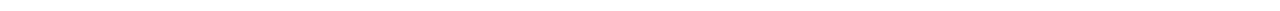
<file: signin.html>
<!DOCTYPE html>
<html lang="en">

<head>
  <meta charset="UTF-8" />
  <meta http-equiv="X-UA-Compatible" content="IE=edge" />
  <meta name="viewport" content="width=device-width, initial-scale=1.0" />
  <title>Sign In | Play Tailwind</title>
  <link rel="shortcut icon" href="assets/images/favicon.png" type="image/x-icon" />
  <link rel="stylesheet" href="assets/css/animate.css" />
  <link rel="stylesheet" href="assets/css/tailwind.css" />

  <!-- ==== WOW JS ==== -->
  <script src="assets/js/wow.min.js"></script>
  <script>
    new WOW().init();
  </script>
</head>

<body>
  <!-- ====== Navbar Section Start -->
  <div class="absolute top-0 left-0 z-40 flex items-center w-full bg-transparent ud-header">
    <div class="container">
      <div class="relative flex items-center justify-between -mx-4">
        <div class="max-w-full px-4 w-60">
          <a href="index.html" class="block w-full py-5 navbar-logo">
            <img src="assets/images/logo/logo.svg" alt="logo" class="w-full dark:hidden" />
            <img src="assets/images/logo/logo-white.svg" alt="logo" class="hidden w-full dark:block" />
          </a>
        </div>
        <div class="flex items-center justify-between w-full px-4">
          <div>
            <button id="navbarToggler"
              class="absolute right-4 top-1/2 block -translate-y-1/2 rounded-lg px-3 py-[6px] ring-primary focus:ring-2 lg:hidden">
              <span class="relative my-[6px] block h-[2px] w-[30px] bg-dark dark:bg-white"></span>
              <span class="relative my-[6px] block h-[2px] w-[30px] bg-dark dark:bg-white"></span>
              <span class="relative my-[6px] block h-[2px] w-[30px] bg-dark dark:bg-white"></span>
            </button>
            <nav id="navbarCollapse"
              class="absolute right-4 top-full hidden w-full max-w-[250px] rounded-lg bg-white dark:bg-dark-2 py-5 shadow-lg lg:static lg:block lg:w-full lg:max-w-full lg:bg-transparent dark:lg:bg-transparent lg:py-0 lg:px-4 lg:shadow-none xl:px-6">
              <ul class="blcok lg:flex 2xl:ml-20">
                <li class="relative group">
                  <a href="#home"
                    class="flex py-2 mx-8 text-base font-medium ud-menu-scroll text-dark dark:text-white group-hover:text-primary lg:mr-0 lg:inline-flex lg:py-6 lg:px-0 lg:text-body-color dark:lg:text-dark-6">
                    Home
                  </a>
                </li>
                <li class="relative group">
                  <a href="/#about"
                    class="flex py-2 mx-8 text-base font-medium ud-menu-scroll text-dark dark:text-white group-hover:text-primary lg:mr-0 lg:ml-7 lg:inline-flex lg:py-6 lg:px-0 lg:text-body-color dark:lg:text-dark-6 xl:ml-10">
                    About
                  </a>
                </li>
                <li class="relative group">
                  <a href="/#pricing"
                    class="flex py-2 mx-8 text-base font-medium ud-menu-scroll text-dark dark:text-white group-hover:text-primary lg:mr-0 lg:ml-7 lg:inline-flex lg:py-6 lg:px-0 lg:text-body-color dark:lg:text-dark-6 xl:ml-10">
                    Pricing
                  </a>
                </li>
                <li class="relative group">
                  <a href="/#team"
                    class="flex py-2 mx-8 text-base font-medium ud-menu-scroll text-dark dark:text-white group-hover:text-primary lg:mr-0 lg:ml-7 lg:inline-flex lg:py-6 lg:px-0 lg:text-body-color dark:lg:text-dark-6 xl:ml-10">
                    Team
                  </a>
                </li>
                <li class="relative group">
                  <a href="/#contact"
                    class="flex py-2 mx-8 text-base font-medium ud-menu-scroll text-dark dark:text-white group-hover:text-primary lg:mr-0 lg:ml-7 lg:inline-flex lg:py-6 lg:px-0 lg:text-body-color dark:lg:text-dark-6 xl:ml-10">
                    Contact
                  </a>
                </li>
                <li class="relative group">
                  <a href="blog-grids.html"
                    class="flex py-2 mx-8 text-base font-medium ud-menu-scroll text-dark dark:text-white group-hover:text-primary lg:mr-0 lg:ml-7 lg:inline-flex lg:py-6 lg:px-0 lg:text-body-color dark:lg:text-dark-6 xl:ml-10">
                    Blog
                  </a>
                </li>
                <li class="relative submenu-item group">
                  <a href="javascript:void(0)"
                    class="relative flex items-center justify-between py-2 mx-8 text-base font-medium text-primary group-hover:text-primary lg:mr-0 lg:ml-8 lg:inline-flex lg:py-6 lg:pl-0 lg:pr-4 xl:ml-10">
                    Pages

                    <svg class="ml-2 fill-current" width="16" height="20" viewBox="0 0 16 20" fill="none"
                      xmlns="http://www.w3.org/2000/svg">
                      <path
                        d="M7.99999 14.9C7.84999 14.9 7.72499 14.85 7.59999 14.75L1.84999 9.10005C1.62499 8.87505 1.62499 8.52505 1.84999 8.30005C2.07499 8.07505 2.42499 8.07505 2.64999 8.30005L7.99999 13.525L13.35 8.25005C13.575 8.02505 13.925 8.02505 14.15 8.25005C14.375 8.47505 14.375 8.82505 14.15 9.05005L8.39999 14.7C8.27499 14.825 8.14999 14.9 7.99999 14.9Z" />
                    </svg>
                  </a>
                  <div
                    class="submenu relative top-full left-0 hidden w-[250px] rounded-sm bg-white dark:bg-dark-2 p-4 transition-[top] duration-300 group-hover:opacity-100 lg:invisible lg:absolute lg:top-[110%] lg:block lg:opacity-0 lg:shadow-lg lg:group-hover:visible lg:group-hover:top-full">
                    <a href="about.html"
                      class="block rounded py-[10px] px-4 text-sm text-body-color dark:text-dark-6 hover:text-primary dark:hover:text-primary">
                      About Page
                    </a>
                    <a href="pricing.html"
                      class="block rounded py-[10px] px-4 text-sm text-body-color dark:text-dark-6 hover:text-primary dark:hover:text-primary">
                      Pricing Page
                    </a>
                    <a href="contact.html"
                      class="block rounded py-[10px] px-4 text-sm text-body-color dark:text-dark-6 hover:text-primary dark:hover:text-primary">
                      Contact Page
                    </a>
                    <a href="blog-grids.html"
                      class="block rounded py-[10px] px-4 text-sm text-body-color dark:text-dark-6 hover:text-primary dark:hover:text-primary">
                      Blog Grid Page
                    </a>
                    <a href="blog-details.html"
                      class="block rounded py-[10px] px-4 text-sm text-body-color dark:text-dark-6 hover:text-primary dark:hover:text-primary">
                      Blog Details Page
                    </a>

                    <a href="signup.html"
                      class="block rounded py-[10px] px-4 text-sm text-body-color dark:text-dark-6 hover:text-primary dark:hover:text-primary">
                      Sign Up Page
                    </a>
                    <a href="signin.html"
                      class="block rounded py-[10px] px-4 text-sm text-primary hover:text-primary dark:hover:text-primary">
                      Sign In Page
                    </a>
                    <a href="404.html"
                      class="block rounded py-[10px] px-4 text-sm text-body-color dark:text-dark-6 hover:text-primary dark:hover:text-primary">
                      404 Page
                    </a>
                  </div>
                </li>
              </ul>
            </nav>
          </div>
          <div class="flex items-center justify-end pr-16 lg:pr-0">
            <label for="themeSwitcher" class="inline-flex items-center cursor-pointer" aria-label="themeSwitcher"
              name="themeSwitcher">
              <input type="checkbox" name="themeSwitcher" id="themeSwitcher" class="sr-only" />
              <span class="block text-dark dark:hidden dark:text-white">
                <svg
                  class="fill-current"
                  width="24"
                  height="24"
                  viewBox="0 0 24 24"
                  fill="none"
                  xmlns="http://www.w3.org/2000/svg"
                >
                  <path
                    d="M13.3125 1.50001C12.675 1.31251 12.0375 1.16251 11.3625 1.05001C10.875 0.975006 10.35 1.23751 10.1625 1.68751C9.93751 2.13751 10.05 2.70001 10.425 3.00001C13.0875 5.47501 14.0625 9.11251 12.975 12.525C11.775 16.3125 8.25001 18.975 4.16251 19.0875C3.63751 19.0875 3.22501 19.425 3.07501 19.9125C2.92501 20.4 3.15001 20.925 3.56251 21.1875C4.50001 21.75 5.43751 22.2 6.37501 22.5C7.46251 22.8375 8.58751 22.9875 9.71251 22.9875C11.625 22.9875 13.5 22.5 15.1875 21.5625C17.85 20.1 19.725 17.7375 20.55 14.8875C22.1625 9.26251 18.975 3.37501 13.3125 1.50001ZM18.9375 14.4C18.2625 16.8375 16.6125 18.825 14.4 20.0625C12.075 21.3375 9.41251 21.6 6.90001 20.85C6.63751 20.775 6.33751 20.6625 6.07501 20.55C10.05 19.7625 13.35 16.9125 14.5875 13.0125C15.675 9.56251 15 5.92501 12.7875 3.07501C17.5875 4.68751 20.2875 9.67501 18.9375 14.4Z"
                  />
                </svg>
              </span>
              <span class="hidden text-dark dark:block dark:text-white">
                <svg
                  class="fill-current"
                  width="24"
                  height="24"
                  viewBox="0 0 24 24"
                  fill="none"
                  xmlns="http://www.w3.org/2000/svg"
                >
                  <g clip-path="url(#clip0_2172_3070)">
                    <path
                      d="M12 6.89999C9.18752 6.89999 6.90002 9.18749 6.90002 12C6.90002 14.8125 9.18752 17.1 12 17.1C14.8125 17.1 17.1 14.8125 17.1 12C17.1 9.18749 14.8125 6.89999 12 6.89999ZM12 15.4125C10.125 15.4125 8.58752 13.875 8.58752 12C8.58752 10.125 10.125 8.58749 12 8.58749C13.875 8.58749 15.4125 10.125 15.4125 12C15.4125 13.875 13.875 15.4125 12 15.4125Z"
                    />
                    <path
                      d="M12 4.2375C12.45 4.2375 12.8625 3.8625 12.8625 3.375V1.5C12.8625 1.05 12.4875 0.637497 12 0.637497C11.55 0.637497 11.1375 1.0125 11.1375 1.5V3.4125C11.175 3.8625 11.55 4.2375 12 4.2375Z"
                    />
                    <path
                      d="M12 19.7625C11.55 19.7625 11.1375 20.1375 11.1375 20.625V22.5C11.1375 22.95 11.5125 23.3625 12 23.3625C12.45 23.3625 12.8625 22.9875 12.8625 22.5V20.5875C12.8625 20.1375 12.45 19.7625 12 19.7625Z"
                    />
                    <path
                      d="M18.1125 6.74999C18.3375 6.74999 18.5625 6.67499 18.7125 6.48749L19.9125 5.28749C20.25 4.94999 20.25 4.42499 19.9125 4.08749C19.575 3.74999 19.05 3.74999 18.7125 4.08749L17.5125 5.28749C17.175 5.62499 17.175 6.14999 17.5125 6.48749C17.6625 6.67499 17.8875 6.74999 18.1125 6.74999Z"
                    />
                    <path
                      d="M5.32501 17.5125L4.12501 18.675C3.78751 19.0125 3.78751 19.5375 4.12501 19.875C4.27501 20.025 4.50001 20.1375 4.72501 20.1375C4.95001 20.1375 5.17501 20.0625 5.32501 19.875L6.52501 18.675C6.86251 18.3375 6.86251 17.8125 6.52501 17.475C6.18751 17.175 5.62501 17.175 5.32501 17.5125Z"
                    />
                    <path
                      d="M22.5 11.175H20.5875C20.1375 11.175 19.725 11.55 19.725 12.0375C19.725 12.4875 20.1 12.9 20.5875 12.9H22.5C22.95 12.9 23.3625 12.525 23.3625 12.0375C23.3625 11.55 22.95 11.175 22.5 11.175Z"
                    />
                    <path
                      d="M4.23751 12C4.23751 11.55 3.86251 11.1375 3.37501 11.1375H1.50001C1.05001 11.1375 0.637512 11.5125 0.637512 12C0.637512 12.45 1.01251 12.8625 1.50001 12.8625H3.41251C3.86251 12.8625 4.23751 12.45 4.23751 12Z"
                    />
                    <path
                      d="M18.675 17.5125C18.3375 17.175 17.8125 17.175 17.475 17.5125C17.1375 17.85 17.1375 18.375 17.475 18.7125L18.675 19.9125C18.825 20.0625 19.05 20.175 19.275 20.175C19.5 20.175 19.725 20.1 19.875 19.9125C20.2125 19.575 20.2125 19.05 19.875 18.7125L18.675 17.5125Z"
                    />
                    <path
                      d="M5.32501 4.125C4.98751 3.7875 4.46251 3.7875 4.12501 4.125C3.78751 4.4625 3.78751 4.9875 4.12501 5.325L5.32501 6.525C5.47501 6.675 5.70001 6.7875 5.92501 6.7875C6.15001 6.7875 6.37501 6.7125 6.52501 6.525C6.86251 6.1875 6.86251 5.6625 6.52501 5.325L5.32501 4.125Z"
                    />
                  </g>
                  <defs>
                    <clipPath id="clip0_2172_3070">
                      <rect width="24" height="24" fill="white" />
                    </clipPath>
                  </defs>
                </svg>
              </span>
            </label>
            <div class="hidden sm:flex">
              <a href="signin.html"
                class="loginBtn py-2 px-[22px] text-base font-medium text-dark dark:text-white hover:opacity-70">
                Sign In
              </a>
              <a href="signup.html"
                class="px-6 py-2 text-base font-medium text-white duration-300 ease-in-out rounded-md signUpBtn bg-primary hover:bg-blue-dark">
                Sign Up
              </a>
            </div>
          </div>
        </div>
      </div>
    </div>
  </div>
  <!-- ====== Navbar Section End -->

  <!-- ====== Banner Section Start -->
  <div class="relative z-10 overflow-hidden pt-[120px] pb-[60px] md:pt-[130px] lg:pt-[160px] dark:bg-dark">
    <div
      class="absolute bottom-0 left-0 w-full h-px bg-gradient-to-r from-stroke/0 via-stroke dark:via-dark-3 to-stroke/0">
    </div>
    <div class="container">
      <div class="flex flex-wrap items-center -mx-4">
        <div class="w-full px-4">
          <div class="text-center">
            <h1 class="mb-4 text-3xl font-bold text-dark dark:text-white sm:text-4xl md:text-[40px] md:leading-[1.2]">
              Sign In Page</h1>
            <p class="mb-5 text-base text-body-color dark:text-dark-6">
              There are many variations of passages of Lorem Ipsum available.
            </p>

            <ul class="flex items-center justify-center gap-[10px]">
              <li>
                <a href="index.html"
                  class="flex items-center gap-[10px] text-base font-medium text-dark dark:text-white">
                  Home
                </a>
              </li>
              <li>
                <a href="javascript:void(0)" class="flex items-center gap-[10px] text-base font-medium text-body-color">
                  <span class="text-body-color dark:text-dark-6"> / </span>
                  Sign In
                </a>
              </li>
            </ul>
          </div>
        </div>
      </div>
    </div>
  </div>
  <!-- ====== Banner Section End -->

  <!-- ====== Forms Section Start -->
  <section class="bg-[#F4F7FF] py-14 lg:py-20 dark:bg-dark">
    <div class="container">
      <div class="flex flex-wrap -mx-4">
        <div class="w-full px-4">
          <div
            class="wow fadeInUp relative mx-auto max-w-[525px] overflow-hidden rounded-lg bg-white dark:bg-dark-2 py-14 px-8 text-center sm:px-12 md:px-[60px]"
            data-wow-delay=".15s">
            <div class="mb-10 text-center">
              <a href="javascript:void(0)" class="mx-auto inline-block max-w-[160px]">
                <img src="assets/images/logo/logo.svg" alt="logo" class="dark:hidden" />
                <img src="assets/images/logo/logo-white.svg" alt="logo" class="hidden dark:block" />
              </a>
            </div>
            <form>
              <div class="mb-[22px]">
                <input type="email" placeholder="Email"
                  class="w-full px-5 py-3 text-base transition bg-transparent border rounded-md outline-none border-stroke dark:border-dark-3 text-body-color dark:text-dark-6 placeholder:text-dark-6 focus:border-primary dark:focus:border-primary focus-visible:shadow-none" />
              </div>
              <div class="mb-[22px]">
                <input type="password" placeholder="Password"
                  class="w-full px-5 py-3 text-base transition bg-transparent border rounded-md outline-none border-stroke dark:border-dark-3 text-body-color dark:text-dark-6 placeholder:text-dark-6 focus:border-primary dark:focus:border-primary focus-visible:shadow-none" />
              </div>
              <div class="mb-9">
                <input type="submit" value="Sign In"
                  class="w-full px-5 py-3 text-base text-white transition duration-300 ease-in-out border rounded-md cursor-pointer border-primary bg-primary hover:bg-blue-dark" />
              </div>
            </form>
            <span class="relative block text-center z-1 mb-7">
              <span class="absolute left-0 block w-full h-px -z-1 top-1/2 bg-stroke dark:bg-dark-3"></span>
              <span class="relative z-10 inline-block px-3 text-base bg-white dark:bg-dark-2 text-body-secondary">Connect With</span>
            </span>
            <ul class="flex justify-between -mx-2 mb-9">
              <li class="w-full px-2">
                <a href="javascript:void(0)"
                  class="flex h-11 items-center justify-center rounded-md bg-[#4064AC] transition hover:bg-opacity-90">
                  <svg width="10" height="20" viewBox="0 0 10 20" fill="none" xmlns="http://www.w3.org/2000/svg">
                    <path
                      d="M9.29878 8H7.74898H7.19548V7.35484V5.35484V4.70968H7.74898H8.91133C9.21575 4.70968 9.46483 4.45161 9.46483 4.06452V0.645161C9.46483 0.290323 9.24343 0 8.91133 0H6.89106C4.70474 0 3.18262 1.80645 3.18262 4.48387V7.29032V7.93548H2.62912H0.747223C0.359774 7.93548 0 8.29032 0 8.80645V11.129C0 11.5806 0.304424 12 0.747223 12H2.57377H3.12727V12.6452V19.129C3.12727 19.5806 3.43169 20 3.87449 20H6.47593C6.64198 20 6.78036 19.9032 6.89106 19.7742C7.00176 19.6452 7.08478 19.4194 7.08478 19.2258V12.6774V12.0323H7.66596H8.91133C9.2711 12.0323 9.54785 11.7742 9.6032 11.3871V11.3548V11.3226L9.99065 9.09677C10.0183 8.87097 9.99065 8.6129 9.8246 8.35484C9.76925 8.19355 9.52018 8.03226 9.29878 8Z"
                      fill="white" />
                  </svg>
                </a>
              </li>
              <li class="w-full px-2">
                <a href="javascript:void(0)"
                  class="flex h-11 items-center justify-center rounded-md bg-[#1C9CEA] transition hover:bg-opacity-90">
                  <svg width="22" height="16" viewBox="0 0 22 16" fill="none" xmlns="http://www.w3.org/2000/svg">
                    <path
                      d="M19.5516 2.75538L20.9 1.25245C21.2903 0.845401 21.3968 0.53229 21.4323 0.375734C20.3677 0.939335 19.3742 1.1272 18.7355 1.1272H18.4871L18.3452 1.00196C17.4935 0.344423 16.429 0 15.2935 0C12.8097 0 10.8581 1.81605 10.8581 3.91389C10.8581 4.03914 10.8581 4.22701 10.8935 4.35225L11 4.97847L10.2548 4.94716C5.7129 4.82192 1.9871 1.37769 1.38387 0.782779C0.390323 2.34834 0.958064 3.85127 1.56129 4.79061L2.76774 6.54403L0.851613 5.6047C0.887097 6.91977 1.45484 7.95303 2.55484 8.7045L3.5129 9.33072L2.55484 9.67515C3.15806 11.272 4.50645 11.9296 5.5 12.18L6.8129 12.4932L5.57097 13.2446C3.58387 14.4971 1.1 14.4031 0 14.3092C2.23548 15.6869 4.89677 16 6.74194 16C8.12581 16 9.15484 15.8748 9.40322 15.7808C19.3387 13.7143 19.8 5.8865 19.8 4.32094V4.10176L20.0129 3.97652C21.2194 2.97456 21.7161 2.44227 22 2.12916C21.8935 2.16047 21.7516 2.22309 21.6097 2.2544L19.5516 2.75538Z"
                      fill="white" />
                  </svg>
                </a>
              </li>
              <li class="w-full px-2">
                <a href="javascript:void(0)"
                  class="flex h-11 items-center justify-center rounded-md bg-[#D64937] transition hover:bg-opacity-90">
                  <svg width="18" height="18" viewBox="0 0 18 18" fill="none" xmlns="http://www.w3.org/2000/svg">
                    <path
                      d="M17.8477 8.17132H9.29628V10.643H15.4342C15.1065 14.0743 12.2461 15.5574 9.47506 15.5574C5.95916 15.5574 2.8306 12.8821 2.8306 9.01461C2.8306 5.29251 5.81018 2.47185 9.47506 2.47185C12.2759 2.47185 13.9742 4.24567 13.9742 4.24567L15.7024 2.47185C15.7024 2.47185 13.3783 0.000145544 9.35587 0.000145544C4.05223 -0.0289334 0 4.30383 0 8.98553C0 13.5218 3.81386 18 9.44526 18C14.4212 18 17.9967 14.7141 17.9967 9.79974C18.0264 8.78198 17.8477 8.17132 17.8477 8.17132Z"
                      fill="white" />
                  </svg>
                </a>
              </li>
            </ul>
            <a href="javascript:void(0)" class="inline-block mb-2 text-base text-dark dark:text-white hover:text-primary dark:hover:text-primary">
              Forget Password?
            </a>
            <p class="text-base text-body-secondary">
              Not a member yet?
              <a href="signup.html" class="text-primary hover:underline">
                Sign Up
              </a>
            </p>

            <div>
              <span class="absolute top-1 right-1">
                <svg width="40" height="40" viewBox="0 0 40 40" fill="none" xmlns="http://www.w3.org/2000/svg">
                  <circle cx="1.39737" cy="38.6026" r="1.39737" transform="rotate(-90 1.39737 38.6026)"
                    fill="#3056D3" />
                  <circle cx="1.39737" cy="1.99122" r="1.39737" transform="rotate(-90 1.39737 1.99122)"
                    fill="#3056D3" />
                  <circle cx="13.6943" cy="38.6026" r="1.39737" transform="rotate(-90 13.6943 38.6026)"
                    fill="#3056D3" />
                  <circle cx="13.6943" cy="1.99122" r="1.39737" transform="rotate(-90 13.6943 1.99122)"
                    fill="#3056D3" />
                  <circle cx="25.9911" cy="38.6026" r="1.39737" transform="rotate(-90 25.9911 38.6026)"
                    fill="#3056D3" />
                  <circle cx="25.9911" cy="1.99122" r="1.39737" transform="rotate(-90 25.9911 1.99122)"
                    fill="#3056D3" />
                  <circle cx="38.288" cy="38.6026" r="1.39737" transform="rotate(-90 38.288 38.6026)" fill="#3056D3" />
                  <circle cx="38.288" cy="1.99122" r="1.39737" transform="rotate(-90 38.288 1.99122)" fill="#3056D3" />
                  <circle cx="1.39737" cy="26.3057" r="1.39737" transform="rotate(-90 1.39737 26.3057)"
                    fill="#3056D3" />
                  <circle cx="13.6943" cy="26.3057" r="1.39737" transform="rotate(-90 13.6943 26.3057)"
                    fill="#3056D3" />
                  <circle cx="25.9911" cy="26.3057" r="1.39737" transform="rotate(-90 25.9911 26.3057)"
                    fill="#3056D3" />
                  <circle cx="38.288" cy="26.3057" r="1.39737" transform="rotate(-90 38.288 26.3057)" fill="#3056D3" />
                  <circle cx="1.39737" cy="14.0086" r="1.39737" transform="rotate(-90 1.39737 14.0086)"
                    fill="#3056D3" />
                  <circle cx="13.6943" cy="14.0086" r="1.39737" transform="rotate(-90 13.6943 14.0086)"
                    fill="#3056D3" />
                  <circle cx="25.9911" cy="14.0086" r="1.39737" transform="rotate(-90 25.9911 14.0086)"
                    fill="#3056D3" />
                  <circle cx="38.288" cy="14.0086" r="1.39737" transform="rotate(-90 38.288 14.0086)" fill="#3056D3" />
                </svg>
              </span>
              <span class="absolute left-1 bottom-1">
                <svg width="29" height="40" viewBox="0 0 29 40" fill="none" xmlns="http://www.w3.org/2000/svg">
                  <circle cx="2.288" cy="25.9912" r="1.39737" transform="rotate(-90 2.288 25.9912)" fill="#3056D3" />
                  <circle cx="14.5849" cy="25.9911" r="1.39737" transform="rotate(-90 14.5849 25.9911)"
                    fill="#3056D3" />
                  <circle cx="26.7216" cy="25.9911" r="1.39737" transform="rotate(-90 26.7216 25.9911)"
                    fill="#3056D3" />
                  <circle cx="2.288" cy="13.6944" r="1.39737" transform="rotate(-90 2.288 13.6944)" fill="#3056D3" />
                  <circle cx="14.5849" cy="13.6943" r="1.39737" transform="rotate(-90 14.5849 13.6943)"
                    fill="#3056D3" />
                  <circle cx="26.7216" cy="13.6943" r="1.39737" transform="rotate(-90 26.7216 13.6943)"
                    fill="#3056D3" />
                  <circle cx="2.288" cy="38.0087" r="1.39737" transform="rotate(-90 2.288 38.0087)" fill="#3056D3" />
                  <circle cx="2.288" cy="1.39739" r="1.39737" transform="rotate(-90 2.288 1.39739)" fill="#3056D3" />
                  <circle cx="14.5849" cy="38.0089" r="1.39737" transform="rotate(-90 14.5849 38.0089)"
                    fill="#3056D3" />
                  <circle cx="26.7216" cy="38.0089" r="1.39737" transform="rotate(-90 26.7216 38.0089)"
                    fill="#3056D3" />
                  <circle cx="14.5849" cy="1.39761" r="1.39737" transform="rotate(-90 14.5849 1.39761)"
                    fill="#3056D3" />
                  <circle cx="26.7216" cy="1.39761" r="1.39737" transform="rotate(-90 26.7216 1.39761)"
                    fill="#3056D3" />
                </svg>
              </span>
            </div>
          </div>
        </div>
      </div>
    </div>
  </section>
  <!-- ====== Forms Section End -->

  <!-- ====== Footer Section Start -->
  <footer class="wow fadeInUp relative z-10 bg-[#090E34] pt-20 lg:pt-[100px]" data-wow-delay=".15s">
    <div class="container">
      <div class="flex flex-wrap -mx-4">
        <div class="w-full px-4 sm:w-1/2 md:w-1/2 lg:w-4/12 xl:w-3/12">
          <div class="w-full mb-10">
            <a href="javascript:void(0)" class="mb-6 inline-block max-w-[160px]">
              <img src="assets/images/logo/logo-white.svg" alt="logo" class="max-w-full" />
            </a>
            <p class="mb-8 max-w-[270px] text-base text-gray-7">
              We create digital experiences for brands and companies by using
              technology.
            </p>
            <div class="flex items-center -mx-3">
              <a href="javascript:void(0)" class="px-3 text-gray-7 hover:text-white">
                <svg width="22" height="22" viewBox="0 0 22 22" fill="none" xmlns="http://www.w3.org/2000/svg"
                  class="fill-current">
                  <path
                    d="M16.294 8.86875H14.369H13.6815V8.18125V6.05V5.3625H14.369H15.8128C16.1909 5.3625 16.5003 5.0875 16.5003 4.675V1.03125C16.5003 0.653125 16.2253 0.34375 15.8128 0.34375H13.3034C10.5878 0.34375 8.69714 2.26875 8.69714 5.12187V8.1125V8.8H8.00964H5.67214C5.19089 8.8 4.74402 9.17812 4.74402 9.72812V12.2031C4.74402 12.6844 5.12214 13.1313 5.67214 13.1313H7.94089H8.62839V13.8188V20.7281C8.62839 21.2094 9.00652 21.6562 9.55652 21.6562H12.7878C12.994 21.6562 13.1659 21.5531 13.3034 21.4156C13.4409 21.2781 13.544 21.0375 13.544 20.8312V13.8531V13.1656H14.2659H15.8128C16.2596 13.1656 16.6034 12.8906 16.6721 12.4781V12.4438V12.4094L17.1534 10.0375C17.1878 9.79688 17.1534 9.52187 16.9471 9.24687C16.8784 9.075 16.569 8.90312 16.294 8.86875Z" />
                </svg>
              </a>
              <a href="javascript:void(0)" class="px-3 text-gray-7 hover:text-white">
                <svg width="22" height="22" viewBox="0 0 22 22" fill="none" xmlns="http://www.w3.org/2000/svg"
                  class="fill-current">
                  <path
                    d="M20.1236 5.91236C20.2461 5.76952 20.0863 5.58286 19.905 5.64972C19.5004 5.79896 19.1306 5.8974 18.5837 5.95817C19.2564 5.58362 19.5693 5.04828 19.8237 4.39259C19.885 4.23443 19.7 4.09092 19.5406 4.16647C18.8931 4.47345 18.1945 4.70121 17.4599 4.83578C16.7338 4.11617 15.6988 3.6665 14.5539 3.6665C12.3554 3.6665 10.5725 5.32454 10.5725 7.36908C10.5725 7.65933 10.6081 7.94206 10.6752 8.21276C7.51486 8.06551 4.6968 6.71359 2.73896 4.64056C2.60477 4.49848 2.36128 4.51734 2.27772 4.69063C2.05482 5.15296 1.93056 5.66584 1.93056 6.20582C1.93056 7.49014 2.6332 8.62331 3.70132 9.28732C3.22241 9.27293 2.76441 9.17961 2.34234 9.02125C2.13684 8.94416 1.90127 9.07964 1.92888 9.28686C2.14084 10.8781 3.42915 12.1909 5.09205 12.5011C4.75811 12.586 4.40639 12.6311 4.04253 12.6311C3.95431 12.6311 3.86685 12.6284 3.78019 12.6231C3.55967 12.6094 3.38044 12.8067 3.47499 12.9954C4.09879 14.2404 5.44575 15.1096 7.0132 15.1367C5.65077 16.13 3.93418 16.7218 2.06882 16.7218C1.83882 16.7218 1.74015 17.0175 1.9442 17.1178C3.52016 17.8924 5.31487 18.3332 7.22182 18.3332C14.545 18.3332 18.549 12.6914 18.549 7.79843C18.549 7.63827 18.545 7.47811 18.5377 7.31945C19.1321 6.92012 19.6664 6.44528 20.1236 5.91236Z" />
                </svg>
              </a>
              <a href="javascript:void(0)" class="px-3 text-gray-7 hover:text-white">
                <svg width="22" height="22" viewBox="0 0 22 22" fill="none" xmlns="http://www.w3.org/2000/svg"
                  class="fill-current">
                  <path
                    d="M11.0297 14.4305C12.9241 14.4305 14.4598 12.8948 14.4598 11.0004C14.4598 9.10602 12.9241 7.57031 11.0297 7.57031C9.13529 7.57031 7.59958 9.10602 7.59958 11.0004C7.59958 12.8948 9.13529 14.4305 11.0297 14.4305Z" />
                  <path
                    d="M14.7554 1.8335H7.24463C4.25807 1.8335 1.83334 4.25823 1.83334 7.24479V14.6964C1.83334 17.7421 4.25807 20.1668 7.24463 20.1668H14.6962C17.7419 20.1668 20.1667 17.7421 20.1667 14.7555V7.24479C20.1667 4.25823 17.7419 1.8335 14.7554 1.8335ZM11.0296 15.4948C8.51614 15.4948 6.53496 13.4545 6.53496 11.0002C6.53496 8.54586 8.54571 6.50554 11.0296 6.50554C13.4839 6.50554 15.4946 8.54586 15.4946 11.0002C15.4946 13.4545 13.5134 15.4948 11.0296 15.4948ZM17.2393 6.91952C16.9436 7.24479 16.5 7.42221 15.9973 7.42221C15.5538 7.42221 15.1102 7.24479 14.7554 6.91952C14.4301 6.59425 14.2527 6.18027 14.2527 5.67758C14.2527 5.17489 14.4301 4.79049 14.7554 4.43565C15.0807 4.08081 15.4946 3.90339 15.9973 3.90339C16.4409 3.90339 16.914 4.08081 17.2393 4.40608C17.535 4.79049 17.7419 5.23403 17.7419 5.70715C17.7124 6.18027 17.535 6.59425 17.2393 6.91952Z" />
                  <path
                    d="M16.0276 4.96777C15.6432 4.96777 15.318 5.29304 15.318 5.67745C15.318 6.06186 15.6432 6.38713 16.0276 6.38713C16.412 6.38713 16.7373 6.06186 16.7373 5.67745C16.7373 5.29304 16.4416 4.96777 16.0276 4.96777Z" />
                </svg>
              </a>
              <a href="javascript:void(0)" class="px-3 text-gray-7 hover:text-white">
                <svg width="22" height="22" viewBox="0 0 22 22" fill="none" xmlns="http://www.w3.org/2000/svg"
                  class="fill-current">
                  <path
                    d="M18.8065 1.8335H3.16399C2.42474 1.8335 1.83334 2.42489 1.83334 3.16414V18.8362C1.83334 19.5459 2.42474 20.1668 3.16399 20.1668H18.7473C19.4866 20.1668 20.078 19.5754 20.078 18.8362V3.13457C20.1371 2.42489 19.5457 1.8335 18.8065 1.8335ZM7.24464 17.4168H4.55379V8.69371H7.24464V17.4168ZM5.88443 7.48135C4.99733 7.48135 4.31721 6.77167 4.31721 5.91414C4.31721 5.05661 5.0269 4.34694 5.88443 4.34694C6.74196 4.34694 7.45163 5.05661 7.45163 5.91414C7.45163 6.77167 6.8011 7.48135 5.88443 7.48135ZM17.4463 17.4168H14.7554V13.1883C14.7554 12.183 14.7258 10.8523 13.336 10.8523C11.9167 10.8523 11.7097 11.976 11.7097 13.0996V17.4168H9.01884V8.69371H11.6506V9.90608H11.6801C12.0645 9.1964 12.9221 8.48672 14.2527 8.48672C17.0027 8.48672 17.5054 10.2609 17.5054 12.6856V17.4168H17.4463Z" />
                </svg>
              </a>
            </div>
          </div>
        </div>
        <div class="w-full px-4 sm:w-1/2 md:w-1/2 lg:w-2/12 xl:w-2/12">
          <div class="w-full mb-10">
            <h4 class="text-lg font-semibold text-white mb-9">About Us</h4>
            <ul>
              <li>
                <a href="javascript:void(0)" class="inline-block mb-3 text-base text-gray-7 hover:text-primary">
                  Home
                </a>
              </li>
              <li>
                <a href="javascript:void(0)" class="inline-block mb-3 text-base text-gray-7 hover:text-primary">
                  Features
                </a>
              </li>
              <li>
                <a href="javascript:void(0)" class="inline-block mb-3 text-base text-gray-7 hover:text-primary">
                  About
                </a>
              </li>
              <li>
                <a href="javascript:void(0)" class="inline-block mb-3 text-base text-gray-7 hover:text-primary">
                  Testimonial
                </a>
              </li>
            </ul>
          </div>
        </div>
        <div class="w-full px-4 sm:w-1/2 md:w-1/2 lg:w-3/12 xl:w-2/12">
          <div class="w-full mb-10">
            <h4 class="text-lg font-semibold text-white mb-9">Features</h4>
            <ul>
              <li>
                <a href="javascript:void(0)" class="inline-block mb-3 text-base text-gray-7 hover:text-primary">
                  How it works
                </a>
              </li>
              <li>
                <a href="javascript:void(0)" class="inline-block mb-3 text-base text-gray-7 hover:text-primary">
                  Privacy policy
                </a>
              </li>
              <li>
                <a href="javascript:void(0)" class="inline-block mb-3 text-base text-gray-7 hover:text-primary">
                  Terms of Service
                </a>
              </li>
              <li>
                <a href="javascript:void(0)" class="inline-block mb-3 text-base text-gray-7 hover:text-primary">
                  Refund policy
                </a>
              </li>
            </ul>
          </div>
        </div>
        <div class="w-full px-4 sm:w-1/2 md:w-1/2 lg:w-3/12 xl:w-2/12">
          <div class="w-full mb-10">
            <h4 class="text-lg font-semibold text-white mb-9">
              Our Products
            </h4>
            <ul>
              <li>
                <a href="javascript:void(0)" class="inline-block mb-3 text-base text-gray-7 hover:text-primary">
                  LineIcons
                </a>
              </li>
              <li>
                <a href="javascript:void(0)" class="inline-block mb-3 text-base text-gray-7 hover:text-primary">
                  Ecommerce HTML
                </a>
              </li>
              <li>
                <a href="javascript:void(0)" class="inline-block mb-3 text-base text-gray-7 hover:text-primary">
                  TailAdmin
                </a>
              </li>
              <li>
                <a href="javascript:void(0)" class="inline-block mb-3 text-base text-gray-7 hover:text-primary">
                  PlainAdmin
                </a>
              </li>
            </ul>
          </div>
        </div>
        <div class="w-full px-4 md:w-2/3 lg:w-6/12 xl:w-3/12">
          <div class="w-full mb-10">
            <h4 class="text-lg font-semibold text-white mb-9">Latest blog</h4>
            <div class="flex flex-col gap-8">
              <a href="blog-details.html" class="group flex items-center gap-[22px]">
                <div class="overflow-hidden rounded">
                  <img src="./assets/images/blog/blog-footer-01.jpg" alt="blog">
                </div>
                <span class="max-w-[180px] text-gray-7 text-base group-hover:text-white">
                  I think really important to design with...
                </span>
              </a>
              <a href="blog-details.html" class="group flex items-center gap-[22px]">
                <div class="overflow-hidden rounded">
                  <img src="./assets/images/blog/blog-footer-02.jpg" alt="blog">
                </div>
                <span class="max-w-[180px] text-gray-7 text-base group-hover:text-white">
                  Recognizing the need is the primary...
                </span>
              </a>
            </div>
          </div>
        </div>
      </div>
    </div>

    <div class="mt-12 border-t border-[#8890A4] border-opacity-40 py-8 lg:mt-[60px]">
      <div class="container">
        <div class="flex flex-wrap -mx-4">
          <div class="w-full px-4 md:w-2/3 lg:w-1/2">
            <div class="my-1">
              <div class="flex items-center justify-center -mx-3 md:justify-start">
                <a href="javascript:void(0)" class="px-3 text-base text-gray-7 hover:text-white hover:underline">
                  Privacy policy
                </a>
                <a href="javascript:void(0)" class="px-3 text-base text-gray-7 hover:text-white hover:underline">
                  Legal notice
                </a>
                <a href="javascript:void(0)" class="px-3 text-base text-gray-7 hover:text-white hover:underline">
                  Terms of service
                </a>
              </div>
            </div>
          </div>
          <div class="w-full px-4 md:w-1/3 lg:w-1/2">
            <div class="flex justify-center my-1 md:justify-end">
              <p class="text-base text-gray-7">
                Designed and Developed by
                <a href="https://tailgrids.com" rel="nofollow noopner" target="_blank"
                  class="text-gray-1 hover:underline">
                  TailGrids and UIdeck
                </a>
              </p>
            </div>
          </div>
        </div>
      </div>
    </div>

    <div>
      <span class="absolute left-0 top-0 z-[-1]">
        <img src="assets/images/footer/shape-1.svg" alt="" />
      </span>

      <span class="absolute bottom-0 right-0 z-[-1]">
        <img src="assets/images/footer/shape-3.svg" alt="" />
      </span>

      <span class="absolute top-0 right-0 z-[-1]">
        <svg width="102" height="102" viewBox="0 0 102 102" fill="none" xmlns="http://www.w3.org/2000/svg">
          <path
            d="M1.8667 33.1956C2.89765 33.1956 3.7334 34.0318 3.7334 35.0633C3.7334 36.0947 2.89765 36.9309 1.8667 36.9309C0.835744 36.9309 4.50645e-08 36.0947 0 35.0633C-4.50645e-08 34.0318 0.835744 33.1956 1.8667 33.1956Z"
            fill="white" fill-opacity="0.08"></path>
          <path
            d="M18.2939 33.1956C19.3249 33.1956 20.1606 34.0318 20.1606 35.0633C20.1606 36.0947 19.3249 36.9309 18.2939 36.9309C17.263 36.9309 16.4272 36.0947 16.4272 35.0633C16.4272 34.0318 17.263 33.1956 18.2939 33.1956Z"
            fill="white" fill-opacity="0.08"></path>
          <path
            d="M34.7209 33.195C35.7519 33.195 36.5876 34.0311 36.5876 35.0626C36.5876 36.0941 35.7519 36.9303 34.7209 36.9303C33.69 36.9303 32.8542 36.0941 32.8542 35.0626C32.8542 34.0311 33.69 33.195 34.7209 33.195Z"
            fill="white" fill-opacity="0.08"></path>
          <path
            d="M50.9341 33.195C51.965 33.195 52.8008 34.0311 52.8008 35.0626C52.8008 36.0941 51.965 36.9303 50.9341 36.9303C49.9031 36.9303 49.0674 36.0941 49.0674 35.0626C49.0674 34.0311 49.9031 33.195 50.9341 33.195Z"
            fill="white" fill-opacity="0.08"></path>
          <path
            d="M1.8667 16.7605C2.89765 16.7605 3.7334 17.5966 3.7334 18.6281C3.7334 19.6596 2.89765 20.4957 1.8667 20.4957C0.835744 20.4957 4.50645e-08 19.6596 0 18.6281C-4.50645e-08 17.5966 0.835744 16.7605 1.8667 16.7605Z"
            fill="white" fill-opacity="0.08"></path>
          <path
            d="M18.2939 16.7605C19.3249 16.7605 20.1606 17.5966 20.1606 18.6281C20.1606 19.6596 19.3249 20.4957 18.2939 20.4957C17.263 20.4957 16.4272 19.6596 16.4272 18.6281C16.4272 17.5966 17.263 16.7605 18.2939 16.7605Z"
            fill="white" fill-opacity="0.08"></path>
          <path
            d="M34.7209 16.7605C35.7519 16.7605 36.5876 17.5966 36.5876 18.6281C36.5876 19.6596 35.7519 20.4957 34.7209 20.4957C33.69 20.4957 32.8542 19.6596 32.8542 18.6281C32.8542 17.5966 33.69 16.7605 34.7209 16.7605Z"
            fill="white" fill-opacity="0.08"></path>
          <path
            d="M50.9341 16.7605C51.965 16.7605 52.8008 17.5966 52.8008 18.6281C52.8008 19.6596 51.965 20.4957 50.9341 20.4957C49.9031 20.4957 49.0674 19.6596 49.0674 18.6281C49.0674 17.5966 49.9031 16.7605 50.9341 16.7605Z"
            fill="white" fill-opacity="0.08"></path>
          <path
            d="M1.8667 0.324951C2.89765 0.324951 3.7334 1.16115 3.7334 2.19261C3.7334 3.22408 2.89765 4.06024 1.8667 4.06024C0.835744 4.06024 4.50645e-08 3.22408 0 2.19261C-4.50645e-08 1.16115 0.835744 0.324951 1.8667 0.324951Z"
            fill="white" fill-opacity="0.08"></path>
          <path
            d="M18.2939 0.324951C19.3249 0.324951 20.1606 1.16115 20.1606 2.19261C20.1606 3.22408 19.3249 4.06024 18.2939 4.06024C17.263 4.06024 16.4272 3.22408 16.4272 2.19261C16.4272 1.16115 17.263 0.324951 18.2939 0.324951Z"
            fill="white" fill-opacity="0.08"></path>
          <path
            d="M34.7209 0.325302C35.7519 0.325302 36.5876 1.16147 36.5876 2.19293C36.5876 3.2244 35.7519 4.06056 34.7209 4.06056C33.69 4.06056 32.8542 3.2244 32.8542 2.19293C32.8542 1.16147 33.69 0.325302 34.7209 0.325302Z"
            fill="white" fill-opacity="0.08"></path>
          <path
            d="M50.9341 0.325302C51.965 0.325302 52.8008 1.16147 52.8008 2.19293C52.8008 3.2244 51.965 4.06056 50.9341 4.06056C49.9031 4.06056 49.0674 3.2244 49.0674 2.19293C49.0674 1.16147 49.9031 0.325302 50.9341 0.325302Z"
            fill="white" fill-opacity="0.08"></path>
          <path
            d="M66.9037 33.1956C67.9346 33.1956 68.7704 34.0318 68.7704 35.0633C68.7704 36.0947 67.9346 36.9309 66.9037 36.9309C65.8727 36.9309 65.037 36.0947 65.037 35.0633C65.037 34.0318 65.8727 33.1956 66.9037 33.1956Z"
            fill="white" fill-opacity="0.08"></path>
          <path
            d="M83.3307 33.1956C84.3616 33.1956 85.1974 34.0318 85.1974 35.0633C85.1974 36.0947 84.3616 36.9309 83.3307 36.9309C82.2997 36.9309 81.464 36.0947 81.464 35.0633C81.464 34.0318 82.2997 33.1956 83.3307 33.1956Z"
            fill="white" fill-opacity="0.08"></path>
          <path
            d="M99.7576 33.1956C100.789 33.1956 101.624 34.0318 101.624 35.0633C101.624 36.0947 100.789 36.9309 99.7576 36.9309C98.7266 36.9309 97.8909 36.0947 97.8909 35.0633C97.8909 34.0318 98.7266 33.1956 99.7576 33.1956Z"
            fill="white" fill-opacity="0.08"></path>
          <path
            d="M66.9037 16.7605C67.9346 16.7605 68.7704 17.5966 68.7704 18.6281C68.7704 19.6596 67.9346 20.4957 66.9037 20.4957C65.8727 20.4957 65.037 19.6596 65.037 18.6281C65.037 17.5966 65.8727 16.7605 66.9037 16.7605Z"
            fill="white" fill-opacity="0.08"></path>
          <path
            d="M83.3307 16.7605C84.3616 16.7605 85.1974 17.5966 85.1974 18.6281C85.1974 19.6596 84.3616 20.4957 83.3307 20.4957C82.2997 20.4957 81.464 19.6596 81.464 18.6281C81.464 17.5966 82.2997 16.7605 83.3307 16.7605Z"
            fill="white" fill-opacity="0.08"></path>
          <path
            d="M99.7576 16.7605C100.789 16.7605 101.624 17.5966 101.624 18.6281C101.624 19.6596 100.789 20.4957 99.7576 20.4957C98.7266 20.4957 97.8909 19.6596 97.8909 18.6281C97.8909 17.5966 98.7266 16.7605 99.7576 16.7605Z"
            fill="white" fill-opacity="0.08"></path>
          <path
            d="M66.9037 0.324966C67.9346 0.324966 68.7704 1.16115 68.7704 2.19261C68.7704 3.22408 67.9346 4.06024 66.9037 4.06024C65.8727 4.06024 65.037 3.22408 65.037 2.19261C65.037 1.16115 65.8727 0.324966 66.9037 0.324966Z"
            fill="white" fill-opacity="0.08"></path>
          <path
            d="M83.3307 0.324951C84.3616 0.324951 85.1974 1.16115 85.1974 2.19261C85.1974 3.22408 84.3616 4.06024 83.3307 4.06024C82.2997 4.06024 81.464 3.22408 81.464 2.19261C81.464 1.16115 82.2997 0.324951 83.3307 0.324951Z"
            fill="white" fill-opacity="0.08"></path>
          <path
            d="M99.7576 0.324951C100.789 0.324951 101.624 1.16115 101.624 2.19261C101.624 3.22408 100.789 4.06024 99.7576 4.06024C98.7266 4.06024 97.8909 3.22408 97.8909 2.19261C97.8909 1.16115 98.7266 0.324951 99.7576 0.324951Z"
            fill="white" fill-opacity="0.08"></path>
          <path
            d="M1.8667 82.2029C2.89765 82.2029 3.7334 83.039 3.7334 84.0705C3.7334 85.102 2.89765 85.9382 1.8667 85.9382C0.835744 85.9382 4.50645e-08 85.102 0 84.0705C-4.50645e-08 83.039 0.835744 82.2029 1.8667 82.2029Z"
            fill="white" fill-opacity="0.08"></path>
          <path
            d="M18.2939 82.2029C19.3249 82.2029 20.1606 83.039 20.1606 84.0705C20.1606 85.102 19.3249 85.9382 18.2939 85.9382C17.263 85.9382 16.4272 85.102 16.4272 84.0705C16.4272 83.039 17.263 82.2029 18.2939 82.2029Z"
            fill="white" fill-opacity="0.08"></path>
          <path
            d="M34.7209 82.2026C35.7519 82.2026 36.5876 83.0387 36.5876 84.0702C36.5876 85.1017 35.7519 85.9378 34.7209 85.9378C33.69 85.9378 32.8542 85.1017 32.8542 84.0702C32.8542 83.0387 33.69 82.2026 34.7209 82.2026Z"
            fill="white" fill-opacity="0.08"></path>
          <path
            d="M50.9341 82.2026C51.965 82.2026 52.8008 83.0387 52.8008 84.0702C52.8008 85.1017 51.965 85.9378 50.9341 85.9378C49.9031 85.9378 49.0674 85.1017 49.0674 84.0702C49.0674 83.0387 49.9031 82.2026 50.9341 82.2026Z"
            fill="white" fill-opacity="0.08"></path>
          <path
            d="M1.8667 65.7677C2.89765 65.7677 3.7334 66.6039 3.7334 67.6353C3.7334 68.6668 2.89765 69.503 1.8667 69.503C0.835744 69.503 4.50645e-08 68.6668 0 67.6353C-4.50645e-08 66.6039 0.835744 65.7677 1.8667 65.7677Z"
            fill="white" fill-opacity="0.08"></path>
          <path
            d="M18.2939 65.7677C19.3249 65.7677 20.1606 66.6039 20.1606 67.6353C20.1606 68.6668 19.3249 69.503 18.2939 69.503C17.263 69.503 16.4272 68.6668 16.4272 67.6353C16.4272 66.6039 17.263 65.7677 18.2939 65.7677Z"
            fill="white" fill-opacity="0.08"></path>
          <path
            d="M34.7209 65.7674C35.7519 65.7674 36.5876 66.6036 36.5876 67.635C36.5876 68.6665 35.7519 69.5027 34.7209 69.5027C33.69 69.5027 32.8542 68.6665 32.8542 67.635C32.8542 66.6036 33.69 65.7674 34.7209 65.7674Z"
            fill="white" fill-opacity="0.08"></path>
          <path
            d="M50.9341 65.7674C51.965 65.7674 52.8008 66.6036 52.8008 67.635C52.8008 68.6665 51.965 69.5027 50.9341 69.5027C49.9031 69.5027 49.0674 68.6665 49.0674 67.635C49.0674 66.6036 49.9031 65.7674 50.9341 65.7674Z"
            fill="white" fill-opacity="0.08"></path>
          <path
            d="M1.8667 98.2644C2.89765 98.2644 3.7334 99.1005 3.7334 100.132C3.7334 101.163 2.89765 102 1.8667 102C0.835744 102 4.50645e-08 101.163 0 100.132C-4.50645e-08 99.1005 0.835744 98.2644 1.8667 98.2644Z"
            fill="white" fill-opacity="0.08"></path>
          <path
            d="M1.8667 49.3322C2.89765 49.3322 3.7334 50.1684 3.7334 51.1998C3.7334 52.2313 2.89765 53.0675 1.8667 53.0675C0.835744 53.0675 4.50645e-08 52.2313 0 51.1998C-4.50645e-08 50.1684 0.835744 49.3322 1.8667 49.3322Z"
            fill="white" fill-opacity="0.08"></path>
          <path
            d="M18.2939 98.2644C19.3249 98.2644 20.1606 99.1005 20.1606 100.132C20.1606 101.163 19.3249 102 18.2939 102C17.263 102 16.4272 101.163 16.4272 100.132C16.4272 99.1005 17.263 98.2644 18.2939 98.2644Z"
            fill="white" fill-opacity="0.08"></path>
          <path
            d="M18.2939 49.3322C19.3249 49.3322 20.1606 50.1684 20.1606 51.1998C20.1606 52.2313 19.3249 53.0675 18.2939 53.0675C17.263 53.0675 16.4272 52.2313 16.4272 51.1998C16.4272 50.1684 17.263 49.3322 18.2939 49.3322Z"
            fill="white" fill-opacity="0.08"></path>
          <path
            d="M34.7209 98.2647C35.7519 98.2647 36.5876 99.1008 36.5876 100.132C36.5876 101.164 35.7519 102 34.7209 102C33.69 102 32.8542 101.164 32.8542 100.132C32.8542 99.1008 33.69 98.2647 34.7209 98.2647Z"
            fill="white" fill-opacity="0.08"></path>
          <path
            d="M50.9341 98.2647C51.965 98.2647 52.8008 99.1008 52.8008 100.132C52.8008 101.164 51.965 102 50.9341 102C49.9031 102 49.0674 101.164 49.0674 100.132C49.0674 99.1008 49.9031 98.2647 50.9341 98.2647Z"
            fill="white" fill-opacity="0.08"></path>
          <path
            d="M34.7209 49.3326C35.7519 49.3326 36.5876 50.1687 36.5876 51.2002C36.5876 52.2317 35.7519 53.0678 34.7209 53.0678C33.69 53.0678 32.8542 52.2317 32.8542 51.2002C32.8542 50.1687 33.69 49.3326 34.7209 49.3326Z"
            fill="white" fill-opacity="0.08"></path>
          <path
            d="M50.9341 49.3326C51.965 49.3326 52.8008 50.1687 52.8008 51.2002C52.8008 52.2317 51.965 53.0678 50.9341 53.0678C49.9031 53.0678 49.0674 52.2317 49.0674 51.2002C49.0674 50.1687 49.9031 49.3326 50.9341 49.3326Z"
            fill="white" fill-opacity="0.08"></path>
          <path
            d="M66.9037 82.2029C67.9346 82.2029 68.7704 83.0391 68.7704 84.0705C68.7704 85.102 67.9346 85.9382 66.9037 85.9382C65.8727 85.9382 65.037 85.102 65.037 84.0705C65.037 83.0391 65.8727 82.2029 66.9037 82.2029Z"
            fill="white" fill-opacity="0.08"></path>
          <path
            d="M83.3307 82.2029C84.3616 82.2029 85.1974 83.0391 85.1974 84.0705C85.1974 85.102 84.3616 85.9382 83.3307 85.9382C82.2997 85.9382 81.464 85.102 81.464 84.0705C81.464 83.0391 82.2997 82.2029 83.3307 82.2029Z"
            fill="white" fill-opacity="0.08"></path>
          <path
            d="M99.7576 82.2029C100.789 82.2029 101.624 83.039 101.624 84.0705C101.624 85.102 100.789 85.9382 99.7576 85.9382C98.7266 85.9382 97.8909 85.102 97.8909 84.0705C97.8909 83.039 98.7266 82.2029 99.7576 82.2029Z"
            fill="white" fill-opacity="0.08"></path>
          <path
            d="M66.9037 65.7674C67.9346 65.7674 68.7704 66.6036 68.7704 67.635C68.7704 68.6665 67.9346 69.5027 66.9037 69.5027C65.8727 69.5027 65.037 68.6665 65.037 67.635C65.037 66.6036 65.8727 65.7674 66.9037 65.7674Z"
            fill="white" fill-opacity="0.08"></path>
          <path
            d="M83.3307 65.7677C84.3616 65.7677 85.1974 66.6039 85.1974 67.6353C85.1974 68.6668 84.3616 69.503 83.3307 69.503C82.2997 69.503 81.464 68.6668 81.464 67.6353C81.464 66.6039 82.2997 65.7677 83.3307 65.7677Z"
            fill="white" fill-opacity="0.08"></path>
          <path
            d="M99.7576 65.7677C100.789 65.7677 101.624 66.6039 101.624 67.6353C101.624 68.6668 100.789 69.503 99.7576 69.503C98.7266 69.503 97.8909 68.6668 97.8909 67.6353C97.8909 66.6039 98.7266 65.7677 99.7576 65.7677Z"
            fill="white" fill-opacity="0.08"></path>
          <path
            d="M66.9037 98.2644C67.9346 98.2644 68.7704 99.1005 68.7704 100.132C68.7704 101.163 67.9346 102 66.9037 102C65.8727 102 65.037 101.163 65.037 100.132C65.037 99.1005 65.8727 98.2644 66.9037 98.2644Z"
            fill="white" fill-opacity="0.08"></path>
          <path
            d="M66.9037 49.3322C67.9346 49.3322 68.7704 50.1684 68.7704 51.1998C68.7704 52.2313 67.9346 53.0675 66.9037 53.0675C65.8727 53.0675 65.037 52.2313 65.037 51.1998C65.037 50.1684 65.8727 49.3322 66.9037 49.3322Z"
            fill="white" fill-opacity="0.08"></path>
          <path
            d="M83.3307 98.2644C84.3616 98.2644 85.1974 99.1005 85.1974 100.132C85.1974 101.163 84.3616 102 83.3307 102C82.2997 102 81.464 101.163 81.464 100.132C81.464 99.1005 82.2997 98.2644 83.3307 98.2644Z"
            fill="white" fill-opacity="0.08"></path>
          <path
            d="M83.3307 49.3322C84.3616 49.3322 85.1974 50.1684 85.1974 51.1998C85.1974 52.2313 84.3616 53.0675 83.3307 53.0675C82.2997 53.0675 81.464 52.2313 81.464 51.1998C81.464 50.1684 82.2997 49.3322 83.3307 49.3322Z"
            fill="white" fill-opacity="0.08"></path>
          <path
            d="M99.7576 98.2644C100.789 98.2644 101.624 99.1005 101.624 100.132C101.624 101.163 100.789 102 99.7576 102C98.7266 102 97.8909 101.163 97.8909 100.132C97.8909 99.1005 98.7266 98.2644 99.7576 98.2644Z"
            fill="white" fill-opacity="0.08"></path>
          <path
            d="M99.7576 49.3322C100.789 49.3322 101.624 50.1684 101.624 51.1998C101.624 52.2313 100.789 53.0675 99.7576 53.0675C98.7266 53.0675 97.8909 52.2313 97.8909 51.1998C97.8909 50.1684 98.7266 49.3322 99.7576 49.3322Z"
            fill="white" fill-opacity="0.08"></path>
        </svg>
      </span>
    </div>
  </footer>
  <!-- ====== Footer Section End -->

  <!-- ====== Back To Top Start -->
  <a href="javascript:void(0)"
    class="back-to-top fixed bottom-8 right-8 left-auto z-[999] hidden h-10 w-10 items-center justify-center rounded-md bg-primary text-white shadow-md transition duration-300 ease-in-out hover:bg-dark">
    <span class="mt-[6px] h-3 w-3 rotate-45 border-t border-l border-white"></span>
  </a>
  <!-- ====== Back To Top End -->

  <!-- ====== Made With Button Start -->
  <a target="_blank" rel="nofollow noopener"
    class="inline-flex items-center gap-[10px] py-2 px-[14px] rounded-lg bg-white dark:bg-dark-2 shadow-2 fixed bottom-8 left-4 sm:left-9 z-[999]"
    href="https://tailgrids.com/">
    <span class="text-base font-medium text-dark-3 dark:text-dark-6">
      Made with
    </span>
    <span class="block w-px h-4 bg-stroke dark:bg-dark-3"></span>
    <span class="block max-w-[88px] w-full">
      <img src="./assets/images/brands/tailgrids.svg" alt="tailgrids" class="dark:hidden">
      <img src="./assets/images/brands/tailgrids-white.svg" alt="tailgrids" class="hidden dark:block">
    </span>
  </a>
  <!-- ====== Made With Button End -->

  <!-- ====== All Scripts -->
  <script src="assets/js/main.js"></script>
</body>

</html>
</file>
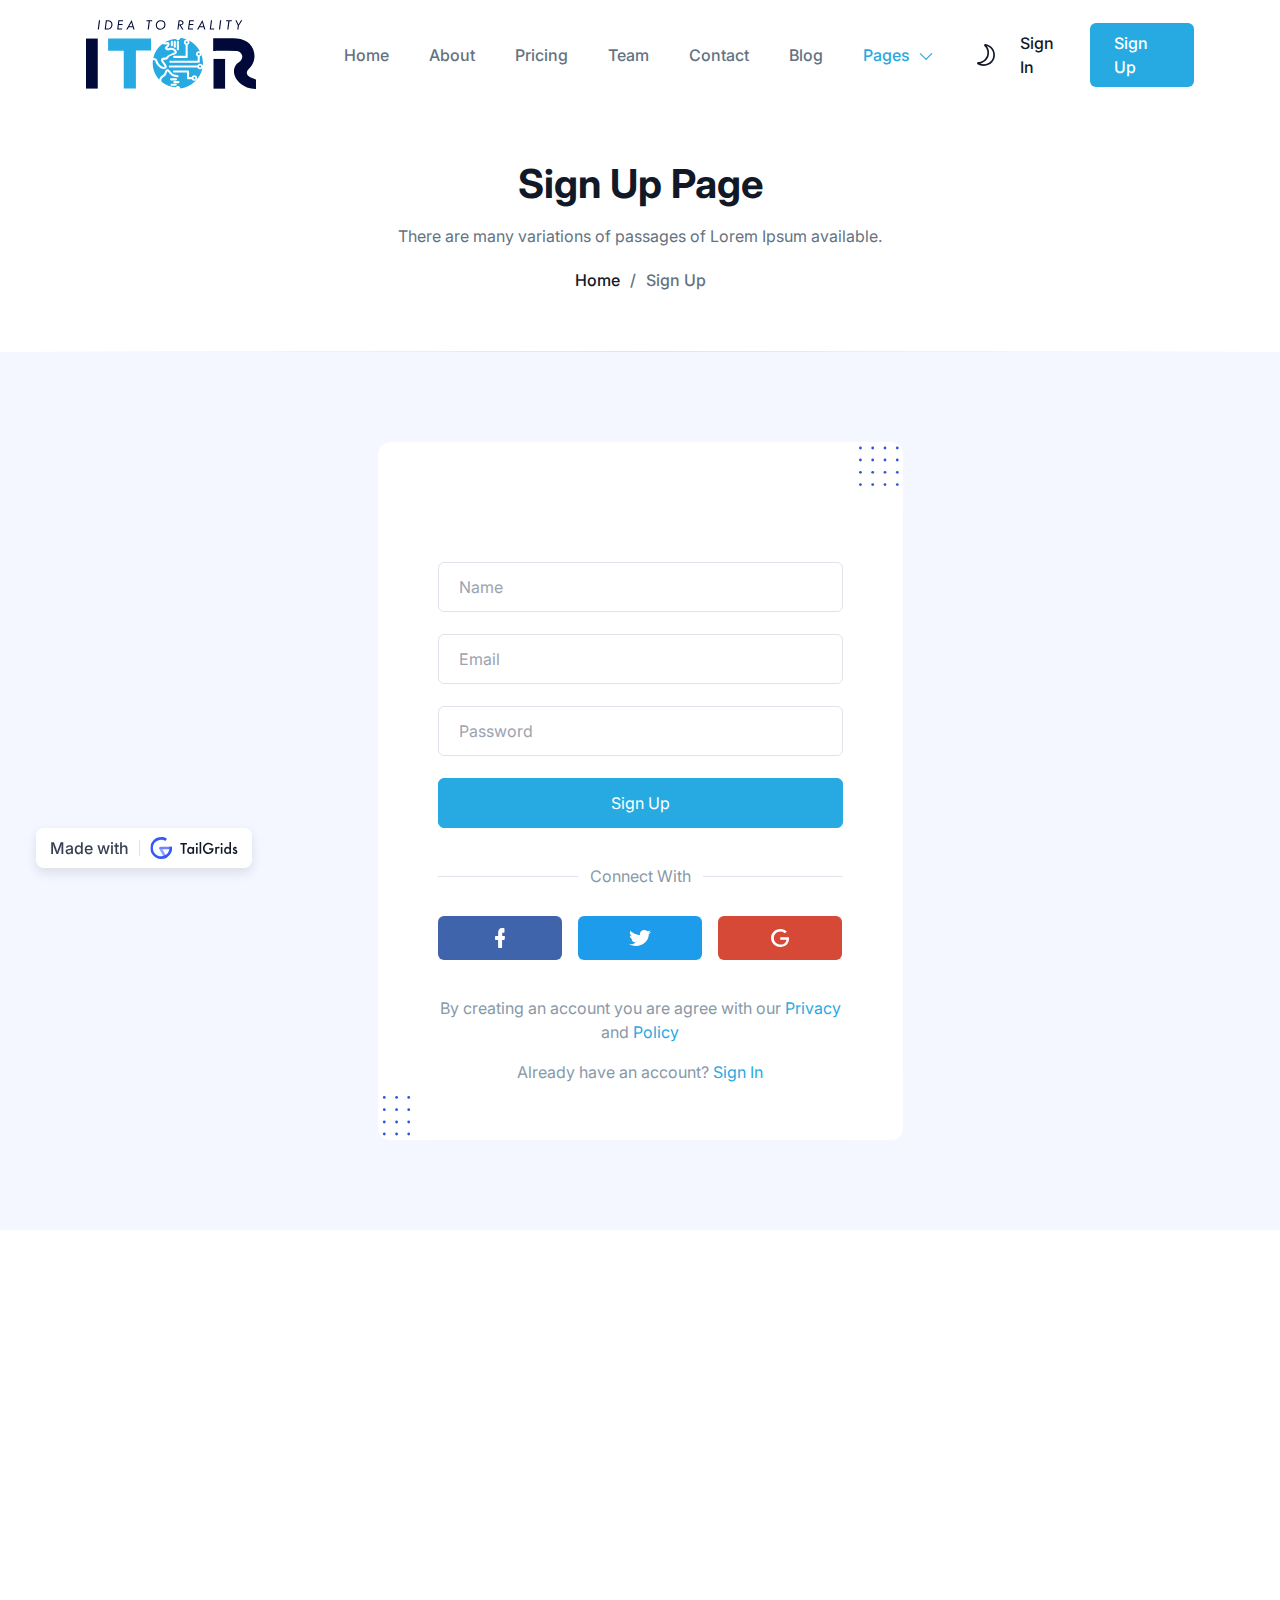
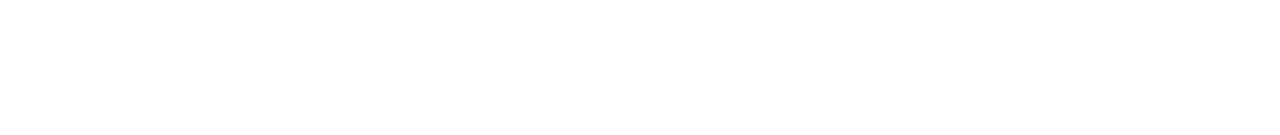
<file: signup.html>
<!DOCTYPE html>
<html lang="en">

<head>
  <meta charset="UTF-8" />
  <meta http-equiv="X-UA-Compatible" content="IE=edge" />
  <meta name="viewport" content="width=device-width, initial-scale=1.0" />
  <title>Sign Up | Play Tailwind</title>
  <link rel="shortcut icon" href="assets/images/favicon.png" type="image/x-icon" />
  <link rel="stylesheet" href="assets/css/animate.css" />
  <link rel="stylesheet" href="assets/css/tailwind.css" />

  <!-- ==== WOW JS ==== -->
  <script src="assets/js/wow.min.js"></script>
  <script>
    new WOW().init();
  </script>
</head>

<body>
  <!-- ====== Navbar Section Start -->
  <div class="absolute top-0 left-0 z-40 flex items-center w-full bg-transparent ud-header">
    <div class="container">
      <div class="relative flex items-center justify-between -mx-4">
        <div class="max-w-full px-4 w-60">
          <a href="index.html" class="block w-full py-5 navbar-logo">
            <img src="assets/images/logo/logo.svg" alt="logo" class="w-full dark:hidden" />
            <img src="assets/images/logo/logo-white.svg" alt="logo" class="hidden w-full dark:block" />
          </a>
        </div>
        <div class="flex items-center justify-between w-full px-4">
          <div>
            <button id="navbarToggler"
              class="absolute right-4 top-1/2 block -translate-y-1/2 rounded-lg px-3 py-[6px] ring-primary focus:ring-2 lg:hidden">
              <span class="relative my-[6px] block h-[2px] w-[30px] bg-dark dark:bg-white"></span>
              <span class="relative my-[6px] block h-[2px] w-[30px] bg-dark dark:bg-white"></span>
              <span class="relative my-[6px] block h-[2px] w-[30px] bg-dark dark:bg-white"></span>
            </button>
            <nav id="navbarCollapse"
              class="absolute right-4 top-full hidden w-full max-w-[250px] rounded-lg bg-white dark:bg-dark-2 py-5 shadow-lg lg:static lg:block lg:w-full lg:max-w-full lg:bg-transparent dark:lg:bg-transparent lg:py-0 lg:px-4 lg:shadow-none xl:px-6">
              <ul class="blcok lg:flex 2xl:ml-20">
                <li class="relative group">
                  <a href="#home"
                    class="flex py-2 mx-8 text-base font-medium ud-menu-scroll text-dark dark:text-white group-hover:text-primary lg:mr-0 lg:inline-flex lg:py-6 lg:px-0 lg:text-body-color dark:lg:text-dark-6">
                    Home
                  </a>
                </li>
                <li class="relative group">
                  <a href="/#about"
                    class="flex py-2 mx-8 text-base font-medium ud-menu-scroll text-dark dark:text-white group-hover:text-primary lg:mr-0 lg:ml-7 lg:inline-flex lg:py-6 lg:px-0 lg:text-body-color dark:lg:text-dark-6 xl:ml-10">
                    About
                  </a>
                </li>
                <li class="relative group">
                  <a href="/#pricing"
                    class="flex py-2 mx-8 text-base font-medium ud-menu-scroll text-dark dark:text-white group-hover:text-primary lg:mr-0 lg:ml-7 lg:inline-flex lg:py-6 lg:px-0 lg:text-body-color dark:lg:text-dark-6 xl:ml-10">
                    Pricing
                  </a>
                </li>
                <li class="relative group">
                  <a href="/#team"
                    class="flex py-2 mx-8 text-base font-medium ud-menu-scroll text-dark dark:text-white group-hover:text-primary lg:mr-0 lg:ml-7 lg:inline-flex lg:py-6 lg:px-0 lg:text-body-color dark:lg:text-dark-6 xl:ml-10">
                    Team
                  </a>
                </li>
                <li class="relative group">
                  <a href="/#contact"
                    class="flex py-2 mx-8 text-base font-medium ud-menu-scroll text-dark dark:text-white group-hover:text-primary lg:mr-0 lg:ml-7 lg:inline-flex lg:py-6 lg:px-0 lg:text-body-color dark:lg:text-dark-6 xl:ml-10">
                    Contact
                  </a>
                </li>
                <li class="relative group">
                  <a href="blog-grids.html"
                    class="flex py-2 mx-8 text-base font-medium ud-menu-scroll text-dark dark:text-white group-hover:text-primary lg:mr-0 lg:ml-7 lg:inline-flex lg:py-6 lg:px-0 lg:text-body-color dark:lg:text-dark-6 xl:ml-10">
                    Blog
                  </a>
                </li>
                <li class="relative submenu-item group">
                  <a href="javascript:void(0)"
                    class="relative flex items-center justify-between py-2 mx-8 text-base font-medium text-primary group-hover:text-primary lg:mr-0 lg:ml-8 lg:inline-flex lg:py-6 lg:pl-0 lg:pr-4 xl:ml-10">
                    Pages

                    <svg class="ml-2 fill-current" width="16" height="20" viewBox="0 0 16 20" fill="none"
                      xmlns="http://www.w3.org/2000/svg">
                      <path
                        d="M7.99999 14.9C7.84999 14.9 7.72499 14.85 7.59999 14.75L1.84999 9.10005C1.62499 8.87505 1.62499 8.52505 1.84999 8.30005C2.07499 8.07505 2.42499 8.07505 2.64999 8.30005L7.99999 13.525L13.35 8.25005C13.575 8.02505 13.925 8.02505 14.15 8.25005C14.375 8.47505 14.375 8.82505 14.15 9.05005L8.39999 14.7C8.27499 14.825 8.14999 14.9 7.99999 14.9Z" />
                    </svg>
                  </a>
                  <div
                    class="submenu relative top-full left-0 hidden w-[250px] rounded-sm bg-white dark:bg-dark-2 p-4 transition-[top] duration-300 group-hover:opacity-100 lg:invisible lg:absolute lg:top-[110%] lg:block lg:opacity-0 lg:shadow-lg lg:group-hover:visible lg:group-hover:top-full">
                    <a href="about.html"
                      class="block rounded py-[10px] px-4 text-sm text-body-color dark:text-dark-6 hover:text-primary dark:hover:text-primary">
                      About Page
                    </a>
                    <a href="pricing.html"
                      class="block rounded py-[10px] px-4 text-sm text-body-color dark:text-dark-6 hover:text-primary dark:hover:text-primary">
                      Pricing Page
                    </a>
                    <a href="contact.html"
                      class="block rounded py-[10px] px-4 text-sm text-body-color dark:text-dark-6 hover:text-primary dark:hover:text-primary">
                      Contact Page
                    </a>
                    <a href="blog-grids.html"
                      class="block rounded py-[10px] px-4 text-sm text-body-color dark:text-dark-6 hover:text-primary dark:hover:text-primary">
                      Blog Grid Page
                    </a>
                    <a href="blog-details.html"
                      class="block rounded py-[10px] px-4 text-sm text-body-color dark:text-dark-6 hover:text-primary dark:hover:text-primary">
                      Blog Details Page
                    </a>
                    <a href="signup.html"
                      class="block rounded py-[10px] px-4 text-sm text-primary hover:text-primary dark:hover:text-primary">
                      Sign Up Page
                    </a>
                    <a href="signin.html"
                      class="block rounded py-[10px] px-4 text-sm text-body-color dark:text-dark-6 hover:text-primary dark:hover:text-primary">
                      Sign In Page
                    </a>
                    <a href="404.html"
                      class="block rounded py-[10px] px-4 text-sm text-body-color dark:text-dark-6 hover:text-primary dark:hover:text-primary">
                      404 Page
                    </a>
                  </div>
                </li>
              </ul>
            </nav>
          </div>
          <div class="flex items-center justify-end pr-16 lg:pr-0">
            <label for="themeSwitcher" class="inline-flex items-center cursor-pointer" aria-label="themeSwitcher"
              name="themeSwitcher">
              <input type="checkbox" name="themeSwitcher" id="themeSwitcher" class="sr-only" />
              <span class="block text-dark dark:hidden dark:text-white">
                <svg
                  class="fill-current"
                  width="24"
                  height="24"
                  viewBox="0 0 24 24"
                  fill="none"
                  xmlns="http://www.w3.org/2000/svg"
                >
                  <path
                    d="M13.3125 1.50001C12.675 1.31251 12.0375 1.16251 11.3625 1.05001C10.875 0.975006 10.35 1.23751 10.1625 1.68751C9.93751 2.13751 10.05 2.70001 10.425 3.00001C13.0875 5.47501 14.0625 9.11251 12.975 12.525C11.775 16.3125 8.25001 18.975 4.16251 19.0875C3.63751 19.0875 3.22501 19.425 3.07501 19.9125C2.92501 20.4 3.15001 20.925 3.56251 21.1875C4.50001 21.75 5.43751 22.2 6.37501 22.5C7.46251 22.8375 8.58751 22.9875 9.71251 22.9875C11.625 22.9875 13.5 22.5 15.1875 21.5625C17.85 20.1 19.725 17.7375 20.55 14.8875C22.1625 9.26251 18.975 3.37501 13.3125 1.50001ZM18.9375 14.4C18.2625 16.8375 16.6125 18.825 14.4 20.0625C12.075 21.3375 9.41251 21.6 6.90001 20.85C6.63751 20.775 6.33751 20.6625 6.07501 20.55C10.05 19.7625 13.35 16.9125 14.5875 13.0125C15.675 9.56251 15 5.92501 12.7875 3.07501C17.5875 4.68751 20.2875 9.67501 18.9375 14.4Z"
                  />
                </svg>
              </span>
              <span class="hidden text-dark dark:block dark:text-white">
                <svg
                  class="fill-current"
                  width="24"
                  height="24"
                  viewBox="0 0 24 24"
                  fill="none"
                  xmlns="http://www.w3.org/2000/svg"
                >
                  <g clip-path="url(#clip0_2172_3070)">
                    <path
                      d="M12 6.89999C9.18752 6.89999 6.90002 9.18749 6.90002 12C6.90002 14.8125 9.18752 17.1 12 17.1C14.8125 17.1 17.1 14.8125 17.1 12C17.1 9.18749 14.8125 6.89999 12 6.89999ZM12 15.4125C10.125 15.4125 8.58752 13.875 8.58752 12C8.58752 10.125 10.125 8.58749 12 8.58749C13.875 8.58749 15.4125 10.125 15.4125 12C15.4125 13.875 13.875 15.4125 12 15.4125Z"
                    />
                    <path
                      d="M12 4.2375C12.45 4.2375 12.8625 3.8625 12.8625 3.375V1.5C12.8625 1.05 12.4875 0.637497 12 0.637497C11.55 0.637497 11.1375 1.0125 11.1375 1.5V3.4125C11.175 3.8625 11.55 4.2375 12 4.2375Z"
                    />
                    <path
                      d="M12 19.7625C11.55 19.7625 11.1375 20.1375 11.1375 20.625V22.5C11.1375 22.95 11.5125 23.3625 12 23.3625C12.45 23.3625 12.8625 22.9875 12.8625 22.5V20.5875C12.8625 20.1375 12.45 19.7625 12 19.7625Z"
                    />
                    <path
                      d="M18.1125 6.74999C18.3375 6.74999 18.5625 6.67499 18.7125 6.48749L19.9125 5.28749C20.25 4.94999 20.25 4.42499 19.9125 4.08749C19.575 3.74999 19.05 3.74999 18.7125 4.08749L17.5125 5.28749C17.175 5.62499 17.175 6.14999 17.5125 6.48749C17.6625 6.67499 17.8875 6.74999 18.1125 6.74999Z"
                    />
                    <path
                      d="M5.32501 17.5125L4.12501 18.675C3.78751 19.0125 3.78751 19.5375 4.12501 19.875C4.27501 20.025 4.50001 20.1375 4.72501 20.1375C4.95001 20.1375 5.17501 20.0625 5.32501 19.875L6.52501 18.675C6.86251 18.3375 6.86251 17.8125 6.52501 17.475C6.18751 17.175 5.62501 17.175 5.32501 17.5125Z"
                    />
                    <path
                      d="M22.5 11.175H20.5875C20.1375 11.175 19.725 11.55 19.725 12.0375C19.725 12.4875 20.1 12.9 20.5875 12.9H22.5C22.95 12.9 23.3625 12.525 23.3625 12.0375C23.3625 11.55 22.95 11.175 22.5 11.175Z"
                    />
                    <path
                      d="M4.23751 12C4.23751 11.55 3.86251 11.1375 3.37501 11.1375H1.50001C1.05001 11.1375 0.637512 11.5125 0.637512 12C0.637512 12.45 1.01251 12.8625 1.50001 12.8625H3.41251C3.86251 12.8625 4.23751 12.45 4.23751 12Z"
                    />
                    <path
                      d="M18.675 17.5125C18.3375 17.175 17.8125 17.175 17.475 17.5125C17.1375 17.85 17.1375 18.375 17.475 18.7125L18.675 19.9125C18.825 20.0625 19.05 20.175 19.275 20.175C19.5 20.175 19.725 20.1 19.875 19.9125C20.2125 19.575 20.2125 19.05 19.875 18.7125L18.675 17.5125Z"
                    />
                    <path
                      d="M5.32501 4.125C4.98751 3.7875 4.46251 3.7875 4.12501 4.125C3.78751 4.4625 3.78751 4.9875 4.12501 5.325L5.32501 6.525C5.47501 6.675 5.70001 6.7875 5.92501 6.7875C6.15001 6.7875 6.37501 6.7125 6.52501 6.525C6.86251 6.1875 6.86251 5.6625 6.52501 5.325L5.32501 4.125Z"
                    />
                  </g>
                  <defs>
                    <clipPath id="clip0_2172_3070">
                      <rect width="24" height="24" fill="white" />
                    </clipPath>
                  </defs>
                </svg>
              </span>
            </label>
            <div class="hidden sm:flex">
              <a href="signin.html"
                class="loginBtn py-2 px-[22px] text-base font-medium text-dark dark:text-white hover:opacity-70">
                Sign In
              </a>
              <a href="signup.html"
                class="px-6 py-2 text-base font-medium text-white duration-300 ease-in-out rounded-md signUpBtn bg-primary hover:bg-blue-dark">
                Sign Up
              </a>
            </div>
          </div>
        </div>
      </div>
    </div>
  </div>
  <!-- ====== Navbar Section End -->

  <!-- ====== Banner Section Start -->
  <div class="relative z-10 overflow-hidden pt-[120px] pb-[60px] md:pt-[130px] lg:pt-[160px] dark:bg-dark">
    <div
      class="absolute bottom-0 left-0 w-full h-px bg-gradient-to-r from-stroke/0 via-stroke dark:via-dark-3 to-stroke/0">
    </div>
    <div class="container">
      <div class="flex flex-wrap items-center -mx-4">
        <div class="w-full px-4">
          <div class="text-center">
            <h1 class="mb-4 text-3xl font-bold text-dark dark:text-white sm:text-4xl md:text-[40px] md:leading-[1.2]">
              Sign Up Page</h1>
            <p class="mb-5 text-base text-body-color dark:text-dark-6">
              There are many variations of passages of Lorem Ipsum available.
            </p>

            <ul class="flex items-center justify-center gap-[10px]">
              <li>
                <a href="index.html"
                  class="flex items-center gap-[10px] text-base font-medium text-dark dark:text-white">
                  Home
                </a>
              </li>
              <li>
                <a href="javascript:void(0)" class="flex items-center gap-[10px] text-base font-medium text-body-color">
                  <span class="text-body-color dark:text-dark-6"> / </span>
                  Sign Up
                </a>
              </li>
            </ul>
          </div>
        </div>
      </div>
    </div>
  </div>
  <!-- ====== Banner Section End -->

  <!-- ====== Forms Section Start -->
  <section class="bg-[#F4F7FF] py-14 lg:py-[90px] dark:bg-dark">
    <div class="container">
      <div class="flex flex-wrap -mx-4">
        <div class="w-full px-4">
          <div
            class="wow fadeInUp relative mx-auto max-w-[525px] overflow-hidden rounded-xl shadow-form bg-white dark:bg-dark-2 py-14 px-8 text-center sm:px-12 md:px-[60px]"
            data-wow-delay=".15s">
            <div class="mb-10 text-center">
              <a href="javascript:void(0)" class="mx-auto inline-block max-w-[160px]">
                <img src="assets/images/logo/logo.svg" alt="logo" class="dark:hidden" />
                <img src="assets/images/logo/logo-white.svg" alt="logo" class="hidden dark:block" />
              </a>
            </div>
            <form>
              <div class="mb-[22px]">
                <input type="text" placeholder="Name"
                  class="w-full px-5 py-3 text-base transition bg-transparent border rounded-md outline-none border-stroke dark:border-dark-3 text-body-color dark:text-dark-6 placeholder:text-dark-6 focus:border-primary dark:focus:border-primary focus-visible:shadow-none" />
              </div>
              <div class="mb-[22px]">
                <input type="email" placeholder="Email"
                  class="w-full px-5 py-3 text-base transition bg-transparent border rounded-md outline-none border-stroke dark:border-dark-3 text-body-color dark:text-dark-6 placeholder:text-dark-6 focus:border-primary dark:focus:border-primary focus-visible:shadow-none" />
              </div>
              <div class="mb-[22px]">
                <input type="password" placeholder="Password"
                  class="w-full px-5 py-3 text-base transition bg-transparent border rounded-md outline-none border-stroke dark:border-dark-3 text-body-color dark:text-dark-6 placeholder:text-dark-6 focus:border-primary dark:focus:border-primary focus-visible:shadow-none" />
              </div>
              <div class="mb-9">
                <input type="submit" value="Sign Up"
                  class="w-full px-5 py-3 text-base text-white transition duration-300 ease-in-out border rounded-md cursor-pointer border-primary bg-primary hover:bg-blue-dark" />
              </div>
            </form>
            <span class="relative block text-center z-1 mb-7">
              <span class="absolute left-0 block w-full h-px -z-1 top-1/2 bg-stroke dark:bg-dark-3"></span>
              <span class="relative z-10 inline-block px-3 text-base bg-white dark:bg-dark-2 text-body-secondary">Connect With</span>
            </span>
            <ul class="flex justify-between -mx-2 mb-9">
              <li class="w-full px-2">
                <a href="javascript:void(0)"
                  class="flex h-11 items-center justify-center rounded-md bg-[#4064AC] transition hover:bg-opacity-90">
                  <svg width="10" height="20" viewBox="0 0 10 20" fill="none" xmlns="http://www.w3.org/2000/svg">
                    <path
                      d="M9.29878 8H7.74898H7.19548V7.35484V5.35484V4.70968H7.74898H8.91133C9.21575 4.70968 9.46483 4.45161 9.46483 4.06452V0.645161C9.46483 0.290323 9.24343 0 8.91133 0H6.89106C4.70474 0 3.18262 1.80645 3.18262 4.48387V7.29032V7.93548H2.62912H0.747223C0.359774 7.93548 0 8.29032 0 8.80645V11.129C0 11.5806 0.304424 12 0.747223 12H2.57377H3.12727V12.6452V19.129C3.12727 19.5806 3.43169 20 3.87449 20H6.47593C6.64198 20 6.78036 19.9032 6.89106 19.7742C7.00176 19.6452 7.08478 19.4194 7.08478 19.2258V12.6774V12.0323H7.66596H8.91133C9.2711 12.0323 9.54785 11.7742 9.6032 11.3871V11.3548V11.3226L9.99065 9.09677C10.0183 8.87097 9.99065 8.6129 9.8246 8.35484C9.76925 8.19355 9.52018 8.03226 9.29878 8Z"
                      fill="white" />
                  </svg>
                </a>
              </li>
              <li class="w-full px-2">
                <a href="javascript:void(0)"
                  class="flex h-11 items-center justify-center rounded-md bg-[#1C9CEA] transition hover:bg-opacity-90">
                  <svg width="22" height="16" viewBox="0 0 22 16" fill="none" xmlns="http://www.w3.org/2000/svg">
                    <path
                      d="M19.5516 2.75538L20.9 1.25245C21.2903 0.845401 21.3968 0.53229 21.4323 0.375734C20.3677 0.939335 19.3742 1.1272 18.7355 1.1272H18.4871L18.3452 1.00196C17.4935 0.344423 16.429 0 15.2935 0C12.8097 0 10.8581 1.81605 10.8581 3.91389C10.8581 4.03914 10.8581 4.22701 10.8935 4.35225L11 4.97847L10.2548 4.94716C5.7129 4.82192 1.9871 1.37769 1.38387 0.782779C0.390323 2.34834 0.958064 3.85127 1.56129 4.79061L2.76774 6.54403L0.851613 5.6047C0.887097 6.91977 1.45484 7.95303 2.55484 8.7045L3.5129 9.33072L2.55484 9.67515C3.15806 11.272 4.50645 11.9296 5.5 12.18L6.8129 12.4932L5.57097 13.2446C3.58387 14.4971 1.1 14.4031 0 14.3092C2.23548 15.6869 4.89677 16 6.74194 16C8.12581 16 9.15484 15.8748 9.40322 15.7808C19.3387 13.7143 19.8 5.8865 19.8 4.32094V4.10176L20.0129 3.97652C21.2194 2.97456 21.7161 2.44227 22 2.12916C21.8935 2.16047 21.7516 2.22309 21.6097 2.2544L19.5516 2.75538Z"
                      fill="white" />
                  </svg>
                </a>
              </li>
              <li class="w-full px-2">
                <a href="javascript:void(0)"
                  class="flex h-11 items-center justify-center rounded-md bg-[#D64937] transition hover:bg-opacity-90">
                  <svg width="18" height="18" viewBox="0 0 18 18" fill="none" xmlns="http://www.w3.org/2000/svg">
                    <path
                      d="M17.8477 8.17132H9.29628V10.643H15.4342C15.1065 14.0743 12.2461 15.5574 9.47506 15.5574C5.95916 15.5574 2.8306 12.8821 2.8306 9.01461C2.8306 5.29251 5.81018 2.47185 9.47506 2.47185C12.2759 2.47185 13.9742 4.24567 13.9742 4.24567L15.7024 2.47185C15.7024 2.47185 13.3783 0.000145544 9.35587 0.000145544C4.05223 -0.0289334 0 4.30383 0 8.98553C0 13.5218 3.81386 18 9.44526 18C14.4212 18 17.9967 14.7141 17.9967 9.79974C18.0264 8.78198 17.8477 8.17132 17.8477 8.17132Z"
                      fill="white" />
                  </svg>
                </a>
              </li>
            </ul>

            <p class="mb-4 text-base text-body-secondary">
              By creating an account you are agree with our
              <a href="javascript:void(0)" class="text-primary hover:underline">
                Privacy
              </a>
              and
              <a href="javascript:void(0)" class="text-primary hover:underline">
                Policy
              </a>
            </p>

            <p class="text-base text-body-secondary">
              Already have an account?
              <a href="signin.html" class="text-primary hover:underline">
                Sign In
              </a>
            </p>

            <div>
              <span class="absolute top-1 right-1">
                <svg width="40" height="40" viewBox="0 0 40 40" fill="none" xmlns="http://www.w3.org/2000/svg">
                  <circle cx="1.39737" cy="38.6026" r="1.39737" transform="rotate(-90 1.39737 38.6026)"
                    fill="#3056D3" />
                  <circle cx="1.39737" cy="1.99122" r="1.39737" transform="rotate(-90 1.39737 1.99122)"
                    fill="#3056D3" />
                  <circle cx="13.6943" cy="38.6026" r="1.39737" transform="rotate(-90 13.6943 38.6026)"
                    fill="#3056D3" />
                  <circle cx="13.6943" cy="1.99122" r="1.39737" transform="rotate(-90 13.6943 1.99122)"
                    fill="#3056D3" />
                  <circle cx="25.9911" cy="38.6026" r="1.39737" transform="rotate(-90 25.9911 38.6026)"
                    fill="#3056D3" />
                  <circle cx="25.9911" cy="1.99122" r="1.39737" transform="rotate(-90 25.9911 1.99122)"
                    fill="#3056D3" />
                  <circle cx="38.288" cy="38.6026" r="1.39737" transform="rotate(-90 38.288 38.6026)" fill="#3056D3" />
                  <circle cx="38.288" cy="1.99122" r="1.39737" transform="rotate(-90 38.288 1.99122)" fill="#3056D3" />
                  <circle cx="1.39737" cy="26.3057" r="1.39737" transform="rotate(-90 1.39737 26.3057)"
                    fill="#3056D3" />
                  <circle cx="13.6943" cy="26.3057" r="1.39737" transform="rotate(-90 13.6943 26.3057)"
                    fill="#3056D3" />
                  <circle cx="25.9911" cy="26.3057" r="1.39737" transform="rotate(-90 25.9911 26.3057)"
                    fill="#3056D3" />
                  <circle cx="38.288" cy="26.3057" r="1.39737" transform="rotate(-90 38.288 26.3057)" fill="#3056D3" />
                  <circle cx="1.39737" cy="14.0086" r="1.39737" transform="rotate(-90 1.39737 14.0086)"
                    fill="#3056D3" />
                  <circle cx="13.6943" cy="14.0086" r="1.39737" transform="rotate(-90 13.6943 14.0086)"
                    fill="#3056D3" />
                  <circle cx="25.9911" cy="14.0086" r="1.39737" transform="rotate(-90 25.9911 14.0086)"
                    fill="#3056D3" />
                  <circle cx="38.288" cy="14.0086" r="1.39737" transform="rotate(-90 38.288 14.0086)" fill="#3056D3" />
                </svg>
              </span>
              <span class="absolute left-1 bottom-1">
                <svg width="29" height="40" viewBox="0 0 29 40" fill="none" xmlns="http://www.w3.org/2000/svg">
                  <circle cx="2.288" cy="25.9912" r="1.39737" transform="rotate(-90 2.288 25.9912)" fill="#3056D3" />
                  <circle cx="14.5849" cy="25.9911" r="1.39737" transform="rotate(-90 14.5849 25.9911)"
                    fill="#3056D3" />
                  <circle cx="26.7216" cy="25.9911" r="1.39737" transform="rotate(-90 26.7216 25.9911)"
                    fill="#3056D3" />
                  <circle cx="2.288" cy="13.6944" r="1.39737" transform="rotate(-90 2.288 13.6944)" fill="#3056D3" />
                  <circle cx="14.5849" cy="13.6943" r="1.39737" transform="rotate(-90 14.5849 13.6943)"
                    fill="#3056D3" />
                  <circle cx="26.7216" cy="13.6943" r="1.39737" transform="rotate(-90 26.7216 13.6943)"
                    fill="#3056D3" />
                  <circle cx="2.288" cy="38.0087" r="1.39737" transform="rotate(-90 2.288 38.0087)" fill="#3056D3" />
                  <circle cx="2.288" cy="1.39739" r="1.39737" transform="rotate(-90 2.288 1.39739)" fill="#3056D3" />
                  <circle cx="14.5849" cy="38.0089" r="1.39737" transform="rotate(-90 14.5849 38.0089)"
                    fill="#3056D3" />
                  <circle cx="26.7216" cy="38.0089" r="1.39737" transform="rotate(-90 26.7216 38.0089)"
                    fill="#3056D3" />
                  <circle cx="14.5849" cy="1.39761" r="1.39737" transform="rotate(-90 14.5849 1.39761)"
                    fill="#3056D3" />
                  <circle cx="26.7216" cy="1.39761" r="1.39737" transform="rotate(-90 26.7216 1.39761)"
                    fill="#3056D3" />
                </svg>
              </span>
            </div>
          </div>
        </div>
      </div>
    </div>
  </section>
  <!-- ====== Forms Section End -->

  <!-- ====== Footer Section Start -->
  <footer class="wow fadeInUp relative z-10 bg-[#090E34] pt-20 lg:pt-[100px]" data-wow-delay=".15s">
    <div class="container">
      <div class="flex flex-wrap -mx-4">
        <div class="w-full px-4 sm:w-1/2 md:w-1/2 lg:w-4/12 xl:w-3/12">
          <div class="w-full mb-10">
            <a href="javascript:void(0)" class="mb-6 inline-block max-w-[160px]">
              <img src="assets/images/logo/logo-white.svg" alt="logo" class="max-w-full" />
            </a>
            <p class="mb-8 max-w-[270px] text-base text-gray-7">
              We create digital experiences for brands and companies by using
              technology.
            </p>
            <div class="flex items-center -mx-3">
              <a href="javascript:void(0)" class="px-3 text-gray-7 hover:text-white">
                <svg width="22" height="22" viewBox="0 0 22 22" fill="none" xmlns="http://www.w3.org/2000/svg"
                  class="fill-current">
                  <path
                    d="M16.294 8.86875H14.369H13.6815V8.18125V6.05V5.3625H14.369H15.8128C16.1909 5.3625 16.5003 5.0875 16.5003 4.675V1.03125C16.5003 0.653125 16.2253 0.34375 15.8128 0.34375H13.3034C10.5878 0.34375 8.69714 2.26875 8.69714 5.12187V8.1125V8.8H8.00964H5.67214C5.19089 8.8 4.74402 9.17812 4.74402 9.72812V12.2031C4.74402 12.6844 5.12214 13.1313 5.67214 13.1313H7.94089H8.62839V13.8188V20.7281C8.62839 21.2094 9.00652 21.6562 9.55652 21.6562H12.7878C12.994 21.6562 13.1659 21.5531 13.3034 21.4156C13.4409 21.2781 13.544 21.0375 13.544 20.8312V13.8531V13.1656H14.2659H15.8128C16.2596 13.1656 16.6034 12.8906 16.6721 12.4781V12.4438V12.4094L17.1534 10.0375C17.1878 9.79688 17.1534 9.52187 16.9471 9.24687C16.8784 9.075 16.569 8.90312 16.294 8.86875Z" />
                </svg>
              </a>
              <a href="javascript:void(0)" class="px-3 text-gray-7 hover:text-white">
                <svg width="22" height="22" viewBox="0 0 22 22" fill="none" xmlns="http://www.w3.org/2000/svg"
                  class="fill-current">
                  <path
                    d="M20.1236 5.91236C20.2461 5.76952 20.0863 5.58286 19.905 5.64972C19.5004 5.79896 19.1306 5.8974 18.5837 5.95817C19.2564 5.58362 19.5693 5.04828 19.8237 4.39259C19.885 4.23443 19.7 4.09092 19.5406 4.16647C18.8931 4.47345 18.1945 4.70121 17.4599 4.83578C16.7338 4.11617 15.6988 3.6665 14.5539 3.6665C12.3554 3.6665 10.5725 5.32454 10.5725 7.36908C10.5725 7.65933 10.6081 7.94206 10.6752 8.21276C7.51486 8.06551 4.6968 6.71359 2.73896 4.64056C2.60477 4.49848 2.36128 4.51734 2.27772 4.69063C2.05482 5.15296 1.93056 5.66584 1.93056 6.20582C1.93056 7.49014 2.6332 8.62331 3.70132 9.28732C3.22241 9.27293 2.76441 9.17961 2.34234 9.02125C2.13684 8.94416 1.90127 9.07964 1.92888 9.28686C2.14084 10.8781 3.42915 12.1909 5.09205 12.5011C4.75811 12.586 4.40639 12.6311 4.04253 12.6311C3.95431 12.6311 3.86685 12.6284 3.78019 12.6231C3.55967 12.6094 3.38044 12.8067 3.47499 12.9954C4.09879 14.2404 5.44575 15.1096 7.0132 15.1367C5.65077 16.13 3.93418 16.7218 2.06882 16.7218C1.83882 16.7218 1.74015 17.0175 1.9442 17.1178C3.52016 17.8924 5.31487 18.3332 7.22182 18.3332C14.545 18.3332 18.549 12.6914 18.549 7.79843C18.549 7.63827 18.545 7.47811 18.5377 7.31945C19.1321 6.92012 19.6664 6.44528 20.1236 5.91236Z" />
                </svg>
              </a>
              <a href="javascript:void(0)" class="px-3 text-gray-7 hover:text-white">
                <svg width="22" height="22" viewBox="0 0 22 22" fill="none" xmlns="http://www.w3.org/2000/svg"
                  class="fill-current">
                  <path
                    d="M11.0297 14.4305C12.9241 14.4305 14.4598 12.8948 14.4598 11.0004C14.4598 9.10602 12.9241 7.57031 11.0297 7.57031C9.13529 7.57031 7.59958 9.10602 7.59958 11.0004C7.59958 12.8948 9.13529 14.4305 11.0297 14.4305Z" />
                  <path
                    d="M14.7554 1.8335H7.24463C4.25807 1.8335 1.83334 4.25823 1.83334 7.24479V14.6964C1.83334 17.7421 4.25807 20.1668 7.24463 20.1668H14.6962C17.7419 20.1668 20.1667 17.7421 20.1667 14.7555V7.24479C20.1667 4.25823 17.7419 1.8335 14.7554 1.8335ZM11.0296 15.4948C8.51614 15.4948 6.53496 13.4545 6.53496 11.0002C6.53496 8.54586 8.54571 6.50554 11.0296 6.50554C13.4839 6.50554 15.4946 8.54586 15.4946 11.0002C15.4946 13.4545 13.5134 15.4948 11.0296 15.4948ZM17.2393 6.91952C16.9436 7.24479 16.5 7.42221 15.9973 7.42221C15.5538 7.42221 15.1102 7.24479 14.7554 6.91952C14.4301 6.59425 14.2527 6.18027 14.2527 5.67758C14.2527 5.17489 14.4301 4.79049 14.7554 4.43565C15.0807 4.08081 15.4946 3.90339 15.9973 3.90339C16.4409 3.90339 16.914 4.08081 17.2393 4.40608C17.535 4.79049 17.7419 5.23403 17.7419 5.70715C17.7124 6.18027 17.535 6.59425 17.2393 6.91952Z" />
                  <path
                    d="M16.0276 4.96777C15.6432 4.96777 15.318 5.29304 15.318 5.67745C15.318 6.06186 15.6432 6.38713 16.0276 6.38713C16.412 6.38713 16.7373 6.06186 16.7373 5.67745C16.7373 5.29304 16.4416 4.96777 16.0276 4.96777Z" />
                </svg>
              </a>
              <a href="javascript:void(0)" class="px-3 text-gray-7 hover:text-white">
                <svg width="22" height="22" viewBox="0 0 22 22" fill="none" xmlns="http://www.w3.org/2000/svg"
                  class="fill-current">
                  <path
                    d="M18.8065 1.8335H3.16399C2.42474 1.8335 1.83334 2.42489 1.83334 3.16414V18.8362C1.83334 19.5459 2.42474 20.1668 3.16399 20.1668H18.7473C19.4866 20.1668 20.078 19.5754 20.078 18.8362V3.13457C20.1371 2.42489 19.5457 1.8335 18.8065 1.8335ZM7.24464 17.4168H4.55379V8.69371H7.24464V17.4168ZM5.88443 7.48135C4.99733 7.48135 4.31721 6.77167 4.31721 5.91414C4.31721 5.05661 5.0269 4.34694 5.88443 4.34694C6.74196 4.34694 7.45163 5.05661 7.45163 5.91414C7.45163 6.77167 6.8011 7.48135 5.88443 7.48135ZM17.4463 17.4168H14.7554V13.1883C14.7554 12.183 14.7258 10.8523 13.336 10.8523C11.9167 10.8523 11.7097 11.976 11.7097 13.0996V17.4168H9.01884V8.69371H11.6506V9.90608H11.6801C12.0645 9.1964 12.9221 8.48672 14.2527 8.48672C17.0027 8.48672 17.5054 10.2609 17.5054 12.6856V17.4168H17.4463Z" />
                </svg>
              </a>
            </div>
          </div>
        </div>
        <div class="w-full px-4 sm:w-1/2 md:w-1/2 lg:w-2/12 xl:w-2/12">
          <div class="w-full mb-10">
            <h4 class="text-lg font-semibold text-white mb-9">About Us</h4>
            <ul>
              <li>
                <a href="javascript:void(0)" class="inline-block mb-3 text-base text-gray-7 hover:text-primary">
                  Home
                </a>
              </li>
              <li>
                <a href="javascript:void(0)" class="inline-block mb-3 text-base text-gray-7 hover:text-primary">
                  Features
                </a>
              </li>
              <li>
                <a href="javascript:void(0)" class="inline-block mb-3 text-base text-gray-7 hover:text-primary">
                  About
                </a>
              </li>
              <li>
                <a href="javascript:void(0)" class="inline-block mb-3 text-base text-gray-7 hover:text-primary">
                  Testimonial
                </a>
              </li>
            </ul>
          </div>
        </div>
        <div class="w-full px-4 sm:w-1/2 md:w-1/2 lg:w-3/12 xl:w-2/12">
          <div class="w-full mb-10">
            <h4 class="text-lg font-semibold text-white mb-9">Features</h4>
            <ul>
              <li>
                <a href="javascript:void(0)" class="inline-block mb-3 text-base text-gray-7 hover:text-primary">
                  How it works
                </a>
              </li>
              <li>
                <a href="javascript:void(0)" class="inline-block mb-3 text-base text-gray-7 hover:text-primary">
                  Privacy policy
                </a>
              </li>
              <li>
                <a href="javascript:void(0)" class="inline-block mb-3 text-base text-gray-7 hover:text-primary">
                  Terms of Service
                </a>
              </li>
              <li>
                <a href="javascript:void(0)" class="inline-block mb-3 text-base text-gray-7 hover:text-primary">
                  Refund policy
                </a>
              </li>
            </ul>
          </div>
        </div>
        <div class="w-full px-4 sm:w-1/2 md:w-1/2 lg:w-3/12 xl:w-2/12">
          <div class="w-full mb-10">
            <h4 class="text-lg font-semibold text-white mb-9">
              Our Products
            </h4>
            <ul>
              <li>
                <a href="javascript:void(0)" class="inline-block mb-3 text-base text-gray-7 hover:text-primary">
                  LineIcons
                </a>
              </li>
              <li>
                <a href="javascript:void(0)" class="inline-block mb-3 text-base text-gray-7 hover:text-primary">
                  Ecommerce HTML
                </a>
              </li>
              <li>
                <a href="javascript:void(0)" class="inline-block mb-3 text-base text-gray-7 hover:text-primary">
                  TailAdmin
                </a>
              </li>
              <li>
                <a href="javascript:void(0)" class="inline-block mb-3 text-base text-gray-7 hover:text-primary">
                  PlainAdmin
                </a>
              </li>
            </ul>
          </div>
        </div>
        <div class="w-full px-4 md:w-2/3 lg:w-6/12 xl:w-3/12">
          <div class="w-full mb-10">
            <h4 class="text-lg font-semibold text-white mb-9">Latest blog</h4>
            <div class="flex flex-col gap-8">
              <a href="blog-details.html" class="group flex items-center gap-[22px]">
                <div class="overflow-hidden rounded">
                  <img src="./assets/images/blog/blog-footer-01.jpg" alt="blog">
                </div>
                <span class="max-w-[180px] text-gray-7 text-base group-hover:text-white">
                  I think really important to design with...
                </span>
              </a>
              <a href="blog-details.html" class="group flex items-center gap-[22px]">
                <div class="overflow-hidden rounded">
                  <img src="./assets/images/blog/blog-footer-02.jpg" alt="blog">
                </div>
                <span class="max-w-[180px] text-gray-7 text-base group-hover:text-white">
                  Recognizing the need is the primary...
                </span>
              </a>
            </div>
          </div>
        </div>
      </div>
    </div>

    <div class="mt-12 border-t border-[#8890A4] border-opacity-40 py-8 lg:mt-[60px]">
      <div class="container">
        <div class="flex flex-wrap -mx-4">
          <div class="w-full px-4 md:w-2/3 lg:w-1/2">
            <div class="my-1">
              <div class="flex items-center justify-center -mx-3 md:justify-start">
                <a href="javascript:void(0)" class="px-3 text-base text-gray-7 hover:text-white hover:underline">
                  Privacy policy
                </a>
                <a href="javascript:void(0)" class="px-3 text-base text-gray-7 hover:text-white hover:underline">
                  Legal notice
                </a>
                <a href="javascript:void(0)" class="px-3 text-base text-gray-7 hover:text-white hover:underline">
                  Terms of service
                </a>
              </div>
            </div>
          </div>
          <div class="w-full px-4 md:w-1/3 lg:w-1/2">
            <div class="flex justify-center my-1 md:justify-end">
              <p class="text-base text-gray-7">
                Designed and Developed by
                <a href="https://tailgrids.com" rel="nofollow noopner" target="_blank"
                  class="text-gray-1 hover:underline">
                  TailGrids and UIdeck
                </a>
              </p>
            </div>
          </div>
        </div>
      </div>
    </div>

    <div>
      <span class="absolute left-0 top-0 z-[-1]">
        <img src="assets/images/footer/shape-1.svg" alt="" />
      </span>

      <span class="absolute bottom-0 right-0 z-[-1]">
        <img src="assets/images/footer/shape-3.svg" alt="" />
      </span>

      <span class="absolute top-0 right-0 z-[-1]">
        <svg width="102" height="102" viewBox="0 0 102 102" fill="none" xmlns="http://www.w3.org/2000/svg">
          <path
            d="M1.8667 33.1956C2.89765 33.1956 3.7334 34.0318 3.7334 35.0633C3.7334 36.0947 2.89765 36.9309 1.8667 36.9309C0.835744 36.9309 4.50645e-08 36.0947 0 35.0633C-4.50645e-08 34.0318 0.835744 33.1956 1.8667 33.1956Z"
            fill="white" fill-opacity="0.08"></path>
          <path
            d="M18.2939 33.1956C19.3249 33.1956 20.1606 34.0318 20.1606 35.0633C20.1606 36.0947 19.3249 36.9309 18.2939 36.9309C17.263 36.9309 16.4272 36.0947 16.4272 35.0633C16.4272 34.0318 17.263 33.1956 18.2939 33.1956Z"
            fill="white" fill-opacity="0.08"></path>
          <path
            d="M34.7209 33.195C35.7519 33.195 36.5876 34.0311 36.5876 35.0626C36.5876 36.0941 35.7519 36.9303 34.7209 36.9303C33.69 36.9303 32.8542 36.0941 32.8542 35.0626C32.8542 34.0311 33.69 33.195 34.7209 33.195Z"
            fill="white" fill-opacity="0.08"></path>
          <path
            d="M50.9341 33.195C51.965 33.195 52.8008 34.0311 52.8008 35.0626C52.8008 36.0941 51.965 36.9303 50.9341 36.9303C49.9031 36.9303 49.0674 36.0941 49.0674 35.0626C49.0674 34.0311 49.9031 33.195 50.9341 33.195Z"
            fill="white" fill-opacity="0.08"></path>
          <path
            d="M1.8667 16.7605C2.89765 16.7605 3.7334 17.5966 3.7334 18.6281C3.7334 19.6596 2.89765 20.4957 1.8667 20.4957C0.835744 20.4957 4.50645e-08 19.6596 0 18.6281C-4.50645e-08 17.5966 0.835744 16.7605 1.8667 16.7605Z"
            fill="white" fill-opacity="0.08"></path>
          <path
            d="M18.2939 16.7605C19.3249 16.7605 20.1606 17.5966 20.1606 18.6281C20.1606 19.6596 19.3249 20.4957 18.2939 20.4957C17.263 20.4957 16.4272 19.6596 16.4272 18.6281C16.4272 17.5966 17.263 16.7605 18.2939 16.7605Z"
            fill="white" fill-opacity="0.08"></path>
          <path
            d="M34.7209 16.7605C35.7519 16.7605 36.5876 17.5966 36.5876 18.6281C36.5876 19.6596 35.7519 20.4957 34.7209 20.4957C33.69 20.4957 32.8542 19.6596 32.8542 18.6281C32.8542 17.5966 33.69 16.7605 34.7209 16.7605Z"
            fill="white" fill-opacity="0.08"></path>
          <path
            d="M50.9341 16.7605C51.965 16.7605 52.8008 17.5966 52.8008 18.6281C52.8008 19.6596 51.965 20.4957 50.9341 20.4957C49.9031 20.4957 49.0674 19.6596 49.0674 18.6281C49.0674 17.5966 49.9031 16.7605 50.9341 16.7605Z"
            fill="white" fill-opacity="0.08"></path>
          <path
            d="M1.8667 0.324951C2.89765 0.324951 3.7334 1.16115 3.7334 2.19261C3.7334 3.22408 2.89765 4.06024 1.8667 4.06024C0.835744 4.06024 4.50645e-08 3.22408 0 2.19261C-4.50645e-08 1.16115 0.835744 0.324951 1.8667 0.324951Z"
            fill="white" fill-opacity="0.08"></path>
          <path
            d="M18.2939 0.324951C19.3249 0.324951 20.1606 1.16115 20.1606 2.19261C20.1606 3.22408 19.3249 4.06024 18.2939 4.06024C17.263 4.06024 16.4272 3.22408 16.4272 2.19261C16.4272 1.16115 17.263 0.324951 18.2939 0.324951Z"
            fill="white" fill-opacity="0.08"></path>
          <path
            d="M34.7209 0.325302C35.7519 0.325302 36.5876 1.16147 36.5876 2.19293C36.5876 3.2244 35.7519 4.06056 34.7209 4.06056C33.69 4.06056 32.8542 3.2244 32.8542 2.19293C32.8542 1.16147 33.69 0.325302 34.7209 0.325302Z"
            fill="white" fill-opacity="0.08"></path>
          <path
            d="M50.9341 0.325302C51.965 0.325302 52.8008 1.16147 52.8008 2.19293C52.8008 3.2244 51.965 4.06056 50.9341 4.06056C49.9031 4.06056 49.0674 3.2244 49.0674 2.19293C49.0674 1.16147 49.9031 0.325302 50.9341 0.325302Z"
            fill="white" fill-opacity="0.08"></path>
          <path
            d="M66.9037 33.1956C67.9346 33.1956 68.7704 34.0318 68.7704 35.0633C68.7704 36.0947 67.9346 36.9309 66.9037 36.9309C65.8727 36.9309 65.037 36.0947 65.037 35.0633C65.037 34.0318 65.8727 33.1956 66.9037 33.1956Z"
            fill="white" fill-opacity="0.08"></path>
          <path
            d="M83.3307 33.1956C84.3616 33.1956 85.1974 34.0318 85.1974 35.0633C85.1974 36.0947 84.3616 36.9309 83.3307 36.9309C82.2997 36.9309 81.464 36.0947 81.464 35.0633C81.464 34.0318 82.2997 33.1956 83.3307 33.1956Z"
            fill="white" fill-opacity="0.08"></path>
          <path
            d="M99.7576 33.1956C100.789 33.1956 101.624 34.0318 101.624 35.0633C101.624 36.0947 100.789 36.9309 99.7576 36.9309C98.7266 36.9309 97.8909 36.0947 97.8909 35.0633C97.8909 34.0318 98.7266 33.1956 99.7576 33.1956Z"
            fill="white" fill-opacity="0.08"></path>
          <path
            d="M66.9037 16.7605C67.9346 16.7605 68.7704 17.5966 68.7704 18.6281C68.7704 19.6596 67.9346 20.4957 66.9037 20.4957C65.8727 20.4957 65.037 19.6596 65.037 18.6281C65.037 17.5966 65.8727 16.7605 66.9037 16.7605Z"
            fill="white" fill-opacity="0.08"></path>
          <path
            d="M83.3307 16.7605C84.3616 16.7605 85.1974 17.5966 85.1974 18.6281C85.1974 19.6596 84.3616 20.4957 83.3307 20.4957C82.2997 20.4957 81.464 19.6596 81.464 18.6281C81.464 17.5966 82.2997 16.7605 83.3307 16.7605Z"
            fill="white" fill-opacity="0.08"></path>
          <path
            d="M99.7576 16.7605C100.789 16.7605 101.624 17.5966 101.624 18.6281C101.624 19.6596 100.789 20.4957 99.7576 20.4957C98.7266 20.4957 97.8909 19.6596 97.8909 18.6281C97.8909 17.5966 98.7266 16.7605 99.7576 16.7605Z"
            fill="white" fill-opacity="0.08"></path>
          <path
            d="M66.9037 0.324966C67.9346 0.324966 68.7704 1.16115 68.7704 2.19261C68.7704 3.22408 67.9346 4.06024 66.9037 4.06024C65.8727 4.06024 65.037 3.22408 65.037 2.19261C65.037 1.16115 65.8727 0.324966 66.9037 0.324966Z"
            fill="white" fill-opacity="0.08"></path>
          <path
            d="M83.3307 0.324951C84.3616 0.324951 85.1974 1.16115 85.1974 2.19261C85.1974 3.22408 84.3616 4.06024 83.3307 4.06024C82.2997 4.06024 81.464 3.22408 81.464 2.19261C81.464 1.16115 82.2997 0.324951 83.3307 0.324951Z"
            fill="white" fill-opacity="0.08"></path>
          <path
            d="M99.7576 0.324951C100.789 0.324951 101.624 1.16115 101.624 2.19261C101.624 3.22408 100.789 4.06024 99.7576 4.06024C98.7266 4.06024 97.8909 3.22408 97.8909 2.19261C97.8909 1.16115 98.7266 0.324951 99.7576 0.324951Z"
            fill="white" fill-opacity="0.08"></path>
          <path
            d="M1.8667 82.2029C2.89765 82.2029 3.7334 83.039 3.7334 84.0705C3.7334 85.102 2.89765 85.9382 1.8667 85.9382C0.835744 85.9382 4.50645e-08 85.102 0 84.0705C-4.50645e-08 83.039 0.835744 82.2029 1.8667 82.2029Z"
            fill="white" fill-opacity="0.08"></path>
          <path
            d="M18.2939 82.2029C19.3249 82.2029 20.1606 83.039 20.1606 84.0705C20.1606 85.102 19.3249 85.9382 18.2939 85.9382C17.263 85.9382 16.4272 85.102 16.4272 84.0705C16.4272 83.039 17.263 82.2029 18.2939 82.2029Z"
            fill="white" fill-opacity="0.08"></path>
          <path
            d="M34.7209 82.2026C35.7519 82.2026 36.5876 83.0387 36.5876 84.0702C36.5876 85.1017 35.7519 85.9378 34.7209 85.9378C33.69 85.9378 32.8542 85.1017 32.8542 84.0702C32.8542 83.0387 33.69 82.2026 34.7209 82.2026Z"
            fill="white" fill-opacity="0.08"></path>
          <path
            d="M50.9341 82.2026C51.965 82.2026 52.8008 83.0387 52.8008 84.0702C52.8008 85.1017 51.965 85.9378 50.9341 85.9378C49.9031 85.9378 49.0674 85.1017 49.0674 84.0702C49.0674 83.0387 49.9031 82.2026 50.9341 82.2026Z"
            fill="white" fill-opacity="0.08"></path>
          <path
            d="M1.8667 65.7677C2.89765 65.7677 3.7334 66.6039 3.7334 67.6353C3.7334 68.6668 2.89765 69.503 1.8667 69.503C0.835744 69.503 4.50645e-08 68.6668 0 67.6353C-4.50645e-08 66.6039 0.835744 65.7677 1.8667 65.7677Z"
            fill="white" fill-opacity="0.08"></path>
          <path
            d="M18.2939 65.7677C19.3249 65.7677 20.1606 66.6039 20.1606 67.6353C20.1606 68.6668 19.3249 69.503 18.2939 69.503C17.263 69.503 16.4272 68.6668 16.4272 67.6353C16.4272 66.6039 17.263 65.7677 18.2939 65.7677Z"
            fill="white" fill-opacity="0.08"></path>
          <path
            d="M34.7209 65.7674C35.7519 65.7674 36.5876 66.6036 36.5876 67.635C36.5876 68.6665 35.7519 69.5027 34.7209 69.5027C33.69 69.5027 32.8542 68.6665 32.8542 67.635C32.8542 66.6036 33.69 65.7674 34.7209 65.7674Z"
            fill="white" fill-opacity="0.08"></path>
          <path
            d="M50.9341 65.7674C51.965 65.7674 52.8008 66.6036 52.8008 67.635C52.8008 68.6665 51.965 69.5027 50.9341 69.5027C49.9031 69.5027 49.0674 68.6665 49.0674 67.635C49.0674 66.6036 49.9031 65.7674 50.9341 65.7674Z"
            fill="white" fill-opacity="0.08"></path>
          <path
            d="M1.8667 98.2644C2.89765 98.2644 3.7334 99.1005 3.7334 100.132C3.7334 101.163 2.89765 102 1.8667 102C0.835744 102 4.50645e-08 101.163 0 100.132C-4.50645e-08 99.1005 0.835744 98.2644 1.8667 98.2644Z"
            fill="white" fill-opacity="0.08"></path>
          <path
            d="M1.8667 49.3322C2.89765 49.3322 3.7334 50.1684 3.7334 51.1998C3.7334 52.2313 2.89765 53.0675 1.8667 53.0675C0.835744 53.0675 4.50645e-08 52.2313 0 51.1998C-4.50645e-08 50.1684 0.835744 49.3322 1.8667 49.3322Z"
            fill="white" fill-opacity="0.08"></path>
          <path
            d="M18.2939 98.2644C19.3249 98.2644 20.1606 99.1005 20.1606 100.132C20.1606 101.163 19.3249 102 18.2939 102C17.263 102 16.4272 101.163 16.4272 100.132C16.4272 99.1005 17.263 98.2644 18.2939 98.2644Z"
            fill="white" fill-opacity="0.08"></path>
          <path
            d="M18.2939 49.3322C19.3249 49.3322 20.1606 50.1684 20.1606 51.1998C20.1606 52.2313 19.3249 53.0675 18.2939 53.0675C17.263 53.0675 16.4272 52.2313 16.4272 51.1998C16.4272 50.1684 17.263 49.3322 18.2939 49.3322Z"
            fill="white" fill-opacity="0.08"></path>
          <path
            d="M34.7209 98.2647C35.7519 98.2647 36.5876 99.1008 36.5876 100.132C36.5876 101.164 35.7519 102 34.7209 102C33.69 102 32.8542 101.164 32.8542 100.132C32.8542 99.1008 33.69 98.2647 34.7209 98.2647Z"
            fill="white" fill-opacity="0.08"></path>
          <path
            d="M50.9341 98.2647C51.965 98.2647 52.8008 99.1008 52.8008 100.132C52.8008 101.164 51.965 102 50.9341 102C49.9031 102 49.0674 101.164 49.0674 100.132C49.0674 99.1008 49.9031 98.2647 50.9341 98.2647Z"
            fill="white" fill-opacity="0.08"></path>
          <path
            d="M34.7209 49.3326C35.7519 49.3326 36.5876 50.1687 36.5876 51.2002C36.5876 52.2317 35.7519 53.0678 34.7209 53.0678C33.69 53.0678 32.8542 52.2317 32.8542 51.2002C32.8542 50.1687 33.69 49.3326 34.7209 49.3326Z"
            fill="white" fill-opacity="0.08"></path>
          <path
            d="M50.9341 49.3326C51.965 49.3326 52.8008 50.1687 52.8008 51.2002C52.8008 52.2317 51.965 53.0678 50.9341 53.0678C49.9031 53.0678 49.0674 52.2317 49.0674 51.2002C49.0674 50.1687 49.9031 49.3326 50.9341 49.3326Z"
            fill="white" fill-opacity="0.08"></path>
          <path
            d="M66.9037 82.2029C67.9346 82.2029 68.7704 83.0391 68.7704 84.0705C68.7704 85.102 67.9346 85.9382 66.9037 85.9382C65.8727 85.9382 65.037 85.102 65.037 84.0705C65.037 83.0391 65.8727 82.2029 66.9037 82.2029Z"
            fill="white" fill-opacity="0.08"></path>
          <path
            d="M83.3307 82.2029C84.3616 82.2029 85.1974 83.0391 85.1974 84.0705C85.1974 85.102 84.3616 85.9382 83.3307 85.9382C82.2997 85.9382 81.464 85.102 81.464 84.0705C81.464 83.0391 82.2997 82.2029 83.3307 82.2029Z"
            fill="white" fill-opacity="0.08"></path>
          <path
            d="M99.7576 82.2029C100.789 82.2029 101.624 83.039 101.624 84.0705C101.624 85.102 100.789 85.9382 99.7576 85.9382C98.7266 85.9382 97.8909 85.102 97.8909 84.0705C97.8909 83.039 98.7266 82.2029 99.7576 82.2029Z"
            fill="white" fill-opacity="0.08"></path>
          <path
            d="M66.9037 65.7674C67.9346 65.7674 68.7704 66.6036 68.7704 67.635C68.7704 68.6665 67.9346 69.5027 66.9037 69.5027C65.8727 69.5027 65.037 68.6665 65.037 67.635C65.037 66.6036 65.8727 65.7674 66.9037 65.7674Z"
            fill="white" fill-opacity="0.08"></path>
          <path
            d="M83.3307 65.7677C84.3616 65.7677 85.1974 66.6039 85.1974 67.6353C85.1974 68.6668 84.3616 69.503 83.3307 69.503C82.2997 69.503 81.464 68.6668 81.464 67.6353C81.464 66.6039 82.2997 65.7677 83.3307 65.7677Z"
            fill="white" fill-opacity="0.08"></path>
          <path
            d="M99.7576 65.7677C100.789 65.7677 101.624 66.6039 101.624 67.6353C101.624 68.6668 100.789 69.503 99.7576 69.503C98.7266 69.503 97.8909 68.6668 97.8909 67.6353C97.8909 66.6039 98.7266 65.7677 99.7576 65.7677Z"
            fill="white" fill-opacity="0.08"></path>
          <path
            d="M66.9037 98.2644C67.9346 98.2644 68.7704 99.1005 68.7704 100.132C68.7704 101.163 67.9346 102 66.9037 102C65.8727 102 65.037 101.163 65.037 100.132C65.037 99.1005 65.8727 98.2644 66.9037 98.2644Z"
            fill="white" fill-opacity="0.08"></path>
          <path
            d="M66.9037 49.3322C67.9346 49.3322 68.7704 50.1684 68.7704 51.1998C68.7704 52.2313 67.9346 53.0675 66.9037 53.0675C65.8727 53.0675 65.037 52.2313 65.037 51.1998C65.037 50.1684 65.8727 49.3322 66.9037 49.3322Z"
            fill="white" fill-opacity="0.08"></path>
          <path
            d="M83.3307 98.2644C84.3616 98.2644 85.1974 99.1005 85.1974 100.132C85.1974 101.163 84.3616 102 83.3307 102C82.2997 102 81.464 101.163 81.464 100.132C81.464 99.1005 82.2997 98.2644 83.3307 98.2644Z"
            fill="white" fill-opacity="0.08"></path>
          <path
            d="M83.3307 49.3322C84.3616 49.3322 85.1974 50.1684 85.1974 51.1998C85.1974 52.2313 84.3616 53.0675 83.3307 53.0675C82.2997 53.0675 81.464 52.2313 81.464 51.1998C81.464 50.1684 82.2997 49.3322 83.3307 49.3322Z"
            fill="white" fill-opacity="0.08"></path>
          <path
            d="M99.7576 98.2644C100.789 98.2644 101.624 99.1005 101.624 100.132C101.624 101.163 100.789 102 99.7576 102C98.7266 102 97.8909 101.163 97.8909 100.132C97.8909 99.1005 98.7266 98.2644 99.7576 98.2644Z"
            fill="white" fill-opacity="0.08"></path>
          <path
            d="M99.7576 49.3322C100.789 49.3322 101.624 50.1684 101.624 51.1998C101.624 52.2313 100.789 53.0675 99.7576 53.0675C98.7266 53.0675 97.8909 52.2313 97.8909 51.1998C97.8909 50.1684 98.7266 49.3322 99.7576 49.3322Z"
            fill="white" fill-opacity="0.08"></path>
        </svg>
      </span>
    </div>
  </footer>
  <!-- ====== Footer Section End -->

  <!-- ====== Back To Top Start -->
  <a href="javascript:void(0)"
    class="back-to-top fixed bottom-8 right-8 left-auto z-[999] hidden h-10 w-10 items-center justify-center rounded-md bg-primary text-white shadow-md transition duration-300 ease-in-out hover:bg-dark">
    <span class="mt-[6px] h-3 w-3 rotate-45 border-t border-l border-white"></span>
  </a>
  <!-- ====== Back To Top End -->

  <!-- ====== Made With Button Start -->
  <a target="_blank" rel="nofollow noopener"
    class="inline-flex items-center gap-[10px] py-2 px-[14px] rounded-lg bg-white dark:bg-dark-2 shadow-2 fixed bottom-8 left-4 sm:left-9 z-[999]"
    href="https://tailgrids.com/">
    <span class="text-base font-medium text-dark-3 dark:text-dark-6">
      Made with
    </span>
    <span class="block w-px h-4 bg-stroke dark:bg-dark-3"></span>
    <span class="block max-w-[88px] w-full">
      <img src="./assets/images/brands/tailgrids.svg" alt="tailgrids" class="dark:hidden">
      <img src="./assets/images/brands/tailgrids-white.svg" alt="tailgrids" class="hidden dark:block">
    </span>
  </a>
  <!-- ====== Made With Button End -->

  <!-- ====== All Scripts -->
  <script src="assets/js/main.js"></script>
</body>

</html>
</file>
